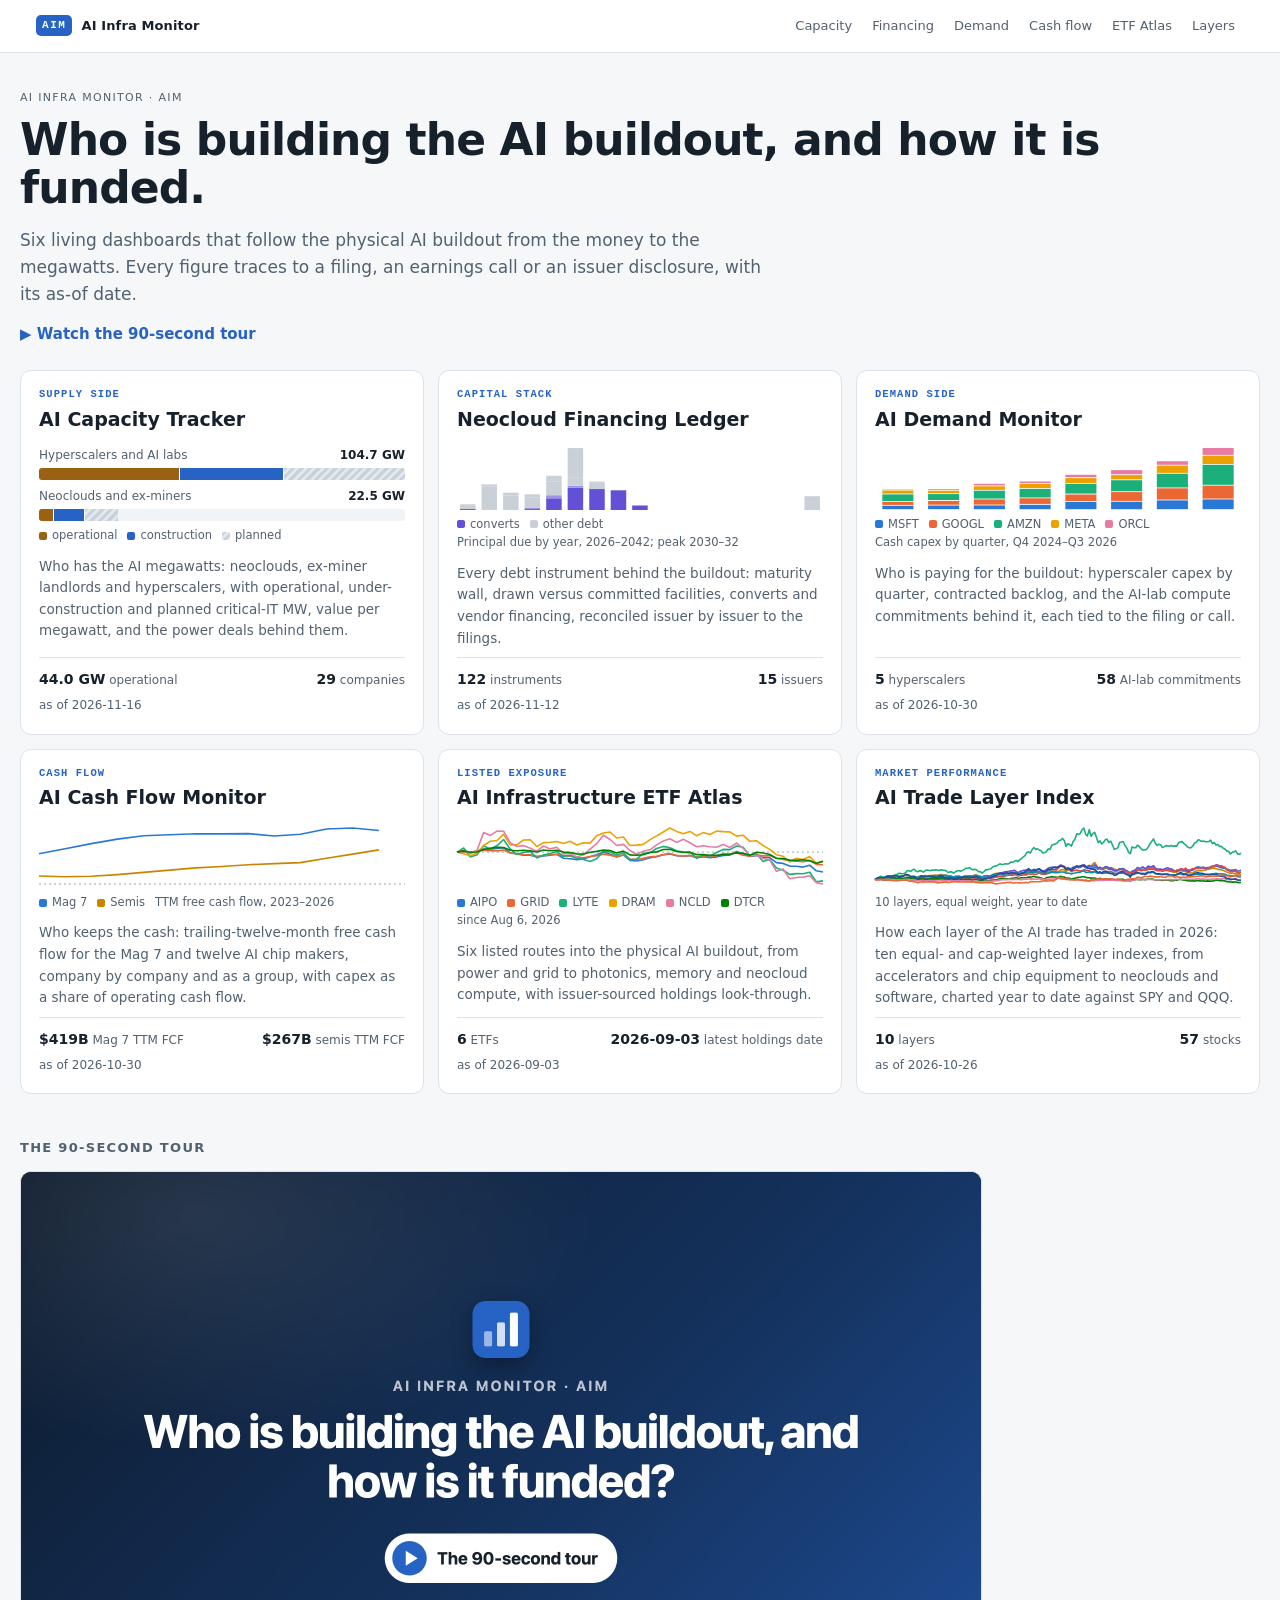
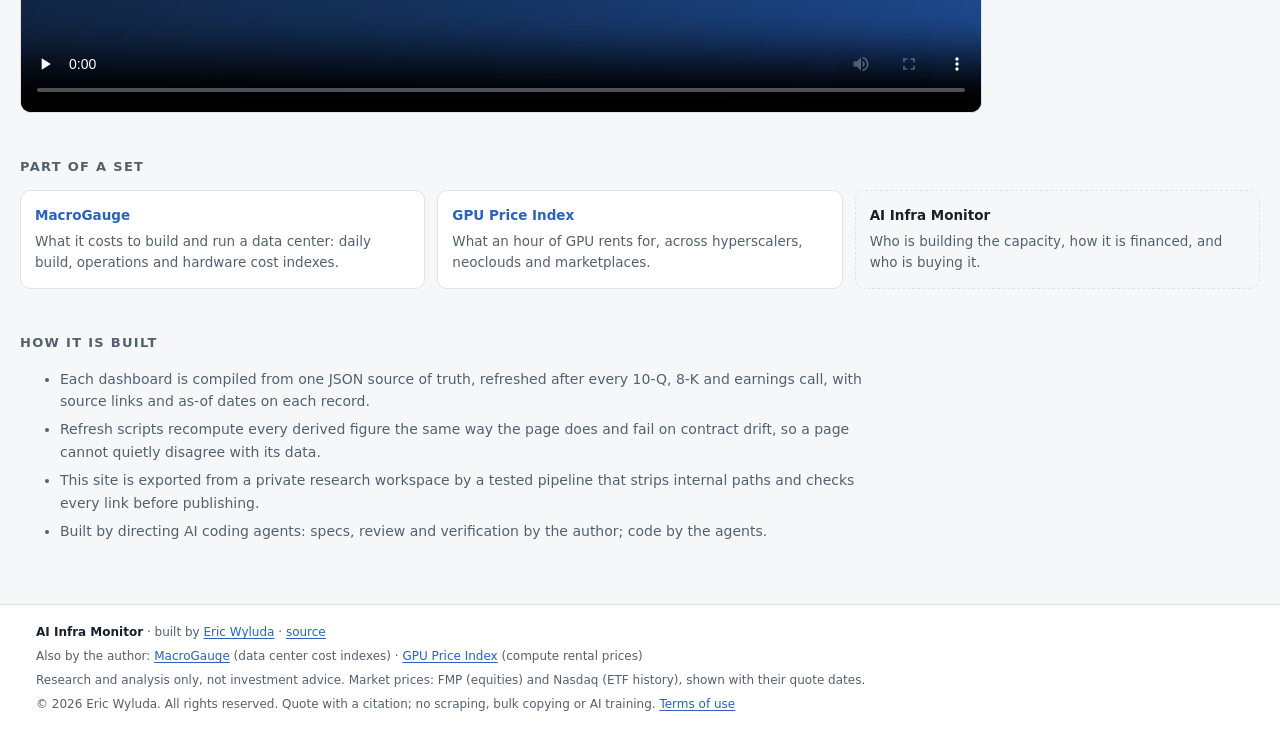
<file: site/index.html>
<!doctype html>
<html lang="en">
<head>
<meta charset="utf-8" />
<meta name="viewport" content="width=device-width, initial-scale=1" />
<title>AI Infra Monitor · who is building the AI buildout, and how it is funded</title>
<!-- © 2026 Eric Wyluda. All rights reserved. Terms: https://ewyluda.github.io/ai-infra-monitor/terms.html · AIM canary 242a3ced-c0e2-472b-8a07-06ca97b03cf8 --><meta name="tdm-reservation" content="1" /><meta name="tdm-policy" content="https://ewyluda.github.io/ai-infra-monitor/terms.html" /><meta name="robots" content="noai, noimageai" /><meta name="description" content="Living dashboards on the AI infrastructure buildout: neocloud megawatts, the financing stack behind them, hyperscaler and AI-lab demand, the free cash flow of the Mag 7 and the chip makers, the listed ETF map, and how each layer of the AI trade has traded. Compiled from SEC filings and company disclosures." /><link rel="canonical" href="https://ewyluda.github.io/ai-infra-monitor/" /><link rel="icon" href="assets/favicon.svg" type="image/svg+xml" /><link rel="apple-touch-icon" href="assets/apple-touch-icon.png" /><meta name="theme-color" content="#F6F7F9" /><meta property="og:type" content="website" /><meta property="og:site_name" content="AI Infra Monitor" /><meta property="og:title" content="AI Infra Monitor · who is building the AI buildout, and how it is funded" /><meta property="og:description" content="Living dashboards on the AI infrastructure buildout: neocloud megawatts, the financing stack behind them, hyperscaler and AI-lab demand, the free cash flow of the Mag 7 and the chip makers, the listed ETF map, and how each layer of the AI trade has traded. Compiled from SEC filings and company disclosures." /><meta property="og:url" content="https://ewyluda.github.io/ai-infra-monitor/" /><meta property="og:image" content="https://ewyluda.github.io/ai-infra-monitor/assets/og-image.png" /><meta property="og:image:width" content="1200" /><meta property="og:image:height" content="630" /><meta property="og:image:alt" content="AI Infra Monitor: who is building the AI buildout, and how it is funded." /><meta name="twitter:card" content="summary_large_image" />
<link rel="stylesheet" href="assets/brand.css" />
</head>
<body class="aim-page">
<header class="aim-bar"><div class="aim-bar-in"><a class="aim-brand" href="index.html"><span class="aim-mark">AIM</span><span>AI Infra Monitor</span></a><nav class="aim-nav" aria-label="Dashboards"><a href="neocloud-capacity-tracker.html">Capacity</a><a href="neocloud-financing-ledger.html">Financing</a><a href="ai-demand-monitor.html">Demand</a><a href="ai-cash-flow-monitor.html">Cash flow</a><a href="ai-infrastructure-etf-atlas.html">ETF Atlas</a><a href="ai-trade-layer-index.html">Layers</a></nav></div></header>
<main class="aim-main">
<p class="aim-kicker">AI Infra Monitor · AIM</p>
<h1>Who is building the AI buildout, and how it is funded.</h1>
<p class="aim-lede">Six living dashboards that follow the physical AI buildout from the money to the megawatts. Every
figure traces to a filing, an earnings call or an issuer disclosure, with its as-of date.</p>
<p class="aim-tour-link"><a href="#tour">▶ Watch the 90-second tour</a></p>
<div class="aim-grid"><a class="aim-card" href="neocloud-capacity-tracker.html"><span class="aim-card-tag">Supply side</span><h2>AI Capacity Tracker</h2><div class="aim-preview" aria-hidden="true"><div class="aim-hbar"><span>Hyperscalers and AI labs</span><b>104.7 GW</b><div class="aim-hbar-track"><i class="aim-seg-op" style="width:38.33%"></i><i class="aim-seg-con" style="width:28.41%"></i><i class="aim-seg-plan" style="width:33.26%"></i></div></div><div class="aim-hbar"><span>Neoclouds and ex-miners</span><b>22.5 GW</b><div class="aim-hbar-track"><i class="aim-seg-op" style="width:3.74%"></i><i class="aim-seg-con" style="width:8.56%"></i><i class="aim-seg-plan" style="width:9.20%"></i></div></div><div class="aim-preview-cap"><span class="aim-key"><i style="background:#9A6210"></i>operational</span><span class="aim-key"><i style="background:#2763C4"></i>construction</span><span class="aim-key"><i style="background:repeating-linear-gradient(135deg,#C9D1DA 0 3px,#E3E8EE 3px 6px)"></i>planned</span></div></div><p>Who has the AI megawatts: neoclouds, ex-miner landlords and hyperscalers, with operational, under-construction and planned critical-IT MW, value per megawatt, and the power deals behind them.</p><div class="aim-stat"><span><b>44.0 GW</b> operational</span><span><b>29</b> companies</span><span class="aim-asof">as of 2026-11-16</span></div></a><a class="aim-card" href="neocloud-financing-ledger.html"><span class="aim-card-tag">Capital stack</span><h2>Neocloud Financing Ledger</h2><div class="aim-preview" aria-hidden="true"><svg class="aim-preview-plot" viewBox="0 0 300 64" preserveAspectRatio="none"><rect x="2.5" y="63" width="12.7" height="1" fill="#6250d6"/><rect x="2.5" y="58.3" width="12.7" height="4.8" fill="#c9d0d8"/><rect x="2.5" y="58.2" width="12.7" height="0.1" fill="#c9d0d8"/><rect x="20.1" y="40.2" width="12.7" height="23.8" fill="#c9d0d8"/><rect x="20.1" y="38.4" width="12.7" height="1.8" fill="#c9d0d8"/><rect x="37.8" y="49.5" width="12.7" height="14.5" fill="#c9d0d8"/><rect x="37.8" y="46.7" width="12.7" height="2.8" fill="#c9d0d8"/><rect x="37.8" y="46.7" width="12.7" height="0" fill="#c9d0d8"/><rect x="55.4" y="63.1" width="12.7" height="0.9" fill="#6250d6"/><rect x="55.4" y="61.7" width="12.7" height="1.4" fill="#9d93e8"/><rect x="55.4" y="61.6" width="12.7" height="0.2" fill="#9d93e8"/><rect x="55.4" y="51.6" width="12.7" height="9.9" fill="#c9d0d8"/><rect x="55.4" y="51.1" width="12.7" height="0.6" fill="#c9d0d8"/><rect x="55.4" y="48.5" width="12.7" height="2.6" fill="#c9d0d8"/><rect x="55.4" y="48.1" width="12.7" height="0.4" fill="#c9d0d8"/><rect x="73.1" y="52.3" width="12.7" height="11.7" fill="#6250d6"/><rect x="73.1" y="49.2" width="12.7" height="3" fill="#9d93e8"/><rect x="73.1" y="35.7" width="12.7" height="13.5" fill="#c9d0d8"/><rect x="73.1" y="30.8" width="12.7" height="4.9" fill="#c9d0d8"/><rect x="73.1" y="29.7" width="12.7" height="1.2" fill="#c9d0d8"/><rect x="90.7" y="41.8" width="12.7" height="22.2" fill="#6250d6"/><rect x="90.7" y="39.9" width="12.7" height="1.9" fill="#9d93e8"/><rect x="90.7" y="39.7" width="12.7" height="0.2" fill="#9d93e8"/><rect x="90.7" y="31.8" width="12.7" height="7.9" fill="#c9d0d8"/><rect x="90.7" y="3.9" width="12.7" height="27.9" fill="#c9d0d8"/><rect x="90.7" y="2" width="12.7" height="1.9" fill="#c9d0d8"/><rect x="108.4" y="43" width="12.7" height="21" fill="#6250d6"/><rect x="108.4" y="36.2" width="12.7" height="6.9" fill="#c9d0d8"/><rect x="108.4" y="35.5" width="12.7" height="0.7" fill="#c9d0d8"/><rect x="126" y="44.3" width="12.7" height="19.7" fill="#6250d6"/><rect x="143.6" y="59.5" width="12.7" height="4.5" fill="#6250d6"/><rect x="161.3" y="64" width="12.7" height="0" fill="#c9d0d8"/><rect x="284.8" y="50.2" width="12.7" height="13.8" fill="#c9d0d8"/></svg><div class="aim-preview-cap"><span class="aim-key"><i style="background:#6250d6"></i>converts</span><span class="aim-key"><i style="background:#c9d0d8"></i>other debt</span><span>Principal due by year, 2026–2042; peak 2030–32</span></div></div><p>Every debt instrument behind the buildout: maturity wall, drawn versus committed facilities, converts and vendor financing, reconciled issuer by issuer to the filings.</p><div class="aim-stat"><span><b>122</b> instruments</span><span><b>15</b> issuers</span><span class="aim-asof">as of 2026-11-12</span></div></a><a class="aim-card" href="ai-demand-monitor.html"><span class="aim-card-tag">Demand side</span><h2>AI Demand Monitor</h2><div class="aim-preview" aria-hidden="true"><svg class="aim-preview-plot" viewBox="0 0 300 64" preserveAspectRatio="none"><rect x="6" y="59.7" width="25.5" height="3.5" fill="#2a78d6"/><rect x="6" y="55.9" width="25.5" height="3" fill="#eb6834"/><rect x="6" y="48.4" width="25.5" height="6.7" fill="#1baf7a"/><rect x="6" y="44.5" width="25.5" height="3.1" fill="#eda100"/><rect x="6" y="43.5" width="25.5" height="0.4" fill="#e87ba4"/><rect x="43.5" y="59.5" width="25.5" height="3.7" fill="#2a78d6"/><rect x="43.5" y="54.9" width="25.5" height="3.8" fill="#eb6834"/><rect x="43.5" y="48.1" width="25.5" height="5.9" fill="#1baf7a"/><rect x="43.5" y="44.7" width="25.5" height="2.7" fill="#eda100"/><rect x="43.5" y="43.1" width="25.5" height="0.8" fill="#e87ba4"/><rect x="81" y="59.4" width="25.5" height="3.8" fill="#2a78d6"/><rect x="81" y="53.4" width="25.5" height="5.2" fill="#eb6834"/><rect x="81" y="44.7" width="25.5" height="7.9" fill="#1baf7a"/><rect x="81" y="40.3" width="25.5" height="3.6" fill="#eda100"/><rect x="81" y="37.8" width="25.5" height="1.6" fill="#e87ba4"/><rect x="118.5" y="58.8" width="25.5" height="4.4" fill="#2a78d6"/><rect x="118.5" y="52.3" width="25.5" height="5.6" fill="#eb6834"/><rect x="118.5" y="42.9" width="25.5" height="8.6" fill="#1baf7a"/><rect x="118.5" y="37.8" width="25.5" height="4.3" fill="#eda100"/><rect x="118.5" y="35.5" width="25.5" height="1.5" fill="#e87ba4"/><rect x="156" y="56" width="25.5" height="7.2" fill="#2a78d6"/><rect x="156" y="48.5" width="25.5" height="6.7" fill="#eb6834"/><rect x="156" y="37.8" width="25.5" height="9.8" fill="#1baf7a"/><rect x="156" y="32.1" width="25.5" height="5" fill="#eda100"/><rect x="156" y="28.8" width="25.5" height="2.4" fill="#e87ba4"/><rect x="193.5" y="55.7" width="25.5" height="7.5" fill="#2a78d6"/><rect x="193.5" y="46.1" width="25.5" height="8.8" fill="#eb6834"/><rect x="193.5" y="34.2" width="25.5" height="11.1" fill="#1baf7a"/><rect x="193.5" y="29.1" width="25.5" height="4.3" fill="#eda100"/><rect x="193.5" y="24.1" width="25.5" height="4.2" fill="#e87ba4"/><rect x="231" y="54.4" width="25.5" height="8.8" fill="#2a78d6"/><rect x="231" y="42.3" width="25.5" height="11.3" fill="#eb6834"/><rect x="231" y="27.7" width="25.5" height="13.8" fill="#1baf7a"/><rect x="231" y="19.6" width="25.5" height="7.3" fill="#eda100"/><rect x="231" y="15.2" width="25.5" height="3.6" fill="#e87ba4"/><rect x="268.5" y="53.4" width="25.5" height="9.8" fill="#2a78d6"/><rect x="268.5" y="39.6" width="25.5" height="13" fill="#eb6834"/><rect x="268.5" y="18.8" width="25.5" height="20" fill="#1baf7a"/><rect x="268.5" y="9.7" width="25.5" height="8.3" fill="#eda100"/><rect x="268.5" y="2" width="25.5" height="6.9" fill="#e87ba4"/></svg><div class="aim-preview-cap"><span class="aim-key"><i style="background:#2a78d6"></i>MSFT</span><span class="aim-key"><i style="background:#eb6834"></i>GOOGL</span><span class="aim-key"><i style="background:#1baf7a"></i>AMZN</span><span class="aim-key"><i style="background:#eda100"></i>META</span><span class="aim-key"><i style="background:#e87ba4"></i>ORCL</span><span>Cash capex by quarter, Q4 2024–Q3 2026</span></div></div><p>Who is paying for the buildout: hyperscaler capex by quarter, contracted backlog, and the AI-lab compute commitments behind it, each tied to the filing or call.</p><div class="aim-stat"><span><b>5</b> hyperscalers</span><span><b>58</b> AI-lab commitments</span><span class="aim-asof">as of 2026-10-30</span></div></a><a class="aim-card" href="ai-cash-flow-monitor.html"><span class="aim-card-tag">Cash flow</span><h2>AI Cash Flow Monitor</h2><div class="aim-preview" aria-hidden="true"><svg class="aim-preview-plot" viewBox="0 0 300 64" preserveAspectRatio="none"><line x1="0" x2="300" y1="60" y2="60" stroke="#9AA6B2" stroke-dasharray="2 3" vector-effect="non-scaling-stroke"/><path d="M0,29.8 L21.4,24.8 L42.9,19.6 L64.3,15.1 L85.7,11.8 L107.1,10.7 L128.6,9.8 L150,9.9 L171.4,9.6 L192.9,12 L214.3,10.2 L235.7,5 L257.1,4 L278.6,6.5" fill="none" stroke="#2a78d6" stroke-width="1.6" stroke-linejoin="round" vector-effect="non-scaling-stroke"/><path d="M0,52 L21.4,52.7 L42.9,52.3 L64.3,50.6 L85.7,48.4 L107.1,46.1 L128.6,43.9 L150,42.5 L171.4,40.7 L192.9,39.6 L214.3,38.6 L235.7,34.2 L257.1,30.1 L278.6,25.9" fill="none" stroke="#c98500" stroke-width="1.6" stroke-linejoin="round" vector-effect="non-scaling-stroke"/></svg><div class="aim-preview-cap"><span class="aim-key"><i style="background:#2a78d6"></i>Mag 7</span><span class="aim-key"><i style="background:#c98500"></i>Semis</span><span>TTM free cash flow, 2023–2026</span></div></div><p>Who keeps the cash: trailing-twelve-month free cash flow for the Mag 7 and twelve AI chip makers, company by company and as a group, with capex as a share of operating cash flow.</p><div class="aim-stat"><span><b>$419B</b> Mag 7 TTM FCF</span><span><b>$267B</b> semis TTM FCF</span><span class="aim-asof">as of 2026-10-30</span></div></a><a class="aim-card" href="ai-infrastructure-etf-atlas.html"><span class="aim-card-tag">Listed exposure</span><h2>AI Infrastructure ETF Atlas</h2><div class="aim-preview" aria-hidden="true"><svg class="aim-preview-plot" viewBox="0 0 300 64" preserveAspectRatio="none"><line x1="0" x2="300" y1="28.1" y2="28.1" stroke="#9AA6B2" stroke-dasharray="2 3" vector-effect="non-scaling-stroke"/><path d="M0,28.1 L5.5,27.1 L10.9,28.7 L16.4,26.9 L21.8,25 L27.3,25.3 L32.7,24.4 L38.2,23.7 L43.6,28.8 L49.1,30 L54.5,31.1 L60,31.3 L65.5,33 L70.9,32 L76.4,31.3 L81.8,30.3 L87.3,34.3 L92.7,34.8 L98.2,35.6 L103.6,34.9 L109.1,32.8 L114.5,30.8 L120,28 L125.5,30.3 L130.9,33 L136.4,31.1 L141.8,36.4 L147.3,37 L152.7,35.8 L158.2,33.8 L163.6,32.7 L169.1,30.8 L174.5,30 L180,31.6 L185.5,32.3 L190.9,31.6 L196.4,33.8 L201.8,32.6 L207.3,33.8 L212.7,32.9 L218.2,31.5 L223.6,31.1 L229.1,27.5 L234.5,29.8 L240,32.4 L245.5,31.6 L250.9,33.5 L256.4,33.6 L261.8,38.6 L267.3,39.4 L272.7,42.1 L278.2,42.2 L283.6,43.1 L289.1,41.2 L294.5,46.8 L300,48" fill="none" stroke="#2a78d6" stroke-width="1.6" stroke-linejoin="round" vector-effect="non-scaling-stroke"/><path d="M0,28.1 L5.5,27.7 L10.9,28.4 L16.4,27.1 L21.8,26.3 L27.3,26.7 L32.7,26.9 L38.2,26.1 L43.6,29.1 L49.1,29.7 L54.5,30.6 L60,30.7 L65.5,32.2 L70.9,31.5 L76.4,30.7 L81.8,30.3 L87.3,31.6 L92.7,32.1 L98.2,33.7 L103.6,33.7 L109.1,32.5 L114.5,31.8 L120,30.1 L125.5,31.1 L130.9,32.7 L136.4,30.8 L141.8,35 L147.3,35.2 L152.7,34.4 L158.2,32.9 L163.6,32.2 L169.1,30.6 L174.5,29.6 L180,31.4 L185.5,32.2 L190.9,31.4 L196.4,32.6 L201.8,32.1 L207.3,32.8 L212.7,31.9 L218.2,29.6 L223.6,30 L229.1,28.8 L234.5,31.3 L240,32.2 L245.5,30.7 L250.9,31.9 L256.4,31.6 L261.8,34.2 L267.3,35.5 L272.7,36.8 L278.2,37.3 L283.6,37.8 L289.1,36.4 L294.5,40.4 L300,40.7" fill="none" stroke="#eb6834" stroke-width="1.6" stroke-linejoin="round" vector-effect="non-scaling-stroke"/><path d="M0,28.1 L5.5,24 L10.9,33 L16.4,30.8 L21.8,21.9 L27.3,24.8 L32.7,21.8 L38.2,15.5 L43.6,25 L49.1,30.3 L54.5,28.5 L60,27.4 L65.5,34 L70.9,31.1 L76.4,29.5 L81.8,27.5 L87.3,32.5 L92.7,31.1 L98.2,34.5 L103.6,35.5 L109.1,37.5 L114.5,34.8 L120,27.1 L125.5,28 L130.9,31.3 L136.4,28.6 L141.8,35.9 L147.3,35.2 L152.7,29.2 L158.2,28.6 L163.6,24.5 L169.1,22.4 L174.5,23.8 L180,26.8 L185.5,28.1 L190.9,27.7 L196.4,34.2 L201.8,30.9 L207.3,32.1 L212.7,28.5 L218.2,25.4 L223.6,25.6 L229.1,22 L234.5,23.2 L240,32.1 L245.5,29.8 L250.9,37.6 L256.4,35.6 L261.8,44.1 L267.3,46.3 L272.7,50.4 L278.2,49.6 L283.6,49.8 L289.1,48.2 L294.5,57.8 L300,56.9" fill="none" stroke="#1baf7a" stroke-width="1.6" stroke-linejoin="round" vector-effect="non-scaling-stroke"/><path d="M0,28.1 L5.5,29.8 L10.9,31.8 L16.4,29.2 L21.8,21.5 L27.3,17.3 L32.7,16.5 L38.2,10.4 L43.6,20.9 L49.1,20.8 L54.5,16 L60,15.8 L65.5,22.5 L70.9,18.6 L76.4,18.3 L81.8,17.5 L87.3,19.4 L92.7,17.3 L98.2,21 L103.6,18.7 L109.1,19.1 L114.5,11.8 L120,9 L125.5,8 L130.9,14 L136.4,13 L141.8,21.5 L147.3,21.1 L152.7,20.4 L158.2,15.6 L163.6,11.9 L169.1,8 L174.5,4 L180,7.4 L185.5,9.7 L190.9,7.4 L196.4,11.8 L201.8,8.6 L207.3,10.5 L212.7,7.1 L218.2,7.6 L223.6,7.9 L229.1,12.1 L234.5,11.2 L240,17.3 L245.5,16.7 L250.9,21.6 L256.4,25.4 L261.8,30.7 L267.3,32.3 L272.7,38 L278.2,34.3 L283.6,35.5 L289.1,32.6 L294.5,39.5 L300,36.8" fill="none" stroke="#eda100" stroke-width="1.6" stroke-linejoin="round" vector-effect="non-scaling-stroke"/><path d="M0,28.1 L5.5,26.4 L10.9,29.8 L16.4,26.5 L21.8,8.6 L27.3,11.4 L32.7,7.1 L38.2,7.2 L43.6,18.6 L49.1,22.5 L54.5,21.6 L60,24.3 L65.5,27.2 L70.9,22 L76.4,24.9 L81.8,23.3 L87.3,29.9 L92.7,29.4 L98.2,33 L103.6,30.8 L109.1,25.1 L114.5,19.7 L120,11.3 L125.5,15.5 L130.9,21.5 L136.4,20.4 L141.8,26.5 L147.3,30.2 L152.7,27.3 L158.2,25.8 L163.6,20.9 L169.1,16.9 L174.5,14.8 L180,18.4 L185.5,15.3 L190.9,18.7 L196.4,22.8 L201.8,21.7 L207.3,22.8 L212.7,23.2 L218.2,20.4 L223.6,23.5 L229.1,19.1 L234.5,24.2 L240,31.8 L245.5,31.2 L250.9,34.4 L256.4,36.2 L261.8,47.3 L267.3,45 L272.7,54.7 L278.2,53.5 L283.6,53.1 L289.1,51.8 L294.5,58.6 L300,60" fill="none" stroke="#e87ba4" stroke-width="1.6" stroke-linejoin="round" vector-effect="non-scaling-stroke"/><path d="M0,28.1 L5.5,26.9 L10.9,28.2 L16.4,28 L21.8,25.5 L27.3,24.2 L32.7,23.2 L38.2,23.6 L43.6,26.3 L49.1,26.8 L54.5,26.3 L60,26.9 L65.5,28 L70.9,26 L76.4,26.8 L81.8,26.2 L87.3,28.1 L92.7,28.5 L98.2,29.9 L103.6,30.1 L109.1,28.3 L114.5,27.4 L120,26.1 L125.5,26.5 L130.9,29.1 L136.4,27.1 L141.8,30.9 L147.3,31.2 L152.7,30.7 L158.2,28.5 L163.6,27.9 L169.1,25.5 L174.5,25.2 L180,27.5 L185.5,28.2 L190.9,28.6 L196.4,30.5 L201.8,30.6 L207.3,31.2 L212.7,31.4 L218.2,30.7 L223.6,30.2 L229.1,28.9 L234.5,29.2 L240,31.2 L245.5,28.2 L250.9,29 L256.4,30.5 L261.8,34.3 L267.3,34.5 L272.7,36.1 L278.2,36.4 L283.6,35.7 L289.1,36.8 L294.5,39.2 L300,37.4" fill="none" stroke="#008300" stroke-width="1.6" stroke-linejoin="round" vector-effect="non-scaling-stroke"/></svg><div class="aim-preview-cap"><span class="aim-key"><i style="background:#2a78d6"></i>AIPO</span><span class="aim-key"><i style="background:#eb6834"></i>GRID</span><span class="aim-key"><i style="background:#1baf7a"></i>LYTE</span><span class="aim-key"><i style="background:#eda100"></i>DRAM</span><span class="aim-key"><i style="background:#e87ba4"></i>NCLD</span><span class="aim-key"><i style="background:#008300"></i>DTCR</span><span>since Aug 6, 2026</span></div></div><p>Six listed routes into the physical AI buildout, from power and grid to photonics, memory and neocloud compute, with issuer-sourced holdings look-through.</p><div class="aim-stat"><span><b>6</b> ETFs</span><span><b>2026-09-03</b> latest holdings date</span><span class="aim-asof">as of 2026-09-03</span></div></a><a class="aim-card" href="ai-trade-layer-index.html"><span class="aim-card-tag">Market performance</span><h2>AI Trade Layer Index</h2><div class="aim-preview" aria-hidden="true"><svg class="aim-preview-plot" viewBox="0 0 300 64" preserveAspectRatio="none"><line x1="0" x2="300" y1="55.6" y2="55.6" stroke="#9AA6B2" stroke-dasharray="2 3" vector-effect="non-scaling-stroke"/><path d="M0,55.6 L1.5,55.2 L2.9,55.2 L4.4,55.2 L5.9,55.4 L7.3,55.6 L8.8,55.6 L10.2,55.5 L11.7,55.4 L13.2,55.6 L14.6,55.4 L16.1,55.3 L17.6,55.6 L19,55.2 L20.5,55.1 L22,55.1 L23.4,55.2 L24.9,55 L26.3,55 L27.8,55.1 L29.3,55.4 L30.7,55.3 L32.2,55.6 L33.7,56.2 L35.1,56.2 L36.6,55.2 L38,54.9 L39.5,55 L41,54.9 L42.4,55.2 L43.9,55.2 L45.4,55.2 L46.8,55.2 L48.3,55.2 L49.8,55.1 L51.2,55.2 L52.7,54.9 L54.1,54.7 L55.6,55.1 L57.1,55.2 L58.5,55.3 L60,55.7 L61.5,55.4 L62.9,55.5 L64.4,55.4 L65.9,55 L67.3,54.9 L68.8,54.9 L70.2,55.3 L71.7,55.5 L73.2,55.2 L74.6,55.1 L76.1,55.2 L77.6,55.1 L79,55.3 L80.5,55 L82,55 L83.4,54.3 L84.9,54.8 L86.3,55.1 L87.8,55.6 L89.3,54.7 L90.7,54.3 L92.2,54.3 L93.7,54.2 L95.1,54.1 L96.6,53.5 L98,53.3 L99.5,52.8 L101,52.6 L102.4,52.2 L103.9,52.1 L105.4,51.9 L106.8,51.6 L108.3,51.4 L109.8,51.3 L111.2,50.3 L112.7,50.1 L114.1,49 L115.6,49.4 L117.1,50.1 L118.5,49.9 L120,49.5 L121.5,49.4 L122.9,49.7 L124.4,49.4 L125.9,48 L127.3,48.8 L128.8,48 L130.2,48 L131.7,48.4 L133.2,47.9 L134.6,47.2 L136.1,48.1 L137.6,48.4 L139,48.3 L140.5,47.2 L142,46.6 L143.4,46.3 L144.9,45.5 L146.3,45.9 L147.8,45.2 L149.3,44.9 L150.7,43.6 L152.2,42 L153.7,41.9 L155.1,42.4 L156.6,44.9 L158,44.1 L159.5,44.8 L161,45.9 L162.4,44.5 L163.9,43.9 L165.4,42.4 L166.8,43.7 L168.3,43.1 L169.8,41.8 L171.2,42.3 L172.7,43.9 L174.1,44 L175.6,44.1 L177.1,44.8 L178.5,44 L180,43 L181.5,44.2 L182.9,45.3 L184.4,44.6 L185.9,45.6 L187.3,45.2 L188.8,44.3 L190.2,44.3 L191.7,45.5 L193.2,45.3 L194.6,45.7 L196.1,46.8 L197.6,47 L199,46.6 L200.5,45.5 L202,45.4 L203.4,45.6 L204.9,46.5 L206.3,46.9 L207.8,47.8 L209.3,48.8 L210.7,47.4 L212.2,47.2 L213.7,46.9 L215.1,45.3 L216.6,45.6 L218,45.4 L219.5,45.2 L221,45.8 L222.4,45.7 L223.9,45.3 L225.4,45.1 L226.8,45.1 L228.3,45.1 L229.8,46.1 L231.2,46.2 L232.7,45.9 L234.1,46.1 L235.6,46.7 L237.1,46.2 L238.5,46 L240,45.5 L241.5,46.5 L242.9,46.4 L244.4,46.7 L245.9,46.7 L247.3,46.6 L248.8,45.9 L250.2,45.4 L251.7,45.2 L253.2,45.8 L254.6,45.3 L256.1,46.6 L257.6,46.5 L259,46.2 L260.5,45.2 L262,44.7 L263.4,43.2 L264.9,42.9 L266.3,43.2 L267.8,43.5 L269.3,43.3 L270.7,43.9 L272.2,43.5 L273.7,43.6 L275.1,43.5 L276.6,42.8 L278,42.6 L279.5,42.1 L281,42.4 L282.4,43.4 L283.9,43.6 L285.4,44.2 L286.8,44 L288.3,45.3 L289.8,45.4 L291.2,46.4 L292.7,46 L294.1,46.1 L295.6,45.6 L297.1,47 L298.5,46.8 L300,46.2" fill="none" stroke="#2a78d6" stroke-width="1.6" stroke-linejoin="round" vector-effect="non-scaling-stroke"/><path d="M0,55.6 L1.5,54.8 L2.9,54.1 L4.4,53.5 L5.9,53.8 L7.3,54.1 L8.8,53.2 L10.2,53 L11.7,53 L13.2,53.1 L14.6,52.2 L16.1,51.9 L17.6,52.3 L19,52 L20.5,52.2 L22,52.2 L23.4,52.1 L24.9,51.5 L26.3,51.4 L27.8,51.1 L29.3,52.2 L30.7,52.1 L32.2,52.5 L33.7,53.4 L35.1,53.2 L36.6,52.1 L38,52 L39.5,52 L41,51.6 L42.4,52 L43.9,51.6 L45.4,51.5 L46.8,51.2 L48.3,51.2 L49.8,51.1 L51.2,51.2 L52.7,50.9 L54.1,50.5 L55.6,51.1 L57.1,51.2 L58.5,51.3 L60,52.2 L61.5,51.8 L62.9,52.4 L64.4,53.4 L65.9,52.6 L67.3,52.4 L68.8,52.3 L70.2,52.8 L71.7,52.7 L73.2,52.3 L74.6,52 L76.1,52.1 L77.6,51.7 L79,52 L80.5,51.6 L82,51.1 L83.4,51.3 L84.9,52.4 L86.3,52.5 L87.8,53.3 L89.3,52.3 L90.7,51.8 L92.2,52 L93.7,51.8 L95.1,51.7 L96.6,50.3 L98,49.8 L99.5,49.4 L101,49.4 L102.4,49.1 L103.9,49.4 L105.4,49.6 L106.8,48.9 L108.3,48.9 L109.8,49.1 L111.2,48.8 L112.7,49 L114.1,48.2 L115.6,48.7 L117.1,49.5 L118.5,49.5 L120,49.1 L121.5,49.3 L122.9,49.3 L124.4,48.6 L125.9,47.8 L127.3,48.6 L128.8,47.7 L130.2,47.7 L131.7,48.2 L133.2,47.8 L134.6,47.7 L136.1,48.4 L137.6,49.1 L139,49.3 L140.5,48.3 L142,48 L143.4,47.7 L144.9,46.9 L146.3,47.3 L147.8,47.5 L149.3,47.5 L150.7,47.4 L152.2,46.1 L153.7,45.6 L155.1,45.7 L156.6,47.6 L158,46.1 L159.5,45.8 L161,46.1 L162.4,43.5 L163.9,42.9 L165.4,42.1 L166.8,43.4 L168.3,42.9 L169.8,41.7 L171.2,40.8 L172.7,43.2 L174.1,43.1 L175.6,41.2 L177.1,42.5 L178.5,40.2 L180,38.5 L181.5,41.2 L182.9,43.6 L184.4,43.6 L185.9,45.2 L187.3,44.6 L188.8,43.6 L190.2,43.4 L191.7,44.5 L193.2,43.6 L194.6,44.1 L196.1,45 L197.6,45.6 L199,45.9 L200.5,44.7 L202,44.9 L203.4,44.8 L204.9,45.8 L206.3,46.7 L207.8,48.1 L209.3,49.6 L210.7,47.4 L212.2,47.3 L213.7,47 L215.1,45.7 L216.6,46.3 L218,46.4 L219.5,45.4 L221,46 L222.4,45.2 L223.9,44.3 L225.4,44.1 L226.8,44.7 L228.3,43.8 L229.8,45.2 L231.2,46.1 L232.7,46.1 L234.1,46.2 L235.6,46.6 L237.1,46.4 L238.5,46.4 L240,46.3 L241.5,47.3 L242.9,47.4 L244.4,48.1 L245.9,48.1 L247.3,48.1 L248.8,47.1 L250.2,46.4 L251.7,46.7 L253.2,47.5 L254.6,47.1 L256.1,48.8 L257.6,48.9 L259,49 L260.5,48.8 L262,47.8 L263.4,47 L264.9,46.5 L266.3,46.6 L267.8,46.7 L269.3,46.3 L270.7,46.2 L272.2,45.3 L273.7,45.2 L275.1,44.7 L276.6,44 L278,44.1 L279.5,44.8 L281,45.2 L282.4,45.6 L283.9,45.7 L285.4,46.4 L286.8,47.1 L288.3,48.1 L289.8,48.6 L291.2,49.4 L292.7,49.1 L294.1,49.6 L295.6,49.4 L297.1,51.1 L298.5,51.1 L300,50.7" fill="none" stroke="#c98500" stroke-width="1.6" stroke-linejoin="round" vector-effect="non-scaling-stroke"/><path d="M0,55.6 L1.5,54.4 L2.9,54.4 L4.4,52.2 L5.9,52.8 L7.3,53.6 L8.8,52.5 L10.2,51.9 L11.7,52 L13.2,52.2 L14.6,51.7 L16.1,51.3 L17.6,50.8 L19,49.5 L20.5,49.4 L22,49.7 L23.4,49.6 L24.9,48.9 L26.3,46.8 L27.8,46.6 L29.3,47.5 L30.7,45.8 L32.2,45.2 L33.7,47.3 L35.1,47.7 L36.6,46.6 L38,46.9 L39.5,48.2 L41,46.8 L42.4,46 L43.9,46.2 L45.4,46.7 L46.8,46.1 L48.3,46.3 L49.8,45.9 L51.2,46 L52.7,46.6 L54.1,45.8 L55.6,46.1 L57.1,46.3 L58.5,47 L60,48.6 L61.5,47.6 L62.9,48 L64.4,49.2 L65.9,47.8 L67.3,47.1 L68.8,46.6 L70.2,47.3 L71.7,46.4 L73.2,45.4 L74.6,44.2 L76.1,44.3 L77.6,43.7 L79,45.2 L80.5,45.6 L82,45.3 L83.4,46 L84.9,47.8 L86.3,47.6 L87.8,49.1 L89.3,47.7 L90.7,45.9 L92.2,45.8 L93.7,45 L95.1,44.8 L96.6,42.9 L98,42.1 L99.5,42 L101,40.9 L102.4,39.8 L103.9,40.5 L105.4,40.2 L106.8,39.8 L108.3,40 L109.8,39.6 L111.2,38.1 L112.7,38.2 L114.1,37.5 L115.6,36.4 L117.1,37.6 L118.5,35.7 L120,34.7 L121.5,33 L122.9,31.6 L124.4,28.7 L125.9,27.7 L127.3,29.1 L128.8,25.5 L130.2,23.5 L131.7,25.5 L133.2,24.8 L134.6,25.9 L136.1,26.7 L137.6,29 L139,28.5 L140.5,27.7 L142,24.9 L143.4,25.5 L144.9,21.3 L146.3,20.5 L147.8,20 L149.3,19 L150.7,16.8 L152.2,16.3 L153.7,14.4 L155.1,16.5 L156.6,22.2 L158,19.7 L159.5,20.5 L161,22.1 L162.4,17.5 L163.9,15.3 L165.4,9.7 L166.8,10.6 L168.3,9.4 L169.8,5.7 L171.2,4 L172.7,10.4 L174.1,12 L175.6,5.6 L177.1,12.2 L178.5,9.7 L180,8.4 L181.5,13.2 L182.9,18.6 L184.4,16.9 L185.9,20 L187.3,18.2 L188.8,15.7 L190.2,15.1 L191.7,18.6 L193.2,17 L194.6,20.8 L196.1,25.2 L197.6,24.8 L199,23.9 L200.5,18.5 L202,18.1 L203.4,17.5 L204.9,21.5 L206.3,23.9 L207.8,28.1 L209.3,29.7 L210.7,22.9 L212.2,23.8 L213.7,23.8 L215.1,21.1 L216.6,22.5 L218,24.6 L219.5,26 L221,26 L222.4,25.4 L223.9,23.2 L225.4,19.8 L226.8,17.5 L228.3,14.9 L229.8,19.2 L231.2,21.4 L232.7,20.3 L234.1,20.7 L235.6,23.5 L237.1,22.6 L238.5,21.6 L240,21.9 L241.5,22.2 L242.9,21.5 L244.4,22.2 L245.9,21.9 L247.3,22.2 L248.8,18.8 L250.2,18 L251.7,17.6 L253.2,19.6 L254.6,20.8 L256.1,22.9 L257.6,23.9 L259,23.7 L260.5,21.9 L262,19 L263.4,18.3 L264.9,15.8 L266.3,16.3 L267.8,17.5 L269.3,17 L270.7,17.8 L272.2,17.7 L273.7,17.5 L275.1,16.2 L276.6,19.6 L278,18.5 L279.5,21 L281,20.4 L282.4,22.4 L283.9,22.4 L285.4,24.3 L286.8,25 L288.3,26.9 L289.8,27.3 L291.2,30 L292.7,28.3 L294.1,27.9 L295.6,26.9 L297.1,29.9 L298.5,30.3 L300,29.3" fill="none" stroke="#1baf7a" stroke-width="1.6" stroke-linejoin="round" vector-effect="non-scaling-stroke"/><path d="M0,55.6 L1.5,55.1 L2.9,55.6 L4.4,55.3 L5.9,55.2 L7.3,56.1 L8.8,55.8 L10.2,55.6 L11.7,55 L13.2,55.6 L14.6,55.3 L16.1,55.4 L17.6,55.1 L19,55.4 L20.5,55.3 L22,55.6 L23.4,55.6 L24.9,55 L26.3,54.7 L27.8,54.9 L29.3,55.2 L30.7,54.9 L32.2,54.8 L33.7,55.6 L35.1,55.5 L36.6,54.2 L38,53.2 L39.5,53.2 L41,53.9 L42.4,54.4 L43.9,54.2 L45.4,54.1 L46.8,53.9 L48.3,53.5 L49.8,53.4 L51.2,53.4 L52.7,53.4 L54.1,52.9 L55.6,53.6 L57.1,53.5 L58.5,52.8 L60,54.1 L61.5,53.7 L62.9,53.8 L64.4,54.5 L65.9,53.6 L67.3,53.5 L68.8,53.3 L70.2,53.9 L71.7,53.7 L73.2,53.3 L74.6,53.5 L76.1,53.1 L77.6,52.4 L79,53.4 L80.5,52.9 L82,52.6 L83.4,52.5 L84.9,53.9 L86.3,53.8 L87.8,54.9 L89.3,54 L90.7,53.5 L92.2,52.6 L93.7,52.9 L95.1,52.4 L96.6,51.2 L98,51.2 L99.5,50.2 L101,49.5 L102.4,48.9 L103.9,48.8 L105.4,48.3 L106.8,47.9 L108.3,47.5 L109.8,47.2 L111.2,46.8 L112.7,47 L114.1,46.3 L115.6,47.3 L117.1,48.6 L118.5,47.8 L120,47.1 L121.5,46.4 L122.9,46.4 L124.4,45.8 L125.9,46.1 L127.3,47.4 L128.8,47.1 L130.2,45.4 L131.7,45.8 L133.2,45.3 L134.6,45.1 L136.1,46 L137.6,47.3 L139,46.5 L140.5,45.6 L142,44.2 L143.4,43.6 L144.9,43.2 L146.3,43.4 L147.8,43.4 L149.3,43.2 L150.7,43.2 L152.2,40.9 L153.7,41.7 L155.1,42.4 L156.6,44.5 L158,43.6 L159.5,44.6 L161,44.6 L162.4,43.2 L163.9,42.9 L165.4,41.7 L166.8,43.4 L168.3,43.2 L169.8,42.3 L171.2,40.5 L172.7,42.5 L174.1,42.3 L175.6,41.8 L177.1,43.1 L178.5,41.9 L180,40.9 L181.5,42.5 L182.9,44.3 L184.4,43.2 L185.9,44.7 L187.3,43.8 L188.8,42.6 L190.2,42.7 L191.7,44.2 L193.2,43.9 L194.6,45.1 L196.1,46.6 L197.6,46.8 L199,46.3 L200.5,44.9 L202,44.8 L203.4,44.6 L204.9,46.3 L206.3,47.1 L207.8,48.5 L209.3,49.8 L210.7,47.4 L212.2,46.6 L213.7,45.5 L215.1,43.6 L216.6,44.2 L218,44 L219.5,42.8 L221,44.3 L222.4,44.1 L223.9,42.1 L225.4,42.7 L226.8,42.8 L228.3,41.7 L229.8,44.1 L231.2,45.1 L232.7,45 L234.1,45 L235.6,45.8 L237.1,45 L238.5,44.2 L240,43.8 L241.5,44.9 L242.9,44.8 L244.4,46 L245.9,46.9 L247.3,47.2 L248.8,46.3 L250.2,45.8 L251.7,45.6 L253.2,46.4 L254.6,45.8 L256.1,47.9 L257.6,47.6 L259,46.4 L260.5,45.9 L262,45.2 L263.4,44.1 L264.9,43.8 L266.3,44.2 L267.8,44.2 L269.3,43.7 L270.7,44.7 L272.2,44.2 L273.7,44.2 L275.1,42.9 L276.6,42.2 L278,42.2 L279.5,40.8 L281,41 L282.4,42.5 L283.9,41.8 L285.4,43.6 L286.8,43.8 L288.3,45.8 L289.8,46.3 L291.2,47.5 L292.7,47.2 L294.1,47.3 L295.6,46.6 L297.1,48.8 L298.5,49.1 L300,48.3" fill="none" stroke="#6250d6" stroke-width="1.6" stroke-linejoin="round" vector-effect="non-scaling-stroke"/><path d="M0,55.6 L1.5,55.2 L2.9,55.6 L4.4,55.3 L5.9,55.6 L7.3,56 L8.8,55.8 L10.2,55.6 L11.7,55.5 L13.2,55.8 L14.6,55.5 L16.1,55.3 L17.6,55.8 L19,55.6 L20.5,55.7 L22,55.7 L23.4,55.7 L24.9,55.3 L26.3,55.2 L27.8,55.5 L29.3,55.9 L30.7,55.7 L32.2,55.9 L33.7,55.6 L35.1,55.7 L36.6,54.8 L38,54.8 L39.5,55 L41,55.2 L42.4,55.9 L43.9,55.5 L45.4,55.6 L46.8,55.6 L48.3,55.3 L49.8,55.1 L51.2,55.3 L52.7,55.1 L54.1,54.7 L55.6,55.2 L57.1,54.6 L58.5,54.4 L60,55 L61.5,54.6 L62.9,54.8 L64.4,55.3 L65.9,54.8 L67.3,54.9 L68.8,54.9 L70.2,55 L71.7,55 L73.2,54.7 L74.6,54.7 L76.1,55 L77.6,54.5 L79,55.7 L80.5,55 L82,54.2 L83.4,53.6 L84.9,54.6 L86.3,54.7 L87.8,55.6 L89.3,54.9 L90.7,54.7 L92.2,54.3 L93.7,54.5 L95.1,54.3 L96.6,53.6 L98,53.6 L99.5,53 L101,52.5 L102.4,52.3 L103.9,52.4 L105.4,51.9 L106.8,51.6 L108.3,51.2 L109.8,51 L111.2,51 L112.7,51.4 L114.1,50.8 L115.6,50.9 L117.1,51.9 L118.5,51.8 L120,51.1 L121.5,51 L122.9,50.8 L124.4,50.9 L125.9,49.6 L127.3,50.4 L128.8,49.7 L130.2,49.9 L131.7,50.4 L133.2,49.8 L134.6,49.1 L136.1,49.9 L137.6,50.2 L139,50.5 L140.5,49.9 L142,49.5 L143.4,48.1 L144.9,47.8 L146.3,47.9 L147.8,47.5 L149.3,44.9 L150.7,43.7 L152.2,41.6 L153.7,42.2 L155.1,42.8 L156.6,45.3 L158,44.8 L159.5,45.9 L161,47.7 L162.4,46.7 L163.9,46.4 L165.4,45.9 L166.8,46.8 L168.3,46.9 L169.8,46.8 L171.2,45.6 L172.7,46.2 L174.1,46.3 L175.6,46.8 L177.1,47.9 L178.5,47.9 L180,47 L181.5,47.6 L182.9,48.8 L184.4,48.3 L185.9,48.7 L187.3,47.9 L188.8,47.4 L190.2,47.6 L191.7,48 L193.2,47.4 L194.6,48.2 L196.1,49.5 L197.6,49.3 L199,49.4 L200.5,48.2 L202,47.1 L203.4,47 L204.9,47.9 L206.3,47.8 L207.8,48.3 L209.3,49.6 L210.7,48.2 L212.2,48.3 L213.7,47.6 L215.1,45.6 L216.6,46 L218,46.8 L219.5,46.2 L221,46.3 L222.4,46.5 L223.9,44.2 L225.4,43.7 L226.8,43.9 L228.3,44 L229.8,45.7 L231.2,46.7 L232.7,46.8 L234.1,46.8 L235.6,47.3 L237.1,46.4 L238.5,46.2 L240,46 L241.5,46.9 L242.9,46.9 L244.4,47.5 L245.9,47.1 L247.3,46.1 L248.8,45.9 L250.2,45 L251.7,44.9 L253.2,45.8 L254.6,44.1 L256.1,46 L257.6,46.1 L259,45.4 L260.5,44.5 L262,44.7 L263.4,44 L264.9,44.1 L266.3,44 L267.8,43.8 L269.3,43.3 L270.7,43.9 L272.2,43.8 L273.7,43.7 L275.1,43 L276.6,42 L278,42.4 L279.5,41.5 L281,41.3 L282.4,42 L283.9,41.8 L285.4,42.8 L286.8,43.2 L288.3,45.5 L289.8,46.4 L291.2,47.6 L292.7,47.5 L294.1,47.5 L295.6,46.7 L297.1,48.3 L298.5,48.4 L300,48.3" fill="none" stroke="#e34948" stroke-width="1.6" stroke-linejoin="round" vector-effect="non-scaling-stroke"/><path d="M0,55.6 L1.5,55 L2.9,55 L4.4,54.9 L5.9,55.4 L7.3,55.7 L8.8,55.5 L10.2,55.3 L11.7,55.2 L13.2,55.3 L14.6,55.1 L16.1,54.6 L17.6,54.8 L19,54.5 L20.5,54.5 L22,54.6 L23.4,54.6 L24.9,54.3 L26.3,54.1 L27.8,53.5 L29.3,53.7 L30.7,53.2 L32.2,52.9 L33.7,53.1 L35.1,53.4 L36.6,52.7 L38,52.4 L39.5,52.4 L41,51.7 L42.4,52.1 L43.9,52.1 L45.4,51.9 L46.8,51.9 L48.3,51.8 L49.8,51.8 L51.2,52 L52.7,51.3 L54.1,51.3 L55.6,51.3 L57.1,51.4 L58.5,51.2 L60,52.2 L61.5,52.1 L62.9,52.4 L64.4,53 L65.9,52.3 L67.3,52.2 L68.8,52.2 L70.2,52.6 L71.7,52.7 L73.2,52.3 L74.6,52.3 L76.1,52.1 L77.6,52 L79,52.4 L80.5,52 L82,51.4 L83.4,51.2 L84.9,52.1 L86.3,52.3 L87.8,52.9 L89.3,52.1 L90.7,51.7 L92.2,51.8 L93.7,51.9 L95.1,51.7 L96.6,50.7 L98,50.3 L99.5,50.1 L101,49.8 L102.4,49.7 L103.9,50.2 L105.4,50.4 L106.8,49.8 L108.3,49.6 L109.8,49.6 L111.2,49.2 L112.7,48.9 L114.1,48.9 L115.6,49.1 L117.1,49.6 L118.5,49.8 L120,48.9 L121.5,48.6 L122.9,48.6 L124.4,48.2 L125.9,47.5 L127.3,48.4 L128.8,48.3 L130.2,47.7 L131.7,48 L133.2,47.9 L134.6,47.6 L136.1,48.3 L137.6,49.2 L139,49.6 L140.5,49.3 L142,49.1 L143.4,48.9 L144.9,48.1 L146.3,48.5 L147.8,48.8 L149.3,48.7 L150.7,48.5 L152.2,48 L153.7,48 L155.1,48.1 L156.6,49.2 L158,49.1 L159.5,49.2 L161,50.1 L162.4,49.3 L163.9,49 L165.4,48.4 L166.8,48.5 L168.3,48 L169.8,47.3 L171.2,46.8 L172.7,48.4 L174.1,48.4 L175.6,47.8 L177.1,48.8 L178.5,48.6 L180,47.7 L181.5,48.7 L182.9,49.3 L184.4,48.7 L185.9,49.4 L187.3,49.2 L188.8,48.9 L190.2,48.8 L191.7,49.3 L193.2,49.2 L194.6,49.2 L196.1,49.6 L197.6,49.5 L199,49.5 L200.5,48.9 L202,49.2 L203.4,48.8 L204.9,49.3 L206.3,49.6 L207.8,50.4 L209.3,51.9 L210.7,50.9 L212.2,50.2 L213.7,49.6 L215.1,49.3 L216.6,49.2 L218,49.4 L219.5,49.4 L221,49.5 L222.4,48.9 L223.9,48.7 L225.4,48.6 L226.8,48.4 L228.3,48.2 L229.8,49.3 L231.2,49.8 L232.7,50.1 L234.1,50 L235.6,50.3 L237.1,50.4 L238.5,50 L240,50 L241.5,50.7 L242.9,50.7 L244.4,50.9 L245.9,50.8 L247.3,50.6 L248.8,50.2 L250.2,49.8 L251.7,50.4 L253.2,50.9 L254.6,50.2 L256.1,51.4 L257.6,51.5 L259,51.2 L260.5,51 L262,50.5 L263.4,50.2 L264.9,50 L266.3,50.1 L267.8,50.1 L269.3,49.9 L270.7,50.5 L272.2,50.2 L273.7,50.4 L275.1,50 L276.6,49.7 L278,49.7 L279.5,49.3 L281,49.7 L282.4,49.9 L283.9,49.8 L285.4,50.1 L286.8,50.1 L288.3,51 L289.8,51.4 L291.2,51.8 L292.7,51.8 L294.1,52 L295.6,51.5 L297.1,52.8 L298.5,53 L300,52.7" fill="none" stroke="#0e8fa8" stroke-width="1.6" stroke-linejoin="round" vector-effect="non-scaling-stroke"/><path d="M0,55.6 L1.5,54.7 L2.9,54.5 L4.4,54.4 L5.9,54.8 L7.3,54.8 L8.8,53.9 L10.2,53.8 L11.7,53.8 L13.2,54.1 L14.6,53.3 L16.1,53.6 L17.6,54.2 L19,53.9 L20.5,53.9 L22,54.1 L23.4,54.4 L24.9,53.9 L26.3,53.3 L27.8,53.6 L29.3,54.1 L30.7,54.4 L32.2,54 L33.7,55.2 L35.1,56 L36.6,55.3 L38,54.9 L39.5,55 L41,55.1 L42.4,55.3 L43.9,54.8 L45.4,54.5 L46.8,54.6 L48.3,54.6 L49.8,54.8 L51.2,54.8 L52.7,54.4 L54.1,54.1 L55.6,54.1 L57.1,54.6 L58.5,54.7 L60,55.2 L61.5,54.9 L62.9,55 L64.4,55.8 L65.9,55.2 L67.3,55.1 L68.8,55.3 L70.2,55.4 L71.7,55.5 L73.2,55.4 L74.6,55.2 L76.1,55.2 L77.6,55.1 L79,56.2 L80.5,56 L82,55.8 L83.4,55.6 L84.9,56.2 L86.3,56.2 L87.8,56.9 L89.3,56.5 L90.7,56.5 L92.2,56.5 L93.7,56.5 L95.1,56.5 L96.6,56.1 L98,56.1 L99.5,55.8 L101,55.4 L102.4,54.5 L103.9,54.4 L105.4,54.3 L106.8,54.5 L108.3,54.8 L109.8,55.2 L111.2,54.6 L112.7,54.3 L114.1,54.1 L115.6,53.5 L117.1,54.2 L118.5,54.2 L120,53.7 L121.5,53.8 L122.9,53.7 L124.4,53.7 L125.9,53.1 L127.3,53.1 L128.8,52.8 L130.2,52.2 L131.7,52.9 L133.2,53.3 L134.6,53.4 L136.1,54.1 L137.6,54.6 L139,54.8 L140.5,53.8 L142,53.2 L143.4,53 L144.9,52.6 L146.3,53 L147.8,53 L149.3,53.3 L150.7,53 L152.2,52.3 L153.7,53 L155.1,53 L156.6,54.1 L158,54 L159.5,54.3 L161,55.2 L162.4,54.5 L163.9,54.4 L165.4,53.6 L166.8,53.4 L168.3,53.3 L169.8,52.7 L171.2,52.7 L172.7,53.3 L174.1,53.6 L175.6,53.7 L177.1,54.1 L178.5,54 L180,54 L181.5,54.5 L182.9,54.9 L184.4,54.3 L185.9,55.1 L187.3,55.2 L188.8,54.8 L190.2,55 L191.7,55.3 L193.2,55.2 L194.6,55.2 L196.1,56.1 L197.6,56.1 L199,56 L200.5,55.3 L202,55.2 L203.4,55.3 L204.9,56 L206.3,56 L207.8,56.6 L209.3,57 L210.7,55.9 L212.2,56 L213.7,55.5 L215.1,55.5 L216.6,55.6 L218,55.6 L219.5,55.3 L221,55.7 L222.4,55.4 L223.9,55.2 L225.4,55 L226.8,55.1 L228.3,55.3 L229.8,56.2 L231.2,55.9 L232.7,56.3 L234.1,56.3 L235.6,56.5 L237.1,56.1 L238.5,56.2 L240,56.1 L241.5,56.6 L242.9,56.5 L244.4,56.6 L245.9,56.3 L247.3,56.3 L248.8,55.8 L250.2,55.3 L251.7,55.8 L253.2,56.3 L254.6,56.3 L256.1,56.8 L257.6,56.9 L259,56.9 L260.5,56.7 L262,57.1 L263.4,56.8 L264.9,56.8 L266.3,56.9 L267.8,57 L269.3,56.9 L270.7,57.2 L272.2,56.9 L273.7,57.1 L275.1,57.1 L276.6,57 L278,56.9 L279.5,56 L281,56.1 L282.4,56.7 L283.9,56.4 L285.4,56.8 L286.8,56.9 L288.3,57.6 L289.8,57.6 L291.2,58 L292.7,58.1 L294.1,58.1 L295.6,57.8 L297.1,58.4 L298.5,58.6 L300,58.5" fill="none" stroke="#008300" stroke-width="1.6" stroke-linejoin="round" vector-effect="non-scaling-stroke"/><path d="M0,55.6 L1.5,55.7 L2.9,55.6 L4.4,55.5 L5.9,55.5 L7.3,55.5 L8.8,55.3 L10.2,55.3 L11.7,55.4 L13.2,55.7 L14.6,55.7 L16.1,55.7 L17.6,56 L19,56.1 L20.5,55.8 L22,55.7 L23.4,55.5 L24.9,55.5 L26.3,55.5 L27.8,55.6 L29.3,55.8 L30.7,55.8 L32.2,56.1 L33.7,56.4 L35.1,56.7 L36.6,56.8 L38,56.5 L39.5,56.5 L41,56.7 L42.4,56.8 L43.9,56.8 L45.4,57 L46.8,56.8 L48.3,56.8 L49.8,56.8 L51.2,57.1 L52.7,57 L54.1,56.8 L55.6,56.8 L57.1,56.9 L58.5,56.8 L60,56.8 L61.5,56.7 L62.9,56.6 L64.4,56.8 L65.9,56.7 L67.3,56.7 L68.8,56.5 L70.2,56.7 L71.7,56.9 L73.2,56.8 L74.6,56.8 L76.1,56.9 L77.6,56.9 L79,57.2 L80.5,57 L82,57.3 L83.4,57.3 L84.9,57.6 L86.3,57.9 L87.8,57.9 L89.3,57.4 L90.7,57.3 L92.2,57.3 L93.7,57.3 L95.1,57.3 L96.6,57 L98,56.9 L99.5,56.8 L101,56.4 L102.4,56 L103.9,55.8 L105.4,55.6 L106.8,55.5 L108.3,55.6 L109.8,55.6 L111.2,55.3 L112.7,55.6 L114.1,55.4 L115.6,55.4 L117.1,55.5 L118.5,55.5 L120,55.6 L121.5,55.4 L122.9,55.3 L124.4,55.2 L125.9,55 L127.3,54.9 L128.8,54.9 L130.2,55.1 L131.7,55.3 L133.2,55.1 L134.6,55 L136.1,55 L137.6,55.1 L139,55.3 L140.5,55.2 L142,55.1 L143.4,55.1 L144.9,55.1 L146.3,55 L147.8,54.7 L149.3,54.4 L150.7,54.3 L152.2,54.6 L153.7,54.8 L155.1,54.6 L156.6,55.2 L158,55.3 L159.5,55.4 L161,55.7 L162.4,55.9 L163.9,55.9 L165.4,55.5 L166.8,55.6 L168.3,56 L169.8,55.8 L171.2,56.3 L172.7,56.4 L174.1,56.6 L175.6,56.9 L177.1,56.8 L178.5,56.6 L180,56.6 L181.5,56.3 L182.9,56.4 L184.4,56.3 L185.9,56.2 L187.3,56.4 L188.8,56.2 L190.2,56.1 L191.7,56.3 L193.2,56.3 L194.6,56 L196.1,56.3 L197.6,56.4 L199,56.4 L200.5,56.4 L202,56.6 L203.4,57 L204.9,57.2 L206.3,57 L207.8,56.9 L209.3,57 L210.7,56.6 L212.2,56 L213.7,55.3 L215.1,55.3 L216.6,55.4 L218,55.4 L219.5,55.4 L221,55.2 L222.4,55.4 L223.9,55.5 L225.4,55.3 L226.8,55.5 L228.3,55.7 L229.8,55.9 L231.2,55.8 L232.7,55.9 L234.1,55.8 L235.6,55.8 L237.1,55.7 L238.5,55.6 L240,55.6 L241.5,55.4 L242.9,55.6 L244.4,55.8 L245.9,55.7 L247.3,55.3 L248.8,55.3 L250.2,55.3 L251.7,55.3 L253.2,55.4 L254.6,55.3 L256.1,55.3 L257.6,55.4 L259,55.5 L260.5,55.2 L262,55.3 L263.4,54.9 L264.9,54.9 L266.3,55.1 L267.8,55.1 L269.3,55.1 L270.7,55.4 L272.2,55.2 L273.7,55.2 L275.1,55.2 L276.6,55.1 L278,55 L279.5,54.8 L281,54.9 L282.4,55.1 L283.9,54.9 L285.4,54.8 L286.8,54.6 L288.3,55.1 L289.8,55 L291.2,55.3 L292.7,55.2 L294.1,55.2 L295.6,55.3 L297.1,55.8 L298.5,55.8 L300,55.8" fill="none" stroke="#e87ba4" stroke-width="1.6" stroke-linejoin="round" vector-effect="non-scaling-stroke"/><path d="M0,55.6 L1.5,54.3 L2.9,53.4 L4.4,53.5 L5.9,54.1 L7.3,53.6 L8.8,53.1 L10.2,52.1 L11.7,52 L13.2,52.1 L14.6,52.1 L16.1,51.2 L17.6,52.1 L19,52.2 L20.5,52.5 L22,51.9 L23.4,52.2 L24.9,50.6 L26.3,50.6 L27.8,51.4 L29.3,52.8 L30.7,52.8 L32.2,52.3 L33.7,54 L35.1,55.5 L36.6,53.4 L38,51.9 L39.5,52.2 L41,52.5 L42.4,52.7 L43.9,52.3 L45.4,52.8 L46.8,52.8 L48.3,52.5 L49.8,53.5 L51.2,53.1 L52.7,52 L54.1,52.1 L55.6,52.2 L57.1,53.6 L58.5,53.7 L60,54.5 L61.5,53.4 L62.9,53.9 L64.4,55 L65.9,54.5 L67.3,54.4 L68.8,53.4 L70.2,53.8 L71.7,53.6 L73.2,52.5 L74.6,53.1 L76.1,53.3 L77.6,53.2 L79,53.6 L80.5,53.1 L82,53.1 L83.4,52.6 L84.9,53.9 L86.3,54.7 L87.8,55.9 L89.3,54.8 L90.7,54.7 L92.2,54.3 L93.7,54 L95.1,53.5 L96.6,52.5 L98,52.1 L99.5,51.5 L101,50.6 L102.4,49.4 L103.9,49.5 L105.4,49.7 L106.8,49.2 L108.3,49.1 L109.8,49.6 L111.2,48.8 L112.7,48.6 L114.1,49.2 L115.6,49.2 L117.1,50.2 L118.5,50.1 L120,49.6 L121.5,49.2 L122.9,48 L124.4,46.4 L125.9,44.5 L127.3,46 L128.8,46.3 L130.2,46.3 L131.7,46.7 L133.2,45.7 L134.6,44.7 L136.1,46.1 L137.6,47.3 L139,47.9 L140.5,47.3 L142,45.1 L143.4,45.3 L144.9,44.7 L146.3,43.4 L147.8,43.2 L149.3,43.6 L150.7,42.2 L152.2,41.8 L153.7,42.6 L155.1,43 L156.6,45.5 L158,44.5 L159.5,45 L161,46.3 L162.4,45 L163.9,44 L165.4,42.5 L166.8,42.2 L168.3,42.1 L169.8,41.1 L171.2,41.9 L172.7,42.3 L174.1,43.8 L175.6,44.5 L177.1,44.9 L178.5,45.2 L180,45.1 L181.5,47 L182.9,48.8 L184.4,47.8 L185.9,49.2 L187.3,47.6 L188.8,47.4 L190.2,47.8 L191.7,49 L193.2,49.7 L194.6,49.6 L196.1,51.2 L197.6,51.2 L199,49.9 L200.5,48.3 L202,48.1 L203.4,47.9 L204.9,49.8 L206.3,50.4 L207.8,51.2 L209.3,53.2 L210.7,49.8 L212.2,50.2 L213.7,48.4 L215.1,48.2 L216.6,49.1 L218,49.9 L219.5,49.8 L221,50.5 L222.4,50 L223.9,47.9 L225.4,48.5 L226.8,47.8 L228.3,47.7 L229.8,49.6 L231.2,49.9 L232.7,49.7 L234.1,50.3 L235.6,50.8 L237.1,49.9 L238.5,50.5 L240,50.2 L241.5,51.4 L242.9,51.3 L244.4,51.8 L245.9,51.4 L247.3,50.3 L248.8,49.6 L250.2,48.4 L251.7,49.2 L253.2,50.1 L254.6,49.8 L256.1,50.8 L257.6,51.5 L259,50.7 L260.5,50.3 L262,49.4 L263.4,48.9 L264.9,48.7 L266.3,49.3 L267.8,49.2 L269.3,49.7 L270.7,50.5 L272.2,50.5 L273.7,50.8 L275.1,50.8 L276.6,50.3 L278,50.7 L279.5,50.3 L281,51.2 L282.4,52.1 L283.9,52.1 L285.4,52.5 L286.8,52.9 L288.3,54.7 L289.8,54.2 L291.2,55.6 L292.7,55.3 L294.1,55.3 L295.6,54.9 L297.1,56 L298.5,56.3 L300,56.2" fill="none" stroke="#1e4f9c" stroke-width="1.6" stroke-linejoin="round" vector-effect="non-scaling-stroke"/><path d="M0,55.6 L1.5,56 L2.9,55.7 L4.4,55.4 L5.9,55.2 L7.3,55.8 L8.8,56 L10.2,55.9 L11.7,56.1 L13.2,56.4 L14.6,56.5 L16.1,56.6 L17.6,56.8 L19,56.8 L20.5,56.4 L22,56.3 L23.4,56.1 L24.9,56.1 L26.3,56.2 L27.8,57.1 L29.3,57.2 L30.7,57.2 L32.2,57.7 L33.7,58.1 L35.1,58.7 L36.6,58.3 L38,58 L39.5,57.6 L41,57.9 L42.4,58 L43.9,57.8 L45.4,57.9 L46.8,57.9 L48.3,57.9 L49.8,58.2 L51.2,58.9 L52.7,58.8 L54.1,58.5 L55.6,58.1 L57.1,58.2 L58.5,58.1 L60,58.5 L61.5,58.3 L62.9,57.9 L64.4,57.7 L65.9,57.6 L67.3,58 L68.8,57.9 L70.2,58 L71.7,58 L73.2,58 L74.6,57.8 L76.1,57.9 L77.6,57.9 L79,58.2 L80.5,57.8 L82,58.4 L83.4,58.5 L84.9,58.6 L86.3,59 L87.8,58.9 L89.3,58.7 L90.7,58.7 L92.2,58.7 L93.7,58.7 L95.1,58.7 L96.6,58.9 L98,59.6 L99.5,60 L101,59.5 L102.4,59.5 L103.9,59 L105.4,58.9 L106.8,58.7 L108.3,58.5 L109.8,58.5 L111.2,58.2 L112.7,59 L114.1,58.9 L115.6,58.7 L117.1,58.8 L118.5,58.9 L120,59 L121.5,58.7 L122.9,58.5 L124.4,58.6 L125.9,58.8 L127.3,57.7 L128.8,57.6 L130.2,57.7 L131.7,57.7 L133.2,57.8 L134.6,57.7 L136.1,57.4 L137.6,57 L139,56.8 L140.5,56.9 L142,57 L143.4,56.8 L144.9,56.8 L146.3,57 L147.8,55.7 L149.3,54.6 L150.7,53.2 L152.2,53.9 L153.7,54.9 L155.1,54.8 L156.6,55.4 L158,55.4 L159.5,55.7 L161,55.7 L162.4,55.7 L163.9,55.9 L165.4,55.6 L166.8,55.8 L168.3,56.1 L169.8,56.2 L171.2,56.6 L172.7,56.5 L174.1,56.8 L175.6,57.1 L177.1,56.2 L178.5,55.9 L180,55.7 L181.5,55.1 L182.9,55.1 L184.4,55.1 L185.9,54.9 L187.3,55 L188.8,54.9 L190.2,55.3 L191.7,55 L193.2,54.9 L194.6,55.1 L196.1,55.2 L197.6,55.4 L199,55.1 L200.5,55.5 L202,55.9 L203.4,56.1 L204.9,55.9 L206.3,55.4 L207.8,55.4 L209.3,55 L210.7,54.9 L212.2,54.9 L213.7,54.4 L215.1,53.2 L216.6,53.3 L218,54 L219.5,53.1 L221,52.5 L222.4,52.5 L223.9,52.7 L225.4,52.1 L226.8,52.4 L228.3,52.8 L229.8,52.9 L231.2,52.7 L232.7,52.9 L234.1,52.6 L235.6,53.1 L237.1,53.2 L238.5,53.1 L240,52.1 L241.5,52 L242.9,51.9 L244.4,52.5 L245.9,53.6 L247.3,52.6 L248.8,53.1 L250.2,53.4 L251.7,53.3 L253.2,53.3 L254.6,53.4 L256.1,52.8 L257.6,52.9 L259,52.9 L260.5,52.6 L262,52.8 L263.4,52.3 L264.9,52.1 L266.3,51.8 L267.8,51.9 L269.3,51.9 L270.7,52.7 L272.2,52.7 L273.7,52.4 L275.1,52.1 L276.6,52.2 L278,52.2 L279.5,52.1 L281,52.1 L282.4,51.8 L283.9,51 L285.4,51.2 L286.8,51.4 L288.3,52 L289.8,51.8 L291.2,52.9 L292.7,52.3 L294.1,52.1 L295.6,51.5 L297.1,52 L298.5,51.6 L300,51.2" fill="none" stroke="#eb6834" stroke-width="1.6" stroke-linejoin="round" vector-effect="non-scaling-stroke"/></svg><div class="aim-preview-cap"><span>10 layers, equal weight, year to date</span></div></div><p>How each layer of the AI trade has traded in 2026: ten equal- and cap-weighted layer indexes, from accelerators and chip equipment to neoclouds and software, charted year to date against SPY and QQQ.</p><div class="aim-stat"><span><b>10</b> layers</span><span><b>57</b> stocks</span><span class="aim-asof">as of 2026-10-26</span></div></a></div>

<section class="aim-section" id="tour"><h3>The 90-second tour</h3><video class="aim-tour" controls preload="none" playsinline width="1920" height="1080" poster="assets/aim-tour.jpg" aria-label="A 90-second captioned tour of the five dashboards"><source src="assets/aim-tour.mp4" type="video/mp4" /></video></section>
<section class="aim-section"><h3>Part of a set</h3><div class="aim-trio">
<a href="https://macrogauge-cloudten.vercel.app/datacenter"><strong>MacroGauge</strong><span>What it costs to build and run a data center: daily build, operations and hardware cost indexes.</span></a>
<a href="https://ewyluda.github.io/gpu-price-index/"><strong>GPU Price Index</strong><span>What an hour of GPU rents for, across hyperscalers, neoclouds and marketplaces.</span></a>
<div><strong>AI Infra Monitor</strong><span>Who is building the capacity, how it is financed, and who is buying it.</span></div>
</div></section>
<section class="aim-section"><h3>How it is built</h3><ul class="aim-method">
<li>Each dashboard is compiled from one JSON source of truth, refreshed after every 10-Q, 8-K and earnings call, with source links and as-of dates on each record.</li>
<li>Refresh scripts recompute every derived figure the same way the page does and fail on contract drift, so a page cannot quietly disagree with its data.</li>
<li>This site is exported from a private research workspace by a tested pipeline that strips internal paths and checks every link before publishing.</li>
<li>Built by directing AI coding agents: specs, review and verification by the author; code by the agents.</li>
</ul></section>
</main>
<footer class="aim-foot"><div class="aim-foot-in"><div><b>AI Infra Monitor</b> · built by <a href="https://github.com/ewyluda">Eric Wyluda</a> · <a href="https://github.com/ewyluda/ai-infra-monitor">source</a></div><div>Also by the author: <a href="https://macrogauge-cloudten.vercel.app/datacenter">MacroGauge</a> (data center cost indexes) · <a href="https://ewyluda.github.io/gpu-price-index/">GPU Price Index</a> (compute rental prices)</div><div>Research and analysis only, not investment advice. Market prices: FMP (equities) and Nasdaq (ETF history), shown with their quote dates.</div><div>© 2026 Eric Wyluda. All rights reserved. Quote with a citation; no scraping, bulk copying or AI training. <a href="terms.html">Terms of use</a></div></div></footer>
</body>
</html>
</file>
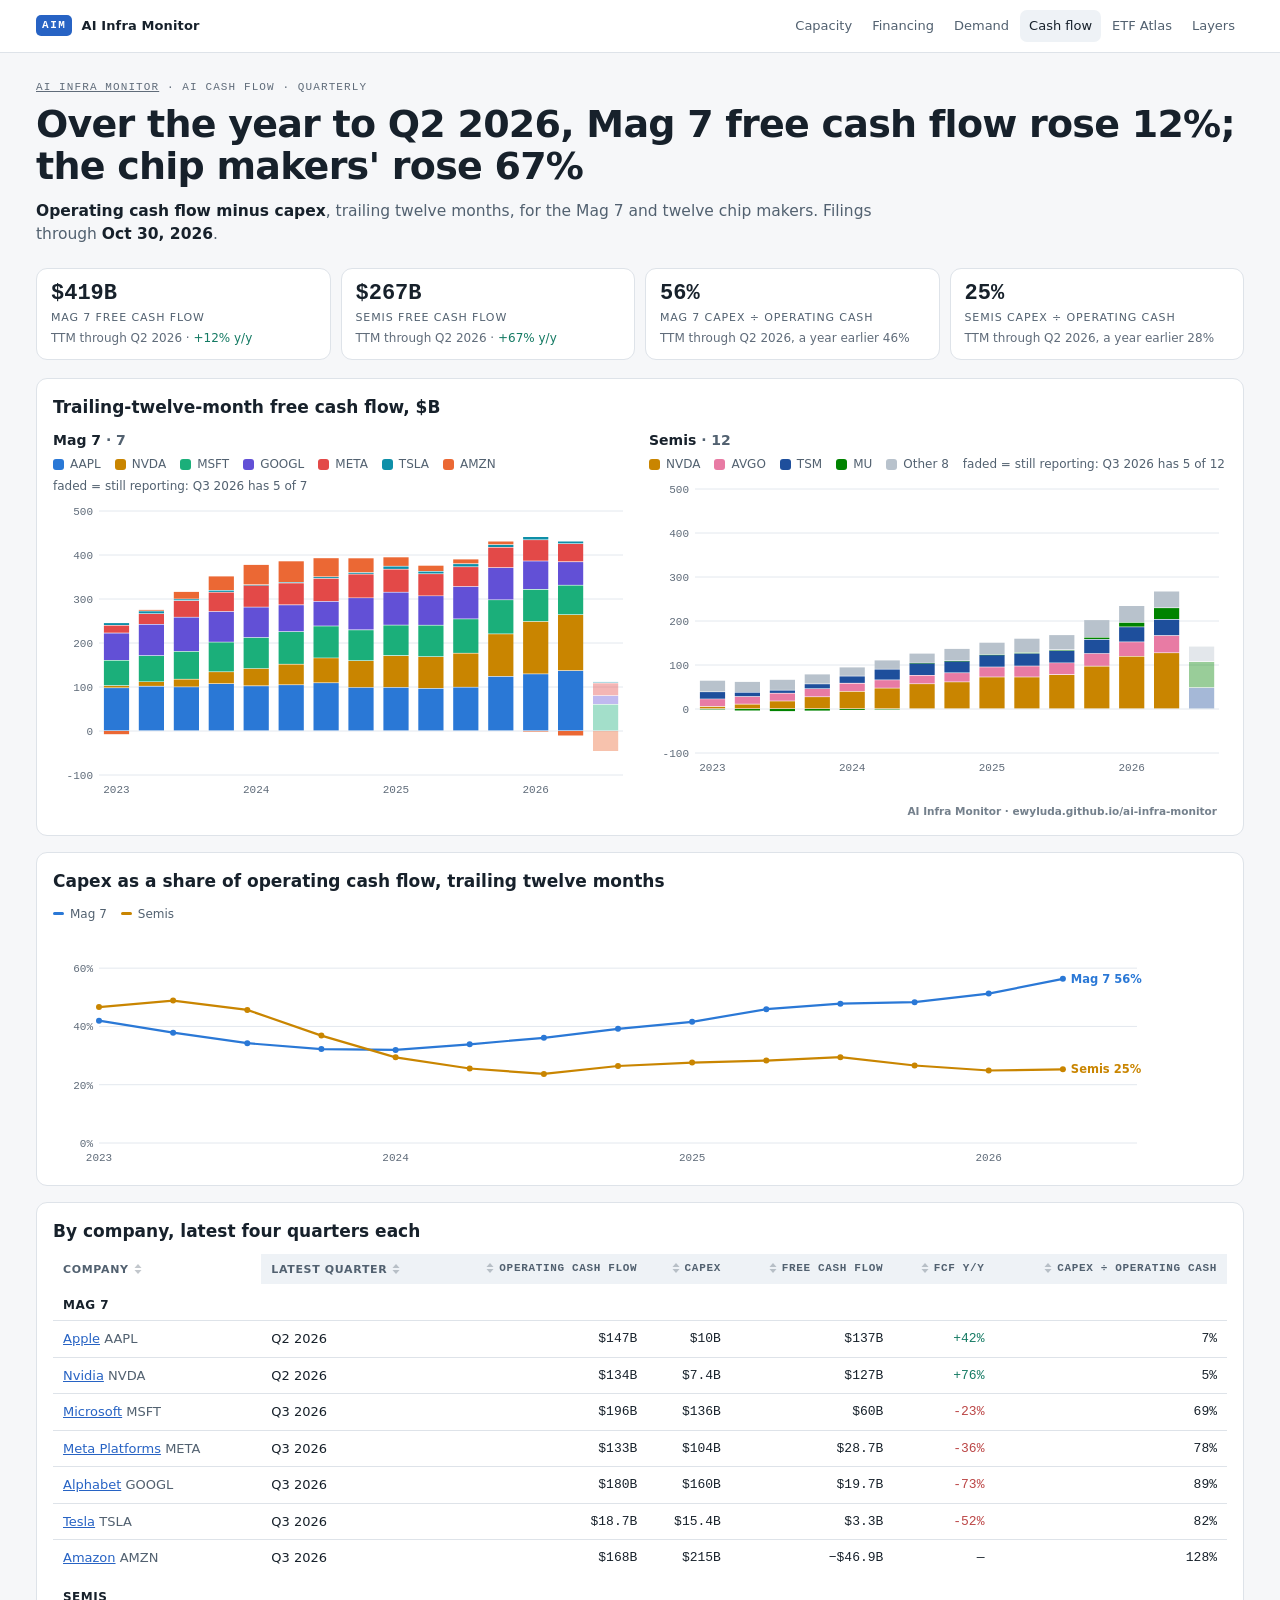
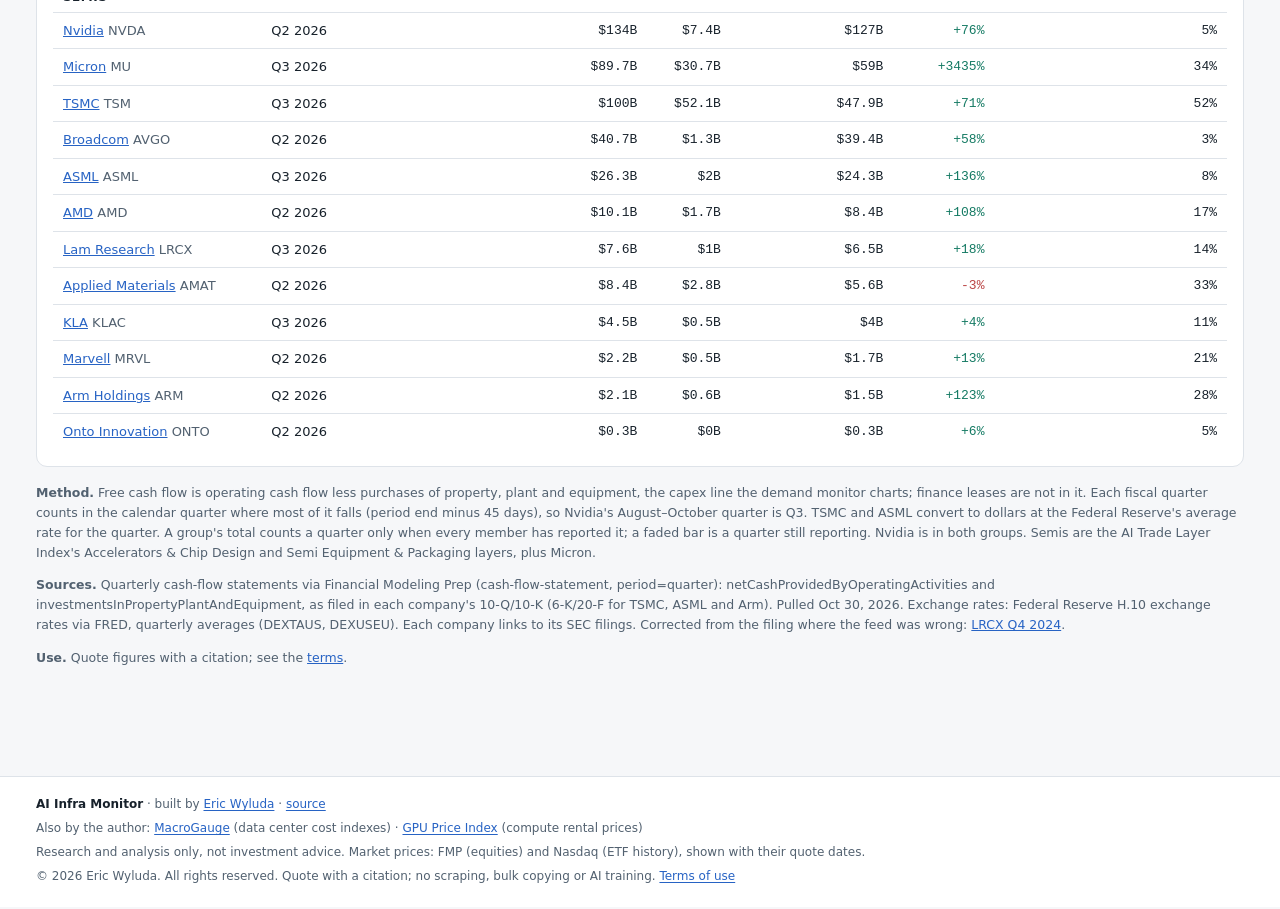
<file: site/ai-cash-flow-monitor.html>
<!doctype html>
<html lang="en">
<head>
<meta charset="utf-8" />
<meta name="viewport" content="width=device-width, initial-scale=1" />
<title>AI Cash Flow Monitor · AI Infra Monitor</title>
<style>
  :root{color-scheme:light;
    --bg:#F6F7F9;--card:#FFFFFF;--border:#DEE3E9;--border-2:#C9D1DA;--text:#17212B;--muted:#526170;--faint:#606C7A;--chip:#EEF2F6;
    --sky:#2763C4;--up:#147A63;--down:#BB4545;
    --sans:ui-sans-serif,-apple-system,system-ui,"Segoe UI",sans-serif;--mono:ui-monospace,SFMono-Regular,Menlo,monospace}
  *{box-sizing:border-box}
  body{margin:0;background:var(--bg);color:var(--text);font:14px/1.5 var(--sans);-webkit-font-smoothing:antialiased}
  a{color:var(--sky)}
  .wrap{max-width:1240px;margin:0 auto;padding:28px 16px 56px}
  .crumb{font:11px var(--mono);letter-spacing:.1em;text-transform:uppercase;color:var(--faint)}
  .crumb a{color:inherit}
  h1{font-size:clamp(26px,4vw,38px);line-height:1.12;letter-spacing:-.02em;margin:10px 0 12px}
  .lede{color:var(--muted);max-width:860px;font-size:15.5px;margin:0 0 22px}
  .lede b{color:var(--text)}
  .stats{display:grid;grid-template-columns:repeat(auto-fit,minmax(160px,1fr));gap:10px;margin-bottom:18px}
  .stat{background:var(--card);border:1px solid var(--border);border-radius:11px;padding:12px 14px}
  .stat .v{font:600 22px/1.15 var(--mono);font-variant-numeric:tabular-nums}
  .stat .l{color:var(--muted);font-size:11px;letter-spacing:.08em;text-transform:uppercase;margin-top:4px}
  .stat .s{color:var(--faint);font-size:12px;margin-top:2px}
  .card{background:var(--card);border:1px solid var(--border);border-radius:11px;padding:16px;margin-bottom:16px}
  .card h2{font-size:17px;margin:0 0 10px}
  .panels{display:grid;grid-template-columns:1fr 1fr;gap:18px}
  .panel h3{font-size:14px;margin:0 0 4px}
  .legend{display:flex;flex-wrap:wrap;gap:4px 14px;margin:0 0 6px;font-size:12px;color:var(--muted)}
  .legend span{display:inline-flex;align-items:center;gap:6px}
  .sw{width:11px;height:11px;border-radius:3px;flex:none}
  .sw.line{height:3px;border-radius:2px}
  svg{display:block;width:100%;height:auto}
  .grid line{stroke:#E3E8EE}
  .zero{stroke:#9AA6B2}
  .axis text{fill:var(--faint);font:11px var(--mono)}
  .endlab{font:600 11.5px var(--sans)}
  table{width:100%;border-collapse:collapse;font-size:13px}
  th{text-align:left;font:600 11px var(--sans);letter-spacing:.06em;text-transform:uppercase;color:var(--muted);background:var(--chip);padding:8px 10px;white-space:nowrap}
  td{padding:8px 10px;border-top:1px solid var(--border);vertical-align:top}
  td.num,th.num{text-align:right;font-family:var(--mono);font-variant-numeric:tabular-nums;white-space:nowrap}
  tr.grp th{background:none;font-size:12px;letter-spacing:.04em;color:var(--text);padding-top:14px}
  .up{color:var(--up)}.down{color:var(--down)}
  .muted{color:var(--muted)}
  .scroll{overflow-x:auto}
  footer{color:var(--muted);font-size:12.5px;line-height:1.6;margin-top:8px}
  footer code{font:12px var(--mono);background:var(--chip);border-radius:4px;padding:0 4px}
  @media(max-width:760px){.wrap{padding-top:18px}.card{padding:12px}.panels{grid-template-columns:1fr}}
</style>
<!-- © 2026 Eric Wyluda. All rights reserved. Terms: https://ewyluda.github.io/ai-infra-monitor/terms.html · AIM canary 242a3ced-c0e2-472b-8a07-06ca97b03cf8 --><meta name="tdm-reservation" content="1" /><meta name="tdm-policy" content="https://ewyluda.github.io/ai-infra-monitor/terms.html" /><meta name="robots" content="noai, noimageai" /><meta name="description" content="Who keeps the cash: trailing-twelve-month free cash flow for the Mag 7 and twelve AI chip makers, company by company and as a group, with capex as a share of operating cash flow." /><link rel="canonical" href="https://ewyluda.github.io/ai-infra-monitor/ai-cash-flow-monitor.html" /><link rel="icon" href="assets/favicon.svg" type="image/svg+xml" /><link rel="apple-touch-icon" href="assets/apple-touch-icon.png" /><meta name="theme-color" content="#F6F7F9" /><meta property="og:type" content="website" /><meta property="og:site_name" content="AI Infra Monitor" /><meta property="og:title" content="AI Cash Flow Monitor · AI Infra Monitor" /><meta property="og:description" content="Who keeps the cash: trailing-twelve-month free cash flow for the Mag 7 and twelve AI chip makers, company by company and as a group, with capex as a share of operating cash flow." /><meta property="og:url" content="https://ewyluda.github.io/ai-infra-monitor/ai-cash-flow-monitor.html" /><meta property="og:image" content="https://ewyluda.github.io/ai-infra-monitor/assets/og-image.png" /><meta property="og:image:width" content="1200" /><meta property="og:image:height" content="630" /><meta property="og:image:alt" content="AI Infra Monitor: who is building the AI buildout, and how it is funded." /><meta name="twitter:card" content="summary_large_image" /><link rel="stylesheet" href="assets/brand.css" /><style>#fcfChart{position:relative;padding-bottom:18px}#fcfChart::after{content:"AI Infra Monitor · ewyluda.github.io/ai-infra-monitor";position:absolute;right:10px;bottom:3px;font:600 10.5px/1 var(--aim-sans);color:var(--aim-muted);opacity:.8;pointer-events:none}</style><style>:is(th,td):where(#coTable tr > :first-child:not([colspan])){position:sticky;left:0;z-index:1;background-color:var(--aim-card)}@supports (animation-timeline:scroll()){:where(#coTable tr > :first-child:not([colspan])){animation:aim-stick linear both;animation-timeline:scroll(nearest inline);animation-range:0 24px}}@keyframes aim-stick{to{box-shadow:6px 0 6px -4px rgba(23,33,43,.14)}}</style>
</head>
<body>
<header class="aim-bar"><div class="aim-bar-in"><a class="aim-brand" href="index.html"><span class="aim-mark">AIM</span><span>AI Infra Monitor</span></a><nav class="aim-nav" aria-label="Dashboards"><a href="neocloud-capacity-tracker.html">Capacity</a><a href="neocloud-financing-ledger.html">Financing</a><a href="ai-demand-monitor.html">Demand</a><a href="ai-cash-flow-monitor.html" aria-current="page">Cash flow</a><a href="ai-infrastructure-etf-atlas.html">ETF Atlas</a><a href="ai-trade-layer-index.html">Layers</a></nav></div></header><main class="aim-content">
<div class="wrap">
  <div class="crumb"><a href="index.html">AI Infra Monitor</a> · AI cash flow · quarterly</div>
  <h1 id="headline">Free cash flow: the Mag 7 against the AI chip makers</h1>
  <p class="lede"><b>Operating cash flow minus capex</b>, trailing twelve months, for the Mag 7 and twelve chip makers.
    Filings through <b id="asOf">—</b>.</p>
  <div class="stats" id="stats"></div>

  <section class="card" aria-labelledby="fcfTitle">
    <h2 id="fcfTitle">Trailing-twelve-month free cash flow, $B</h2>
    <div class="panels" id="fcfChart"></div>
  </section>

  <section class="card" aria-labelledby="shareTitle">
    <h2 id="shareTitle">Capex as a share of operating cash flow, trailing twelve months</h2>
    <div class="legend" id="shareLegend"></div>
    <div id="shareChart"></div>
  </section>

  <section class="card" aria-labelledby="coTitle">
    <h2 id="coTitle">By company, latest four quarters each</h2>
    <div class="scroll"><table id="coTable"></table></div>
  </section>

  <footer>
    <p><b>Method.</b> Free cash flow is operating cash flow less purchases of property, plant and equipment, the
      capex line the demand monitor charts; finance leases are not in it. Each fiscal quarter counts in the calendar
      quarter where most of it falls (period end minus 45 days), so Nvidia's August–October quarter is Q3. TSMC and
      ASML convert to dollars at the Federal Reserve's average rate for the quarter. A group's total counts a quarter
      only when every member has reported it; a faded bar is a quarter still reporting. Nvidia is in both groups.
      Semis are the AI Trade Layer Index's Accelerators &amp; Chip Design and Semi Equipment &amp; Packaging layers,
      plus Micron.</p>
    <p><b>Sources.</b> <span id="sources"></span></p>
    <p><b>Use.</b> Quote figures with a citation; see the <a href="terms.html">terms</a>.</p>
  </footer>
</div>

<script>
const D = /*AI-CASH-FLOW-DATA-START*/{"schema_version":1,"title":"AI Cash Flow Monitor: free cash flow for the Mag 7 and the AI chip makers","as_of":"2026-10-30","start_q":"2023Q1","source":"Quarterly cash-flow statements via Financial Modeling Prep (cash-flow-statement, period=quarter): netCashProvidedByOperatingActivities and investmentsInPropertyPlantAndEquipment, as filed in each company's 10-Q/10-K (6-K/20-F for TSMC, ASML and Arm).","fx_source":"Federal Reserve H.10 exchange rates via FRED, quarterly averages (DEXTAUS, DEXUSEU).","groups":[{"id":"mag7","name":"Mag 7","tickers":["AAPL","MSFT","GOOGL","AMZN","META","NVDA","TSLA"]},{"id":"semis","name":"Semis","tickers":["NVDA","AMD","AVGO","MRVL","TSM","ARM","ASML","AMAT","LRCX","KLAC","ONTO","MU"],"note":"The AI Trade Layer Index's Accelerators & Chip Design and Semi Equipment & Packaging layers, plus Micron"}],"companies":[{"t":"AAPL","name":"Apple","currency":"USD","cik":"0000320193","quarters":[{"q":"2021Q3","period_end":"2021-09-25","fiscal":"FY2021 Q4","filed":"2021-10-29","ocf":20.2,"capex":3.223},{"q":"2021Q4","period_end":"2021-12-25","fiscal":"FY2022 Q1","filed":"2022-01-28","ocf":46.966,"capex":2.803},{"q":"2022Q1","period_end":"2022-03-26","fiscal":"FY2022 Q2","filed":"2022-04-29","ocf":28.166,"capex":2.514},{"q":"2022Q2","period_end":"2022-06-25","fiscal":"FY2022 Q3","filed":"2022-07-29","ocf":22.892,"capex":2.102},{"q":"2022Q3","period_end":"2022-09-24","fiscal":"FY2022 Q4","filed":"2022-10-28","ocf":24.127,"capex":3.289},{"q":"2022Q4","period_end":"2022-12-31","fiscal":"FY2023 Q1","filed":"2023-02-03","ocf":34.005,"capex":3.787},{"q":"2023Q1","period_end":"2023-04-01","fiscal":"FY2023 Q2","filed":"2023-05-05","ocf":28.56,"capex":2.916},{"q":"2023Q2","period_end":"2023-07-01","fiscal":"FY2023 Q3","filed":"2023-08-04","ocf":26.38,"capex":2.093},{"q":"2023Q3","period_end":"2023-09-30","fiscal":"FY2023 Q4","filed":"2023-11-03","ocf":21.598,"capex":2.163},{"q":"2023Q4","period_end":"2023-12-30","fiscal":"FY2024 Q1","filed":"2024-02-02","ocf":39.895,"capex":2.392},{"q":"2024Q1","period_end":"2024-03-30","fiscal":"FY2024 Q2","filed":"2024-05-03","ocf":22.69,"capex":1.996},{"q":"2024Q2","period_end":"2024-06-29","fiscal":"FY2024 Q3","filed":"2024-08-02","ocf":28.858,"capex":2.151},{"q":"2024Q3","period_end":"2024-09-28","fiscal":"FY2024 Q4","filed":"2024-11-01","ocf":26.811,"capex":2.908},{"q":"2024Q4","period_end":"2024-12-28","fiscal":"FY2025 Q1","filed":"2025-01-31","ocf":29.935,"capex":2.94},{"q":"2025Q1","period_end":"2025-03-29","fiscal":"FY2025 Q2","filed":"2025-05-02","ocf":23.952,"capex":3.071},{"q":"2025Q2","period_end":"2025-06-28","fiscal":"FY2025 Q3","filed":"2025-08-01","ocf":27.867,"capex":3.462},{"q":"2025Q3","period_end":"2025-09-27","fiscal":"FY2025 Q4","filed":"2025-10-31","ocf":29.728,"capex":3.242},{"q":"2025Q4","period_end":"2025-12-27","fiscal":"FY2026 Q1","filed":"2026-01-30","ocf":53.925,"capex":2.373},{"q":"2026Q1","period_end":"2026-03-28","fiscal":"FY2026 Q2","filed":"2026-05-01","ocf":28.702,"capex":1.971},{"q":"2026Q2","period_end":"2026-06-27","fiscal":"FY2026 Q3","filed":"2026-07-31","ocf":34.369,"capex":2.455}]},{"t":"MSFT","name":"Microsoft","currency":"USD","cik":"0000789019","quarters":[{"q":"2021Q4","period_end":"2021-12-31","fiscal":"FY2022 Q2","filed":"2022-01-25","ocf":14.48,"capex":5.865},{"q":"2022Q1","period_end":"2022-03-31","fiscal":"FY2022 Q3","filed":"2022-04-26","ocf":25.386,"capex":5.34},{"q":"2022Q2","period_end":"2022-06-30","fiscal":"FY2022 Q4","filed":"2022-07-28","ocf":24.629,"capex":6.871},{"q":"2022Q3","period_end":"2022-09-30","fiscal":"FY2023 Q1","filed":"2022-10-25","ocf":23.198,"capex":6.283},{"q":"2022Q4","period_end":"2022-12-31","fiscal":"FY2023 Q2","filed":"2023-01-24","ocf":11.173,"capex":6.274},{"q":"2023Q1","period_end":"2023-03-31","fiscal":"FY2023 Q3","filed":"2023-04-25","ocf":24.441,"capex":6.607},{"q":"2023Q2","period_end":"2023-06-30","fiscal":"FY2023 Q4","filed":"2023-07-27","ocf":28.77,"capex":8.943},{"q":"2023Q3","period_end":"2023-09-30","fiscal":"FY2024 Q1","filed":"2023-10-24","ocf":30.583,"capex":9.917},{"q":"2023Q4","period_end":"2023-12-31","fiscal":"FY2024 Q2","filed":"2024-01-30","ocf":18.853,"capex":9.735},{"q":"2024Q1","period_end":"2024-03-31","fiscal":"FY2024 Q3","filed":"2024-04-25","ocf":31.917,"capex":10.952},{"q":"2024Q2","period_end":"2024-06-30","fiscal":"FY2024 Q4","filed":"2024-07-30","ocf":37.195,"capex":13.873},{"q":"2024Q3","period_end":"2024-09-30","fiscal":"FY2025 Q1","filed":"2024-10-30","ocf":34.18,"capex":14.923},{"q":"2024Q4","period_end":"2024-12-31","fiscal":"FY2025 Q2","filed":"2025-01-29","ocf":22.291,"capex":15.804},{"q":"2025Q1","period_end":"2025-03-31","fiscal":"FY2025 Q3","filed":"2025-04-30","ocf":37.044,"capex":16.745},{"q":"2025Q2","period_end":"2025-06-30","fiscal":"FY2025 Q4","filed":"2025-07-30","ocf":42.647,"capex":17.079},{"q":"2025Q3","period_end":"2025-09-30","fiscal":"FY2026 Q1","filed":"2025-10-29","ocf":45.057,"capex":19.394},{"q":"2025Q4","period_end":"2025-12-31","fiscal":"FY2026 Q2","filed":"2026-01-28","ocf":35.758,"capex":29.876},{"q":"2026Q1","period_end":"2026-03-31","fiscal":"FY2026 Q3","filed":"2026-04-29","ocf":46.679,"capex":30.876},{"q":"2026Q2","period_end":"2026-06-30","fiscal":"FY2026 Q4","filed":"2026-07-29","ocf":55.441,"capex":35.802},{"q":"2026Q3","period_end":"2026-09-30","fiscal":"FY2027 Q1","filed":"2026-10-28","ocf":58.0,"capex":39.367}]},{"t":"GOOGL","name":"Alphabet","currency":"USD","cik":"0001652044","quarters":[{"q":"2021Q4","period_end":"2021-12-31","fiscal":"FY2021 Q4","filed":"2022-02-02","ocf":24.934,"capex":6.383},{"q":"2022Q1","period_end":"2022-03-31","fiscal":"FY2022 Q1","filed":"2022-04-27","ocf":25.106,"capex":9.786},{"q":"2022Q2","period_end":"2022-06-30","fiscal":"FY2022 Q2","filed":"2022-07-27","ocf":19.422,"capex":6.828},{"q":"2022Q3","period_end":"2022-09-30","fiscal":"FY2022 Q3","filed":"2022-10-26","ocf":23.353,"capex":7.276},{"q":"2022Q4","period_end":"2022-12-31","fiscal":"FY2022 Q4","filed":"2023-02-03","ocf":23.614,"capex":7.595},{"q":"2023Q1","period_end":"2023-03-31","fiscal":"FY2023 Q1","filed":"2023-04-26","ocf":23.509,"capex":6.289},{"q":"2023Q2","period_end":"2023-06-30","fiscal":"FY2023 Q2","filed":"2023-07-26","ocf":28.666,"capex":6.888},{"q":"2023Q3","period_end":"2023-09-30","fiscal":"FY2023 Q3","filed":"2023-10-25","ocf":30.656,"capex":8.055},{"q":"2023Q4","period_end":"2023-12-31","fiscal":"FY2023 Q4","filed":"2024-01-31","ocf":18.915,"capex":11.019},{"q":"2024Q1","period_end":"2024-03-31","fiscal":"FY2024 Q1","filed":"2024-04-26","ocf":28.848,"capex":12.012},{"q":"2024Q2","period_end":"2024-06-30","fiscal":"FY2024 Q2","filed":"2024-07-24","ocf":26.64,"capex":13.186},{"q":"2024Q3","period_end":"2024-09-30","fiscal":"FY2024 Q3","filed":"2024-10-30","ocf":30.698,"capex":13.061},{"q":"2024Q4","period_end":"2024-12-31","fiscal":"FY2024 Q4","filed":"2025-02-05","ocf":39.113,"capex":14.276},{"q":"2025Q1","period_end":"2025-03-31","fiscal":"FY2025 Q1","filed":"2025-04-25","ocf":36.15,"capex":17.197},{"q":"2025Q2","period_end":"2025-06-30","fiscal":"FY2025 Q2","filed":"2025-07-24","ocf":27.747,"capex":22.446},{"q":"2025Q3","period_end":"2025-09-30","fiscal":"FY2025 Q3","filed":"2025-10-30","ocf":48.414,"capex":23.953},{"q":"2025Q4","period_end":"2025-12-31","fiscal":"FY2025 Q4","filed":"2026-02-05","ocf":52.402,"capex":27.851},{"q":"2026Q1","period_end":"2026-03-31","fiscal":"FY2026 Q1","filed":"2026-04-30","ocf":45.79,"capex":35.674},{"q":"2026Q2","period_end":"2026-06-30","fiscal":"FY2026 Q2","filed":"2026-07-23","ocf":39.069,"capex":44.924},{"q":"2026Q3","period_end":"2026-09-30","fiscal":"FY2026 Q3","filed":"2026-10-29","ocf":42.29,"capex":51.355}]},{"t":"AMZN","name":"Amazon","currency":"USD","cik":"0001018724","quarters":[{"q":"2021Q4","period_end":"2021-12-31","fiscal":"FY2021 Q4","filed":"2022-02-04","ocf":22.086,"capex":18.935},{"q":"2022Q1","period_end":"2022-03-31","fiscal":"FY2022 Q1","filed":"2022-04-29","ocf":-2.79,"capex":14.951},{"q":"2022Q2","period_end":"2022-06-30","fiscal":"FY2022 Q2","filed":"2022-07-29","ocf":8.965,"capex":15.724},{"q":"2022Q3","period_end":"2022-09-30","fiscal":"FY2022 Q3","filed":"2022-10-28","ocf":11.404,"capex":16.378},{"q":"2022Q4","period_end":"2022-12-31","fiscal":"FY2022 Q4","filed":"2023-02-03","ocf":29.173,"capex":16.592},{"q":"2023Q1","period_end":"2023-03-31","fiscal":"FY2023 Q1","filed":"2023-04-28","ocf":4.788,"capex":14.207},{"q":"2023Q2","period_end":"2023-06-30","fiscal":"FY2023 Q2","filed":"2023-08-04","ocf":16.476,"capex":11.455},{"q":"2023Q3","period_end":"2023-09-30","fiscal":"FY2023 Q3","filed":"2023-10-27","ocf":21.217,"capex":12.479},{"q":"2023Q4","period_end":"2023-12-31","fiscal":"FY2023 Q4","filed":"2024-02-02","ocf":42.465,"capex":14.588},{"q":"2024Q1","period_end":"2024-03-31","fiscal":"FY2024 Q1","filed":"2024-05-01","ocf":18.989,"capex":14.925},{"q":"2024Q2","period_end":"2024-06-30","fiscal":"FY2024 Q2","filed":"2024-08-02","ocf":25.281,"capex":17.62},{"q":"2024Q3","period_end":"2024-09-30","fiscal":"FY2024 Q3","filed":"2024-11-01","ocf":25.971,"capex":22.62},{"q":"2024Q4","period_end":"2024-12-31","fiscal":"FY2024 Q4","filed":"2025-02-07","ocf":45.636,"capex":27.834},{"q":"2025Q1","period_end":"2025-03-31","fiscal":"FY2025 Q1","filed":"2025-05-02","ocf":17.015,"capex":25.019},{"q":"2025Q2","period_end":"2025-06-30","fiscal":"FY2025 Q2","filed":"2025-08-01","ocf":32.515,"capex":32.183},{"q":"2025Q3","period_end":"2025-09-30","fiscal":"FY2025 Q3","filed":"2025-10-31","ocf":35.525,"capex":35.095},{"q":"2025Q4","period_end":"2025-12-31","fiscal":"FY2025 Q4","filed":"2026-02-06","ocf":54.459,"capex":39.522},{"q":"2026Q1","period_end":"2026-03-31","fiscal":"FY2026 Q1","filed":"2026-04-30","ocf":26.032,"capex":44.203},{"q":"2026Q2","period_end":"2026-06-30","fiscal":"FY2026 Q2","filed":"2026-07-31","ocf":45.387,"capex":54.208},{"q":"2026Q3","period_end":"2026-09-30","fiscal":"FY2026 Q3","filed":"2026-10-30","ocf":42.422,"capex":77.259}]},{"t":"META","name":"Meta Platforms","currency":"USD","cik":"0001326801","quarters":[{"q":"2021Q4","period_end":"2021-12-31","fiscal":"FY2021 Q4","filed":"2022-02-03","ocf":18.104,"capex":5.37},{"q":"2022Q1","period_end":"2022-03-31","fiscal":"FY2022 Q1","filed":"2022-04-28","ocf":14.076,"capex":5.441},{"q":"2022Q2","period_end":"2022-06-30","fiscal":"FY2022 Q2","filed":"2022-07-28","ocf":12.197,"capex":7.572},{"q":"2022Q3","period_end":"2022-09-30","fiscal":"FY2022 Q3","filed":"2022-10-27","ocf":9.691,"capex":9.375},{"q":"2022Q4","period_end":"2022-12-31","fiscal":"FY2022 Q4","filed":"2023-02-02","ocf":14.511,"capex":9.043},{"q":"2023Q1","period_end":"2023-03-31","fiscal":"FY2023 Q1","filed":"2023-04-27","ocf":13.998,"capex":6.842},{"q":"2023Q2","period_end":"2023-06-30","fiscal":"FY2023 Q2","filed":"2023-07-27","ocf":17.309,"capex":6.216},{"q":"2023Q3","period_end":"2023-09-30","fiscal":"FY2023 Q3","filed":"2023-10-26","ocf":20.402,"capex":6.543},{"q":"2023Q4","period_end":"2023-12-31","fiscal":"FY2023 Q4","filed":"2024-02-02","ocf":19.404,"capex":7.665},{"q":"2024Q1","period_end":"2024-03-31","fiscal":"FY2024 Q1","filed":"2024-04-25","ocf":19.246,"capex":6.4},{"q":"2024Q2","period_end":"2024-06-30","fiscal":"FY2024 Q2","filed":"2024-08-01","ocf":19.37,"capex":8.173},{"q":"2024Q3","period_end":"2024-09-30","fiscal":"FY2024 Q3","filed":"2024-10-31","ocf":24.724,"capex":8.258},{"q":"2024Q4","period_end":"2024-12-31","fiscal":"FY2024 Q4","filed":"2025-01-30","ocf":27.988,"capex":14.425},{"q":"2025Q1","period_end":"2025-03-31","fiscal":"FY2025 Q1","filed":"2025-05-01","ocf":24.026,"capex":12.941},{"q":"2025Q2","period_end":"2025-06-30","fiscal":"FY2025 Q2","filed":"2025-07-31","ocf":25.561,"capex":16.538},{"q":"2025Q3","period_end":"2025-09-30","fiscal":"FY2025 Q3","filed":"2025-10-30","ocf":29.999,"capex":18.829},{"q":"2025Q4","period_end":"2025-12-31","fiscal":"FY2025 Q4","filed":"2026-01-29","ocf":36.214,"capex":21.383},{"q":"2026Q1","period_end":"2026-03-31","fiscal":"FY2026 Q1","filed":"2026-04-30","ocf":32.226,"capex":18.997},{"q":"2026Q2","period_end":"2026-06-30","fiscal":"FY2026 Q2","filed":"2026-07-30","ocf":31.862,"capex":30.116},{"q":"2026Q3","period_end":"2026-09-30","fiscal":"FY2026 Q3","filed":"2026-10-22","ocf":32.786,"capex":33.942}]},{"t":"NVDA","name":"Nvidia","currency":"USD","cik":"0001045810","quarters":[{"q":"2021Q3","period_end":"2021-10-31","fiscal":"FY2022 Q3","filed":"2021-11-22","ocf":1.519,"capex":0.222},{"q":"2021Q4","period_end":"2022-01-30","fiscal":"FY2022 Q4","filed":"2022-03-18","ocf":3.033,"capex":0.273},{"q":"2022Q1","period_end":"2022-05-01","fiscal":"FY2023 Q1","filed":"2022-05-27","ocf":1.731,"capex":0.361},{"q":"2022Q2","period_end":"2022-07-31","fiscal":"FY2023 Q2","filed":"2022-08-31","ocf":1.27,"capex":0.433},{"q":"2022Q3","period_end":"2022-10-30","fiscal":"FY2023 Q3","filed":"2022-11-18","ocf":0.392,"capex":0.53},{"q":"2022Q4","period_end":"2023-01-29","fiscal":"FY2023 Q4","filed":"2023-02-24","ocf":2.248,"capex":0.509},{"q":"2023Q1","period_end":"2023-04-30","fiscal":"FY2024 Q1","filed":"2023-05-26","ocf":2.911,"capex":0.248},{"q":"2023Q2","period_end":"2023-07-30","fiscal":"FY2024 Q2","filed":"2023-08-28","ocf":6.348,"capex":0.289},{"q":"2023Q3","period_end":"2023-10-29","fiscal":"FY2024 Q3","filed":"2023-11-21","ocf":7.332,"capex":0.278},{"q":"2023Q4","period_end":"2024-01-28","fiscal":"FY2024 Q4","filed":"2024-02-21","ocf":11.499,"capex":0.254},{"q":"2024Q1","period_end":"2024-04-28","fiscal":"FY2025 Q1","filed":"2024-05-29","ocf":15.345,"capex":0.369},{"q":"2024Q2","period_end":"2024-07-28","fiscal":"FY2025 Q2","filed":"2024-08-28","ocf":14.488,"capex":0.977},{"q":"2024Q3","period_end":"2024-10-27","fiscal":"FY2025 Q3","filed":"2024-11-20","ocf":17.627,"capex":0.813},{"q":"2024Q4","period_end":"2025-01-26","fiscal":"FY2025 Q4","filed":"2025-02-26","ocf":16.629,"capex":1.077},{"q":"2025Q1","period_end":"2025-04-27","fiscal":"FY2026 Q1","filed":"2025-05-28","ocf":27.414,"capex":1.227},{"q":"2025Q2","period_end":"2025-07-27","fiscal":"FY2026 Q2","filed":"2025-08-27","ocf":15.365,"capex":1.895},{"q":"2025Q3","period_end":"2025-10-26","fiscal":"FY2026 Q3","filed":"2025-11-19","ocf":23.751,"capex":1.636},{"q":"2025Q4","period_end":"2026-01-25","fiscal":"FY2026 Q4","filed":"2026-02-25","ocf":36.188,"capex":1.284},{"q":"2026Q1","period_end":"2026-04-26","fiscal":"FY2027 Q1","filed":"2026-05-20","ocf":50.344,"capex":1.757},{"q":"2026Q2","period_end":"2026-07-26","fiscal":"FY2027 Q2","filed":"2026-08-26","ocf":24.077,"capex":2.677}]},{"t":"TSLA","name":"Tesla","currency":"USD","cik":"0001318605","quarters":[{"q":"2021Q4","period_end":"2021-12-31","fiscal":"FY2021 Q4","filed":"2022-02-07","ocf":4.585,"capex":1.814},{"q":"2022Q1","period_end":"2022-03-31","fiscal":"FY2022 Q1","filed":"2022-04-25","ocf":3.995,"capex":1.772},{"q":"2022Q2","period_end":"2022-06-30","fiscal":"FY2022 Q2","filed":"2022-07-25","ocf":2.351,"capex":1.73},{"q":"2022Q3","period_end":"2022-09-30","fiscal":"FY2022 Q3","filed":"2022-10-24","ocf":5.1,"capex":1.803},{"q":"2022Q4","period_end":"2022-12-31","fiscal":"FY2022 Q4","filed":"2023-01-31","ocf":3.278,"capex":1.858},{"q":"2023Q1","period_end":"2023-03-31","fiscal":"FY2023 Q1","filed":"2023-04-24","ocf":2.513,"capex":2.073},{"q":"2023Q2","period_end":"2023-06-30","fiscal":"FY2023 Q2","filed":"2023-07-24","ocf":3.065,"capex":2.06},{"q":"2023Q3","period_end":"2023-09-30","fiscal":"FY2023 Q3","filed":"2023-10-23","ocf":3.308,"capex":2.459},{"q":"2023Q4","period_end":"2023-12-31","fiscal":"FY2023 Q4","filed":"2024-01-29","ocf":4.37,"capex":2.307},{"q":"2024Q1","period_end":"2024-03-31","fiscal":"FY2024 Q1","filed":"2024-04-24","ocf":0.242,"capex":2.777},{"q":"2024Q2","period_end":"2024-06-30","fiscal":"FY2024 Q2","filed":"2024-07-24","ocf":3.612,"capex":2.272},{"q":"2024Q3","period_end":"2024-09-30","fiscal":"FY2024 Q3","filed":"2024-10-24","ocf":6.255,"capex":3.513},{"q":"2024Q4","period_end":"2024-12-31","fiscal":"FY2024 Q4","filed":"2025-01-30","ocf":4.814,"capex":2.78},{"q":"2025Q1","period_end":"2025-03-31","fiscal":"FY2025 Q1","filed":"2025-04-23","ocf":2.156,"capex":1.492},{"q":"2025Q2","period_end":"2025-06-30","fiscal":"FY2025 Q2","filed":"2025-07-24","ocf":2.54,"capex":2.394},{"q":"2025Q3","period_end":"2025-09-30","fiscal":"FY2025 Q3","filed":"2025-10-23","ocf":6.238,"capex":2.248},{"q":"2025Q4","period_end":"2025-12-31","fiscal":"FY2025 Q4","filed":"2026-01-29","ocf":3.813,"capex":2.393},{"q":"2026Q1","period_end":"2026-03-31","fiscal":"FY2026 Q1","filed":"2026-04-23","ocf":3.937,"capex":2.493},{"q":"2026Q2","period_end":"2026-06-30","fiscal":"FY2026 Q2","filed":"2026-07-23","ocf":4.697,"capex":5.789},{"q":"2026Q3","period_end":"2026-09-30","fiscal":"FY2026 Q3","filed":"2026-10-22","ocf":6.263,"capex":4.732}]},{"t":"AMD","name":"AMD","currency":"USD","cik":"0000002488","quarters":[{"q":"2021Q3","period_end":"2021-09-25","fiscal":"FY2021 Q3","filed":"2021-10-27","ocf":0.849,"capex":0.085},{"q":"2021Q4","period_end":"2021-12-25","fiscal":"FY2021 Q4","filed":"2022-02-03","ocf":0.822,"capex":0.086},{"q":"2022Q1","period_end":"2022-03-26","fiscal":"FY2022 Q1","filed":"2022-05-04","ocf":0.995,"capex":0.071},{"q":"2022Q2","period_end":"2022-06-25","fiscal":"FY2022 Q2","filed":"2022-08-03","ocf":1.038,"capex":0.132},{"q":"2022Q3","period_end":"2022-09-24","fiscal":"FY2022 Q3","filed":"2022-11-02","ocf":0.965,"capex":0.123},{"q":"2022Q4","period_end":"2022-12-31","fiscal":"FY2022 Q4","filed":"2023-02-27","ocf":0.567,"capex":0.124},{"q":"2023Q1","period_end":"2023-04-01","fiscal":"FY2023 Q1","filed":"2023-05-03","ocf":0.486,"capex":0.158},{"q":"2023Q2","period_end":"2023-07-01","fiscal":"FY2023 Q2","filed":"2023-08-02","ocf":0.379,"capex":0.125},{"q":"2023Q3","period_end":"2023-09-30","fiscal":"FY2023 Q3","filed":"2023-11-01","ocf":0.421,"capex":0.124},{"q":"2023Q4","period_end":"2023-12-30","fiscal":"FY2023 Q4","filed":"2024-01-31","ocf":0.381,"capex":0.139},{"q":"2024Q1","period_end":"2024-03-30","fiscal":"FY2024 Q1","filed":"2024-05-01","ocf":0.521,"capex":0.142},{"q":"2024Q2","period_end":"2024-06-29","fiscal":"FY2024 Q2","filed":"2024-07-31","ocf":0.593,"capex":0.154},{"q":"2024Q3","period_end":"2024-09-28","fiscal":"FY2024 Q3","filed":"2024-10-30","ocf":0.628,"capex":0.132},{"q":"2024Q4","period_end":"2024-12-28","fiscal":"FY2024 Q4","filed":"2025-02-05","ocf":1.299,"capex":0.208},{"q":"2025Q1","period_end":"2025-03-29","fiscal":"FY2025 Q1","filed":"2025-05-07","ocf":0.939,"capex":0.212},{"q":"2025Q2","period_end":"2025-06-28","fiscal":"FY2025 Q2","filed":"2025-08-06","ocf":2.011,"capex":0.282},{"q":"2025Q3","period_end":"2025-09-27","fiscal":"FY2025 Q3","filed":"2025-11-05","ocf":2.159,"capex":0.258},{"q":"2025Q4","period_end":"2025-12-27","fiscal":"FY2025 Q4","filed":"2026-02-04","ocf":2.6,"capex":0.222},{"q":"2026Q1","period_end":"2026-03-28","fiscal":"FY2026 Q1","filed":"2026-05-06","ocf":2.955,"capex":0.389},{"q":"2026Q2","period_end":"2026-06-27","fiscal":"FY2026 Q2","filed":"2026-08-05","ocf":2.366,"capex":0.808}]},{"t":"AVGO","name":"Broadcom","currency":"USD","cik":"0001730168","quarters":[{"q":"2021Q3","period_end":"2021-10-31","fiscal":"FY2021 Q4","filed":"2021-12-17","ocf":3.541,"capex":0.088},{"q":"2021Q4","period_end":"2022-01-30","fiscal":"FY2022 Q1","filed":"2022-03-10","ocf":3.486,"capex":0.101},{"q":"2022Q1","period_end":"2022-05-01","fiscal":"FY2022 Q2","filed":"2022-06-09","ocf":4.243,"capex":0.085},{"q":"2022Q2","period_end":"2022-07-31","fiscal":"FY2022 Q3","filed":"2022-09-01","ocf":4.424,"capex":0.116},{"q":"2022Q3","period_end":"2022-10-30","fiscal":"FY2022 Q4","filed":"2022-12-16","ocf":4.583,"capex":0.122},{"q":"2022Q4","period_end":"2023-01-29","fiscal":"FY2023 Q1","filed":"2023-03-08","ocf":4.036,"capex":0.103},{"q":"2023Q1","period_end":"2023-04-30","fiscal":"FY2023 Q2","filed":"2023-06-07","ocf":4.502,"capex":0.122},{"q":"2023Q2","period_end":"2023-07-30","fiscal":"FY2023 Q3","filed":"2023-09-06","ocf":4.719,"capex":0.122},{"q":"2023Q3","period_end":"2023-10-29","fiscal":"FY2023 Q4","filed":"2023-12-14","ocf":4.828,"capex":0.105},{"q":"2023Q4","period_end":"2024-02-04","fiscal":"FY2024 Q1","filed":"2024-03-14","ocf":4.815,"capex":0.122},{"q":"2024Q1","period_end":"2024-05-05","fiscal":"FY2024 Q2","filed":"2024-06-13","ocf":4.58,"capex":0.132},{"q":"2024Q2","period_end":"2024-08-04","fiscal":"FY2024 Q3","filed":"2024-09-11","ocf":4.963,"capex":0.172},{"q":"2024Q3","period_end":"2024-11-03","fiscal":"FY2024 Q4","filed":"2024-12-20","ocf":5.604,"capex":0.122},{"q":"2024Q4","period_end":"2025-02-02","fiscal":"FY2025 Q1","filed":"2025-03-12","ocf":6.113,"capex":0.1},{"q":"2025Q1","period_end":"2025-05-04","fiscal":"FY2025 Q2","filed":"2025-06-11","ocf":6.555,"capex":0.144},{"q":"2025Q2","period_end":"2025-08-03","fiscal":"FY2025 Q3","filed":"2025-09-10","ocf":7.166,"capex":0.142},{"q":"2025Q3","period_end":"2025-11-02","fiscal":"FY2025 Q4","filed":"2025-12-18","ocf":7.703,"capex":0.237},{"q":"2025Q4","period_end":"2026-02-01","fiscal":"FY2026 Q1","filed":"2026-03-11","ocf":8.26,"capex":0.25},{"q":"2026Q1","period_end":"2026-05-03","fiscal":"FY2026 Q2","filed":"2026-06-09","ocf":10.493,"capex":0.231},{"q":"2026Q2","period_end":"2026-08-02","fiscal":"FY2026 Q3","filed":"2026-09-10","ocf":14.197,"capex":0.532}]},{"t":"MRVL","name":"Marvell","currency":"USD","cik":"0001835632","quarters":[{"q":"2021Q3","period_end":"2021-10-30","fiscal":"FY2022 Q3","filed":"2021-12-03","ocf":0.2647,"capex":0.0768},{"q":"2021Q4","period_end":"2022-01-31","fiscal":"FY2022 Q4","filed":"2022-03-10","ocf":0.3463,"capex":0.0388},{"q":"2022Q1","period_end":"2022-04-30","fiscal":"FY2023 Q1","filed":"2022-05-27","ocf":0.1948,"capex":0.0369},{"q":"2022Q2","period_end":"2022-07-30","fiscal":"FY2023 Q2","filed":"2022-08-26","ocf":0.3315,"capex":0.0726},{"q":"2022Q3","period_end":"2022-10-29","fiscal":"FY2023 Q3","filed":"2022-12-02","ocf":0.411,"capex":0.0427},{"q":"2022Q4","period_end":"2023-01-31","fiscal":"FY2023 Q4","filed":"2023-03-09","ocf":0.3515,"capex":0.054},{"q":"2023Q1","period_end":"2023-04-29","fiscal":"FY2024 Q1","filed":"2023-05-26","ocf":0.2084,"capex":0.0998},{"q":"2023Q2","period_end":"2023-07-29","fiscal":"FY2024 Q2","filed":"2023-08-25","ocf":0.1125,"capex":0.1111},{"q":"2023Q3","period_end":"2023-10-28","fiscal":"FY2024 Q3","filed":"2023-12-01","ocf":0.503,"capex":0.0544},{"q":"2023Q4","period_end":"2024-01-31","fiscal":"FY2024 Q4","filed":"2024-03-13","ocf":0.5466,"capex":0.071},{"q":"2024Q1","period_end":"2024-05-04","fiscal":"FY2025 Q1","filed":"2024-05-31","ocf":0.3245,"capex":0.0915},{"q":"2024Q2","period_end":"2024-08-03","fiscal":"FY2025 Q2","filed":"2024-08-30","ocf":0.3064,"capex":0.0482},{"q":"2024Q3","period_end":"2024-11-02","fiscal":"FY2025 Q3","filed":"2024-12-04","ocf":0.5363,"capex":0.075},{"q":"2024Q4","period_end":"2025-01-31","fiscal":"FY2025 Q4","filed":"2025-03-12","ocf":0.514,"capex":0.0699},{"q":"2025Q1","period_end":"2025-05-03","fiscal":"FY2026 Q1","filed":"2025-05-30","ocf":0.3329,"capex":0.1188},{"q":"2025Q2","period_end":"2025-08-02","fiscal":"FY2026 Q2","filed":"2025-08-29","ocf":0.4616,"capex":0.0475},{"q":"2025Q3","period_end":"2025-11-01","fiscal":"FY2026 Q3","filed":"2025-12-03","ocf":0.5823,"capex":0.0735},{"q":"2025Q4","period_end":"2026-01-31","fiscal":"FY2026 Q4","filed":"2026-03-11","ocf":0.3737,"capex":0.1143},{"q":"2026Q1","period_end":"2026-05-02","fiscal":"FY2027 Q1","filed":"2026-05-28","ocf":0.6388,"capex":0.1557},{"q":"2026Q2","period_end":"2026-08-01","fiscal":"FY2027 Q2","filed":"2026-08-28","ocf":0.6055,"capex":0.1267}]},{"t":"TSM","name":"TSMC","currency":"TWD","cik":"0001046179","quarters":[{"q":"2021Q4","period_end":"2021-12-31","fiscal":"FY2021 Q4","filed":"2022-02-25","ocf":378.2,"capex":235.556},{"q":"2022Q1","period_end":"2022-03-31","fiscal":"FY2022 Q1","filed":"2022-05-13","ocf":372.1697,"capex":262.7177},{"q":"2022Q2","period_end":"2022-06-30","fiscal":"FY2022 Q2","filed":"2022-08-12","ocf":338.8494,"capex":220.9453},{"q":"2022Q3","period_end":"2022-09-30","fiscal":"FY2022 Q3","filed":"2022-11-14","ocf":412.6982,"capex":267.6358},{"q":"2022Q4","period_end":"2022-12-31","fiscal":"FY2022 Q4","filed":"2023-02-24","ocf":486.88,"capex":336.8},{"q":"2023Q1","period_end":"2023-03-31","fiscal":"FY2023 Q1","filed":"2023-05-12","ocf":385.2447,"capex":302.805},{"q":"2023Q2","period_end":"2023-06-30","fiscal":"FY2023 Q2","filed":"2023-08-14","ocf":167.248,"capex":250.5342},{"q":"2023Q3","period_end":"2023-09-30","fiscal":"FY2023 Q3","filed":"2023-11-14","ocf":294.6453,"capex":227.8071},{"q":"2023Q4","period_end":"2023-12-31","fiscal":"FY2023 Q4","filed":"2024-04-18","ocf":404.3312,"capex":124.7593},{"q":"2024Q1","period_end":"2024-03-31","fiscal":"FY2024 Q1","filed":"2024-05-15","ocf":436.3111,"capex":183.3598},{"q":"2024Q2","period_end":"2024-06-30","fiscal":"FY2024 Q2","filed":"2024-08-14","ocf":377.6682,"capex":205.6747},{"q":"2024Q3","period_end":"2024-09-30","fiscal":"FY2024 Q3","filed":"2024-11-14","ocf":391.9925,"capex":215.0067},{"q":"2024Q4","period_end":"2024-12-31","fiscal":"FY2024 Q4","filed":"2025-02-27","ocf":620.205,"capex":361.9482},{"q":"2025Q1","period_end":"2025-03-31","fiscal":"FY2025 Q1","filed":"2025-05-15","ocf":625.5737,"capex":330.8267},{"q":"2025Q2","period_end":"2025-06-30","fiscal":"FY2025 Q2","filed":"2025-08-14","ocf":497.0641,"capex":297.2258},{"q":"2025Q3","period_end":"2025-09-30","fiscal":"FY2025 Q3","filed":"2025-10-16","ocf":426.8291,"capex":287.452},{"q":"2025Q4","period_end":"2025-12-31","fiscal":"FY2025 Q4","filed":"2026-04-16","ocf":725.5088,"capex":356.906},{"q":"2026Q1","period_end":"2026-03-31","fiscal":"FY2026 Q1","filed":"2026-05-15","ocf":698.9763,"capex":350.7628},{"q":"2026Q2","period_end":"2026-06-30","fiscal":"FY2026 Q2","filed":"2026-08-14","ocf":783.365,"capex":496.0019},{"q":"2026Q3","period_end":"2026-09-30","fiscal":"FY2026 Q3","filed":"2026-10-15","ocf":951.7603,"capex":441.6307}]},{"t":"ARM","name":"Arm Holdings","currency":"USD","cik":"0001973239","quarters":[{"q":"2022Q2","period_end":"2022-06-30","fiscal":"FY2023 Q1","filed":"2022-06-30","ocf":-0.231,"capex":0.026},{"q":"2022Q3","period_end":"2022-09-30","fiscal":"FY2023 Q2","filed":"2022-09-30","ocf":0.076,"capex":0.034},{"q":"2022Q4","period_end":"2022-12-31","fiscal":"FY2023 Q3","filed":"2022-12-31","ocf":0.411,"capex":0.013},{"q":"2023Q1","period_end":"2023-03-31","fiscal":"FY2023 Q4","filed":"2023-03-31","ocf":0.483,"capex":0.02},{"q":"2023Q2","period_end":"2023-06-30","fiscal":"FY2024 Q1","filed":"2023-06-30","ocf":-0.114,"capex":0.026},{"q":"2023Q3","period_end":"2023-09-30","fiscal":"FY2024 Q2","filed":"2023-11-09","ocf":0.227,"capex":0.047},{"q":"2023Q4","period_end":"2023-12-31","fiscal":"FY2024 Q3","filed":"2024-02-08","ocf":0.31,"capex":0.051},{"q":"2024Q1","period_end":"2024-03-31","fiscal":"FY2024 Q4","filed":"2024-05-29","ocf":0.667,"capex":0.019},{"q":"2024Q2","period_end":"2024-06-30","fiscal":"FY2025 Q1","filed":"2024-08-01","ocf":-0.29,"capex":0.029},{"q":"2024Q3","period_end":"2024-09-30","fiscal":"FY2025 Q2","filed":"2024-11-07","ocf":0.006,"capex":0.053},{"q":"2024Q4","period_end":"2024-12-31","fiscal":"FY2025 Q3","filed":"2025-02-05","ocf":0.423,"capex":0.063},{"q":"2025Q1","period_end":"2025-03-31","fiscal":"FY2025 Q4","filed":"2025-05-28","ocf":0.258,"capex":0.074},{"q":"2025Q2","period_end":"2025-06-30","fiscal":"FY2026 Q1","filed":"2025-07-30","ocf":0.332,"capex":0.154},{"q":"2025Q3","period_end":"2025-09-30","fiscal":"FY2026 Q2","filed":"2025-11-05","ocf":0.567,"capex":0.138},{"q":"2025Q4","period_end":"2025-12-31","fiscal":"FY2026 Q3","filed":"2026-02-04","ocf":0.365,"capex":0.179},{"q":"2026Q1","period_end":"2026-03-31","fiscal":"FY2026 Q4","filed":"2026-05-06","ocf":0.26,"capex":0.074},{"q":"2026Q2","period_end":"2026-06-30","fiscal":"FY2027 Q1","filed":"2026-07-29","ocf":0.902,"capex":0.197}]},{"t":"ASML","name":"ASML","currency":"EUR","cik":"0000000000","quarters":[{"q":"2021Q4","period_end":"2021-12-31","fiscal":"FY2021 Q4","filed":"2021-12-31","ocf":6.417,"capex":0.2907},{"q":"2022Q1","period_end":"2022-03-31","fiscal":"FY2022 Q1","filed":"2022-03-31","ocf":-0.5861,"capex":0.2401},{"q":"2022Q2","period_end":"2022-06-30","fiscal":"FY2022 Q2","filed":"2022-07-03","ocf":2.5529,"capex":0.2315},{"q":"2022Q3","period_end":"2022-10-02","fiscal":"FY2022 Q3","filed":"2022-10-02","ocf":1.1695,"capex":0.3566},{"q":"2022Q4","period_end":"2022-12-31","fiscal":"FY2022 Q4","filed":"2022-12-31","ocf":5.3505,"capex":0.4659},{"q":"2023Q1","period_end":"2023-04-02","fiscal":"FY2023 Q1","filed":"2023-04-02","ocf":0.7336,"capex":0.532},{"q":"2023Q2","period_end":"2023-06-30","fiscal":"FY2023 Q2","filed":"2023-06-30","ocf":0.3847,"capex":0.5378},{"q":"2023Q3","period_end":"2023-09-30","fiscal":"FY2023 Q3","filed":"2023-09-30","ocf":1.1281,"capex":0.5101},{"q":"2023Q4","period_end":"2023-12-31","fiscal":"FY2023 Q4","filed":"2023-12-31","ocf":3.197,"capex":0.6023},{"q":"2024Q1","period_end":"2024-03-31","fiscal":"FY2024 Q1","filed":"2024-03-31","ocf":-0.2519,"capex":0.4238},{"q":"2024Q2","period_end":"2024-06-30","fiscal":"FY2024 Q2","filed":"2024-06-30","ocf":0.9234,"capex":0.538},{"q":"2024Q3","period_end":"2024-09-30","fiscal":"FY2024 Q3","filed":"2024-09-30","ocf":0.9499,"capex":0.4149},{"q":"2024Q4","period_end":"2024-12-31","fiscal":"FY2024 Q4","filed":"2024-12-31","ocf":9.5448,"capex":0.704},{"q":"2025Q1","period_end":"2025-03-31","fiscal":"FY2025 Q1","filed":"2025-03-31","ocf":-0.0586,"capex":0.415},{"q":"2025Q2","period_end":"2025-06-30","fiscal":"FY2025 Q2","filed":"2025-06-30","ocf":1.346,"capex":0.4148},{"q":"2025Q3","period_end":"2025-09-30","fiscal":"FY2025 Q3","filed":"2025-09-30","ocf":0.5591,"capex":0.2959},{"q":"2025Q4","period_end":"2025-12-31","fiscal":"FY2025 Q4","filed":"2025-12-31","ocf":11.4103,"capex":0.4704},{"q":"2026Q1","period_end":"2026-03-31","fiscal":"FY2026 Q1","filed":"2026-03-31","ocf":-2.1856,"capex":0.4024},{"q":"2026Q2","period_end":"2026-06-30","fiscal":"FY2026 Q2","filed":"2026-07-15","ocf":1.7031,"capex":0.3861},{"q":"2026Q3","period_end":"2026-09-30","fiscal":"FY2026 Q3","filed":"2026-10-14","ocf":11.7976,"capex":0.4472}]},{"t":"AMAT","name":"Applied Materials","currency":"USD","cik":"0000006951","quarters":[{"q":"2021Q3","period_end":"2021-10-31","fiscal":"FY2021 Q4","filed":"2021-12-17","ocf":1.148,"capex":0.206},{"q":"2021Q4","period_end":"2022-01-30","fiscal":"FY2022 Q1","filed":"2022-02-24","ocf":2.658,"capex":0.144},{"q":"2022Q1","period_end":"2022-05-01","fiscal":"FY2022 Q2","filed":"2022-05-26","ocf":0.415,"capex":0.21},{"q":"2022Q2","period_end":"2022-07-31","fiscal":"FY2022 Q3","filed":"2022-08-25","ocf":1.469,"capex":0.21},{"q":"2022Q3","period_end":"2022-10-30","fiscal":"FY2022 Q4","filed":"2022-12-16","ocf":0.857,"capex":0.223},{"q":"2022Q4","period_end":"2023-01-29","fiscal":"FY2023 Q1","filed":"2023-02-23","ocf":2.27,"capex":0.287},{"q":"2023Q1","period_end":"2023-04-30","fiscal":"FY2023 Q2","filed":"2023-05-26","ocf":2.292,"capex":0.255},{"q":"2023Q2","period_end":"2023-07-30","fiscal":"FY2023 Q3","filed":"2023-08-24","ocf":2.583,"capex":0.255},{"q":"2023Q3","period_end":"2023-10-29","fiscal":"FY2023 Q4","filed":"2023-12-15","ocf":1.555,"capex":0.309},{"q":"2023Q4","period_end":"2024-01-28","fiscal":"FY2024 Q1","filed":"2024-02-27","ocf":2.325,"capex":0.229},{"q":"2024Q1","period_end":"2024-04-28","fiscal":"FY2024 Q2","filed":"2024-05-23","ocf":1.392,"capex":0.257},{"q":"2024Q2","period_end":"2024-07-28","fiscal":"FY2024 Q3","filed":"2024-08-22","ocf":2.385,"capex":0.297},{"q":"2024Q3","period_end":"2024-10-27","fiscal":"FY2024 Q4","filed":"2024-12-13","ocf":2.575,"capex":0.407},{"q":"2024Q4","period_end":"2025-01-26","fiscal":"FY2025 Q1","filed":"2025-02-20","ocf":0.925,"capex":0.381},{"q":"2025Q1","period_end":"2025-04-27","fiscal":"FY2025 Q2","filed":"2025-05-22","ocf":1.571,"capex":0.51},{"q":"2025Q2","period_end":"2025-07-27","fiscal":"FY2025 Q3","filed":"2025-08-21","ocf":2.634,"capex":0.584},{"q":"2025Q3","period_end":"2025-10-26","fiscal":"FY2025 Q4","filed":"2025-12-12","ocf":2.828,"capex":0.785},{"q":"2025Q4","period_end":"2026-01-31","fiscal":"FY2026 Q1","filed":"2026-02-19","ocf":1.686,"capex":0.646},{"q":"2026Q1","period_end":"2026-04-26","fiscal":"FY2026 Q2","filed":"2026-05-21","ocf":0.845,"capex":0.635},{"q":"2026Q2","period_end":"2026-07-26","fiscal":"FY2026 Q3","filed":"2026-08-20","ocf":3.037,"capex":0.707}]},{"t":"LRCX","name":"Lam Research","currency":"USD","cik":"0000707549","quarters":[{"q":"2021Q4","period_end":"2021-12-26","fiscal":"FY2022 Q2","filed":"2022-02-01","ocf":1.4405,"capex":0.1385},{"q":"2022Q1","period_end":"2022-03-27","fiscal":"FY2022 Q3","filed":"2022-04-26","ocf":0.7577,"capex":0.1454},{"q":"2022Q2","period_end":"2022-06-30","fiscal":"FY2022 Q4","filed":"2022-08-24","ocf":0.4439,"capex":0.1257},{"q":"2022Q3","period_end":"2022-09-25","fiscal":"FY2023 Q1","filed":"2022-10-24","ocf":1.1896,"capex":0.1401},{"q":"2022Q4","period_end":"2022-12-25","fiscal":"FY2023 Q2","filed":"2023-01-30","ocf":1.1402,"capex":0.1634},{"q":"2023Q1","period_end":"2023-03-26","fiscal":"FY2023 Q3","filed":"2023-04-24","ocf":1.7264,"capex":0.1195},{"q":"2023Q2","period_end":"2023-06-30","fiscal":"FY2023 Q4","filed":"2023-08-15","ocf":1.1227,"capex":0.0787},{"q":"2023Q3","period_end":"2023-09-24","fiscal":"FY2024 Q1","filed":"2023-10-23","ocf":0.9512,"capex":0.077},{"q":"2023Q4","period_end":"2023-12-24","fiscal":"FY2024 Q2","filed":"2024-01-29","ocf":1.4538,"capex":0.1153},{"q":"2024Q1","period_end":"2024-03-31","fiscal":"FY2024 Q3","filed":"2024-04-29","ocf":1.3848,"capex":0.1037},{"q":"2024Q2","period_end":"2024-06-30","fiscal":"FY2024 Q4","filed":"2024-08-29","ocf":0.8624,"capex":0.1007},{"q":"2024Q3","period_end":"2024-09-29","fiscal":"FY2025 Q1","filed":"2024-10-28","ocf":1.5685,"capex":0.1106},{"q":"2024Q4","period_end":"2024-12-29","fiscal":"FY2025 Q2","filed":"2025-01-31","ocf":0.7419,"capex":0.1883,"note":"Capex from Lam's 10-Q: $298.9M for the half to Dec 29, 2024, less $110.6M for the September quarter. FMP's row showed the September figure with its sign flipped.","src":"https://www.sec.gov/Archives/edgar/data/707549/000070754925000014/"},{"q":"2025Q1","period_end":"2025-03-30","fiscal":"FY2025 Q3","filed":"2025-04-25","ocf":1.3087,"capex":0.2881},{"q":"2025Q2","period_end":"2025-06-29","fiscal":"FY2025 Q4","filed":"2025-08-11","ocf":2.5542,"capex":0.1722},{"q":"2025Q3","period_end":"2025-09-28","fiscal":"FY2026 Q1","filed":"2025-10-24","ocf":1.779,"capex":0.1851},{"q":"2025Q4","period_end":"2025-12-28","fiscal":"FY2026 Q2","filed":"2026-01-29","ocf":1.48,"capex":0.2609},{"q":"2026Q1","period_end":"2026-03-29","fiscal":"FY2026 Q3","filed":"2026-04-23","ocf":1.1414,"capex":0.3316},{"q":"2026Q2","period_end":"2026-06-28","fiscal":"FY2026 Q4","filed":"2026-08-07","ocf":1.4572,"capex":0.1888},{"q":"2026Q3","period_end":"2026-09-27","fiscal":"FY2027 Q1","filed":"2026-10-22","ocf":3.4977,"capex":0.2577}]},{"t":"KLAC","name":"KLA","currency":"USD","cik":"0000319201","quarters":[{"q":"2021Q4","period_end":"2021-12-31","fiscal":"FY2022 Q2","filed":"2022-01-28","ocf":0.8108,"capex":0.0649},{"q":"2022Q1","period_end":"2022-03-31","fiscal":"FY2022 Q3","filed":"2022-04-29","ocf":0.8189,"capex":0.1003},{"q":"2022Q2","period_end":"2022-06-30","fiscal":"FY2022 Q4","filed":"2022-08-05","ocf":0.8192,"capex":0.0732},{"q":"2022Q3","period_end":"2022-09-30","fiscal":"FY2023 Q1","filed":"2022-10-28","ocf":1.0115,"capex":0.0844},{"q":"2022Q4","period_end":"2022-12-31","fiscal":"FY2023 Q2","filed":"2023-01-27","ocf":0.6883,"capex":0.0936},{"q":"2023Q1","period_end":"2023-03-31","fiscal":"FY2023 Q3","filed":"2023-04-28","ocf":1.0109,"capex":0.0849},{"q":"2023Q2","period_end":"2023-06-30","fiscal":"FY2023 Q4","filed":"2023-08-04","ocf":0.9591,"capex":0.0787},{"q":"2023Q3","period_end":"2023-09-30","fiscal":"FY2024 Q1","filed":"2023-10-27","ocf":0.8837,"capex":0.068},{"q":"2023Q4","period_end":"2023-12-31","fiscal":"FY2024 Q2","filed":"2024-01-26","ocf":0.6222,"capex":0.0768},{"q":"2024Q1","period_end":"2024-03-31","fiscal":"FY2024 Q3","filed":"2024-04-26","ocf":0.91,"capex":0.0718},{"q":"2024Q2","period_end":"2024-06-30","fiscal":"FY2024 Q4","filed":"2024-08-05","ocf":0.8926,"capex":0.0607},{"q":"2024Q3","period_end":"2024-09-30","fiscal":"FY2025 Q1","filed":"2024-10-31","ocf":0.9952,"capex":0.0604},{"q":"2024Q4","period_end":"2024-12-31","fiscal":"FY2025 Q2","filed":"2025-01-31","ocf":0.8495,"capex":0.0923},{"q":"2025Q1","period_end":"2025-03-31","fiscal":"FY2025 Q3","filed":"2025-05-01","ocf":1.0722,"capex":0.085},{"q":"2025Q2","period_end":"2025-06-30","fiscal":"FY2025 Q4","filed":"2025-08-08","ocf":1.165,"capex":0.1004},{"q":"2025Q3","period_end":"2025-09-30","fiscal":"FY2026 Q1","filed":"2025-10-31","ocf":1.1616,"capex":0.0959},{"q":"2025Q4","period_end":"2025-12-31","fiscal":"FY2026 Q2","filed":"2026-01-30","ocf":1.3676,"capex":0.1056},{"q":"2026Q1","period_end":"2026-03-31","fiscal":"FY2026 Q3","filed":"2026-04-29","ocf":0.7075,"capex":0.0852},{"q":"2026Q2","period_end":"2026-06-30","fiscal":"FY2026 Q4","filed":"2026-08-06","ocf":0.9064,"capex":0.0893},{"q":"2026Q3","period_end":"2026-09-30","fiscal":"FY2027 Q1","filed":"2026-10-29","ocf":1.5309,"capex":0.1948}]},{"t":"ONTO","name":"Onto Innovation","currency":"USD","cik":"0000704532","quarters":[{"q":"2021Q3","period_end":"2021-09-25","fiscal":"FY2021 Q3","filed":"2021-11-04","ocf":0.0499,"capex":0.0016},{"q":"2021Q4","period_end":"2021-12-31","fiscal":"FY2021 Q4","filed":"2022-02-25","ocf":0.049,"capex":0.0009},{"q":"2022Q1","period_end":"2022-04-02","fiscal":"FY2022 Q1","filed":"2022-05-03","ocf":0.0455,"capex":0.0025},{"q":"2022Q2","period_end":"2022-07-02","fiscal":"FY2022 Q2","filed":"2022-08-09","ocf":0.0099,"capex":0.0044},{"q":"2022Q3","period_end":"2022-10-01","fiscal":"FY2022 Q3","filed":"2022-11-10","ocf":0.0318,"capex":0.0029},{"q":"2022Q4","period_end":"2022-12-31","fiscal":"FY2022 Q4","filed":"2023-02-24","ocf":0.0495,"capex":0.0086},{"q":"2023Q1","period_end":"2023-04-01","fiscal":"FY2023 Q1","filed":"2023-05-04","ocf":0.0501,"capex":0.0079},{"q":"2023Q2","period_end":"2023-07-01","fiscal":"FY2023 Q2","filed":"2023-08-10","ocf":0.0317,"capex":0.0046},{"q":"2023Q3","period_end":"2023-09-30","fiscal":"FY2023 Q3","filed":"2023-11-13","ocf":0.0286,"capex":0.0076},{"q":"2023Q4","period_end":"2023-12-31","fiscal":"FY2023 Q4","filed":"2024-02-26","ocf":0.0616,"capex":0.0025},{"q":"2024Q1","period_end":"2024-03-30","fiscal":"FY2024 Q1","filed":"2024-05-09","ocf":0.0571,"capex":0.007},{"q":"2024Q2","period_end":"2024-06-29","fiscal":"FY2024 Q2","filed":"2024-08-08","ocf":0.0653,"capex":0.0123},{"q":"2024Q3","period_end":"2024-09-28","fiscal":"FY2024 Q3","filed":"2024-10-31","ocf":0.0672,"capex":0.008},{"q":"2024Q4","period_end":"2024-12-28","fiscal":"FY2024 Q4","filed":"2025-02-25","ocf":0.056,"capex":0.0046},{"q":"2025Q1","period_end":"2025-03-29","fiscal":"FY2025 Q1","filed":"2025-05-08","ocf":0.092,"capex":0.0082},{"q":"2025Q2","period_end":"2025-06-28","fiscal":"FY2025 Q2","filed":"2025-08-07","ocf":0.0579,"capex":0.0138},{"q":"2025Q3","period_end":"2025-09-27","fiscal":"FY2025 Q3","filed":"2025-11-06","ocf":0.0834,"capex":0.0014},{"q":"2025Q4","period_end":"2026-01-03","fiscal":"FY2025 Q4","filed":"2026-02-24","ocf":0.095,"capex":0.0051},{"q":"2026Q1","period_end":"2026-03-31","fiscal":"FY2026 Q1","filed":"2026-05-05","ocf":0.0263,"capex":0.0036},{"q":"2026Q2","period_end":"2026-06-30","fiscal":"FY2026 Q2","filed":"2026-08-06","ocf":0.0615,"capex":0.0037}]},{"t":"MU","name":"Micron","currency":"USD","cik":"0000723125","quarters":[{"q":"2021Q4","period_end":"2021-12-02","fiscal":"FY2022 Q1","filed":"2022-01-06","ocf":3.938,"capex":3.265},{"q":"2022Q1","period_end":"2022-03-03","fiscal":"FY2022 Q2","filed":"2022-03-30","ocf":3.628,"capex":2.611},{"q":"2022Q2","period_end":"2022-06-02","fiscal":"FY2022 Q3","filed":"2022-07-01","ocf":3.838,"capex":2.578},{"q":"2022Q3","period_end":"2022-09-01","fiscal":"FY2022 Q4","filed":"2022-10-07","ocf":3.777,"capex":3.613},{"q":"2022Q4","period_end":"2022-12-01","fiscal":"FY2023 Q1","filed":"2022-12-22","ocf":0.943,"capex":2.449},{"q":"2023Q1","period_end":"2023-03-02","fiscal":"FY2023 Q2","filed":"2023-03-29","ocf":0.343,"capex":2.205},{"q":"2023Q2","period_end":"2023-06-01","fiscal":"FY2023 Q3","filed":"2023-06-29","ocf":0.024,"capex":1.561},{"q":"2023Q3","period_end":"2023-08-31","fiscal":"FY2023 Q4","filed":"2023-10-06","ocf":0.249,"capex":1.461},{"q":"2023Q4","period_end":"2023-11-30","fiscal":"FY2024 Q1","filed":"2023-12-21","ocf":1.401,"capex":1.796},{"q":"2024Q1","period_end":"2024-02-29","fiscal":"FY2024 Q2","filed":"2024-03-21","ocf":1.219,"capex":1.384},{"q":"2024Q2","period_end":"2024-05-30","fiscal":"FY2024 Q3","filed":"2024-06-27","ocf":2.482,"capex":2.086},{"q":"2024Q3","period_end":"2024-08-29","fiscal":"FY2024 Q4","filed":"2024-10-04","ocf":3.405,"capex":3.12},{"q":"2024Q4","period_end":"2024-11-28","fiscal":"FY2025 Q1","filed":"2024-12-19","ocf":3.244,"capex":3.206},{"q":"2025Q1","period_end":"2025-02-27","fiscal":"FY2025 Q2","filed":"2025-03-21","ocf":3.942,"capex":4.055},{"q":"2025Q2","period_end":"2025-05-29","fiscal":"FY2025 Q3","filed":"2025-06-26","ocf":4.609,"capex":2.938},{"q":"2025Q3","period_end":"2025-08-28","fiscal":"FY2025 Q4","filed":"2025-10-03","ocf":5.73,"capex":5.658},{"q":"2025Q4","period_end":"2025-11-27","fiscal":"FY2026 Q1","filed":"2025-12-18","ocf":8.411,"capex":5.389},{"q":"2026Q1","period_end":"2026-02-26","fiscal":"FY2026 Q2","filed":"2026-03-19","ocf":11.903,"capex":6.387},{"q":"2026Q2","period_end":"2026-05-28","fiscal":"FY2026 Q3","filed":"2026-06-25","ocf":25.388,"capex":7.826},{"q":"2026Q3","period_end":"2026-09-03","fiscal":"FY2026 Q4","filed":"2026-10-09","ocf":43.973,"capex":11.11}]}],"fx":{"EUR":{"series":"DEXUSEU","quote":"usd_per","q":{"2021Q1":1.2045,"2021Q2":1.205,"2021Q3":1.1784,"2021Q4":1.1437,"2022Q1":1.1216,"2022Q2":1.0646,"2022Q3":1.0066,"2022Q4":1.0218,"2023Q1":1.073,"2023Q2":1.0888,"2023Q3":1.0884,"2023Q4":1.0761,"2024Q1":1.0855,"2024Q2":1.0766,"2024Q3":1.0987,"2024Q4":1.0668,"2025Q1":1.0531,"2025Q2":1.1342,"2025Q3":1.1685,"2025Q4":1.1641,"2026Q1":1.1701,"2026Q2":1.1632,"2026Q3":1.1506}},"TWD":{"series":"DEXTAUS","quote":"per_usd","q":{"2021Q1":28.086,"2021Q2":27.9802,"2021Q3":27.8591,"2021Q4":27.8252,"2022Q1":28.0148,"2022Q2":29.4319,"2022Q3":30.4127,"2022Q4":31.3367,"2023Q1":30.3934,"2023Q2":30.7124,"2023Q3":31.6957,"2023Q4":31.8177,"2024Q1":31.4458,"2024Q2":32.3454,"2024Q3":32.2891,"2024Q4":32.3355,"2025Q1":32.8916,"2025Q2":30.8775,"2025Q3":29.9447,"2025Q4":31.0232,"2026Q1":31.6302,"2026Q2":31.603,"2026Q3":31.9961}}},"_terms":"© 2026 Eric Wyluda. All rights reserved. https://ewyluda.github.io/ai-infra-monitor/terms.html · AIM canary 242a3ced-c0e2-472b-8a07-06ca97b03cf8"}/*AI-CASH-FLOW-DATA-END*/;

/* ---------- cash-flow math: identical to the refresh script ---------- */
const qIndex=q=>+q.slice(0,4)*4+(+q[5])-1;
const qName=i=>`${Math.floor(i/4)}Q${i%4+1}`;
const company=t=>D.companies.find(c=>c.t===t);
function usdPer(cur,q){
  if(cur==='USD') return 1;
  const fx=D.fx[cur]||{}, v=(fx.q||{})[q];
  if(v==null) return null;
  return fx.quote==='per_usd'?1/v:v;
}
function flows(c,r){
  const rate=usdPer(c.currency,r.q); if(rate==null) return null;
  const ocf=r.ocf*rate, capex=r.capex*rate;
  return {ocf,capex,fcf:ocf-capex};
}
function ttm(c,q){
  const byQ=Object.fromEntries(c.quarters.map(r=>[r.q,r])), i=qIndex(q), parts=[];
  for(let j=i-3;j<=i;j++){ const r=byQ[qName(j)]; parts.push(r?flows(c,r):null); }
  if(parts.some(p=>p==null)) return null;
  const sum=k=>parts.reduce((a,p)=>a+p[k],0);
  return {ocf:sum('ocf'),capex:sum('capex'),fcf:sum('fcf')};
}
function latestTtmQ(c){
  const qs=c.quarters.map(r=>r.q).filter(q=>ttm(c,q));
  return qs.length?qs.reduce((a,q)=>qIndex(q)>qIndex(a)?q:a):null;
}
function quarterRange(){
  const last=Math.max(...D.companies.flatMap(c=>c.quarters.map(r=>qIndex(r.q))));
  const out=[]; for(let i=qIndex(D.start_q);i<=last;i++) out.push(qName(i)); return out;
}
function groupSeries(g){
  return quarterRange().map(q=>{
    const parts=g.tickers.map(t=>ttm(company(t),q)).filter(Boolean);
    const sum=k=>parts.reduce((a,p)=>a+p[k],0);
    return {q,ocf:sum('ocf'),capex:sum('capex'),fcf:sum('fcf'),reported:parts.length,n:g.tickers.length};
  });
}
function latestComplete(g){
  const series=groupSeries(g), done=series.filter(s=>s.reported===s.n);
  if(!done.length) return null;
  const now=done[done.length-1];
  const prior=series.find(s=>qIndex(s.q)===qIndex(now.q)-4&&s.reported===s.n)||null;
  const yoy=prior&&prior.fcf>0?now.fcf/prior.fcf-1:null;
  return {q:now.q,now,prior,yoy,capex_share:now.capex/now.ocf};
}

/* ---------- presentation ---------- */
const PALETTE=['#2a78d6','#c98500','#1baf7a','#6250d6','#e34948','#0e8fa8','#eb6834','#e87ba4','#1e4f9c','#008300'];
const OTHER='#B8C2CC';
const SHARE={mag7:'#2a78d6',semis:'#c98500'};
// A group of seven or fewer shows every member; a larger one colors its four largest and pools the rest in one grey band.
const TOP=g=>g.tickers.length<=7?g.tickers.length:4;
const $=id=>document.getElementById(id);
const esc=s=>String(s).replace(/[&<>"']/g,c=>({'&':'&amp;','<':'&lt;','>':'&gt;','"':'&quot;',"'":'&#39;'}[c]));
const fB=v=>v==null?'—':(v<0?'−':'')+'$'+Math.abs(v).toLocaleString('en-US',{maximumFractionDigits:Math.abs(v)>=100?0:1})+'B';
const pct=v=>v==null?'—':(v>=0?'+':'')+(v*100).toFixed(0)+'%';
const share=v=>v==null?'—':(v*100).toFixed(0)+'%';
const tone=v=>v==null?'':(v>=0?'up':'down');
const qLabel=q=>`Q${q[5]} ${q.slice(0,4)}`;
const fmtDate=iso=>new Date(iso+'T00:00:00Z').toLocaleDateString('en-US',{month:'short',day:'numeric',year:'numeric',timeZone:'UTC'});
const LC=Object.fromEntries(D.groups.map(g=>[g.id,latestComplete(g)]));

// One color per company across both panels: ranked by latest complete TTM FCF within each group.
const COLOR={};
(function assignColors(){
  let k=0;
  for(const g of D.groups){
    const q=LC[g.id]?.q; if(!q) continue;
    const ranked=g.tickers.map(t=>[t,ttm(company(t),q)?.fcf??-Infinity]).sort((a,b)=>b[1]-a[1]).slice(0,TOP(g));
    for(const [t] of ranked) if(!COLOR[t]) COLOR[t]=PALETTE[k++%PALETTE.length];
  }
})();
const bands=g=>{ const top=g.tickers.filter(t=>COLOR[t]); const rest=g.tickers.filter(t=>!COLOR[t]);
  const order=top.sort((a,b)=>(ttm(company(b),LC[g.id].q)?.fcf??0)-(ttm(company(a),LC[g.id].q)?.fcf??0));
  return [...order.map(t=>({key:t,label:t,tickers:[t],color:COLOR[t]})),...(rest.length?[{key:'other',label:`Other ${rest.length}`,tickers:rest,color:OTHER}]:[])]; };

(function headline(){
  const m=LC.mag7, s=LC.semis; if(!m||!s) return;
  const move=lc=>lc.yoy==null?`was ${fB(lc.now.fcf)}`:`${lc.yoy<0?'fell':'rose'} ${Math.abs(Math.round(lc.yoy*100))}%`;
  $('headline').textContent=`Over the year to ${qLabel(m.q)}, Mag 7 free cash flow ${move(m)}; the chip makers' ${move(s)}`+
    (s.q!==m.q?` (to ${qLabel(s.q)})`:'');
  $('asOf').textContent=fmtDate(D.companies.flatMap(c=>c.quarters.map(r=>(r.filed||'').slice(0,10))).sort().pop());
})();

(function stats(){
  const tile=(v,l,s)=>`<div class="stat"><div class="v">${v}</div><div class="l">${esc(l)}</div><div class="s">${s}</div></div>`;
  $('stats').innerHTML=D.groups.map(g=>{ const lc=LC[g.id]; return lc?tile(fB(lc.now.fcf),`${g.name} free cash flow`,
      `TTM through ${qLabel(lc.q)} · <span class="${tone(lc.yoy)}">${pct(lc.yoy)} y/y</span>`):''; }).join('')+
    D.groups.map(g=>{ const lc=LC[g.id]; return lc?tile(share(lc.capex_share),`${g.name} capex ÷ operating cash`,
      `TTM through ${qLabel(lc.q)}, a year earlier ${share(lc.prior?lc.prior.capex/lc.prior.ocf:null)}`):''; }).join('');
})();

// Both charts draw at their on-screen width (one viewBox unit per pixel), so axis text stays legible on a phone.
function fcfChart(){
  const W=Math.round(parseFloat(getComputedStyle($('fcfChart')).gridTemplateColumns))||560,H=300,M={l:46,r:8,t:10,b:26};
  const qs=quarterRange();
  const series=Object.fromEntries(D.groups.map(g=>[g.id,groupSeries(g)]));
  // stacked values per group, band and quarter; positives stack up from zero and negatives down
  const stacks={}; let lo=0, hi=0;
  for(const g of D.groups){
    stacks[g.id]=qs.map(q=>{ let up=0, dn=0;
      return bands(g).map(b=>{ const v=b.tickers.reduce((a,t)=>{ const x=ttm(company(t),q); return x?a+x.fcf:a; },0);
        const y0=v>=0?up:dn; if(v>=0) up+=v; else dn+=v; hi=Math.max(hi,up); lo=Math.min(lo,dn); return {b,v,y0,y1:y0+v}; }); });
  }
  const step=[25,50,100,200,250,500].find(s=>(hi-lo)/s<=6)||1000;
  const top=Math.ceil(hi/step)*step, bot=Math.floor(lo/step)*step;
  const Y=v=>M.t+(top-v)/(top-bot)*(H-M.t-M.b), bw=(W-M.l-M.r)/qs.length;
  $('fcfChart').innerHTML=D.groups.map(g=>{
    let ticks=''; for(let v=bot;v<=top;v+=step) ticks+=`<line x1="${M.l}" x2="${W-M.r}" y1="${Y(v)}" y2="${Y(v)}"${v===0?' class="zero"':''}/><text x="${M.l-6}" y="${Y(v)+4}" text-anchor="end">${v}</text>`;
    const bars=qs.map((q,i)=>{ const s=series[g.id][i], fade=s.reported<s.n?' opacity=".4"':'';
      return stacks[g.id][i].filter(x=>x.v).map(x=>`<rect x="${(M.l+i*bw+bw*.14).toFixed(1)}" y="${Y(Math.max(x.y0,x.y1)).toFixed(1)}" width="${(bw*.72).toFixed(1)}" height="${Math.max(Math.abs(Y(x.y0)-Y(x.y1))-.6,.4).toFixed(1)}" fill="${x.b.color}"${fade}><title>${esc(x.b.label)} · ${qLabel(q)} · TTM ${fB(x.v)}${s.reported<s.n?` · ${s.reported} of ${s.n} reported`:''}</title></rect>`).join(''); }).join('');
    const xl=qs.map((q,i)=>q[5]==='1'?`<text x="${M.l+i*bw+bw/2}" y="${H-8}" text-anchor="middle">${q.slice(0,4)}</text>`:'').join('');
    const legend=bands(g).map(b=>`<span><i class="sw" style="background:${b.color}"></i>${esc(b.label)}</span>`).join('')+
      (series[g.id].some(s=>s.reported<s.n)?`<span class="muted">faded = still reporting: ${series[g.id].filter(s=>s.reported<s.n).map(s=>`${qLabel(s.q)} has ${s.reported} of ${s.n}`).join(', ')}</span>`:'');  // a partial bar is short because members are missing
    return `<div class="panel"><h3>${esc(g.name)} <span class="muted">· ${g.tickers.length}</span></h3><div class="legend">${legend}</div>
      <svg viewBox="0 0 ${W} ${H}" role="img" aria-label="${esc(g.name)} trailing-twelve-month free cash flow by quarter, stacked by company">
      <g class="grid axis">${ticks}</g><g>${bars}</g><g class="axis">${xl}</g></svg></div>`;
  }).join('');
}

function shareChart(){
  const W=$('shareChart').clientWidth||1140,H=240,M={l:46,r:90,t:10,b:26};
  const lines=D.groups.map(g=>({g,pts:groupSeries(g).filter(s=>s.reported===s.n).map(s=>[s.q,s.capex/s.ocf])}));
  const qs=quarterRange(), hi=Math.ceil(Math.max(...lines.flatMap(l=>l.pts.map(p=>p[1])))*10+.5)/10;
  const X=q=>M.l+(qIndex(q)-qIndex(qs[0]))/(qs.length-1)*(W-M.l-M.r), Y=v=>M.t+(hi-v)/hi*(H-M.t-M.b);
  let ticks=''; for(let v=0;v<=hi+1e-9;v+=.2) ticks+=`<line x1="${M.l}" x2="${W-M.r}" y1="${Y(v)}" y2="${Y(v)}"/><text x="${M.l-6}" y="${Y(v)+4}" text-anchor="end">${Math.round(v*100)}%</text>`;
  const xl=qs.map(q=>q[5]==='1'?`<text x="${X(q)}" y="${H-8}" text-anchor="middle">${q.slice(0,4)}</text>`:'').join('');
  const paths=lines.map(({g,pts})=>pts.length?`<path d="M${pts.map(([q,v])=>`${X(q).toFixed(1)},${Y(v).toFixed(1)}`).join(' L')}" fill="none" stroke="${SHARE[g.id]}" stroke-width="2.2"/>`+
    pts.map(([q,v])=>`<circle cx="${X(q).toFixed(1)}" cy="${Y(v).toFixed(1)}" r="3" fill="${SHARE[g.id]}"><title>${esc(g.name)} · ${qLabel(q)} · ${share(v)}</title></circle>`).join('')+
    `<text class="endlab" x="${X(pts[pts.length-1][0])+8}" y="${Y(pts[pts.length-1][1])+4}" fill="${SHARE[g.id]}">${esc(g.name)} ${share(pts[pts.length-1][1])}</text>`:'').join('');
  $('shareLegend').innerHTML=D.groups.map(g=>`<span><i class="sw line" style="background:${SHARE[g.id]}"></i>${esc(g.name)}</span>`).join('');
  $('shareChart').innerHTML=`<svg viewBox="0 0 ${W} ${H}" role="img" aria-label="Capex as a share of operating cash flow by quarter, Mag 7 and semis"><g class="grid axis">${ticks}</g>${paths}<g class="axis">${xl}</g></svg>`;
}
function charts(){ fcfChart(); shareChart(); }
charts(); addEventListener('resize',charts);

(function coTable(){
  const head=`<thead><tr><th>Company</th><th>Latest quarter</th><th class="num">Operating cash flow</th><th class="num">Capex</th><th class="num">Free cash flow</th><th class="num">FCF y/y</th><th class="num">Capex ÷ operating cash</th></tr></thead>`;
  const body=D.groups.map(g=>{
    const rows=g.tickers.map(t=>{ const c=company(t), q=latestTtmQ(c), v=q?ttm(c,q):null, prev=q?ttm(c,qName(qIndex(q)-4)):null;
      // a change in percent means nothing once free cash flow turns negative
      const r=c.quarters.find(x=>x.q===q)||{}, yoy=v&&prev&&prev.fcf>0&&v.fcf>0?v.fcf/prev.fcf-1:null;
      return {c,q,v,r,yoy}; }).sort((a,b)=>(b.v?.fcf??-Infinity)-(a.v?.fcf??-Infinity));
    return `<tbody><tr class="grp"><th colspan="7">${esc(g.name)}</th></tr>`+rows.map(({c,q,v,r,yoy})=>`<tr>
      <td><a href="https://www.sec.gov/edgar/browse/?CIK=${esc(String(+c.cik))}">${esc(c.name)}</a> <span class="muted">${esc(c.t)}</span></td>
      <td title="${esc(`${r.fiscal||''}, ended ${r.period_end||'—'}, filed ${(r.filed||'—').slice(0,10)}${c.currency!=='USD'?`; reported in ${c.currency}`:''}`)}">${q?qLabel(q):'—'}</td>
      <td class="num">${fB(v?.ocf)}</td><td class="num">${fB(v?.capex)}</td><td class="num">${fB(v?.fcf)}</td>
      <td class="num ${tone(yoy)}">${pct(yoy)}</td><td class="num">${share(v?v.capex/v.ocf:null)}</td></tr>`).join('')+'</tbody>';
  }).join('');
  $('coTable').innerHTML=head+body;
})();

const corrected=D.companies.flatMap(c=>c.quarters.filter(r=>r.note).map(r=>`<a href="${esc(r.src)}" title="${esc(r.note)}">${esc(c.t)} ${qLabel(r.q)}</a>`));
$('sources').innerHTML=`${esc(D.source)} Pulled ${esc(fmtDate(D.as_of))}. Exchange rates: ${esc(D.fx_source)} Each company links to its SEC filings.`+
  (corrected.length?` Corrected from the filing where the feed was wrong: ${corrected.join(', ')}.`:'');
</script>
</main><footer class="aim-foot"><div class="aim-foot-in"><div><b>AI Infra Monitor</b> · built by <a href="https://github.com/ewyluda">Eric Wyluda</a> · <a href="https://github.com/ewyluda/ai-infra-monitor">source</a></div><div>Also by the author: <a href="https://macrogauge-cloudten.vercel.app/datacenter">MacroGauge</a> (data center cost indexes) · <a href="https://ewyluda.github.io/gpu-price-index/">GPU Price Index</a> (compute rental prices)</div><div>Research and analysis only, not investment advice. Market prices: FMP (equities) and Nasdaq (ETF history), shown with their quote dates.</div><div>© 2026 Eric Wyluda. All rights reserved. Quote with a citation; no scraping, bulk copying or AI training. <a href="terms.html">Terms of use</a></div></div></footer><script type="application/json" id="aim-config">{"sort": [{"table": "#coTable", "group": "tr.grp"}], "tips": "#fcfChart rect, #shareChart circle, #coTable [title]"}</script><script src="assets/aim.js" defer></script>
</body>
</html>
</file>
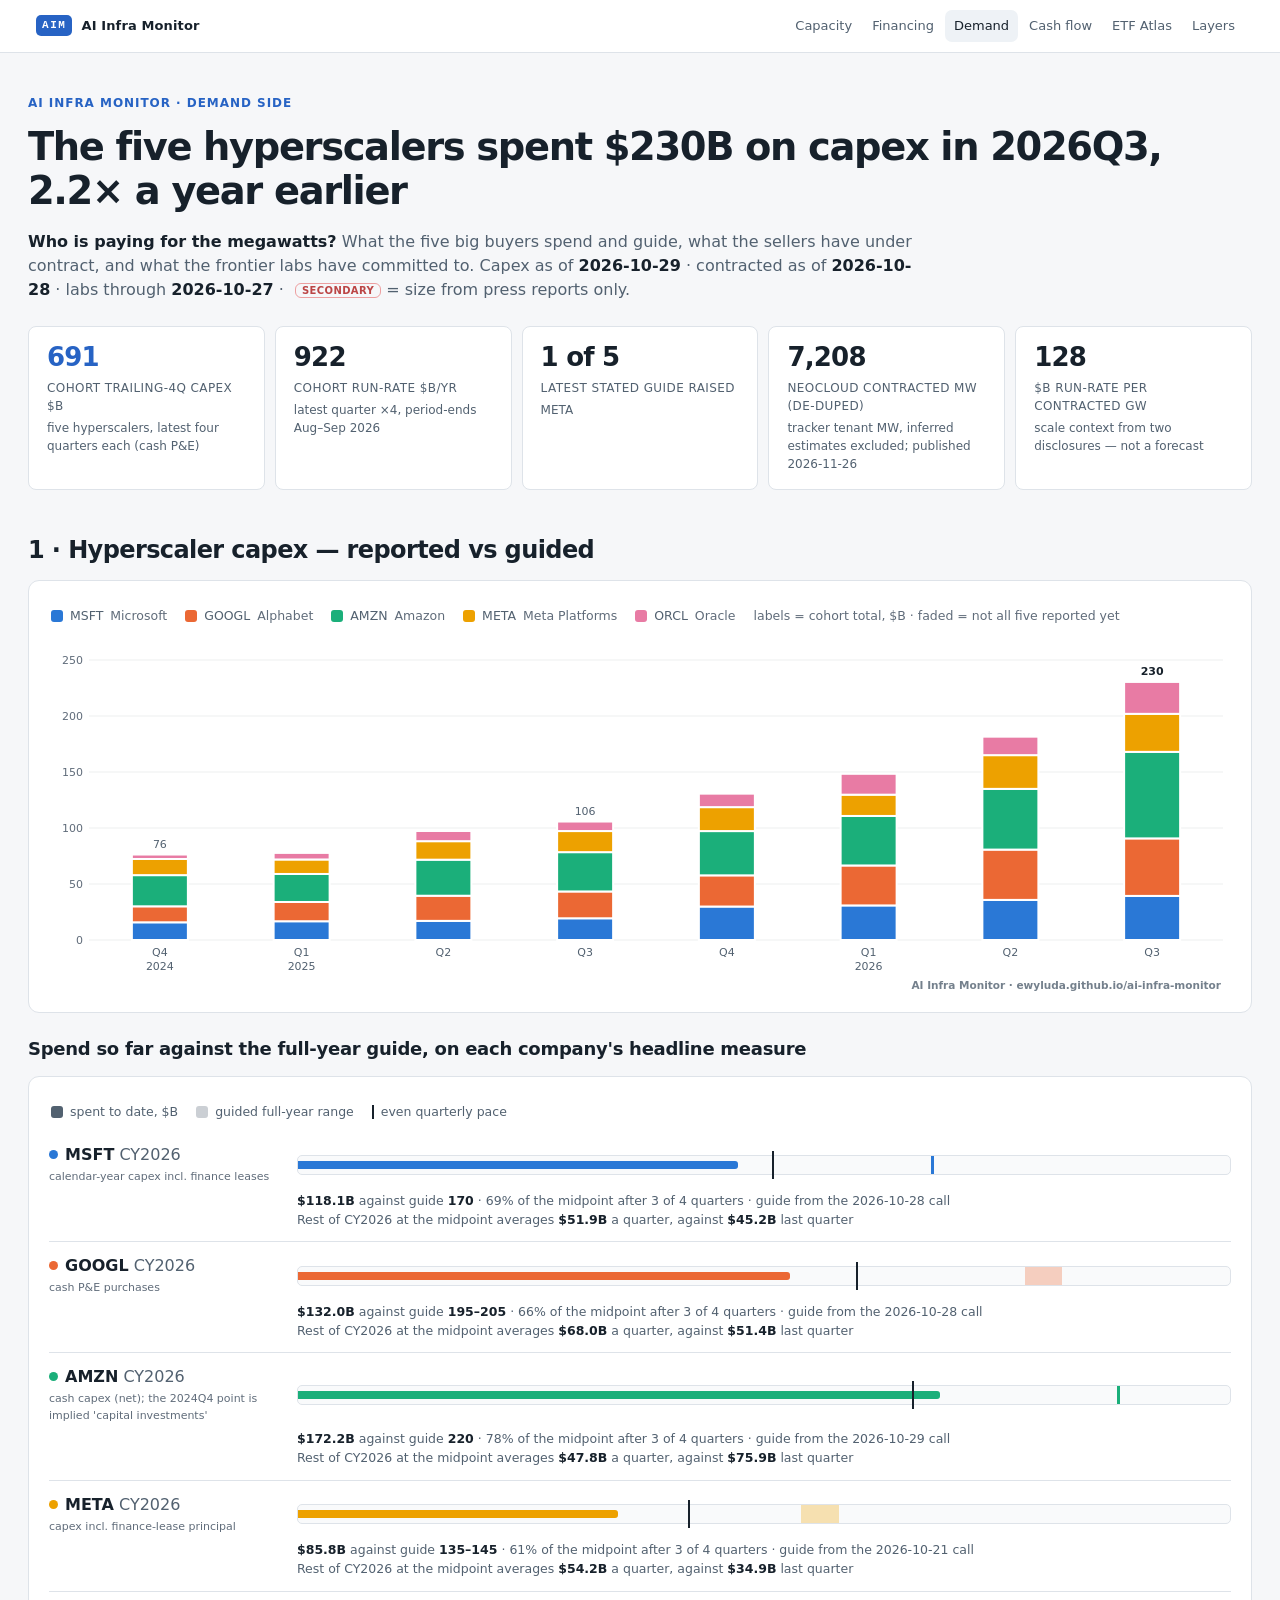
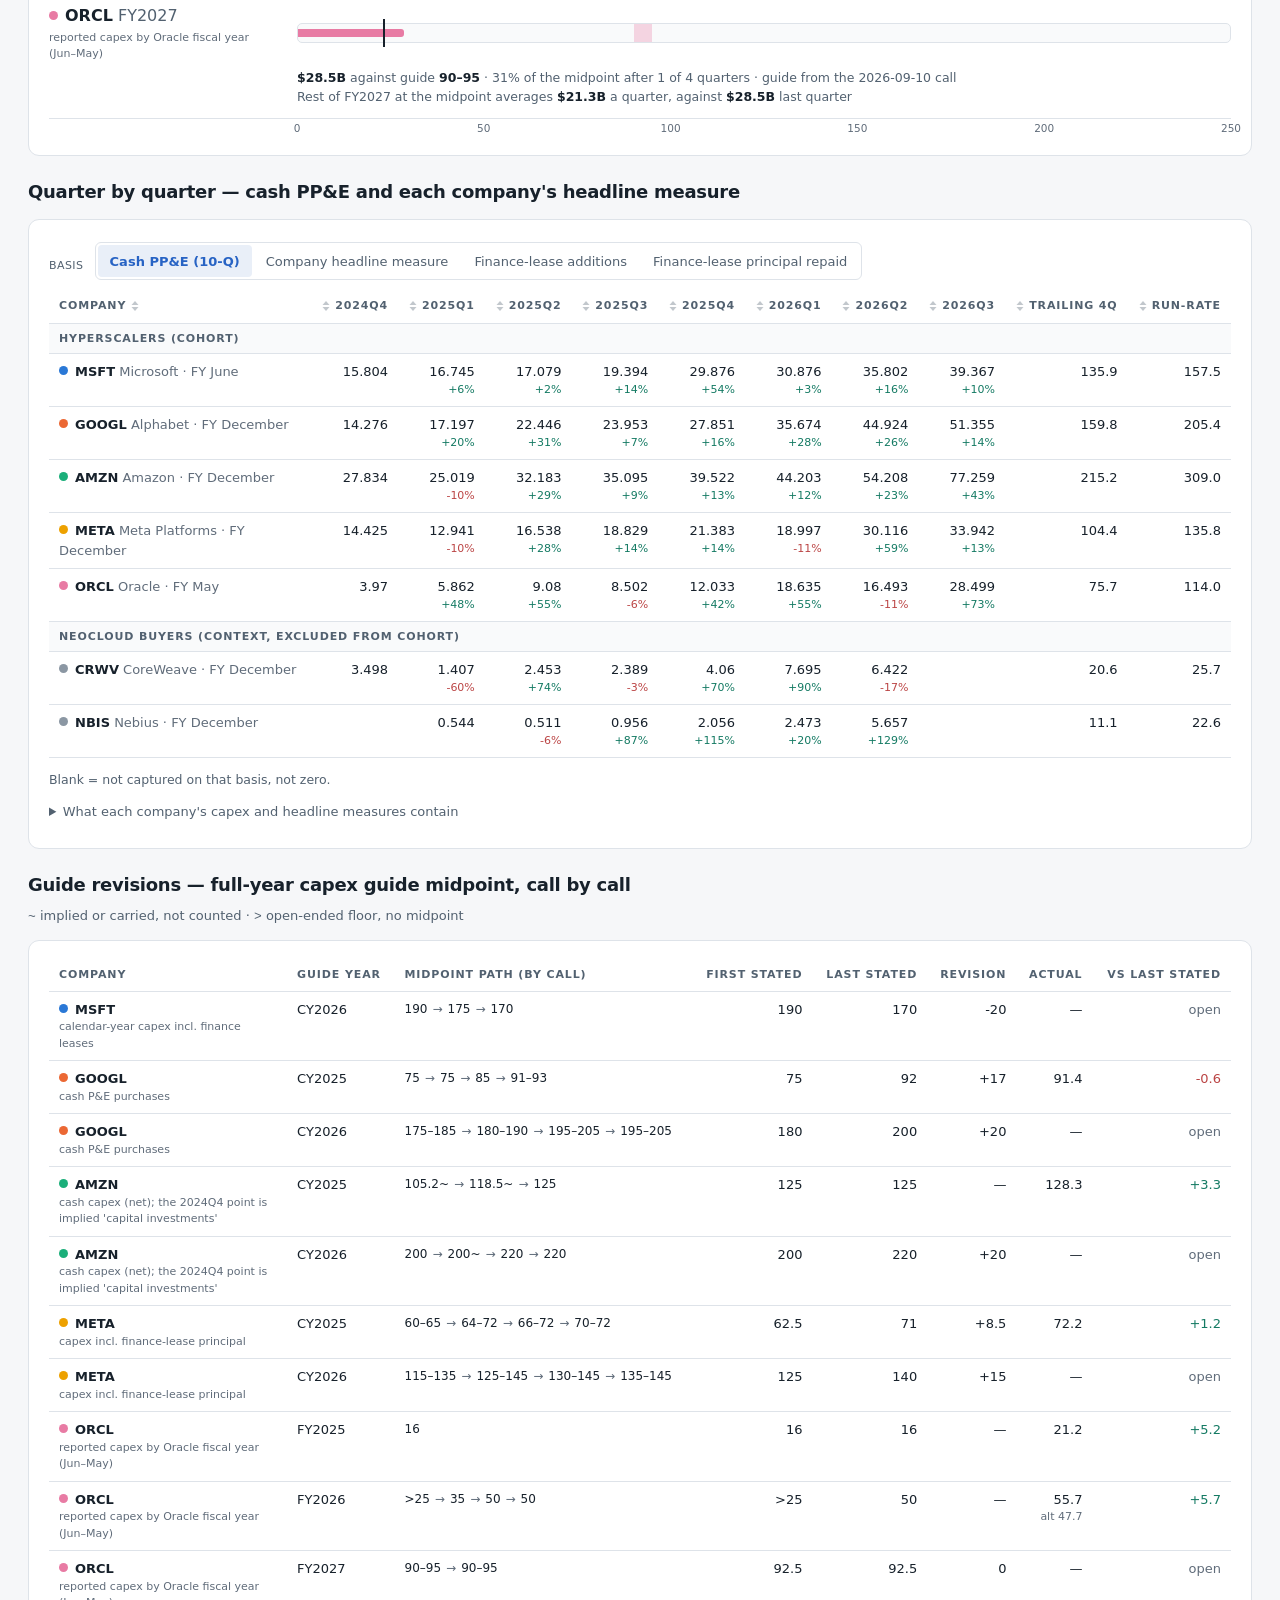
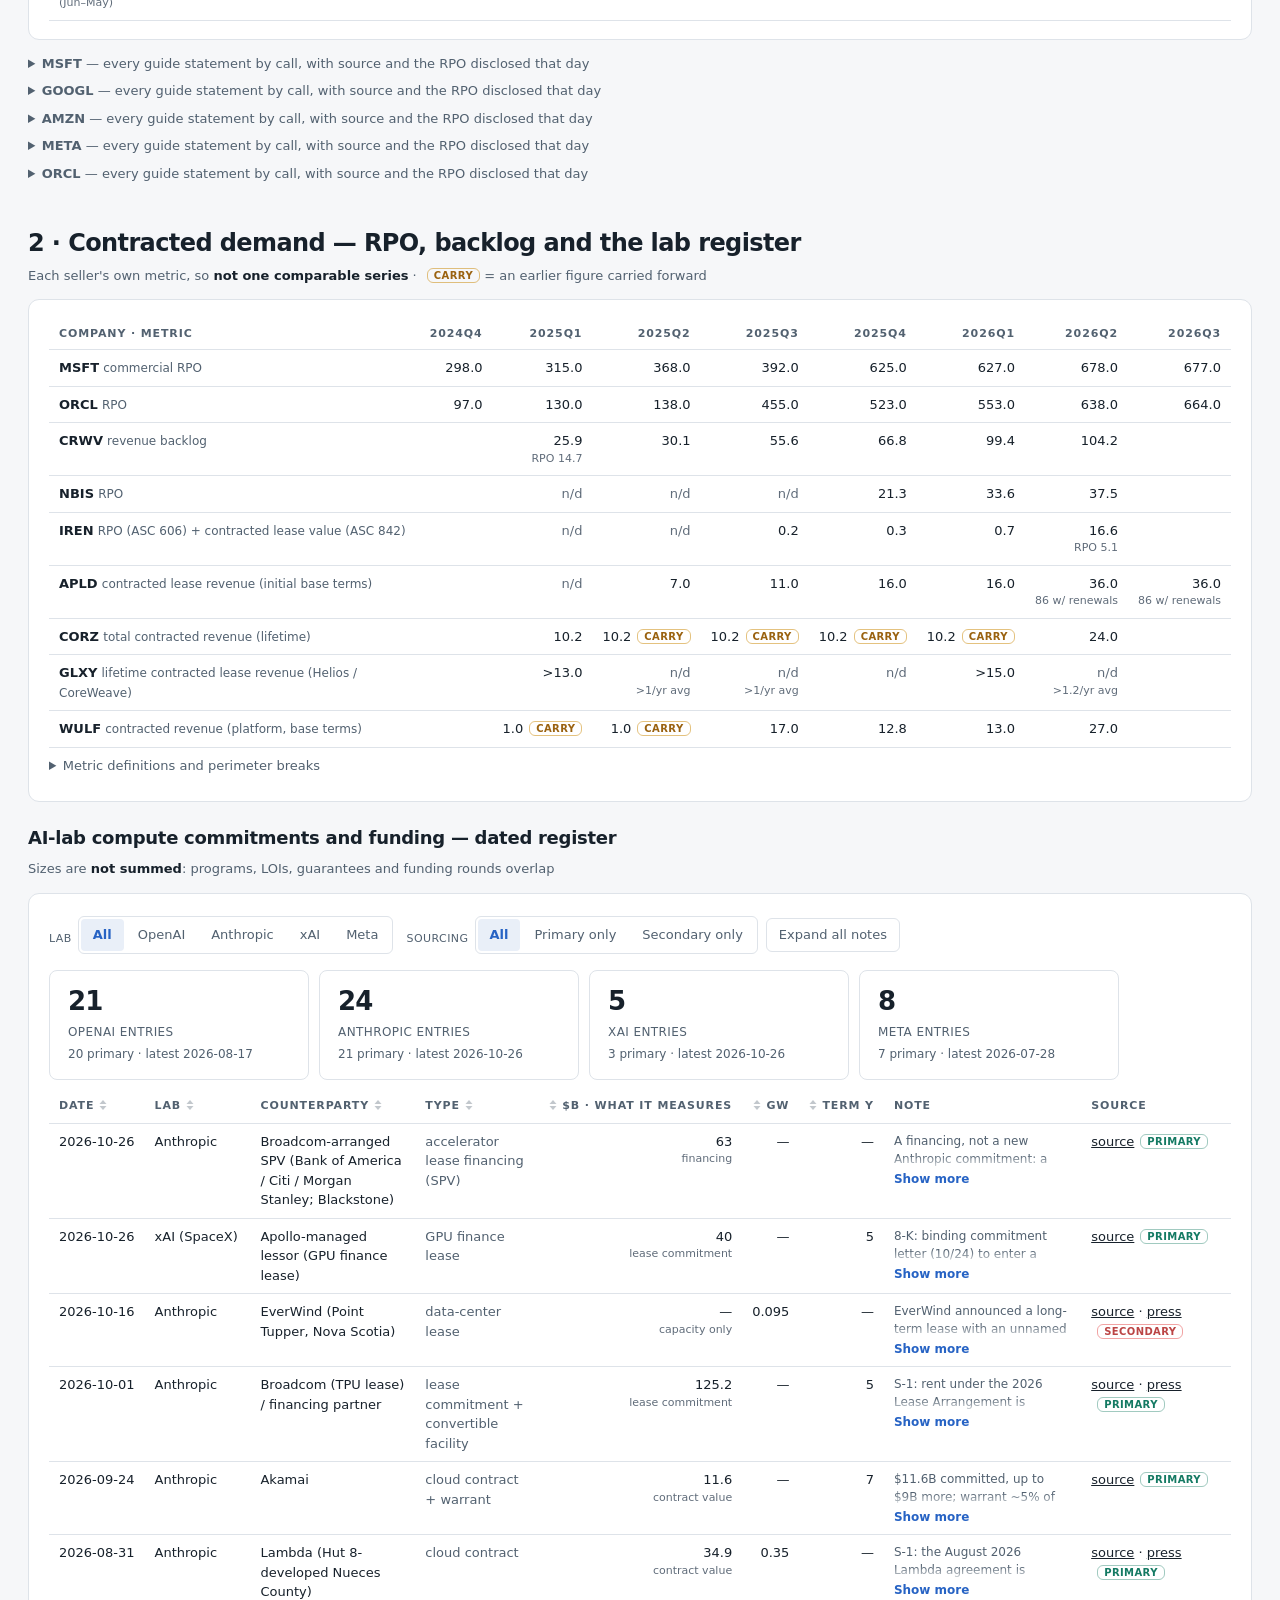
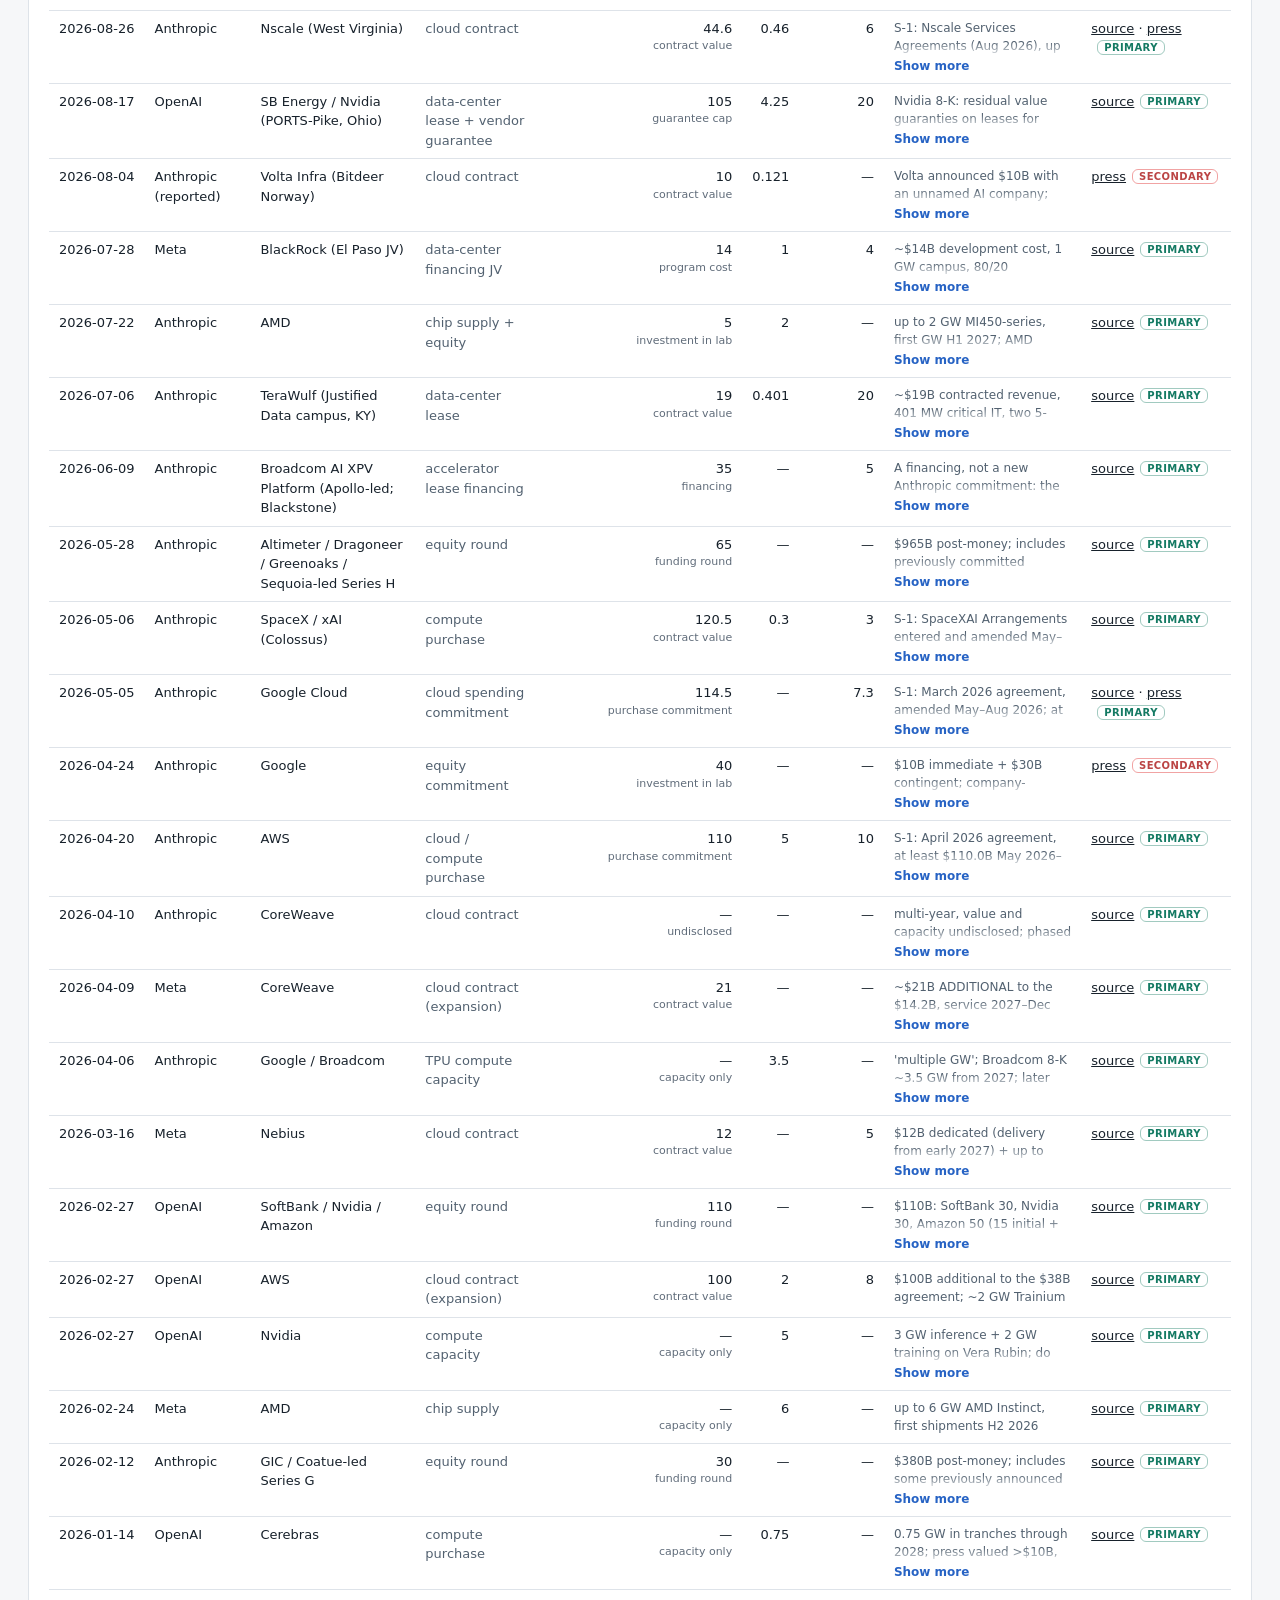
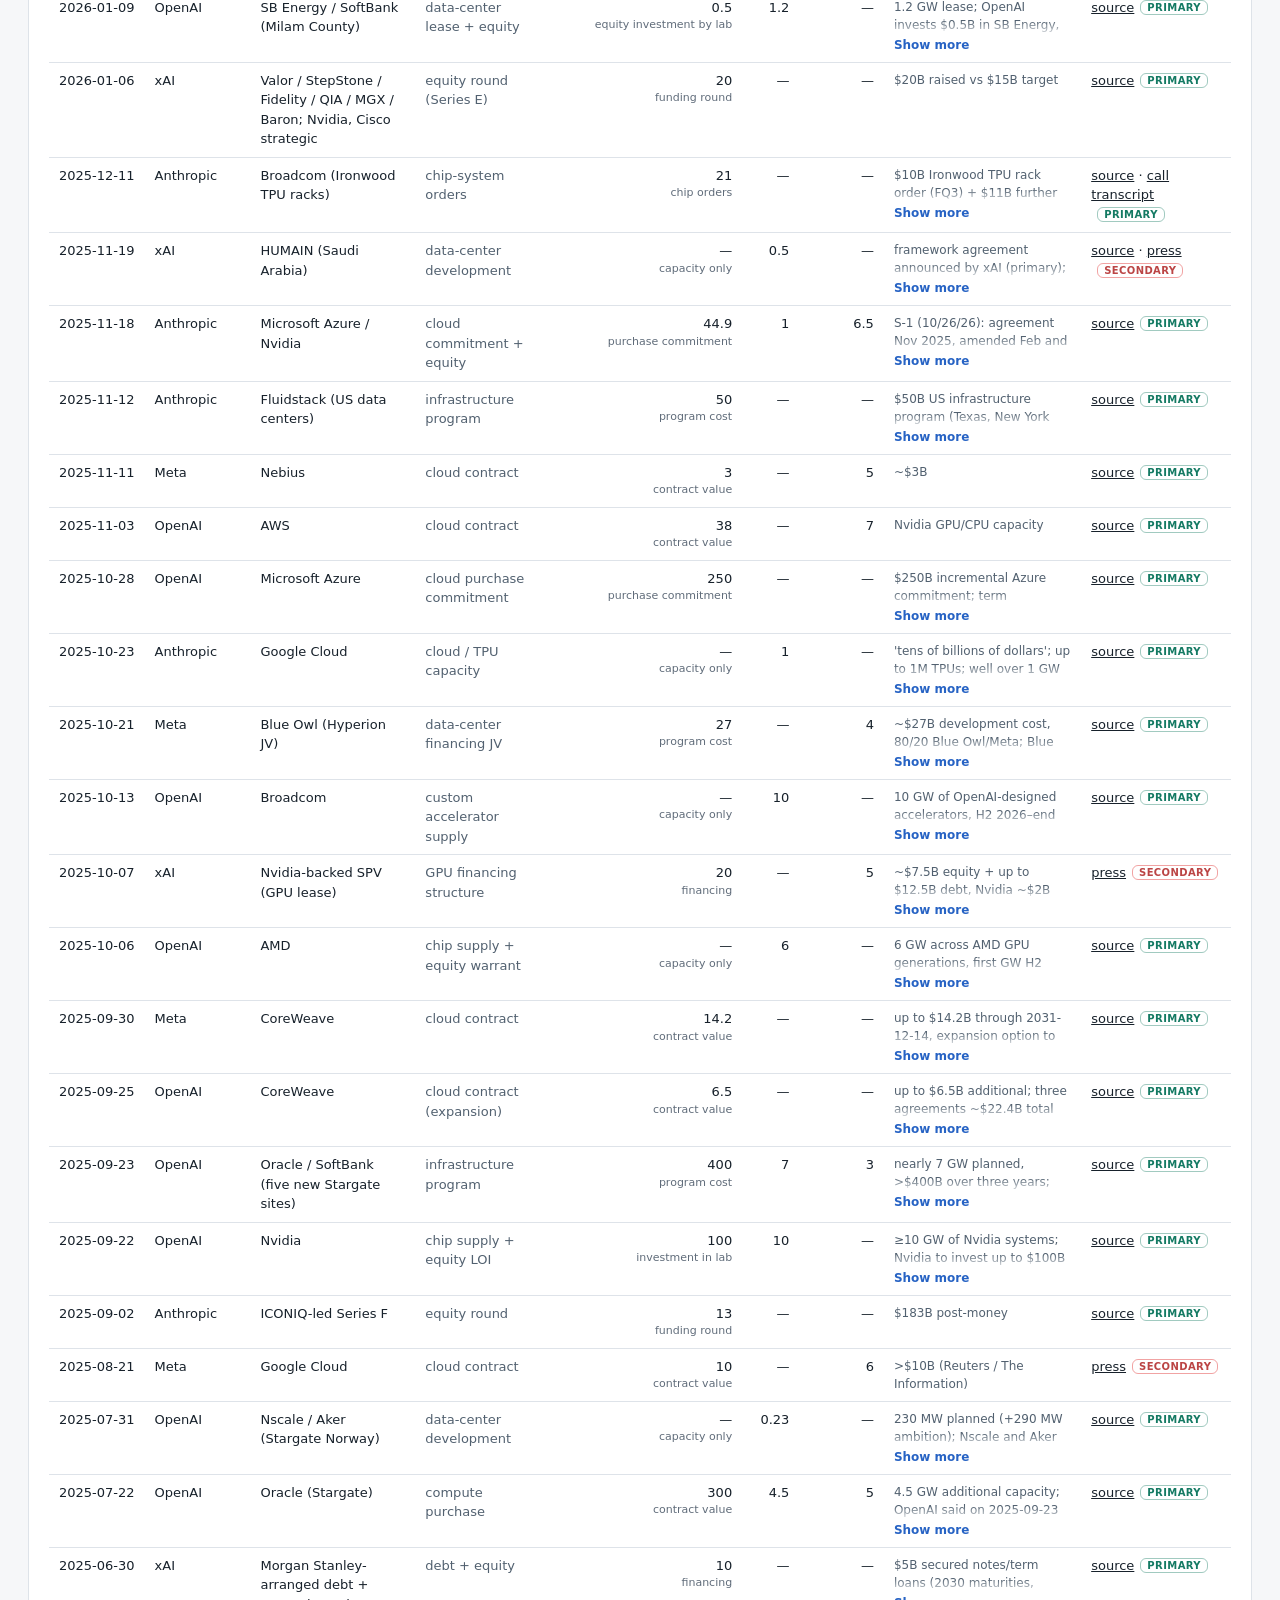
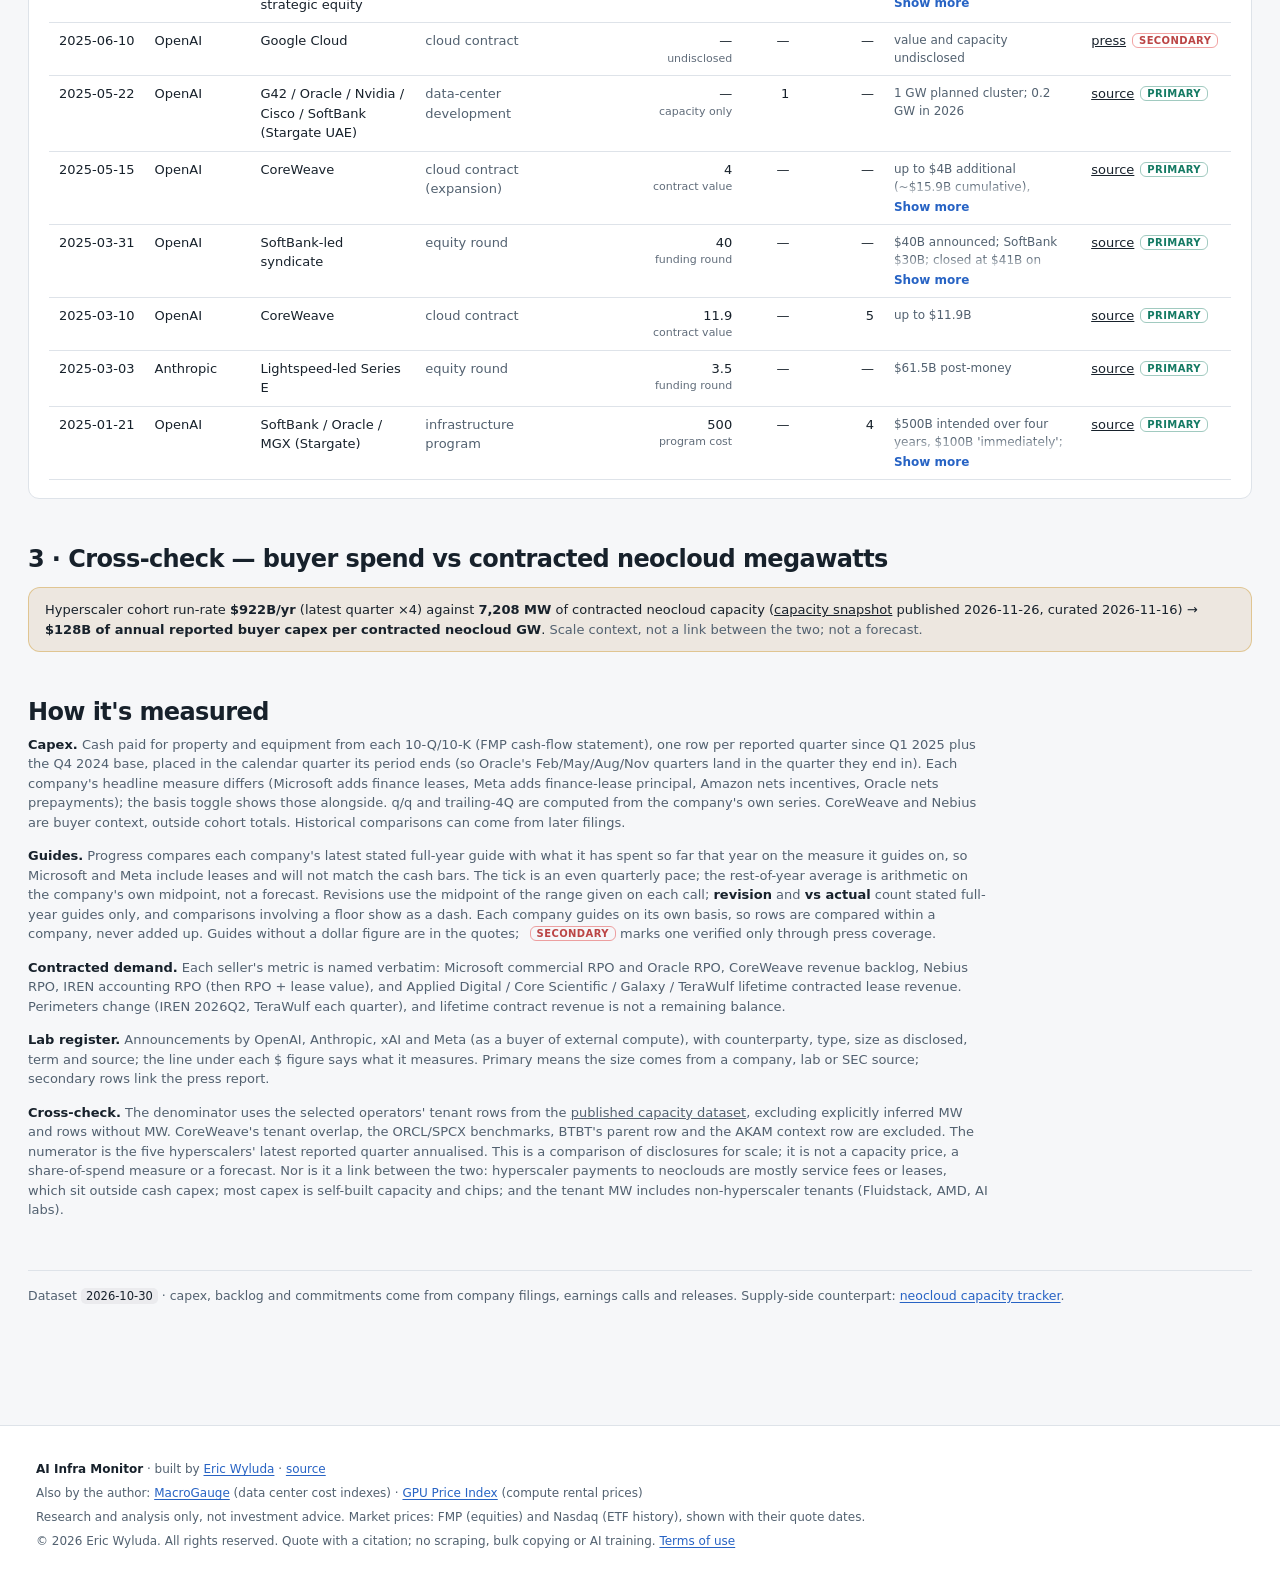
<file: site/ai-demand-monitor.html>
<!DOCTYPE html>
<html lang="en">
<head>
<meta charset="utf-8" />
<meta name="viewport" content="width=device-width, initial-scale=1" />
<title>AI Demand Monitor · AI Infra Monitor</title>
<style>
  :root{
    --bg:#ffffff;--ink:#17212b;--muted:#8b97a3;--faint:#606c7a;
    --panel:rgba(23,33,43,.025);--panel-2:rgba(23,33,43,.04);
    --border:rgba(23,33,43,.08);--border-2:rgba(23,33,43,.14);
    --gold:#c98500;--gold-dim:rgba(201,133,0,.16);
    /* categorical series, validated on this surface (dataviz validator, dark mode) */
    --s-msft:#2a78d6;--s-googl:#eb6834;--s-amzn:#1baf7a;--s-meta:#eda100;--s-orcl:#e87ba4;
    --s-buyer:#8b97a3;
    --good:#147a63;--warn:#c98500;--bad:#e34948;
    --radius:14px;
    --mono:"JetBrains Mono",ui-monospace,SFMono-Regular,Menlo,monospace;
    --sans:"Inter",system-ui,-apple-system,Segoe UI,Roboto,sans-serif;
    --display:"Space Grotesk","Inter",system-ui,sans-serif;
  }
  *{box-sizing:border-box}html,body{margin:0}
  body{background:radial-gradient(1200px 600px at 85% -10%,rgba(42,120,214,.10),transparent 60%),radial-gradient(1000px 700px at -10% 110%,rgba(194,65,12,.08),transparent 55%),var(--bg);
    color:var(--ink);font-family:var(--sans);line-height:1.5;-webkit-font-smoothing:antialiased;min-height:100vh}
  a{color:inherit}
  .wrap{max-width:1280px;margin:0 auto;padding:42px 28px 80px}
  .eyebrow{font-family:var(--mono);font-size:11px;letter-spacing:.22em;text-transform:uppercase;color:var(--faint);margin-bottom:14px}
  h1{font-family:var(--display);font-weight:700;letter-spacing:-.02em;font-size:clamp(28px,4.4vw,46px);line-height:1.04;margin:0 0 14px}
  h1 .accent{background:linear-gradient(90deg,#0e8fa8,#2a78d6 35%,#9a6210 75%,#eb6834);-webkit-background-clip:text;background-clip:text;color:transparent}
  h2{font-family:var(--display);font-size:22px;letter-spacing:-.01em;margin:44px 0 6px}
  h3{font-family:var(--display);font-size:16px;margin:22px 0 8px;color:var(--ink)}
  .lede{max-width:900px;color:var(--muted);font-size:16px}.lede b{color:var(--ink);font-weight:600}
  .sub{font-size:13px;color:var(--muted);margin:0 0 14px;max-width:960px}.sub b{color:var(--ink)}
  .statbar{display:flex;flex-wrap:wrap;gap:10px;margin:24px 0 4px}
  .stat{border:1px solid var(--border);background:var(--panel);border-radius:12px;padding:12px 16px;min-width:150px;flex:1 1 150px;max-width:260px}
  .stat .n{font-family:var(--mono);font-size:22px;font-weight:700;letter-spacing:-.02em}
  .stat .l{font-size:11px;color:var(--muted);text-transform:uppercase;letter-spacing:.08em;margin-top:2px}
  .stat .m{font-size:11px;color:var(--faint);margin-top:4px}
  .stat.gold .n{color:var(--gold)}
  .stat-btn{font:inherit;color:inherit;text-align:left;cursor:pointer}.stat-btn[aria-pressed="true"]{border-color:var(--border-2);background:var(--panel-2)}
  .chart.picking .bar:not(.picked){opacity:.25}
  .card{border:1px solid var(--border);background:var(--panel);border-radius:var(--radius);padding:18px 20px;margin:14px 0}
  .legend{display:flex;flex-wrap:wrap;gap:12px 18px;align-items:center;margin:8px 2px 10px;font-size:12.5px;color:var(--muted)}
  .legend .it{display:flex;align-items:center;gap:7px}.sw{width:12px;height:12px;border-radius:3px;flex:none}
  .chart{position:relative;width:100%;overflow-x:auto}
  .chart svg{display:block;width:100%;height:auto;font-family:var(--mono);font-size:11px}
  .tip{position:absolute;pointer-events:none;background:rgba(255,255,255,.96);border:1px solid var(--border-2);border-radius:9px;padding:8px 11px;font-size:12px;color:var(--ink);
    box-shadow:0 8px 30px rgba(23,33,43,.4);max-width:320px;z-index:5;display:none}
  .tip b{font-family:var(--mono)}
  .scrollx{overflow-x:auto}
  table{border-collapse:collapse;width:100%;font-size:13px}
  th,td{padding:8px 10px;border-bottom:1px solid var(--border);text-align:right;white-space:nowrap;vertical-align:top}
  th{font-family:var(--mono);font-size:10.5px;letter-spacing:.08em;text-transform:uppercase;color:var(--faint);font-weight:600}
  th:first-child,td:first-child{text-align:left}
  td.l,th.l{text-align:left;white-space:normal}
  td .d{display:block;font-family:var(--mono);font-size:10.5px;color:var(--faint)}
  td .up{color:var(--good)}td .dn{color:var(--bad)}
  .tk{font-family:var(--mono);font-weight:700}
  .dot{display:inline-block;width:9px;height:9px;border-radius:50%;margin-right:7px;vertical-align:1px}
  .badge{display:inline-block;font-family:var(--mono);font-size:9.5px;letter-spacing:.06em;text-transform:uppercase;border:1px solid var(--border-2);border-radius:6px;padding:1px 6px;color:var(--muted);margin-left:6px;vertical-align:1px}
  .badge.sec{border-color:rgba(227,73,72,.5);color:var(--bad)}
  .badge.cf{border-color:rgba(201,133,0,.5);color:var(--warn)}
  .badge.prim{border-color:rgba(20,122,99,.4);color:var(--good)}
  tr.group td{background:var(--panel-2);font-family:var(--mono);font-size:10.5px;letter-spacing:.1em;text-transform:uppercase;color:var(--faint);text-align:left}
  .seg{display:inline-flex;border:1px solid var(--border-2);border-radius:10px;overflow:hidden;margin:4px 8px 10px 0;vertical-align:middle}
  .seg button{appearance:none;border:0;border-right:1px solid var(--border);background:transparent;color:var(--muted);font-family:var(--sans);font-size:12.5px;padding:7px 12px;cursor:pointer}
  .seg button:last-child{border-right:0}.seg button:hover{color:var(--ink)}.seg button.on{background:rgba(42,120,214,.16);color:var(--ink)}
  .ctl-lab{font-family:var(--mono);font-size:9.5px;letter-spacing:.14em;text-transform:uppercase;color:var(--faint);margin-right:6px}
  details{margin:8px 0}summary{cursor:pointer;color:var(--muted);font-size:13px}
  .quote{font-size:12.5px;color:var(--muted);padding:6px 0 6px 12px;border-left:2px solid var(--border-2);margin:6px 0}
  .quote b{color:var(--ink);font-family:var(--mono);font-weight:600}
  .note{font-size:12.5px;color:var(--muted)}
  .callout{border:1px solid rgba(201,133,0,.35);background:var(--gold-dim);border-radius:12px;padding:12px 16px;font-size:13px;color:var(--ink);margin:12px 0}
  .path{font-family:var(--mono);font-size:12px}
  .path .arr{color:var(--faint);margin:0 5px}
  footer{margin-top:50px;font-size:12.5px;color:var(--muted);border-top:1px solid var(--border);padding-top:16px}
  footer code{font-family:var(--mono);font-size:11.5px;color:var(--ink);background:rgba(23,33,43,.05);padding:1px 5px;border-radius:5px}
  .gp-row{display:grid;grid-template-columns:minmax(150px,230px) minmax(0,1fr);gap:6px 18px;align-items:center;padding:12px 0;border-bottom:1px solid var(--border)}
  .gp-row:last-child{border-bottom:0;padding:2px 0 0}
  .gp-basis{font-size:11px;color:var(--faint);margin-top:2px}
  .gp-track{position:relative;height:20px;border-radius:5px;background:var(--panel-2);border:1px solid var(--border)}
  .gp-band{position:absolute;top:0;bottom:0;opacity:.3}.gp-band.pt{opacity:1;margin-left:-1px}
  .gp-bar{position:absolute;left:0;top:5px;height:8px;border-radius:0 3px 3px 0}
  .gp-pace{position:absolute;top:-5px;bottom:-5px;width:2px;margin-left:-1px;background:var(--ink)}
  .gp-txt{grid-column:2;font-size:12.5px;color:var(--muted)}.gp-txt b{color:var(--ink);font-family:var(--mono);font-weight:600}
  .gp-axis{position:relative;height:16px;font-family:var(--mono);font-size:10.5px;color:var(--faint)}.gp-axis span{position:absolute;transform:translateX(-50%)}
  @media (max-width:720px){.wrap{padding:28px 16px 60px}th,td{padding:6px 7px}.gp-row{grid-template-columns:minmax(0,1fr)}.gp-txt{grid-column:1}}
</style>
<!-- © 2026 Eric Wyluda. All rights reserved. Terms: https://ewyluda.github.io/ai-infra-monitor/terms.html · AIM canary 242a3ced-c0e2-472b-8a07-06ca97b03cf8 --><meta name="tdm-reservation" content="1" /><meta name="tdm-policy" content="https://ewyluda.github.io/ai-infra-monitor/terms.html" /><meta name="robots" content="noai, noimageai" /><meta name="description" content="Who is paying for the buildout: hyperscaler capex by quarter, contracted backlog, and the AI-lab compute commitments behind it, each tied to the filing or call." /><link rel="canonical" href="https://ewyluda.github.io/ai-infra-monitor/ai-demand-monitor.html" /><link rel="icon" href="assets/favicon.svg" type="image/svg+xml" /><link rel="apple-touch-icon" href="assets/apple-touch-icon.png" /><meta name="theme-color" content="#F6F7F9" /><meta property="og:type" content="website" /><meta property="og:site_name" content="AI Infra Monitor" /><meta property="og:title" content="AI Demand Monitor · AI Infra Monitor" /><meta property="og:description" content="Who is paying for the buildout: hyperscaler capex by quarter, contracted backlog, and the AI-lab compute commitments behind it, each tied to the filing or call." /><meta property="og:url" content="https://ewyluda.github.io/ai-infra-monitor/ai-demand-monitor.html" /><meta property="og:image" content="https://ewyluda.github.io/ai-infra-monitor/assets/og-image.png" /><meta property="og:image:width" content="1200" /><meta property="og:image:height" content="630" /><meta property="og:image:alt" content="AI Infra Monitor: who is building the AI buildout, and how it is funded." /><meta name="twitter:card" content="summary_large_image" /><link rel="stylesheet" href="assets/brand.css" /><style id="aim-theme">/* Shared light restyle for the dark dashboard system: surfaces, ink and type from the
   AI Infra Monitor brand (MacroGauge tokens). Injected after the page's own styles. */
:root{color-scheme:light;
  --bg:#F6F7F9;--ink:#17212B;--muted:#526170;--faint:#606C7A;
  --panel:#FFFFFF;--panel-2:#F9FAFB;--border:#DEE3E9;--border-2:#C9D1DA;
  --gold:#9A6210;--gold-dim:rgba(154,98,16,.10);
  --mono:var(--aim-sans);--sans:var(--aim-sans);--display:var(--aim-sans)}
/* The hub's shared style (the capacity page's MacroGauge parts) for both pages on this theme: sans
   labels and numerals (--mono is the sans), one eyebrow and type scale, KPI tile, segmented control,
   table head, hover card and card radius. */
.eyebrow{font:650 12px/1.4 var(--aim-sans);letter-spacing:.08em;text-transform:uppercase;color:var(--aim-sky)}
h1{font-size:clamp(30px,3vw,42px);line-height:1.15;letter-spacing:-.035em;font-weight:650}
.stat .n{font-weight:600;letter-spacing:-.03em;font-variant-numeric:tabular-nums}
th{font:600 11px/1.4 var(--aim-sans);letter-spacing:.08em;color:var(--muted)}
.num,td{font-variant-numeric:tabular-nums}
body{background:var(--bg);color:var(--ink)}
/* Links inside prose need a non-color cue (axe link-in-text-block). */
footer a{color:#2763C4;text-decoration:underline;text-underline-offset:2px}

/* Demand monitor: series hues come from the shared map (reference light palette slots 1-5,
   validated on white). Text-safe status colors; quarter labels lifted to muted ink (CSS beats
   the SVG fill attribute); a lighter tooltip shadow for the light surface. */
:root{--warn:#9A6210;--bad:#BB4545}
svg text[fill="#8b97a3"]{fill:#526170}
.tip{box-shadow:0 8px 30px rgba(23,33,43,.12)}
/* Shared style, page parts */
h2{font-size:24px;line-height:1.35;letter-spacing:-.025em;font-weight:600}
h3{font-size:18px;font-weight:600;letter-spacing:-.015em}
.statbar .stat{border-radius:8px;padding:16px 18px}
.stat .n{font-size:26px;line-height:1.15}
.stat .l{font-size:12px;letter-spacing:.035em;margin-top:6px}
.stat .m{font-size:12px;color:var(--muted)}
.stat.gold .n{color:var(--ink)}
#statbar .stat:first-child .n{color:var(--aim-sky)}
.stat-btn{transition:border-color .15s var(--aim-ease),background-color .15s var(--aim-ease)}
.stat-btn:hover{border-color:#B5C9EA}
.stat-btn[aria-pressed="true"]{border-color:#B5C9EA;background:var(--aim-sky-wash)}
.stat-btn[aria-pressed="true"] .n{color:var(--aim-sky)}
.stat-btn:focus-visible,.seg button:focus-visible{outline:2px solid var(--aim-sky);outline-offset:2px}
.card{border-radius:11px}
.seg{border-color:var(--border);border-radius:6px;background:var(--panel);padding:2px;gap:2px}
.seg button{border-right:0;border-radius:4px;font:500 13px var(--aim-sans);padding:6px 12px;min-height:32px;transition:background-color .15s var(--aim-ease),color .15s var(--aim-ease)}
.seg button.on{background:var(--aim-sky-wash);color:var(--aim-sky);font-weight:600}
.ctl-lab{font:500 11px var(--aim-sans);letter-spacing:.04em;color:var(--muted)}
td .d{font-size:11px}
tr.group td{font:600 11px var(--aim-sans);letter-spacing:.08em;color:var(--muted);background:#F9FAFB}
tr.group .grp-lab{position:sticky;left:10px} /* the label stays in view, at the cell's own padding, when the table scrolls */
@media (max-width:720px){tr.group .grp-lab{left:7px}}
.badge{font:600 10px var(--aim-sans);letter-spacing:.04em}
.tk{font-weight:650}
.tip{background:#fff;border-color:var(--border);border-radius:6px;box-shadow:var(--aim-shadow);padding:10px 12px;font-size:13px;color:var(--ink)}
.tip b{font-variant-numeric:tabular-nums}
.chart .bar{transition:opacity .15s var(--aim-ease)}
#capexTable tbody tr:not(.group) td,#labTable tbody tr td{transition:background-color .12s var(--aim-ease)}
#capexTable tbody tr:not(.group):hover td,#labTable tbody tr:hover td{background:#F4F7FB}
#labTable .nt{max-width:380px}
.aim-all{margin:4px 8px 10px 0}
#labTable td:first-child{white-space:nowrap}
</style><style>#capexChart{position:relative;padding-bottom:18px}#capexChart::after{content:"AI Infra Monitor · ewyluda.github.io/ai-infra-monitor";position:absolute;right:10px;bottom:3px;font:600 10.5px/1 var(--aim-sans);color:var(--aim-muted);opacity:.8;pointer-events:none}</style><style>:is(th,td):where(#capexTable tr > :first-child:not([colspan]), #guideTable tr > :first-child, #contractedTable tr > :first-child, #labTable tr > :nth-child(2)){position:sticky;left:0;z-index:1;background-color:var(--aim-card)}@supports (animation-timeline:scroll()){:where(#capexTable tr > :first-child:not([colspan]), #guideTable tr > :first-child, #contractedTable tr > :first-child, #labTable tr > :nth-child(2)){animation:aim-stick linear both;animation-timeline:scroll(nearest inline);animation-range:0 24px}}@keyframes aim-stick{to{box-shadow:6px 0 6px -4px rgba(23,33,43,.14)}}</style>
</head>
<body>
<header class="aim-bar"><div class="aim-bar-in"><a class="aim-brand" href="index.html"><span class="aim-mark">AIM</span><span>AI Infra Monitor</span></a><nav class="aim-nav" aria-label="Dashboards"><a href="neocloud-capacity-tracker.html">Capacity</a><a href="neocloud-financing-ledger.html">Financing</a><a href="ai-demand-monitor.html" aria-current="page">Demand</a><a href="ai-cash-flow-monitor.html">Cash flow</a><a href="ai-infrastructure-etf-atlas.html">ETF Atlas</a><a href="ai-trade-layer-index.html">Layers</a></nav></div></header><main class="aim-content">
<div class="wrap">
  <div class="eyebrow">AI Infra Monitor · demand side</div>
  <h1 id="headline">Hyperscaler capex, contracted backlog, AI-lab commitments</h1>
  <p class="lede"><b>Who is paying for the megawatts?</b> What the five big buyers spend and guide, what the sellers have under contract, and what the frontier labs have committed to.
    Capex as of <b id="capexAsOf">—</b> · contracted as of <b id="contractedAsOf">—</b> · labs through <b id="labsAsOf">—</b> · <span class="badge sec">secondary</span> = size from press reports only.</p>

  <div class="statbar" id="statbar"></div>

  <h2>1 · Hyperscaler capex — reported vs guided</h2>

  <div class="card">
    <div class="legend" id="chartLegend"></div>
    <div class="chart" id="capexChart"></div>
  </div>

  <h3>Spend so far against the full-year guide, on each company's headline measure</h3>
  <div class="card">
    <div class="legend"><span class="it"><span class="sw" style="background:var(--muted)"></span>spent to date, $B</span><span class="it"><span class="sw" style="background:var(--muted);opacity:.3"></span>guided full-year range</span><span class="it"><span class="sw" style="width:2px;height:14px;border-radius:0;background:var(--ink)"></span>even quarterly pace</span></div>
    <div id="guideProgress"></div>
  </div>

  <h3>Quarter by quarter — cash PP&amp;E and each company's headline measure</h3>
  <div class="card">
    <span class="ctl-lab">Basis</span>
    <div class="seg" id="basisSeg">
      <button type="button" class="on" aria-pressed="true" data-basis="capex">Cash PP&amp;E (10-Q)</button>
      <button type="button" aria-pressed="false" data-basis="headline">Company headline measure</button>
      <button type="button" aria-pressed="false" data-basis="lease_add">Finance-lease additions</button>
      <button type="button" aria-pressed="false" data-basis="lease_principal">Finance-lease principal repaid</button>
    </div>
    <div class="scrollx" tabindex="0"><table id="capexTable"></table></div>
    <p class="note">Blank = not captured on that basis, not zero.</p>
    <div id="capexDefs"></div>
  </div>

  <h3>Guide revisions — full-year capex guide midpoint, call by call</h3>
  <p class="sub"><code>~</code> implied or carried, not counted · <code>&gt;</code> open-ended floor, no midpoint</p>
  <div class="card"><div class="scrollx" tabindex="0"><table id="guideTable"></table></div></div>
  <div id="guideQuotes"></div>

  <h2>2 · Contracted demand — RPO, backlog and the lab register</h2>
  <p class="sub">Each seller's own metric, so <b>not one comparable series</b> · <span class="badge cf">carry</span> = an earlier figure carried forward</p>
  <div class="card"><div class="scrollx" tabindex="0"><table id="contractedTable"></table></div><div id="contractedDefs"></div></div>

  <h3>AI-lab compute commitments and funding — dated register</h3>
  <p class="sub">Sizes are <b>not summed</b>: programs, LOIs, guarantees and funding rounds overlap</p>
  <div class="card">
    <span class="ctl-lab">Lab</span><div class="seg" id="labSeg"><button type="button" class="on" aria-pressed="true" data-lab="all">All</button><button type="button" aria-pressed="false" data-lab="OpenAI">OpenAI</button><button type="button" aria-pressed="false" data-lab="Anthropic">Anthropic</button><button type="button" aria-pressed="false" data-lab="xAI">xAI</button><button type="button" aria-pressed="false" data-lab="Meta">Meta</button></div>
    <span class="ctl-lab">Sourcing</span><div class="seg" id="srcSeg"><button type="button" class="on" aria-pressed="true" data-src="all">All</button><button type="button" aria-pressed="false" data-src="primary">Primary only</button><button type="button" aria-pressed="false" data-src="secondary">Secondary only</button></div>
    <div class="statbar" id="labStats" style="margin:6px 0 10px"></div>
    <div class="scrollx" tabindex="0"><table id="labTable"></table></div>
  </div>

  <h2>3 · Cross-check — buyer spend vs contracted neocloud megawatts</h2>
  <div class="callout" id="crosscheck"></div>

  <h2>How it's measured</h2>
  <p class="sub"><b>Capex.</b> Cash paid for property and equipment from each 10-Q/10-K (FMP cash-flow statement), one row per reported quarter since Q1 2025 plus the Q4 2024 base,
    placed in the calendar quarter its period ends (so Oracle's Feb/May/Aug/Nov quarters land in the quarter they end in). Each company's headline measure differs (Microsoft adds finance leases,
    Meta adds finance-lease principal, Amazon nets incentives, Oracle nets prepayments); the basis toggle shows those alongside. q/q and trailing-4Q are computed from the company's own series.
    CoreWeave and Nebius are buyer context, outside cohort totals. Historical comparisons can come from later filings.</p>
  <p class="sub"><b>Guides.</b> Progress compares each company's latest stated full-year guide with what it has spent so far that year on the measure it guides on, so Microsoft and Meta include leases
    and will not match the cash bars. The tick is an even quarterly pace; the rest-of-year average is arithmetic on the company's own midpoint, not a forecast. Revisions use the midpoint of the
    range given on each call; <b>revision</b> and <b>vs actual</b> count stated full-year guides only, and comparisons involving a floor show as a dash. Each company guides on its own basis, so
    rows are compared within a company, never added up. Guides without a dollar figure are in the quotes; <span class="badge sec">secondary</span> marks one verified only through press coverage.</p>
  <p class="sub"><b>Contracted demand.</b> Each seller's metric is named verbatim: Microsoft commercial RPO and Oracle RPO, CoreWeave revenue backlog, Nebius RPO, IREN accounting RPO
    (then RPO + lease value), and Applied Digital / Core Scientific / Galaxy / TeraWulf lifetime contracted lease revenue. Perimeters change (IREN 2026Q2, TeraWulf each quarter), and lifetime
    contract revenue is not a remaining balance.</p>
  <p class="sub"><b>Lab register.</b> Announcements by OpenAI, Anthropic, xAI and Meta (as a buyer of external compute), with counterparty, type, size as disclosed, term and source; the line under
    each $ figure says what it measures. Primary means the size comes from a company, lab or SEC source; secondary rows link the press report.</p>
  <p class="sub"><b>Cross-check.</b> The denominator uses the selected operators' tenant rows from the <a href="neocloud-capacity-tracker.html">published capacity dataset</a>, excluding explicitly inferred MW
    and rows without MW. CoreWeave's tenant overlap, the ORCL/SPCX benchmarks, BTBT's parent row and the AKAM context row are excluded. The numerator is the five hyperscalers' latest reported
    quarter annualised. This is a comparison of disclosures for scale; it is not a capacity price, a share-of-spend measure or a forecast. Nor is it a link between the two: hyperscaler
    payments to neoclouds are mostly service fees or leases, which sit outside cash capex; most capex is self-built capacity and chips; and the tenant MW includes non-hyperscaler tenants
    (Fluidstack, AMD, AI labs).</p>

  <footer>
    Dataset <code id="asOfFoot">—</code> · capex, backlog and commitments come from company filings, earnings calls and releases.
    Supply-side counterpart: <a href="neocloud-capacity-tracker.html">neocloud capacity tracker</a>.
  </footer>
</div>

<script>
const D = /*AI-DEMAND-DATA-START*/{"schema_version":1,"as_of":"2026-10-30","capex_as_of":"2026-10-29","contracted_as_of":"2026-10-28","labs_as_of":"2026-10-27","title":"AI Demand Monitor — hyperscaler capex, contracted backlog and AI-lab commitments","note":"Demand side of the AI buildout: what the buyers of capacity disclose. Canonical source for ai-demand-monitor.{md,html}. $B unless noted. Every row carries the date it was disclosed (as_of) and a primary source; sourcing='secondary' marks figures supported only by press accounts. Derived series (q/q, trailing-4Q, run-rate, guide midpoints and revisions, capex-per-contracted-GW) are computed at render time by the refresh script and the HTML from the same formulas, never stored. Research, not P&L. Does not duplicate the neocloud capacity tracker — capacity_crosscheck retains the selected company and tenant rows from MacroGauge's published capacity.json snapshot, with inferred-MW exclusions.","sources_note":"Cash capex is FMP statements/cashflow-statement 'investmentsInPropertyPlantAndEquipment' (sign flipped), pulled 2026-10-25 (MSFT, GOOGL and AMZN 2026Q3 on 2026-10-30, tied to each 10-Q's XBRL). Cross-checks: the five hyperscalers' quarterly figures and closed-year sums against their releases; CRWV against its 10-Q/10-K (H1 2025, 9M 2025, FY2025, H1 2026 cash paid for P&E); NBIS against its shareholder letters and the Q1 2026 financial-statement comparative for Q1 2025. Guide quotes, finance leases, RPO and contracted figures are from the linked releases and filings; guides whose quote comes from the call carry a guide.src and were checked against the FMP earningsTranscript text. Lab-register sizes marked primary link a company, lab or SEC source; secondary rows link the press report (press_src). Perplexity research (2026-10-25/26) located the sources; it is not cited as a source.","basis":{"qoq":"capex[q] / capex[q-1] - 1 (within a company's own series)","ttm":"sum of the company's latest four reported quarters of capex (null until four exist)","run_rate":"latest reported quarter × 4, per company; the cohort run-rate sums the five hyperscalers' latest quarters, whose period-ends differ (the page prints the span)","guide_mid":"(low + high) / 2 for a closed range; a point estimate is its own midpoint. Open-ended bounds and qualitative guides have no midpoint.","guide_revision":"Per company and guide fiscal year: last stated minus first stated full-year midpoint, only when both have a midpoint. Implied/carried points are not counted. Open-ended bounds retain their qualifier and produce no exact revision. vs_actual = actual minus last stated midpoint when available.","capex_per_contracted_gw":"Hyperscaler cohort run-rate ($B/yr) divided by included tenant MW / 1000 from the published capacity.json snapshot. Explicitly inferred MW and undisclosed MW are excluded. The constituent rows, exclusions and source publication date are retained in capacity_crosscheck. Scale context only, not a forecast or a capacity price.","latest_guide_move":"Last stated full-year midpoint minus the previous stated midpoint for the same year; null when only one exists or either guide is open-ended."},"capex":{"companies":[{"t":"MSFT","name":"Microsoft","cohort":"hyperscaler","fy_end":"June","capex_basis":"Cash paid for property and equipment (10-Q/10-K cash-flow statement, FMP cashflow-statement). Microsoft's headline 'capex including finance leases' is kept in capex_incl_leases; finance-lease ROU additions in fin_lease. Do not derive leases by subtraction — payment timing also moves the reconciliation.","rpo_basis":"Commercial remaining performance obligation as stated on the call; share recognisable within 12 months in rpo.next_12m.","filings_url":"https://www.sec.gov/cgi-bin/browse-edgar?action=getcompany&CIK=0000789019&type=10-Q&dateb=&owner=include&count=40","quarters":[{"q":"2024Q4","period_end":"2024-12-31","fiscal":"FY25Q2","call_date":"2025-01-29","as_of":"2025-01-29","capex":15.804,"filing_date":"2025-01-29","call_url":"https://www.microsoft.com/en-us/investor/events/fy-2025/earnings-fy-2025-q2","capex_incl_leases":22.6,"guide":{"fy":"FY2026","text":"Q3/Q4 spend similar to Q2; FY26 capex growth rate lower than FY25, mix shifts to short-lived assets","low":null,"high":null,"sourcing":"primary","kind":"qualitative"},"rpo":{"value":298,"metric":"commercial RPO","sourcing":"primary","note":"~40% within 12 months","next_12m":0.4},"fin_lease_rou":6.435,"fin_lease":null,"fin_lease_note":"Call did not state a finance-lease figure; fin_lease_rou is ROU assets obtained under finance leases from the 10-Q lease note (different definition, not comparable to later quarters)."},{"q":"2025Q1","period_end":"2025-03-31","fiscal":"FY25Q3","call_date":"2025-04-30","as_of":"2025-04-30","capex":16.745,"filing_date":"2025-04-30","call_url":"https://www.microsoft.com/en-us/investor/events/fy-2025/earnings-fy-2025-q3","capex_incl_leases":21.4,"guide":{"fy":"FY2026","text":"Q4 capex up sequentially; H2 total unchanged vs January; FY26 growth lower than FY25 with more short-lived assets","low":null,"high":null,"sourcing":"primary","kind":"qualitative"},"rpo":{"value":315,"metric":"commercial RPO","sourcing":"primary","note":"~40% within 12 months","next_12m":0.4},"fin_lease_rou":3.241,"fin_lease":null,"fin_lease_note":"Call did not state a finance-lease figure; fin_lease_rou is ROU assets obtained under finance leases from the 10-Q lease note (different definition, not comparable to later quarters)."},{"q":"2025Q2","period_end":"2025-06-30","fiscal":"FY25Q4","call_date":"2025-07-30","as_of":"2025-07-30","capex":17.079,"filing_date":"2025-07-30","call_url":"https://www.microsoft.com/en-us/investor/events/fy-2025/earnings-fy-2025-q4","fin_lease":6.5,"capex_incl_leases":24.2,"guide":{"fy":"FY2026","text":"Q1 FY26 capex 'over $30B'; FY26 growth moderates vs FY25; H1 growth > H2 on finance-lease site timing","low":30,"high":null,"sourcing":"primary","kind":"next_quarter"},"rpo":{"value":368,"metric":"commercial RPO","sourcing":"primary","note":"~35% within 12 months","next_12m":0.35}},{"q":"2025Q3","period_end":"2025-09-30","fiscal":"FY26Q1","call_date":"2025-10-29","as_of":"2025-10-29","capex":19.394,"filing_date":"2025-10-29","call_url":"https://www.microsoft.com/en-us/investor/events/fy-2026/earnings-fy-2026-q1","fin_lease":11.1,"capex_incl_leases":34.9,"guide":{"fy":"FY2026","text":"Total spend up sequentially; FY26 growth rate now expected HIGHER than FY25 (GPU/CPU spend vs accelerating RPO)","low":null,"high":null,"sourcing":"primary","kind":"qualitative"},"rpo":{"value":392,"metric":"commercial RPO","sourcing":"primary","note":"weighted-average duration ~2y; EXCLUDES the $250B incremental Azure commitment OpenAI announced 2025-10-28"}},{"q":"2025Q4","period_end":"2025-12-31","fiscal":"FY26Q2","call_date":"2026-01-28","as_of":"2026-01-28","capex":29.876,"filing_date":"2026-01-28","call_url":"https://www.microsoft.com/en-us/investor/events/fy-2026/earnings-fy-2026-q2","fin_lease":6.7,"capex_incl_leases":37.5,"guide":{"fy":"FY2026","text":"Capex to DECREASE sequentially on build-out and finance-lease delivery timing; short-lived mix similar to Q2","low":null,"high":null,"sourcing":"primary","kind":"qualitative"},"rpo":{"value":625,"metric":"commercial RPO","sourcing":"primary","note":"net of reserves; ~45% OpenAI (~$281B implied, not a stated figure); non-OpenAI 'roughly $350B'; ~25% within 12 months; ~2.5y duration","next_12m":0.25,"openai_share":0.45}},{"q":"2026Q1","period_end":"2026-03-31","fiscal":"FY26Q3","call_date":"2026-04-29","as_of":"2026-04-29","capex":30.876,"filing_date":"2026-04-29","call_url":"https://www.microsoft.com/en-us/investor/events/fy-2026/earnings-fy-2026-q3","fin_lease":4.7,"capex_incl_leases":31.9,"guide":{"fy":"CY2026","text":"Next quarter 'over $40B' incl. ~$5B component pricing; calendar 2026 'roughly $190B' incl. ~$25B component pricing","low":190,"high":190,"sourcing":"primary","kind":"full_year"},"rpo":{"value":627,"metric":"commercial RPO","sourcing":"primary","note":"incl. OpenAI; ex-OpenAI +26% y/y; ~25% within 12 months; ~2.5y duration","next_12m":0.25}},{"q":"2026Q2","period_end":"2026-06-30","fiscal":"FY26Q4","call_date":"2026-07-29","as_of":"2026-07-29","capex":35.802,"filing_date":"2026-07-29","call_url":"https://www.microsoft.com/en-us/investor/events/fy-2026/earnings-fy-2026-q4","fin_lease":5.6,"capex_incl_leases":41.0,"guide":{"fy":"CY2026","text":"Calendar 2026 cut to ~$175B after future datacenter leases shift finance→operating (building useful life 15→25y); underlying investment unchanged; next quarter 'over $50B'; FY27 capex grows y/y","low":175,"high":175,"sourcing":"primary","kind":"full_year"},"rpo":{"value":678,"metric":"commercial RPO","sourcing":"primary","note":"ex-OpenAI +25% y/y; all sequential growth from non-frontier-lab customers; ~30% within 12 months; 2.3y duration","next_12m":0.3}},{"q":"2026Q3","period_end":"2026-09-30","fiscal":"FY27Q1","call_date":"2026-10-28","as_of":"2026-10-28","capex":39.367,"filing_date":"2026-10-28","call_url":"https://www.microsoft.com/en-us/investor/events/fy-2027/earnings-fy-2027-q1","fin_lease":7.4,"capex_incl_leases":45.2,"guide":{"fy":"CY2026","text":"Calendar 2026 'approximately $170 billion' (was ~$175B) on third-party capacity delays; Q1 came in at $45.2B vs 'over $50B' guided as those deliveries slipped to H2; next quarter 'over $50 billion'","low":170,"high":170,"sourcing":"primary","kind":"full_year"},"rpo":{"value":677,"metric":"commercial RPO","sourcing":"primary","note":"+73% y/y; smaller-than-seasonal sequential decline on a large Azure commitment; ~30% within 12 months (+29% y/y), beyond 12 months +98%; 2.3y duration","next_12m":0.3}}],"headline":{"field":"capex_incl_leases","label":"capex incl. finance leases"},"guide_basis":"calendar-year capex incl. finance leases"},{"t":"GOOGL","name":"Alphabet","cohort":"hyperscaler","fy_end":"December","capex_basis":"Cash purchases of property and equipment (10-Q/10-K, FMP cashflow-statement). Finance-lease ROU additions are small and shown in fin_lease; 2025 annual lease cash flows include ~$1.1B prepayments on leases not yet commenced.","rpo_basis":null,"filings_url":"https://www.sec.gov/cgi-bin/browse-edgar?action=getcompany&CIK=0001652044&type=10-Q&dateb=&owner=include&count=40","quarters":[{"q":"2024Q4","period_end":"2024-12-31","fiscal":"FY24Q4","call_date":"2025-02-04","as_of":"2025-02-04","capex":14.276,"filing_date":"2025-02-05","call_url":"https://www.sec.gov/Archives/edgar/data/1652044/000165204425000010/googexhibit991q42024.htm","guide":{"fy":"CY2025","text":"'We expect to invest approximately $75 billion in CapEx in 2025' (CFO, Q4 2024 call)","low":75,"high":75,"sourcing":"primary","kind":"full_year","src":"https://abc.xyz/investor/events/event-details/2025/2024-Q4-Earnings-Call/"}},{"q":"2025Q1","period_end":"2025-03-31","fiscal":"FY25Q1","call_date":"2025-04-24","as_of":"2025-04-24","capex":17.197,"filing_date":"2025-04-25","call_url":"https://abc.xyz/investor/events/event-details/2025/2025-Q1-Earnings-Call/","fin_lease":0.523,"guide":{"fy":"CY2025","text":"'We still expect to invest approximately $75 billion in CapEx this year' (unchanged); quarterly timing may fluctuate","low":75,"high":75,"sourcing":"primary","kind":"full_year"}},{"q":"2025Q2","period_end":"2025-06-30","fiscal":"FY25Q2","call_date":"2025-07-23","as_of":"2025-07-23","capex":22.446,"filing_date":"2025-07-24","call_url":"https://www.sec.gov/Archives/edgar/data/1652044/000165204425000056/googexhibit991q22025.htm","fin_lease":0.083,"guide":{"fy":"CY2025","text":"Raised to approximately $85B from $75B (servers, delivery timing, accelerated DC construction)","low":85,"high":85,"sourcing":"primary","kind":"full_year"}},{"q":"2025Q3","period_end":"2025-09-30","fiscal":"FY25Q3","call_date":"2025-10-29","as_of":"2025-10-29","capex":23.953,"filing_date":"2025-10-30","call_url":"https://abc.xyz/investor/events/event-details/2025/2025-Q3-Earnings-Call-2025-4OI4Bac_Q9/default.aspx","fin_lease":0.383,"guide":{"fy":"CY2025","text":"$91–93B for 2025, up from $85B, subject to cash-payment timing","low":91,"high":93,"sourcing":"primary","kind":"full_year"}},{"q":"2025Q4","period_end":"2025-12-31","fiscal":"FY25Q4","call_date":"2026-02-04","as_of":"2026-02-04","capex":27.851,"filing_date":"2026-02-05","call_url":"https://abc.xyz/investor/events/event-details/2026/2025-Q4-Earnings-Call-2026-Dr_C033hS6/default.aspx","fin_lease":0.617,"fy_actual":{"fy":"CY2025","value":91.447,"basis":"sum of quarterly cash P&E purchases; company said $91.4B 'in line with expectation'"},"guide":{"fy":"CY2026","text":"Initial 2026 outlook $175–185B","low":175,"high":185,"sourcing":"primary","kind":"full_year"}},{"q":"2026Q1","period_end":"2026-03-31","fiscal":"FY26Q1","call_date":"2026-04-29","as_of":"2026-04-29","capex":35.674,"filing_date":"2026-04-30","call_url":"https://abc.xyz/investor/events/event-details/2026/2026-Q1-Earnings-Call-2026-nW8kCrBAKS/default.aspx","fin_lease":0.211,"guide":{"fy":"CY2026","text":"$180–190B, up from $175–185B, to include the Intersect acquisition (closed March); '2027 CapEx to significantly increase compared to 2026'","low":180,"high":190,"sourcing":"primary","kind":"full_year"}},{"q":"2026Q2","period_end":"2026-06-30","fiscal":"FY26Q2","call_date":"2026-07-22","as_of":"2026-07-22","capex":44.924,"filing_date":"2026-07-23","call_url":"https://abc.xyz/investor/events/event-details/2026/2026-Q2-Earnings-Call-2026-GgTAq7Is0z/default.aspx","fin_lease":0.691,"guide":{"fy":"CY2026","text":"$195–205B, up from $180–190B, primarily accelerated capacity delivery; 2027 still expected significantly higher (no range)","low":195,"high":205,"sourcing":"primary","kind":"full_year"}},{"q":"2026Q3","period_end":"2026-09-30","fiscal":"FY26Q3","call_date":"2026-10-28","as_of":"2026-10-28","capex":51.355,"filing_date":"2026-10-29","call_url":"https://abc.xyz/investor/events/event-details/2026/2026-Q3-Earnings-Call-2026-Ujou16CTw9/default.aspx","fin_lease":2.085,"guide":{"fy":"CY2026","text":"$195–205B 'remain unchanged'; 2027 still expected to 'increase significantly', details on the Q4 call","low":195,"high":205,"sourcing":"primary","kind":"full_year"}}],"headline":{"field":"capex","label":"capex = cash P&E purchases"},"guide_basis":"cash P&E purchases"},{"t":"AMZN","name":"Amazon","cohort":"hyperscaler","fy_end":"December","capex_basis":"Gross cash purchases of property and equipment (10-Q/10-K, FMP cashflow-statement). Management's 'cash capex' (net of P&E sales and incentives) is in cash_capex_mgmt; finance-lease asset additions in fin_lease and principal repayments of finance leases in fin_lease_principal. Guidance is stated on the cash-capex basis.","rpo_basis":null,"filings_url":"https://www.sec.gov/cgi-bin/browse-edgar?action=getcompany&CIK=0001018724&type=10-Q&dateb=&owner=include&count=40","quarters":[{"q":"2024Q4","period_end":"2024-12-31","fiscal":"FY24Q4","call_date":"2025-02-06","as_of":"2025-02-06","capex":27.834,"filing_date":"2025-02-07","call_url":"https://www.sec.gov/Archives/edgar/data/1018724/000101872425000002/amzn-20241231xex991.htm","guide":{"fy":"CY2025","low":105.2,"high":105.2,"sourcing":"primary","kind":"implied","text":"Q4 'capital investments' (cash capex + equipment finance leases) of $26.3B are 'reasonably representative of our 2025 capital investment rate' → ~$105B implied on that basis; the widely quoted ~$100B was an analyst's framing on the call","src":"https://ir.aboutamazon.com/events/event-details/2025/Q4-2024-Amazoncom-Inc-Earnings-Conference-Call/default.aspx"},"cash_capex_mgmt":26.052,"fin_lease":0.445,"fin_lease_principal":0.333},{"q":"2025Q1","period_end":"2025-03-31","fiscal":"FY25Q1","call_date":"2025-05-01","as_of":"2025-05-01","capex":25.019,"filing_date":"2025-05-02","call_url":"https://ir.aboutamazon.com/news-release/news-release-details/2025/Amazon-com-Announces-First-Quarter-Results/default.aspx","cash_capex_mgmt":24.255,"fin_lease":0.054,"fin_lease_principal":0.41,"guide":{"fy":"CY2025","text":"No fresh full-year number verified on this call; ~$100B plan carried","low":null,"high":null,"sourcing":"primary","kind":"none"}},{"q":"2025Q2","period_end":"2025-06-30","fiscal":"FY25Q2","call_date":"2025-07-31","as_of":"2025-07-31","capex":32.183,"filing_date":"2025-08-01","call_url":"https://ir.aboutamazon.com/news-release/news-release-details/2025/Amazon-com-Announces-Second-Quarter-Results/default.aspx","cash_capex_mgmt":31.368,"fin_lease":0.937,"fin_lease_principal":0.411,"guide":{"fy":"CY2025","text":"'Q2 capex reasonably representative of the quarterly rate for the back half' → ~$118.5B implied (24.3 + 3×31.4), not stated guidance","low":118.5,"high":118.5,"sourcing":"primary","kind":"implied"}},{"q":"2025Q3","period_end":"2025-09-30","fiscal":"FY25Q3","call_date":"2025-10-30","as_of":"2025-10-30","capex":35.095,"filing_date":"2025-10-31","call_url":"https://www.aboutamazon.com/news/company-news/amazon-earnings-q3-2025-report","cash_capex_mgmt":34.228,"fin_lease":0.977,"fin_lease_principal":0.351,"guide":{"fy":"CY2025","text":"Full-year cash capex approximately $125B in 2025, 'and we expect that amount will increase in 2026'","low":125,"high":125,"sourcing":"primary","kind":"full_year"}},{"q":"2025Q4","period_end":"2025-12-31","fiscal":"FY25Q4","call_date":"2026-02-05","as_of":"2026-02-05","capex":39.522,"filing_date":"2026-02-06","call_url":"https://ir.aboutamazon.com/news-release/news-release-details/2026/Amazon-com-Announces-Fourth-Quarter-Results/","cash_capex_mgmt":38.469,"fin_lease":0.943,"fin_lease_principal":0.385,"fy_actual":{"fy":"CY2025","value":128.32,"basis":"management cash capex; gross cash P&E purchases were 131.819"},"guide":{"fy":"CY2026","text":"'About $200 billion in capital expenditures across Amazon in 2026', predominantly AWS","low":200,"high":200,"sourcing":"primary","kind":"full_year"}},{"q":"2026Q1","period_end":"2026-03-31","fiscal":"FY26Q1","call_date":"2026-04-29","as_of":"2026-04-29","capex":44.203,"filing_date":"2026-04-30","call_url":"https://ir.aboutamazon.com/news-release/news-release-details/2026/Amazon-com-Announces-First-Quarter-Results/default.aspx","cash_capex_mgmt":43.234,"fin_lease":1.565,"fin_lease_principal":0.468,"guide":{"fy":"CY2026","low":200,"high":200,"sourcing":"primary","kind":"carried","text":"'I don't have … a new update on capital. Our plan is largely the same' (CEO, Q1 2026 call) — ~$200B plan carried","src":"https://ir.aboutamazon.com/events/event-details/2026/Q1-2026-Amazoncom-Inc-Earnings-Conference-Call-/default.aspx"}},{"q":"2026Q2","period_end":"2026-06-30","fiscal":"FY26Q2","call_date":"2026-07-30","as_of":"2026-07-30","capex":54.208,"filing_date":"2026-07-31","call_url":"https://www.sec.gov/Archives/edgar/data/1018724/000101872426000024/amzn-20260630xex991.htm","cash_capex_mgmt":53.076,"fin_lease":0.563,"fin_lease_principal":0.395,"guide":{"fy":"CY2026","text":"'Approximately $220 billion in cash CapEx in 2026' vs ~$200B prior, on higher memory costs; still short of demand in 2026 and 2027","low":220,"high":220,"sourcing":"primary","kind":"full_year"}},{"q":"2026Q3","period_end":"2026-09-30","fiscal":"FY26Q3","call_date":"2026-10-29","as_of":"2026-10-29","capex":77.259,"filing_date":"2026-10-30","call_url":"https://www.sec.gov/Archives/edgar/data/1018724/000101872426000038/amzn-20260930xex991.htm","cash_capex_mgmt":75.878,"fin_lease":1.472,"fin_lease_principal":0.433,"guide":{"fy":"CY2026","text":"'We continue to expect 2026 cash capital expenditures to be approximately $220 billion' (release); 'expect to spend meaningfully more in 2027' (CEO, Q3 call)","low":220,"high":220,"sourcing":"primary","kind":"full_year","src":"https://ir.aboutamazon.com/events/event-details/2026/Q3-2026-Amazoncom-Inc-Earnings-Conference-Call/default.aspx"}}],"headline":{"field":"cash_capex_mgmt","label":"cash capex (net of P&E proceeds and incentives)"},"guide_basis":"cash capex (net); the 2024Q4 point is implied 'capital investments'"},{"t":"META","name":"Meta Platforms","cohort":"hyperscaler","fy_end":"December","capex_basis":"Cash purchases of property and equipment (10-Q/10-K, FMP cashflow-statement). Meta's headline capex INCLUDES principal payments on finance leases; that headline is in capex_incl_leases and the principal in fin_lease_principal. Guidance is on the headline basis.","rpo_basis":null,"filings_url":"https://www.sec.gov/cgi-bin/browse-edgar?action=getcompany&CIK=0001326801&type=10-Q&dateb=&owner=include&count=40","quarters":[{"q":"2024Q4","period_end":"2024-12-31","fiscal":"FY24Q4","call_date":"2025-01-29","as_of":"2025-01-29","capex":14.425,"filing_date":"2025-01-30","call_url":"https://www.sec.gov/Archives/edgar/data/1326801/000132680125000014/meta-12312024xexhibit991.htm","guide":{"fy":"CY2025","text":"'We anticipate our full-year 2025 capital expenditures will be in the range of $60 billion to $65 billion' (CFO, Q4 2024 call)","low":60,"high":65,"sourcing":"primary","kind":"full_year"},"capex_incl_leases":14.84,"fin_lease_principal":0.411},{"q":"2025Q1","period_end":"2025-03-31","fiscal":"FY25Q1","call_date":"2025-04-30","as_of":"2025-04-30","capex":12.941,"filing_date":"2025-05-01","call_url":"https://investor.atmeta.com/investor-news/press-release-details/2025/Meta-Reports-First-Quarter-2025-Results/","fin_lease_principal":0.751,"capex_incl_leases":13.69,"guide":{"fy":"CY2025","text":"$64–72B, increased from $60–65B (additional DC investment, higher hardware costs)","low":64,"high":72,"sourcing":"primary","kind":"full_year"}},{"q":"2025Q2","period_end":"2025-06-30","fiscal":"FY25Q2","call_date":"2025-07-30","as_of":"2025-07-30","capex":16.538,"filing_date":"2025-07-31","call_url":"https://www.sec.gov/Archives/edgar/data/1326801/000162828025036719/meta-06302025xexhibit991.htm","fin_lease_principal":0.474,"capex_incl_leases":17.01,"guide":{"fy":"CY2025","text":"$66–72B, narrowed from $64–72B; 'similarly significant capex dollar growth in 2026'","low":66,"high":72,"sourcing":"primary","kind":"full_year"}},{"q":"2025Q3","period_end":"2025-09-30","fiscal":"FY25Q3","call_date":"2025-10-29","as_of":"2025-10-29","capex":18.829,"filing_date":"2025-10-30","call_url":"https://www.sec.gov/Archives/edgar/data/1326801/000162828025047114/meta-09302025xexhibit991.htm","fin_lease_principal":0.545,"capex_incl_leases":19.37,"guide":{"fy":"CY2025","low":70,"high":72,"sourcing":"primary","kind":"full_year","text":"'2025 capital expenditures, including principal payments on finance leases, … $70 billion to $72 billion, increased from our prior outlook of $66 billion to $72 billion' (CFO, Q3 2025 call); 2026 dollar growth 'notably larger' than 2025"}},{"q":"2025Q4","period_end":"2025-12-31","fiscal":"FY25Q4","call_date":"2026-01-28","as_of":"2026-01-28","capex":21.383,"filing_date":"2026-01-29","call_url":"https://investor.atmeta.com/investor-news/press-release-details/2026/Meta-Reports-Fourth-Quarter-and-Full-Year-2025-Results/default.aspx","fin_lease_principal":0.754,"capex_incl_leases":22.14,"fy_actual":{"fy":"CY2025","value":72.215,"basis":"headline capex incl. finance-lease principal; cash P&E purchases 69.691"},"guide":{"fy":"CY2026","text":"$115–135B incl. finance-lease principal (Meta Superintelligence Labs + core)","low":115,"high":135,"sourcing":"primary","kind":"full_year"}},{"q":"2026Q1","period_end":"2026-03-31","fiscal":"FY26Q1","call_date":"2026-04-29","as_of":"2026-04-29","capex":18.997,"filing_date":"2026-04-30","call_url":"https://www.sec.gov/Archives/edgar/data/1326801/000162828026028364/meta-03312026xexhibit991.htm","fin_lease_principal":0.843,"capex_incl_leases":19.84,"guide":{"fy":"CY2026","text":"$125–145B from $115–135B (component pricing; DC costs for future-year capacity)","low":125,"high":145,"sourcing":"primary","kind":"full_year"}},{"q":"2026Q2","period_end":"2026-06-30","fiscal":"FY26Q2","call_date":"2026-07-29","as_of":"2026-07-29","capex":30.116,"filing_date":"2026-07-30","call_url":"https://investor.atmeta.com/investor-news/press-release-details/2026/Meta-Reports-Second-Quarter-2026-Results/default.aspx","fin_lease_principal":0.962,"capex_incl_leases":31.08,"guide":{"fy":"CY2026","text":"$130–145B, narrowed from $125–145B","low":130,"high":145,"sourcing":"primary","kind":"full_year"}},{"q":"2026Q3","period_end":"2026-09-30","fiscal":"FY26Q3","call_date":"2026-10-21","as_of":"2026-10-21","capex":33.942,"filing_date":"2026-10-22","call_url":"https://www.morningstar.com/news/pr-newswire/20261021sf75627/meta-reports-third-quarter-2026-results","fin_lease_principal":0.964,"capex_incl_leases":34.91,"guide":{"fy":"CY2026","text":"$135–145B, narrowed from $130–145B; 2027 budget still developing, 'continue investing aggressively' (no number)","low":135,"high":145,"sourcing":"primary","kind":"full_year"}}],"headline":{"field":"capex_incl_leases","label":"capex incl. finance-lease principal"},"guide_basis":"capex incl. finance-lease principal"},{"t":"ORCL","name":"Oracle","cohort":"hyperscaler","fy_end":"May","capex_basis":"Reported capital expenditures (cash-flow statement, FMP cashflow-statement). Oracle's later 'net cash capex' (net of customer prepayments / timing) is in cash_capex_net where disclosed. Finance-lease additions were not quantified in the cited materials (null ≠ zero). Guidance is by Oracle fiscal year (June–May).","rpo_basis":"Total remaining performance obligations per release/10-Q; share recognisable within 12 months in rpo.next_12m where disclosed.","filings_url":"https://www.sec.gov/cgi-bin/browse-edgar?action=getcompany&CIK=0001341439&type=10-Q&dateb=&owner=include&count=40","quarters":[{"q":"2024Q4","period_end":"2024-11-30","fiscal":"FY25Q2","call_date":"2024-12-09","as_of":"2024-12-09","capex":3.97,"filing_date":"2024-12-10","call_url":"https://investor.oracle.com/investor-news/news-details/2024/Oracle-Announces-Fiscal-2025-Second-Quarter-Financial-Results/default.aspx","guide":{"fy":"FY2025","text":"Not captured in this pass","low":null,"high":null,"sourcing":"primary","kind":"none"},"rpo":{"value":97,"metric":"RPO","sourcing":"primary","note":"release: 'Total Remaining Performance Obligations $97 billion, up 49%'"}},{"q":"2025Q1","period_end":"2025-02-28","fiscal":"FY25Q3","call_date":"2025-03-10","as_of":"2025-03-10","capex":5.862,"filing_date":"2025-03-11","call_url":"https://investor.oracle.com/investor-news/news-details/2025/Oracle-Announces-Fiscal-2025-Third-Quarter-Financial-Results/default.aspx","guide":{"fy":"FY2025","text":"'FY2025 CapEx will be a little more than double last year at around $16 billion' (purchases front-loaded)","low":16,"high":16,"sourcing":"primary","kind":"full_year"},"rpo":{"value":130,"metric":"RPO","sourcing":"primary","note":"explicitly excludes any Stargate contracts; cloud >80%; ~31% within 12 months (secondary recap)","next_12m":0.31,"next_12m_sourcing":"secondary"}},{"q":"2025Q2","period_end":"2025-05-31","fiscal":"FY25Q4","call_date":"2025-06-11","as_of":"2025-06-11","capex":9.08,"filing_date":"2025-06-18","call_url":"https://investor.oracle.com/investor-news/news-details/2025/Oracle-Announces-Fiscal-2025-Fourth-Quarter-and-Fiscal-Full-Year-Financial-Results/default.aspx","fy_actual":{"fy":"FY2025","value":21.2,"basis":"FY25 capex as stated on the call (vs ~$16B guide three months earlier)"},"guide":{"fy":"FY2026","text":"'FY2026 CapEx will be higher at over $25 billion'; 'may turn out to be understated'","low":25,"high":null,"sourcing":"primary","kind":"full_year","qualifier":"over"},"rpo":{"value":138,"metric":"RPO","sourcing":"primary","note":"cloud ~80%; ~33% within 12 months","next_12m":0.33}},{"q":"2025Q3","period_end":"2025-08-31","fiscal":"FY26Q1","call_date":"2025-09-09","as_of":"2025-09-09","capex":8.502,"filing_date":"2025-09-10","call_url":"https://investor.oracle.com/investor-news/news-details/2025/Oracle-Announces-Fiscal-Year-2026-First-Quarter-Financial-Results/default.aspx","cash_capex_net":6.544,"guide":{"fy":"FY2026","text":"'Given our RPO growth, I now expect FY2026 CapEx will be around $35 billion', could be 'a little higher'","low":35,"high":35,"sourcing":"primary","kind":"full_year"},"rpo":{"value":455,"metric":"RPO","sourcing":"primary","note":"+$317B q/q; ~10% within 12 months, ~35% within 36 months (secondary); the ~$300B OpenAI contract is WSJ/Reuters-reported, not a company RPO split","next_12m":0.1,"next_12m_sourcing":"secondary"}},{"q":"2025Q4","period_end":"2025-11-30","fiscal":"FY26Q2","call_date":"2025-12-10","as_of":"2025-12-10","capex":12.033,"filing_date":"2025-12-11","call_url":"https://investor.oracle.com/investor-news/news-details/2025/Oracle-Announces-Fiscal-Year-2026-Second-Quarter-Financial-Results/","cash_capex_net":12.793,"guide":{"fy":"FY2026","text":"FY2026 capex 'about $15 billion higher than we forecasted after Q1' → ~$50B","low":50,"high":50,"sourcing":"primary","kind":"full_year"},"rpo":{"value":523,"metric":"RPO","sourcing":"primary","note":"next-12-month RPO +40% y/y; ~10% within 12 months, ~40% within 36 months (secondary)","next_12m":0.1,"next_12m_sourcing":"secondary"}},{"q":"2026Q1","period_end":"2026-02-28","fiscal":"FY26Q3","call_date":"2026-03-10","as_of":"2026-03-10","capex":18.635,"filing_date":"2026-03-11","call_url":"https://investor.oracle.com/investor-news/news-details/2026/Oracle-Announces-Fiscal-Year-2026-Third-Quarter-Financial-Results/default.aspx","cash_capex_net":17.166,"guide":{"fy":"FY2026","text":"FY2026 capex $50B, 'unchanged from our most recent previous guidance'","low":50,"high":50,"sourcing":"primary","kind":"full_year"},"rpo":{"value":553,"metric":"RPO","sourcing":"primary","note":"10-Q: 12% within 12m, 31% months 13–36, 35% months 37–60; growth mostly AI contracts with prepayments or customer-supplied GPUs","next_12m":0.12}},{"q":"2026Q2","period_end":"2026-05-31","fiscal":"FY26Q4","call_date":"2026-06-10","as_of":"2026-06-10","capex":16.493,"filing_date":"2026-06-22","call_url":"https://investor.oracle.com/investor-news/news-details/2026/Oracle-Announces-Record-Q4-and-FY-2026-Results-Driven-by-Cloud-Infrastructure--Cloud-Applications/default.aspx","cash_capex_net":11.223,"fy_actual":{"fy":"FY2026","value":55.663,"basis":"reported capex, sum of quarters (vs $50B guide); net cash capex 47.726","alt":{"value":47.726,"basis":"net cash capex (metric introduced on the 2026-06-10 call; the FY26 guides predate it, so they are read as reported capex)"}},"guide":{"fy":"FY2027","text":"FY27 net cash capex ~$70B; customer prepayments/timing +$20–25B → reported capex ~$90–95B","low":90,"high":95,"sourcing":"primary","kind":"full_year"},"rpo":{"value":638,"metric":"RPO","sourcing":"primary","note":"12% within 12 months, 34% months 13–36","next_12m":0.12}},{"q":"2026Q3","period_end":"2026-08-31","fiscal":"FY27Q1","call_date":"2026-09-10","as_of":"2026-09-10","capex":28.499,"filing_date":"2026-09-11","call_url":"https://www.sec.gov/Archives/edgar/data/1341439/000119312526387905/orcl-ex99_1.htm","cash_capex_net":17.966,"guide":{"fy":"FY2027","text":"'$90–95 billion in CapEx for the full year, with not more than $70 billion in net cash CapEx'; not linear through the year","low":90,"high":95,"sourcing":"primary","kind":"full_year"},"rpo":{"value":664,"metric":"RPO","sourcing":"primary","note":"~half converts within 36 months per CFO; 13%/37%/34%/16% buckets per secondary 10-Q recap","next_12m":0.13,"next_12m_sourcing":"secondary"}}],"headline":{"field":"capex","label":"reported capex (net cash capex in tooltip)"},"guide_basis":"reported capex by Oracle fiscal year (Jun–May)"},{"t":"CRWV","name":"CoreWeave","cohort":"neocloud_buyer","fy_end":"December","capex_basis":"Cash purchases of property and equipment (FMP cashflow-statement), tied to the 10-Q/10-K: H1 2025 $3.9B, 9M 2025 $6.249B, FY2025 $10.309B, H1 2026 $14.1B. CoreWeave's own 'CapEx' (capex_company, stated on each call: Q1'25 deck, later quarters on the call) is accrual-based and excludes construction in progress — FY2025 $14.9B vs $10.3B cash. Q4 2024 cash P&E is the comparative quarter in the FY2025 release published February 26, 2026; it was not disclosed in a standalone pre-IPO quarterly release. Buyer context only: excluded from hyperscaler aggregates.","rpo_basis":null,"filings_url":"https://www.sec.gov/cgi-bin/browse-edgar?action=getcompany&CIK=0001769628&type=10-Q&dateb=&owner=include&count=40","quarters":[{"q":"2024Q4","period_end":"2024-12-31","fiscal":"FY24Q4","call_date":null,"as_of":"2026-02-26","capex":3.498,"filing_date":"2026-02-26","call_url":"https://www.sec.gov/Archives/edgar/data/1769628/000176962826000094/coreweave4q25earningspress.htm","source_note":"Q4 2024 comparative cash-flow figure disclosed with FY2025 results on February 26, 2026; no standalone Q4 2024 earnings call."},{"q":"2025Q1","period_end":"2025-03-31","fiscal":"FY25Q1","call_date":"2025-05-14","as_of":"2025-05-14","capex":1.407,"filing_date":"2025-05-15","call_url":"https://www.sec.gov/Archives/edgar/data/1769628/000176962825000010/coreweave1q25earningspress.htm","capex_company":1.9},{"q":"2025Q2","period_end":"2025-06-30","fiscal":"FY25Q2","call_date":"2025-08-12","as_of":"2025-08-12","capex":2.453,"filing_date":"2025-08-13","call_url":"https://investors.coreweave.com/news/news-details/2025/CoreWeave-Reports-Strong-Second-Quarter-2025-Results/","capex_company":2.9},{"q":"2025Q3","period_end":"2025-09-30","fiscal":"FY25Q3","call_date":"2025-11-10","as_of":"2025-11-10","capex":2.389,"filing_date":"2025-11-13","call_url":"https://www.sec.gov/Archives/edgar/data/1769628/000176962825000059/coreweave3q25earningspress.htm","capex_company":1.9},{"q":"2025Q4","period_end":"2025-12-31","fiscal":"FY25Q4","call_date":"2026-02-26","as_of":"2026-02-26","capex":4.06,"filing_date":"2026-03-02","call_url":"https://www.sec.gov/Archives/edgar/data/1769628/000176962826000094/coreweave4q25earningspress.htm","capex_company":8.2},{"q":"2026Q1","period_end":"2026-03-31","fiscal":"FY26Q1","call_date":"2026-05-07","as_of":"2026-05-07","capex":7.695,"filing_date":"2026-05-08","call_url":"https://investors.coreweave.com/news/news-details/2026/CoreWeave-Reports-Strong-First-Quarter-2026-Results/","capex_company":6.8},{"q":"2026Q2","period_end":"2026-06-30","fiscal":"FY26Q2","call_date":"2026-08-11","as_of":"2026-08-11","capex":6.422,"filing_date":"2026-08-12","call_url":"https://investors.coreweave.com/news/news-details/2026/CoreWeave-Reports-Strong-Second-Quarter-2026-Results/default.aspx","capex_company":9.4}],"headline":{"field":"capex_company","label":"company-reported capex (accrual; excludes construction in progress)"}},{"t":"NBIS","name":"Nebius","cohort":"neocloud_buyer","fy_end":"December","capex_basis":"Cash purchases of property and equipment and intangible assets (6-K/20-F). Q1 2025 uses the $543.9M comparative in the Q1 2026 financial statements (original May 2025 release: $544.0M); Q2 2025 is $510.6M in the shareholder letter. Later quarters match the reported capex, rounded to $0.001B. Buyer context only: excluded from hyperscaler aggregates.","rpo_basis":null,"filings_url":"https://www.sec.gov/cgi-bin/browse-edgar?action=getcompany&CIK=0001513845&type=6-K&dateb=&owner=include&count=40","quarters":[{"q":"2025Q1","period_end":"2025-03-31","fiscal":"FY25Q1","call_date":"2025-05-20","as_of":"2026-05-13","capex":0.5439,"filing_date":"2026-05-13","call_url":"https://www.sec.gov/Archives/edgar/data/1513845/000110465925050975/tm2515580d1_ex99-1.htm","capex_src":"https://www.sec.gov/Archives/edgar/data/1513845/000110465926064092/nbis-20260331xex99d2.htm","source_note":"Uses the $543.9M Q1 2025 comparative disclosed May 13, 2026; the original May 20, 2025 release reported $544.0M."},{"q":"2025Q2","period_end":"2025-06-30","fiscal":"FY25Q2","call_date":"2025-08-07","as_of":"2025-08-07","capex":0.5106,"filing_date":"2025-08-07","call_url":"https://www.sec.gov/Archives/edgar/data/1513845/000110465925075028/tm2522866d1_ex99-2.htm"},{"q":"2025Q3","period_end":"2025-09-30","fiscal":"FY25Q3","call_date":"2025-11-11","as_of":"2025-11-11","capex":0.956,"filing_date":"2025-11-12","call_url":"https://assets.nebius.com/assets/94ab89ea-f954-4516-89f0-1c137e0edd56/Nebius%20Group%20Q3%20Shareholder%20Letter.pdf"},{"q":"2025Q4","period_end":"2025-12-31","fiscal":"FY25Q4","call_date":"2026-02-12","as_of":"2026-02-12","capex":2.056,"filing_date":"2026-04-30","call_url":"https://www.sec.gov/Archives/edgar/data/1513845/000110465926013946/tm266173d1_ex99-2.htm"},{"q":"2026Q1","period_end":"2026-03-31","fiscal":"FY26Q1","call_date":"2026-05-13","as_of":"2026-05-13","capex":2.473,"filing_date":"2026-05-13","call_url":"https://www.sec.gov/Archives/edgar/data/1513845/000110465926064092/nbis-20260331xex99d1.htm"},{"q":"2026Q2","period_end":"2026-06-30","fiscal":"FY26Q2","call_date":"2026-08-12","as_of":"2026-08-12","capex":5.657,"filing_date":"2026-08-12","call_url":"https://www.sec.gov/Archives/edgar/data/1513845/000110465926094844/nbis-20260812xex99d2.htm"}],"headline":{"field":"capex","label":"reported cash capex (P&E and intangible assets)"}}]},"contracted":{"companies":[{"t":"MSFT","name":"Microsoft","metric":"commercial RPO","from_capex_panel":true,"note":"Series lives in the capex panel (rpo field); mirrored here by the sync script."},{"t":"ORCL","name":"Oracle","metric":"RPO","from_capex_panel":true,"note":"Series lives in the capex panel (rpo field); mirrored here by the sync script."},{"t":"CRWV","name":"CoreWeave","metric":"revenue backlog","definition":"RPO plus other amounts estimated to become revenue under committed customer contracts (subject to delivery/availability). Not plain RPO.","quarters":[{"q":"2025Q1","period_end":"2025-03-31","report_date":"2025-05-14","as_of":"2025-05-14","value":25.9,"metric":"revenue backlog","sourcing":"primary","src":"https://www.sec.gov/Archives/edgar/data/1769628/000176962825000010/coreweave1q25earningspress.htm","note":"RPO 14.7 + 11.2 other committed","counterparties":["OpenAI","Microsoft"],"rpo_component":14.7},{"q":"2025Q2","period_end":"2025-06-30","report_date":"2025-08-12","as_of":"2025-08-12","value":30.1,"metric":"revenue backlog","sourcing":"primary","src":"https://investors.coreweave.com/news/news-details/2025/CoreWeave-Reports-Strong-Second-Quarter-2025-Results/","counterparties":["OpenAI","hyperscalers"]},{"q":"2025Q3","period_end":"2025-09-30","report_date":"2025-11-10","as_of":"2025-11-10","value":55.6,"metric":"revenue backlog","sourcing":"primary","src":"https://investors.coreweave.com/financials/quarterly-results/default.aspx","note":"release also cites OpenAI up to ~$22.4B and Meta up to ~$14.2B contracts (announcements, not additive)","counterparties":["OpenAI","Meta","unnamed hyperscaler"]},{"q":"2025Q4","period_end":"2025-12-31","report_date":"2026-02-26","as_of":"2026-02-26","value":66.8,"metric":"revenue backlog","sourcing":"primary","src":"https://www.sec.gov/Archives/edgar/data/1769628/000176962826000094/coreweave4q25earningspress.htm","counterparties":["hyperscalers","Cognition","Cursor","Midjourney","Runway"]},{"q":"2026Q1","period_end":"2026-03-31","report_date":"2026-05-07","as_of":"2026-05-07","value":99.4,"metric":"revenue backlog","sourcing":"primary","src":"https://investors.coreweave.com/news/news-details/2026/CoreWeave-Reports-Strong-First-Quarter-2026-Results/","note":"Meta $21B incremental signed March","counterparties":["Meta","Anthropic","Cohere","Mistral"]},{"q":"2026Q2","period_end":"2026-06-30","report_date":"2026-08-11","as_of":"2026-08-11","value":104.2,"metric":"revenue backlog","sourcing":"primary","src":"https://investors.coreweave.com/news/news-details/2026/CoreWeave-Reports-Strong-Second-Quarter-2026-Results/default.aspx","note":"~$104B in release / 104.2 in deck; excludes >$25B net new commitments added early Q3","counterparties":["Cognition","Databricks","Hudson River Trading","Runway"]}]},{"t":"NBIS","name":"Nebius","metric":"RPO","definition":"Aggregate transaction price allocated to remaining performance obligations (excludes contracts ≤1 year; includes estimated variable consideration). No aggregate total was disclosed before FY2025.","quarters":[{"q":"2025Q1","period_end":"2025-03-31","report_date":"2025-05-20","as_of":"2025-05-20","value":null,"metric":"RPO","sourcing":"primary","src":"https://www.sec.gov/Archives/edgar/data/1513845/000110465925050975/tm2515580d1_ex99-2.htm","note":"no aggregate backlog disclosed (ARR not substituted)"},{"q":"2025Q2","period_end":"2025-06-30","report_date":"2025-08-07","as_of":"2025-08-07","value":null,"metric":"RPO","sourcing":"primary","src":"https://www.sec.gov/Archives/edgar/data/1513845/000110465925075028/tm2522866d1_ex99-2.htm","note":"no aggregate backlog disclosed"},{"q":"2025Q3","period_end":"2025-09-30","report_date":"2025-11-11","as_of":"2025-11-11","value":null,"metric":"RPO","sourcing":"primary","src":"https://assets.nebius.com/assets/94ab89ea-f954-4516-89f0-1c137e0edd56/Nebius%20Group%20Q3%20Shareholder%20Letter.pdf","note":"no aggregate; contract values only: Microsoft $17.4–19.4B (Sept), Meta ~$3B (announced on report date, subsequent event)","counterparties":["Microsoft","Meta"]},{"q":"2025Q4","period_end":"2025-12-31","report_date":"2026-04-30","as_of":"2026-04-30","value":21.333,"metric":"RPO","sourcing":"primary","src":"https://www.sec.gov/Archives/edgar/data/1513845/000110465926052948/nbis-20251231x20f.htm","note":"Figure from the FY2025 20-F filed April 30, 2026, not the February earnings release; period end remains December 31, 2025.","counterparties":["Microsoft","Meta"]},{"q":"2026Q1","period_end":"2026-03-31","report_date":"2026-05-13","as_of":"2026-05-13","value":33.585,"metric":"RPO","sourcing":"primary","src":"https://www.sec.gov/Archives/edgar/data/1513845/000110465926064092/nbis-20260331xex99d2.htm","counterparties":["Microsoft","Meta"]},{"q":"2026Q2","period_end":"2026-06-30","report_date":"2026-08-12","as_of":"2026-08-12","value":37.491,"metric":"RPO","sourcing":"primary","src":"https://www.sec.gov/Archives/edgar/data/1513845/000110465926094844/nbis-20260812xex99d2.htm","note":"management separately cited ~$40B 'committed backlog' on the call (distinct measure)","counterparties":["Microsoft","Meta","Reflection","Cohere"]}]},{"t":"IREN","name":"IREN","metric":"RPO (ASC 606) + contracted lease value (ASC 842)","definition":"Accounting RPO excluded undelivered/unaccepted Microsoft tranches through FY26Q3; the FY2026 10-K then presented service RPO ($5.1B) and contracted lease value (~$11.4B) with a combined ~$16.6B. Perimeter break — do not read as one series.","quarters":[{"q":"2025Q1","period_end":"2025-03-31","report_date":"2025-05-14","as_of":"2025-05-14","value":null,"metric":"RPO","sourcing":"primary","src":"https://iren.gcs-web.com/static-files/f76d5271-b6f5-4004-8799-d2659196c427","note":"no quantified backlog"},{"q":"2025Q2","period_end":"2025-06-30","report_date":"2025-08-28","as_of":"2025-08-28","value":null,"metric":"RPO","sourcing":"primary","src":"https://www.sec.gov/Archives/edgar/data/1878848/000187884825000063/iren-20250630.htm","note":"10-K describes on-demand to 3-year contracts, no quantified backlog"},{"q":"2025Q3","period_end":"2025-09-30","report_date":"2025-11-06","as_of":"2025-11-06","value":0.195,"metric":"RPO","sourcing":"primary","src":"https://www.sec.gov/Archives/edgar/data/1878848/000187884825000081/iren-20250930.htm","note":"Microsoft $9.7B TCV signed after quarter-end (not in RPO)","counterparties":["Microsoft","Together AI","Fluidstack","Fireworks AI"],"tcv_note":"Microsoft TCV ~9.7 excluded"},{"q":"2025Q4","period_end":"2025-12-31","report_date":"2026-02-05","as_of":"2026-02-05","value":0.289,"metric":"RPO","sourcing":"primary","src":"https://www.sec.gov/Archives/edgar/data/1878848/000187884826000015/iren-20251231.htm","note":"Microsoft tranches undelivered/unaccepted → excluded from RPO","counterparties":["Microsoft"]},{"q":"2026Q1","period_end":"2026-03-31","report_date":"2026-05-07","as_of":"2026-05-07","value":0.71,"metric":"RPO","sourcing":"primary","src":"https://www.sec.gov/Archives/edgar/data/1878848/000187884826000026/iren-20260331.htm","note":"Microsoft TCV ~$9.7B still excluded","counterparties":["Microsoft"]},{"q":"2026Q2","period_end":"2026-06-30","report_date":"2026-08-27","as_of":"2026-08-27","value":16.6,"metric":"RPO + contracted lease value (company combined total)","sourcing":"primary","src":"https://www.sec.gov/Archives/edgar/data/1878848/000187884826000052/iren-20260630.htm","note":"RPO 5.1 (ASC 606) + ~11.4 lease value (ASC 842); perimeter break vs prior quarters; plus ~$2.8B TCV of July 2026 cloud contracts (Prometheus, Perplexity, Together AI) signed after 6/30 per the same 10-K, not in this figure","counterparties":["Microsoft","Cohere","Prometheus","Perplexity","Figure AI","Fal AI","Higgsfield AI","unnamed frontier lab"],"rpo_component":5.1}]},{"t":"APLD","name":"Applied Digital","metric":"contracted lease revenue (initial base terms)","definition":"Total anticipated lease revenue over initial lease terms across campuses; not accounting RPO and not net of recognised revenue. Fiscal year ends May.","quarters":[{"q":"2025Q1","period_end":"2025-02-28","report_date":"2025-04-14","as_of":"2025-04-14","value":null,"metric":"contracted lease revenue","sourcing":"primary","src":"https://www.globenewswire.com/de/news-release/2025/04/14/3061259/0/en/Applied-Digital-Reports-Fiscal-Third-Quarter-2025-Results.html","note":"no contracted AI/HPC revenue total yet"},{"q":"2025Q2","period_end":"2025-05-31","report_date":"2025-07-30","as_of":"2025-07-30","value":7.0,"metric":"contracted lease revenue","sourcing":"primary","src":"https://www.sec.gov/Archives/edgar/data/1144879/000114487925000019/apldq425earningsrelease.htm","note":"~$7B over ~15-year CoreWeave leases; +~$4B if 150 MW option exercised","counterparties":["CoreWeave"]},{"q":"2025Q3","period_end":"2025-08-31","report_date":"2025-10-09","as_of":"2025-10-09","value":11.0,"metric":"contracted lease revenue","sourcing":"primary","src":"https://www.sec.gov/Archives/edgar/data/1144879/000114487925000068/apldq126earningsrelease.htm","note":"Polaris Forge 1 incl. the additional 150 MW lease","counterparties":["CoreWeave"]},{"q":"2025Q4","period_end":"2025-11-30","report_date":"2026-01-07","as_of":"2026-01-07","value":16.0,"metric":"contracted lease revenue","sourcing":"primary","src":"https://www.sec.gov/Archives/edgar/data/1144879/000114487926000002/apldq226earningsrelease.htm","note":"11 CoreWeave + 5 unnamed US investment-grade hyperscaler, before renewals","counterparties":["CoreWeave","unnamed IG hyperscaler"]},{"q":"2026Q1","period_end":"2026-02-28","report_date":"2026-04-08","as_of":"2026-04-08","value":16.0,"metric":"contracted lease revenue","sourcing":"primary","src":"https://www.sec.gov/Archives/edgar/data/1144879/000114487926000029/apldq326earningsrelease.htm","note":"'$16 billion of total contracted revenue … $11 billion of CoreWeave and $5 billion to an investment-grade hyperscaler' (CEO, 2026-04-08 call)","counterparties":["CoreWeave","unnamed IG hyperscaler"],"src_note":"figure stated on the 2026-04-08 earnings call (transcript via FMP earningsTranscript)"},{"q":"2026Q2","period_end":"2026-05-31","report_date":"2026-07-27","as_of":"2026-07-27","value":36.0,"metric":"contracted lease revenue","sourcing":"primary","src":"https://ir.applieddigital.com/news-events/press-releases/detail/159/applied-digital-reports-fiscal-fourth-quarter-and-full-year","note":"~$36B base terms / ~$86B with all renewals, five campuses","counterparties":["CoreWeave","IG hyperscaler tenants"],"with_renewals":86.0},{"q":"2026Q3","period_end":"2026-08-31","report_date":"2026-10-07","as_of":"2026-10-07","value":36.0,"metric":"contracted lease revenue","sourcing":"primary","src":"https://ir.applieddigital.com/news-events/press-releases/detail/163/applied-digital-reports-fiscal-first-quarter-2027-results","note":"~$36B base / ~$86B with renewals; ~1.41 GW across five campuses","counterparties":["CoreWeave","IG hyperscaler tenants"],"with_renewals":86.0}]},{"t":"CORZ","name":"Core Scientific","metric":"total contracted revenue (lifetime)","definition":"Lifetime contract revenue as announced (12-year CoreWeave program), carried forward between updates; not a remaining balance net of recognised revenue.","quarters":[{"q":"2025Q1","period_end":"2025-03-31","report_date":"2025-05-07","as_of":"2025-05-07","value":10.2,"metric":"total contracted revenue","sourcing":"primary","src":"https://www.sec.gov/Archives/edgar/data/1839341/000162828025008312/ex991-coreweavepressrelease.htm","note":"~590 MW CoreWeave program after February expansion","counterparties":["CoreWeave"]},{"q":"2025Q2","period_end":"2025-06-30","report_date":"2025-08-08","as_of":"2025-08-08","value":10.2,"metric":"total contracted revenue","sourcing":"primary","src":"https://www.sec.gov/Archives/edgar/data/1839341/000162828025039283/q22025corescientificinc-ea.htm","note":"carry-forward","counterparties":["CoreWeave"],"carry_forward":true},{"q":"2025Q3","period_end":"2025-09-30","report_date":"2025-10-24","as_of":"2025-10-24","value":10.2,"metric":"total contracted revenue","sourcing":"primary","src":"https://investors.corescientific.com/news-events/press-releases?year=2025&page=1","note":"carry-forward","counterparties":["CoreWeave"],"carry_forward":true},{"q":"2025Q4","period_end":"2025-12-31","report_date":"2026-03-02","as_of":"2026-03-02","value":10.2,"metric":"total contracted revenue","sourcing":"primary","src":"https://www.sec.gov/Archives/edgar/data/1839341/000162828026013214/q42025corescientificinc-ea.htm","note":"carry-forward","counterparties":["CoreWeave"],"carry_forward":true},{"q":"2026Q1","period_end":"2026-03-31","report_date":"2026-05-06","as_of":"2026-05-06","value":10.2,"metric":"total contracted revenue","sourcing":"primary","src":"https://investors.corescientific.com/news-events/press-releases/detail/136/core-scientific-announces-first-quarter-fiscal-year-2026-results","note":"carry-forward","counterparties":["CoreWeave"],"carry_forward":true},{"q":"2026Q2","period_end":"2026-06-30","report_date":"2026-07-28","as_of":"2026-07-28","value":24.0,"metric":"potential contracted revenue","sourcing":"primary","src":"https://investors.corescientific.com/sec-filings/all-sec-filings/content/0001839341-26-000013/q22026corescientificinc-ea.htm","note":">$24B potential incl. >$14B base under new AMD agreements; CoreWeave '10+'; reporting-date disclosure, not a June-30 balance","counterparties":["CoreWeave","AMD"]}]},{"t":"GLXY","name":"Galaxy Digital","metric":"lifetime contracted lease revenue (Helios / CoreWeave)","definition":"Lifetime contracted lease revenue, not remaining backlog. The May 2025 call gives >$13B for Phases I and II combined; the May 2026 recap gives >$15B across the lease agreements. Other quarters use annual-revenue framing and are not converted into lifetime totals. Scope expands across phases; bounds are shown with >.","quarters":[{"q":"2025Q1","period_end":"2025-03-31","report_date":"2025-05-13","as_of":"2025-05-13","value":13.0,"metric":"lifetime contracted lease revenue (Phases I and II)","sourcing":"primary","src":"https://investor.galaxy.com/static-files/e6138b3d-fb54-4316-a071-bc91bc347313","note":"May 13 call: Phases I and II combined are expected to generate >$13B over 15 years. The ~$9B Phase II amount is incremental, not the combined total; Phase II was a post-quarter option exercise.","counterparties":["CoreWeave"],"qualifier":"over"},{"q":"2025Q2","period_end":"2025-06-30","report_date":"2025-08-05","as_of":"2025-08-05","value":null,"metric":"lifetime backlog","sourcing":"primary","src":"https://investor.galaxy.com/news-releases/news-release-details/galaxy-announces-second-quarter-2025-financial-results","note":">$1B anticipated average annual revenue across three phases (annual metric, not backlog)","counterparties":["CoreWeave"],"annual_revenue":1.0},{"q":"2025Q3","period_end":"2025-09-30","report_date":"2025-10-21","as_of":"2025-10-21","value":null,"metric":"lifetime backlog","sourcing":"primary","src":"https://www.sec.gov/Archives/edgar/data/1859392/000185939225000073/glxy-20250930xpressrelease.htm","note":"annual-revenue framing continues; no remaining-balance figure","counterparties":["CoreWeave"],"annual_revenue":1.0},{"q":"2025Q4","period_end":"2025-12-31","report_date":"2026-02-03","as_of":"2026-02-03","value":null,"metric":"lifetime backlog","sourcing":"primary","src":"https://www.sec.gov/Archives/edgar/data/1859392/000185939226000009/glxy-20251231xpressrelease_.htm","note":"no quantified remaining balance","counterparties":["CoreWeave"]},{"q":"2026Q1","period_end":"2026-03-31","report_date":"2026-05-04","as_of":"2026-05-04","value":15.0,"metric":"lifetime contracted lease revenue","sourcing":"primary","src":"https://www.galaxy.com/newsroom/q126-unwrapped","note":">$15B over the life of the lease agreements (May 4 recap)","counterparties":["CoreWeave"],"qualifier":"over"},{"q":"2026Q2","period_end":"2026-06-30","report_date":"2026-08-05","as_of":"2026-08-05","value":null,"metric":"lifetime backlog","sourcing":"primary","src":"https://investor.galaxy.com/news-releases/news-release-details/galaxy-announces-second-quarter-2026-financial-results","note":">$1.2B anticipated average annual revenue over the lease term; ~$80M quarterly Phase I revenue from Q3; release does not state $18B","counterparties":["CoreWeave"],"annual_revenue":1.2}]},{"t":"WULF","name":"TeraWulf","metric":"contracted revenue (platform, base terms)","definition":"Platform-level contracted revenue as stated in releases/decks; totals change perimeter (Core42 → Fluidstack/Google-backstopped leases → Anthropic direct lease) and include reporting-date events.","quarters":[{"q":"2025Q1","period_end":"2025-03-31","report_date":"2025-05-09","as_of":"2025-05-09","value":1.0,"metric":"contracted revenue","sourcing":"primary","src":"https://investors.terawulf.com/sec-filings/all-sec-filings/content/0001083301-25-000033/a_wulfformearningsreleas.htm","note":"~$1B Core42 over initial 10-year terms (carry-forward)","counterparties":["Core42"],"carry_forward":true},{"q":"2025Q2","period_end":"2025-06-30","report_date":"2025-08-08","as_of":"2025-08-08","value":1.0,"metric":"contracted revenue","sourcing":"primary","src":"https://investors.terawulf.com/news-events/press-releases/detail/110/terawulf-reports-second-quarter-2025-results","note":"carry-forward; Fluidstack leases signed after quarter-end","counterparties":["Core42"],"carry_forward":true},{"q":"2025Q3","period_end":"2025-09-30","report_date":"2025-11-10","as_of":"2025-11-10","value":17.0,"metric":"contracted revenue","sourcing":"primary","src":"https://investors.terawulf.com/news-events/press-releases/detail/126/terawulf-reports-third-quarter-2025-results","note":">$17B 'in Q3 and into Q4' (Core42 ~1.1 + Lake Mariner Fluidstack ~6.7 + Abernathy JV); not a clean quarter-end measure","counterparties":["Core42","Fluidstack","Google (credit support)"]},{"q":"2025Q4","period_end":"2025-12-31","report_date":"2026-02-26","as_of":"2026-02-26","value":12.8,"metric":"contracted revenue","sourcing":"primary","src":"https://www.sec.gov/Archives/edgar/data/1083301/000108330126000026/a_wulfearningsrelease2026-.htm","note":">$12.8B on 522 critical-IT MW (deck ~$13B); perimeter differs from Q3's 17+","counterparties":["Core42","Fluidstack","Google (credit support)"]},{"q":"2026Q1","period_end":"2026-03-31","report_date":"2026-05-08","as_of":"2026-05-08","value":13.0,"metric":"contracted revenue","sourcing":"primary","src":"https://investors.terawulf.com/sec-filings/all-sec-filings/content/0001083301-26-000083/terawulfq12026investorpr.htm","note":"13+ on 522 MW leased","counterparties":["Core42","Fluidstack","Google (credit support)"]},{"q":"2026Q2","period_end":"2026-06-30","report_date":"2026-08-05","as_of":"2026-08-05","value":27.0,"metric":"contracted revenue","sourcing":"primary","src":"https://investors.terawulf.com/sec-filings/all-sec-filings/content/0001083301-26-000162/terawulfq22026investorpr.htm","note":"~27+ incl. Anthropic ~$19B over 20-year base (up to ~$33B with extensions); reporting-date snapshot","counterparties":["Anthropic","Core42","Fluidstack","Google (credit support)"]}]}]},"lab_commitments":[{"date":"2025-01-21","lab":"OpenAI","counterparty":"SoftBank / Oracle / MGX (Stargate)","type":"infrastructure program","usd_b":500,"gw":null,"term_years":4,"note":"$500B intended over four years, $100B 'immediately'; umbrella program, not a purchase order","src":"https://openai.com/index/announcing-the-stargate-project/","sourcing":"primary","size_kind":"program cost"},{"date":"2025-03-03","lab":"Anthropic","counterparty":"Lightspeed-led Series E","type":"equity round","usd_b":3.5,"gw":null,"term_years":null,"note":"$61.5B post-money","src":"https://www.anthropic.com/news/anthropic-raises-series-e-at-usd61-5b-post-money-valuation","sourcing":"primary","size_kind":"funding round"},{"date":"2025-03-10","lab":"OpenAI","counterparty":"CoreWeave","type":"cloud contract","usd_b":11.9,"gw":null,"term_years":5,"note":"up to $11.9B","src":"https://investors.coreweave.com/news/news-details/2025/CoreWeave-Expands-Agreement-with-OpenAI-by-up-to-6-5B/default.aspx","sourcing":"primary","size_kind":"contract value"},{"date":"2025-03-31","lab":"OpenAI","counterparty":"SoftBank-led syndicate","type":"equity round","usd_b":40,"gw":null,"term_years":null,"note":"$40B announced; SoftBank $30B; closed at $41B on 2025-12-31","src":"https://openai.com/index/march-funding-updates/","sourcing":"primary","size_kind":"funding round"},{"date":"2025-05-15","lab":"OpenAI","counterparty":"CoreWeave","type":"cloud contract (expansion)","usd_b":4.0,"gw":null,"term_years":null,"note":"up to $4B additional (~$15.9B cumulative), through April 2029","src":"https://investors.coreweave.com/news/news-details/2025/CoreWeave-Expands-Agreement-with-OpenAI-by-up-to-6-5B/default.aspx","sourcing":"primary","overlap":"cumulative with 2025-03-10","size_kind":"contract value"},{"date":"2025-05-22","lab":"OpenAI","counterparty":"G42 / Oracle / Nvidia / Cisco / SoftBank (Stargate UAE)","type":"data-center development","usd_b":null,"gw":1.0,"term_years":null,"note":"1 GW planned cluster; 0.2 GW in 2026","src":"https://openai.com/index/introducing-stargate-uae/","sourcing":"primary","size_kind":"capacity only"},{"date":"2025-06-10","lab":"OpenAI","counterparty":"Google Cloud","type":"cloud contract","usd_b":null,"gw":null,"term_years":null,"note":"value and capacity undisclosed","src":null,"sourcing":"secondary","press_src":"https://www.reuters.com/business/retail-consumer/openai-taps-google-unprecedented-cloud-deal-despite-ai-rivalry-sources-say-2025-06-10/","size_kind":"undisclosed"},{"date":"2025-06-30","lab":"xAI","counterparty":"Morgan Stanley-arranged debt + strategic equity","type":"debt + equity","usd_b":10,"gw":null,"term_years":null,"note":"$5B secured notes/term loans (2030 maturities, secondary) + $5B equity","src":"https://x.com/MorganStanley/status/1939768047780172184","sourcing":"primary","size_kind":"financing"},{"date":"2025-07-22","lab":"OpenAI","counterparty":"Oracle (Stargate)","type":"compute purchase","usd_b":300,"gw":4.5,"term_years":5,"note":"4.5 GW additional capacity; OpenAI said on 2025-09-23 the partnership 'exceeds $300B' over five years ($300B first appeared in WSJ 2025-09-10)","src":"https://openai.com/index/five-new-stargate-sites/","sourcing":"primary","size_kind":"contract value"},{"date":"2025-07-31","lab":"OpenAI","counterparty":"Nscale / Aker (Stargate Norway)","type":"data-center development","usd_b":null,"gw":0.23,"term_years":null,"note":"230 MW planned (+290 MW ambition); Nscale and Aker committed ~$1B to the initial 20 MW phase; OpenAI is the initial offtaker — no OpenAI purchase amount","src":"https://openai.com/index/introducing-stargate-norway/","sourcing":"primary","size_kind":"capacity only"},{"date":"2025-08-21","lab":"Meta","counterparty":"Google Cloud","type":"cloud contract","usd_b":10,"gw":null,"term_years":6,"note":">$10B (Reuters / The Information)","src":null,"sourcing":"secondary","press_src":"https://www.reuters.com/business/meta-signs-over-10-billion-cloud-deal-with-google-source-says-2025-08-21/","size_kind":"contract value"},{"date":"2025-09-02","lab":"Anthropic","counterparty":"ICONIQ-led Series F","type":"equity round","usd_b":13,"gw":null,"term_years":null,"note":"$183B post-money","src":"https://www.anthropic.com/news/anthropic-raises-series-f-at-usd183b-post-money-valuation","sourcing":"primary","size_kind":"funding round"},{"date":"2025-09-22","lab":"OpenAI","counterparty":"Nvidia","type":"chip supply + equity LOI","usd_b":100,"gw":10,"term_years":null,"note":"≥10 GW of Nvidia systems; Nvidia to invest up to $100B progressively — letter of intent, not a closed round","src":"https://nvidianews.nvidia.com/news/openai-and-nvidia-announce-strategic-partnership-to-deploy-10gw-of-nvidia-systems/","sourcing":"primary","size_kind":"investment in lab"},{"date":"2025-09-23","lab":"OpenAI","counterparty":"Oracle / SoftBank (five new Stargate sites)","type":"infrastructure program","usd_b":400,"gw":7.0,"term_years":3,"note":"nearly 7 GW planned, >$400B over three years; overlaps the Oracle and Stargate rows","src":"https://openai.com/index/five-new-stargate-sites/","sourcing":"primary","overlap":"overlaps 2025-01-21 and 2025-07-22","size_kind":"program cost"},{"date":"2025-09-25","lab":"OpenAI","counterparty":"CoreWeave","type":"cloud contract (expansion)","usd_b":6.5,"gw":null,"term_years":null,"note":"up to $6.5B additional; three agreements ~$22.4B total","src":"https://investors.coreweave.com/news/news-details/2025/CoreWeave-Expands-Agreement-with-OpenAI-by-up-to-6-5B/default.aspx","sourcing":"primary","overlap":"cumulative $22.4B with 2025-03-10 and 2025-05-15","size_kind":"contract value"},{"date":"2025-09-30","lab":"Meta","counterparty":"CoreWeave","type":"cloud contract","usd_b":14.2,"gw":null,"term_years":null,"note":"up to $14.2B through 2031-12-14, expansion option to 2032; signed 2025-09-25","src":"https://www.sec.gov/Archives/edgar/data/1769628/000176962825000050/crwv-20250925.htm","sourcing":"primary","size_kind":"contract value"},{"date":"2025-10-06","lab":"OpenAI","counterparty":"AMD","type":"chip supply + equity warrant","usd_b":null,"gw":6.0,"term_years":null,"note":"6 GW across AMD GPU generations, first GW H2 2026; warrant up to 160M AMD shares; no fixed $","src":"https://openai.com/index/openai-amd-strategic-partnership/","sourcing":"primary","size_kind":"capacity only"},{"date":"2025-10-07","lab":"xAI","counterparty":"Nvidia-backed SPV (GPU lease)","type":"GPU financing structure","usd_b":20,"gw":null,"term_years":5,"note":"~$7.5B equity + up to $12.5B debt, Nvidia ~$2B equity; Bloomberg-reported proposal","src":null,"sourcing":"secondary","press_src":"https://www.reuters.com/business/musks-xai-nears-20-billion-capital-raise-tied-nvidia-chips-bloomberg-news-2025-10-07/","size_kind":"financing"},{"date":"2025-10-13","lab":"OpenAI","counterparty":"Broadcom","type":"custom accelerator supply","usd_b":null,"gw":10.0,"term_years":null,"note":"10 GW of OpenAI-designed accelerators, H2 2026–end 2029; financial terms undisclosed","src":"https://openai.com/index/openai-and-broadcom-announce-strategic-collaboration/","sourcing":"primary","size_kind":"capacity only"},{"date":"2025-10-21","lab":"Meta","counterparty":"Blue Owl (Hyperion JV)","type":"data-center financing JV","usd_b":27,"gw":null,"term_years":4,"note":"~$27B development cost, 80/20 Blue Owl/Meta; Blue Owl ~$7B cash; not a compute purchase","src":"https://about.fb.com/news/2025/10/meta-blue-owl-capital-develop-hyperion-data-center/","sourcing":"primary","size_kind":"program cost"},{"date":"2025-10-23","lab":"Anthropic","counterparty":"Google Cloud","type":"cloud / TPU capacity","usd_b":null,"gw":1.0,"term_years":null,"note":"'tens of billions of dollars'; up to 1M TPUs; well over 1 GW online in 2026; no exact $","src":"https://www.anthropic.com/news/expanding-our-use-of-google-cloud-tpus-and-services","sourcing":"primary","size_kind":"capacity only"},{"date":"2025-10-28","lab":"OpenAI","counterparty":"Microsoft Azure","type":"cloud purchase commitment","usd_b":250,"gw":null,"term_years":null,"note":"$250B incremental Azure commitment; term undisclosed; excluded from MSFT FY26Q1 RPO","src":"https://blogs.microsoft.com/blog/2025/10/28/the-next-chapter-of-the-microsoft-openai-partnership/","sourcing":"primary","size_kind":"purchase commitment"},{"date":"2025-11-03","lab":"OpenAI","counterparty":"AWS","type":"cloud contract","usd_b":38,"gw":null,"term_years":7,"note":"Nvidia GPU/CPU capacity","src":"https://openai.com/index/aws-and-openai-partnership/","sourcing":"primary","size_kind":"contract value"},{"date":"2025-11-11","lab":"Meta","counterparty":"Nebius","type":"cloud contract","usd_b":3,"gw":null,"term_years":5,"note":"~$3B","src":"https://nebius.com/newsroom/nebius-reports-third-quarter-2025-financial-results","sourcing":"primary","size_kind":"contract value"},{"date":"2025-11-12","lab":"Anthropic","counterparty":"Fluidstack (US data centers)","type":"infrastructure program","usd_b":50,"gw":null,"term_years":null,"note":"$50B US infrastructure program (Texas, New York first); not a $50B payment obligation to Fluidstack","src":"https://www.anthropic.com/news/anthropic-invests-50-billion-in-american-ai-infrastructure","sourcing":"primary","size_kind":"program cost"},{"date":"2025-11-18","lab":"Anthropic","counterparty":"Microsoft Azure / Nvidia","type":"cloud commitment + equity","usd_b":44.9,"gw":1.0,"term_years":6.5,"note":"S-1 (10/26/26): agreement Nov 2025, amended Feb and Oct 2026; at least $44.9B committed Nov 2026–May 2033 regardless of usage, non-cancelable except for Microsoft's uncured breach or undelivered tranches. Announced 11/18/25 (Microsoft blog) as $30B of Azure compute, up to 1 GW, with Nvidia up to $10B and Microsoft up to $5B equity","src":"https://www.sec.gov/Archives/edgar/data/2130357/000162828026067168/anthropicpbc-sx1.htm","sourcing":"primary","size_kind":"purchase commitment"},{"date":"2025-11-19","lab":"xAI","counterparty":"HUMAIN (Saudi Arabia)","type":"data-center development","usd_b":null,"gw":0.5,"term_years":null,"note":"framework agreement announced by xAI (primary); the 500 MW size is from Reuters, not the xAI post; no $ commitment","src":"https://x.ai/news/grok-goes-global","sourcing":"secondary","press_src":"https://www.reuters.com/world/middle-east/saudi-crown-prince-seeks-burnish-image-with-corporate-americas-top-executives-2025-11-19/","size_kind":"capacity only"},{"date":"2025-12-11","lab":"Anthropic","counterparty":"Broadcom (Ironwood TPU racks)","type":"chip-system orders","usd_b":21,"gw":null,"term_years":null,"note":"$10B Ironwood TPU rack order (FQ3) + $11B further order (FQ4) for late-2026 delivery, customer named as Anthropic on the call; overlaps Google TPU commitments","src":"https://www.sec.gov/Archives/edgar/data/1730168/000173016825000116/avgo-11022025x8kxex99.htm","sourcing":"primary","overlap":"overlaps 2025-10-23","src_note":"Orders disclosed by the CEO on the December 11, 2025 earnings call, corroborated through FMP. The source link is the release; the call-transcript link is a third-party transcript of management’s remarks.","size_kind":"chip orders","transcript_src":"https://www.roic.ai/quote/AVGO%3ACN/transcripts/2025-year/4-quarter"},{"date":"2026-01-06","lab":"xAI","counterparty":"Valor / StepStone / Fidelity / QIA / MGX / Baron; Nvidia, Cisco strategic","type":"equity round (Series E)","usd_b":20,"gw":null,"term_years":null,"note":"$20B raised vs $15B target","src":"https://x.ai/news/series-e","sourcing":"primary","size_kind":"funding round"},{"date":"2026-01-09","lab":"OpenAI","counterparty":"SB Energy / SoftBank (Milam County)","type":"data-center lease + equity","usd_b":0.5,"gw":1.2,"term_years":null,"note":"1.2 GW lease; OpenAI invests $0.5B in SB Energy, and SoftBank separately invests $0.5B ($1B combined). The amount shown is OpenAI’s equity contribution, not the lease value.","src":"https://openai.com/index/stargate-sb-energy-partnership/","sourcing":"primary","size_kind":"equity investment by lab"},{"date":"2026-01-14","lab":"OpenAI","counterparty":"Cerebras","type":"compute purchase","usd_b":null,"gw":0.75,"term_years":null,"note":"0.75 GW in tranches through 2028; press valued >$10B, later Cerebras filing >$20B (dollar value secondary)","src":"https://openai.com/index/cerebras-partnership/","sourcing":"primary","size_kind":"capacity only"},{"date":"2026-02-12","lab":"Anthropic","counterparty":"GIC / Coatue-led Series G","type":"equity round","usd_b":30,"gw":null,"term_years":null,"note":"$380B post-money; includes some previously announced strategic investment","src":"https://www.anthropic.com/news/anthropic-raises-30-billion-series-g-funding-380-billion-post-money-valuation","sourcing":"primary","size_kind":"funding round"},{"date":"2026-02-24","lab":"Meta","counterparty":"AMD","type":"chip supply","usd_b":null,"gw":6.0,"term_years":null,"note":"up to 6 GW AMD Instinct, first shipments H2 2026","src":"https://about.fb.com/news/2026/02/meta-amd-partner-longterm-ai-infrastructure-agreement/","sourcing":"primary","size_kind":"capacity only"},{"date":"2026-02-27","lab":"OpenAI","counterparty":"SoftBank / Nvidia / Amazon","type":"equity round","usd_b":110,"gw":null,"term_years":null,"note":"$110B: SoftBank 30, Nvidia 30, Amazon 50 (15 initial + 35 conditional); enlarged to $122B committed at $852B post on 2026-03-31","src":"https://openai.com/index/scaling-ai-for-everyone/","sourcing":"primary","size_kind":"funding round"},{"date":"2026-02-27","lab":"OpenAI","counterparty":"AWS","type":"cloud contract (expansion)","usd_b":100,"gw":2.0,"term_years":8,"note":"$100B additional to the $38B agreement; ~2 GW Trainium","src":"https://openai.com/index/amazon-partnership/","sourcing":"primary","size_kind":"contract value"},{"date":"2026-02-27","lab":"OpenAI","counterparty":"Nvidia","type":"compute capacity","usd_b":null,"gw":5.0,"term_years":null,"note":"3 GW inference + 2 GW training on Vera Rubin; do not add to the 10 GW LOI","src":"https://openai.com/index/scaling-ai-for-everyone/","sourcing":"primary","overlap":"may overlap 2025-09-22 LOI","size_kind":"capacity only"},{"date":"2026-03-16","lab":"Meta","counterparty":"Nebius","type":"cloud contract","usd_b":12,"gw":null,"term_years":5,"note":"$12B dedicated (delivery from early 2027) + up to $15B additional capacity, up to $27B in all; the size is the dedicated commitment, as on the Akamai row","src":"https://assets.nebius.com/assets/2e145023-e8ff-45c6-80f5-c12d1edbfcaa/20260316%20Nebius%20signs%20new%20AI%20infrastructure%20agreement%20with%20Meta;%20deal%20to%20accelerate%20growth%20of%20Nebius%E2%80%99s%20core%20business%20in%20AI%20cloud%20.pdf","sourcing":"primary","size_kind":"contract value"},{"date":"2026-04-06","lab":"Anthropic","counterparty":"Google / Broadcom","type":"TPU compute capacity","usd_b":null,"gw":3.5,"term_years":null,"note":"'multiple GW'; Broadcom 8-K ~3.5 GW from 2027; later described as 5 GW overall","src":"https://www.anthropic.com/news/google-broadcom-partnership-compute","sourcing":"primary","size_kind":"capacity only"},{"date":"2026-04-09","lab":"Meta","counterparty":"CoreWeave","type":"cloud contract (expansion)","usd_b":21,"gw":null,"term_years":null,"note":"~$21B ADDITIONAL to the $14.2B, service 2027–Dec 2032","src":"https://www.coreweave.com/news/coreweave-and-meta-announce-21-billion-expanded-ai-infrastructure-agreement","sourcing":"primary","size_kind":"contract value"},{"date":"2026-04-10","lab":"Anthropic","counterparty":"CoreWeave","type":"cloud contract","usd_b":null,"gw":null,"term_years":null,"note":"multi-year, value and capacity undisclosed; phased from late 2026","src":"https://investors.coreweave.com/news/news-details/2026/CoreWeave-Announces-Multi-Year-Agreement-With-Anthropic/default.aspx","sourcing":"primary","size_kind":"undisclosed"},{"date":"2026-04-20","lab":"Anthropic","counterparty":"AWS","type":"cloud / compute purchase","usd_b":110.0,"gw":5.0,"term_years":10,"note":"S-1: April 2026 agreement, at least $110.0B May 2026–Apr 2036 regardless of usage, with a true-up; non-cancelable except for Amazon's uncured breach. Announced (Anthropic release) as >$100B, up to 5 GW, with Amazon $5B immediate + up to $20B further equity","src":"https://www.sec.gov/Archives/edgar/data/2130357/000162828026067168/anthropicpbc-sx1.htm","sourcing":"primary","size_kind":"purchase commitment"},{"date":"2026-04-24","lab":"Anthropic","counterparty":"Google","type":"equity commitment","usd_b":40,"gw":null,"term_years":null,"note":"$10B immediate + $30B contingent; company-confirmed to press, no standalone release","src":null,"sourcing":"secondary","press_src":"https://www.reuters.com/business/google-plans-invest-up-40-billion-anthropic-bloomberg-news-reports-2026-04-24/","size_kind":"investment in lab"},{"date":"2026-05-05","lab":"Anthropic","counterparty":"Google Cloud","type":"cloud spending commitment","usd_b":114.5,"gw":null,"term_years":7.3,"note":"S-1: March 2026 agreement, amended May–Aug 2026; at least ~$114.5B Apr 2026–Jul 2033 regardless of usage, with a true-up. Separately, TPU compute from TPU providers incl. Google for 2028–31, est. $125.0–150.0B and outside the contractual commitments. Replaces the ~$200B press report (The Information / Reuters, 5/5/26)","src":"https://www.sec.gov/Archives/edgar/data/2130357/000162828026067168/anthropicpbc-sx1.htm","sourcing":"primary","overlap":"overlaps 2026-04-06","press_src":"https://www.reuters.com/business/anthropic-commits-spending-200-billion-googles-cloud-chips-information-reports-2026-05-05/","size_kind":"purchase commitment"},{"date":"2026-05-06","lab":"Anthropic","counterparty":"SpaceX / xAI (Colossus)","type":"compute purchase","usd_b":120.5,"gw":0.3,"term_years":3,"note":"S-1: SpaceXAI Arrangements entered and amended May–Oct 2026; up to $120.5B over terms into 2029, ~$3.1B a month once all capacity is delivered (expected Dec 2026); non-cancelable to Jan/Mar 2027, then cancellable by either party on 90 days' notice. GW is the May announcement's >0.3 GW (>220k GPUs on Colossus 1); the S-1 gives no capacity figure","src":"https://www.sec.gov/Archives/edgar/data/2130357/000162828026067168/anthropicpbc-sx1.htm","sourcing":"primary","size_kind":"contract value"},{"date":"2026-05-28","lab":"Anthropic","counterparty":"Altimeter / Dragoneer / Greenoaks / Sequoia-led Series H","type":"equity round","usd_b":65,"gw":null,"term_years":null,"note":"$965B post-money; includes previously committed strategic capital","src":"https://www.anthropic.com/news/series-h","sourcing":"primary","size_kind":"funding round"},{"date":"2026-06-09","lab":"Anthropic","counterparty":"Broadcom AI XPV Platform (Apollo-led; Blackstone)","type":"accelerator lease financing","usd_b":35,"gw":null,"term_years":5,"note":"A financing, not a new Anthropic commitment: the AI XPV Platform's initial tranche, led by Apollo with Blackstone, funds Anthropic's previously announced >1 GW expansion at Fluidstack-based sites from mid-2026 (the platform targets >20 GW of Broadcom XPU capacity for labs incl. Anthropic and OpenAI through 2028). Broadcom 10-Q (filed 6/9): on 6/8 Apollo took on agreements to buy AI racks of Broadcom-designed accelerators and the related lease agreements with an unnamed customer; Broadcom backstops the customer's 5-year lease obligations, maximum exposure $29B. Neither release says whether the 2026-10-26 $63B SPV includes or follows this tranche: that one funds deliveries from 2027, this one deployments from mid-2026. The leases match Anthropic's five-year Broadcom equipment leases (2026-10-01 row; the S-1 notes Broadcom assigned part of one to a third party in Q2 2026)","src":"https://www.apollo.com/insights-news/pressreleases/2026/06/broadcom--apollo--and-blackstone-establish-landmark-strategic-pl","sourcing":"primary","overlap":"overlaps 2025-12-11 and 2026-10-01","size_kind":"financing"},{"date":"2026-07-06","lab":"Anthropic","counterparty":"TeraWulf (Justified Data campus, KY)","type":"data-center lease","usd_b":19,"gw":0.401,"term_years":20,"note":"~$19B contracted revenue, 401 MW critical IT, two 5-year renewals","src":"https://investors.terawulf.com/news-events/press-releases/detail/142/terawulf-announces-anthropic-lease-at-justified-data-campus-and-sale-of-majority-interest-in-abernathy-joint-venture-to-fluidstack","sourcing":"primary","size_kind":"contract value"},{"date":"2026-07-22","lab":"Anthropic","counterparty":"AMD","type":"chip supply + equity","usd_b":5,"gw":2.0,"term_years":null,"note":"up to 2 GW MI450-series, first GW H1 2027; AMD invests up to $5B; S-1: no fixed dollar commitment, but buying the full initial 2027 tranche would mean over $20.0B of spend (outside the contractual commitments), with an option on about as much again","src":"https://ir.amd.com/news-events/press-releases/detail/1292/amd-and-anthropic-announce-strategic-partnership-to-deploy-up-to-2-gigawatts-of-amd-instinct-mi450-series-gpus","sourcing":"primary","size_kind":"investment in lab"},{"date":"2026-07-28","lab":"Meta","counterparty":"BlackRock (El Paso JV)","type":"data-center financing JV","usd_b":14,"gw":1.0,"term_years":4,"note":"~$14B development cost, 1 GW campus, 80/20 BlackRock/Meta, $12.5B debt; not a compute purchase","src":"https://investor.atmeta.com/investor-news/press-release-details/2026/Meta-Announces-New-Strategic-Venture-with-BlackRock-to-Develop-Data-Center-in-El-Paso/default.aspx","sourcing":"primary","size_kind":"program cost"},{"date":"2026-08-04","lab":"Anthropic (reported)","counterparty":"Volta Infra (Bitdeer Norway)","type":"cloud contract","usd_b":10,"gw":0.121,"term_years":null,"note":"Volta announced $10B with an unnamed AI company; Anthropic attribution and the six-year term are Bloomberg-reported; Bitdeer's underlying Tydal lease ($4.7B over 16 years; 121 IT MW from an estimated 133 gross MW) is in its own 8/4 release","src":null,"sourcing":"secondary","press_src":"https://www.reuters.com/business/ai-cloud-startup-volta-valued-24-billion-announces-10-billion-ai-partnership-2026-08-04/","size_kind":"contract value"},{"date":"2026-08-17","lab":"OpenAI","counterparty":"SB Energy / Nvidia (PORTS-Pike, Ohio)","type":"data-center lease + vendor guarantee","usd_b":105,"gw":4.25,"term_years":20,"note":"Nvidia 8-K: residual value guaranties on leases for ~4.25 GW IT load, OpenAI affiliate as tenant, Nvidia obligation capped at $105B for the initial commitment, ready-for-service from 2028 — a guarantee ceiling, not lease revenue","src":"https://www.sec.gov/Archives/edgar/data/1045810/000104581026000069/nvda-20260817.htm","sourcing":"primary","size_kind":"guarantee cap"},{"date":"2026-08-26","lab":"Anthropic","counterparty":"Nscale (West Virginia)","type":"cloud contract","usd_b":44.6,"gw":0.46,"term_years":6,"note":"S-1: Nscale Services Agreements (Aug 2026), up to ~$44.6B over terms into 2033; fees accrue only as capacity is delivered and accepted, and Nscale must use best efforts to obtain qualifying financing. Vera Rubin capacity; 0.46 GW and the six-year term are press-reported (Bloomberg via Reuters, ~$45B)","src":"https://www.sec.gov/Archives/edgar/data/2130357/000162828026067168/anthropicpbc-sx1.htm","sourcing":"primary","press_src":"https://www.reuters.com/technology/anthropic-pay-nscale-45-billion-rent-ai-computing-power-bloomberg-news-reports-2026-08-26/","size_kind":"contract value"},{"date":"2026-08-31","lab":"Anthropic","counterparty":"Lambda (Hut 8-developed Nueces County)","type":"cloud contract","usd_b":34.9,"gw":0.35,"term_years":null,"note":"S-1: the August 2026 Lambda agreement is ~$34.9B of ~$41.3B across the May, June and August 2026 Lambda Agreements (terms into 2034; fees accrue as capacity is accepted); either party may terminate the August agreement if Lambda does not timely secure the facility lease. Lambda is the compute counterparty; Hut 8 develops the site; 0.35 GW is press-reported","src":"https://www.sec.gov/Archives/edgar/data/2130357/000162828026067168/anthropicpbc-sx1.htm","sourcing":"primary","press_src":"https://www.reuters.com/technology/anthropic-signs-35-billion-cloud-deal-with-nvidia-backed-lambda-source-says-2026-08-31/","size_kind":"contract value"},{"date":"2026-09-24","lab":"Anthropic","counterparty":"Akamai","type":"cloud contract + warrant","usd_b":11.6,"gw":null,"term_years":7,"note":"$11.6B committed, up to $9B more; warrant ~5% of Akamai","src":"https://www.akamai.com/newsroom/press-release/akamai-announces-11-6-billion-multi-year-agreement-with-anthropic-to-support-growing-demand","sourcing":"primary","size_kind":"contract value"},{"date":"2026-10-01","lab":"Anthropic","counterparty":"Broadcom (TPU lease) / financing partner","type":"lease commitment + convertible facility","usd_b":125.2,"gw":null,"term_years":5,"note":"S-1: rent under the 2026 Lease Arrangement is ~$125.2B excluding interest over the five-year equipment lease; across all of Broadcom's five-year master equipment leases rent is ~$161.2B (finance leases for TPU capacity in third-party data centers, guaranteed by Anthropic, PBC). Quarterly rent under the 2026 lease may be financed with up to $42.0B of 9.00% convertible notes under the Infrastructure Partner 2026 NPA (none outstanding at 6/30/26); first reported by Reuters on IPO materials, 10/1/26","src":"https://www.sec.gov/Archives/edgar/data/2130357/000162828026067168/anthropicpbc-sx1.htm","sourcing":"primary","overlap":"overlaps 2026-04-06 and 2025-12-11","press_src":"https://www.cnbc.com/2026/10/01/broadcom-lending-anthropic-42-billion-chips-reuters.html","size_kind":"lease commitment"},{"date":"2026-10-16","lab":"Anthropic","counterparty":"EverWind (Point Tupper, Nova Scotia)","type":"data-center lease","usd_b":null,"gw":0.095,"term_years":null,"note":"EverWind announced a long-term lease with an unnamed 'leading frontier AI developer' for the campus's initial 95 MW phase (late 2027; IT vs gross not stated); a 325 MW expansion targeted for 2028 (420 MW campus) is subject to commercial, technical and regulatory conditions. Lease value and term undisclosed. Anthropic's first Canadian data center; the Anthropic attribution is press-reported (Anthropic confirmed to Global News)","src":"https://everwindfuels.com/2026/10/everwind-announces-10-billion-investment-in-point-tupper-data-centre-campus-and-renewable-energy-portfolio-across-nova-scotia/","sourcing":"secondary","press_src":"https://globalnews.ca/news/12105095/everwind-nova-scotia-data-centre/","size_kind":"capacity only"},{"date":"2026-10-26","lab":"Anthropic","counterparty":"Broadcom-arranged SPV (Bank of America / Citi / Morgan Stanley; Blackstone)","type":"accelerator lease financing (SPV)","usd_b":63,"gw":null,"term_years":null,"note":"A financing, not a new Anthropic commitment: a new SPV with committed financing buys Broadcom XPU accelerators and networking to lease to Anthropic, part of the strategic compute capacity agreement Broadcom announced earlier (deliveries from calendar 2027). BofA, Citi and Morgan Stanley arrange the first lien; Blackstone is sole provider of the committed second lien; Broadcom gives the SPV residual value support equal to the first lien. Anthropic's side is its Broadcom equipment-lease rent (2026-10-01 row)","src":"https://www.prnewswire.com/news-releases/bank-of-america-blackstone-citi-and-morgan-stanley-announce-landmark-63-billion-financing-structure-to-enable-ai-compute-capacity-in-partnership-with-broadcom-302919849.html","sourcing":"primary","overlap":"overlaps 2026-10-01 and 2026-04-06","size_kind":"financing"},{"date":"2026-10-26","lab":"xAI (SpaceX)","counterparty":"Apollo-managed lessor (GPU finance lease)","type":"GPU finance lease","usd_b":40,"gw":null,"term_years":5,"note":"8-K: binding commitment letter (10/24) to enter a master finance lease; the Apollo-managed lessor buys GPU pods and related equipment and leases them in tranches of ~5–5.25 years, rent quarterly in advance plus fixed-rate interest set at pricing. Aggregate principal ~$40B excluding interest; subject to closing conditions, close expected before year-end, schedules from H1 2027 on delivery. SpaceX's 10/26 release: Nvidia Vera Rubin, financing led by Apollo and Goldman Sachs, for Grok and SpaceX's cloud-services customers. xAI is now SpaceXAI, a SpaceX subsidiary","src":"https://www.sec.gov/Archives/edgar/data/1181412/000110465926118614/tm2628247d1_8k.htm","sourcing":"primary","size_kind":"lease commitment"}],"capacity_crosscheck":{"source":"neocloud-capacity-tracker.html","capacity_as_of":"2026-11-16","deduped_tickers":["APLD","BTDR","CIFR","CORZ","DOCN","GLXY","HUT","IREN","KEEL","MARA","NBIS","RIOT","WULF","WYFI"],"op_mw":1469.5,"con_mw":7342.0,"plan_mw":7249.7,"tenant_contracted_mw":7208,"tenants_counted":21,"tenants_undisclosed_mw":3,"method":"Select tenant rows for the 14 listed operator tickers; exclude CRWV tenant overlap, ORCL/SPCX benchmarks, BTBT parent and AKAM context. Include numeric MW unless explicitly marked MW inferred in the source note. Undisclosed and inferred rows remain in this snapshot but add zero to the denominator. Operator op/con/plan totals retain the same ticker selection and are separate from tenant MW. Includes non-hyperscaler tenants. This reproduces the published tracker selection, not an independent certification of each tenant disclosure.","source_published_at":"2026-11-26T13:55:20Z","tenants_inferred_mw":1,"inferred_mw_excluded":400,"companies":[{"t":"NBIS","op":185,"con":1000,"plan":3800},{"t":"APLD","op":250,"con":1160,"plan":0},{"t":"CORZ","op":485,"con":635,"plan":555},{"t":"GLXY","op":133,"con":393,"plan":0},{"t":"WULF","op":102,"con":737,"plan":2082},{"t":"HUT","op":0,"con":949,"plan":0},{"t":"CIFR","op":69,"con":424,"plan":0},{"t":"IREN","op":93,"con":487,"plan":530},{"t":"KEEL","op":0,"con":0,"plan":0},{"t":"RIOT","op":25,"con":1126,"plan":150},{"t":"BTDR","op":2.5,"con":347.8,"plan":102.7},{"t":"WYFI","op":50,"con":8.2,"plan":0},{"t":"MARA","op":0,"con":0,"plan":0},{"t":"DOCN","op":75,"con":75,"plan":30}],"tenants":[{"tenant":"CoreWeave","operator":"CORZ","mw":590,"note":"12-yr, >$10B","included":true,"exclusion_reason":null},{"tenant":"CoreWeave","operator":"GLXY","mw":526,"note":"15-yr, ~$13.5B; Ph I 133 MW delivered 7/06","included":true,"exclusion_reason":null},{"tenant":"CoreWeave","operator":"APLD","mw":400,"note":"15-yr, ~$11B","included":true,"exclusion_reason":null},{"tenant":"Fluidstack","operator":"WULF","mw":378,"note":"Lake Mariner (10-yr leases; Core42 60 + Fluidstack 378 of 438 MW critical IT, Q3'26 deck); ~$3.2B Google backstop (Abernathy JV: sale of WULF's 50.1% to Fluidstack completed Q3 2026)","included":true,"exclusion_reason":null},{"tenant":"Anthropic","operator":"WULF","mw":401,"note":"Justified (Hawesville KY) 20-yr ~$19B (7/06); phased delivery late 2027–Q2 2028. Google credit backstop signed 11/4/26 (three agreements, CB-1 to CB-3): on default Google may pay rent and assume the lease, or pay a termination fee and take Raylan equity; ends once Anthropic holds IG ratings for 3 months. Google is guarantor, not lessee","included":true,"exclusion_reason":null},{"tenant":"Unnamed AI labs","operator":"DOCN","mw":null,"note":"multiple nine-figure/yr inference commitments (Q2'26); names undisclosed","included":false,"exclusion_reason":"undisclosed"},{"tenant":"Fluidstack","operator":"CIFR","mw":207,"note":"Barber Lake yrs 1–10; Google ~$1.73B backstop; first 51 MW RFS 11/02/26, halls through Q1 2027; extended to 20 yrs 9/25/26 (yrs 11–20: unnamed leading AI lab, lease direct to the lab; ~$9.1B total); Anthropic co-funded the 9/14/26 Colorado City water pledge with Cipher/Fluidstack — press describes it as a Barber Lake tenant","included":true,"exclusion_reason":null},{"tenant":"Fluidstack","operator":"HUT","mw":245,"note":"River Bend; Broadcom and Google in the credit profile; Anthropic end-user (CEO, Q2'26 and Q3'26 calls); tenant holds ROFO on the next ~1 GW of River Bend expansion","included":true,"exclusion_reason":null},{"tenant":"Microsoft","operator":"NBIS","mw":300,"note":"$17.4-19.4B over 5 yr thru Oct-2031; Vineland NJ; 300 MW initial, expandable to 700 MW; ~$6.96B upfront. >half delivered by YE 2026, remaining tranches 2Q27 (Q3'26 letter).","included":true,"exclusion_reason":null},{"tenant":"Microsoft","operator":"IREN","mw":200,"note":"$9.6B backlog, 5-yr GB300; Horizon 1 (50 MW) delivered Aug 2026; Horizons 2–4 (150 MW) targeted Jan 2027, may extend to end-Feb after Microsoft-requested network redesign (dates extend without delay credits for that change; fees, credits and cost reimbursements under discussion, 10-Q)","included":true,"exclusion_reason":null},{"tenant":"Meta","operator":"NBIS","mw":400,"note":"$3B five-year (Nov-2025) + $12B dedicated five-year (Mar-2026; Vera Rubin, multiple locations, from early 2027; up-to-$27B incl. conditional take-up reported); MW not disclosed, ~300-700 MW est. · MW inferred","included":false,"exclusion_reason":"inferred"},{"tenant":"NVIDIA","operator":"IREN","mw":60,"note":"$3.4B backlog (5-yr) + equity investor; Childress air-cooled, deployments across 2027","included":true,"exclusion_reason":null},{"tenant":"NVIDIA","operator":"NBIS","mw":null,"note":"$2B investor (circular)","included":false,"exclusion_reason":"undisclosed"},{"tenant":"Amazon (AWS)","operator":"CIFR","mw":286,"note":"Black Pearl + Stingray; IG; Black Pearl 18 MW delivered + rent commenced Aug 2026 (2 mo early); Stingray phased from 2027","included":true,"exclusion_reason":null},{"tenant":"AMD","operator":"RIOT","mw":50,"note":"Rockdale, $636M; initial 25 MW delivered Q2 2026","included":true,"exclusion_reason":null},{"tenant":"AMD","operator":"CORZ","mw":377,"note":"15-yr NNN direct leases at Pecos 185, Hunt 110, Muskogee 82 (part of the >$14B, 530 MW five-site program); non-binding reservation on up to 1,925 MW more through 12/28/2028, mostly committing in 2027","included":true,"exclusion_reason":null},{"tenant":"Neocloud (undisclosed; AMD credit support)","operator":"CORZ","mw":152,"note":"15-yr modified gross at Dalton Ph III 120 + Auburn 32; AMD full 15-yr credit support","included":true,"exclusion_reason":null},{"tenant":"Anthropic","operator":"RIOT","mw":1101,"note":"Corsicana 910 MW: 15-yr triple-net powered land ~$28B (~$54B w/ ext.), 400 MW Sep 2027, 200 MW Jan 2028, 310 MW Jul 2028, tenant owns the modules · Rockdale 191 MW: 20-yr ~$9.1B (up to $16.1B w/ ext.), 96 MW Dec 2027, full Jun 2028","included":true,"exclusion_reason":null},{"tenant":"Volta (for a leading AI lab)","operator":"BTDR","mw":121,"note":"Tydal Norway 16-yr $4.7B; phased Q4 2026 – Q1 2027","included":true,"exclusion_reason":null},{"tenant":"Nscale","operator":"WYFI","mw":40,"note":"NC-1, ~$865M","included":true,"exclusion_reason":null},{"tenant":"Core42","operator":"WULF","mw":60,"note":"Lake Mariner","included":true,"exclusion_reason":null},{"tenant":"Tier-one IG hyperscaler","operator":"APLD","mw":810,"note":"15-yr; DF1 (300) + PF3 (300) + DF2 (210), ~$20B base","included":true,"exclusion_reason":null},{"tenant":"IG hyperscaler (PF2)","operator":"APLD","mw":200,"note":"15-yr; Polaris Forge 2, Harwood ND","included":true,"exclusion_reason":null},{"tenant":"IG hyperscaler (Nvidia per WSJ/FT, unconfirmed)","operator":"HUT","mw":704,"note":"Beacon Point Ph1+Ph2; $19.6B campus base-term (Ph2 $9.8B; Ph2 term extended 15→17 yrs on Q3'26 call); WSJ/Reuters 8/31/26: Nvidia holds the lease on ~350 MW in Nueces Co. used for Anthropic's $35B Lambda deal — no party has confirmed","included":true,"exclusion_reason":null},{"tenant":"Frontier AI lab (Anthropic per The Information, unconfirmed)","operator":"IREN","mw":null,"note":"multi-year AI Cloud contract (IREN-owned GPUs) disclosed Aug 2026; expanded after quarter end, deck: 2X capacity; anchors Childress air-cooled with NVIDIA; MW/value n/d","included":false,"exclusion_reason":"undisclosed"}]},"_terms":"© 2026 Eric Wyluda. All rights reserved. https://ewyluda.github.io/ai-infra-monitor/terms.html · AIM canary 242a3ced-c0e2-472b-8a07-06ca97b03cf8"}/*AI-DEMAND-DATA-END*/;
const HYPER = ["MSFT","GOOGL","AMZN","META","ORCL"];
const COLOR = {MSFT:"var(--s-msft)",GOOGL:"var(--s-googl)",AMZN:"var(--s-amzn)",META:"var(--s-meta)",ORCL:"var(--s-orcl)",CRWV:"var(--s-buyer)",NBIS:"var(--s-buyer)"};
const $ = id => document.getElementById(id);
const esc = s => String(s==null?"":s).replace(/[&<>"]/g,c=>({"&":"&amp;","<":"&lt;",">":"&gt;",'"':"&quot;"}[c]));
const fmt = (v,nd=1) => v==null ? "—" : (Math.round(v*10**nd)/10**nd).toFixed(nd);
const pct = v => v==null ? "—" : (v>=0?"+":"")+Math.round(v*100)+"%";
const sgn = (v,nd=1) => v==null ? "—" : (v>=0?"+":"")+fmt(v,nd);
/* num: exact as stored, at most nd decimals, trailing zeros trimmed — never rounds 11.9 to 12 */
const num = (v,nd=1) => v==null ? "—" : String(parseFloat(Number(v).toFixed(nd)));
const snum = (v,nd=1) => v==null ? "—" : (v>0?"+":"")+num(v,nd);
const MONTHS = "Jan Feb Mar Apr May Jun Jul Aug Sep Oct Nov Dec".split(" ");

/* ---------- derived, mirrored from the refresh script ---------- */
function qoqSeries(c){ const out=[]; let prev=null; for(const r of c.quarters){ const v=r.capex; out.push([r.q,v,(prev&&v!=null)?v/prev-1:null]); prev=v;} return out; }
function ttm(c){ const v=c.quarters.filter(r=>r.capex!=null).map(r=>r.capex); return v.length>=4 ? v.slice(-4).reduce((a,b)=>a+b,0) : null; }
function runRate(c){ const v=c.quarters.filter(r=>r.capex!=null).map(r=>r.capex); return v.length ? v[v.length-1]*4 : null; }
const cohort = () => D.capex.companies.filter(c=>HYPER.includes(c.t)&&c.cohort==="hyperscaler");
function cohortRunRate(){ return cohort().map(runRate).filter(x=>x!=null).reduce((a,b)=>a+b,0); }
function cohortTtm(){ const v=cohort().map(ttm); return v.every(x=>x!=null) ? v.reduce((a,b)=>a+b,0) : null; }
function guideMid(g){ if(!g||g.qualifier) return null; const lo=g.low, hi=g.high; if(lo!=null&&hi!=null) return (lo+hi)/2; return lo!=null?lo:hi; }
function guideText(g,range=false){ if(!g) return "—"; if(g.qualifier==="over") return ">"+num(g.low??g.high);
  return range&&g.low!=null&&g.high!=null&&g.low!==g.high ? `${num(g.low)}–${num(g.high)}` : num(guideMid(g)); }
const STATED="full_year", NON_REVISION=["qualitative","none","next_quarter"];
function periodEndSpan(){ const ends=cohort().map(c=>c.quarters[c.quarters.length-1].period_end).sort(); if(!ends.length) return "";
  const lo=ends[0], hi=ends[ends.length-1], m=s=>MONTHS[+s.slice(5,7)-1];
  if(lo.slice(0,4)===hi.slice(0,4)) return lo.slice(0,7)===hi.slice(0,7) ? `${m(lo)} ${lo.slice(0,4)}` : `${m(lo)}–${m(hi)} ${hi.slice(0,4)}`;
  return `${m(lo)} ${lo.slice(0,4)}–${m(hi)} ${hi.slice(0,4)}`; }
function guideRevisions(c){
  const out={}, actuals={};
  for(const r of c.quarters) if(r.fy_actual) actuals[r.fy_actual.fy]=r.fy_actual;
  for(const r of c.quarters){ const g=r.guide; if(!g||NON_REVISION.includes(g.kind)||(g.low==null&&g.high==null)) continue; const mid=guideMid(g);
    const fy=out[g.fy]||(out[g.fy]={path:[],revision:null,actual:null,actual_alt:null,vs_actual:null});
    fy.path.push({q:r.q,call_date:r.call_date,mid,low:g.low,high:g.high,text:g.text,sourcing:g.sourcing||"primary",kind:g.kind||STATED,qualifier:g.qualifier||null}); }
  for(const [fy,d] of Object.entries(out)){ const stated=d.path.filter(p=>p.kind===STATED);
    if(stated.length>1&&stated[0].mid!=null&&stated[stated.length-1].mid!=null) d.revision=stated[stated.length-1].mid-stated[0].mid;
    if(actuals[fy]){ d.actual=actuals[fy].value; d.actual_basis=actuals[fy].basis; d.actual_alt=actuals[fy].alt||null; d.vs_actual=stated.length&&stated[stated.length-1].mid!=null? d.actual-stated[stated.length-1].mid : null; } }
  return out;
}
function latestGuides(){ const out=[]; for(const c of cohort()){ let best=null;
    for(const [fy,d] of Object.entries(guideRevisions(c))){ const st=d.path.filter(p=>p.kind===STATED);
      if(st.length&&(!best||st[st.length-1].call_date>best.call_date)){ const l=st[st.length-1]; best={t:c.t,fy,mid:l.mid,low:l.low,high:l.high,qualifier:l.qualifier,call_date:l.call_date,basis:c.guide_basis,move:st.length>1&&l.mid!=null&&st[st.length-2].mid!=null? l.mid-st[st.length-2].mid : null,move_note:st.length===1?"first":"not comparable"}; } }
    if(best) out.push(best); } return out; }
function contractedSeries(){
  const byT=Object.fromEntries(D.capex.companies.map(c=>[c.t,c]));
  return D.contracted.companies.map(c=>{
    let quarters;
    if(c.from_capex_panel){ quarters=byT[c.t].quarters.filter(r=>r.rpo).map(r=>({q:r.q,period_end:r.period_end,report_date:r.call_date,as_of:r.call_date,value:r.rpo.value,metric:r.rpo.metric,sourcing:r.rpo.sourcing||"primary",note:r.rpo.note,src:r.call_url})); }
    else quarters=c.quarters;
    return {t:c.t,name:c.name,metric:c.metric,quarters,definition:c.definition||c.note};
  });
}
function cohortQuarterTotals(){ const cos=cohort(); return [...new Set(cos.flatMap(c=>c.quarters.map(r=>r.q)))].sort().map(q=>{
  const v=cos.flatMap(c=>c.quarters.filter(r=>r.q===q&&r.capex!=null).map(r=>r.capex)); return [q,v.reduce((a,b)=>a+b,0),v.length]; }); }
function cohortYearOnYear(){ const n=cohort().length, full=Object.fromEntries(cohortQuarterTotals().filter(x=>x[2]===n).map(x=>[x[0],x[1]]));
  const qs=Object.keys(full).sort(); if(!qs.length) return null; const q=qs[qs.length-1], prior=(+q.slice(0,4)-1)+q.slice(4);
  return prior in full ? {q,total:full[q],prior,prior_total:full[prior],ratio:full[q]/full[prior]} : null; }
function guideProgress(){ const byT=Object.fromEntries(cohort().map(c=>[c.t,c]));
  return latestGuides().map(g=>{ const c=byT[g.t], fy=g.fy, hv=r=>r[(c.headline||{}).field||"capex"] ?? null;
    const rows=c.quarters.filter(r=>fy.startsWith("CY")?r.q.startsWith(fy.slice(2)):r.fiscal.startsWith("FY"+fy.slice(4)));
    const vals=rows.map(hv), spent=vals.every(v=>v!=null)?vals.reduce((a,b)=>a+b,0):null, left=4-rows.length;
    return {...g,spent,quarters:rows.length,through:rows.length?rows[rows.length-1].q:null,pace:g.mid!=null?g.mid*rows.length/4:null,
      last_q:hv(c.quarters[c.quarters.length-1]),implied_per_q:spent!=null&&g.mid!=null&&left>0?(g.mid-spent)/left:null}; }); }
function capexPerContractedGw(){ const cc=D.capacity_crosscheck||{}; if(!cc.tenant_contracted_mw) return null; return cohortRunRate()/(cc.tenant_contracted_mw/1000); }

/* ---------- header ---------- */
$("capexAsOf").textContent=D.capex_as_of; $("contractedAsOf").textContent=D.contracted_as_of; $("labsAsOf").textContent=D.labs_as_of; $("asOfFoot").textContent=D.as_of;
(function statbar(){
  const lg=latestGuides(); const cc=D.capacity_crosscheck||{}; const ratio=capexPerContractedGw();
  const raised=lg.filter(g=>g.move!=null&&g.move>0).length;
  const items=[
    ["gold",fmt(cohortTtm(),0),"Cohort trailing-4Q capex $B","five hyperscalers, latest four quarters each (cash P&E)"],
    ["",fmt(cohortRunRate(),0),"Cohort run-rate $B/yr",`latest quarter ×4, period-ends ${periodEndSpan()}`],
    ["",`${raised} of ${lg.length}`,"Latest stated guide raised",lg.filter(g=>g.move!=null&&g.move>0).map(g=>g.t).join(", ")||"none raised"],
    ["",cc.tenant_contracted_mw!=null?Math.round(cc.tenant_contracted_mw).toLocaleString():"—","Neocloud contracted MW (de-duped)",`tracker tenant MW, inferred estimates excluded; published ${(cc.source_published_at||"—").slice(0,10)}`],
    ["gold",ratio!=null?fmt(ratio,0):"—","$B run-rate per contracted GW","scale context from two disclosures — not a forecast"],
  ];
  $("statbar").innerHTML=items.map(([k,n,l,m])=>`<div class="stat ${k}"><div class="n">${n}</div><div class="l">${l}</div><div class="m">${esc(m)}</div></div>`).join("");
})();
(function headline(){ const y=cohortYearOnYear(); if(y) $("headline").textContent=`The five hyperscalers spent $${fmt(y.total,0)}B on capex in ${y.q}, ${fmt(y.ratio,1)}× a year earlier`; })();

/* ---------- chart: cohort cash capex stacked by company, one bar per calendar quarter ---------- */
(function chart(){
  const cos=cohort(), n=cos.length, tot=cohortQuarterTotals(), byQ=Object.fromEntries(tot.map(x=>[x[0],x])), yoy=cohortYearOnYear(), box=$("capexChart");
  let drawnW=0;
  function draw(){
    const W=Math.max(300,Math.round(box.clientWidth)); if(W===drawnW) return; drawnW=W;
    const H=W<600?260:340,L=40,R=8,T=24,B=36, pw=W-L-R, ph=H-T-B;
    const top=Math.max(...tot.map(x=>x[1])), step=[10,20,25,50,100,200,250,500].find(s=>top/s<=5)||top/5, max=Math.ceil(top*1.08/step)*step;
    const gw=pw/tot.length, bw=Math.min(56,gw*.62), y=v=>T+ph-(v/max)*ph;
    const labelled=new Set([tot[0][0],yoy&&yoy.q,yoy&&yoy.prior]);
    let g=`<svg width="${W}" height="${H}" viewBox="0 0 ${W} ${H}" role="img" aria-label="${esc("Cohort quarterly cash capex, $B, stacked by company: "+tot.map(([q,v,k])=>k===n?`${q} ${fmt(v,0)}`:`${q} ${k} of ${n} reported`).join(", "))}">`;
    for(let v=0;v<=max;v+=step) g+=`<line x1="${L}" x2="${W-R}" y1="${y(v)}" y2="${y(v)}" stroke="rgba(23,33,43,.07)"/><text x="${L-6}" y="${y(v)+4}" text-anchor="end" fill="#606c7a">${v}</text>`;
    tot.forEach(([q,sum,k],i)=>{ const x=L+i*gw+(gw-bw)/2, part=k<n, latest=yoy&&q===yoy.q; let acc=0;
      g+=`<text x="${x+bw/2}" y="${H-20}" text-anchor="middle" fill="#8b97a3">${q.slice(4)}</text>`;
      if(i===0||q.endsWith("Q1")) g+=`<text x="${x+bw/2}" y="${H-6}" text-anchor="middle" fill="#8b97a3">${q.slice(0,4)}</text>`;
      cos.forEach(c=>{ const r=c.quarters.find(z=>z.q===q); if(!r||r.capex==null) return;
        g+=`<rect class="bar" data-t="${c.t}" data-q="${q}" x="${x}" y="${y(acc+r.capex)}" width="${bw}" height="${y(acc)-y(acc+r.capex)}" fill="${COLOR[c.t]}" stroke="#ffffff" stroke-width="2"${part?' opacity=".45"':""}></rect>`; acc+=r.capex; });
      if(part) g+=`<text x="${x+bw/2}" y="${y(acc)-7}" text-anchor="middle" fill="#8b97a3">${k} of ${n}</text>`;
      else if(labelled.has(q)) g+=`<text x="${x+bw/2}" y="${y(acc)-7}" text-anchor="middle" fill="${latest?"#17212b":"#8b97a3"}"${latest?' font-weight="700"':""}>${fmt(sum,0)}</text>`; });
    box.innerHTML=g+`</svg><div class="tip" id="tip"></div>`;
  }
  draw(); new ResizeObserver(draw).observe(box);
  $("chartLegend").innerHTML=cos.map(c=>`<span class="it" data-t="${c.t}"><span class="sw" style="background:${COLOR[c.t]}"></span>${c.t} <span style="color:var(--faint)">${esc(c.name)}</span></span>`).join("")+`<span class="it" style="color:var(--faint)">labels = cohort total, $B · faded = not all five reported yet</span>`;
  const pick=t=>{ box.classList.toggle("picking",!!t); box.querySelectorAll(".bar").forEach(b=>b.classList.toggle("picked",b.dataset.t===t)); };
  $("chartLegend").addEventListener("mouseover",e=>{ const it=e.target.closest("[data-t]"); pick(it?it.dataset.t:null); });
  $("chartLegend").addEventListener("mouseleave",()=>pick(null));
  box.addEventListener("mousemove",e=>{ const tip=$("tip"), b=e.target.closest(".bar"); if(!b){tip.style.display="none";return;}
    const c=cos.find(z=>z.t===b.dataset.t), r=c.quarters.find(z=>z.q===b.dataset.q), [,sum,k]=byQ[r.q];
    tip.innerHTML=`<b>${c.t} ${r.q}</b> · ${r.fiscal} · call ${r.call_date}<br/>cash PP&amp;E <b>$${fmt(r.capex)}B</b>${r.capex_incl_leases?` · headline $${fmt(r.capex_incl_leases)}B`:""}${r.cash_capex_mgmt?` · mgmt cash capex $${fmt(r.cash_capex_mgmt)}B`:""}${r.cash_capex_net?` · net cash capex $${fmt(r.cash_capex_net)}B`:""}<br/>cohort ${r.q} <b>$${fmt(sum)}B</b>${k<n?` · ${k} of ${n} reported, not a cohort total`:""}<br/><span style="color:var(--muted)">${r.guide?esc(r.guide.fy+": "+r.guide.text):"no guide captured"}</span>`;
    tip.style.display="block"; const rect=box.getBoundingClientRect(); tip.style.left=Math.max(0,Math.min(e.clientX-rect.left+14,rect.width-330))+"px";
    tip.style.top=Math.max(0,Math.min(e.clientY-rect.top+14,box.clientHeight-tip.offsetHeight-4))+"px"; });
  box.addEventListener("mouseleave",()=>$("tip").style.display="none");
})();

/* ---------- spend to date vs full-year guide ---------- */
(function progress(){
  const ps=guideProgress(), top=Math.max(...ps.map(p=>p.high??p.low??p.mid)), step=[10,20,25,50,100,200].find(s=>top/s<=5)||top/5, max=Math.ceil(top*1.05/step)*step;
  const x=v=>(v/max*100).toFixed(2)+"%", rng=p=>guideText(p,true);
  let h=ps.map(p=>{ const lo=p.low??p.high??p.mid, hi=p.high??lo, pt=lo===hi;
    const title=`${p.t} ${p.fy}: ${p.spent!=null?`$${fmt(p.spent)}B through ${p.through}`:"spend to date not disclosed"} on ${p.basis}; guide ${rng(p)} from the ${p.call_date} call`;
    return `<div class="gp-row"><div><span class="dot" style="background:${COLOR[p.t]}"></span><span class="tk">${p.t}</span> <span style="color:var(--muted)">${p.fy}</span><div class="gp-basis">${esc(p.basis)}</div></div>`+
      `<div class="gp-track" title="${esc(title)}"><span class="gp-band${pt?" pt":""}" style="left:${x(lo)};width:${pt?"3px":x(hi-lo)};background:${COLOR[p.t]}"></span>`+
      `${p.spent!=null?`<span class="gp-bar" style="width:${x(p.spent)};background:${COLOR[p.t]}"></span>`:""}${p.pace!=null?`<span class="gp-pace" style="left:${x(p.pace)}"></span>`:""}</div>`+
      `<div class="gp-txt">${p.spent!=null?`<b>$${fmt(p.spent)}B</b> against guide <b>${esc(rng(p))}</b> · ${p.mid!=null?`${Math.round(p.spent/p.mid*100)}% of the midpoint after`:"no midpoint;"} ${p.quarters} of 4 quarters`:"spend to date not disclosed on this basis"} · guide from the ${p.call_date} call`+
      `${p.implied_per_q!=null?`<br/>Rest of ${p.fy} at the midpoint averages <b>$${fmt(p.implied_per_q)}B</b> a quarter, against <b>$${fmt(p.last_q)}B</b> last quarter`:""}</div></div>`; }).join("");
  let ax=""; for(let v=0;v<=max;v+=step) ax+=`<span style="left:${x(v)}">${v}</span>`;
  $("guideProgress").innerHTML=h+`<div class="gp-row"><div></div><div class="gp-axis">${ax}</div></div>`;
})();

/* ---------- capex table ---------- */
function pressOne(seg,b){ [...seg.children].forEach(x=>{ x.classList.toggle("on",x===b); x.setAttribute("aria-pressed",String(x===b)); }); }
let BASIS="capex";
function cellValue(c,r){
  if(BASIS==="capex") return r.capex;
  if(BASIS==="headline") return r[(c.headline||{}).field||"capex"] ?? null;
  if(BASIS==="lease_add") return r.fin_lease ?? null;
  return r.fin_lease_principal ?? null;
}
function renderCapexTable(){
  const qs=[...new Set(D.capex.companies.flatMap(c=>c.quarters.map(r=>r.q)))].sort();
  let h=`<thead><tr><th class="l">Company</th>${qs.map(q=>`<th>${q}</th>`).join("")}<th>Trailing 4Q</th><th>Run-rate</th></tr></thead><tbody>`;
  const groups=[["Hyperscalers (cohort)",c=>c.cohort==="hyperscaler"],["Neocloud buyers (context, excluded from cohort)",c=>c.cohort==="neocloud_buyer"]];
  for(const [label,fn] of groups){ h+=`<tr class="group"><td colspan="${qs.length+3}"><span class="grp-lab">${label}</span></td></tr>`;
    for(const c of D.capex.companies.filter(fn)){ const byQ=Object.fromEntries(c.quarters.map(r=>[r.q,r])); const qoq=Object.fromEntries(qoqSeries(c).map(([q,v,d])=>[q,d]));
      h+=`<tr><td title="${esc(c.capex_basis)}" style="white-space:normal;min-width:180px;max-width:260px"><span class="dot" style="background:${COLOR[c.t]}"></span><span class="tk">${c.t}</span> <span style="color:var(--faint)">${esc(c.name)} · FY ${esc(c.fy_end)}</span>${BASIS==="headline"&&c.headline?`<span class="d">${esc(c.headline.label)}</span>`:""}</td>`;
      for(const q of qs){ const r=byQ[q]; if(!r){h+=`<td></td>`;continue;} const v=cellValue(c,r);
        const title=`${r.fiscal} · period end ${r.period_end} · disclosed ${r.as_of}${r.call_date?` · call ${r.call_date}`:""} · filed ${r.filing_date}${r.source_note?"\n"+r.source_note:""}${r.fin_lease_note&&BASIS==="lease_add"?"\n"+r.fin_lease_note:""}\n${r.guide?r.guide.fy+": "+r.guide.text:""}${r.rpo?"\n"+r.rpo.metric+" $"+r.rpo.value+"B":""}`;
        const d=qoq[q]; h+=`<td title="${esc(title)}">${v==null?"":`<a href="${esc(r.capex_src||r.call_url)}" style="text-decoration:none">${num(v,3)}</a>`}${BASIS==="capex"&&d!=null?`<span class="d ${d>=0?"up":"dn"}">${pct(d)}</span>`:""}</td>`; }
      h+=`<td>${BASIS==="capex"?fmt(ttm(c)):""}</td><td>${BASIS==="capex"?fmt(runRate(c)):""}</td></tr>`; } }
  $("capexTable").innerHTML=h+"</tbody>";
  $("capexDefs").innerHTML=`<details><summary>What each company's capex and headline measures contain</summary>${D.capex.companies.map(c=>`<div class="quote"><b>${c.t}</b> — ${esc(c.capex_basis)}</div>`).join("")}</details>`;
}
renderCapexTable();
$("basisSeg").addEventListener("click",e=>{ const b=e.target.closest("button"); if(!b) return; BASIS=b.dataset.basis; pressOne($("basisSeg"),b); renderCapexTable(); });

/* ---------- guide table + quotes ---------- */
(function guides(){
  let h=`<thead><tr><th class="l">Company</th><th class="l">Guide year</th><th class="l">Midpoint path (by call)</th><th>First stated</th><th>Last stated</th><th>Revision</th><th>Actual</th><th>vs last stated</th></tr></thead><tbody>`;
  for(const c of cohort()){ for(const [fy,d] of Object.entries(guideRevisions(c))){ const st=d.path.filter(p=>p.kind===STATED), f=st[0], l=st[st.length-1];
    const path=d.path.map(p=>`<span title="${esc(p.call_date+" · "+p.text)}">${esc(guideText(p,true))}${p.kind!==STATED?"~":""}${p.sourcing==="secondary"?`<span class="badge sec">sec</span>`:""}</span>`).join(`<span class="arr">→</span>`);
    const alt=d.actual_alt?`<span class="d" title="${esc(d.actual_alt.basis)}">alt ${num(d.actual_alt.value)}</span>`:"";
    h+=`<tr><td style="white-space:normal;min-width:150px;max-width:230px"><span class="dot" style="background:${COLOR[c.t]}"></span><span class="tk">${c.t}</span><span class="d">${esc(c.guide_basis||"")}</span></td><td class="l">${fy}</td><td class="l path">${path}</td><td>${esc(guideText(f))}</td><td>${esc(guideText(l))}</td><td class="${d.revision>0?"up":d.revision<0?"dn":""}">${snum(d.revision)}</td><td title="${esc(d.actual_basis||"")}">${num(d.actual)}${alt}</td><td>${d.vs_actual!=null?`<span class="${d.vs_actual>=0?"up":"dn"}">${snum(d.vs_actual)}</span>`:d.actual!=null?"—":"<span style='color:var(--faint)'>open</span>"}</td></tr>`; } }
  $("guideTable").innerHTML=h+"</tbody>";
  $("guideQuotes").innerHTML=cohort().map(c=>`<details><summary><span class="tk">${c.t}</span> — every guide statement by call, with source and the RPO disclosed that day</summary>${c.quarters.map(r=>`<div class="quote"><b>${r.q} · ${r.fiscal} · call ${r.call_date}</b> · <a href="${esc(r.call_url)}">source</a>${r.guide&&r.guide.sourcing==="secondary"?`<span class="badge sec">secondary</span>`:""}<br/>${r.guide?esc(r.guide.fy+" — "+r.guide.text):"<i>no guide captured</i>"}${r.guide&&r.guide.src?` · <a href="${esc(r.guide.src)}">call</a>`:""}${r.rpo?`<br/>${esc(r.rpo.metric)} <b>$${r.rpo.value}B</b>${r.rpo.next_12m!=null?` · ${Math.round(r.rpo.next_12m*100)}% within 12 months${r.rpo.next_12m_sourcing==="secondary"?`<span class="badge sec">secondary</span>`:""}`:""}${r.rpo.note?" — "+esc(r.rpo.note):""}`:""}${r.fy_actual?`<br/>${esc(r.fy_actual.fy)} actual <b>$${fmt(r.fy_actual.value)}B</b> — ${esc(r.fy_actual.basis)}`:""}</div>`).join("")}</details>`).join("");
})();

/* ---------- contracted table ---------- */
(function contracted(){
  const rows=contractedSeries(); const qs=[...new Set(rows.flatMap(r=>r.quarters.map(q=>q.q)))].sort();
  let h=`<thead><tr><th class="l">Company · metric</th>${qs.map(q=>`<th>${q}</th>`).join("")}</tr></thead><tbody>`;
  for(const r of rows){ const byQ=Object.fromEntries(r.quarters.map(q=>[q.q,q]));
    h+=`<tr><td class="l"><span class="tk">${r.t}</span> <span style="color:var(--muted);font-size:12px">${esc(r.metric)}</span></td>`;
    for(const q of qs){ const x=byQ[q]; if(!x){h+="<td></td>";continue;}
      const title=`${x.metric} · reported ${x.report_date} (period end ${x.period_end})${x.note?"\n"+x.note:""}${x.src_note?"\n"+x.src_note:""}${x.counterparties?"\n"+x.counterparties.join(", "):""}`;
      h+=`<td title="${esc(title)}"><a href="${esc(x.src)}" style="text-decoration:none">${x.value==null?"<span style='color:var(--faint)'>n/d</span>":(x.qualifier==="over"?"&gt;":"")+fmt(x.value)}</a>${x.sourcing==="secondary"?`<span class="badge sec">sec</span>`:""}${x.carry_forward?`<span class="badge cf">carry</span>`:""}${x.with_renewals?`<span class="d">${fmt(x.with_renewals,0)} w/ renewals</span>`:""}${x.annual_revenue?`<span class="d">&gt;${x.annual_revenue}/yr avg</span>`:""}${x.rpo_component!=null&&x.value!=null&&x.rpo_component!==x.value?`<span class="d">RPO ${fmt(x.rpo_component)}</span>`:""}</td>`; }
    h+="</tr>"; }
  $("contractedTable").innerHTML=h+"</tbody>";
  $("contractedDefs").innerHTML=`<details><summary>Metric definitions and perimeter breaks</summary>${rows.map(r=>`<div class="quote"><b>${r.t}</b> — ${esc(r.definition||r.metric)}</div>`).join("")}</details>`;
})();

/* ---------- lab register ---------- */
let LAB="all", SRC="all";
function renderLabs(){
  const rows=D.lab_commitments.filter(r=>(LAB==="all"||r.lab.startsWith(LAB))&&(SRC==="all"||r.sourcing===SRC)).slice().sort((a,b)=>b.date.localeCompare(a.date));
  const stats=["OpenAI","Anthropic","xAI","Meta"].map(l=>{ const rs=D.lab_commitments.filter(r=>r.lab.startsWith(l)); return `<button type="button" class="stat stat-btn" data-lab="${l}" aria-pressed="${LAB===l}" aria-label="Show only ${l} entries"><div class="n">${rs.length}</div><div class="l">${l} entries</div><div class="m">${rs.filter(r=>r.sourcing==="primary").length} primary · latest ${rs.map(r=>r.date).sort().slice(-1)[0]||"—"}</div></button>`; }).join("");
  $("labStats").innerHTML=stats;
  let h=`<thead><tr><th class="l">Date</th><th class="l">Lab</th><th class="l">Counterparty</th><th class="l">Type</th><th>$B · what it measures</th><th>GW</th><th>Term y</th><th class="l">Note</th><th class="l">Source</th></tr></thead><tbody>`;
  for(const r of rows) h+=`<tr><td class="l" style="font-family:var(--mono)">${r.date}</td><td class="l">${esc(r.lab)}</td><td class="l" style="max-width:220px">${esc(r.counterparty)}</td><td class="l" style="max-width:160px;color:var(--muted)">${esc(r.type)}</td><td>${num(r.usd_b)}<span class="d">${esc(r.size_kind)}</span></td><td>${num(r.gw,3)}</td><td>${r.term_years==null?"—":r.term_years}</td><td class="l" style="max-width:380px;font-size:12px;color:var(--muted)"><div class="nt">${esc(r.note)}${r.src_note?`<span class="d">${esc(r.src_note)}</span>`:""}${r.overlap?`<span class="d">overlap: ${esc(r.overlap)}</span>`:""}</div></td><td class="l">${r.src?`<a href="${esc(r.src)}">source</a>`:""}${r.transcript_src?` · <a href="${esc(r.transcript_src)}">call transcript</a>`:""}${r.src&&r.press_src?" · ":""}${r.press_src?`<a href="${esc(r.press_src)}">press</a>`:""}<span class="badge ${r.sourcing==="primary"?"prim":"sec"}">${r.sourcing}</span></td></tr>`;
  $("labTable").innerHTML=h+`</tbody>`+(rows.length?"":`<tbody><tr><td colspan="9" style="text-align:center;color:var(--faint)">no entries for this filter</td></tr></tbody>`);
}
renderLabs();
function setLab(lab){ LAB=lab; pressOne($("labSeg"),[...$("labSeg").children].find(x=>x.dataset.lab===lab)); renderLabs(); }
$("labSeg").addEventListener("click",e=>{const b=e.target.closest("button"); if(b) setLab(b.dataset.lab);});
$("labStats").addEventListener("click",e=>{const b=e.target.closest("[data-lab]"); if(b) setLab(LAB===b.dataset.lab?"all":b.dataset.lab);});
$("srcSeg").addEventListener("click",e=>{const b=e.target.closest("button"); if(!b)return; SRC=b.dataset.src; pressOne($("srcSeg"),b); renderLabs();});

/* ---------- cross-check ---------- */
(function cross(){
  const cc=D.capacity_crosscheck||{}; const rr=cohortRunRate(); const ratio=capexPerContractedGw();
  if(!cc.tenant_contracted_mw){ $("crosscheck").innerHTML="Capacity snapshot not yet synced — run <code>the refresh script sync</code>."; return; }
  $("crosscheck").innerHTML=`Hyperscaler cohort run-rate <b>$${fmt(rr,0)}B/yr</b> (latest quarter ×4) against <b>${Math.round(cc.tenant_contracted_mw).toLocaleString()} MW</b> of contracted neocloud capacity
    (<a href="${esc(cc.source)}">capacity snapshot</a> published ${esc(cc.source_published_at.slice(0,10))}, curated ${esc(cc.capacity_as_of)}) → <b>$${fmt(ratio,0)}B of annual reported buyer capex per contracted neocloud GW</b>.
    <span style="color:var(--muted)">Scale context, not a link between the two; not a forecast.</span>`;
})();
</script>
</main><footer class="aim-foot"><div class="aim-foot-in"><div><b>AI Infra Monitor</b> · built by <a href="https://github.com/ewyluda">Eric Wyluda</a> · <a href="https://github.com/ewyluda/ai-infra-monitor">source</a></div><div>Also by the author: <a href="https://macrogauge-cloudten.vercel.app/datacenter">MacroGauge</a> (data center cost indexes) · <a href="https://ewyluda.github.io/gpu-price-index/">GPU Price Index</a> (compute rental prices)</div><div>Research and analysis only, not investment advice. Market prices: FMP (equities) and Nasdaq (ETF history), shown with their quote dates.</div><div>© 2026 Eric Wyluda. All rights reserved. Quote with a citation; no scraping, bulk copying or AI training. <a href="terms.html">Terms of use</a></div></div></footer><script type="application/json" id="aim-config">{"sort": [{"table": "#capexTable", "group": "tr.group"}, {"table": "#labTable", "skip": [7, 8]}], "tips": "#capexTable [title], #contractedTable [title], #guideTable [title], .gp-track[title]", "clamp": [{"sel": "#labTable .nt", "lines": 2, "all": "#srcSeg"}]}</script><script src="assets/aim.js" defer></script>
</body>
</html>
</file>
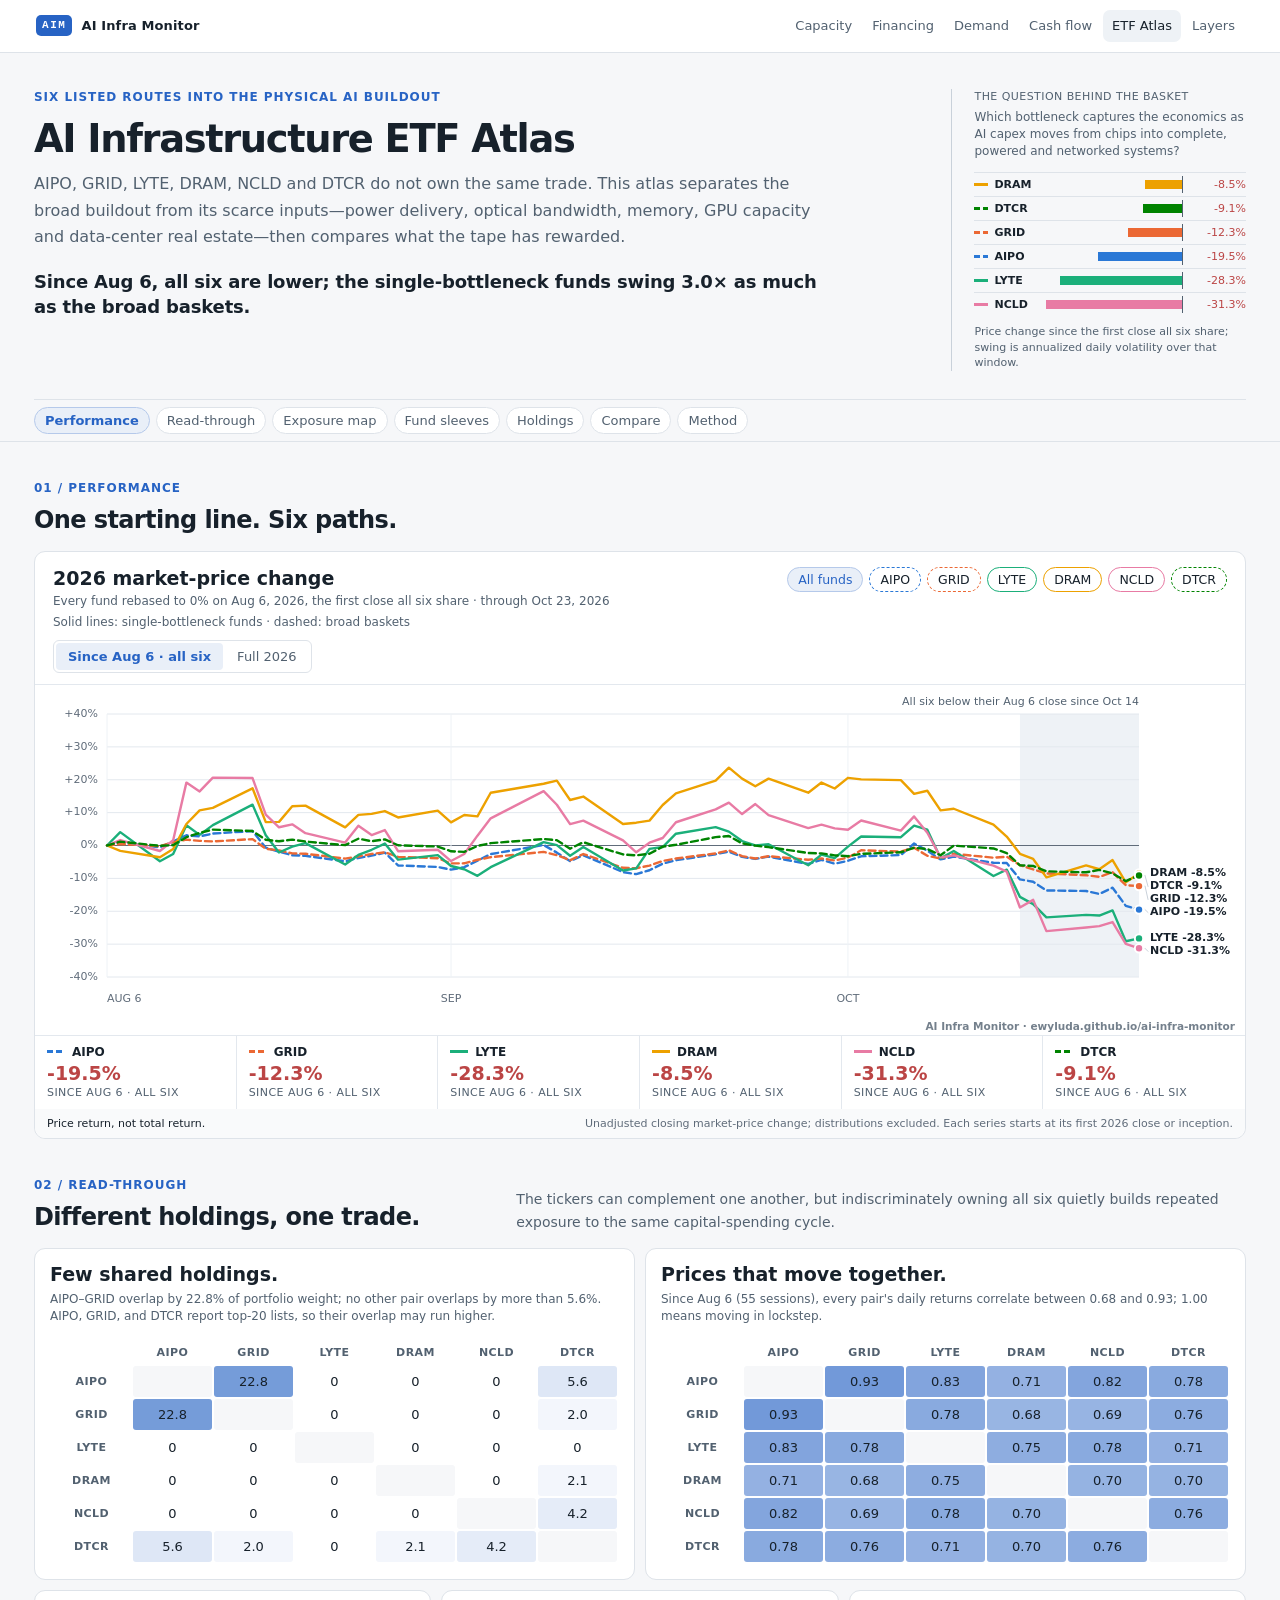
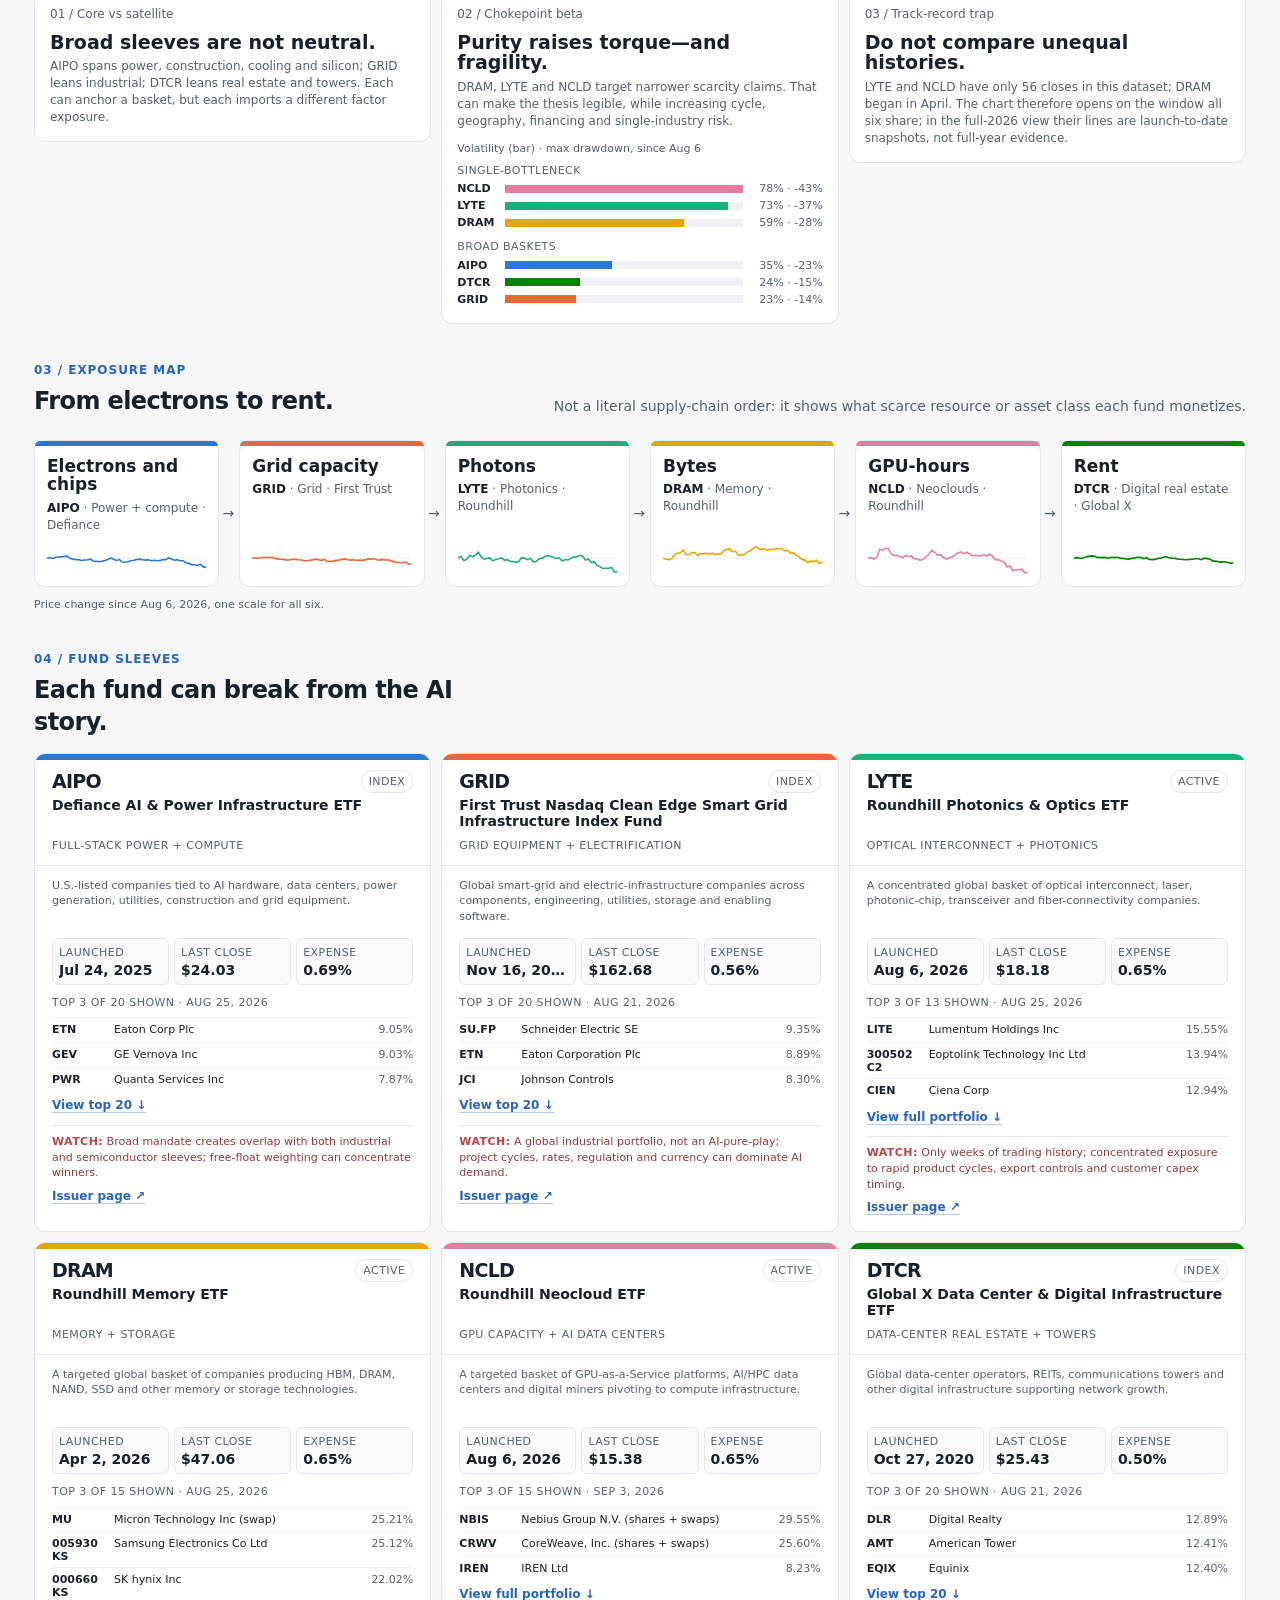
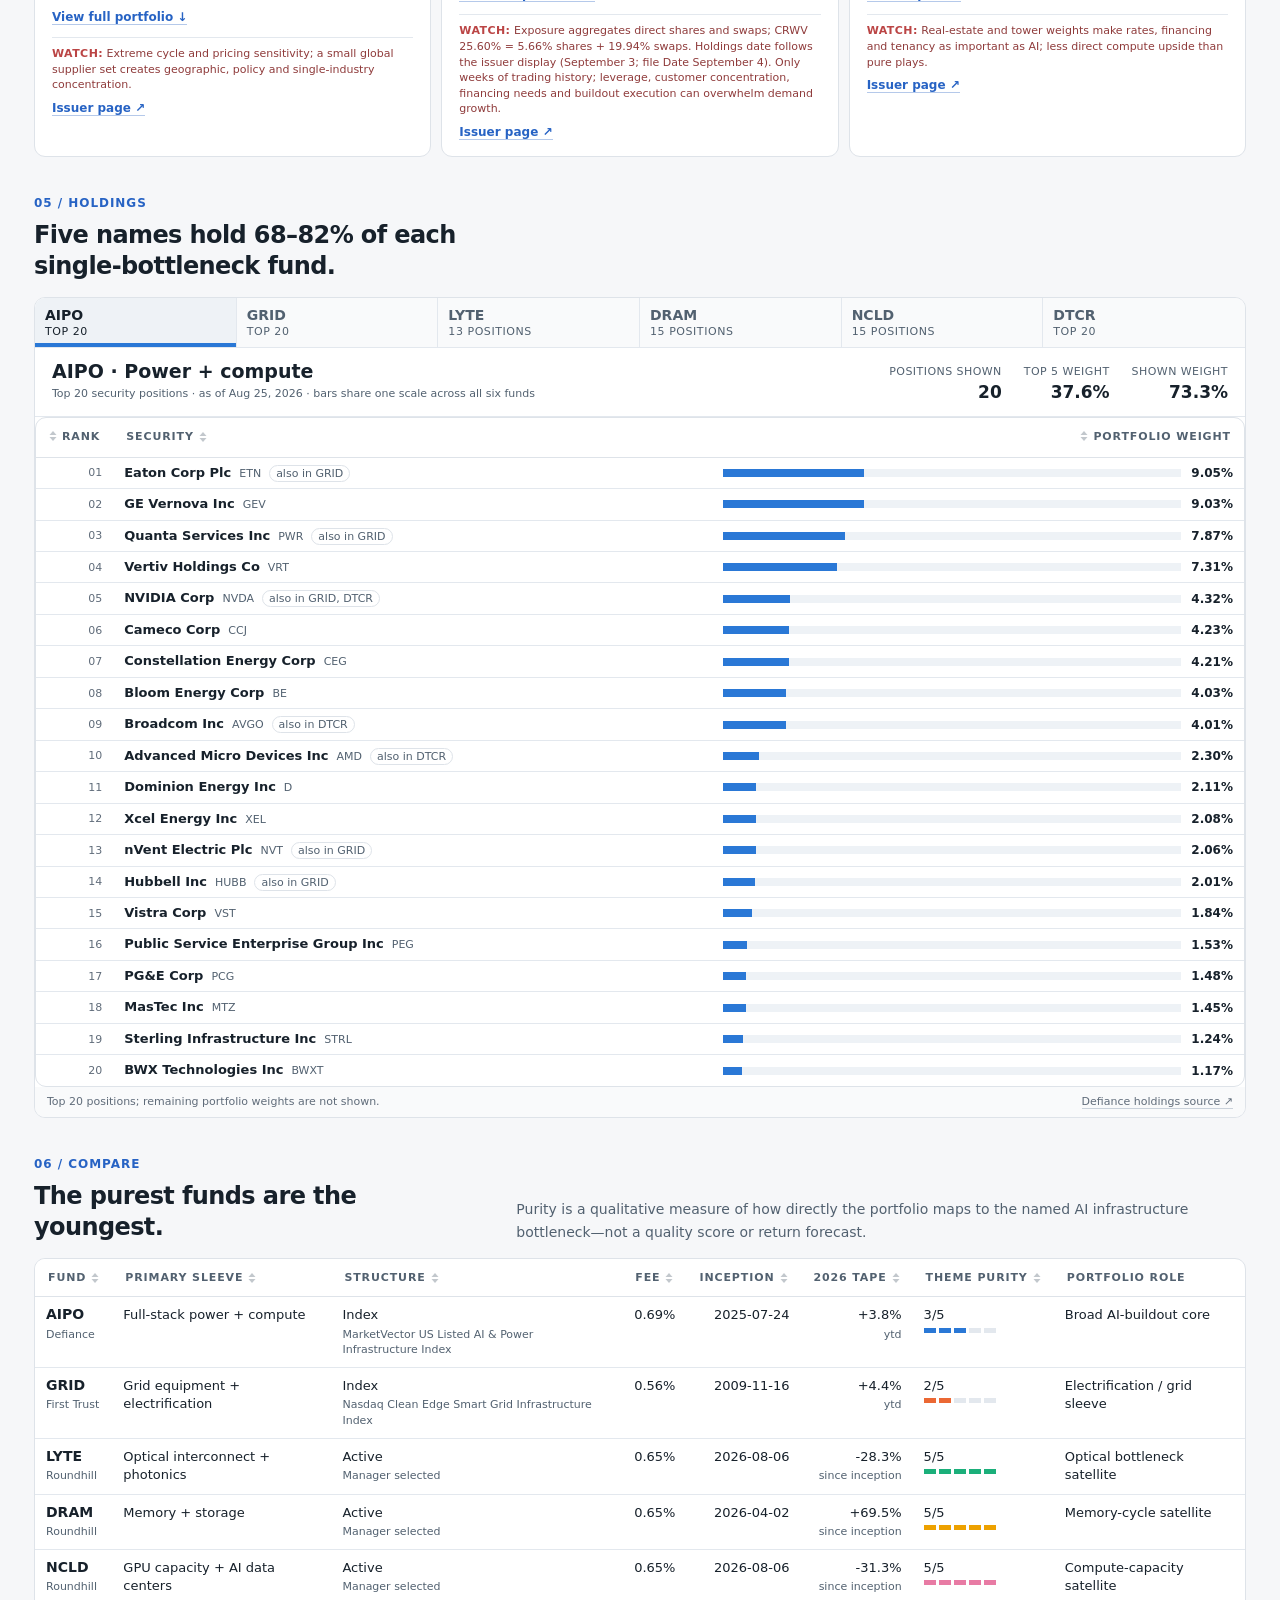
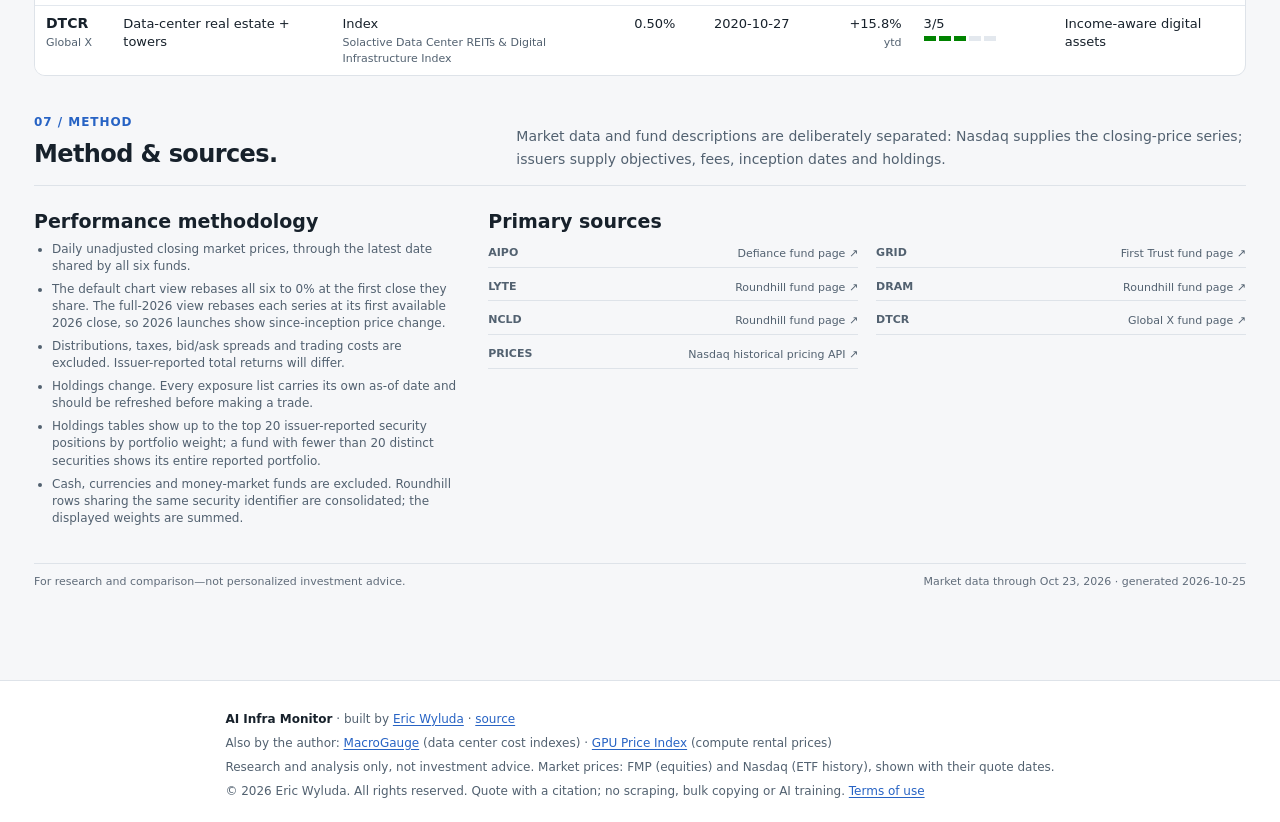
<file: site/ai-infrastructure-etf-atlas.html>
<!DOCTYPE html>
<html lang="en">
<head>
<meta charset="utf-8">
<meta name="viewport" content="width=device-width, initial-scale=1">
<title>AI Infrastructure ETF Atlas · AI Infra Monitor</title>
<style>
  :root {
    --paper:#f6f7f9; --ink:#17212b; --muted:#526170; --faint:#dee3e9;
    --navy:#ffffff; --white:#ffffff; --lime:#2763c4; --positive:#147a63; --negative:#bb4545;
    --mono:ui-monospace, SFMono-Regular, Menlo, Monaco, Consolas, monospace;
    --sans:Inter, ui-sans-serif, -apple-system, BlinkMacSystemFont, "Segoe UI", sans-serif;
    --serif:Iowan Old Style, Baskerville, Georgia, serif;
    --fs-1:11px; --fs-2:12px; --fs-3:14px; --fs-4:17px; --fs-5:21px; --fs-6:clamp(29px,3.2vw,43px); --fs-7:clamp(44px,5.8vw,78px);
  }
  *{box-sizing:border-box}
  html{scroll-behavior:smooth}
  body{margin:0;background:var(--paper);color:var(--ink);font:var(--fs-3)/1.42 var(--sans);-webkit-font-smoothing:antialiased}
  a{color:inherit}
  button{font:inherit}
  .skip{position:absolute;left:-9999px;top:8px;background:var(--lime);color:var(--navy);padding:8px 12px;z-index:100}
  .skip:focus{left:8px}
  .topbar{background:var(--navy);color:#526170;border-bottom:1px solid #e3e8ee}
  .topbar-inner{max-width:1440px;margin:auto;padding:8px 34px;display:flex;justify-content:space-between;gap:18px;align-items:center;font:var(--fs-1) var(--mono);letter-spacing:.08em;text-transform:uppercase}
  .topbar strong{color:var(--lime);font-weight:700}
  .home-link{text-decoration:none}.home-link:hover{text-decoration:underline;color:var(--white)}
  .shell{max-width:1440px;margin:auto;padding:0 34px 52px}

  .hero{display:grid;grid-template-columns:minmax(0,1.65fr) minmax(290px,.55fr);gap:34px;padding:36px 0 28px;border-bottom:1px solid #dee3e9}
  .kicker{display:flex;align-items:center;gap:10px;color:var(--muted);font:var(--fs-1) var(--mono);letter-spacing:.12em;text-transform:uppercase}
  .kicker::before{content:"";width:34px;height:3px;background:var(--lime);border:1px solid #1e4f9c}
  h1{max-width:930px;margin:11px 0 12px;font:600 var(--fs-7)/.88 var(--serif);letter-spacing:-.05em}
  .hero-lede{max-width:800px;margin:0;color:#526170;font-size:var(--fs-4);line-height:1.48}
  .hero-side{align-self:end;border-left:1px solid #c9d1da;padding-left:22px}
  .hero-q{color:var(--muted);font:var(--fs-1) var(--mono);text-transform:uppercase;letter-spacing:.08em}
  .hero-verdict{max-width:800px;margin:18px 0 0;font:600 var(--fs-5)/1.2 var(--serif);letter-spacing:-.01em}
  .hero-side p{margin:5px 0 12px;color:var(--muted);font-size:var(--fs-2)}
  .hero-stat{display:grid;grid-template-columns:1fr auto;gap:12px;padding:6px 0;border-top:1px solid #dee3e9;align-items:baseline}
  .hero-stat span{color:var(--muted);font:var(--fs-1) var(--mono);text-transform:uppercase;letter-spacing:.08em}
  .hero-stat strong{font:600 var(--fs-4) var(--serif)}
  .scoreboard{list-style:none;margin:0;padding:0}
  .scoreboard li{display:grid;grid-template-columns:62px minmax(0,1fr) 54px;gap:10px;align-items:center;padding:5px 0;border-top:1px solid #dee3e9;font:var(--fs-1) var(--mono)}
  .scoreboard b{display:flex;align-items:center;gap:6px;color:var(--ink)}
  .score-swatch{width:14px;height:3px;flex:none}
  .score-track{position:relative;height:9px}
  .score-bar{position:absolute;top:0;bottom:0;background:var(--fund-color)}
  .score-zero{position:absolute;top:-4px;bottom:-4px;width:1px;background:var(--muted)}
  .score-value{text-align:right}.score-value.positive{color:var(--positive)}.score-value.negative{color:var(--negative)}
  .hero-side .scoreboard-note{margin:8px 0 0;font-size:var(--fs-1)}

  .rail{position:sticky;top:0;z-index:20;margin:0 -34px;background:rgba(246,247,249,.96);border-bottom:1px solid #dee3e9;backdrop-filter:blur(12px)}
  .rail-inner{max-width:1440px;margin:auto;padding:7px 34px;display:flex;gap:6px;overflow-x:auto;scrollbar-width:none}
  .rail-inner::-webkit-scrollbar{display:none}
  .rail a{flex:0 0 auto;text-decoration:none;border:1px solid #c9d1da;border-radius:999px;padding:5px 10px;color:#526170;font:var(--fs-1) var(--mono);letter-spacing:.05em;text-transform:uppercase}
  .rail a:hover,.rail a:focus-visible,.rail a[aria-current="true"]{background:var(--navy);border-color:var(--navy);color:var(--white);outline:none}

  .section{padding:38px 0 0;scroll-margin-top:42px}
  .section-head{display:grid;grid-template-columns:minmax(240px,.62fr) minmax(340px,1fr);gap:30px;align-items:end;margin-bottom:15px}
  .eyebrow{color:var(--muted);font:var(--fs-1) var(--mono);letter-spacing:.12em;text-transform:uppercase;margin-bottom:8px}
  h2{margin:0;font:600 var(--fs-6)/.96 var(--serif);letter-spacing:-.03em}
  .section-intro{color:#526170;max-width:740px;margin:0;justify-self:end;font-size:var(--fs-2)}

  .chart-shell{background:var(--navy);color:var(--white);border:1px solid #dee3e9;box-shadow:0 16px 38px rgba(23,33,43,.15)}
  .chart-toolbar{display:grid;grid-template-columns:minmax(0,1fr) auto;gap:16px;padding:15px 18px 11px;border-bottom:1px solid #e3e8ee;align-items:start}
  .chart-title h3{margin:0;font:600 var(--fs-5) var(--serif)}
  .chart-title p{margin:4px 0 0;color:#526170;font-size:var(--fs-2)}
  .chart-actions{display:flex;flex-wrap:wrap;justify-content:flex-end;gap:6px}
  .series-button{cursor:pointer;border:1px solid #c9d1da;background:transparent;color:#526170;border-radius:999px;padding:5px 9px;font:var(--fs-1) var(--mono);letter-spacing:.04em}
  .series-button:hover,.series-button:focus-visible{border-color:var(--white);color:var(--white);outline:none}
  .series-button.off{opacity:.38;text-decoration:line-through}
  .series-button.all,.window-button[aria-pressed="true"]{border-color:var(--lime);color:var(--lime)}
  .window-toggle{display:flex;flex-wrap:wrap;gap:6px;margin-top:9px}
  .chart-wrap{position:relative;height:350px;padding:5px 8px 0}
  #performanceChart{display:block;width:100%;height:100%}
  .tooltip{position:absolute;pointer-events:none;min-width:170px;max-width:220px;background:var(--white);color:var(--navy);border:1px solid #dee3e9;box-shadow:0 10px 25px rgba(23,33,43,.24);padding:10px 11px;opacity:0;transform:translate(-50%,-110%);z-index:4}
  .tooltip.visible{opacity:1}
  .tooltip-date{font:var(--fs-1) var(--mono);color:var(--muted);margin-bottom:6px}
  .tooltip-row{display:grid;grid-template-columns:auto 1fr auto;gap:6px;align-items:center;font-size:var(--fs-1);margin-top:3px}
  .tooltip-dot{width:7px;height:7px;border-radius:50%}
  .tooltip-row b{font-family:var(--mono)}
  .legend{display:grid;grid-template-columns:repeat(6,minmax(0,1fr));border-top:1px solid #e3e8ee}
  .legend-item{padding:9px 12px;border-right:1px solid #e3e8ee;min-width:0;cursor:pointer;background:none;color:inherit;text-align:left;border-top:0;border-left:0;border-bottom:0}
  .legend-item:last-child{border-right:0}
  .legend-item:hover,.legend-item:focus-visible{background:#eef2f6;outline:none}
  .legend-item.off{opacity:.36}
  .legend-top{display:flex;align-items:center;gap:7px;font:700 var(--fs-2) var(--mono)}
  .legend-swatch{width:18px;height:3px}
  .legend-return{display:block;margin-top:3px;font:600 var(--fs-5) var(--serif)}
  .legend-return.positive{color:#147a63}.legend-return.negative{color:#bb4545}
  .legend-period{display:block;color:#606c7a;font:var(--fs-1) var(--mono);text-transform:uppercase;letter-spacing:.06em;margin-top:1px;white-space:nowrap;overflow:hidden;text-overflow:ellipsis}
  .chart-foot{display:flex;justify-content:space-between;gap:20px;padding:8px 12px;background:#f9fafb;color:#606c7a;font:var(--fs-1) var(--mono)}
  .chart-foot strong{color:#17212b;font-weight:500}

  .stack-map{margin:22px 0 0;padding:0;list-style:none;display:grid;grid-template-columns:repeat(6,minmax(0,1fr));gap:20px}
  .stack-node{position:relative;background:var(--white);border:1px solid #e3e8ee}
  .stack-node::before{content:"";position:absolute;left:0;right:0;top:0;height:5px;background:var(--fund-color)}
  .stack-node:not(:last-child)::after{content:"→";position:absolute;top:50%;right:-16px;transform:translateY(-50%);color:var(--muted);font:var(--fs-3) var(--mono)}
  .stack-node a{display:flex;flex-direction:column;height:100%;padding:16px 12px 12px;color:inherit;text-decoration:none}
  .stack-node a:hover .stack-unit{text-decoration:underline}
  .stack-node a:focus-visible{outline:2px solid var(--lime);outline-offset:2px}
  .stack-unit{display:block;font:600 var(--fs-4)/1.1 var(--serif)}
  .stack-id{display:block;margin-top:6px;color:var(--muted);font-size:var(--fs-2)}.stack-id strong{color:var(--ink);font:700 var(--fs-2) var(--mono)}
  .stack-trend{display:flex;align-items:center;gap:8px;margin-top:auto;padding-top:12px}.stack-trend:empty{display:none}
  .stack-trend svg{flex:1;min-width:0;height:28px;overflow:visible}
  .stack-trend polyline{fill:none;stroke:var(--fund-color);stroke-width:1.6;vector-effect:non-scaling-stroke}
  .stack-trend line{stroke:#dee3e9;stroke-dasharray:2 2;vector-effect:non-scaling-stroke}
  .stack-note{margin:10px 0 0;color:var(--muted);font-size:var(--fs-1)}.stack-note:empty{display:none}
  .fund-card{scroll-margin-top:42px}

  .fund-grid{display:grid;grid-template-columns:repeat(3,minmax(0,1fr));gap:10px}
  .fund-card{position:relative;background:var(--white);border:1px solid #dee3e9;min-width:0;overflow:hidden}
  .fund-card::before{content:"";position:absolute;left:0;right:0;top:0;height:6px;background:var(--fund-color)}
  .fund-card-head{padding:16px 17px 11px;border-bottom:1px solid #e3e8ee}
  .ticker-line{display:flex;align-items:start;justify-content:space-between;gap:12px}
  .ticker-line h3{margin:0;font:700 var(--fs-5) var(--mono);letter-spacing:-.04em}
  .structure{border:1px solid #dee3e9;border-radius:999px;padding:3px 7px;font:var(--fs-1) var(--mono);color:var(--muted);text-transform:uppercase;letter-spacing:.06em}
  .fund-name{min-height:34px;margin:5px 0 0;font:600 var(--fs-3)/1.12 var(--serif)}
  .fund-sleeve{margin-top:6px;font:var(--fs-1) var(--mono);color:var(--muted);text-transform:uppercase;letter-spacing:.06em}
  .fund-body{padding:12px 17px 14px}
  .mandate{min-height:50px;margin:0;color:#526170;font-size:var(--fs-1);display:-webkit-box;-webkit-line-clamp:3;-webkit-box-orient:vertical;overflow:hidden}
  .fund-metrics{display:grid;grid-template-columns:repeat(3,1fr);gap:5px;margin:10px 0}
  .fund-metric{border:1px solid #e3e8ee;padding:6px;background:#f9fafb;min-width:0}
  .fund-metric span{display:block;color:#606c7a;font:var(--fs-1) var(--mono);text-transform:uppercase;letter-spacing:.05em}
  .fund-metric strong{display:block;margin-top:2px;font:600 var(--fs-3) var(--serif);white-space:nowrap;overflow:hidden;text-overflow:ellipsis}
  .holding-label{margin:0 0 7px;color:#606c7a;font:var(--fs-1) var(--mono);text-transform:uppercase;letter-spacing:.08em}
  .holding-list{list-style:none;padding:0;margin:0}
  .holding-list li{display:grid;grid-template-columns:55px minmax(0,1fr) auto;gap:7px;padding:4px 0;border-top:1px solid #eef2f6;align-items:baseline;font-size:var(--fs-1)}
  .holding-list code{font:var(--fs-1) var(--mono);font-weight:700}.holding-list span{overflow:hidden;text-overflow:ellipsis;white-space:nowrap}.holding-list b{font:var(--fs-1) var(--mono);font-weight:500;color:var(--muted)}
  .risk{margin:10px 0 0;padding-top:8px;border-top:1px solid #e3e8ee;color:#8f3b3b;font-size:var(--fs-1)}
  .risk b{font:var(--fs-1) var(--mono);text-transform:uppercase;letter-spacing:.08em;color:var(--negative)}
  .fund-source{display:inline-block;margin-top:8px;color:var(--muted);font:var(--fs-1) var(--mono);text-transform:uppercase;letter-spacing:.05em;text-decoration:none;border-bottom:1px solid #c9d1da}
  .fund-source:hover{color:var(--ink);border-color:var(--ink)}

  .holdings-browser{border:1px solid #dee3e9;background:var(--white)}
  .holdings-tabs{display:grid;grid-template-columns:repeat(6,minmax(0,1fr));background:var(--navy);border-bottom:1px solid #e3e8ee}
  .holdings-tab{cursor:pointer;border:0;border-right:1px solid #e3e8ee;background:transparent;color:#526170;padding:9px 10px;text-align:left}
  .holdings-tab:last-child{border-right:0}.holdings-tab:hover,.holdings-tab:focus-visible{background:#eef2f6;color:var(--white);outline:none}
  .holdings-tab.active{background:#eef2f6;color:var(--white);box-shadow:inset 0 -4px 0 var(--fund-color)}
  .holdings-tab strong{display:block;font:700 var(--fs-3) var(--mono)}.holdings-tab span{display:block;margin-top:2px;font:var(--fs-1) var(--mono);text-transform:uppercase;letter-spacing:.05em}
  .holdings-summary{display:grid;grid-template-columns:minmax(0,1fr) repeat(3,auto);gap:22px;align-items:end;padding:14px 17px;border-bottom:1px solid #e3e8ee}
  .holdings-summary h3{margin:0;font:600 var(--fs-5)/1.05 var(--serif)}.holdings-summary p{margin:4px 0 0;color:var(--muted);font-size:var(--fs-1)}
  .holding-stat span{display:block;color:#606c7a;font:var(--fs-1) var(--mono);text-transform:uppercase;letter-spacing:.07em}.holding-stat strong{display:block;margin-top:2px;font:600 var(--fs-4) var(--serif);text-align:right}
  .holdings-table{min-width:650px}.holdings-table th:nth-child(1),.holdings-table td:nth-child(1){width:68px;text-align:right}.holdings-table th:last-child,.holdings-table td:last-child{text-align:right}
  .holdings-table td{padding:6px 11px;vertical-align:middle}.holdings-table th:last-child,.holdings-table td:last-child{width:44%}
  .holding-rank{color:#606c7a;font:var(--fs-1) var(--mono)}.holding-security{font-weight:600}.holding-security code{margin-left:8px;color:var(--muted);font:var(--fs-1) var(--mono)}
  .also-in{margin-left:8px;padding:1px 6px;border:1px solid #dee3e9;border-radius:999px;color:var(--muted);font:500 var(--fs-1) var(--mono);white-space:nowrap}
  .holding-weight{font:700 var(--fs-2) var(--mono)}.weight-cell{display:flex;align-items:center;justify-content:flex-end;gap:10px}
  .weight-bar{flex:1;min-width:40px;height:8px;background:#eef2f6}.weight-bar i{display:block;height:100%;background:var(--fund-color)}
  .holdings-foot{display:flex;justify-content:space-between;gap:20px;padding:8px 12px;background:#f9fafb;color:#606c7a;font:var(--fs-1) var(--mono)}.holdings-foot a{text-decoration:none;border-bottom:1px solid #c9d1da}.holdings-foot a:hover{color:var(--ink);border-color:var(--ink)}
  .view-holdings{display:inline-block;margin-top:7px;color:var(--ink);font:700 var(--fs-1) var(--mono);text-transform:uppercase;letter-spacing:.06em;text-decoration:none;border-bottom:1px solid #8b97a3}

  .table-wrap{overflow-x:auto;border:1px solid #dee3e9;background:var(--white)}
  table{width:100%;border-collapse:collapse;min-width:1040px}
  th{background:var(--navy);color:#526170;padding:11px 13px;text-align:left;font:var(--fs-1) var(--mono);text-transform:uppercase;letter-spacing:.08em;white-space:nowrap}
  td{padding:9px 11px;border-top:1px solid #e3e8ee;border-right:1px solid #eef2f6;vertical-align:top;font-size:var(--fs-1)}
  td:last-child{border-right:0}.table-ticker{font:700 var(--fs-3) var(--mono)}.table-sub{display:block;color:var(--muted);font-size:var(--fs-1);margin-top:2px}.num{text-align:right;font-family:var(--mono);white-space:nowrap}
  .purity{display:flex;gap:3px;margin-top:3px}.purity i{width:12px;height:5px;background:#e3e8ee}.purity i.on{background:var(--row-color)}

  .takeaway-grid{display:grid;grid-template-columns:repeat(3,minmax(0,1fr));gap:10px;align-items:start}
  .takeaway{border-top:3px solid var(--navy);background:var(--white);padding:15px;border-inline:1px solid #dee3e9;border-bottom:1px solid #dee3e9}
  .takeaway .num-label{font:var(--fs-1) var(--mono);color:var(--muted)}
  .takeaway h3{margin:9px 0 6px;font:600 var(--fs-5)/1.08 var(--serif)}
  .takeaway p{margin:0;color:#526170;font-size:var(--fs-2)}
  .torque:not(:empty){margin-top:12px}
  .takeaway .torque-key{margin:0 0 2px;font:var(--fs-1) var(--mono)}
  .torque-group{margin:8px 0 2px;color:var(--muted);font:var(--fs-1) var(--mono);text-transform:uppercase;letter-spacing:.08em}
  .torque ol{list-style:none;margin:0;padding:0}
  .torque li{display:grid;grid-template-columns:40px minmax(0,1fr) 72px;gap:8px;align-items:center;padding:2px 0;font:var(--fs-1) var(--mono)}
  .torque b{color:var(--ink)}
  .torque-track{height:8px;background:#eef2f6}
  .torque-track i{display:block;height:100%;background:var(--fund-color)}
  .torque li span:last-child{text-align:right;color:#526170}
  .overlap{display:grid;grid-template-columns:repeat(2,minmax(0,1fr));gap:10px;margin-bottom:10px}
  .overlap-panel{background:var(--white);border:1px solid #dee3e9;padding:15px}
  .overlap-panel h3{margin:0 0 6px;font:600 var(--fs-5)/1.08 var(--serif)}
  .overlap-panel p{margin:0 0 12px;color:#526170;font-size:var(--fs-2)}
  .matrix{min-width:0;table-layout:fixed;border-collapse:separate;border-spacing:2px;font:var(--fs-1) var(--mono)}
  .matrix th{background:none;color:var(--muted);font:var(--fs-1) var(--mono);letter-spacing:0;padding:5px 0;text-align:center}
  .matrix td{background:color-mix(in srgb,var(--lime) calc(var(--v,0) * 70%),var(--white));color:var(--ink);border:0;padding:8px 0;text-align:center;vertical-align:middle}
  .matrix td.self{background:var(--paper)}

  .method-grid{display:grid;grid-template-columns:minmax(0,.72fr) minmax(0,1.28fr);gap:28px;border-top:1px solid #dee3e9;padding-top:24px}
  .method-grid h3{margin:0 0 9px;font:600 var(--fs-5) var(--serif)}
  .method-grid p,.method-grid li{color:#526170;font-size:var(--fs-2)}
  .method-grid ul{margin:0;padding-left:18px}.method-grid li+li{margin-top:6px}.source-list li+li{margin-top:0}
  .source-list{display:grid;grid-template-columns:repeat(2,minmax(0,1fr));gap:7px 18px;list-style:none!important;padding:0!important}
  .source-list a{display:flex;justify-content:space-between;gap:10px;text-decoration:none;border-bottom:1px solid #dee3e9;padding:5px 0;color:#526170}
  .source-list a:hover{color:var(--ink);border-color:var(--ink)}
  .source-list code{font:var(--fs-1) var(--mono);font-weight:700}.source-list span{font-size:var(--fs-1);text-align:right}
  footer{margin-top:36px;padding-top:11px;border-top:1px solid #dee3e9;display:flex;justify-content:space-between;gap:20px;color:#606c7a;font:var(--fs-1) var(--mono)}

  .sr-only{position:absolute;width:1px;height:1px;padding:0;margin:-1px;overflow:hidden;clip:rect(0,0,0,0);white-space:nowrap;border:0}
  @media(max-width:1050px){
    .hero{grid-template-columns:1fr}.hero-side{border-left:0;border-top:1px solid #c9d1da;padding:22px 0 0}.hero-stats{display:grid;grid-template-columns:repeat(3,1fr);gap:0 18px}.scoreboard{max-width:640px}
    .legend{grid-template-columns:repeat(3,1fr)}.legend-item:nth-child(3){border-right:0}.legend-item:nth-child(-n+3){border-bottom:1px solid #e3e8ee}
    .fund-grid{grid-template-columns:repeat(2,minmax(0,1fr))}.stack-map{grid-template-columns:1fr;gap:16px}.stack-node:not(:last-child)::after{content:"↓";top:auto;bottom:-16px;right:auto;left:24px;transform:none}.stack-node a{display:grid;grid-template-columns:minmax(0,1fr) minmax(0,1fr);gap:14px;align-items:center}.stack-trend{margin-top:0;padding-top:0}.holdings-tabs{grid-template-columns:repeat(3,1fr)}.holdings-tab:nth-child(3){border-right:0}.holdings-tab:nth-child(-n+3){border-bottom:1px solid #e3e8ee}
  }
  @media(max-width:720px){
    .topbar-inner,.shell{padding-left:17px;padding-right:17px}.shell{padding-bottom:55px}.topbar-inner{align-items:flex-start}.topbar-inner span:last-child{text-align:right}
    .hero{padding:26px 0 22px;gap:20px}:root{--fs-7:clamp(40px,15vw,58px)}.hero-stats{grid-template-columns:1fr}
    .rail{margin-inline:-17px}.rail-inner{padding-inline:17px}
    .section{padding-top:32px}.section-head{grid-template-columns:1fr;gap:9px}.section-intro{justify-self:start}
    .chart-toolbar{grid-template-columns:1fr;padding:13px 12px 9px}.chart-actions{justify-content:flex-start}.chart-wrap{height:310px;padding-inline:0}.legend{grid-template-columns:repeat(2,1fr)}.legend-item:nth-child(3){border-right:1px solid #e3e8ee}.legend-item:nth-child(even){border-right:0}.legend-item:nth-child(-n+4){border-bottom:1px solid #e3e8ee}.chart-foot{display:block}.chart-foot span{display:block;margin-top:4px}
    .holdings-table{min-width:0}.holdings-table th:nth-child(1),.holdings-table td:nth-child(1){width:34px;padding-inline:6px}.holdings-table th:last-child,.holdings-table td:last-child{width:40%}
    .fund-grid,.takeaway-grid,.overlap{grid-template-columns:1fr}.fund-name,.mandate{min-height:0}.stack-unit{font-size:var(--fs-4)}
    .holdings-tabs{grid-template-columns:repeat(2,1fr)}.holdings-tab:nth-child(3){border-right:1px solid #e3e8ee}.holdings-tab:nth-child(even){border-right:0}.holdings-tab:nth-child(-n+4){border-bottom:1px solid #e3e8ee}.holdings-summary{grid-template-columns:1fr 1fr;gap:14px 22px}.holdings-summary>div:first-child{grid-column:1/-1}.holding-stat strong{text-align:left}.holdings-foot{display:block}.holdings-foot a{display:inline-block;margin-top:5px}
    .method-grid{grid-template-columns:1fr}.source-list{grid-template-columns:1fr}footer{display:block}footer span{display:block;margin-top:5px}
  }
  @media(prefers-reduced-motion:reduce){html{scroll-behavior:auto}}
  @media print{.rail,.chart-actions,.topbar{display:none}.shell{padding:0}.chart-shell{box-shadow:none}.section{break-inside:avoid}.fund-grid{grid-template-columns:repeat(2,1fr)}}
</style>
<!-- © 2026 Eric Wyluda. All rights reserved. Terms: https://ewyluda.github.io/ai-infra-monitor/terms.html · AIM canary 242a3ced-c0e2-472b-8a07-06ca97b03cf8 --><meta name="tdm-reservation" content="1" /><meta name="tdm-policy" content="https://ewyluda.github.io/ai-infra-monitor/terms.html" /><meta name="robots" content="noai, noimageai" /><meta name="description" content="Six listed routes into the physical AI buildout, from power and grid to photonics, memory and neocloud compute, with issuer-sourced holdings look-through." /><link rel="canonical" href="https://ewyluda.github.io/ai-infra-monitor/ai-infrastructure-etf-atlas.html" /><link rel="icon" href="assets/favicon.svg" type="image/svg+xml" /><link rel="apple-touch-icon" href="assets/apple-touch-icon.png" /><meta name="theme-color" content="#F6F7F9" /><meta property="og:type" content="website" /><meta property="og:site_name" content="AI Infra Monitor" /><meta property="og:title" content="AI Infrastructure ETF Atlas · AI Infra Monitor" /><meta property="og:description" content="Six listed routes into the physical AI buildout, from power and grid to photonics, memory and neocloud compute, with issuer-sourced holdings look-through." /><meta property="og:url" content="https://ewyluda.github.io/ai-infra-monitor/ai-infrastructure-etf-atlas.html" /><meta property="og:image" content="https://ewyluda.github.io/ai-infra-monitor/assets/og-image.png" /><meta property="og:image:width" content="1200" /><meta property="og:image:height" content="630" /><meta property="og:image:alt" content="AI Infra Monitor: who is building the AI buildout, and how it is funded." /><meta name="twitter:card" content="summary_large_image" /><link rel="stylesheet" href="assets/brand.css" /><style id="aim-theme">/* ETF atlas: brand type, and ink text where the page put white text on navy panels that are
   now white cards. The page's own topbar is replaced by the hub bar. */
:root{color-scheme:light;--mono:var(--aim-sans);--sans:var(--aim-sans);--serif:var(--aim-sans)}
.topbar{display:none}
.chart-shell{color:var(--ink);box-shadow:none}
.holdings-tabs{background:#F9FAFB}
.holdings-tab:hover,.holdings-tab:focus-visible,.holdings-tab.active{color:var(--ink)}
.skip{color:#fff}
/* Series toggles and legend (price edition): fund hues stay on borders and swatches, text stays
   text-safe; "off" is gray plus strikethrough instead of fading the whole item below 4.5:1. */
.series-button[data-ticker]{color:var(--ink)!important}
.series-button.off{opacity:1;color:#606c7a!important}
.legend-item.off{opacity:1}
.legend-item.off .legend-top,.legend-item.off .legend-return{color:#606c7a;text-decoration:line-through}
.legend-item.off .legend-swatch{opacity:.36}

/* The hub's shared style (the capacity page's MacroGauge parts): one type scale, sans labels and
   numerals (--mono maps to the sans), one eyebrow, segmented control, chip, table head, card radius. */
:root{--fs-7:clamp(30px,3vw,42px);--fs-6:24px;--fs-5:19px}
h1{font-weight:650;line-height:1.15;letter-spacing:-.035em;margin:12px 0 10px}
h2{font-weight:600;line-height:1.3;letter-spacing:-.025em}
.hero-lede{font-size:16px;line-height:1.65;color:var(--muted)}
.hero-verdict{font-size:18px;line-height:1.4;letter-spacing:-.01em}
.kicker,.eyebrow{font:650 12px/1.4 var(--aim-sans);letter-spacing:.08em;text-transform:uppercase;color:var(--aim-sky)}
.kicker::before{display:none}
.hero-q,.hero-stat span,.fund-metric span,.holding-label,.holding-stat span,.fund-sleeve,.legend-period,.torque-group,.structure,.takeaway .num-label{font:500 11px/1.4 var(--aim-sans);letter-spacing:.04em;text-transform:uppercase;color:var(--muted)}
.takeaway .num-label{text-transform:none;letter-spacing:0;font-size:12px}
.section-intro{font-size:14px;line-height:1.6;color:var(--muted)}
.rail a{font:500 13px var(--aim-sans);letter-spacing:0;text-transform:none;color:var(--muted);background:var(--aim-card);border-color:var(--aim-border);
  transition:background-color .15s var(--aim-ease),color .15s var(--aim-ease),border-color .15s var(--aim-ease)}
.rail a:hover,.rail a:focus-visible,.rail a[aria-current="true"]{background:var(--aim-sky-wash);border-color:#B5C9EA;color:var(--aim-sky)}
.rail a[aria-current="true"]{font-weight:600}
.rail a:focus-visible{outline:2px solid var(--aim-sky);outline-offset:1px}
/* cards: one radius; fund identity stays on the colored top edge */
.chart-shell,.fund-card,.holdings-browser,.overlap-panel,.takeaway,.table-wrap,.stack-node{border-radius:11px}
.fund-card,.holdings-browser,.overlap-panel,.takeaway{overflow:hidden}
.stack-node::before{border-radius:11px 11px 0 0}
.chart-foot{border-radius:0 0 11px 11px}
.takeaway{border:1px solid var(--border,#dee3e9)}
.stack-node{transition:border-color .15s var(--aim-ease),box-shadow .2s var(--aim-ease)}
.stack-node:hover{border-color:#B5C9EA;box-shadow:0 6px 24px rgba(23,33,43,.06)}
.fund-metric{border-radius:6px}
/* controls: fund chips and the window segmented control */
.series-button{font:500 12.5px var(--aim-sans);letter-spacing:0;padding:4px 10px;border-color:var(--aim-border);
  transition:background-color .15s var(--aim-ease),color .15s var(--aim-ease),border-color .15s var(--aim-ease)}
.series-button:hover,.series-button:focus-visible{border-color:#B5C9EA;color:var(--ink)}
.series-button.all{border-color:#B5C9EA;color:var(--aim-sky)!important;background:var(--aim-sky-wash)}
.window-toggle{display:inline-flex;gap:2px;padding:2px;border:1px solid var(--aim-border);border-radius:6px;background:var(--aim-card)}
.window-toggle .window-button{border:0;border-radius:4px;padding:6px 12px;font:500 13px var(--aim-sans);color:var(--muted)}
.window-toggle .window-button:hover{color:var(--ink)}
.window-toggle .window-button[aria-pressed="true"]{background:var(--aim-sky-wash);color:var(--aim-sky);font-weight:600}
.series-button:focus-visible,.legend-item:focus-visible,.holdings-tab:focus-visible{outline:2px solid var(--aim-sky);outline-offset:1px}
.legend-item,.holdings-tab{transition:background-color .15s var(--aim-ease),color .15s var(--aim-ease)}
.legend-item:hover,.legend-item:focus-visible{background:#F4F7FB}
/* chart tooltip: the kit's hover card, in ink (the page's navy text maps to white) */
.tooltip{color:var(--ink);border-color:var(--aim-border);border-radius:6px;box-shadow:var(--aim-shadow);padding:10px 12px;font-size:13px}
.tooltip-date{font:600 12px var(--aim-sans);color:var(--ink)}
.tooltip-row{font-size:12.5px}
.tooltip-row b{font-variant-numeric:tabular-nums}
/* tables: one head, no vertical rules, readable cells */
th{background:none;color:var(--muted);font:600 11px/1.4 var(--aim-sans);letter-spacing:.08em;border-bottom:1px solid var(--aim-border)}
td{border-right:0;font-size:13px}
.num{font-variant-numeric:tabular-nums}
.table-ticker{font-weight:650;font-size:14px}
.holding-weight{font-weight:600;font-variant-numeric:tabular-nums}
.holdings-table tbody tr td,#compare tbody tr td{transition:background-color .12s var(--aim-ease)}
.holdings-table tbody tr:hover td,#compare tbody tr:hover td{background:#F4F7FB}
.matrix{font:12px var(--aim-sans);font-variant-numeric:tabular-nums}
.matrix th{font:600 11px var(--aim-sans);letter-spacing:.04em;border-bottom:0;transition:color .12s var(--aim-ease)}
.matrix th.hl{color:var(--ink)}
.matrix td{border-radius:3px;transition:box-shadow .12s var(--aim-ease)}
.matrix td:not(.self):hover,.matrix td.hl{box-shadow:inset 0 0 0 2px var(--ink)}
/* links that read as buttons */
.view-holdings,.fund-source{font:600 12px var(--aim-sans);letter-spacing:0;text-transform:none;color:var(--aim-sky);border-bottom-color:#B5C9EA}
.risk b{font:600 11px var(--aim-sans);letter-spacing:.04em}
</style><style>#chartWrap{position:relative;padding-bottom:18px}#chartWrap::after{content:"AI Infra Monitor · ewyluda.github.io/ai-infra-monitor";position:absolute;right:10px;bottom:3px;font:600 10.5px/1 var(--aim-sans);color:var(--aim-muted);opacity:.8;pointer-events:none}</style><style>:is(th,td):where(#compare table > * > tr > :first-child, .holdings-table > * > tr > :nth-child(2)){position:sticky;left:0;z-index:1;background-color:var(--aim-card)}@supports (animation-timeline:scroll()){:where(#compare table > * > tr > :first-child, .holdings-table > * > tr > :nth-child(2)){animation:aim-stick linear both;animation-timeline:scroll(nearest inline);animation-range:0 24px}}@keyframes aim-stick{to{box-shadow:6px 0 6px -4px rgba(23,33,43,.14)}}</style>
</head>
<body>
<header class="aim-bar"><div class="aim-bar-in"><a class="aim-brand" href="index.html"><span class="aim-mark">AIM</span><span>AI Infra Monitor</span></a><nav class="aim-nav" aria-label="Dashboards"><a href="neocloud-capacity-tracker.html">Capacity</a><a href="neocloud-financing-ledger.html">Financing</a><a href="ai-demand-monitor.html">Demand</a><a href="ai-cash-flow-monitor.html">Cash flow</a><a href="ai-infrastructure-etf-atlas.html" aria-current="page">ETF Atlas</a><a href="ai-trade-layer-index.html">Layers</a></nav></div></header>
<div class="topbar"><div class="topbar-inner"><a class="home-link" href="index.html">AI Infra Monitor</a><span><strong>Atlas 01</strong> · AI infrastructure fund map</span></div></div>

<div class="shell">
  <section class="hero" aria-label="Atlas overview"><a class="skip" href="#performance">Skip to performance chart</a>
    <div>
      <div class="kicker">Six listed routes into the physical AI buildout</div>
      <h1>AI Infrastructure ETF Atlas</h1>
      <p class="hero-lede">AIPO, GRID, LYTE, DRAM, NCLD and DTCR do not own the same trade. This atlas separates the broad buildout from its scarce inputs—power delivery, optical bandwidth, memory, GPU capacity and data-center real estate—then compares what the tape has rewarded.</p>
    </div>
    <div class="hero-side">
      <div class="hero-q">The question behind the basket</div>
      <p>Which bottleneck captures the economics as AI capex moves from chips into complete, powered and networked systems?</p>
      <div class="hero-stats" id="heroBody"></div>
    </div>
  </section>

  <nav class="rail" aria-label="Page sections"><div class="rail-inner">
    <a href="#performance">Performance</a><a href="#readthrough">Read-through</a><a href="#stack">Exposure map</a><a href="#funds">Fund sleeves</a><a href="#holdings">Holdings</a><a href="#compare">Compare</a><a href="#method">Method</a>
  </div></nav>

  <main>
    <section class="section" id="performance">
      <div class="section-head">
        <div><div class="eyebrow">01 / Performance</div><h2>One starting line. Six paths.</h2></div>
      </div>
      <div class="chart-shell">
        <div class="chart-toolbar">
          <div class="chart-title"><h3>2026 market-price change</h3><p id="chartSubtitle">Market-price change · loading…</p><p>Solid lines: single-bottleneck funds · dashed: broad baskets</p><div class="window-toggle" id="windowToggle" role="group" aria-label="Return window"></div></div>
          <div class="chart-actions" id="chartActions" role="group" aria-label="Toggle chart series"></div>
        </div>
        <div class="chart-wrap" id="chartWrap"><canvas id="performanceChart" role="img" aria-label="Line chart comparing 2026 market-price performance for six AI infrastructure ETFs"></canvas><div class="tooltip" id="tooltip" aria-hidden="true"></div></div>
        <div class="legend" id="legend"></div>
        <div class="chart-foot"><strong>Price return, not total return.</strong><span id="chartMethod"></span></div>
      </div>
      <div class="sr-only"><table><caption>Latest 2026 performance by fund</caption><thead><tr><th>Ticker</th><th>Since first shared close</th><th>Full 2026 period</th><th>Full 2026 return</th></tr></thead><tbody id="accessibleReturns"></tbody></table></div>
    </section>

    <section class="section" id="readthrough">
      <div class="section-head">
        <div><div class="eyebrow">02 / Read-through</div><h2 id="readthroughHeadline">Three decisions hiding inside one theme.</h2></div>
        <p class="section-intro">The tickers can complement one another, but indiscriminately owning all six quietly builds repeated exposure to the same capital-spending cycle.</p>
      </div>
      <div class="overlap">
        <div class="overlap-panel"><h3 id="overlapTitle">Few shared holdings.</h3><p id="overlapNote"></p><table class="matrix"><caption class="sr-only">Portfolio weight each pair of funds holds in the same securities, in percent</caption><tbody id="overlapMatrix"></tbody></table></div>
        <div class="overlap-panel"><h3 id="corrTitle">Prices that move together.</h3><p id="corrNote"></p><table class="matrix"><caption class="sr-only">Correlation of daily price returns for each pair of funds</caption><tbody id="corrMatrix"></tbody></table></div>
      </div>
      <div class="takeaway-grid">
        <article class="takeaway"><div class="num-label">01 / Core vs satellite</div><h3>Broad sleeves are not neutral.</h3><p>AIPO spans power, construction, cooling and silicon; GRID leans industrial; DTCR leans real estate and towers. Each can anchor a basket, but each imports a different factor exposure.</p></article>
        <article class="takeaway"><div class="num-label">02 / Chokepoint beta</div><h3 id="torqueHeadline">Does purity raise torque?</h3><p>DRAM, LYTE and NCLD target narrower scarcity claims. That can make the thesis legible, while increasing cycle, geography, financing and single-industry risk.</p><div class="torque" id="torque"></div></article>
        <article class="takeaway"><div class="num-label">03 / Track-record trap</div><h3>Do not compare unequal histories.</h3><p>LYTE and NCLD have only <span id="launchCloses"></span> closes in this dataset; DRAM began in April. The chart therefore opens on the window all six share; in the full-2026 view their lines are launch-to-date snapshots, not full-year evidence.</p></article>
      </div>
    </section>

    <section class="section" id="stack">
      <div class="section-head">
        <div><div class="eyebrow">03 / Exposure map</div><h2>From electrons to rent.</h2></div>
        <p class="section-intro">Not a literal supply-chain order: it shows what scarce resource or asset class each fund monetizes.</p>
      </div>
      <ol class="stack-map" id="stackMap"></ol>
      <p class="stack-note" id="stackNote"></p>
    </section>

    <section class="section" id="funds">
      <div class="section-head">
        <div><div class="eyebrow">04 / Fund sleeves</div><h2>Each fund can break from the AI story.</h2></div>
      </div>
      <div class="fund-grid" id="fundGrid"></div>
    </section>

    <section class="section" id="holdings">
      <div class="section-head">
        <div><div class="eyebrow">05 / Holdings</div><h2 id="holdingsHeadline">See the names behind each sleeve.</h2></div>
      </div>
      <div class="holdings-browser">
        <div class="holdings-tabs" id="holdingsTabs" role="group" aria-label="Select a fund’s holdings"></div>
        <div class="holdings-summary">
          <div><h3 id="holdingsTitle">Holdings</h3><p id="holdingsSubtitle"></p></div>
          <div class="holding-stat"><span>Positions shown</span><strong id="holdingsCount">—</strong></div>
          <div class="holding-stat"><span>Top 5 weight</span><strong id="holdingsTopFive">—</strong></div>
          <div class="holding-stat"><span>Shown weight</span><strong id="holdingsTotal">—</strong></div>
        </div>
        <div class="table-wrap" tabindex="0"><table class="holdings-table">
          <thead><tr><th>Rank</th><th>Security</th><th>Portfolio weight</th></tr></thead>
          <tbody id="holdingsBody"></tbody>
        </table></div>
        <div class="holdings-foot"><span id="holdingsDisclosure"></span><a id="holdingsSource" href="#holdings" target="_blank" rel="noreferrer">Official holdings source ↗</a></div>
      </div>
    </section>

    <section class="section" id="compare">
      <div class="section-head">
        <div><div class="eyebrow">06 / Compare</div><h2 id="compareHeadline">The selection matrix.</h2></div>
        <p class="section-intro">Purity is a qualitative measure of how directly the portfolio maps to the named AI infrastructure bottleneck—not a quality score or return forecast.</p>
      </div>
      <div class="table-wrap" tabindex="0"><table>
        <thead><tr><th>Fund</th><th>Primary sleeve</th><th>Structure</th><th>Fee</th><th>Inception</th><th>2026 tape</th><th>Theme purity</th><th>Portfolio role</th></tr></thead>
        <tbody id="comparisonBody"></tbody>
      </table></div>
    </section>

    <section class="section" id="method">
      <div class="section-head">
        <div><div class="eyebrow">07 / Method</div><h2>Method &amp; sources.</h2></div>
        <p class="section-intro">Market data and fund descriptions are deliberately separated: Nasdaq supplies the closing-price series; issuers supply objectives, fees, inception dates and holdings.</p>
      </div>
      <div class="method-grid">
        <div>
          <h3>Performance methodology</h3>
          <ul>
            <li>Daily unadjusted closing market prices, through the latest date shared by all six funds.</li>
            <li>The default chart view rebases all six to 0% at the first close they share. The full-2026 view rebases each series at its first available 2026 close, so 2026 launches show since-inception price change.</li>
            <li>Distributions, taxes, bid/ask spreads and trading costs are excluded. Issuer-reported total returns will differ.</li>
            <li>Holdings change. Every exposure list carries its own as-of date and should be refreshed before making a trade.</li>
            <li>Holdings tables show up to the top 20 issuer-reported security positions by portfolio weight; a fund with fewer than 20 distinct securities shows its entire reported portfolio.</li>
            <li>Cash, currencies and money-market funds are excluded. Roundhill rows sharing the same security identifier are consolidated; the displayed weights are summed.</li>
          </ul>
        </div>
        <div>
          <h3>Primary sources</h3>
          <ul class="source-list" id="sourceList"></ul>
        </div>
      </div>
    </section>
  <footer><span>For research and comparison—not personalized investment advice.</span><span id="footerStamp">AI Infrastructure ETF Atlas</span></footer>
  </main>
</div>

<script>
/*AI-INFRA-ETF-DATA-START*/
window.AI_INFRA_ETF_DATA={"schema_version":1,"title":"AI Infrastructure ETF Atlas","calendar_year":2026,"as_of":"2026-10-23","generated_at":"2026-10-25T22:23:41-04:00","performance_method":"Unadjusted closing market-price change; distributions excluded. Each series starts at its first 2026 close or inception.","market_data_source":"Nasdaq historical pricing API","market_data_url":"https://www.nasdaq.com/market-activity/etf/","funds":[{"ticker":"AIPO","name":"Defiance AI & Power Infrastructure ETF","provider":"Defiance","sleeve":"Full-stack power + compute","short_sleeve":"Power + compute","monetizes":"Electrons and chips","mandate":"U.S.-listed companies tied to AI hardware, data centers, power generation, utilities, construction and grid equipment.","structure":"Index","index":"MarketVector US Listed AI & Power Infrastructure Index","expense_ratio":0.69,"inception":"2025-07-24","color":"#2a78d6","purity":3,"risk":"Broad mandate creates overlap with both industrial and semiconductor sleeves; free-float weighting can concentrate winners.","top_holdings_as_of":"2026-08-25","top_holdings":[{"ticker":"ETN","name":"Eaton Corp Plc","weight":9.05},{"ticker":"GEV","name":"GE Vernova Inc","weight":9.03},{"ticker":"PWR","name":"Quanta Services Inc","weight":7.87},{"ticker":"VRT","name":"Vertiv Holdings Co","weight":7.31},{"ticker":"NVDA","name":"NVIDIA Corp","weight":4.32},{"ticker":"CCJ","name":"Cameco Corp","weight":4.23},{"ticker":"CEG","name":"Constellation Energy Corp","weight":4.21},{"ticker":"BE","name":"Bloom Energy Corp","weight":4.03},{"ticker":"AVGO","name":"Broadcom Inc","weight":4.01},{"ticker":"AMD","name":"Advanced Micro Devices Inc","weight":2.3},{"ticker":"D","name":"Dominion Energy Inc","weight":2.11},{"ticker":"XEL","name":"Xcel Energy Inc","weight":2.08},{"ticker":"NVT","name":"nVent Electric Plc","weight":2.06},{"ticker":"HUBB","name":"Hubbell Inc","weight":2.01},{"ticker":"VST","name":"Vistra Corp","weight":1.84},{"ticker":"PEG","name":"Public Service Enterprise Group Inc","weight":1.53},{"ticker":"PCG","name":"PG&E Corp","weight":1.48},{"ticker":"MTZ","name":"MasTec Inc","weight":1.45},{"ticker":"STRL","name":"Sterling Infrastructure Inc","weight":1.24},{"ticker":"BWXT","name":"BWX Technologies Inc","weight":1.17}],"source":"https://www.defianceetfs.com/aipo/","history":[{"date":"2026-01-02","close":23.15},{"date":"2026-01-05","close":23.32},{"date":"2026-01-06","close":23.6},{"date":"2026-01-07","close":23.25},{"date":"2026-01-08","close":22.82},{"date":"2026-01-09","close":23.3},{"date":"2026-01-12","close":23.66},{"date":"2026-01-13","close":23.91},{"date":"2026-01-14","close":23.8},{"date":"2026-01-15","close":24.14},{"date":"2026-01-16","close":24.62},{"date":"2026-01-20","close":24.24},{"date":"2026-01-21","close":24.61},{"date":"2026-01-22","close":24.57},{"date":"2026-01-23","close":24.39},{"date":"2026-01-26","close":24.24},{"date":"2026-01-27","close":24.86},{"date":"2026-01-28","close":25.35},{"date":"2026-01-29","close":25.26},{"date":"2026-01-30","close":24.55},{"date":"2026-02-02","close":24.64},{"date":"2026-02-03","close":25.07},{"date":"2026-02-04","close":23.89},{"date":"2026-02-05","close":23.38},{"date":"2026-02-06","close":24.8},{"date":"2026-02-09","close":25.5},{"date":"2026-02-10","close":25.23},{"date":"2026-02-11","close":26.04},{"date":"2026-02-12","close":25.53},{"date":"2026-02-13","close":25.71},{"date":"2026-02-17","close":25.93},{"date":"2026-02-18","close":25.87},{"date":"2026-02-19","close":26.21},{"date":"2026-02-20","close":26.15},{"date":"2026-02-23","close":25.98},{"date":"2026-02-24","close":26.73},{"date":"2026-02-25","close":26.85},{"date":"2026-02-26","close":26.59},{"date":"2026-02-27","close":26.2},{"date":"2026-03-02","close":26.56},{"date":"2026-03-03","close":25.55},{"date":"2026-03-04","close":25.89},{"date":"2026-03-05","close":25.34},{"date":"2026-03-06","close":24.6},{"date":"2026-03-09","close":25.6},{"date":"2026-03-10","close":25.84},{"date":"2026-03-11","close":25.9},{"date":"2026-03-12","close":25.47},{"date":"2026-03-13","close":25.13},{"date":"2026-03-16","close":25.69},{"date":"2026-03-17","close":25.82},{"date":"2026-03-18","close":25.7},{"date":"2026-03-19","close":25.88},{"date":"2026-03-20","close":24.77},{"date":"2026-03-23","close":25.35},{"date":"2026-03-24","close":25.85},{"date":"2026-03-25","close":26.21},{"date":"2026-03-26","close":24.95},{"date":"2026-03-27","close":24.79},{"date":"2026-03-30","close":23.84},{"date":"2026-03-31","close":24.96},{"date":"2026-04-01","close":25.4},{"date":"2026-04-02","close":25.44},{"date":"2026-04-06","close":25.44},{"date":"2026-04-07","close":25.55},{"date":"2026-04-08","close":26.74},{"date":"2026-04-09","close":27.24},{"date":"2026-04-10","close":27.65},{"date":"2026-04-13","close":28.04},{"date":"2026-04-14","close":28.73},{"date":"2026-04-15","close":28.67},{"date":"2026-04-16","close":28.57},{"date":"2026-04-17","close":29.16},{"date":"2026-04-20","close":29.33},{"date":"2026-04-21","close":29.02},{"date":"2026-04-22","close":30.15},{"date":"2026-04-23","close":30.6},{"date":"2026-04-24","close":30.75},{"date":"2026-04-27","close":30.69},{"date":"2026-04-28","close":29.7},{"date":"2026-04-29","close":29.85},{"date":"2026-04-30","close":31.28},{"date":"2026-05-01","close":31.38},{"date":"2026-05-04","close":31.54},{"date":"2026-05-05","close":32.21},{"date":"2026-05-06","close":33.31},{"date":"2026-05-07","close":31.89},{"date":"2026-05-08","close":32.16},{"date":"2026-05-11","close":33.24},{"date":"2026-05-12","close":32.63},{"date":"2026-05-13","close":32.91},{"date":"2026-05-14","close":33.47},{"date":"2026-05-15","close":32.26},{"date":"2026-05-18","close":31.01},{"date":"2026-05-19","close":30.5},{"date":"2026-05-20","close":31.26},{"date":"2026-05-21","close":32.09},{"date":"2026-05-22","close":32.36},{"date":"2026-05-26","close":33.15},{"date":"2026-05-27","close":33.03},{"date":"2026-05-28","close":33.07},{"date":"2026-05-29","close":32.83},{"date":"2026-06-01","close":32.83},{"date":"2026-06-02","close":34.01},{"date":"2026-06-03","close":33.63},{"date":"2026-06-04","close":33.38},{"date":"2026-06-05","close":31.16},{"date":"2026-06-08","close":31.44},{"date":"2026-06-09","close":30.93},{"date":"2026-06-10","close":29.43},{"date":"2026-06-11","close":30.89},{"date":"2026-06-12","close":31.45},{"date":"2026-06-15","close":32.57},{"date":"2026-06-16","close":32.35},{"date":"2026-06-17","close":32.72},{"date":"2026-06-18","close":34.0},{"date":"2026-06-22","close":34.77},{"date":"2026-06-23","close":33.08},{"date":"2026-06-24","close":32.91},{"date":"2026-06-25","close":33.11},{"date":"2026-06-26","close":31.94},{"date":"2026-06-29","close":32.55},{"date":"2026-06-30","close":33.41},{"date":"2026-07-01","close":32.03},{"date":"2026-07-02","close":31.03},{"date":"2026-07-06","close":31.91},{"date":"2026-07-07","close":30.58},{"date":"2026-07-08","close":30.86},{"date":"2026-07-09","close":31.36},{"date":"2026-07-10","close":31.23},{"date":"2026-07-13","close":30.25},{"date":"2026-07-14","close":30.68},{"date":"2026-07-15","close":30.51},{"date":"2026-07-16","close":29.27},{"date":"2026-07-17","close":29.2},{"date":"2026-07-20","close":29.4},{"date":"2026-07-21","close":30.28},{"date":"2026-07-22","close":30.28},{"date":"2026-07-23","close":30.47},{"date":"2026-07-24","close":29.33},{"date":"2026-07-27","close":29.03},{"date":"2026-07-28","close":27.85},{"date":"2026-07-29","close":26.3},{"date":"2026-07-30","close":28.45},{"date":"2026-07-31","close":28.63},{"date":"2026-08-03","close":29.61},{"date":"2026-08-04","close":30.27},{"date":"2026-08-05","close":30.14},{"date":"2026-08-06","close":29.85},{"date":"2026-08-07","close":30.14},{"date":"2026-08-10","close":29.69},{"date":"2026-08-11","close":30.21},{"date":"2026-08-12","close":30.78},{"date":"2026-08-13","close":30.68},{"date":"2026-08-14","close":30.93},{"date":"2026-08-17","close":31.16},{"date":"2026-08-18","close":29.65},{"date":"2026-08-19","close":29.29},{"date":"2026-08-20","close":28.97},{"date":"2026-08-21","close":28.91},{"date":"2026-08-24","close":28.42},{"date":"2026-08-25","close":28.72},{"date":"2026-08-26","close":28.93},{"date":"2026-08-27","close":29.2},{"date":"2026-08-28","close":28.04},{"date":"2026-08-31","close":27.9},{"date":"2026-09-01","close":27.66},{"date":"2026-09-02","close":27.88},{"date":"2026-09-03","close":28.47},{"date":"2026-09-04","close":29.07},{"date":"2026-09-08","close":29.9},{"date":"2026-09-09","close":29.2},{"date":"2026-09-10","close":28.43},{"date":"2026-09-11","close":28.97},{"date":"2026-09-14","close":27.43},{"date":"2026-09-15","close":27.25},{"date":"2026-09-16","close":27.605},{"date":"2026-09-17","close":28.2},{"date":"2026-09-18","close":28.51},{"date":"2026-09-21","close":29.06},{"date":"2026-09-22","close":29.29},{"date":"2026-09-23","close":28.82},{"date":"2026-09-24","close":28.63},{"date":"2026-09-25","close":28.84},{"date":"2026-09-28","close":28.18},{"date":"2026-09-29","close":28.55},{"date":"2026-09-30","close":28.2},{"date":"2026-10-01","close":28.46},{"date":"2026-10-02","close":28.87},{"date":"2026-10-05","close":28.98},{"date":"2026-10-06","close":30.03},{"date":"2026-10-07","close":29.37},{"date":"2026-10-08","close":28.59},{"date":"2026-10-09","close":28.84},{"date":"2026-10-12","close":28.28},{"date":"2026-10-13","close":28.26},{"date":"2026-10-14","close":26.77},{"date":"2026-10-15","close":26.56},{"date":"2026-10-16","close":25.77},{"date":"2026-10-19","close":25.72},{"date":"2026-10-20","close":25.45},{"date":"2026-10-21","close":26.02},{"date":"2026-10-22","close":24.37},{"date":"2026-10-23","close":24.03}],"first_close":23.15,"last_close":24.03,"performance_pct":3.8,"performance_label":"YTD","common_return_pct":-19.4975,"common_vol_pct":35.031,"common_drawdown_pct":-22.8819},{"ticker":"GRID","name":"First Trust Nasdaq Clean Edge Smart Grid Infrastructure Index Fund","provider":"First Trust","sleeve":"Grid equipment + electrification","short_sleeve":"Grid","monetizes":"Grid capacity","mandate":"Global smart-grid and electric-infrastructure companies across components, engineering, utilities, storage and enabling software.","structure":"Index","index":"Nasdaq Clean Edge Smart Grid Infrastructure Index","expense_ratio":0.56,"inception":"2009-11-16","color":"#eb6834","purity":2,"risk":"A global industrial portfolio, not an AI-pure-play; project cycles, rates, regulation and currency can dominate AI demand.","top_holdings_as_of":"2026-08-21","top_holdings":[{"ticker":"SU.FP","name":"Schneider Electric SE","weight":9.35},{"ticker":"ETN","name":"Eaton Corporation Plc","weight":8.89},{"ticker":"JCI","name":"Johnson Controls","weight":8.3},{"ticker":"ABBN.SW","name":"ABB Ltd","weight":7.95},{"ticker":"PWR","name":"Quanta Services","weight":7.64},{"ticker":"NG/.LN","name":"National Grid Plc","weight":4.21},{"ticker":"EOAN.GY","name":"E.ON SE","weight":4.07},{"ticker":"PRY.IM","name":"Prysmian SpA","weight":3.56},{"ticker":"NVT","name":"nVent Electric plc","weight":2.73},{"ticker":"HUBB","name":"Hubbell Incorporated","weight":2.49},{"ticker":"NVDA","name":"NVIDIA Corporation","weight":2.16},{"ticker":"TRN.IM","name":"TERNA - Rete Elettrica Nazionale SpA","weight":1.81},{"ticker":"TSLA","name":"Tesla, Inc.","weight":1.77},{"ticker":"CSCO","name":"Cisco Systems, Inc.","weight":1.67},{"ticker":"H.CT","name":"Hydro One Limited","weight":1.48},{"ticker":"267260.KS","name":"HD Hyundai Electric Co., Ltd.","weight":1.28},{"ticker":"BEAN.SE","name":"Belimo Holding AG","weight":1.16},{"ticker":"ORCL","name":"Oracle Corporation","weight":1.1},{"ticker":"APTV","name":"Aptiv Plc","weight":1.08},{"ticker":"SAP.GY","name":"SAP SE","weight":1.04}],"source":"https://www.ftportfolios.com/etf/GRID","history":[{"date":"2026-01-02","close":155.82},{"date":"2026-01-05","close":157.26},{"date":"2026-01-06","close":157.42},{"date":"2026-01-07","close":156.61},{"date":"2026-01-08","close":154.75},{"date":"2026-01-09","close":156.05},{"date":"2026-01-12","close":156.89},{"date":"2026-01-13","close":156.56},{"date":"2026-01-14","close":156.38},{"date":"2026-01-15","close":157.47},{"date":"2026-01-16","close":159.24},{"date":"2026-01-20","close":156.97},{"date":"2026-01-21","close":158.84},{"date":"2026-01-22","close":159.3},{"date":"2026-01-23","close":159.93},{"date":"2026-01-26","close":160.96},{"date":"2026-01-27","close":164.24},{"date":"2026-01-28","close":164.56},{"date":"2026-01-29","close":166.91},{"date":"2026-01-30","close":164.87},{"date":"2026-02-02","close":166.2},{"date":"2026-02-03","close":167.81},{"date":"2026-02-04","close":167.11},{"date":"2026-02-05","close":165.77},{"date":"2026-02-06","close":170.85},{"date":"2026-02-09","close":174.13},{"date":"2026-02-10","close":173.8},{"date":"2026-02-11","close":176.94},{"date":"2026-02-12","close":175.005},{"date":"2026-02-13","close":175.4},{"date":"2026-02-17","close":175.14},{"date":"2026-02-18","close":174.73},{"date":"2026-02-19","close":174.69},{"date":"2026-02-20","close":175.82},{"date":"2026-02-23","close":174.11},{"date":"2026-02-24","close":176.82},{"date":"2026-02-25","close":178.62},{"date":"2026-02-26","close":178.49},{"date":"2026-02-27","close":177.85},{"date":"2026-03-02","close":176.57},{"date":"2026-03-03","close":169.26},{"date":"2026-03-04","close":170.91},{"date":"2026-03-05","close":168.11},{"date":"2026-03-06","close":165.87},{"date":"2026-03-09","close":167.66},{"date":"2026-03-10","close":168.94},{"date":"2026-03-11","close":169.09},{"date":"2026-03-12","close":166.47},{"date":"2026-03-13","close":165.24},{"date":"2026-03-16","close":167.64},{"date":"2026-03-17","close":168.47},{"date":"2026-03-18","close":166.61},{"date":"2026-03-19","close":166.35},{"date":"2026-03-20","close":160.88},{"date":"2026-03-23","close":164.95},{"date":"2026-03-24","close":165.37},{"date":"2026-03-25","close":168.14},{"date":"2026-03-26","close":161.57},{"date":"2026-03-27","close":159.5},{"date":"2026-03-30","close":157.58},{"date":"2026-03-31","close":163.58},{"date":"2026-04-01","close":166.82},{"date":"2026-04-02","close":165.9},{"date":"2026-04-06","close":166.71},{"date":"2026-04-07","close":166.69},{"date":"2026-04-08","close":174.71},{"date":"2026-04-09","close":176.53},{"date":"2026-04-10","close":177.88},{"date":"2026-04-13","close":179.59},{"date":"2026-04-14","close":181.25},{"date":"2026-04-15","close":179.97},{"date":"2026-04-16","close":179.98},{"date":"2026-04-17","close":183.31},{"date":"2026-04-20","close":183.02},{"date":"2026-04-21","close":180.7},{"date":"2026-04-22","close":183.99},{"date":"2026-04-23","close":184.87},{"date":"2026-04-24","close":187.2},{"date":"2026-04-27","close":187.48},{"date":"2026-04-28","close":185.42},{"date":"2026-04-29","close":184.29},{"date":"2026-04-30","close":190.99},{"date":"2026-05-01","close":191.14},{"date":"2026-05-04","close":189.84},{"date":"2026-05-05","close":193.49},{"date":"2026-05-06","close":197.73},{"date":"2026-05-07","close":192.87},{"date":"2026-05-08","close":197.22},{"date":"2026-05-11","close":199.8},{"date":"2026-05-12","close":195.13},{"date":"2026-05-13","close":197.26},{"date":"2026-05-14","close":197.33},{"date":"2026-05-15","close":191.78},{"date":"2026-05-18","close":189.22},{"date":"2026-05-19","close":185.01},{"date":"2026-05-20","close":188.49},{"date":"2026-05-21","close":190.98},{"date":"2026-05-22","close":192.5},{"date":"2026-05-26","close":197.02},{"date":"2026-05-27","close":194.2},{"date":"2026-05-28","close":193.88},{"date":"2026-05-29","close":193.07},{"date":"2026-06-01","close":193.365},{"date":"2026-06-02","close":197.48},{"date":"2026-06-03","close":197.14},{"date":"2026-06-04","close":197.0},{"date":"2026-06-05","close":187.56},{"date":"2026-06-08","close":189.32},{"date":"2026-06-09","close":187.62},{"date":"2026-06-10","close":181.49},{"date":"2026-06-11","close":189.36},{"date":"2026-06-12","close":189.01},{"date":"2026-06-15","close":192.45},{"date":"2026-06-16","close":192.12},{"date":"2026-06-17","close":191.05},{"date":"2026-06-18","close":194.68},{"date":"2026-06-22","close":197.52},{"date":"2026-06-23","close":188.72},{"date":"2026-06-24","close":188.15},{"date":"2026-06-25","close":190.25},{"date":"2026-06-26","close":185.11},{"date":"2026-06-29","close":188.36},{"date":"2026-06-30","close":191.75},{"date":"2026-07-01","close":187.21},{"date":"2026-07-02","close":184.17},{"date":"2026-07-06","close":187.42},{"date":"2026-07-07","close":182.37},{"date":"2026-07-08","close":182.52},{"date":"2026-07-09","close":184.17},{"date":"2026-07-10","close":184.83},{"date":"2026-07-13","close":181.4},{"date":"2026-07-14","close":183.71},{"date":"2026-07-15","close":182.63},{"date":"2026-07-16","close":177.67},{"date":"2026-07-17","close":177.85},{"date":"2026-07-20","close":177.08},{"date":"2026-07-21","close":180.14},{"date":"2026-07-22","close":180.47},{"date":"2026-07-23","close":179.8},{"date":"2026-07-24","close":177.4},{"date":"2026-07-27","close":176.46},{"date":"2026-07-28","close":172.5},{"date":"2026-07-29","close":167.52},{"date":"2026-07-30","close":176.64},{"date":"2026-07-31","close":179.35},{"date":"2026-08-03","close":182.02},{"date":"2026-08-04","close":186.76},{"date":"2026-08-05","close":186.65},{"date":"2026-08-06","close":185.59},{"date":"2026-08-07","close":186.43},{"date":"2026-08-10","close":185.17},{"date":"2026-08-11","close":187.42},{"date":"2026-08-12","close":188.9},{"date":"2026-08-13","close":188.21},{"date":"2026-08-14","close":187.87},{"date":"2026-08-17","close":189.2},{"date":"2026-08-18","close":183.76},{"date":"2026-08-19","close":182.78},{"date":"2026-08-20","close":181.16},{"date":"2026-08-21","close":180.93},{"date":"2026-08-24","close":178.2},{"date":"2026-08-25","close":179.41},{"date":"2026-08-26","close":180.83},{"date":"2026-08-27","close":181.71},{"date":"2026-08-28","close":179.19},{"date":"2026-08-31","close":178.39},{"date":"2026-09-01","close":175.47},{"date":"2026-09-02","close":175.53},{"date":"2026-09-03","close":177.54},{"date":"2026-09-04","close":178.99},{"date":"2026-09-08","close":181.97},{"date":"2026-09-09","close":180.13},{"date":"2026-09-10","close":177.24},{"date":"2026-09-11","close":180.78},{"date":"2026-09-14","close":172.99},{"date":"2026-09-15","close":172.77},{"date":"2026-09-16","close":174.24},{"date":"2026-09-17","close":176.84},{"date":"2026-09-18","close":178.25},{"date":"2026-09-21","close":181.08},{"date":"2026-09-22","close":182.86},{"date":"2026-09-23","close":179.59},{"date":"2026-09-24","close":178.26},{"date":"2026-09-25","close":179.57},{"date":"2026-09-28","close":177.53},{"date":"2026-09-29","close":178.27},{"date":"2026-09-30","close":177.11},{"date":"2026-10-01","close":178.8},{"date":"2026-10-02","close":182.91},{"date":"2026-10-05","close":182.11},{"date":"2026-10-06","close":184.31},{"date":"2026-10-07","close":179.79},{"date":"2026-10-08","close":178.26},{"date":"2026-10-09","close":180.89},{"date":"2026-10-12","close":178.7},{"date":"2026-10-13","close":179.25},{"date":"2026-10-14","close":174.48},{"date":"2026-10-15","close":172.11},{"date":"2026-10-16","close":169.84},{"date":"2026-10-19","close":168.8},{"date":"2026-10-20","close":167.91},{"date":"2026-10-21","close":170.5},{"date":"2026-10-22","close":163.19},{"date":"2026-10-23","close":162.68}],"first_close":155.82,"last_close":162.68,"performance_pct":4.4,"performance_label":"YTD","common_return_pct":-12.3444,"common_vol_pct":23.1435,"common_drawdown_pct":-14.0169},{"ticker":"LYTE","name":"Roundhill Photonics & Optics ETF","provider":"Roundhill","sleeve":"Optical interconnect + photonics","short_sleeve":"Photonics","monetizes":"Photons","mandate":"A concentrated global basket of optical interconnect, laser, photonic-chip, transceiver and fiber-connectivity companies.","structure":"Active","index":null,"expense_ratio":0.65,"inception":"2026-08-06","color":"#1baf7a","purity":5,"risk":"Only weeks of trading history; concentrated exposure to rapid product cycles, export controls and customer capex timing.","top_holdings_as_of":"2026-08-25","top_holdings":[{"ticker":"LITE","name":"Lumentum Holdings Inc","weight":15.55},{"ticker":"300502 C2","name":"Eoptolink Technology Inc Ltd","weight":13.94},{"ticker":"CIEN","name":"Ciena Corp","weight":12.94},{"ticker":"COHR","name":"Coherent Corp","weight":12.91},{"ticker":"300308 C2","name":"Zhongji Innolight Co Ltd","weight":12.84},{"ticker":"300394 C2","name":"Suzhou TFC Optical Communication Co Ltd","weight":9.48},{"ticker":"688498 C1","name":"Yuanjie Semiconductor Technology Co Ltd","weight":6.49},{"ticker":"002281 C2","name":"Accelink Technologies Co Ltd","weight":4.68},{"ticker":"FN","name":"Fabrinet","weight":3.34},{"ticker":"3081 TT","name":"LandMark Optoelectronics Corp","weight":2.11},{"ticker":"AAOI","name":"Applied Optoelectronics Inc","weight":1.99},{"ticker":"300570 C2","name":"T&S Communications Co Ltd","weight":1.54},{"ticker":"AXTI","name":"AXT Inc","weight":1.16}],"source":"https://www.roundhillinvestments.com/etf/lyte/","history":[{"date":"2026-08-06","close":25.34},{"date":"2026-08-07","close":26.37},{"date":"2026-08-10","close":24.13},{"date":"2026-08-11","close":24.68},{"date":"2026-08-12","close":26.9},{"date":"2026-08-13","close":26.16},{"date":"2026-08-14","close":26.91},{"date":"2026-08-17","close":28.49},{"date":"2026-08-18","close":26.13},{"date":"2026-08-19","close":24.8},{"date":"2026-08-20","close":25.25},{"date":"2026-08-21","close":25.52},{"date":"2026-08-24","close":23.88},{"date":"2026-08-25","close":24.61},{"date":"2026-08-26","close":25.01},{"date":"2026-08-27","close":25.49},{"date":"2026-08-28","close":24.25},{"date":"2026-08-31","close":24.6},{"date":"2026-09-01","close":23.76},{"date":"2026-09-02","close":23.51},{"date":"2026-09-03","close":23.0},{"date":"2026-09-04","close":23.67},{"date":"2026-09-08","close":25.6},{"date":"2026-09-09","close":25.37},{"date":"2026-09-10","close":24.55},{"date":"2026-09-11","close":25.23},{"date":"2026-09-14","close":23.41},{"date":"2026-09-15","close":23.58},{"date":"2026-09-16","close":25.08},{"date":"2026-09-17","close":25.22},{"date":"2026-09-18","close":26.25},{"date":"2026-09-21","close":26.76},{"date":"2026-09-22","close":26.41},{"date":"2026-09-23","close":25.68},{"date":"2026-09-24","close":25.35},{"date":"2026-09-25","close":25.44},{"date":"2026-09-28","close":23.82},{"date":"2026-09-29","close":24.64},{"date":"2026-09-30","close":24.36},{"date":"2026-10-01","close":25.25},{"date":"2026-10-02","close":26.03},{"date":"2026-10-05","close":25.98},{"date":"2026-10-06","close":26.87},{"date":"2026-10-07","close":26.56},{"date":"2026-10-08","close":24.36},{"date":"2026-10-09","close":24.92},{"date":"2026-10-12","close":22.99},{"date":"2026-10-13","close":23.48},{"date":"2026-10-14","close":21.38},{"date":"2026-10-15","close":20.82},{"date":"2026-10-16","close":19.8},{"date":"2026-10-19","close":19.99},{"date":"2026-10-20","close":19.94},{"date":"2026-10-21","close":20.34},{"date":"2026-10-22","close":17.96},{"date":"2026-10-23","close":18.18}],"first_close":25.34,"last_close":18.18,"performance_pct":-28.26,"performance_label":"Since inception","common_return_pct":-28.2557,"common_vol_pct":73.2371,"common_drawdown_pct":-36.9603},{"ticker":"DRAM","name":"Roundhill Memory ETF","provider":"Roundhill","sleeve":"Memory + storage","short_sleeve":"Memory","monetizes":"Bytes","mandate":"A targeted global basket of companies producing HBM, DRAM, NAND, SSD and other memory or storage technologies.","structure":"Active","index":null,"expense_ratio":0.65,"inception":"2026-04-02","color":"#eda100","purity":5,"risk":"Extreme cycle and pricing sensitivity; a small global supplier set creates geographic, policy and single-industry concentration.","top_holdings_as_of":"2026-08-25","top_holdings":[{"ticker":"MU","name":"Micron Technology Inc (swap)","weight":25.21},{"ticker":"005930 KS","name":"Samsung Electronics Co Ltd","weight":25.12},{"ticker":"000660 KS","name":"SK hynix Inc","weight":22.02},{"ticker":"CXMT","name":"CXMT Corporation (swap)","weight":4.79},{"ticker":"STX","name":"Seagate Technology Holdings Plc","weight":4.61},{"ticker":"SNDK","name":"Sandisk Corp","weight":4.36},{"ticker":"WDC","name":"Western Digital Corp","weight":3.91},{"ticker":"285A JP","name":"Kioxia Holdings Corp","weight":3.29},{"ticker":"2408 TT","name":"Nanya Technology Corp","weight":2.65},{"ticker":"2344 TT","name":"Winbond Electronics Corp","weight":1.24},{"ticker":"603986 C1","name":"GigaDevice Semiconductor Inc","weight":1.14},{"ticker":"8299 TT","name":"Phison Electronics Corp","weight":0.71},{"ticker":"SKHY","name":"SK hynix Inc ADR","weight":0.53},{"ticker":"2337 TT","name":"Macronix International Co Ltd","weight":0.36},{"ticker":"005935 KS","name":"Samsung Electronics preferred","weight":0.11}],"source":"https://www.roundhillinvestments.com/etf/dram/","history":[{"date":"2026-04-02","close":27.76},{"date":"2026-04-06","close":29.16},{"date":"2026-04-07","close":29.44},{"date":"2026-04-08","close":32.47},{"date":"2026-04-09","close":32.38},{"date":"2026-04-10","close":32.43},{"date":"2026-04-13","close":33.55},{"date":"2026-04-14","close":35.57},{"date":"2026-04-15","close":34.47},{"date":"2026-04-16","close":35.04},{"date":"2026-04-17","close":35.59},{"date":"2026-04-20","close":35.07},{"date":"2026-04-21","close":34.93},{"date":"2026-04-22","close":37.3},{"date":"2026-04-23","close":36.36},{"date":"2026-04-24","close":37.2},{"date":"2026-04-27","close":38.57},{"date":"2026-04-28","close":37.33},{"date":"2026-04-29","close":38.23},{"date":"2026-04-30","close":39.33},{"date":"2026-05-01","close":40.41},{"date":"2026-05-04","close":42.47},{"date":"2026-05-05","close":46.29},{"date":"2026-05-06","close":48.68},{"date":"2026-05-07","close":46.55},{"date":"2026-05-08","close":52.8},{"date":"2026-05-11","close":55.08},{"date":"2026-05-12","close":51.3},{"date":"2026-05-13","close":54.54},{"date":"2026-05-14","close":53.79},{"date":"2026-05-15","close":51.1},{"date":"2026-05-18","close":49.32},{"date":"2026-05-19","close":49.77},{"date":"2026-05-20","close":51.51},{"date":"2026-05-21","close":54.34},{"date":"2026-05-22","close":52.82},{"date":"2026-05-26","close":60.51},{"date":"2026-05-27","close":60.73},{"date":"2026-05-28","close":62.57},{"date":"2026-05-29","close":63.2},{"date":"2026-06-01","close":68.0},{"date":"2026-06-02","close":69.57},{"date":"2026-06-03","close":69.71},{"date":"2026-06-04","close":65.7},{"date":"2026-06-05","close":55.79},{"date":"2026-06-08","close":60.52},{"date":"2026-06-09","close":59.86},{"date":"2026-06-10","close":57.37},{"date":"2026-06-11","close":65.12},{"date":"2026-06-12","close":65.01},{"date":"2026-06-15","close":71.07},{"date":"2026-06-16","close":68.12},{"date":"2026-06-17","close":69.95},{"date":"2026-06-18","close":76.71},{"date":"2026-06-22","close":80.72},{"date":"2026-06-23","close":69.22},{"date":"2026-06-24","close":69.93},{"date":"2026-06-25","close":76.89},{"date":"2026-06-26","close":71.88},{"date":"2026-06-29","close":71.94},{"date":"2026-06-30","close":73.85},{"date":"2026-07-01","close":65.86},{"date":"2026-07-02","close":60.63},{"date":"2026-07-06","close":64.76},{"date":"2026-07-07","close":60.59},{"date":"2026-07-08","close":62.04},{"date":"2026-07-09","close":64.36},{"date":"2026-07-10","close":63.04},{"date":"2026-07-13","close":57.3},{"date":"2026-07-14","close":61.23},{"date":"2026-07-15","close":57.4},{"date":"2026-07-16","close":52.34},{"date":"2026-07-17","close":52.72},{"date":"2026-07-20","close":53.06},{"date":"2026-07-21","close":58.85},{"date":"2026-07-22","close":57.77},{"date":"2026-07-23","close":58.3},{"date":"2026-07-24","close":53.2},{"date":"2026-07-27","close":52.43},{"date":"2026-07-28","close":47.77},{"date":"2026-07-29","close":44.85},{"date":"2026-07-30","close":52.34},{"date":"2026-07-31","close":50.37},{"date":"2026-08-03","close":51.13},{"date":"2026-08-04","close":54.89},{"date":"2026-08-05","close":53.74},{"date":"2026-08-06","close":51.44},{"date":"2026-08-07","close":50.6},{"date":"2026-08-10","close":49.6},{"date":"2026-08-11","close":50.89},{"date":"2026-08-12","close":54.8},{"date":"2026-08-13","close":56.93},{"date":"2026-08-14","close":57.32},{"date":"2026-08-17","close":60.39},{"date":"2026-08-18","close":55.1},{"date":"2026-08-19","close":55.14},{"date":"2026-08-20","close":57.58},{"date":"2026-08-21","close":57.68},{"date":"2026-08-24","close":54.28},{"date":"2026-08-25","close":56.24},{"date":"2026-08-26","close":56.39},{"date":"2026-08-27","close":56.83},{"date":"2026-08-28","close":55.83},{"date":"2026-08-31","close":56.9},{"date":"2026-09-01","close":55.06},{"date":"2026-09-02","close":56.21},{"date":"2026-09-03","close":55.99},{"date":"2026-09-04","close":59.69},{"date":"2026-09-08","close":61.1},{"date":"2026-09-09","close":61.58},{"date":"2026-09-10","close":58.56},{"date":"2026-09-11","close":59.1},{"date":"2026-09-14","close":54.8},{"date":"2026-09-15","close":55.01},{"date":"2026-09-16","close":55.33},{"date":"2026-09-17","close":57.78},{"date":"2026-09-18","close":59.61},{"date":"2026-09-21","close":61.58},{"date":"2026-09-22","close":63.62},{"date":"2026-09-23","close":61.9},{"date":"2026-09-24","close":60.72},{"date":"2026-09-25","close":61.91},{"date":"2026-09-28","close":59.7},{"date":"2026-09-29","close":61.29},{"date":"2026-09-30","close":60.36},{"date":"2026-10-01","close":62.03},{"date":"2026-10-02","close":61.78},{"date":"2026-10-05","close":61.67},{"date":"2026-10-06","close":59.52},{"date":"2026-10-07","close":60.01},{"date":"2026-10-08","close":56.93},{"date":"2026-10-09","close":57.19},{"date":"2026-10-12","close":54.72},{"date":"2026-10-13","close":52.84},{"date":"2026-10-14","close":50.14},{"date":"2026-10-15","close":49.33},{"date":"2026-10-16","close":46.45},{"date":"2026-10-19","close":48.33},{"date":"2026-10-20","close":47.72},{"date":"2026-10-21","close":49.16},{"date":"2026-10-22","close":45.68},{"date":"2026-10-23","close":47.06}],"first_close":27.76,"last_close":47.06,"performance_pct":69.52,"performance_label":"Since inception","common_return_pct":-8.5148,"common_vol_pct":58.6684,"common_drawdown_pct":-28.1987},{"ticker":"NCLD","name":"Roundhill Neocloud ETF","provider":"Roundhill","sleeve":"GPU capacity + AI data centers","short_sleeve":"Neoclouds","monetizes":"GPU-hours","mandate":"A targeted basket of GPU-as-a-Service platforms, AI/HPC data centers and digital miners pivoting to compute infrastructure.","structure":"Active","index":null,"expense_ratio":0.65,"inception":"2026-08-06","color":"#e87ba4","purity":5,"risk":"Exposure aggregates direct shares and swaps; CRWV 25.60% = 5.66% shares + 19.94% swaps. Holdings date follows the issuer display (September 3; file Date September 4). Only weeks of trading history; leverage, customer concentration, financing needs and buildout execution can overwhelm demand growth.","top_holdings_as_of":"2026-09-03","top_holdings":[{"ticker":"NBIS","name":"Nebius Group N.V. (shares + swaps)","weight":29.55},{"ticker":"CRWV","name":"CoreWeave, Inc. (shares + swaps)","weight":25.6},{"ticker":"IREN","name":"IREN Ltd","weight":8.23},{"ticker":"HUT","name":"HUT 8 CORP","weight":5.97},{"ticker":"GLXY","name":"Galaxy Digital Inc","weight":5.7},{"ticker":"WULF","name":"Terawulf Inc","weight":4.44},{"ticker":"RIOT","name":"Riot Platforms Inc","weight":4.22},{"ticker":"APLD","name":"Applied Digital Corp","weight":4.17},{"ticker":"CIFR","name":"Cipher Digital Inc","weight":3.92},{"ticker":"CORZ","name":"Core Scientific Inc","weight":3.18},{"ticker":"CLSK","name":"Cleanspark Inc","weight":1.79},{"ticker":"KEEL","name":"Keel Infrastructure Corp","weight":1.12},{"ticker":"SHAZ","name":"SHARONAI HOLDINGS INC","weight":1.07},{"ticker":"BRUN","name":"Boost Run Inc","weight":0.71},{"ticker":"WYFI","name":"Whitefiber Inc","weight":0.39}],"holdings_source":"https://www.roundhillinvestments.com/assets/data/FilepointRoundhill.40RU.RU_Holdings_09032026.csv","source":"https://www.roundhillinvestments.com/etf/ncld/","history":[{"date":"2026-08-06","close":22.3795},{"date":"2026-08-07","close":22.75},{"date":"2026-08-10","close":22.0058},{"date":"2026-08-11","close":22.735},{"date":"2026-08-12","close":26.66},{"date":"2026-08-13","close":26.06},{"date":"2026-08-14","close":27.0},{"date":"2026-08-17","close":26.97},{"date":"2026-08-18","close":24.48},{"date":"2026-08-19","close":23.62},{"date":"2026-08-20","close":23.8207},{"date":"2026-08-21","close":23.2191},{"date":"2026-08-24","close":22.58},{"date":"2026-08-25","close":23.72},{"date":"2026-08-26","close":23.09},{"date":"2026-08-27","close":23.43},{"date":"2026-08-28","close":21.99},{"date":"2026-08-31","close":22.09},{"date":"2026-09-01","close":21.32},{"date":"2026-09-02","close":21.8},{"date":"2026-09-03","close":23.05},{"date":"2026-09-04","close":24.23},{"date":"2026-09-08","close":26.08},{"date":"2026-09-09","close":25.155},{"date":"2026-09-10","close":23.8366},{"date":"2026-09-11","close":24.07},{"date":"2026-09-14","close":22.73},{"date":"2026-09-15","close":21.9139},{"date":"2026-09-16","close":22.57},{"date":"2026-09-17","close":22.89},{"date":"2026-09-18","close":23.9633},{"date":"2026-09-21","close":24.84},{"date":"2026-09-22","close":25.3},{"date":"2026-09-23","close":24.52},{"date":"2026-09-24","close":25.2},{"date":"2026-09-25","close":24.45},{"date":"2026-09-28","close":23.56},{"date":"2026-09-29","close":23.7974},{"date":"2026-09-30","close":23.5444},{"date":"2026-10-01","close":23.4558},{"date":"2026-10-02","close":24.08},{"date":"2026-10-05","close":23.39},{"date":"2026-10-06","close":24.36},{"date":"2026-10-07","close":23.25},{"date":"2026-10-08","close":21.575},{"date":"2026-10-09","close":21.71},{"date":"2026-10-12","close":21.01},{"date":"2026-10-13","close":20.6},{"date":"2026-10-14","close":18.16},{"date":"2026-10-15","close":18.68},{"date":"2026-10-16","close":16.55},{"date":"2026-10-19","close":16.8},{"date":"2026-10-20","close":16.89},{"date":"2026-10-21","close":17.17},{"date":"2026-10-22","close":15.68},{"date":"2026-10-23","close":15.38}],"first_close":22.3795,"last_close":15.38,"performance_pct":-31.28,"performance_label":"Since inception","common_return_pct":-31.2764,"common_vol_pct":77.9665,"common_drawdown_pct":-43.037},{"ticker":"DTCR","name":"Global X Data Center & Digital Infrastructure ETF","provider":"Global X","sleeve":"Data-center real estate + towers","short_sleeve":"Digital real estate","monetizes":"Rent","mandate":"Global data-center operators, REITs, communications towers and other digital infrastructure supporting network growth.","structure":"Index","index":"Solactive Data Center REITs & Digital Infrastructure Index","expense_ratio":0.5,"inception":"2020-10-27","color":"#008300","purity":3,"risk":"Real-estate and tower weights make rates, financing and tenancy as important as AI; less direct compute upside than pure plays.","top_holdings_as_of":"2026-08-21","top_holdings":[{"ticker":"DLR","name":"Digital Realty","weight":12.89},{"ticker":"AMT","name":"American Tower","weight":12.41},{"ticker":"EQIX","name":"Equinix","weight":12.4},{"ticker":"CCI","name":"Crown Castle","weight":8.48},{"ticker":"NXT AU","name":"NEXTDC","weight":4.52},{"ticker":"KDCREIT SP","name":"Keppel DC REIT","weight":4.44},{"ticker":"GDS","name":"GDS Holdings Ltd ADR","weight":4.39},{"ticker":"SBAC","name":"SBA Communications Corp","weight":4.36},{"ticker":"APLD","name":"Applied Digital Corp","weight":4.18},{"ticker":"UNIT","name":"Uniti Group Inc","weight":3.49},{"ticker":"VNET","name":"VNET Group Inc","weight":2.78},{"ticker":"SMCI","name":"Super Micro Computer Inc","weight":2.75},{"ticker":"MRVL","name":"Marvell Technology Inc","weight":2.28},{"ticker":"788 HK","name":"China Tower Corp Ltd","weight":2.27},{"ticker":"HPE","name":"Hewlett Packard Enterprise","weight":2.24},{"ticker":"MU","name":"Micron Technology Inc","weight":2.12},{"ticker":"NVDA","name":"NVIDIA Corp","weight":2.0},{"ticker":"2330 TT","name":"Taiwan Semiconductor Manufacturing","weight":1.99},{"ticker":"AVGO","name":"Broadcom Inc","weight":1.85},{"ticker":"AMD","name":"Advanced Micro Devices","weight":1.77}],"source":"https://www.globalxetfs.com/funds/dtcr","history":[{"date":"2026-01-02","close":21.95},{"date":"2026-01-05","close":22.22},{"date":"2026-01-06","close":22.6},{"date":"2026-01-07","close":22.45},{"date":"2026-01-08","close":22.62},{"date":"2026-01-09","close":23.1},{"date":"2026-01-12","close":23.44},{"date":"2026-01-13","close":23.32},{"date":"2026-01-14","close":23.43},{"date":"2026-01-15","close":23.49},{"date":"2026-01-16","close":23.8},{"date":"2026-01-20","close":23.31},{"date":"2026-01-21","close":23.63},{"date":"2026-01-22","close":23.74},{"date":"2026-01-23","close":23.82},{"date":"2026-01-26","close":24.11},{"date":"2026-01-27","close":24.78},{"date":"2026-01-28","close":25.25},{"date":"2026-01-29","close":25.12},{"date":"2026-01-30","close":24.47},{"date":"2026-02-02","close":24.51},{"date":"2026-02-03","close":24.29},{"date":"2026-02-04","close":23.92},{"date":"2026-02-05","close":23.5},{"date":"2026-02-06","close":24.59},{"date":"2026-02-09","close":25.01},{"date":"2026-02-10","close":25.13},{"date":"2026-02-11","close":25.57},{"date":"2026-02-12","close":26.04},{"date":"2026-02-13","close":26.21},{"date":"2026-02-17","close":26.11},{"date":"2026-02-18","close":25.49},{"date":"2026-02-19","close":25.51},{"date":"2026-02-20","close":25.55},{"date":"2026-02-23","close":25.4},{"date":"2026-02-24","close":25.77},{"date":"2026-02-25","close":25.73},{"date":"2026-02-26","close":25.41},{"date":"2026-02-27","close":25.56},{"date":"2026-03-02","close":25.34},{"date":"2026-03-03","close":24.93},{"date":"2026-03-04","close":25.35},{"date":"2026-03-05","close":24.99},{"date":"2026-03-06","close":24.75},{"date":"2026-03-09","close":25.08},{"date":"2026-03-10","close":25.35},{"date":"2026-03-11","close":25.42},{"date":"2026-03-12","close":24.88},{"date":"2026-03-13","close":25.0},{"date":"2026-03-16","close":25.25},{"date":"2026-03-17","close":25.25},{"date":"2026-03-18","close":24.97},{"date":"2026-03-19","close":25.07},{"date":"2026-03-20","close":24.0},{"date":"2026-03-23","close":24.27},{"date":"2026-03-24","close":23.96},{"date":"2026-03-25","close":24.18},{"date":"2026-03-26","close":23.6},{"date":"2026-03-27","close":23.38},{"date":"2026-03-30","close":23.06},{"date":"2026-03-31","close":23.96},{"date":"2026-04-01","close":24.34},{"date":"2026-04-02","close":24.6},{"date":"2026-04-06","close":24.91},{"date":"2026-04-07","close":24.9},{"date":"2026-04-08","close":25.81},{"date":"2026-04-09","close":26.03},{"date":"2026-04-10","close":26.3},{"date":"2026-04-13","close":26.66},{"date":"2026-04-14","close":27.14},{"date":"2026-04-15","close":27.09},{"date":"2026-04-16","close":27.5},{"date":"2026-04-17","close":28.04},{"date":"2026-04-20","close":28.11},{"date":"2026-04-21","close":27.7},{"date":"2026-04-22","close":28.1},{"date":"2026-04-23","close":28.44},{"date":"2026-04-24","close":28.85},{"date":"2026-04-27","close":28.43},{"date":"2026-04-28","close":28.08},{"date":"2026-04-29","close":28.21},{"date":"2026-04-30","close":28.84},{"date":"2026-05-01","close":28.9},{"date":"2026-05-04","close":28.92},{"date":"2026-05-05","close":29.41},{"date":"2026-05-06","close":30.31},{"date":"2026-05-07","close":29.78},{"date":"2026-05-08","close":30.42},{"date":"2026-05-11","close":30.87},{"date":"2026-05-12","close":30.34},{"date":"2026-05-13","close":30.74},{"date":"2026-05-14","close":30.61},{"date":"2026-05-15","close":29.66},{"date":"2026-05-18","close":29.57},{"date":"2026-05-19","close":29.52},{"date":"2026-05-20","close":30.1},{"date":"2026-05-21","close":30.55},{"date":"2026-05-22","close":30.47},{"date":"2026-05-26","close":31.12},{"date":"2026-05-27","close":31.26},{"date":"2026-05-28","close":31.65},{"date":"2026-05-29","close":31.59},{"date":"2026-06-01","close":31.75},{"date":"2026-06-02","close":32.43},{"date":"2026-06-03","close":32.19},{"date":"2026-06-04","close":32.43},{"date":"2026-06-05","close":30.64},{"date":"2026-06-08","close":30.98},{"date":"2026-06-09","close":30.91},{"date":"2026-06-10","close":30.02},{"date":"2026-06-11","close":31.09},{"date":"2026-06-12","close":31.16},{"date":"2026-06-15","close":31.92},{"date":"2026-06-16","close":31.44},{"date":"2026-06-17","close":31.34},{"date":"2026-06-18","close":31.92},{"date":"2026-06-22","close":32.46},{"date":"2026-06-23","close":31.48},{"date":"2026-06-24","close":31.04},{"date":"2026-06-25","close":31.07},{"date":"2026-06-26","close":30.68},{"date":"2026-06-29","close":30.43},{"date":"2026-06-30","close":30.37},{"date":"2026-07-01","close":29.49},{"date":"2026-07-02","close":28.46},{"date":"2026-07-06","close":28.72},{"date":"2026-07-07","close":28.26},{"date":"2026-07-08","close":28.59},{"date":"2026-07-09","close":29.11},{"date":"2026-07-10","close":29.24},{"date":"2026-07-13","close":28.39},{"date":"2026-07-14","close":28.53},{"date":"2026-07-15","close":28.32},{"date":"2026-07-16","close":27.54},{"date":"2026-07-17","close":27.4},{"date":"2026-07-20","close":27.6},{"date":"2026-07-21","close":28.31},{"date":"2026-07-22","close":28.5},{"date":"2026-07-23","close":28.28},{"date":"2026-07-24","close":28.11},{"date":"2026-07-27","close":27.69},{"date":"2026-07-28","close":27.21},{"date":"2026-07-29","close":26.56},{"date":"2026-07-30","close":27.69},{"date":"2026-07-31","close":27.44},{"date":"2026-08-03","close":27.8},{"date":"2026-08-04","close":28.69},{"date":"2026-08-05","close":28.2},{"date":"2026-08-06","close":27.98},{"date":"2026-08-07","close":28.31},{"date":"2026-08-10","close":27.95},{"date":"2026-08-11","close":28.01},{"date":"2026-08-12","close":28.69},{"date":"2026-08-13","close":29.05},{"date":"2026-08-14","close":29.33},{"date":"2026-08-17","close":29.21},{"date":"2026-08-18","close":28.47},{"date":"2026-08-19","close":28.34},{"date":"2026-08-20","close":28.48},{"date":"2026-08-21","close":28.32},{"date":"2026-08-24","close":28.01},{"date":"2026-08-25","close":28.56},{"date":"2026-08-26","close":28.345},{"date":"2026-08-27","close":28.5},{"date":"2026-08-28","close":28.0},{"date":"2026-08-31","close":27.89},{"date":"2026-09-01","close":27.49},{"date":"2026-09-02","close":27.44},{"date":"2026-09-03","close":27.94},{"date":"2026-09-04","close":28.18},{"date":"2026-09-08","close":28.53},{"date":"2026-09-09","close":28.43},{"date":"2026-09-10","close":27.71},{"date":"2026-09-11","close":28.26},{"date":"2026-09-14","close":27.22},{"date":"2026-09-15","close":27.14},{"date":"2026-09-16","close":27.28},{"date":"2026-09-17","close":27.88},{"date":"2026-09-18","close":28.04},{"date":"2026-09-21","close":28.69},{"date":"2026-09-22","close":28.79},{"date":"2026-09-23","close":28.16},{"date":"2026-09-24","close":27.965},{"date":"2026-09-25","close":27.84},{"date":"2026-09-28","close":27.34},{"date":"2026-09-29","close":27.31},{"date":"2026-09-30","close":27.14},{"date":"2026-10-01","close":27.07},{"date":"2026-10-02","close":27.27},{"date":"2026-10-05","close":27.4},{"date":"2026-10-06","close":27.78},{"date":"2026-10-07","close":27.68},{"date":"2026-10-08","close":27.15},{"date":"2026-10-09","close":27.97},{"date":"2026-10-12","close":27.73},{"date":"2026-10-13","close":27.33},{"date":"2026-10-14","close":26.29},{"date":"2026-10-15","close":26.24},{"date":"2026-10-16","close":25.78},{"date":"2026-10-19","close":25.7},{"date":"2026-10-20","close":25.9},{"date":"2026-10-21","close":25.61},{"date":"2026-10-22","close":24.95},{"date":"2026-10-23","close":25.43}],"first_close":21.95,"last_close":25.43,"performance_pct":15.85,"performance_label":"YTD","common_return_pct":-9.1137,"common_vol_pct":24.397,"common_drawdown_pct":-14.9335}],"analytics":{"common_start":"2026-08-06","common_sessions":55,"below_start_since":"2026-10-14","holdings_distinct":true,"moves_together":true,"pairs":[{"a":"AIPO","b":"GRID","shared_weight_pct":22.76,"return_correlation":0.9262},{"a":"AIPO","b":"LYTE","shared_weight_pct":0,"return_correlation":0.8294},{"a":"AIPO","b":"DRAM","shared_weight_pct":0,"return_correlation":0.7086},{"a":"AIPO","b":"NCLD","shared_weight_pct":0,"return_correlation":0.817},{"a":"AIPO","b":"DTCR","shared_weight_pct":5.62,"return_correlation":0.7843},{"a":"GRID","b":"LYTE","shared_weight_pct":0,"return_correlation":0.7753},{"a":"GRID","b":"DRAM","shared_weight_pct":0,"return_correlation":0.6798},{"a":"GRID","b":"NCLD","shared_weight_pct":0,"return_correlation":0.6932},{"a":"GRID","b":"DTCR","shared_weight_pct":2.0,"return_correlation":0.7616},{"a":"LYTE","b":"DRAM","shared_weight_pct":0,"return_correlation":0.7546},{"a":"LYTE","b":"NCLD","shared_weight_pct":0,"return_correlation":0.7755},{"a":"LYTE","b":"DTCR","shared_weight_pct":0,"return_correlation":0.708},{"a":"DRAM","b":"NCLD","shared_weight_pct":0,"return_correlation":0.7017},{"a":"DRAM","b":"DTCR","shared_weight_pct":2.12,"return_correlation":0.7031},{"a":"NCLD","b":"DTCR","shared_weight_pct":4.17,"return_correlation":0.7588}],"shared_securities":{"ETN":["AIPO","GRID"],"PWR":["AIPO","GRID"],"NVDA":["AIPO","GRID","DTCR"],"AVGO":["AIPO","DTCR"],"AMD":["AIPO","DTCR"],"NVT":["AIPO","GRID"],"HUBB":["AIPO","GRID"],"MU":["DRAM","DTCR"],"APLD":["NCLD","DTCR"]},"verdict":"Since Aug 6, all six are lower; the single-bottleneck funds swing 3.0× as much as the broad baskets.","headlines":{"readthrough":"Different holdings, one trade.","holdings":"Five names hold 68–82% of each single-bottleneck fund.","torque":"Purity raises torque—and fragility.","compare":"The purest funds are the youngest."}},"_terms":"© 2026 Eric Wyluda. All rights reserved. https://ewyluda.github.io/ai-infra-monitor/terms.html · AIM canary 242a3ced-c0e2-472b-8a07-06ca97b03cf8"};
/*AI-INFRA-ETF-DATA-END*/

(() => {
  'use strict';
  const data = window.AI_INFRA_ETF_DATA;
  if (!data || !Array.isArray(data.funds)) return;
  const funds = data.funds;
  const active = new Set(funds.map(f => f.ticker));
  const analytics = data.analytics;
  const pair = (a,b) => analytics.pairs.find(p => (p.a === a && p.b === b) || (p.a === b && p.b === a));
  const roles = {
    AIPO:'Broad AI-buildout core', GRID:'Electrification / grid sleeve', LYTE:'Optical bottleneck satellite',
    DRAM:'Memory-cycle satellite', NCLD:'Compute-capacity satellite', DTCR:'Income-aware digital assets'
  };
  const fmtDate = iso => new Intl.DateTimeFormat('en-US',{month:'short',day:'numeric',year:'numeric',timeZone:'UTC'}).format(new Date(iso+'T00:00:00Z'));
  const fmtShortDate = iso => new Intl.DateTimeFormat('en-US',{month:'short',day:'numeric',timeZone:'UTC'}).format(new Date(iso+'T00:00:00Z'));
  const fmtPct = n => `${n >= 0 ? '+' : ''}${n.toFixed(1)}%`;
  const fmtMoney = n => `$${n.toFixed(n >= 100 ? 2 : 2)}`;
  const esc = value => String(value).replace(/[&<>"']/g, ch => ({'&':'&amp;','<':'&lt;','>':'&gt;','"':'&quot;',"'":'&#39;'}[ch]));

  document.getElementById('launchCloses').textContent = Math.min(...funds.filter(f => ['LYTE','NCLD'].includes(f.ticker)).map(f => f.history.length));
  document.getElementById('chartMethod').textContent = data.performance_method;
  document.getElementById('footerStamp').textContent = `Market data through ${fmtDate(data.as_of)} · generated ${data.generated_at.slice(0,10)}`;
  for (const [section, text] of Object.entries(analytics.headlines)) if (text) document.getElementById(`${section}Headline`).textContent = text;
  const fees = funds.map(f => f.expense_ratio);
  document.getElementById('heroBody').innerHTML = [['Funds mapped', funds.length], ['Active / index', `${funds.filter(f => f.structure === 'Active').length} / ${funds.filter(f => f.structure === 'Index').length}`], ['Fee range', `${Math.min(...fees).toFixed(2)}–${Math.max(...fees).toFixed(2)}%`]].map(([label, value]) => `<div class="hero-stat"><span>${label}</span><strong>${value}</strong></div>`).join('');

  const actions = document.getElementById('chartActions');
  actions.innerHTML = `<button class="series-button all" data-action="all">All funds</button>` + funds.map(f => `<button class="series-button" data-ticker="${f.ticker}" style="border-color:${f.color};color:${f.color}${f.purity < 5 ? ';border-style:dashed' : ''}">${f.ticker}</button>`).join('');

  const legend = document.getElementById('legend');

  document.getElementById('stackMap').innerHTML = funds.map(f => `<li class="stack-node" style="--fund-color:${f.color}"><a href="#fund-${f.ticker}"><span><span class="stack-unit">${esc(f.monetizes)}</span><span class="stack-id"><strong>${f.ticker}</strong> · ${esc(f.short_sleeve)} · ${esc(f.provider)}</span></span><span class="stack-trend" id="trend-${f.ticker}"></span></a></li>`).join('');

  const holdingRow = h => `<li><code>${esc(h.ticker)}</code><span>${esc(h.name)}</span><b>${h.weight.toFixed(2)}%</b></li>`;
  document.getElementById('fundGrid').innerHTML = funds.map(f => `<article class="fund-card" id="fund-${f.ticker}" style="--fund-color:${f.color}">
    <div class="fund-card-head"><div class="ticker-line"><h3>${f.ticker}</h3><span class="structure">${f.structure}</span></div><p class="fund-name">${esc(f.name)}</p><div class="fund-sleeve">${esc(f.sleeve)}</div></div>
    <div class="fund-body"><p class="mandate">${esc(f.mandate)}</p><div class="fund-metrics">
      <div class="fund-metric"><span>Launched</span><strong>${fmtDate(f.inception)}</strong></div>
      <div class="fund-metric"><span>Last close</span><strong>${fmtMoney(f.last_close)}</strong></div>
      <div class="fund-metric"><span>Expense</span><strong>${f.expense_ratio.toFixed(2)}%</strong></div>
    </div><p class="holding-label">Top 3 of ${f.top_holdings.length} shown · ${fmtDate(f.top_holdings_as_of)}</p><ul class="holding-list">${f.top_holdings.slice(0,3).map(holdingRow).join('')}</ul><a class="view-holdings" href="#holdings" data-holdings-ticker="${f.ticker}">View ${f.top_holdings.length < 20 ? 'full portfolio' : 'top 20'} ↓</a>
    <p class="risk"><b>Watch:</b> ${esc(f.risk)}</p><a class="fund-source" href="${f.source}" target="_blank" rel="noreferrer">Issuer page ↗</a></div>
  </article>`).join('');

  const holdingsTabs = document.getElementById('holdingsTabs');
  holdingsTabs.innerHTML = funds.map((f,i) => `<button class="holdings-tab${i===0?' active':''}" data-holdings-ticker="${f.ticker}" aria-pressed="${i===0?'true':'false'}" style="--fund-color:${f.color}"><strong>${f.ticker}</strong><span>${f.top_holdings.length < 20 ? `${f.top_holdings.length} positions` : 'Top 20'}</span></button>`).join('');
  function sumWeight(holdings){return holdings.reduce((sum,h)=>sum+h.weight,0)}
  const maxWeight=Math.max(...funds.flatMap(f=>f.top_holdings.map(h=>h.weight)));
  function renderHoldings(ticker){
    const f=funds.find(fund=>fund.ticker===ticker)||funds[0], holdings=f.top_holdings;
    holdingsTabs.querySelectorAll('button').forEach(btn=>{const selected=btn.dataset.holdingsTicker===f.ticker;btn.classList.toggle('active',selected);btn.setAttribute('aria-pressed',String(selected))});
    document.getElementById('holdingsTitle').textContent=`${f.ticker} · ${f.short_sleeve}`;
    document.getElementById('holdingsSubtitle').textContent=`${holdings.length < 20 ? 'Entire reported security portfolio' : 'Top 20 security positions'} · as of ${fmtDate(f.top_holdings_as_of)} · bars share one scale across all six funds`;
    document.getElementById('holdingsCount').textContent=holdings.length;
    document.getElementById('holdingsTopFive').textContent=`${sumWeight(holdings.slice(0,5)).toFixed(1)}%`;
    document.getElementById('holdingsTotal').textContent=`${sumWeight(holdings).toFixed(1)}%`;
    const body=document.getElementById('holdingsBody');body.style.setProperty('--fund-color',f.color);
    body.innerHTML=holdings.map((h,i)=>{const also=(analytics.shared_securities[h.ticker]||[]).filter(t=>t!==f.ticker);return `<tr><td class="holding-rank">${String(i+1).padStart(2,'0')}</td><td class="holding-security">${esc(h.name)}<code>${esc(h.ticker)}</code>${also.length?`<span class="also-in">also in ${also.join(', ')}</span>`:''}</td><td class="holding-weight"><span class="weight-cell"><span class="weight-bar" aria-hidden="true"><i style="width:${(h.weight/maxWeight*100).toFixed(1)}%"></i></span>${h.weight.toFixed(2)}%</span></td></tr>`}).join('');
    document.getElementById('holdingsDisclosure').textContent=holdings.length < 20 ? `All ${holdings.length} distinct security positions reported by ${f.provider}; cash and FX excluded.` : `Top 20 positions; remaining portfolio weights are not shown.`;
    const source=document.getElementById('holdingsSource');source.href=f.source;source.textContent=`${f.provider} holdings source ↗`;
  }
  holdingsTabs.addEventListener('click',e=>{const btn=e.target.closest('[data-holdings-ticker]');if(btn)renderHoldings(btn.dataset.holdingsTicker)});
  document.getElementById('fundGrid').addEventListener('click',e=>{const link=e.target.closest('[data-holdings-ticker]');if(link)renderHoldings(link.dataset.holdingsTicker)});
  renderHoldings(funds[0].ticker);

  // The rail marks the section crossing the middle of the viewport.
  const railLinks = [...document.querySelectorAll('.rail a[href^="#"]')], inView = new Map();
  const railObserver = new IntersectionObserver(entries => {
    entries.forEach(en => inView.set(en.target.id, en.isIntersecting));
    const current = railLinks.find(a => inView.get(a.hash.slice(1)));
    railLinks.forEach(a => a === current ? a.setAttribute('aria-current', 'true') : a.removeAttribute('aria-current'));
  }, {rootMargin: '-45% 0px -50% 0px'});
  railLinks.forEach(a => { const sec = document.getElementById(a.hash.slice(1)); if (sec) railObserver.observe(sec); });

  document.getElementById('comparisonBody').innerHTML = funds.map(f => `<tr style="--row-color:${f.color}"><td><span class="table-ticker">${f.ticker}</span><span class="table-sub">${esc(f.provider)}</span></td><td>${esc(f.sleeve)}</td><td>${f.structure}<span class="table-sub">${f.index ? esc(f.index) : 'Manager selected'}</span></td><td class="num">${f.expense_ratio.toFixed(2)}%</td><td class="num">${f.inception}</td><td class="num">${fmtPct(f.performance_pct)}<span class="table-sub">${f.performance_label.toLowerCase()}</span></td><td>${f.purity}/5<div class="purity" role="img" aria-label="${f.purity} out of 5"><i class="on"></i><i class="${f.purity>=2?'on':''}"></i><i class="${f.purity>=3?'on':''}"></i><i class="${f.purity>=4?'on':''}"></i><i class="${f.purity>=5?'on':''}"></i></div></td><td>${roles[f.ticker]}</td></tr>`).join('');

  document.getElementById('sourceList').innerHTML = funds.map(f => `<li><a href="${f.source}" target="_blank" rel="noreferrer"><code>${f.ticker}</code><span>${esc(f.provider)} fund page ↗</span></a></li>`).join('') + `<li><a href="${data.market_data_url}" target="_blank" rel="noreferrer"><code>PRICES</code><span>${esc(data.market_data_source)} ↗</span></a></li>`;

  function renderMatrix(id, cell){
    document.getElementById(id).innerHTML = `<tr><td></td>${funds.map(f => `<th scope="col">${f.ticker}</th>`).join('')}</tr>` + funds.map(a => `<tr><th scope="row">${a.ticker}</th>${funds.map(b => a === b ? '<td class="self"></td>' : cell(a.ticker, b.ticker)).join('')}</tr>`).join('');
  }
  renderMatrix('overlapMatrix', (a,b) => { const v = pair(a,b).shared_weight_pct; return `<td style="--v:${Math.min(1, v/25).toFixed(2)}" title="${a} and ${b} hold ${v ? v.toFixed(1) : '0'}% of portfolio weight in the same securities">${v ? v.toFixed(1) : '0'}</td>`; });
  // Hovering a cell names its pair: the row and column heads light up, as does the mirror cell.
  function wireMatrix(id){
    const body = document.getElementById(id);
    const clear = () => body.querySelectorAll('.hl').forEach(el => el.classList.remove('hl'));
    body.addEventListener('mouseover', e => {
      const td = e.target.closest('td'); clear();
      if (!td || td.classList.contains('self') || !td.textContent) return;
      const r = td.parentElement.rowIndex, c = td.cellIndex, rows = body.rows;
      [rows[0].cells[c], rows[r].cells[0], rows[c] && rows[c].cells[r]].forEach(el => el && el.classList.add('hl'));
    });
    body.addEventListener('mouseleave', clear);
  }
  wireMatrix('overlapMatrix');
  const overlapRank = [...analytics.pairs].sort((p,q) => q.shared_weight_pct - p.shared_weight_pct).map(p => ({pair:`${p.a}–${p.b}`, v:p.shared_weight_pct}));
  document.getElementById('overlapTitle').textContent = analytics.holdings_distinct ? 'Few shared holdings.' : 'Several pairs share holdings.';
  const partial = funds.filter(f => f.top_holdings.length >= 20).map(f => f.ticker);
  document.getElementById('overlapNote').textContent = `${overlapRank[0].pair} overlap by ${overlapRank[0].v.toFixed(1)}% of portfolio weight; no other pair overlaps by more than ${overlapRank[1].v.toFixed(1)}%.` + (partial.length ? ` ${new Intl.ListFormat('en',{type:'conjunction'}).format(partial)} report top-20 lists, so their overlap may run higher.` : '');

  const canvas = document.getElementById('performanceChart');
  const wrap = document.getElementById('chartWrap');
  const tooltip = document.getElementById('tooltip');
  const ctx = canvas.getContext('2d');
  let geometry = null;
  let mouse = null;

  function toDay(iso){ return Date.parse(iso+'T00:00:00Z') / 86400000; }
  const maxDay = toDay(data.as_of);
  const tradingDays = [...new Set(funds.flatMap(f => f.history.map(p => p.date)))].sort();
  const months = tradingDays.filter((d,i) => !i || d.slice(0,7) !== tradingDays[i-1].slice(0,7)).map(d => [d, new Intl.DateTimeFormat('en-US',{month:'short',timeZone:'UTC'}).format(new Date(d+'T00:00:00Z')).toUpperCase()]);
  const commonStart = analytics.common_start;
  function series(f,from){ const pts=f.history.filter(p => p.date >= from), base=pts[0].close; return pts.map(p => ({date:p.date,day:toDay(p.date),value:(p.close/base-1)*100,close:p.close})); }
  const views = {
    common: {from: commonStart, label: `Since ${fmtShortDate(commonStart)} · all six`, subtitle: `Every fund rebased to 0% on ${fmtDate(commonStart)}, the first close all six share · through ${fmtDate(data.as_of)}`},
    full: {from: tradingDays[0], label: 'Full 2026', subtitle: `Normalized to each fund’s first available close · through ${fmtDate(data.as_of)}`}
  };
  Object.values(views).forEach(v => { v.series = Object.fromEntries(funds.map(f => [f.ticker, series(f, v.from)])); });
  const belowSince = analytics.below_start_since;
  renderMatrix('corrMatrix', (a,b) => { const r = pair(a,b).return_correlation; return `<td style="--v:${Math.max(0,r).toFixed(2)}" title="${a} and ${b}: daily returns correlate at ${r.toFixed(2)} since ${fmtShortDate(commonStart)}">${r.toFixed(2)}</td>`; });
  wireMatrix('corrMatrix');
  const corrs = analytics.pairs.map(p => p.return_correlation);
  document.getElementById('corrTitle').textContent = analytics.moves_together ? 'Prices that move together.' : 'Prices that don’t all move together.';
  document.getElementById('corrNote').textContent = `Since ${fmtShortDate(commonStart)} (${analytics.common_sessions} sessions), every pair's daily returns correlate between ${Math.min(...corrs).toFixed(2)} and ${Math.max(...corrs).toFixed(2)}; 1.00 means moving in lockstep.`;
  let view = views.common, minDay = toDay(view.from), seriesByTicker = view.series;
  const latest = f => view === views.common ? f.common_return_pct : f.performance_pct;
  const swatch = f => f.purity < 5 ? `repeating-linear-gradient(90deg,${f.color} 0 6px,transparent 6px 9px)` : f.color;
  const ranked = [...funds].sort((a,b) => b.common_return_pct - a.common_return_pct), returns = ranked.map(f => f.common_return_pct);
  const lo = Math.min(0, ...returns), hi = Math.max(0, ...returns), at = v => (v - lo) / (hi - lo) * 100;
  const heroBody = document.getElementById('heroBody');
  heroBody.className = '';
  document.querySelector('.hero-lede').insertAdjacentHTML('afterend', `<h2 class="hero-verdict">${esc(analytics.verdict)}</h2>`);
  heroBody.innerHTML = `<ol class="scoreboard" aria-label="Price change since ${fmtShortDate(commonStart)} by fund">${ranked.map(f => `<li style="--fund-color:${f.color}"><b><i class="score-swatch" style="background:${swatch(f)}"></i>${f.ticker}</b><span class="score-track" aria-hidden="true"><i class="score-bar" style="left:${Math.min(at(0), at(f.common_return_pct)).toFixed(1)}%;width:${Math.abs(at(f.common_return_pct) - at(0)).toFixed(1)}%"></i><i class="score-zero" style="left:${at(0).toFixed(1)}%"></i></span><span class="score-value ${f.common_return_pct >= 0 ? 'positive' : 'negative'}">${fmtPct(f.common_return_pct)}</span></li>`).join('')}</ol><p class="scoreboard-note">Price change since the first close all six share; swing is annualized daily volatility over that window.</p>`;
  const maxVol = Math.max(...funds.map(f => f.common_vol_pct));
  const torqueGroup = (label, list) => `<div class="torque-group">${label}</div><ol>${[...list].sort((a,b) => b.common_vol_pct - a.common_vol_pct).map(f => `<li style="--fund-color:${f.color}"><b>${f.ticker}</b><span class="torque-track" aria-hidden="true"><i style="width:${(f.common_vol_pct / maxVol * 100).toFixed(1)}%"></i></span><span>${f.common_vol_pct.toFixed(0)}% · ${f.common_drawdown_pct.toFixed(0)}%</span></li>`).join('')}</ol>`;
  document.getElementById('torque').innerHTML = `<p class="torque-key">Volatility (bar) · max drawdown, since ${fmtShortDate(commonStart)}</p>` + torqueGroup('Single-bottleneck', funds.filter(f => f.purity === 5)) + torqueGroup('Broad baskets', funds.filter(f => f.purity < 5));
  const sparkValues = funds.flatMap(f => views.common.series[f.ticker].map(p => p.value)), sparkLo = Math.min(0, ...sparkValues), sparkHi = Math.max(0, ...sparkValues);
  const sparkY = v => (27 - (v - sparkLo) / (sparkHi - sparkLo) * 26).toFixed(1);
  funds.forEach(f => { const pts = views.common.series[f.ticker]; document.getElementById(`trend-${f.ticker}`).innerHTML = `<svg viewBox="0 0 100 28" preserveAspectRatio="none" aria-hidden="true"><line x1="0" x2="100" y1="${sparkY(0)}" y2="${sparkY(0)}"/><polyline points="${pts.map((p,i) => `${(i / (pts.length - 1) * 100).toFixed(1)},${sparkY(p.value)}`).join(' ')}"/></svg>`; });
  document.getElementById('stackNote').textContent = `Price change since ${fmtDate(commonStart)}, one scale for all six.`;

  function chartBounds(){
    const values = funds.filter(f => active.has(f.ticker)).flatMap(f => seriesByTicker[f.ticker].map(p => p.value));
    let lo=Math.min(0,...values), hi=Math.max(0,...values);
    const pad=Math.max(5,(hi-lo)*.12); lo=Math.floor((lo-pad)/10)*10; hi=Math.ceil((hi+pad)/10)*10;
    if(hi-lo<30){hi+=10;lo-=10} return {lo,hi};
  }
  function resize(){
    const rect=canvas.getBoundingClientRect(), dpr=Math.min(window.devicePixelRatio||1,2);
    canvas.width=Math.max(1,Math.round(rect.width*dpr)); canvas.height=Math.max(1,Math.round(rect.height*dpr));
    ctx.setTransform(dpr,0,0,dpr,0,0); draw();
  }
  function draw(){
    const w=canvas.clientWidth,h=canvas.clientHeight;if(!w||!h)return;
    const labelFont='600 11px ui-sans-serif, -apple-system, system-ui, sans-serif';ctx.font=labelFont;
    const ends=funds.filter(f=>active.has(f.ticker)).map(f=>({f,last:seriesByTicker[f.ticker].at(-1),text:w<600?f.ticker:`${f.ticker} ${fmtPct(latest(f))}`}));
    const pad={l:w<600?49:64,r:18+Math.max(...ends.map(e=>ctx.measureText(e.text).width)),t:24,b:40}; const pw=w-pad.l-pad.r,ph=h-pad.t-pad.b;
    const {lo,hi}=chartBounds(); const x=day=>pad.l+(day-minDay)/(maxDay-minDay)*pw; const y=value=>pad.t+(hi-value)/(hi-lo)*ph;
    geometry={pad,pw,ph,lo,hi,x,y}; ctx.clearRect(0,0,w,h);
    ctx.font='11px ui-sans-serif, -apple-system, system-ui, sans-serif';ctx.textBaseline='middle';
    if(view===views.common&&belowSince){const x0=x(toDay(belowSince));ctx.fillStyle='#eef2f6';ctx.fillRect(x0,pad.t,x(maxDay)-x0,ph);ctx.fillStyle='#526170';ctx.textAlign='right';ctx.fillText(w<600?`All six below start since ${fmtShortDate(belowSince)}`:`All six below their ${fmtShortDate(view.from)} close since ${fmtShortDate(belowSince)}`,x(maxDay),pad.t-12)}
    const step=(hi-lo)>100?25:10;
    for(let tick=Math.ceil(lo/step)*step;tick<=hi;tick+=step){
      const yy=y(tick);ctx.strokeStyle=tick===0?'#606c7a':'#e3e8ee';ctx.lineWidth=tick===0?1.2:1;ctx.beginPath();ctx.moveTo(pad.l,yy);ctx.lineTo(w-pad.r,yy);ctx.stroke();ctx.fillStyle='#606c7a';ctx.textAlign='right';ctx.fillText(`${tick>0?'+':''}${tick}%`,pad.l-9,yy);
    }
    const ticks=months.filter(([d])=>d>=view.from);if(!ticks.length||ticks[0][0]!==view.from)ticks.unshift([view.from,fmtShortDate(view.from).toUpperCase()]);
    ticks.forEach(([d,label],i)=>{const xx=x(toDay(d));ctx.strokeStyle='#eef2f6';ctx.lineWidth=1;ctx.beginPath();ctx.moveTo(xx,pad.t);ctx.lineTo(xx,h-pad.b);ctx.stroke();ctx.fillStyle='#606c7a';ctx.textAlign=i===0?'left':'center';ctx.fillText(label,xx,h-18)});
    funds.forEach(f=>{
      if(!active.has(f.ticker))return;const pts=seriesByTicker[f.ticker];ctx.strokeStyle=f.color;ctx.lineWidth=2.4;ctx.lineJoin='round';ctx.lineCap='round';ctx.setLineDash(f.purity<5?[7,4]:[]);ctx.beginPath();pts.forEach((p,i)=>{const xx=x(p.day),yy=y(p.value);i?ctx.lineTo(xx,yy):ctx.moveTo(xx,yy)});ctx.stroke();ctx.setLineDash([]);
      const last=pts[pts.length-1];ctx.fillStyle=f.color;ctx.beginPath();ctx.arc(x(last.day),y(last.value),4.2,0,Math.PI*2);ctx.fill();ctx.strokeStyle='#ffffff';ctx.lineWidth=2;ctx.stroke();
      if(pts[0].day>minDay){const xx=x(pts[0].day);ctx.save();ctx.setLineDash([3,4]);ctx.strokeStyle=f.color+'88';ctx.lineWidth=1;ctx.beginPath();ctx.moveTo(xx,pad.t);ctx.lineTo(xx,h-pad.b);ctx.stroke();ctx.restore()}
    });
    ctx.font=labelFont;ctx.textAlign='left';ends.forEach(e=>{e.y0=y(e.last.value);e.y=e.y0});ends.sort((a,b)=>a.y-b.y);
    ends.forEach((e,i)=>{if(i)e.y=Math.max(e.y,ends[i-1].y+13)});
    for(let i=ends.length-1,max=h-pad.b;i>=0;i--){ends[i].y=Math.min(ends[i].y,max);max=ends[i].y-13}
    ends.forEach(e=>{const xx=x(e.last.day);if(Math.abs(e.y-e.y0)>2){ctx.strokeStyle='#c9d1da';ctx.lineWidth=1;ctx.beginPath();ctx.moveTo(xx+6,e.y0);ctx.lineTo(xx+9,e.y);ctx.stroke()}ctx.fillStyle='#17212b';ctx.fillText(e.text,xx+11,e.y)});
    if(mouse) drawHover(w,h);
  }
  function nearestPoint(points,day){let best=points[0],dist=Math.abs(best.day-day);for(const p of points){const d=Math.abs(p.day-day);if(d<dist){best=p;dist=d}}return best}
  function drawHover(w,h){
    const {pad,x,y}=geometry;if(mouse.x<pad.l||mouse.x>w-pad.r||mouse.y<pad.t||mouse.y>h-pad.b){tooltip.classList.remove('visible');return}
    const day=minDay+(mouse.x-pad.l)/geometry.pw*(maxDay-minDay);const rows=funds.filter(f=>active.has(f.ticker)).map(f=>({fund:f,point:nearestPoint(seriesByTicker[f.ticker],day)}));
    const chosen=rows.reduce((a,b)=>Math.abs(x(a.point.day)-mouse.x)<Math.abs(x(b.point.day)-mouse.x)?a:b);const hoverDay=chosen.point.day;const sameDay=rows.map(r=>({...r,point:nearestPoint(seriesByTicker[r.fund.ticker],hoverDay)})).filter(r=>Math.abs(r.point.day-hoverDay)<=3);
    const xx=x(hoverDay);ctx.strokeStyle='#526170';ctx.lineWidth=1;ctx.beginPath();ctx.moveTo(xx,pad.t);ctx.lineTo(xx,h-pad.b);ctx.stroke();sameDay.forEach(r=>{ctx.fillStyle=r.fund.color;ctx.beginPath();ctx.arc(x(r.point.day),y(r.point.value),4,0,Math.PI*2);ctx.fill()});
    tooltip.innerHTML=`<div class="tooltip-date">${fmtDate(chosen.point.date)}</div>`+sameDay.sort((a,b)=>b.point.value-a.point.value).map(r=>`<div class="tooltip-row"><i class="tooltip-dot" style="background:${r.fund.color}"></i><span>${r.fund.ticker}</span><b>${fmtPct(r.point.value)}</b></div>`).join('');
    tooltip.style.left=`${Math.max(95,Math.min(w-95,xx))}px`;tooltip.style.top=`${Math.max(92,mouse.y)}px`;tooltip.classList.add('visible');
  }
  function renderLegend(){
    legend.innerHTML=funds.map(f=>{const v=latest(f),on=active.has(f.ticker);return `<button class="legend-item${on?'':' off'}" data-ticker="${f.ticker}" aria-pressed="${on}"><span class="legend-top"><i class="legend-swatch" style="background:${swatch(f)}"></i>${f.ticker}</span><span class="legend-return ${v>=0?'positive':'negative'}">${fmtPct(v)}</span><span class="legend-period">${view===views.common?`since ${fmtShortDate(view.from)} · all six`:`${f.performance_label} · from ${fmtShortDate(seriesByTicker[f.ticker][0].date)}`}</span></button>`}).join('');
  }
  const windowToggle=document.getElementById('windowToggle');
  windowToggle.innerHTML=Object.entries(views).map(([key,v])=>`<button class="series-button window-button" data-view="${key}" aria-pressed="false">${v.label}</button>`).join('');
  function setView(next){
    view=next;minDay=toDay(view.from);seriesByTicker=view.series;
    windowToggle.querySelectorAll('button').forEach(btn=>btn.setAttribute('aria-pressed',String(views[btn.dataset.view]===view)));
    document.getElementById('chartSubtitle').textContent=view.subtitle;renderLegend();updateButtons();
  }
  windowToggle.addEventListener('click',e=>{const btn=e.target.closest('[data-view]');if(btn)setView(views[btn.dataset.view])});
  document.getElementById('accessibleReturns').innerHTML=funds.map(f=>`<tr><td>${f.ticker}</td><td>${fmtPct(f.common_return_pct)}</td><td>${f.performance_label}</td><td>${fmtPct(f.performance_pct)}</td></tr>`).join('');
  function updateButtons(){
    document.querySelectorAll('[data-ticker]').forEach(el=>{const on=active.has(el.dataset.ticker);el.classList.toggle('off',!on);if(el.classList.contains('legend-item'))el.setAttribute('aria-pressed',String(on))});draw();
  }
  function toggle(ticker){if(active.has(ticker)){if(active.size>1)active.delete(ticker)}else active.add(ticker);updateButtons()}
  actions.addEventListener('click',e=>{const btn=e.target.closest('button');if(!btn)return;if(btn.dataset.action==='all'){funds.forEach(f=>active.add(f.ticker));updateButtons()}else if(btn.dataset.ticker)toggle(btn.dataset.ticker)});
  legend.addEventListener('click',e=>{const btn=e.target.closest('[data-ticker]');if(btn)toggle(btn.dataset.ticker)});
  canvas.addEventListener('mousemove',e=>{const rect=canvas.getBoundingClientRect();mouse={x:e.clientX-rect.left,y:e.clientY-rect.top};draw()});
  canvas.addEventListener('mouseleave',()=>{mouse=null;tooltip.classList.remove('visible');draw()});
  setView(view);new ResizeObserver(resize).observe(canvas);resize();
})();
</script>
<footer class="aim-foot"><div class="aim-foot-in"><div><b>AI Infra Monitor</b> · built by <a href="https://github.com/ewyluda">Eric Wyluda</a> · <a href="https://github.com/ewyluda/ai-infra-monitor">source</a></div><div>Also by the author: <a href="https://macrogauge-cloudten.vercel.app/datacenter">MacroGauge</a> (data center cost indexes) · <a href="https://ewyluda.github.io/gpu-price-index/">GPU Price Index</a> (compute rental prices)</div><div>Research and analysis only, not investment advice. Market prices: FMP (equities) and Nasdaq (ETF history), shown with their quote dates.</div><div>© 2026 Eric Wyluda. All rights reserved. Quote with a citation; no scraping, bulk copying or AI training. <a href="terms.html">Terms of use</a></div></div></footer><script type="application/json" id="aim-config">{"sort": [{"table": "#compare table", "skip": [7]}, {"table": ".holdings-table"}], "tips": ".matrix td[title]"}</script><script src="assets/aim.js" defer></script>
</body>
</html>
</file>
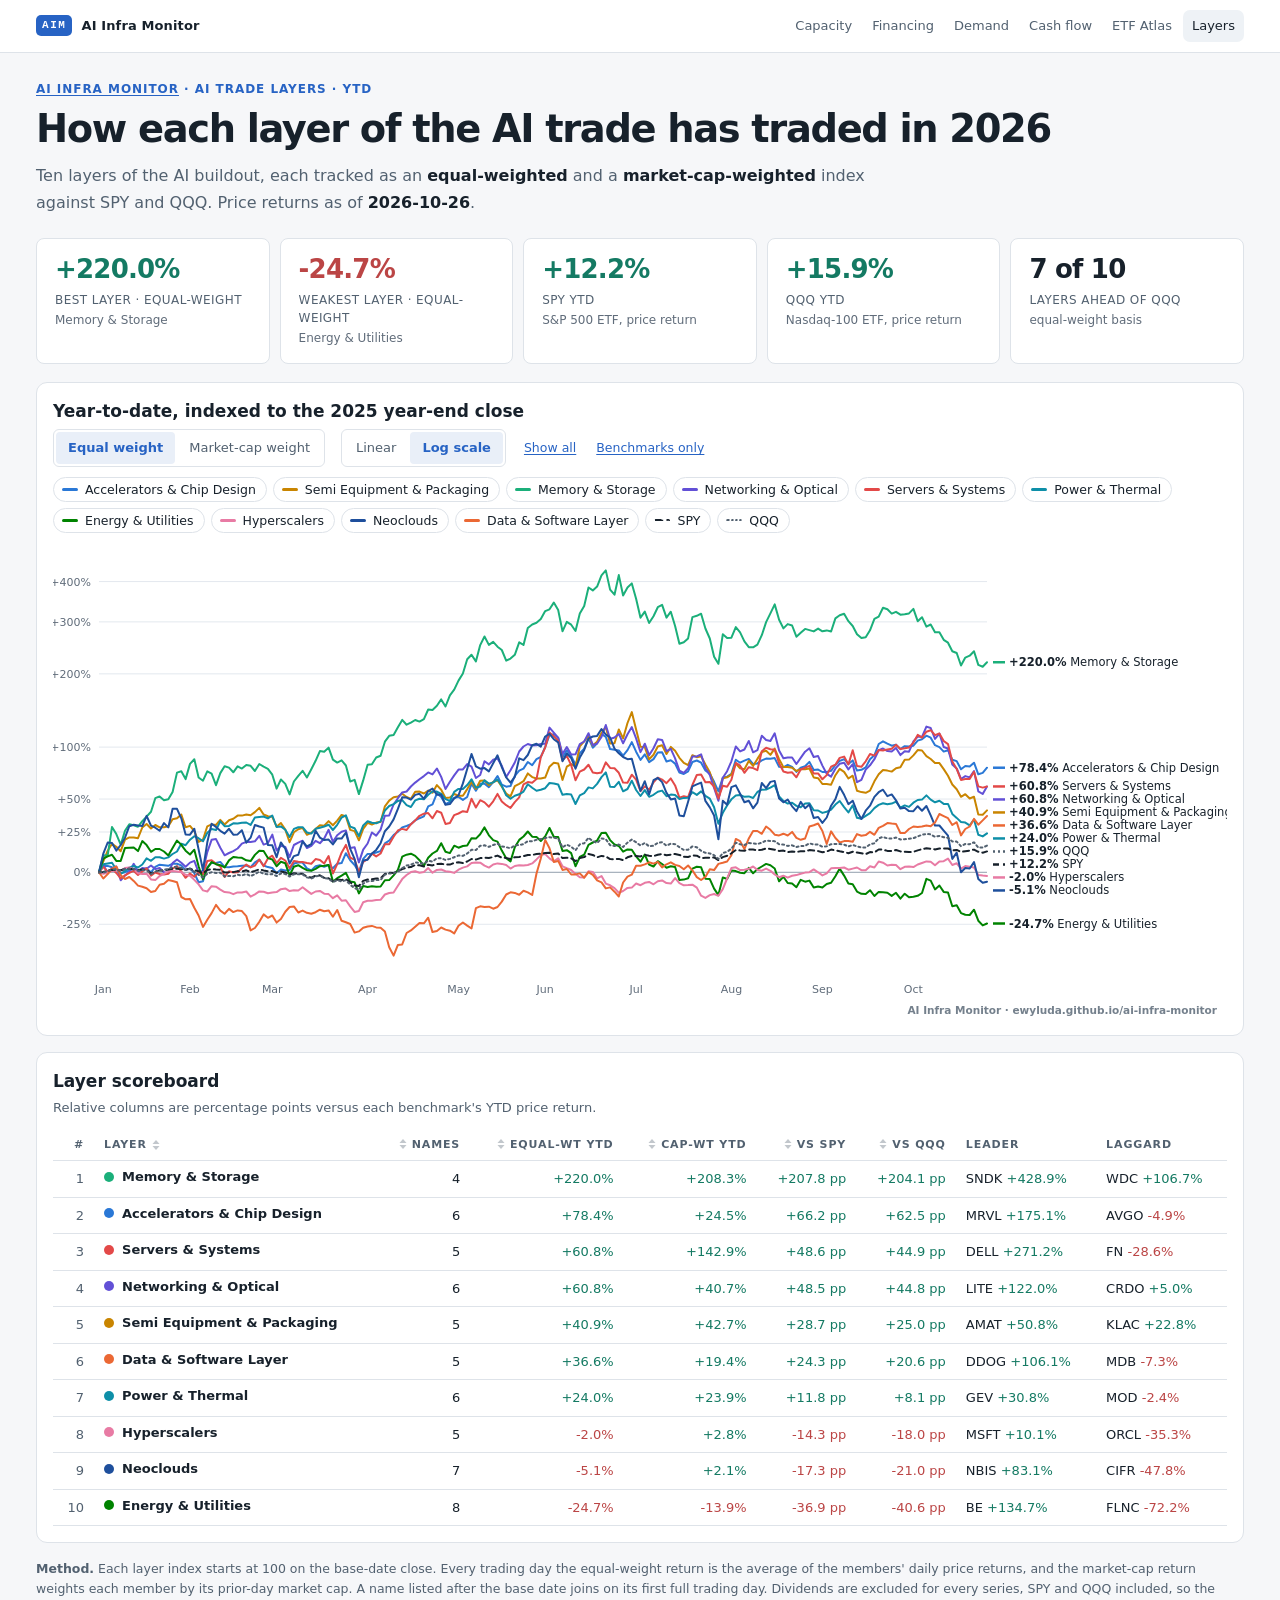
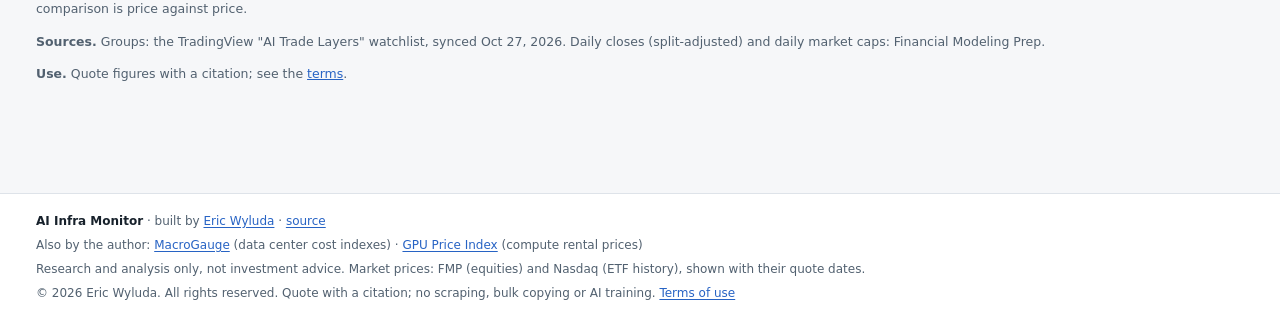
<file: site/ai-trade-layer-index.html>
<!doctype html>
<html lang="en">
<head>
<meta charset="utf-8" />
<meta name="viewport" content="width=device-width, initial-scale=1" />
<title>AI Trade Layer Index · AI Infra Monitor</title>
<style>
  :root{color-scheme:light;
    --bg:#F6F7F9;--card:#FFFFFF;--border:#DEE3E9;--border-2:#C9D1DA;--text:#17212B;--muted:#526170;--faint:#606C7A;--chip:#EEF2F6;
    --sky:#2763C4;--up:#147A63;--down:#BB4545;
    --sans:ui-sans-serif,-apple-system,system-ui,"Segoe UI",sans-serif;--mono:ui-monospace,SFMono-Regular,Menlo,monospace}
  *{box-sizing:border-box}
  body{margin:0;background:var(--bg);color:var(--text);font:14px/1.5 var(--sans);-webkit-font-smoothing:antialiased}
  a{color:var(--sky)}
  .wrap{max-width:1240px;margin:0 auto;padding:28px 16px 56px}
  .crumb{font:11px var(--mono);letter-spacing:.1em;text-transform:uppercase;color:var(--faint)}
  .crumb a{color:inherit}
  h1{font-size:clamp(28px,4.4vw,40px);line-height:1.1;letter-spacing:-.02em;margin:10px 0 12px}
  .lede{color:var(--muted);max-width:860px;font-size:15.5px;margin:0 0 22px}
  .lede b{color:var(--text)}
  .stats{display:grid;grid-template-columns:repeat(auto-fit,minmax(170px,1fr));gap:10px;margin-bottom:18px}
  .stat{background:var(--card);border:1px solid var(--border);border-radius:11px;padding:12px 14px}
  .stat .v{font:600 22px/1.15 var(--mono);font-variant-numeric:tabular-nums}
  .stat .l{color:var(--muted);font-size:11px;letter-spacing:.08em;text-transform:uppercase;margin-top:4px}
  .stat .s{color:var(--faint);font-size:12px;margin-top:2px}
  .card{background:var(--card);border:1px solid var(--border);border-radius:11px;padding:16px;margin-bottom:16px}
  .card h2{font-size:17px;margin:0 0 4px}
  .card .sub{color:var(--muted);font-size:13px;margin:0 0 12px}
  .controls{display:flex;flex-wrap:wrap;gap:10px 16px;align-items:center;margin-bottom:10px}
  .seg{display:inline-flex;border:1px solid var(--border-2);border-radius:8px;overflow:hidden}
  .seg button{border:0;background:var(--card);color:var(--muted);font:600 12.5px var(--sans);padding:7px 12px;cursor:pointer}
  .seg button+button{border-left:1px solid var(--border-2)}
  .seg button[aria-pressed="true"]{background:var(--chip);color:var(--text)}
  .linkbtn{border:0;background:none;color:var(--sky);font:12.5px var(--sans);cursor:pointer;padding:4px 2px;text-decoration:underline;text-underline-offset:2px}
  .legend{display:flex;flex-wrap:wrap;gap:6px;margin:4px 0 8px}
  .chipbtn{display:inline-flex;align-items:center;gap:7px;border:1px solid var(--border);background:var(--card);border-radius:999px;padding:4px 10px 4px 8px;font:12.5px var(--sans);color:var(--text);cursor:pointer}
  .chipbtn[aria-pressed="false"]{color:var(--faint);background:var(--bg)}
  .chipbtn[aria-pressed="false"] .sw{opacity:.3}
  .sw{width:16px;height:3px;border-radius:2px;flex:none}
  .sw.dash{background:none!important;border-top:2px dashed var(--c)}
  .sw.dot{background:none!important;border-top:2px dotted var(--c)}
  .chart{position:relative}
  svg{display:block;width:100%;height:auto}
  .grid line{stroke:#E3E8EE}
  .zero{stroke:#9AA6B2}
  .axis text{fill:var(--faint);font:11px var(--mono)}
  .series path{fill:none;stroke-width:2;stroke-linejoin:round;stroke-linecap:round;transition:opacity .12s}
  .series.dim path,.endlab.dim{opacity:.16}
  .endlab{font:11.5px var(--sans);transition:opacity .12s}
  .endlab .p{font:600 11.5px var(--mono)}
  .xhair{stroke:#9AA6B2;stroke-dasharray:3 3}
  .tip{position:absolute;pointer-events:none;background:var(--card);border:1px solid var(--border-2);border-radius:9px;box-shadow:0 8px 24px rgba(23,33,43,.12);padding:9px 11px;font-size:12px;min-width:220px;display:none;z-index:3}
  .tip .d{font:11px var(--mono);color:var(--faint);margin-bottom:4px}
  .tip .r{display:grid;grid-template-columns:16px 1fr auto;gap:6px;align-items:center;line-height:1.65}
  .tip .r b{font:600 12px var(--mono);font-variant-numeric:tabular-nums}
  table{width:100%;border-collapse:collapse;font-size:13px}
  th{text-align:left;font:600 11px var(--sans);letter-spacing:.06em;text-transform:uppercase;color:var(--muted);background:var(--chip);padding:8px 10px;white-space:nowrap}
  td{padding:8px 10px;border-top:1px solid var(--border);vertical-align:top}
  td.num,th.num{text-align:right;font-family:var(--mono);font-variant-numeric:tabular-nums;white-space:nowrap}
  tr.layer{cursor:pointer}
  tr.layer:hover td{background:#F9FAFB}
  .lname{display:flex;align-items:center;gap:8px;font:600 13px var(--sans);color:var(--text);background:none;border:0;padding:0;text-align:left;cursor:pointer}
  .lname:focus-visible{outline:2px solid var(--sky);outline-offset:2px}
  .lname .sw{width:12px;height:12px;border-radius:3px}
  .up{color:var(--up)}.down{color:var(--down)}
  .muted{color:var(--muted)}
  tr.members td{background:#F9FAFB;padding:0 10px 10px}
  .members table{font-size:12.5px}
  .members th{background:none;padding:8px 8px 4px}
  .members td{border-top:1px solid #E9EDF2;padding:5px 8px}
  .tag{font:10px var(--mono);color:var(--faint);border:1px solid var(--border);border-radius:5px;padding:0 4px;margin-left:6px}
  .scroll{overflow-x:auto}
  .empty{padding:40px 16px;text-align:center;color:var(--muted)}
  footer{color:var(--muted);font-size:12.5px;line-height:1.6;margin-top:8px}
  footer code{font:12px var(--mono);background:var(--chip);border-radius:4px;padding:0 4px}
  @media(max-width:720px){.wrap{padding-top:18px}.card{padding:12px}}
</style>
<!-- © 2026 Eric Wyluda. All rights reserved. Terms: https://ewyluda.github.io/ai-infra-monitor/terms.html · AIM canary 242a3ced-c0e2-472b-8a07-06ca97b03cf8 --><meta name="tdm-reservation" content="1" /><meta name="tdm-policy" content="https://ewyluda.github.io/ai-infra-monitor/terms.html" /><meta name="robots" content="noai, noimageai" /><meta name="description" content="How each layer of the AI trade has traded in 2026: ten equal- and cap-weighted layer indexes, from accelerators and chip equipment to neoclouds and software, charted year to date against SPY and QQQ." /><link rel="canonical" href="https://ewyluda.github.io/ai-infra-monitor/ai-trade-layer-index.html" /><link rel="icon" href="assets/favicon.svg" type="image/svg+xml" /><link rel="apple-touch-icon" href="assets/apple-touch-icon.png" /><meta name="theme-color" content="#F6F7F9" /><meta property="og:type" content="website" /><meta property="og:site_name" content="AI Infra Monitor" /><meta property="og:title" content="AI Trade Layer Index · AI Infra Monitor" /><meta property="og:description" content="How each layer of the AI trade has traded in 2026: ten equal- and cap-weighted layer indexes, from accelerators and chip equipment to neoclouds and software, charted year to date against SPY and QQQ." /><meta property="og:url" content="https://ewyluda.github.io/ai-infra-monitor/ai-trade-layer-index.html" /><meta property="og:image" content="https://ewyluda.github.io/ai-infra-monitor/assets/og-image.png" /><meta property="og:image:width" content="1200" /><meta property="og:image:height" content="630" /><meta property="og:image:alt" content="AI Infra Monitor: who is building the AI buildout, and how it is funded." /><meta name="twitter:card" content="summary_large_image" /><link rel="stylesheet" href="assets/brand.css" /><style id="aim-theme">/* Layer index on the hub's shared style (the capacity page's MacroGauge parts): sans eyebrow and
   numerals, one segmented control, one table head, the kit's tooltip look. */
.crumb{font:650 12px/1.4 var(--aim-sans);letter-spacing:.08em;color:var(--aim-sky)}
.crumb a{color:inherit;text-decoration:underline;text-underline-offset:2px}
h1{font-size:clamp(30px,3vw,42px);line-height:1.15;letter-spacing:-.035em;font-weight:650}
.lede{font-size:16px;line-height:1.65}
.stat{border-radius:8px;padding:16px 18px;transition:border-color .15s var(--aim-ease),box-shadow .2s var(--aim-ease)}
.stat .v{font:600 26px/1.15 var(--aim-sans);letter-spacing:-.03em;font-variant-numeric:tabular-nums}
.stat .l{font-size:12px;letter-spacing:.035em;margin-top:6px}
.stat[data-k]:hover{border-color:#B5C9EA;box-shadow:0 6px 24px rgba(23,33,43,.06)}
.seg{border-color:var(--border);border-radius:6px;background:var(--card);padding:2px;gap:2px}
.seg button{border-radius:4px;font:500 13px var(--aim-sans);padding:6px 12px;min-height:32px;transition:background-color .15s var(--aim-ease),color .15s var(--aim-ease)}
.seg button+button{border-left:0}
.seg button:hover{color:var(--text)}
.seg button[aria-pressed="true"]{background:var(--aim-sky-wash);color:var(--sky);font-weight:600}
.seg button:focus-visible,.linkbtn:focus-visible,.chipbtn:focus-visible,#chart svg:focus-visible{outline:2px solid var(--sky);outline-offset:2px}
.chipbtn{transition:background-color .15s var(--aim-ease),color .15s var(--aim-ease),border-color .15s var(--aim-ease)}
.chipbtn:hover{border-color:#B5C9EA}
.axis text{font:11px var(--aim-sans);font-variant-numeric:tabular-nums}
.endlab .p{font:600 11.5px var(--aim-sans);font-variant-numeric:tabular-nums}
.series path{transition:opacity .15s var(--aim-ease)}
#chart svg{border-radius:6px}
.tip{border-color:var(--border);border-radius:6px;box-shadow:var(--aim-shadow);padding:10px 12px;font:13px/1.5 var(--aim-sans)}
.tip .d{font:600 12px var(--aim-sans);color:var(--text)}
.tip .r b{font:600 12.5px var(--aim-sans);font-variant-numeric:tabular-nums}
th{background:none;border-bottom:1px solid var(--border);font:600 11px var(--aim-sans);letter-spacing:.08em}
td{border-top:0;border-bottom:1px solid var(--border)}
td.num,th.num{font-family:var(--aim-sans)}
tr.layer td{transition:background-color .12s var(--aim-ease)}
tr.layer:hover td{background:var(--aim-row-hover)}
.lname .sw{width:10px;height:10px;border-radius:50%}
tr.members td{background:#F9FAFB}
.members th{border-bottom:0;background:#F9FAFB} /* opaque like its row: the sticky Ticker head covers what scrolls under it */
.members td{border-bottom:0}
.tag{font:10.5px var(--aim-sans)}
.lname{white-space:nowrap}
</style><style>#chart{position:relative;padding-bottom:18px}#chart::after{content:"AI Infra Monitor · ewyluda.github.io/ai-infra-monitor";position:absolute;right:10px;bottom:3px;font:600 10.5px/1 var(--aim-sans);color:var(--aim-muted);opacity:.8;pointer-events:none}</style><style>:is(th,td):where(#board > * > tr > :nth-child(2), #board .members table > * > tr > :first-child){position:sticky;left:0;z-index:1;background-color:var(--aim-card)}@supports (animation-timeline:scroll()){:where(#board > * > tr > :nth-child(2), #board .members table > * > tr > :first-child){animation:aim-stick linear both;animation-timeline:scroll(nearest inline);animation-range:0 24px}}@keyframes aim-stick{to{box-shadow:6px 0 6px -4px rgba(23,33,43,.14)}}</style>
</head>
<body>
<header class="aim-bar"><div class="aim-bar-in"><a class="aim-brand" href="index.html"><span class="aim-mark">AIM</span><span>AI Infra Monitor</span></a><nav class="aim-nav" aria-label="Dashboards"><a href="neocloud-capacity-tracker.html">Capacity</a><a href="neocloud-financing-ledger.html">Financing</a><a href="ai-demand-monitor.html">Demand</a><a href="ai-cash-flow-monitor.html">Cash flow</a><a href="ai-infrastructure-etf-atlas.html">ETF Atlas</a><a href="ai-trade-layer-index.html" aria-current="page">Layers</a></nav></div></header><main class="aim-content">
<div class="wrap">
  <div class="crumb"><a href="index.html">AI Infra Monitor</a> · AI trade layers · YTD</div>
  <h1>How each layer of the AI trade has traded in 2026</h1>
  <p class="lede">Ten layers of the AI buildout, each tracked as an <b>equal-weighted</b> and a <b>market-cap-weighted</b> index
    against SPY and QQQ. Price returns as of <b id="asOf">—</b>.</p>
  <div class="stats" id="stats"></div>

  <section class="card" aria-labelledby="chartTitle">
    <h2 id="chartTitle">Year-to-date, indexed to the 2025 year-end close</h2>
    <div class="controls">
      <div class="seg" role="group" aria-label="Weighting">
        <button type="button" data-w="ew" aria-pressed="true">Equal weight</button>
        <button type="button" data-w="cw" aria-pressed="false">Market-cap weight</button>
      </div>
      <div class="seg" role="group" aria-label="Scale">
        <button type="button" data-s="lin" aria-pressed="false">Linear</button>
        <button type="button" data-s="log" aria-pressed="true">Log scale</button>
      </div>
      <button type="button" class="linkbtn" id="showAll">Show all</button>
      <button type="button" class="linkbtn" id="benchOnly">Benchmarks only</button>
    </div>
    <div class="legend" id="legend"></div>
    <div class="chart" id="chart"><div class="tip" id="tip" aria-hidden="true"></div></div>
  </section>

  <section class="card" aria-labelledby="tableTitle">
    <h2 id="tableTitle">Layer scoreboard</h2>
    <p class="sub">Relative columns are percentage points versus each benchmark's YTD price return.</p>
    <div class="scroll" tabindex="0" role="region" aria-label="Layer scoreboard table"><table id="board"></table></div>
  </section>

  <footer>
    <p><b>Method.</b> Each layer index starts at 100 on the base-date close. Every trading day the equal-weight
      return is the average of the members' daily price returns, and the market-cap return weights each member by its
      prior-day market cap. A name listed after the base date joins on its first full trading day. Dividends are
      excluded for every series, SPY and QQQ included, so the comparison is price against price.</p>
    <p><b>Sources.</b> Groups: the TradingView "AI Trade Layers" watchlist, synced <span id="wlSynced">—</span>.
      Daily closes (split-adjusted) and daily market caps: Financial Modeling Prep. <span id="missing"></span></p>
    <p><b>Use.</b> Quote figures with a citation; see the <a href="terms.html">terms</a>.</p>
  </footer>
</div>

<script>
const D = /*AI-LAYER-INDEX-DATA-START*/{"schema_version":1,"title":"AI Trade Layer Index","base_date":"2025-12-31","benchmarks":["SPY","QQQ"],"as_of":"2026-10-26","dates":["2025-12-31","2026-01-02","2026-01-05","2026-01-06","2026-01-07","2026-01-08","2026-01-09","2026-01-12","2026-01-13","2026-01-14","2026-01-15","2026-01-16","2026-01-20","2026-01-21","2026-01-22","2026-01-23","2026-01-26","2026-01-27","2026-01-28","2026-01-29","2026-01-30","2026-02-02","2026-02-03","2026-02-04","2026-02-05","2026-02-06","2026-02-09","2026-02-10","2026-02-11","2026-02-12","2026-02-13","2026-02-17","2026-02-18","2026-02-19","2026-02-20","2026-02-23","2026-02-24","2026-02-25","2026-02-26","2026-02-27","2026-03-02","2026-03-03","2026-03-04","2026-03-05","2026-03-06","2026-03-09","2026-03-10","2026-03-11","2026-03-12","2026-03-13","2026-03-16","2026-03-17","2026-03-18","2026-03-19","2026-03-20","2026-03-23","2026-03-24","2026-03-25","2026-03-26","2026-03-27","2026-03-30","2026-03-31","2026-04-01","2026-04-02","2026-04-06","2026-04-07","2026-04-08","2026-04-09","2026-04-10","2026-04-13","2026-04-14","2026-04-15","2026-04-16","2026-04-17","2026-04-20","2026-04-21","2026-04-22","2026-04-23","2026-04-24","2026-04-27","2026-04-28","2026-04-29","2026-04-30","2026-05-01","2026-05-04","2026-05-05","2026-05-06","2026-05-07","2026-05-08","2026-05-11","2026-05-12","2026-05-13","2026-05-14","2026-05-15","2026-05-18","2026-05-19","2026-05-20","2026-05-21","2026-05-22","2026-05-26","2026-05-27","2026-05-28","2026-05-29","2026-06-01","2026-06-02","2026-06-03","2026-06-04","2026-06-05","2026-06-08","2026-06-09","2026-06-10","2026-06-11","2026-06-12","2026-06-15","2026-06-16","2026-06-17","2026-06-18","2026-06-22","2026-06-23","2026-06-24","2026-06-25","2026-06-26","2026-06-29","2026-06-30","2026-07-01","2026-07-02","2026-07-06","2026-07-07","2026-07-08","2026-07-09","2026-07-10","2026-07-13","2026-07-14","2026-07-15","2026-07-16","2026-07-17","2026-07-20","2026-07-21","2026-07-22","2026-07-23","2026-07-24","2026-07-27","2026-07-28","2026-07-29","2026-07-30","2026-07-31","2026-08-03","2026-08-04","2026-08-05","2026-08-06","2026-08-07","2026-08-10","2026-08-11","2026-08-12","2026-08-13","2026-08-14","2026-08-17","2026-08-18","2026-08-19","2026-08-20","2026-08-21","2026-08-24","2026-08-25","2026-08-26","2026-08-27","2026-08-28","2026-08-31","2026-09-01","2026-09-02","2026-09-03","2026-09-04","2026-09-08","2026-09-09","2026-09-10","2026-09-11","2026-09-14","2026-09-15","2026-09-16","2026-09-17","2026-09-18","2026-09-21","2026-09-22","2026-09-23","2026-09-24","2026-09-25","2026-09-28","2026-09-29","2026-09-30","2026-10-01","2026-10-02","2026-10-05","2026-10-06","2026-10-07","2026-10-08","2026-10-09","2026-10-12","2026-10-13","2026-10-14","2026-10-15","2026-10-16","2026-10-19","2026-10-20","2026-10-21","2026-10-22","2026-10-23","2026-10-26"],"series":{"SPY":{"close":[681.92,683.17,687.72,691.81,689.58,689.51,694.07,695.16,693.77,690.36,692.24,691.66,677.58,685.4,688.98,689.23,692.73,695.49,695.42,694.04,691.97,695.41,689.53,686.19,677.62,690.62,693.95,692.12,691.96,681.27,681.75,682.85,686.29,684.48,689.43,682.39,687.35,693.15,689.3,685.99,686.38,680.33,685.13,681.31,672.38,678.27,677.18,676.33,666.06,662.29,669.03,670.79,661.43,659.8,648.57,655.38,653.18,656.82,645.09,634.09,631.97,650.34,655.24,655.83,658.93,659.22,676.01,679.91,679.46,686.1,694.46,699.94,701.66,710.14,708.72,704.08,711.21,708.45,713.94,715.17,711.69,711.58,718.66,720.65,718.01,723.77,733.83,731.58,737.62,739.3,738.18,742.31,748.17,739.17,738.65,733.73,741.25,742.72,745.64,750.59,750.46,754.6,756.48,758.54,759.57,754.24,757.09,737.55,739.22,737.05,725.43,737.76,741.75,754.83,750.33,740.96,746.74,744.39,733.58,733.24,734.3,728.99,741,746.77,745.76,744.78,751.28,747.71,745.4,751.71,754.95,749.17,751.83,754.81,750.72,743.29,742.09,748.28,747.41,738.18,738.93,739.09,740.86,729.46,741.69,747.03,757.67,771.33,769.79,768.56,773.26,773.03,770.56,772.49,777.88,776.34,772.67,767.45,769.06,762.6,765.72,763.47,765.91,766.08,771.1,769.35,767.05,761.78,765.16,773.17,770.19,765.96,762.4,757.83,764.29,760.88,757.39,754.05,762.6,761.69,773.5,773.38,767.81,767.18,771.35,765.61,764.2,762.63,763.99,769.64,774.83,779.09,777.22,773.93,778.57,778.1,778.01,769.6,771.79,763.25,766.48,769.05,773.09,763.96,759.97,765.37]},"NVDA":{"close":[186.5,188.85,188.12,187.24,189.11,185.04,184.86,184.94,185.81,183.14,187.05,186.23,178.07,183.32,184.84,187.67,186.47,188.52,191.52,192.51,191.13,185.61,180.34,174.19,171.88,185.41,190.04,188.54,190.05,186.94,182.81,184.97,187.98,187.9,189.82,191.55,192.85,195.56,184.89,177.19,182.48,180.05,183.04,183.34,177.82,182.65,184.77,186.03,183.14,180.25,183.22,181.93,180.4,178.56,172.7,175.64,175.2,178.68,171.24,167.52,165.17,174.4,175.75,177.39,177.64,178.1,182.08,183.91,188.63,189.31,196.51,198.87,198.35,201.68,202.06,199.88,202.5,199.64,208.27,216.61,213.17,209.25,199.57,198.45,198.48,196.5,207.83,211.5,215.2,219.44,220.78,225.83,235.74,225.32,222.32,220.61,223.47,219.51,215.33,214.86,212.6,214.25,211.14,224.36,222.82,214.75,218.66,205.1,208.64,208.19,200.42,204.87,205.19,212.45,207.41,204.65,210.69,208.65,200.04,199,195.74,192.53,194.97,200.09,197.58,194.83,195.55,196.93,204.12,202.78,210.96,203.53,211.8,212.5,207.4,202.81,203.28,207.29,212.06,208.76,206.84,196.51,197.01,190.01,195.04,200.75,206.64,211.94,219.22,218.99,223.96,217.55,217.5,224.09,225.3,225.16,225.01,219.74,217.56,216.85,214.72,208.48,213.05,209.66,227.98,217.55,220.78,217.44,224.41,228.45,230.36,225.73,223.67,218.36,218.29,210.96,212.17,213.9,219.34,222.27,227.38,228.87,225.51,224.58,225.07,228.86,227.21,228.38,230.86,233.95,238.9,239.24,237.47,230.48,229.28,226.32,228.52,221.3,217.23,214.13,217.09,216.47,221.97,212.21,210.96,216],"cap":[4532696,4589810,4572068,4550681,4596129,4497212,4492837,4494782,4515926,4451035,4546063,4526134,4327813,4455409,4492351,4561132,4528610,4578397,4651255,4675298,4641783,4507724,4379737,4230378,4174278,4502867,4615311,4578882,4615554,4540025,4439724,4492181,4565282,4563339,4609969,4651983,4683555,4749370,4490239,4303236,4431709,4372694,4445309,4452595,4318537,4435838,4487324,4517925,4447738,4377552,4449681,4418352,4381194,4336508,4194192,4265593,4254907,4339422,4158735,4068391,4011319,4235478,4268264,4308094,4314165,4325337,4421995,4466438,4581068,4597583,4772442,4829757,4817128,4898000,4907229,4854286,4917915,4848457,5058045,5239796,5156582,5061758,4827598,4800506,4801231,4753335,5027408,5116185,5205688,5308254,5340668,5462828,5702551,5450491,5377921,5336556,5405739,5309947,5208833,5197463,5142794,5182708,5107477,5427268,5390016,5194802,5289385,4961369,5047002,5036116,4848160,4955805,4963546,5139166,5017248,4950484,5096591,5047244,4838968,4813810,4734951,4657301,4716324,4840177,4779460,4712938,4730354,4763737,4937663,4905248,5103122,4923391,5123442,5140375,5017006,4905974,4917343,5014345,5129731,5049904,5003460,4753577,4765672,4596342,4718018,4856142,4998622,5126829,5302932,5297368,5417592,5262534,5261325,5420737,5450007,5446620,5442992,5315511,5262776,5245602,5194077,5043131,5153680,5071675,5514836,5262534,5340668,5259874,5428478,5526206,5572408,5460409,5410577,5282128,5280435,5103122,5132392,5174241,5305835,5376711,5500322,5536365,5455087,5432590,5444443,5536123,5496210,5524512,5584503,5659250,5778991,5787216,5744399,5575311,5546283,5474681,5527899,5353247,5254794,5179805,5251407,5236409,5369454,5133360,5103122,5225040]},"AMD":{"close":[214.16,223.47,221.08,214.35,210.02,204.68,203.17,207.69,220.97,223.6,227.92,231.83,231.92,249.8,253.73,259.68,251.31,252.03,252.74,252.18,236.73,246.27,242.11,200.19,192.5,208.44,216,213.57,213.58,205.94,207.32,203.08,200.12,203.37,200.15,196.6,213.84,210.86,203.68,200.21,198.62,190.95,202.07,199.45,192.43,202.68,203.23,204.83,197.74,193.39,196.58,196.31,199.46,205.27,201.33,202.68,205.37,220.27,203.77,201.99,196.04,203.43,210.21,217.5,220.18,221.53,231.82,236.64,245.04,246.83,255.07,258.12,278.26,278.39,274.95,284.49,303.46,305.33,347.81,334.63,323.21,337.11,354.49,360.54,341.54,355.26,421.39,408.46,455.19,458.79,448.29,445.5,449.7,424.1,420.99,414.05,447.58,449.59,467.51,503.89,495.54,518.09,516.1,510.13,521.54,542.52,523.2,466.38,490.33,475.51,452.4,488.45,511.57,547.26,507.29,512.48,537.37,551.63,519.85,519.74,532.57,521.58,539.49,580.91,540.88,517.82,552.05,516.11,517.41,546.72,557.89,534.39,548.13,529.14,500.94,495.76,503.57,544.43,552.33,539.69,521.95,494.95,454.62,429.56,485.39,476.15,484.64,518.58,482.05,489.28,483.36,469.56,474.32,482.93,483.01,514.39,506,484.39,466.42,469.46,473.25,456.75,479.18,480.93,476.67,465.58,470.72,459.61,457.06,456.16,477.57,505.74,521.1,503.6,516.13,493.41,504.2,512.5,545.09,559.82,615.52,623.77,614.61,629.26,630.63,607.87,607.57,611.76,615.73,633.91,631.75,649.42,645.86,620.68,608.1,594.24,605.53,570.82,562.23,528.75,538.05,534.74,552.72,507.93,516.79,531.28],"cap":[349295,364480,360581,349605,342543,333833,331370,338742,360402,364692,371738,378115,378262,407424,413834,423538,409887,411061,412219,411306,386107,401666,394881,326510,313968,339966,352296,348333,348349,335888,338139,331223,326396,331696,326445,320655,348773,343913,332202,326543,323949,311439,329576,325303,313853,330571,331468,334078,322514,315419,320622,320182,325319,334795,328369,330571,334958,359260,332349,329446,319741,331794,342853,354742,359114,361315,378098,385960,399660,402580,416019,420994,453842,454054,448443,464003,494943,497993,567278,545782,527156,549826,578173,588041,557052,579429,687287,666198,742415,748286,731161,726610,733461,691707,686635,675316,730003,733281,762509,821845,808226,845005,841759,832022,850632,884850,853339,760666,799728,775557,737864,796662,834371,892581,827390,835855,876450,899709,847875,847696,868622,850697,879908,947464,882175,844564,900394,841775,843896,891700,909919,871590,894000,863027,817033,808585,821323,887965,900850,880234,851300,807263,741485,700612,791671,776601,790448,845804,786224,798016,788360,765852,773616,787659,787789,838970,825286,790040,760731,765689,771871,744959,781543,784397,777449,759361,767744,749624,745465,743997,778917,824862,849914,821372,841808,804752,822350,835888,889042,913066,1003913,1017369,1002429,1026323,1028558,991436,990947,997781,1004256,1033907,1030384,1059204,1053398,1012329,991811,969205,987619,931007,916997,862391,877560,872161,901486,828434,842884,866518]},"AVGO":{"close":[346.1,347.62,343.42,343.77,343.5,332.48,344.97,352.21,354.61,339.89,343.02,351.71,332.6,328.8,325.49,320.05,324.85,332.79,333.24,330.73,331.3,331.11,320.33,308.05,310.51,332.92,343.94,340.44,342.76,331.17,325.17,332.54,333.51,333.99,332.65,330.34,325.49,332.31,321.7,319.55,318.82,313.84,317.53,332.77,330.48,345.75,342.58,341.57,335.97,322.16,324.92,321.31,315.93,319.84,310.51,322.51,318.29,318.81,309.42,300.68,293.41,309.51,313.49,314.55,314.43,333.97,350.63,354.91,371.55,379.75,380.78,396.72,398.47,406.54,399.63,402.17,422.65,419.94,422.76,418.2,399.83,405.45,417.43,421.28,416.5,427.36,425.44,412.56,430,428.43,419.3,416.79,439.79,425.19,420.71,411.07,417.76,414.57,414.14,422.01,421.86,426.58,446.77,459.97,481.57,479.23,418.91,385.73,396.6,392.16,372.1,385.57,382.07,393.94,376.71,392.9,411.35,392.13,380.15,382.07,378.91,365.02,372.45,377.75,369.34,360.45,373.9,370.78,388.69,401.11,399.97,384.05,389.11,394.28,374.45,370.83,378.16,386.5,396.81,392.47,381.92,383.22,380.91,370.32,387.84,389.28,392.23,418.16,418.28,420.57,427.76,422.4,416.08,416.05,417.82,392.99,392.43,380,362.48,364.03,368.45,358.76,356.74,355.59,371.54,368.79,370.34,369.68,367.24,357.16,357.9,368.56,364.38,360.83,361.99,344.72,339.27,339.51,347.3,357.61,362.66,364.54,354.99,350.36,352.81,349.57,355.1,351.19,343.64,355.14,362.51,375.81,376.51,360.14,361.54,354.73,357.31,346.25,344.33,328.75,334.59,334.37,337.8,323.24,321.68,329.17],"cap":[1640860,1648066,1628154,1629814,1628534,1576288,1635503,1669828,1681206,1611418,1626258,1667457,1576857,1558841,1543148,1517357,1540114,1577757,1579891,1567991,1570693,1569793,1518685,1460465,1472128,1578374,1630620,1614026,1625025,1570077,1541631,1576572,1581171,1583447,1577094,1566142,1543148,1575482,1525180,1514987,1511526,1487915,1505410,1577663,1566806,1639201,1624172,1619383,1592834,1527361,1540446,1523331,1497824,1516361,1472128,1529020,1509013,1511478,1466960,1425524,1391057,1467387,1486256,1491282,1490713,1583352,1662337,1682628,1761519,1800395,1805278,1880850,1889146,1927406,1894646,1906688,2003784,1990936,2004305,1982686,1895594,1922238,1979036,1997288,1974626,2026114,2017011,1955947,2038630,2031187,1987901,1976001,2085044,2015826,1994586,1948883,1980600,1965476,1963438,2000749,2000038,2022416,2118137,2183478,2286013,2274905,1988566,1831060,1882660,1861584,1766359,1830301,1813686,1870033,1788242,1865096,1952678,1861441,1804572,1813686,1798686,1732750,1768020,1793179,1753257,1711056,1774903,1760093,1845111,1904069,1898658,1823085,1847105,1871647,1777514,1760330,1795126,1834716,1883657,1863055,1812974,1819145,1808180,1757909,1841076,1847912,1861916,1985006,1985575,1996446,2030577,2005133,1975132,1974989,1983392,1865524,1862865,1803860,1720693,1728050,1749032,1703034,1693445,1687986,1763700,1750646,1765040,1761895,1750266,1702225,1705751,1756557,1736635,1719716,1725244,1642936,1616961,1618105,1655232,1704369,1728438,1737398,1691882,1669816,1681492,1666051,1692407,1673772,1637788,1692597,1727723,1791110,1794447,1716427,1723100,1690643,1702939,1650228,1641077,1566822,1594656,1593607,1609955,1540562,1533127,1568824]},"MRVL":{"close":[84.98,89.39,90.23,88.23,84.64,83.45,83.22,82.89,83.05,81.21,80.38,80.46,79.8,82.55,83.1,80.23,81.77,82.93,83.62,81.34,78.92,78.66,75.54,73.73,74.21,80.28,82.35,82.01,81.34,78.23,78.61,79.01,79.09,79.61,79.48,77.79,78.39,80.92,79.29,81.69,80.86,77.51,78.09,75.68,89.57,92.65,93.3,90.44,87.67,87.86,91.58,90.79,87.62,89.53,87.91,90.16,92.36,98.45,97.68,94.88,87.81,99.05,106.71,107.11,109.51,109.38,114.45,119.93,128.49,131.3,133.83,134.6,133.37,139.69,147.84,151.31,157.32,165.56,164.31,158.21,153.23,156.57,165.15,164.95,163.66,168.75,172.15,160.01,170.13,170.84,164.5,177.95,182.58,176.89,168.93,176.27,186.8,190.69,196.33,208.26,198.7,204.83,205,219.43,290.79,301.65,316.43,263.47,288.85,266.88,252.59,280.71,279.7,308.88,278.67,289.54,310.58,307.86,279.04,276.7,281.26,266.77,277.75,297.89,272.05,245.29,249.27,230.7,231.71,243.27,235.81,217.53,222.44,206.26,188.3,188.68,194.94,207.96,210.99,209.32,194.23,189.17,174.47,163.4,183.3,187.56,193.78,218.59,211.02,210.54,218.72,208.56,212.31,217.08,222.18,222.02,234.33,216,237.27,251.01,237.04,229.29,240.38,245.11,241.45,216.62,211.66,210.39,206.48,208.83,223.55,225.41,235.01,226.96,236.1,218.82,221.7,229.71,240.76,244.25,257.38,262.36,260.9,258.95,261.94,251.9,263.27,264.21,268.08,272.29,271.25,287.01,284.68,274.66,275.28,265.86,268.73,245.28,241.24,227.83,237.09,240.42,244.76,223.47,228.51,233.78],"cap":[72063,75803,76515,74819,71775,70766,70571,70291,70426,68866,68162,68230,67670,70002,70469,68035,69341,70325,70910,68976,66924,69378,66626,65030,65453,70807,72633,72333,71742,68999,69334,69687,69757,70216,70101,68611,69140,71371,69934,72051,71319,68364,68875,66750,79001,81717,82291,79768,77325,77493,80774,80077,77281,78965,77537,79521,81462,86833,86154,83684,77448,87362,94118,94471,96588,96473,100945,105778,113328,115807,118038,118717,117632,123207,130395,133455,138756,146024,144921,139541,135149,138095,145662,145486,144348,148838,151836,141129,150055,150681,145089,156952,161036,156017,148996,155470,164758,168189,173163,183685,175253,180660,180810,193537,256477,266055,279091,232381,254766,235388,222784,247586,246695,272432,245787,255374,273932,271533,246113,244049,248071,235291,244976,262739,239948,216346,219856,203477,204368,214564,207984,191861,196192,181921,166081,166416,171937,183421,186093,184620,171311,166848,153883,144119,161671,165428,170914,192796,186120,185696,192911,183950,187257,191465,195963,195822,206679,190512,209272,221391,209069,205765,215717,219962,216677,194395,189944,188804,185295,187404,200614,202283,210898,203674,211876,196369,198954,206142,216058,219190,230973,235442,234132,232382,235065,226055,236258,237102,240575,244353,243420,257563,255472,246480,247036,238583,241158,220114,216489,204455,212765,215753,219648,200542,205065,209794]},"TSM":{"close":[303.89,319.61,322.25,327.43,318.68,318.01,323.63,331.77,331.21,327.11,341.64,342.4,327.16,326.12,327.37,334.87,332.71,338.34,342.3,339.55,330.56,341.36,335.75,325.74,330.73,348.85,355.41,361.91,374.21,368.1,366.36,364.2,362.26,360.39,370.54,370.04,385.75,387.73,376.81,374.58,369.11,353.13,357.44,353.86,338.89,348.7,347.09,354.56,336.71,338.31,340.23,345.98,339.57,338.79,329.24,338.45,343.25,347.75,326.11,326.74,316.5,337.95,341.49,339.04,341.76,345.32,365.9,365.49,370.6,369.57,379.89,375.1,363.35,370.5,366.24,368.08,387.44,382.66,402.46,404.98,392.34,393.83,396.06,397.67,401.61,394.41,419.5,414.15,411.68,404.54,397.28,399.8,417.72,404.35,395.95,392.61,401.62,407.15,404.52,412.32,422.73,424.86,418.45,435.63,446.69,436.69,444.92,415.17,426.8,427.92,408.75,421.07,423.93,441.4,425.83,432.15,462.12,467.67,436.39,440.8,434.99,432.35,455.1,477.57,444.23,434.16,451.79,432.57,436.98,436.96,434.11,421.58,420.39,419.48,409.74,398.37,402.3,424.61,421.21,415.58,403.41,399.09,392.31,374.67,403.31,404.25,406.11,417.17,414,418.2,420.04,418.47,422.06,429.15,430.49,426.35,430.97,413.41,412.09,416,418.95,410.12,417.41,417.69,427.3,417.52,415.32,414,415.5,417.01,428.91,439,435.36,428.03,433.24,418.01,413.75,417.72,430.26,434.67,445.14,452,446.57,451.15,450.61,452.88,456.94,456.19,459.2,472.78,485.8,482.3,472.2,457.99,453.31,444.35,445.12,430,422.25,412.61,420.22,425.08,431.89,412.35,418.51,424.37],"cap":[1575959,1657483,1671173,1698037,1652660,1649185,1678330,1720544,1717640,1696377,1771729,1775670,1696637,1691243,1697726,1736620,1725419,1754615,1775152,1760890,1714269,1770277,1741184,1689272,1715150,1809120,1843140,1876848,1940636,1908949,1899926,1888724,1878663,1868966,1921603,1919010,2000482,2010750,1954119,1942554,1914187,1831316,1853667,1835101,1757468,1808342,1799993,1838732,1746162,1754460,1764417,1794236,1760994,1756949,1707423,1755186,1780079,1803415,1691191,1694458,1641354,1752744,1771104,1758397,1772504,1790968,1897704,1895577,1922080,1916738,1970261,1945419,1884478,1921561,1899467,1909010,2009419,1984628,2087319,2100388,2034832,2042560,2054126,2062476,2082910,2045568,2175695,2147948,2135137,2098106,2060453,2073523,2166463,2097121,2053555,2036233,2082962,2111643,2098003,2138456,2192447,2203494,2170249,2259351,2316713,2264849,2307533,2153238,2213556,2219364,2119941,2183837,2198671,2289277,2208525,2241303,2396739,2425524,2263293,2286165,2256032,2242340,2360331,2476513,2303624,2251404,2342827,2243159,2266028,2265924,2251145,2186168,2179998,2175279,2124770,2065809,2086189,2201881,2184250,2155055,2091945,2069543,2034384,1942909,2091427,2096301,2105946,2163300,2146861,2168641,2178183,2170041,2188658,2225424,2232373,2210904,2234862,2143802,2136957,2157232,2172530,2126741,2164544,2165996,2215830,2165115,2153706,2146861,2154640,2162470,2224179,2276503,2257627,2219616,2246633,2167656,2145565,2166152,2231180,2254049,2308342,2343916,2315758,2339508,2336708,2348479,2369533,2365644,2381253,2451674,2519191,2501041,2448666,2374978,2350709,2304246,2308239,2229832,2189643,2139653,2179116,2204318,2239633,2138305,2170248,2200636]},"ARM":{"close":[109.31,114.73,116.11,115.53,115.68,113.08,111.79,111.14,107.84,104.99,105.11,105.78,107.17,113.92,119.2,116.07,114.73,114.88,109.96,108.43,105.36,106.93,104.55,104.9,110.88,123.7,124.61,125.95,125.28,122.19,125.28,126.89,127.24,126.93,125.58,123.78,128.14,131.74,129.26,127.45,124.37,121.72,124.11,120.62,114.38,117.63,120.55,120.1,115.12,115.75,121.7,127.31,128.36,129.82,132.35,136.89,134.96,157.07,154.8,144.13,136.96,151.28,155.07,149.11,148.77,143.86,148.91,149.79,148.93,157.58,161.22,159.34,162.33,166.73,175.1,175.49,196.57,204.61,234.81,215.88,198.65,201.69,210.32,211.18,203.26,208.84,237.3,213.31,213.27,212.65,207.92,221.21,228.5,209.16,215.12,223.15,256.73,298.23,306.51,321.22,302.71,335.27,353.29,408.85,402.71,411.83,393.44,342.93,346.39,324.86,307.43,342.23,380.81,412.55,396.34,418.88,439.46,407.72,366.39,359.08,347.71,334.27,343.58,354.57,337.47,315.28,322.24,300.43,300.24,327.87,323.39,298.99,281.17,277.01,262.01,267.19,269.61,289.73,283.4,283.04,260.01,266.33,244.74,224.89,241.54,239.69,239.06,280.56,274.58,286.68,282.57,267.85,268.93,271.87,278.65,279.44,271.43,253.32,249.34,250.72,243.32,238.78,241.56,251.06,255.21,239.05,241.91,234.82,234.86,242.59,252.09,261.53,264.23,254.18,264.79,239.01,241.83,243.98,264.9,275.61,322.9,333.2,332.56,306.34,310.32,283.33,293.67,289.66,292.34,307.49,302.9,302.56,294.37,275.29,266.28,255.24,255.39,238.01,244.79,227.8,228.05,221.06,226.59,210.1,210.33,223.35],"cap":[116197,121958,123425,122808,122968,120204,118833,118142,114634,111604,111732,112444,113922,121097,126710,123382,121958,122117,116887,115261,111998,113667,111137,111509,117865,131493,132460,133885,133173,129888,133173,134884,135256,134927,133492,131578,136213,140040,137403,135479,132205,129388,131929,128219,121586,125041,128145,127666,122373,123042,129367,135331,136447,137999,140688,145514,143462,166965,164552,153210,145588,160811,164839,158504,158143,152923,158291,159227,158313,167508,171377,169378,172557,177234,186131,186546,208954,217500,249603,229480,211165,214396,223570,224484,216065,221997,252250,226749,226706,226047,221019,235146,242896,222337,228673,237208,272904,317018,325820,341457,321781,356392,375547,434608,428081,437775,418227,364535,368213,345326,326798,363790,404801,438541,421309,445269,467146,433406,389473,381702,369616,355329,365226,376908,358731,335143,342541,319357,319155,348526,343764,317826,298884,294462,278517,284023,286595,307983,301254,300872,276391,283908,260893,239733,257482,255510,254838,299077,292702,305601,301220,285528,286679,289813,297041,297883,289344,270039,265796,267268,259379,254539,257503,267630,272054,254827,257876,250318,250361,258601,268728,278791,281669,270956,282266,254785,257791,260083,282383,293800,344211,355191,354509,326558,330801,302030,313052,308778,311634,327784,322891,322529,313798,293459,283854,272086,272246,253719,260946,242835,243101,235650,241545,223967,224212,238091]},"ASML":{"close":[1069.86,1163.78,1228.19,1242.19,1228.47,1194.32,1273.88,1281.23,1270.16,1263.72,1331.6,1358.57,1326.07,1360.09,1395,1389.04,1413.35,1454.59,1422.92,1455.16,1423,1441.39,1395.88,1339.13,1350.16,1413.01,1429.49,1413.62,1435.63,1406.87,1406.61,1419.78,1468.72,1458.93,1469.59,1485.99,1497.8,1526.51,1463.8,1450.56,1423.54,1360.94,1399.37,1368.36,1292.8,1357.42,1383.4,1386.68,1351.58,1345.69,1375.56,1389.16,1355.17,1366.39,1317.25,1369.62,1399.42,1393.89,1329.5,1302.47,1253.96,1320.83,1359.76,1317.23,1304.01,1306.45,1421.05,1448.64,1478.28,1500.2,1518.3,1481.77,1410.83,1459.8,1476.5,1458.97,1443.66,1417.8,1457.7,1432.44,1384.56,1394.08,1438.99,1427.02,1386.21,1442.92,1544.74,1516.6,1592.02,1565.81,1520.94,1581.58,1584.51,1501.81,1472.39,1459.44,1550.13,1592,1632.9,1632.03,1597.87,1605.77,1612.76,1628.57,1705.37,1726.36,1757.47,1641.74,1749.04,1777.77,1734.19,1899.48,1863.55,1892.66,1803.89,1867.83,1929.68,1929.25,1778.46,1762.77,1841.18,1794.62,1883.11,1989.44,1843.04,1769.32,1825.07,1747.28,1768.65,1804.25,1797.32,1726.04,1775.64,1815.27,1784.87,1747.58,1739.02,1801.51,1801.86,1803,1757.09,1655.26,1582.95,1550.69,1651.44,1629,1642.52,1711.89,1678.22,1704.37,1740.99,1733.48,1799.38,1810.07,1847.9,1844.08,1883.12,1802.98,1751.73,1750.31,1763.76,1740.13,1744.16,1745.64,1735.01,1696.16,1696.01,1665.14,1682.3,1646.19,1714.88,1764.85,1729.52,1687.43,1698.3,1575.15,1591.48,1602.22,1629.67,1679.92,1711.32,1747.9,1744.61,1722.5,1743.94,1771.41,1834.39,1811.67,1808.49,1867.31,1859.86,1834.1,1804.96,1769.79,1780.34,1750.24,1717.76,1650,1657.44,1641.52,1647.12,1630.84,1676.69,1560.54,1571.8,1590.9],"cap":[412324,448521,473344,478740,473452,460291,490953,493786,489520,487038,513199,523593,511067,524179,537633,535336,544705,560599,548393,560819,548424,555512,537972,516101,520352,544574,550925,544809,553292,542208,542107,547183,566045,562272,566380,572701,577252,588317,564149,559046,548632,524506,539317,527366,498245,523150,533162,534426,520899,518629,530141,535382,522283,526607,507668,527852,539336,537205,512389,501972,483276,509048,524052,507660,502565,503506,547673,558306,569729,578177,585153,571074,543734,562607,569043,562287,556387,546420,561798,552062,533609,537278,554587,549974,534245,556101,595343,584498,613565,603463,586170,609541,610670,578798,567459,562468,597420,613557,629320,628984,615819,618864,621558,627651,657250,665339,677329,632727,674080,685153,668357,732060,718212,729431,695219,719862,743699,743533,685418,679372,709591,691647,725751,766730,710308,681896,703382,673402,681638,695358,692687,663662,682734,697971,686283,671945,668653,692681,692815,693254,675601,636447,608644,596240,634979,626350,631549,658222,645276,655330,669411,666523,691862,695972,710518,709049,724060,693246,673540,672994,678166,669080,670630,671199,667111,652174,652116,640246,646844,632960,659371,678585,665000,648817,652996,605645,611924,616054,626608,647441,659543,673641,672373,663852,672114,682701,706974,698218,696992,719661,716790,706862,695632,682077,686143,670517,658074,632115,634965,628866,631012,624775,642340,597843,602157,609474]},"AMAT":{"close":[256.99,268.87,284.32,296.01,292.2,281.64,301.18,307.24,304.87,301.89,319.08,327.01,318.23,325.24,318.79,322.38,319.46,332.71,336.75,341.34,322.32,328.4,318.67,297.6,303.99,322.51,330.57,329.07,339.88,328.39,354.91,359.13,369.3,369.83,375.38,373.55,377.93,394.95,375.72,372.3,372.18,351.32,357.76,346.53,324.74,338.94,345.88,351.07,337.27,341.53,346.18,352.46,349.47,357.21,357.06,361.79,373.99,369.34,338.55,337.17,323.12,341.79,353.8,348.47,352.62,354.31,385.72,397.81,399.49,395.73,395.64,394.26,389.9,396.94,391.62,394.33,403.48,403.91,417.04,404.86,381.11,382.59,394.49,389.08,391.38,410.82,428.62,410.64,435.44,443.62,431.2,436.61,440.56,436.62,413.57,406.91,426.85,427.36,432.16,454.89,448.25,449.68,450.06,458.17,490.05,500.77,501.7,453.01,492.17,499.21,497.01,552.64,567.25,585.78,568.23,592.92,617.11,640.18,585.88,588.97,668,626.84,694.64,723,650.91,603.04,592.79,554.5,570.5,588.66,602.5,575.39,595.7,579.43,560.93,529.66,525.7,564.55,553.92,562.8,536.25,516.89,476.46,436.45,501.77,507.67,518.21,546.62,534.24,527.48,539.14,522.12,525.61,548.15,534.54,507.18,535.31,514.33,496.17,496.21,492.32,484.19,480.04,479.76,482.36,461.67,458.39,441.85,438.46,435.91,454.71,472.79,468.85,454.01,456.49,424.21,421.17,415.38,417.4,444.57,464.24,472.46,474.38,474.25,485,486.76,512.01,511.38,529.3,540.04,542.28,530.27,520.65,509.57,507.03,497.53,464.24,446.63,430.01,409.29,413.11,404.98,408.94,375.58,377.24,387.59],"cap":[203793,213214,225466,234736,231715,223341,238836,243641,241762,239399,253030,259319,252356,257915,252800,255647,253651,264172,267380,271024,255922,260750,253024,236294,241368,256073,262473,261282,269865,260742,281799,285149,293224,293645,298052,296599,300076,313590,298322,295606,295511,278948,284061,275145,257844,269118,274629,278750,267792,271175,274867,279853,277479,283625,283506,287261,296948,293256,268809,267713,256557,271381,280917,276685,279980,281322,306262,315861,317195,314210,314138,313042,309581,315170,310946,313098,320363,320705,331130,321459,302601,303776,313225,308930,310756,326191,340324,326048,345739,352234,342373,346668,349805,346676,328375,323087,338919,339324,343135,361183,355910,357046,357348,363787,389100,397611,398350,359690,390783,396373,394626,438796,450396,465109,451175,470778,489985,508303,465189,467642,530392,497711,551544,574062,516823,478814,470675,440273,452977,467396,478385,456860,472986,460067,445378,420550,417406,448253,439812,446863,425782,410411,378309,346541,398405,403090,411459,434016,424187,418819,428077,414563,417334,435231,424425,402701,425036,408378,393959,393991,390902,384447,381152,380929,382994,366566,363962,350829,348137,346113,361040,375395,372267,360484,362453,336823,334409,329812,331416,352989,368607,375133,376658,376554,385090,386487,406536,406036,420264,428792,430570,421034,413396,404599,402582,395039,368607,354624,341428,324976,328009,321554,324698,298211,299529,307746]},"LRCX":{"close":[171.18,185.06,194.76,206.96,203.08,200.96,218.36,220.4,214.38,208.79,217.47,222.96,222.41,228.39,220.7,217.94,222.87,238.46,239.58,248.17,233.46,237.5,230.1,209.78,213.31,231.01,229.28,226.61,235.12,231.29,235.53,235.58,240.09,237.39,244.92,242.27,244.25,249.48,239.07,233.89,231,217.27,222.99,214.68,199.33,211.15,215.23,218.87,209.49,212.2,219.4,226.47,224.71,233.99,228.36,233.31,238.84,233.45,211.62,211.41,199.93,213.66,222.01,218.44,220.65,224.35,246.49,258.76,263.66,267.32,272.41,265.16,260.96,267.6,263.16,258.37,265.55,258.56,267.78,259.47,251.23,248.75,257.86,256.72,258.57,275.8,297.17,286.52,294.05,296.05,289.24,295.44,299.15,284.72,277.96,273.38,292.09,302.24,305.35,322.68,318.93,318,318.18,317.12,334.41,343.71,336.41,303.28,324.45,327.16,321.8,362.52,366.81,388.92,369.34,374.18,389.04,409.54,371.33,374.8,401.82,379.09,410.91,433.33,391.26,351.41,350.2,326.13,333.15,353.17,350.33,329.92,346.1,335.43,320.96,313.3,306.76,322,319.29,319.78,305.21,291.61,269.61,252.35,297.72,293.02,294.61,317.74,307.42,305.77,311.35,306.4,311.41,326.11,337.01,332.36,343.84,327.92,307.17,310.53,314,310.17,314.66,312.88,318.58,301.9,301.49,290.2,288.32,292.66,307.65,320.42,315.84,298.01,298.22,273.49,270.87,269.23,269.31,288.11,302.28,310.96,307.28,307.16,315.21,314.47,323.86,328.51,340.1,347.49,345.8,333.89,329.51,320.59,318.84,309.56,301.11,286.92,277.46,263.94,272.2,263.45,260.81,230.15,230.1,237.5],"cap":[213928,231275,243397,258644,253795,251145,272891,275440,267917,260931,271778,278639,277952,285425,275815,272366,278527,298010,299410,310145,291761,296810,287562,262168,266579,288700,286538,283201,293836,289050,294348,294411,300047,296673,306083,302772,305246,311782,298772,292299,288687,271528,278677,268292,249108,263880,268979,273528,261806,265192,274190,283026,280826,292424,285388,291574,298485,291749,264467,264205,249858,267017,277452,272991,275752,280376,308045,323380,329503,334077,340438,331378,326129,334427,328878,322892,331865,323130,334652,324267,313969,310870,322255,320830,323142,344675,371382,358072,367483,369982,361471,369220,373856,355823,347374,341651,365033,377718,381604,403262,398576,397414,397638,396314,417922,429544,420421,379018,405474,408861,402162,453051,458413,486044,461575,467623,486194,511814,464061,468398,502166,473759,513526,541545,488969,439167,437655,407574,416347,441366,437817,412310,432531,419196,401113,391540,383367,402412,399026,399638,381429,365994,338382,316719,373662,367763,369759,398789,385836,383766,390769,384556,390844,409294,422974,417138,431546,411566,385523,389740,394095,389288,394923,392689,399843,378908,378394,364224,361864,367311,386125,402152,396404,374026,374290,343252,339963,337905,338005,361601,379385,390279,385661,385510,395613,394685,406470,412306,426852,436127,434006,419058,413561,402366,400169,388522,377917,360107,348234,331266,340490,329545,326243,287891,287828,297085]},"KLAC":{"close":[121.51,127.45,135.25,139.5,135.97,132.46,140,142.82,144.18,143.45,154.5,156.78,148.62,152,150,151.28,154.3,161.63,162.72,168.47,142.79,141.05,135.55,130.72,133.1,144.3,144.02,143.08,147.95,145.09,146.41,147.02,148.03,146.99,149.6,148.77,150.67,154.67,152.43,152.46,153.5,144.14,147.59,142.94,134.46,142.91,145.29,146.5,140.96,141.86,143.82,148.14,148.24,151.15,149.87,151.14,156.62,154.38,145.11,144.32,138.26,147.24,151.98,151.68,154.01,154.89,167.23,172.73,173.73,176.88,179.59,174.81,173.49,179.14,180.53,178.54,181.21,181.54,193.5,190,180.9,181.62,175.04,172.63,171.33,173.29,181.63,176.33,186.92,184.52,181.14,184.97,189.29,180.43,175.65,174.06,182.95,184.22,188.84,201.14,195.72,192.76,192.17,194,204.52,212.51,213.11,192.92,210.81,213.94,213.56,241.16,254.54,256.42,237.33,238.73,259.56,269.16,244.49,240.48,258.8,248.64,278.39,301.71,266.19,235.55,233.31,216.47,221.18,229.52,231.52,222.25,230.37,224.5,219.37,212.75,207.6,217.56,214.69,218.73,210.52,203.36,190.8,170.19,180.33,182.82,182.75,195.45,192.8,193.22,198.11,192.74,200.47,208.25,209.37,203.72,205.76,194.79,187.27,185.86,183.99,181.57,183.34,183.83,183.77,175.54,175.45,170.89,172.26,172.94,185.6,188.98,182.91,177.18,180.64,169.09,168.02,167.36,168.98,176.99,183.97,188.32,187.86,187.11,187.92,189.17,196.53,194.93,200.33,206.89,206.85,197.46,196.83,196.72,195.57,190.12,184,178.81,174.46,165.74,166.4,161.74,163.43,147.83,145.61,149.21],"cap":[159068,166844,177054,182618,177997,173402,183273,186964,188745,187789,202254,205239,194557,198982,196364,198039,201993,211588,213015,220542,186925,184647,177447,171124,174240,188902,188535,187305,193680,189936,191664,192462,193785,192423,195840,194753,197241,202477,199545,199584,200945,188692,193209,187121,176020,187082,190198,191782,184529,185708,188273,193929,194060,197869,196193,197856,205030,202097,189962,188928,180995,192750,198955,198563,201613,202765,218919,226119,227428,231552,235099,228842,227114,234510,236330,233725,237220,237652,253309,248727,236814,237757,229143,225988,224286,226852,237770,230832,244695,241553,237129,242142,247798,236199,229942,227860,239498,241161,247209,263310,256215,252340,251568,253963,267735,278195,278980,252550,275969,280067,279569,315700,333216,335677,310686,312519,339787,352355,320059,314810,338792,325492,364438,394966,348467,308356,305424,283379,289545,300462,303081,290945,301575,293891,287175,278509,271767,284806,281049,286337,275048,266710,250237,223207,236506,239771,239680,256336,252860,253411,259824,252782,262920,273123,274592,267182,269858,255470,245608,243758,241306,238132,240453,241096,241017,230224,230105,224125,225922,226814,243417,247850,239889,232374,236912,221764,220361,219495,221620,232125,241280,246985,246381,245398,246460,248099,257752,255654,262736,271340,271287,258972,258146,258001,256493,249345,241319,234512,228807,217371,218236,212125,214341,193881,190970,195691]},"ONTO":{"close":[157.86,165.87,178.18,187.26,184,180.38,189.65,191.03,197.44,202.21,217.85,220.26,216.16,216.58,211.8,211.88,206.74,208.46,213.7,213.12,202.05,202.43,199.94,188.6,188.86,208.5,214.08,217.71,222.42,214.71,217.23,220.29,220,225.33,216.41,213.24,224.18,225.22,217.88,215.89,218.05,207.5,209.04,196.89,179.72,191.66,193.82,192.74,184.59,189.53,194.64,196.61,201.88,209.46,200.17,209.79,219.46,221.04,204.75,204.23,189.27,205.07,211.72,215.53,221.17,219.11,240.49,246.96,257.14,252.61,261.59,258.9,267.15,290.76,295.09,290.11,297.34,292.31,307.86,298.28,282.39,284.34,295.06,292.92,299.55,305,294.05,274.17,284.67,287.52,277.94,276.97,277.28,271.77,254.53,248.08,263.12,261.45,262.25,274.17,266.89,258.81,258.24,255.71,278.02,279.98,274.76,253.24,268.99,274.03,269.33,303.53,323.88,335.96,316.15,318.92,333.76,347.87,315.88,322.24,344.24,323.92,351.45,378.45,351.36,307.58,303.86,279.93,291.45,317.02,321.44,304.21,319.32,304.73,281.61,279.85,278.54,299.05,295.25,291.27,272.62,262.33,241.89,218.31,250.52,258.58,268.49,287.6,276,268.7,308.3,291.35,319.79,337.35,337.82,331.71,351.16,315.42,299.5,298.84,293.33,282.91,291.62,291.88,292.62,270.79,267.21,256.37,254.55,252.46,268.01,281.11,278.4,268.92,281.26,250.13,244.16,243.64,250.03,263.43,275.98,283.81,282.31,279.73,287.64,288.74,304.69,307.82,314.88,327.77,325.41,313.71,304.4,292.67,294.53,273.74,263.55,241.41,231.95,220.7,226.28,219.62,222.14,198.67,198.68,203.53],"cap":[7789,8185,8863,9315,9153,8972,9434,9502,9821,10058,10836,10956,10752,10773,10535,10539,10284,10369,10630,10601,10050,10069,9945,9381,9394,10371,10649,10829,11064,10680,10805,10958,10943,11208,10765,10607,11151,11203,10838,10739,10846,10321,10398,9794,8940,9534,9641,9587,9182,9428,9682,9780,10042,10419,9957,10435,10916,10995,10185,10159,9415,10133,10462,10650,10928,10827,11883,12203,12706,12482,12926,12793,13200,14367,14581,14335,14692,14444,15212,14739,13953,14050,14580,14474,14801,15071,14530,13547,14066,14207,13734,13686,13701,13429,12577,12258,13001,12919,12958,13547,13188,12788,12760,12635,13738,13834,13576,12513,13291,13540,13308,14998,16004,16600,15622,15758,16492,17189,15608,15923,17010,16006,17366,18700,17361,15198,15014,13832,14401,15665,15883,15032,15778,15057,13915,13828,13763,14777,14589,14392,13471,12962,11952,10787,12379,12777,13267,14211,13638,13277,15234,14396,15801,16669,16692,16390,17352,15586,14799,14766,14494,13979,14410,14422,14459,13380,13203,12668,12578,12475,13243,13890,13756,13288,13898,12359,12064,12039,12354,13017,13637,14024,13950,13822,14213,14267,15055,15210,15559,16196,16079,15501,15041,14461,14553,13526,13023,11929,11461,10905,11181,10852,10976,9817,9817,10057]},"MU":{"close":[285.41,315.42,312.15,343.43,339.55,327.02,345.09,345.87,338.13,333.35,336.63,362.75,365,389.11,397.58,399.65,389.09,410.24,435.28,435.79,414.88,437.8,419.44,379.4,382.89,394.69,383.5,373.25,410.34,413.97,411.66,399.78,420.95,417.35,428.17,420.97,418.01,429,415.56,412.37,412.67,379.68,400.77,397.05,370.3,389.32,403.11,418.69,405.35,426.13,441.8,461.69,461.73,444.27,422.9,404.35,395.53,382.09,355.46,357.22,321.8,337.84,367.85,366.24,377.76,377.58,406.73,421.51,420.59,426.56,465.66,456.23,457.23,455.07,448.42,449.38,487.48,481.72,496.72,524.56,504.29,518.46,517.16,542.21,576.45,640.2,666.59,646.63,746.81,795.33,766.58,803.63,776.01,724.66,681.54,698.74,731.99,762.1,751,895.88,928.41,923.52,971,1035.5,1064.1,1079.57,996,864.01,949.28,935.89,891.88,995.87,981.61,1087.99,1020.76,1043.19,1133.99,1211.38,1051.77,1048.51,1213.56,1132.33,1145.28,1154.29,1032.28,975.56,984.75,938.38,948.8,991.64,979.3,937,983.12,904.28,853.2,848.95,865.46,970.82,959.48,990.21,920.95,900.2,820.53,739,874.66,823.03,829.5,892.67,893.19,881.47,877.57,861,868.52,911.29,949.83,971.66,1011.75,940.76,937.11,974.33,966.78,910.43,932.97,938.4,935.39,932.86,958.73,933.44,956.08,958.16,1016.59,1000.26,1027.77,977.41,975.26,924.03,927.6,926.55,977.5,1015.8,1043.96,1096.16,1071.88,1080.53,1082.28,1053.98,1065.08,1065.11,1097.39,1074.89,1063.96,1045.56,1088,1035.84,1029,989.04,953.19,914.13,931.24,878.84,904.9,896.07,913.67,856.49,877.55,903.7],"cap":[321086,354848,351169,386359,381994,367898,388226,389104,380396,375019,378709,408094,410625,437749,447278,449606,437726,461520,489690,490264,466740,492525,471870,426825,430751,444026,431438,419906,461632,465716,463118,449752,473569,469519,481691,473591,470261,482625,467505,463916,464254,427140,450866,446681,416588,437985,453499,471026,456019,479396,497025,519401,519446,499804,475762,454894,444971,429851,399892,401872,362025,380070,413831,412020,424980,424778,457571,474199,473164,479880,523868,513259,514384,511954,504472,505552,548415,541935,558810,590130,567326,583268,581805,609986,648506,720225,749914,727459,840161,894746,862402,904084,873011,815242,766732,786082,823489,857362,844875,1007865,1044461,1038960,1092375,1164938,1197112,1214516,1120500,972011,1067940,1052876,1003365,1120354,1104311,1223989,1148355,1173589,1275739,1366437,1186397,1182719,1368896,1277268,1291876,1302039,1164412,1100432,1110798,1058493,1070246,1118570,1104650,1056936,1108959,1020028,962410,957616,976239,1095085,1082293,1116957,1038832,1015426,925558,833592,986616,928378,935676,1006932,1007518,994298,989899,971208,979691,1027935,1071408,1096032,1141254,1061177,1057060,1099044,1090528,1026965,1052390,1058515,1055120,1052266,1081447,1052920,1078458,1080804,1146714,1128293,1159325,1102518,1100093,1042306,1046333,1045148,1102620,1145822,1177587,1236468,1209081,1218838,1220812,1190997,1203540,1203574,1240051,1214626,1202275,1181483,1229440,1170499,1162770,1117615,1077105,1032967,1052301,993089,1022537,1012559,1032447,967834,991632,1021181]},"SNDK":{"close":[237.38,275.24,274.08,349.63,353.56,334.54,377.41,389.27,389.81,387.81,409.24,413.62,453.12,501.29,503.44,473.83,470.8,481.43,527.63,539.3,576.25,665.24,695.51,584.55,576.2,597.95,583.4,541.64,599.34,630.29,626.56,590.59,600.4,621.09,649.97,666.49,638.52,632.38,651.9,635.36,619.08,565.41,599.06,565.59,527.33,588.73,618.89,655.43,618.82,661.62,703.63,720.17,753.69,772.09,709.71,702.49,702.48,677.86,603.17,615.83,572.5,635.34,692.73,701.59,724.63,710.8,780.9,851.57,851.77,952.5,944.46,891.72,919.47,920.99,913.02,903.49,979.07,932.43,989.9,1070.2,1002.35,1064.21,1096.51,1187,1255.86,1406.32,1409.98,1339.96,1562.34,1547.56,1452.02,1447.23,1382.72,1407.61,1333.01,1383.29,1392.56,1542.24,1478.69,1589.55,1589.94,1641.64,1694.98,1761.43,1716.36,1831.5,1759.68,1559.32,1642,1646.54,1643.23,1881.51,1980.1,2107.86,1991.55,1958.8,2184.75,2273.73,1963.6,1914.46,2335,2090.71,2050.39,2273.73,2032.22,1745,1744.43,1617.7,1727.18,1858.27,1915.92,1673.97,1757.82,1615,1411.08,1354.82,1390.95,1589.4,1599.27,1610.33,1436.56,1278.23,1096.1,1015.89,1279.96,1214.83,1288.03,1427.62,1350.5,1258.58,1212.21,1237.92,1271.05,1344.29,1528.11,1641.11,1786.85,1625.78,1568.87,1600.62,1596.08,1493.12,1480.77,1499.37,1484.95,1484.98,1566.7,1536.87,1553.4,1554.99,1740,1737.99,1764.17,1692.59,1633.35,1551.99,1530.9,1519.97,1614.39,1791.82,1766.64,1887.04,1816.57,1753.62,1777.8,1712.89,1729.76,1739.89,1787.69,1719.99,1704.16,1660.46,1692.42,1609.46,1581.82,1487.33,1482.33,1403.34,1394.83,1299.3,1371.12,1365.38,1378.22,1260.93,1238.03,1255.58],"cap":[34895,40736,40564,51745,52327,49512,55857,57612,57692,57396,60568,61216,67062,74191,74509,70127,69678,71252,78089,79816,85285,98456,102935,86513,85278,88497,86343,80163,88702,93283,92731,87407,88859,91921,96196,98641,94501,93592,96481,94033,91624,83681,88661,83707,78045,87132,91596,97004,91585,97920,104137,106585,111546,114269,105037,103969,103967,100323,89269,91143,84730,94030,102524,103835,106521,104488,114792,125181,125210,140018,138836,131083,135162,135386,134214,132813,143923,137067,145515,157319,147345,156439,161187,174489,184611,206729,207267,196974,229664,227491,213447,212743,203260,206919,195952,203344,204706,226709,217367,233664,233721,241321,249162,258930,252305,269230,258673,229220,241374,242041,241555,276582,291075,309855,292758,287944,321158,334238,288649,281426,343245,307334,301407,334238,298736,256515,256431,237802,253895,273166,281640,246074,258400,237405,207429,199159,204470,233642,235093,236719,211174,187900,161127,149336,188154,178580,189340,209860,198524,185011,178195,181974,186844,197611,224632,241243,262667,238990,230624,235291,234624,219489,217673,220407,218288,218292,230305,225920,228350,228584,255780,255485,259333,248811,240102,228143,225042,223436,237315,263398,259696,277395,267036,257782,261337,251795,254275,255764,262790,252839,250512,244088,248786,236591,232528,218638,217903,206291,205040,190997,201555,200711,202598,185357,181990,184570]},"WDC":{"close":[172.27,187.7,187.88,219.38,199.88,187.68,200.46,212.14,214,215,222.1,221.51,222.97,241.9,243.29,236.39,240.85,252.66,279.7,278.41,250.23,270.23,290.24,269.41,260.19,282.58,285.99,262.56,273.74,284.1,281.58,284.11,296.56,284.67,285.52,280.42,270.57,290.95,282.25,279.7,270.08,250.61,261.3,259.03,245.25,262.06,266.22,268.81,261.18,272.29,286.21,313.81,304.9,316.93,293.1,294.79,301.05,296.14,273.35,275.34,251.67,270.49,297.73,294.97,304.15,311.96,338.78,337.88,343.43,350.16,366.22,365,361.69,372.52,374.11,383.81,389.1,403.12,404,400.73,390.99,412.76,434.52,431.52,442.36,465.26,483.15,463.91,480,515.83,488.74,494.09,489.15,482.02,458.68,455.8,459.62,486.46,484.28,524.65,530.6,531.18,531.21,546.2,563.1,594.11,575.5,511.72,526.93,517.72,490.09,529.29,562.92,653.53,681.08,712.13,746.23,732.62,670.75,643.83,675.39,586.45,651.88,638.72,598.37,539,577.46,532.1,550.3,578.05,582.59,555.55,563.32,513.84,466.81,477.22,487.42,548.39,556.67,558.3,519.8,497.92,463.51,462.04,533.04,544.84,527.22,548.56,519.17,451.52,434.3,438.34,437.93,454.1,487.29,508.8,536.01,496.16,462.09,469.05,459.44,435.38,450.75,468.88,462,459.45,450.55,450.44,448.9,441.57,467.46,477.3,482.28,460.93,447.18,426.94,411.96,416.97,423.87,441.36,448.17,464.6,473.69,450.31,456.81,453.23,453.48,454.46,462.56,415.29,441.64,411.04,405.42,393.31,397.28,386.94,380.71,364.1,356.45,332,352.21,364.32,378.51,354.19,343.67,356.13],"cap":[59433,64756,64819,75686,68959,64750,69159,73188,73830,74175,76624,76421,76925,83456,83935,81555,83093,87168,96496,96051,86329,93229,100133,92946,89766,97490,98667,90583,94440,98014,97145,98018,102313,98211,98504,96745,93347,100378,97376,96496,93178,86460,90148,89365,84611,90411,91846,92739,90107,93940,98742,108264,105190,109341,101120,101703,103862,102168,94306,94992,86826,93319,102717,101765,104932,107626,116879,116569,118483,120805,126346,125925,124783,128519,129068,132414,134240,139076,139380,138252,134892,142402,149909,148874,152614,160515,166687,160049,165600,177961,168615,170461,168757,166297,158245,157251,158569,167829,167077,181004,183057,183257,183267,188439,194270,204968,198548,176543,181791,178613,169081,182605,194207,225468,234973,245685,257449,252754,231409,222121,233010,202325,224899,220358,206438,185955,199224,183574,189853,199427,200994,191665,194345,177275,161049,164641,168160,189195,192051,192613,179331,171782,159911,159404,183899,187970,181891,189253,179114,155774,149834,151227,151086,156664,168115,175536,184923,171175,159421,161822,158507,150206,155509,161764,159390,158510,155440,155402,154870,152342,161274,164668,166387,159021,154277,147294,142126,143855,146235,152269,154619,160287,163423,155357,157599,156364,156451,156789,159583,143275,152366,141809,139870,135692,137062,133494,131345,125614,122975,114540,128909,133341,138535,129634,125783,130344]},"STX":{"close":[275.39,287.54,289.83,330.42,308.26,284.47,304.01,321.48,318.44,312.28,320.32,326.23,325.99,344.22,346.53,346.1,358.29,371.76,442.93,446.57,407.69,432.95,444.45,418.63,405.45,429.32,425,396.23,407.25,431.17,425.99,415.94,424.14,408.97,411.11,407.4,396.02,421.85,409.67,407.84,379.52,357.62,375.01,367.34,352.8,374.33,384.29,385.97,373.98,383.71,398.78,421.09,406.77,434.6,411.23,404.02,424.96,413.22,378.79,380.07,362.43,391.76,423.12,429.36,453.3,468.72,496.3,500.77,503.13,513.28,533.44,519.6,531.81,547.75,539.75,559.9,579.88,587.62,586.25,595.86,579.03,643.3,673.64,726.93,738.54,771.01,786.42,766.44,782.64,834.01,808.8,817.35,804.76,795.47,740.84,733.35,751.07,810.46,812.73,845.76,870.66,880.72,879.8,921.26,926.61,940.69,925.99,847.47,876.77,846.01,815.99,868.09,931.04,1018.8,1031.34,1066.07,1070.23,1094.04,1038.59,993.25,1025.36,899.9,968.53,965,915.19,820.16,868.26,827.64,860.02,890.09,910.34,860.66,878.31,828.3,745.49,787.66,802.45,891.83,908.1,913.36,851.69,816.99,747.3,764.43,851.68,856.13,831.06,845.35,837.66,852.95,812.76,800.99,820.52,878.21,921.37,973.44,994.79,903.68,832.56,850.24,850,794.65,821.67,846.37,847.2,829.76,828.38,816.64,808.54,798.61,849.28,904.38,885.92,862.33,830.17,805.55,771.81,783.18,803.13,858.79,877.33,919.84,923.86,905.92,916.83,921.51,913.45,922.34,945.57,848.99,887.09,805.63,807.57,774.83,783,753.25,747.2,713.54,690.81,639.01,660.81,675.13,696.89,642.14,630.49,644.21],"cap":[59209,63546,64052,73023,68125,62868,67186,71047,70375,69014,70791,72097,72044,76073,76583,76488,79182,82159,97888,98692,90099,95682,98223,92517,89604,94880,93925,87567,90002,95289,94144,91923,93735,90382,90855,90035,87520,93229,90537,90133,83874,79034,82877,81182,77969,82727,84928,85299,82650,84800,88130,93061,89896,96047,90882,89288,93916,91322,83713,83995,80097,86579,93510,94889,100179,103587,109682,110670,111192,113435,117890,114832,117530,121053,119285,123738,128153,129864,129561,131685,127966,142169,148874,160652,163217,170393,173799,169383,172963,184316,178745,180634,177852,175799,163726,162070,165986,179112,179613,186913,192416,194639,194436,203598,204781,207892,204644,187291,193766,186968,180334,191848,205760,225155,227926,235601,236521,241783,229528,219508,226605,198878,214045,213265,202257,181255,191885,182908,190064,196710,201185,190206,194107,183054,164753,174073,177341,197094,200690,201853,191630,178921,163659,167410,186518,187492,182002,185132,183448,186796,177994,175417,179694,192328,201780,213183,217859,197906,182331,186203,186150,174028,179946,185355,185537,181717,181415,178844,177070,174896,185992,198059,194016,188850,181807,176415,169026,171516,175885,188075,192135,201445,202325,198396,200786,201811,200046,201992,207080,185929,194273,176433,176858,169688,171477,164962,163637,156265,151287,139943,144717,147853,152619,140629,138077,141082]},"ANET":{"close":[131.03,133.6,137.19,132.58,130.08,123.72,122.89,123.42,129.93,125.09,130.59,129.83,127.52,127.29,138.41,136.34,143.72,146.69,150.15,148.15,141.74,138.37,139.39,130.28,128.67,137.49,141.74,143.45,140.66,135.12,141.59,142.58,139.54,137.23,132.79,127.43,128.77,132.89,130.25,133.5,129.3,124.6,134.83,139.4,132.89,137.17,139.62,138.23,134.03,133.57,135.35,133.07,136.07,136.26,131.22,135.88,130.8,135.01,122.55,120.77,116.13,122.78,124.85,126.68,126.25,133.64,145.07,146.05,147.35,152.02,154.37,154.33,161.01,164.23,166.85,172.86,177.73,172.55,176.91,172.47,165.29,168.68,172.71,172.7,172.62,170.22,147.01,141.75,141.77,136.43,142.54,140.69,147.81,141.97,141.71,141.58,140.49,148.59,154.03,158.01,154.31,155.27,159.47,170.68,175.33,174.37,166.01,154.27,156.4,152.16,151.76,156.4,163.24,169.09,168.01,164.93,169.67,174.56,162.2,161.74,165.45,157.6,164.1,169.88,166.62,159.99,173.28,166.46,181.05,184.69,186.96,181.15,182.57,171.92,168.56,168.61,169.35,174.58,174.87,176.61,173.99,170.76,169.71,157.97,171.02,180.35,184.89,190.51,197.31,192.32,188.67,191.52,197.85,210.5,203.62,198.82,201.8,193.18,186.45,183.75,188.65,188.15,190.94,202.25,201.09,195.38,195.69,189.26,186.1,191.44,193.78,194.96,192.93,188.99,199.59,187.81,192.84,197.54,199.53,199.39,205.42,205.19,203.47,205.7,206.55,204.92,202.86,203.59,204.49,207.35,206.9,215.36,215.83,210.97,216.74,210.88,204.52,195.42,185.58,176.98,182.95,181.19,184.33,171.07,172.37,177.24],"cap":[164796,168029,172544,166746,163602,155603,154559,155225,163413,157326,164243,163287,160382,160093,174078,171475,180757,184492,188844,186328,178266,174028,175311,163853,161828,172921,178266,180417,176908,169940,178078,179323,175499,172594,167010,160269,161954,167136,163815,167903,162621,156709,169576,175323,167136,172519,175600,173852,168570,167991,170230,167362,171135,171374,165035,170896,164507,169802,154131,151892,146057,154420,157024,159325,158785,168079,182455,183687,185322,191196,194151,194101,202502,206552,209847,217406,223531,217016,222500,216916,207885,212149,217217,217205,217104,214086,184894,178279,178304,171588,179273,176946,185901,178556,178229,178065,176694,186882,193724,198729,194076,195283,200565,214664,220513,219305,208791,194025,196704,191372,190869,196704,205307,212664,211306,207432,213394,219544,203999,203420,208086,198214,206389,213658,209558,201219,217934,209357,227707,232285,235140,227832,229618,216224,211998,212061,212991,219569,219934,222122,218827,214765,213444,198679,215092,227043,232758,239833,248394,242112,237517,241105,249073,264998,256337,250294,254046,243194,234722,231323,237491,236862,240374,254613,253152,245964,246354,238259,234281,241004,243950,245435,242880,237920,251264,236434,242766,248683,251188,251012,258603,258314,256148,258956,260026,257974,255380,256299,257432,261033,260466,271117,271708,265590,272854,265477,257470,246014,233627,222800,230316,228100,232053,215360,216997,223127]},"CRDO":{"close":[143.89,143.22,140.24,132.95,141,141.59,150.42,156.07,161.38,156.84,149.12,150.97,153.22,139.16,135.1,133.16,128.02,129.57,129.66,129.47,125.28,119.96,111.31,96.95,98.06,111.4,123.41,134.72,128.4,121.78,121.44,124.8,127.91,130.66,124.06,124.05,120.83,123.46,114.48,112.27,114.22,97.3,102.54,114.74,109.83,115.98,112.33,115.91,111.57,117.69,116.88,104.06,101.72,107.09,103.4,105.1,100.3,103.91,96.44,95.24,87.81,93.87,95.92,101.45,102.46,106.79,110.21,107.93,119.59,134.36,159.52,168.35,158.93,160.69,174.53,183.32,189.49,185.54,195.04,180.5,165.92,175.77,174.01,184.38,180.06,193.57,198.29,188.29,188.51,210.22,198.57,189.36,184.54,172.17,156.27,168.99,182.98,193.39,218.41,221.64,221.23,222.35,236.03,226.1,229,214.6,217.5,206.89,222.27,234.32,237.68,264.76,250.81,259.41,239.18,249.33,271.83,302.52,272.01,268.99,268.03,238,245.68,271.95,259.09,241.91,265.55,246.4,258.69,265.65,257.79,236.88,236.18,226.74,207.97,202.68,212.07,223.87,228.27,236.5,213.15,208.14,192.28,177.45,201.08,206.99,218.35,237.92,224.63,230.43,249.89,239.94,247.69,268.16,265.99,259.9,282.82,245.97,234.82,231.35,230.57,222.61,226.51,226.49,240.24,232.75,226.19,206.63,165.22,164.17,170.57,167.75,167.92,160.31,162.95,150.09,150.39,161.49,168.25,175.89,187.27,192.56,193.87,195.97,210.97,192.67,192.35,194.79,210.17,218.64,212.48,220.83,220.01,211.86,216.55,200.84,198.31,179.23,178.5,169.7,172.81,171.51,182.28,162.77,147.29,151.15],"cap":[26220,26098,25555,24226,25693,25801,27410,28439,29407,28580,27173,27510,27920,25358,24618,24265,23328,23611,23627,23592,22829,22155,20557,17905,18110,20574,22792,24880,23713,22491,22428,23048,23623,24131,22912,22910,22315,22801,21143,20734,21094,17970,18937,21191,20284,21420,20745,21407,20605,21735,21586,19218,18786,19778,19096,19410,18524,19190,17811,17589,16217,17336,17715,18736,18923,19722,20354,19933,22086,24814,29461,31091,29352,29677,32233,33856,34996,34266,36021,33335,30643,32462,32137,34052,33254,35749,36621,34774,34815,38824,36673,34972,34081,31797,28860,31210,33793,35716,40337,40933,40857,41064,43591,41757,42292,39633,40169,38209,41049,43275,43895,48897,46320,47909,44172,46047,50202,55870,50236,49678,49501,43955,45373,50225,47850,44677,49043,45506,47776,49061,47609,43748,43618,41875,38409,37432,39166,41345,42158,43678,39365,38440,35511,32772,37136,38228,40326,43940,41485,42557,46150,44313,45744,49525,49124,47999,52232,45426,43367,42726,42582,41112,41833,41829,44368,42985,42073,38435,30732,30537,31727,31203,31234,29819,30310,27918,27974,30038,31296,32717,34834,35818,36061,36452,39242,35838,35778,36232,39093,40669,39523,41076,40923,39407,40280,37358,36887,33338,33202,31565,32144,31902,33905,30276,27397,28115]},"ALAB":{"close":[166.36,179.56,167.11,161.01,165.77,156.73,162.61,172.57,180.56,172.14,174.45,182,183.75,176.01,176.35,169.66,163.25,170.93,167.9,160.46,150.62,152.44,158.52,144.67,142.82,169.85,187.67,182.86,143.71,126.58,129.32,123.69,129.58,132.62,129.68,128.24,128.4,128.15,124.67,118.83,120.55,109.8,113.77,120,119.2,122.31,116.48,124.71,119.9,120.31,127.48,127.57,126.34,126.16,116.04,123.87,121.76,120.33,113.61,112.47,100.27,109.6,106.33,117.14,117.99,118.99,125.46,129.46,149.05,166.8,170.6,172.09,170.81,174.05,175.8,191.97,194.06,197.54,212.84,196.64,183.31,196.85,194.74,202.68,201.25,215.69,213.91,195.65,199.79,207.35,204.42,224.09,228.64,232.68,215.58,244.26,287.48,297.84,306.88,318.72,325.33,349.17,342.85,320.09,355.76,363.54,358.05,317.06,346.33,341.7,330.86,367.47,367.15,389.2,361.71,374.68,417.07,439.66,397.02,399.92,398,391.74,455.96,483.02,430.86,406.42,432.74,382.89,393.16,417.45,412.97,362.05,361.78,350.62,319.74,303.62,309.09,319.79,330.9,326.97,291.58,282.52,260.23,249.74,299.69,311.23,321.05,361.67,318.43,331.5,334.17,317.23,311.99,318.8,322.78,321.61,320.17,303.44,289.02,290.52,284.97,277.53,282.65,290.3,304.09,289.47,296.98,279.91,274.13,282.82,310.4,288.85,300.54,284.53,291.22,257.04,252.54,269.18,293.56,303.25,340.74,363.46,360.46,360.51,364.62,351.31,357.84,355.97,356.42,350.33,362.34,389.8,382.25,347.05,342.21,324.11,325.41,300.28,301.98,285.82,286.58,284.8,290.06,257.82,257.16,259.51],"cap":[28402,30656,28530,27489,28301,26758,27762,29462,30826,29389,29783,31072,31371,30049,30108,28965,27871,29182,28665,27395,25715,26025,27063,24699,24383,28998,32040,31219,24535,21610,22078,21117,22123,22642,22140,21894,21921,21879,21284,20287,20581,18746,19423,20487,20351,20881,19886,21291,20470,20540,21764,21780,21570,21539,19811,21148,20788,20543,19396,19202,17119,18712,18153,19999,20144,20315,21419,22102,25447,28477,29126,29380,29162,29715,30014,32774,33131,33725,36337,33572,31296,33607,33247,34603,34359,36824,36520,33403,34109,35400,34900,38258,39035,39725,36805,41702,49080,50849,52392,54414,55542,59612,58533,54648,60737,62066,61128,54130,59128,58337,56486,62737,62682,66447,61753,63968,71205,75061,67782,68277,67949,66880,77844,82464,73559,69386,73880,65369,67123,71270,70505,61811,61765,59860,54588,51836,52770,54596,56493,55822,49780,48234,44428,42637,51165,53394,55078,62047,54629,56871,57329,54423,53524,54692,55375,55174,54927,52057,49583,49841,48889,47612,48491,49803,52169,49661,50949,48021,47029,48520,53251,49554,51560,48813,49961,44097,43325,46180,50362,52025,58456,62354,61839,61848,62553,60270,61390,61069,61146,60102,62162,66873,65578,59539,58709,55603,55826,51515,51807,49034,49165,48859,49762,44231,44118,44521]},"COHR":{"close":[184.57,194.33,186.36,194.11,191.62,173.15,178.06,185.18,190.03,184.11,195.96,191.04,193.46,201.46,202.72,196.94,197.76,214,221.14,215.86,212.18,222.44,229.18,211,209.24,227.68,242.46,228.37,223.69,216.1,217.23,219.96,223.89,232.48,248.18,248.89,254.86,267.9,250.14,258.93,298.91,280.81,274.86,253.87,235.72,252.32,260.64,251.41,241.27,242.76,247.37,245.8,257.21,275.57,253.63,255.05,272.33,272.04,243.29,243.48,219.65,238.21,247.8,258.16,253.22,255.1,281.79,284.17,307.5,307.93,313.42,308.2,328,345.02,347.51,343.79,350.47,337.68,336.09,321.53,303.97,304.93,319.71,329.5,329.89,335.73,344.67,319.19,335.26,379.69,374.01,403.71,404.94,382.45,362.83,353.63,358.5,378,377.57,381.35,380.18,376.95,361.47,362.9,426.89,417.43,421.9,376.99,401.93,355.94,354.77,363.58,385.03,413.84,382.81,378.85,389.57,425.48,381.22,392.5,407.25,380.56,391.22,394.47,368.65,333.36,335.7,314.13,317.05,327.24,324.5,307.39,310.77,299.38,276.96,277.6,285.4,317.22,312.19,313.22,282.39,271.31,243.33,222.05,249.06,262.89,288.14,323.73,328.22,334.22,379.13,325.15,328.57,355.64,327.23,325.83,351.22,306.43,287.47,290.03,289.52,275.49,288.14,294.37,295.39,279.2,277.83,272.03,268.64,264.41,281.86,301.88,303.48,293.17,305.37,266.5,271.17,289.93,295.98,317.36,321.52,310.39,300.6,290.61,295.83,282.45,292.21,287.81,319.19,337.04,333.64,338.36,334.56,302.35,312.62,288.02,289.98,263.32,250.6,232.9,232.02,231.8,237.53,207.82,209.29,221.5],"cap":[28701,30218,28979,30184,29797,26925,27688,28795,29550,28629,30472,29707,30083,31327,31523,30624,30752,33277,34387,33566,32994,34589,35637,32810,32537,35404,37703,35512,34784,33604,33779,34204,34815,36151,38592,38702,39631,41658,38897,40264,46481,43666,42741,39477,36654,39236,40530,39094,37517,37749,38466,38222,39996,42851,39439,39660,42347,42302,37832,37861,34156,37042,38533,40144,39376,39668,43818,44188,47816,47883,48737,47925,51004,53651,54038,53459,54498,52509,52262,49998,47267,47417,49715,51237,51298,52206,53596,49634,52133,59042,58159,62777,62968,59471,56420,54989,55747,58779,58712,59300,59118,58616,56209,56431,66381,64910,65605,58622,62500,55349,55167,56537,59872,64352,59527,58911,60578,66162,59280,61034,63327,59177,60835,61340,57325,51837,52201,48847,49301,50886,50460,47799,48325,46554,43067,43167,44380,49328,48546,48706,43912,42189,37838,34529,38729,40879,44806,50340,51038,51971,58955,63632,64301,69599,64039,63765,68734,59968,56258,56759,56659,53913,56389,57608,57808,54639,54371,53236,52573,51745,55160,59078,59391,57373,59761,52154,53068,56739,57923,62107,62921,60743,58827,56872,57894,55275,57185,56324,62465,65959,65293,66217,65473,59170,61180,56366,56749,51532,49042,45579,45406,45363,46485,40670,40958,43348]},"LITE":{"close":[368.59,386.11,357.05,397.42,392.88,348.26,351.42,339.87,361.33,331.62,343.27,324.25,356.83,362.44,354.49,339.19,332.45,370.66,385,381.44,391.84,423.42,435.1,465.54,504.42,551.99,577.15,561.13,574.11,583.46,562.74,600.42,594.26,635.64,667.77,674.73,688.27,723.39,677,700.91,783.25,694.43,680.8,650.82,558.44,640.69,672,672,616.09,622.5,624.84,649.56,700.81,772.13,706.35,728.95,801.99,777.17,688.8,702.73,654.79,702.76,764.65,826.88,772.28,815.75,896.02,894.13,897.3,871.18,852.79,824.01,891.22,894.07,895.11,836.92,873.6,846.89,881.64,859.68,791.37,858.32,902.32,949.93,976.18,994.56,944.28,892.58,903.8,1053.09,992.37,1030.37,1001.81,970.7,884.98,890.09,868.07,964.5,946.9,910.81,902.31,860.62,854.96,905,1029.15,938,945.08,863.66,895.4,821.76,853.26,889.59,921.56,957.24,875.36,869.98,850,893.93,827.92,842.53,861.97,816.98,851.4,858.06,801.16,728.32,731.25,698.91,707.1,785.77,802.01,768.15,814.8,752,706.23,732.82,765.55,837.56,829.7,833.64,762.99,711.96,651.93,602.35,693.24,713.94,779.89,849.47,826.26,838.06,890.17,813.51,820.59,932.47,880.41,926.14,968.9,873.31,827.6,879.28,866.71,830.17,885.57,939.03,956.14,895,914.76,868.95,870.58,847.37,881.26,978.54,988.98,935.7,927.03,835.03,838.96,919.4,893.61,930.91,954.49,945.67,937,929.04,941.65,921.32,973.49,971.26,1045.78,1085.42,1091.67,1133.4,1111.07,1048.6,1103.36,995.41,987.99,896.33,869.54,824.13,834.51,822.51,850.7,752.54,756.17,818.1],"cap":[26354,27607,25529,28416,28091,24901,25127,24301,25835,23711,24544,23184,25513,25914,25346,24252,23770,26502,27528,27273,28017,30275,31110,33286,36066,39467,41266,40121,41049,41717,40236,42930,42490,45448,47746,48243,49211,51722,48406,50115,56002,49652,48677,46534,39928,45809,48048,48048,44050,44509,44676,46444,50108,55207,50504,52120,57342,55568,49249,50245,46817,50247,54672,59122,55218,58326,64065,63930,64157,62289,60974,58917,63722,63926,64000,59840,62462,60553,63037,61467,56583,61370,64516,67920,69797,71111,67516,63819,64622,75296,70954,73671,71629,69405,63276,63641,62067,68962,67703,65123,64515,61534,61130,64708,73584,67067,67573,61752,64021,58756,61008,63606,65892,68443,62588,62204,60775,63916,59196,60241,61631,58414,60875,61351,57283,52075,52284,49972,50558,56183,57344,54923,58258,53768,50495,52397,54737,59886,59324,59605,54554,50905,46613,43068,49567,51047,55762,60737,59078,59921,75308,60688,61216,69562,65679,69090,72280,65149,61739,65594,64657,61931,66064,70052,71328,66767,68241,64824,64945,63214,65742,72998,73778,69803,69156,62293,62586,68587,66663,69446,71205,70547,69900,69306,70247,68730,72622,72456,78015,80972,81439,84552,82886,78226,82311,74258,73704,66866,64868,61480,62254,61359,63462,56139,56410,61030]},"CIEN":{"close":[233.87,246.06,230.9,254.19,259.27,225.21,230.56,234.26,246.42,238.38,243.79,243.42,241.21,231.89,230.03,229.14,232.23,247.52,257.3,253.53,251.81,268.49,276.52,253.5,252.98,271.32,289.68,298.7,297.25,292.96,303.92,302.33,310.96,318.41,334.95,344.84,342.7,353.33,341.16,348.7,353.73,333.07,343.55,299.3,294.17,318.54,337.36,339.95,336.83,337.38,363.88,370.05,385.26,412.58,383.89,407.9,429.38,437.7,387.99,401.61,365,388.23,415.39,447.76,434.26,447.88,494.01,487.38,496.02,479.9,467.19,475.76,495.17,507.43,503.27,505.93,498.97,515.85,520.8,506.33,473.69,475.39,527.58,535.29,538.51,544.75,576.79,538.76,548.11,581.47,577.15,577.9,591.57,554.46,524.53,541.92,554.76,587.23,583.74,602.39,582.08,570.18,580.23,569.61,627,620.37,535.63,488.21,466.67,439.34,434.65,445.22,445.98,463.41,430.3,436.72,428.22,460.33,459.85,463.51,484.69,479.5,478.93,490.56,462.44,422.46,433.83,418.91,440.97,462.34,460.72,445.44,446.93,418.46,388.81,374.41,378.77,408.73,397.16,407.53,390.96,377.27,350.51,330.37,372.07,377.05,390.76,411.13,408.83,403.76,412.39,387.7,387.53,432.05,442.79,428.77,445.18,405.54,399.47,392.48,395.79,371.95,387.66,404.03,399.85,378.44,382.8,360.33,354.16,317.46,321,341.29,338,334.56,349.54,319.64,334.33,340.5,344.25,348.8,365.96,368.56,355.91,358.43,356.91,344.19,354.92,351.82,379.14,391.34,389.69,443.65,446.45,425.93,449.77,405.01,400.4,359.6,356.52,332.73,344.2,341.95,361.34,322.64,320.26,335.93],"cap":[33134,34861,32713,36013,36732,31907,32665,33189,34912,33773,34539,34487,34174,32853,32590,32464,32901,35068,36453,35919,35675,38039,39176,35915,35841,38440,41041,42319,42113,41505,43058,42833,44056,45111,47454,48856,48552,50058,48334,49402,50115,47188,48673,42404,41677,45129,47796,48163,47721,47799,51553,52427,54582,58453,54388,57790,60833,62012,54969,56898,51712,55003,58851,63437,61524,63454,69989,69050,70274,67990,66190,67404,70154,71891,71301,71678,70692,73084,73785,71735,67111,67351,74745,75838,76294,77178,81717,76329,77654,82380,81768,81875,83811,78554,74313,76777,78596,83196,82702,85344,82467,80781,82205,80856,89002,88061,76032,69301,66243,62364,61698,63199,63306,65781,61081,61992,60785,65343,65275,65795,68801,68065,67984,69635,65643,59968,61582,59464,62595,65629,65399,63230,63441,59400,55191,53147,53766,58019,56376,57848,55496,53553,49755,46896,52815,53522,55468,58359,58033,57313,58538,55034,55009,61329,62854,60863,63193,57566,56704,55712,56182,52798,55028,57352,56758,53719,54381,51189,50312,45099,45602,48484,48017,47528,49656,45408,47495,48372,48904,49551,51989,52358,50561,50919,50703,48896,50420,49980,53861,55594,55360,63025,63423,60508,63895,57536,56881,51085,50648,47268,48897,48578,51332,45835,45496,47723]},"SMCI":{"close":[29.27,30.96,30.07,30.54,30.01,29.9,30.16,30.12,28.6,28.27,29.42,32.64,31.41,32.24,32.45,31.7,30.8,31.2,31.21,30.12,29.11,29.71,29.67,33.76,30.85,34.38,33.53,33.33,32.04,30.43,30.54,30.11,29.71,32.16,32.42,30.71,31.13,33.6,32.28,32.39,31.83,30.68,32.65,32.24,31.31,31.98,31.79,31.79,30.9,30.75,31.86,31.51,30.35,30.79,20.53,21.58,22.23,24.05,22.21,21.97,21.06,22.77,22.51,23.22,22.05,22.67,23.37,23.22,25.26,25.97,27.2,27.29,28.4,28.56,28.81,28.43,29.18,26.75,29.08,27.85,27.25,26.32,27.4,27.09,27.92,27.83,34.66,33.62,35.37,33.52,32.79,32,33.03,31.04,30.85,30.56,33.46,33.46,35.58,37.1,38.19,41.3,46.09,46.88,50.17,47.42,46.9,41.64,43.99,40.64,29.27,31.97,30.46,30.85,29.22,27.78,30.66,35.46,33.32,32.45,31.68,30.63,28.15,29.33,27.65,27.22,27.19,26.25,28.17,28.24,28.31,27.66,27.65,26.89,24.68,24.18,23.83,25.5,30.56,31.2,30.1,29.81,28.45,25.7,27.73,28.4,28.64,31.69,30.32,29.38,31.13,31.46,31.6,37.61,39.16,39.84,38.28,37.41,36.58,36.5,37.24,35.17,38.46,37.39,38.46,37.08,37.28,36.71,37,37.87,39.59,40.26,38.93,37.38,40.1,36.74,35.64,36.85,40.35,39.09,41.2,41.54,41.44,41.51,43.26,41.78,41.02,41.07,41.92,43.69,43.19,43.46,44.94,42.77,41.86,39.98,39.07,35.78,35.09,31.63,32.1,32.47,35.57,33.72,32.94,32.69],"cap":[17501,18512,17980,18261,17944,17878,18034,18010,17101,16903,17591,19516,18781,19277,19403,18954,18416,18655,18661,18010,17406,17764,17741,20186,18446,20557,20049,19929,19158,18195,18261,18004,17764,19229,19385,18362,18613,20090,19301,19367,19032,18344,19522,19277,18721,19122,19008,19008,18476,18386,19050,18841,18147,18410,12275,12903,13292,14380,13280,13136,12592,13615,13459,13884,13184,13555,13974,13884,15104,15528,16264,16317,16981,17077,17226,16999,17448,15995,17388,16652,16294,15737,16383,16198,16694,16640,20724,20102,21149,20043,19606,19134,19750,18560,18446,18273,20007,20007,21274,22183,22835,24694,27559,28031,29998,28354,28043,24898,26303,24300,17501,19116,18213,18446,17471,16610,18332,21203,19923,19403,18942,18315,16832,17537,16533,16276,16258,15696,16844,16885,16927,16539,16533,16078,14757,14458,14249,15247,18273,18655,17998,17824,17011,15367,16581,16981,17125,18948,18129,17567,19098,18933,19017,22634,23567,23976,23037,22514,22014,21966,22411,21166,23145,22502,23145,22315,22435,22092,22267,22790,23825,24229,23428,22496,24132,22110,21448,22177,24283,23525,24794,24999,24939,24981,26034,25143,24686,24716,25228,26293,25992,26154,27045,25739,25192,24060,23513,21533,21117,19035,19318,19541,21406,20293,19823,19673]},"DELL":{"close":[125.88,127.8,124.01,123.93,120.07,118.5,120.62,120.47,119.66,118.69,119.66,120.53,111.07,113.26,117.17,115.43,115.93,114.66,117.32,118.49,114.44,119.16,117.15,122.04,115.39,121.05,120.91,126.01,124.16,112.82,117.49,116.09,116.78,119.06,122.27,119.14,119.78,123.48,121.45,148.08,153.55,145.18,147.1,146.49,146.48,146.51,143.8,147.37,149.91,151.62,156.54,153.01,149.21,156.76,157.67,164.59,176.91,184.01,175.82,171.81,164.66,164.13,169.38,174.37,173.18,177.69,185.47,181.46,177.8,189.79,184.51,177.28,193.09,196.55,204.24,212.36,214.65,212.14,216.09,215.98,205.93,205.66,208.95,210.17,211.64,216.32,238.8,230.27,260.46,247.04,238.94,243.87,247.89,241.99,238.03,235.26,242.93,252.8,295.19,305.08,305.32,317.05,420.91,465.96,435.31,421.08,422.05,394.39,400.77,381.78,369.83,391.45,395.57,409.07,404.08,419.32,409.5,418.71,427.78,434.06,409.45,399.49,414.61,431.46,425.25,394.32,411.8,417.28,431.97,450.22,434.97,427.11,457.54,412.68,391.38,396.34,381.88,404.15,441.8,439.34,437.5,426.91,392.1,369.64,404.81,405.37,429.02,467.27,462.7,437.65,453.77,457.88,440.97,484.5,494.51,490.81,479.81,468.65,437.55,434.78,442.08,433.19,451.5,463.82,472.26,456.24,456.01,425,492.2,516.39,524.14,533.88,535.25,506.62,567.29,534.28,543.51,563.29,588.4,568.06,575.31,548.92,549.83,536.02,562.89,543.43,539.59,537.95,541.74,562.52,552.29,574,578.96,574.55,586.06,576.76,572.47,507.93,473.39,451.71,455.44,461.56,485.88,452.95,456.44,467.24],"cap":[82045,83296,80826,80774,78258,77235,78617,78519,77991,77359,77991,78558,72392,73820,76368,75234,75560,74732,76466,77228,74272,77335,76030,79204,74888,78561,78471,81780,80580,73220,76251,75342,75790,77270,79353,77322,77737,80139,78821,96104,99654,94222,95468,95072,95066,95085,93326,95643,97292,98401,101594,99303,96837,101737,102328,106819,114815,119422,114107,111505,106864,106520,109928,113166,112394,115321,120370,117768,115392,123174,119747,115055,125315,127561,132552,137822,139308,137679,140242,140171,133649,133473,135609,136400,137354,140392,154981,149445,169039,160329,155072,158272,160881,157052,154481,152684,157662,164067,191578,197997,198153,205765,273171,302408,282516,273281,273910,255959,260100,247775,240020,254051,256725,265486,262248,272139,265766,271743,277629,281705,265733,259269,269082,280018,275987,255914,267258,270815,280349,292193,282296,277194,296943,267829,254006,257225,247840,262293,286728,285132,283938,277065,254473,239896,262722,263085,278434,303258,300292,284035,294497,297164,286190,314440,320937,318536,311397,304154,283970,282172,286910,281140,293024,301019,306497,296100,294126,274125,317469,333072,338070,344353,345236,326770,365902,344611,350564,363322,379518,366399,371075,354053,354640,345733,363064,350512,348036,346978,349422,362825,356227,370230,373429,370585,378009,372010,369243,327615,305337,291353,293759,297706,313393,292153,294404,301370]},"HPE":{"close":[24.02,24.17,24.13,23.79,22.43,22.02,22.17,22.1,22.29,22.09,21.95,21.44,20.39,21.02,21.36,21.05,21.37,21.6,21.71,22.01,21.52,22.01,21.78,23.24,22.71,23.61,23.91,23.97,23.81,22.2,22.69,21.97,21.55,21.39,21.37,20,20.25,20.63,20.84,21.47,22.13,21.64,21.55,21.47,21.13,21.81,21.1,21.43,21.58,21.58,21.85,21.67,21.53,22.12,21.69,22.32,23.9,25.78,25.07,23.94,22.61,23.81,23.98,24.61,24.58,24.63,24.98,24.83,24.89,24.81,24.47,24.62,25.89,26.44,27.81,28.76,28.51,27.93,28.16,28.62,27.95,28.3,28.77,28.57,28.71,30.04,30.37,29.7,31.35,30.87,30.21,32.07,34.13,33.1,33,32.62,33.8,33.97,37.58,38.06,37.2,38.21,43.04,47,56.15,55.15,53.69,49.2,49.87,48.27,45.49,46.8,48.17,49.02,48.38,48.2,47.41,48.4,48.92,48.75,46.72,43.71,44.41,45.11,43.95,41.23,43.15,43.47,44.67,49.11,48.54,47.24,49.56,47.39,45.13,45.82,44.56,46.72,48.13,47.64,47.69,48.19,45.59,44.44,47.14,47.9,50.24,52.39,53.22,52.43,53.22,54.68,54.38,58.79,59.82,58.71,57.61,55.69,53.13,52.89,53.45,52.43,53.44,55.23,54.41,52.31,52.24,50.87,51.83,54.44,52,56.03,58.9,55.22,62.09,55.41,55.88,56.68,61.04,60.76,61.75,61.03,62.33,63.52,62.94,62.63,61.49,63.89,64.58,69.33,68.36,70.48,72.09,71,73.46,70.33,68.81,63.11,58.63,55.13,55.87,56.09,58.17,55.47,56.69,58.72],"cap":[32043,32243,32189,31736,29922,29375,29575,29481,29735,29468,29281,28601,27200,28041,28494,28081,28508,28814,28961,29361,28708,29383,29076,31025,30318,31519,31920,32000,31786,29637,30291,29330,28769,28556,28529,26700,27034,27541,27821,28662,29544,28889,28769,28662,28209,29116,28168,28609,28809,28809,29170,28929,28743,29530,28956,29797,31906,34416,33468,31960,30184,31786,32013,32854,32814,32881,33348,33148,33228,33121,32667,32868,34563,35297,37126,38395,38061,37287,37594,38208,37313,37780,38408,38141,38328,40103,40544,39650,41852,41211,40330,42813,45564,44188,44055,43548,45123,45350,50169,50810,49662,51010,57458,62745,74960,73625,71676,65682,66576,64440,60729,62478,64307,65442,64587,64347,63292,64614,65308,65081,62371,58353,59287,60222,58673,55042,57605,58032,59634,65562,64801,63065,66163,63266,60249,61170,59488,62371,64254,63599,63666,64334,60863,59327,62932,63946,67070,69941,71049,69994,71049,72998,72597,78485,79860,78378,76909,74346,70929,70608,71356,69994,71342,73732,72637,69834,69793,67962,69245,72732,69472,74856,78690,73774,82952,74028,74656,75724,81549,81175,82498,81536,83273,84863,84088,83674,82151,85357,86279,92625,91329,94161,96312,94856,98143,93961,91930,84315,78330,73654,74642,74936,77715,74108,75738,78450]},"CLS":{"close":[295.61,302.4,293.24,305,305.87,288.6,302.3,314.7,328.56,310.04,313.53,313.6,310.76,309.76,290.93,303.09,308.25,333.17,345.23,300,280.99,285.11,297.45,275.86,294.89,307.53,319.21,297.93,295.68,274.79,280.66,286.66,291.4,291.33,292.69,296.68,296.35,293.98,279.16,277.63,266.98,256.95,270.64,265.83,249.52,267.95,269.2,265.8,264.89,263.46,270.53,281.95,273.58,284.3,269.1,286.98,301.52,302.22,273.38,280.22,257.27,281.68,288.73,294.84,292.3,297.34,320.7,328.33,351.31,365.46,384.35,381.94,382.32,396.01,401.12,403.03,401.74,391.6,410.21,422.21,361.54,376.54,409.59,418.93,420.73,417.66,413.87,385.21,375.55,380.99,374.07,372.55,381.59,358.55,342.67,339.13,346.48,354.77,367.37,370.84,357.7,351.02,385.39,426.55,472.4,458.14,425.36,371.71,386.5,371.86,362.92,385.86,393.12,403.45,382.01,380.37,372.55,376.84,351.2,362.24,361.4,337.53,343.25,364.8,361.62,336.21,350.2,345.06,360.74,354.78,359.85,345.18,345.03,334.77,303.86,301.34,307.34,339.59,335.5,334.75,305.28,318.24,350.2,328.43,352.59,331.44,341.91,371.15,362.76,314.53,317.83,314.59,310.38,339.46,347.63,335.05,340.4,310.59,301.36,302,296.55,294.57,306.86,307.32,317.38,298.7,299.4,292.59,277.77,309.84,312.35,329.97,333.6,325.22,346.55,316.08,316.81,323.83,329.94,332.63,344.4,356.09,361.84,373.56,365.44,356.53,366.47,361.43,373.09,387.32,382.69,388.24,371.57,356.53,362.16,347.5,357.44,323.32,315.25,303.81,300.35,299.69,304.61,269.01,260.01,246.65],"cap":[33966,34746,33693,35044,35144,33160,34734,36159,37752,35624,36025,36033,35706,35591,33428,34825,35418,38281,39667,34470,32286,32759,34177,31696,33883,35335,36677,34232,33974,31573,32248,32937,33482,33474,33630,34089,34051,33778,32075,31900,30676,29524,31097,30544,28670,30787,30931,30540,30436,30272,31084,32396,31434,32666,30920,32974,34645,34725,31411,32197,29560,32365,33175,33877,33585,34164,36848,37725,40366,41991,44162,43885,43929,45502,46089,46308,46160,44995,47133,48512,41541,43264,47062,48135,48342,47989,47554,44261,43151,43776,42981,42806,43845,41197,39373,38966,39811,40763,42211,42610,41100,40332,44281,49011,54279,52640,48874,42709,44409,42727,41700,44335,45169,46356,43893,43705,42806,43299,40353,41621,41525,38782,39439,41916,41550,38631,40238,39647,41449,40764,41347,39661,39644,38465,34914,34624,35313,39019,38549,38463,35107,36598,40273,37769,40548,38116,39320,42682,41717,36171,36550,36178,35694,39038,39977,38531,39146,35718,34656,34730,34103,33876,35289,35342,36499,34350,34431,33648,31944,35632,35920,37947,38364,37400,39853,36349,36433,37240,37943,38252,39606,40950,41612,42959,42026,41001,42144,41564,42905,44542,44009,44648,42731,41001,41648,39962,41106,37182,36254,34938,34540,34464,35030,32416,31331,29721]},"FN":{"close":[455.28,479.42,456.9,479.17,470.5,442.94,447.23,462.94,489,477.05,497.58,494.45,482.56,488.36,470.39,466.91,474.12,498.59,501,496.26,489.44,499.61,448.53,423.03,442.7,503.99,501.89,466.29,465.53,462.05,495.55,496.78,505.78,513.83,546.13,576.71,585.87,615.99,562.44,545.63,581.37,553.03,563.87,544.45,489.38,527.53,543.02,524.33,512.8,502.14,512.82,500.02,500.43,540.75,506.27,546.47,600.91,612.03,549.7,551.97,491.88,521.52,534.98,557.97,554.35,557.72,610.18,618.26,662.13,689.89,681.68,685.81,672.64,689.89,700.01,695.52,690.06,689.46,720.19,684.76,637.74,643.46,683.47,706.53,717.8,660.32,679.09,626.12,621.28,649.53,634.48,696.07,746.47,722.04,700.26,677.75,662.21,703.27,703.86,680.77,686.9,667.95,654.16,622.36,701.11,725,714.78,621.25,623.71,586,580.25,582.24,611.01,635.58,588.03,584.38,573.76,617.09,583.55,568.17,567.79,524.79,528.23,562.08,547.18,499.61,500.75,468.48,480.07,482.78,471.13,474.64,482.78,486.65,460.19,478.39,494.26,527.35,513.67,517.73,476.04,470.82,449.72,414.5,439.33,435.41,455.94,531.03,522.22,543.95,562.38,527.07,525.88,571.88,566.49,570.22,598.58,482.59,454.55,444.87,436.67,421.14,431.54,437.8,432.71,414.36,412.93,402.07,395.35,395,407.4,416.31,418.27,403.95,414.58,382.55,374.91,392.68,380.92,388.55,401.57,403.8,400.85,398.36,417.39,409.96,424.12,424.27,451.44,463.69,453.84,489.16,497.99,487.33,486.28,456.4,427.82,392.95,385.2,363.51,362.69,355.48,356.06,317.67,314.94,325.24],"cap":[16303,17168,16361,17159,16848,15861,16015,16577,17511,17083,17818,17706,17280,17488,16844,16720,16978,17854,17940,17771,17526,17891,16061,15148,15853,18047,17972,16697,16670,16546,17745,17789,18111,18400,19556,20651,20979,22058,20140,19538,20818,19803,20192,19496,17524,18890,19445,18776,18363,17981,18364,17905,17920,19364,18129,19569,21518,21916,19684,19765,17614,18675,19157,19980,19851,19971,21850,22139,23710,24704,24410,24558,24087,24704,25067,24906,24710,24689,25789,24521,22837,23042,24474,25300,25704,23645,24318,22421,22247,23259,22720,24926,26730,25856,25076,24270,23713,25183,25205,24378,24597,23919,23425,22286,25106,25962,25596,22246,22334,20984,20778,20849,21880,22759,21057,20926,20546,22097,20896,20346,20332,18792,18915,20128,19594,17891,17931,16776,17191,17288,16871,16996,17288,17426,16479,17131,17699,18884,18394,18539,17047,16860,16104,14843,15732,15592,16327,19016,18700,19478,20138,18874,18831,20478,20299,20422,21438,17284,16280,15933,15639,15083,15456,15680,15498,14840,14789,14400,14159,14147,14591,14910,14980,14467,14848,13701,13427,14064,13643,13916,14382,14462,14356,14267,14949,14683,15190,15195,16168,16607,16254,17519,17836,17454,17416,16346,15322,14074,13796,13019,12990,12732,12752,11377,11280,11648]},"VRT":{"close":[162.01,175.61,173.95,174.95,171.54,160.78,163.58,170.03,172.72,170.86,172.54,176.93,175.18,181.47,181.12,182.49,181.23,189.21,193.76,195.1,186.18,190.01,190.15,182.56,177.75,195.58,202,199.62,248.51,236.51,234.53,243.53,243.21,243.06,243.75,245.42,253.15,262.19,259.23,254.89,257.75,244.44,251.28,249.75,241.78,264.35,270.06,268.26,265.38,258.88,264.74,268.41,264.71,269.17,255.88,256,270.89,276.16,252.4,251.07,234.22,250.58,259.37,261.29,258.73,262.3,281.03,287.64,295.11,299.96,310.51,301.16,294.13,307.34,314.41,312.44,305.14,321.75,323.46,322.43,305.03,306.18,328.49,328.31,330.97,341.02,358.92,340.01,339.97,367.92,367.13,369.99,376.23,370.94,339.73,322.63,315.67,323.4,327.46,323.91,319.78,314.18,315.71,323.39,334.49,331.44,323.92,300.51,300.57,289.52,280.98,297.88,302.87,311.93,299.6,317.58,333.05,357.96,318.32,316.43,325.57,303.95,306.97,334.82,311.42,300.53,318.47,305.58,317.81,323.92,318.86,305.87,303.58,304.57,294.11,289.56,291.67,304.5,301.16,304.04,290.36,287.6,269.56,223.04,227.5,241.57,263.05,269.93,277.94,275.17,272.4,270.1,281.81,288.36,287.07,293.84,292.43,272.54,261,264.63,261.95,254.97,255.75,263.81,269.28,257.08,258.72,255.97,256.7,268.83,280.53,290.83,262.89,248.13,257.06,237.39,234.61,239.41,241.49,249.39,250.86,253.46,248.78,245.3,253.28,244.04,248.34,241.31,246.12,252.18,253.62,253.14,246.49,243.73,242.78,239.36,237.29,222.83,214.75,206.42,206.08,203.56,212.15,195.59,194.32,199.78],"cap":[62037,67245,66609,66992,65686,61566,62638,65108,66138,65426,66069,67750,67080,69489,69355,69879,69397,72453,74195,74708,71292,72759,72813,69906,68064,74892,77350,76439,95160,90565,89807,93253,93130,93073,93337,93977,96937,100398,99265,97603,98698,93601,96221,95635,92583,101225,103412,102723,101620,99131,101375,102780,101363,103071,97982,98028,103730,105748,96649,96140,89688,96362,99742,100480,99496,100869,108072,110613,113486,115351,119408,115813,113109,118189,120908,120150,117343,123731,124388,123992,117301,117743,126323,126253,127276,131141,138025,130753,130737,141486,141182,142282,144681,142647,130645,124069,121393,124365,125926,124561,122973,120820,121408,124361,128630,127457,124565,115563,115586,111336,108052,114551,116470,119954,115213,122127,128076,137655,122412,121685,125200,116886,118047,128757,119758,115570,122469,117512,122216,124565,122619,117624,116743,117124,113102,111352,112163,117097,115813,116920,111659,110598,103661,85771,87486,92897,101157,103803,106883,105818,104753,103868,108372,110890,110394,112998,112456,104807,100369,101765,100734,98050,98350,101450,103553,98861,99492,98435,98715,103380,107879,111840,101096,95420,98854,91290,90221,92066,92866,95904,96470,97469,95670,94331,97400,93847,95500,92797,94647,96977,97531,97346,94789,93728,93362,92047,91251,85690,82583,79380,79249,78280,81583,75215,74727,76826]},"ETN":{"close":[318.51,327.31,322.26,332.97,322.67,320.58,324.51,329.1,332.38,331.14,333.46,343.75,337.59,337.96,334.04,331.22,332.28,341.19,347.32,354.37,351.42,359.44,362.53,365,354.67,373.82,377.06,377.47,396.09,390.33,389.25,391.49,380.38,377.32,373.38,362.05,374.56,373.53,374.59,375.92,377.4,355.56,354.46,354.79,347.75,353.87,361.06,355.79,348.64,355.4,361.04,363.95,360.54,360.23,356.8,359.74,374.1,375,357.1,357.36,343.53,357.67,365.56,361.1,363.89,368.85,385.58,400.44,403,403.36,401.9,395.06,392.73,406.21,407.57,409.7,413.87,424.5,423.92,416.77,413.07,410.77,433.01,425.55,422.44,410.86,421.39,399.15,401.51,419,401.53,406.94,408.1,399.44,381.87,371.88,379.69,381.51,391.35,403.13,406.37,401.94,400.6,400.08,417.62,421.21,418.61,395.94,403.14,401.72,375.46,393.64,391.39,407.06,407.71,409.64,421.77,435.78,405.28,404.59,419.87,402.68,408.26,426.12,412.31,398.52,413.42,395.68,399.56,405.83,407.28,402.85,415.52,412.86,396.27,399.99,401.41,402.95,406.91,415.13,404.07,398.64,386.26,361.88,386.89,415.2,438.23,444.77,447.28,448.19,448.68,444.96,459.29,459.96,453.33,451.51,455.4,431.33,424.67,415.29,419.2,408.67,409.2,419.44,416.04,402.78,401.88,390.71,390.85,397.12,410.85,422.13,415.22,409.15,425.37,393.16,392.4,397.8,409.46,424.77,435.43,442.49,438.76,440,439.98,431.41,433.27,429.71,437.28,436.11,432.6,445.09,431.33,424.51,429.65,426.69,428.31,408.85,402.48,391.25,391.5,381.98,393.94,368.99,366.11,371.92],"cap":[123646,127062,125101,129259,125260,124449,125975,127757,129030,128549,129449,133444,131052,131196,129674,128580,128991,132450,134830,137566,136421,139535,140734,141693,137683,145117,146375,146534,153762,151526,151107,151976,147664,146476,144946,140548,145404,145004,145416,145932,146507,138028,137601,137729,134997,137372,140163,138118,135342,137966,140156,141285,139962,139841,138510,139651,145226,145575,138626,138727,133358,138847,141910,140179,141262,143188,149682,155451,156445,156584,156018,153362,152458,157691,158219,159046,160664,164791,164566,161790,160354,159461,168094,165199,163991,159496,163584,154950,155866,162656,155874,157974,158424,155063,148242,144364,147396,148102,151922,156495,157753,156033,155513,155311,162120,163514,162504,153704,156499,155948,145754,152811,151938,158021,158273,159022,163731,169170,157330,157062,162994,156320,158487,165420,160059,154705,160490,153603,155109,157543,158106,156386,161305,160272,153832,155276,155827,156425,157962,161153,156860,154872,150062,140590,150307,161305,170252,172793,173768,174122,174312,172867,178434,178694,176119,175412,176923,167572,164984,161340,162859,158768,158974,162952,161632,156480,156130,151791,151845,154281,159615,163998,161313,158955,165256,152743,152447,154545,159075,165023,169165,171907,170458,170940,170932,167603,168325,166942,169883,169429,168065,172917,167572,164922,166919,165769,166398,158838,156363,152001,152098,148399,153046,143353,142234,144491]},"GEV":{"close":[653.57,679.55,680.86,686.33,662.32,628.4,622.5,639.77,652.09,644.18,642.23,681.55,684.86,667.89,661.67,657.78,665.99,692.7,711.59,717.39,726.37,754.97,780.25,746.22,737.53,779.35,801.54,790.79,823.67,816.56,802.13,819.15,817.55,834.61,830.34,831.7,879.73,876.01,876.46,873.6,881.18,842,841.27,815.44,789.23,830.1,839.2,847.65,831.51,805.02,827.37,844.05,858.47,877.39,851.07,882.64,909.41,923.69,873.12,853.16,817.35,872.9,894.78,898.57,897.36,910.75,936.07,968.02,991.32,991.12,987.5,985.92,978.32,1002.75,990.18,991.3,1127.56,1149.53,1149.19,1120.23,1088.93,1063.11,1083.46,1062.95,1073.95,1095.21,1118.96,1045.63,1040.15,1073.08,1071.98,1062.57,1090.53,1049.23,1012.25,1011.8,1024.52,1043.82,1038.74,1070.47,1031.89,996,968.32,950.54,969.67,959.36,963.33,933.61,933.85,920.15,867.09,906.79,940.66,979.07,982.35,1048.86,1109.73,1127.59,1034.98,1057.65,1085.47,1045.17,1102.51,1174.86,1134.35,1113.11,1152.04,1077.08,1070.99,1075.26,1091.57,1042.6,1066.01,1055.28,1036.22,1057.84,1079.18,1078.81,985.03,1031.19,1014.75,996.57,943.38,900.28,981.98,990.29,1006.76,1018.53,1017.96,1000.3,990.32,990.85,1011.88,1039.9,1049.42,1063.25,1079,1004.53,987.46,966.01,956.85,942.1,926.73,953.09,953.83,911.93,898.53,898.53,921.94,941.84,941.95,971.31,951.04,923.91,957.27,874.76,882.81,925.09,924.93,940.33,946.22,950.28,951.82,955.04,957.63,949.77,962.49,950.49,987.45,988.7,990,1029.21,997.09,999.35,1004.73,996.8,1004.04,941.78,926.44,921.2,908.44,890.33,925.92,827.42,815,855.12],"cap":[175810,182799,183151,184623,178164,169040,167452,172098,175412,173284,172760,183337,184227,179662,177989,176943,179151,186336,191418,192978,195394,203087,209887,200733,198396,209645,215614,212723,221567,219655,215773,220351,219921,224510,223361,223727,236647,235647,235768,234998,237037,226498,226302,219353,212303,223297,225745,228018,223676,216550,222563,227049,230928,236018,228938,237430,244631,248473,234869,229500,219867,234810,240696,241715,241390,244992,251803,260397,266665,266611,265638,265212,263168,269740,266358,266660,303314,309224,309132,301342,292922,285977,291451,285934,288893,294611,301000,281274,279800,288659,288363,285831,293353,282243,272295,272174,275596,280788,279421,287956,277578,267924,260478,255695,260841,258068,259136,251141,251206,247520,233247,243927,253038,263370,264252,282143,298517,303322,278410,284508,291991,281151,296575,316037,305140,299427,309899,289735,288096,289245,293632,280459,286757,283870,278743,284559,289220,289121,263988,276359,271953,267081,252826,241275,263171,265398,269812,272966,272813,268080,265406,265548,271184,278693,281245,284951,289172,269214,264639,258891,256436,252483,248364,255428,255626,244397,240806,240806,247080,252413,252443,260311,254879,247608,256548,234436,236593,247924,247881,252008,253587,254675,255088,255951,256645,254538,257947,254731,264637,264972,265320,275828,267220,267826,269268,267142,269083,252397,248286,246882,243462,238608,248147,221749,218420,229172]},"NVT":{"close":[101.97,106.82,106.61,110.09,106.48,102.72,105.38,106.39,106.64,104.54,107.98,112.5,109.9,112.66,111.57,110.29,110.58,113.16,114.15,115.62,112.26,115.79,119.43,116.69,113.87,112.64,114.62,112.15,112.75,111.9,113.25,115.22,115.65,116.88,116.87,114.93,118.22,121.8,121.79,118.36,120.27,111.65,113.83,110.55,106.02,108.13,109.13,111.09,107.84,109.93,114.3,114.71,120.27,122.58,116.3,121,125.61,127.01,118.44,116.98,112.75,118.28,121.26,117.96,117.41,118.92,127.11,128.63,130.56,133.16,134.48,131.38,129.7,134.69,135.8,137,140.13,142.76,142.17,141.71,138.3,137.37,142.9,158.92,162.69,169.41,172.49,166.73,169.95,173.39,170.74,172.91,173.96,169.01,160.69,158.23,161.86,163.57,164.66,169.29,167.8,164.87,166.99,171.55,173.39,176.39,173.88,162.86,163.81,163.8,156.79,164.52,165.84,169,167.34,170.94,177.02,184.34,168.37,167.71,171.91,162.92,163.35,169.61,159.99,152.15,156.89,153.18,154.76,158.05,160.72,158.02,161.78,159.46,153.65,154.92,154.78,160.68,158.47,158.78,151.79,149.29,141.75,133.61,144.8,153.83,159.41,162.24,162.04,163.3,164.69,162.33,167.16,171.16,170.01,171.39,177.21,164.63,156.88,154.3,151.98,153.35,151.48,155.23,155.55,148.48,150.75,147.3,148.17,152.09,156.03,162.57,158.54,155.17,162.38,146.64,146.8,147.65,151.33,157.88,159.44,162.65,162.85,162.88,164.41,160.5,161.68,160.37,165.77,169.56,167.17,173.8,167.82,164.2,167.43,162.78,161.47,152.72,145.73,142.03,141.57,139.78,146.13,127.67,125.4,129.18],"cap":[16489,17273,17239,17802,17218,16610,17040,17203,17244,16904,17460,18191,17771,18217,18041,17834,17881,18298,18458,18696,18152,18723,19312,18869,18413,18214,18534,18135,18232,18094,18313,18631,18701,18899,18898,18584,19116,19695,19693,19139,19448,18054,18406,17876,17143,17485,17646,17963,17438,17776,18482,18549,19448,19821,18806,19566,20311,20538,19152,18916,18232,19126,19608,19074,18985,19229,20554,20799,21112,21532,21745,21244,20972,21779,21959,22153,22659,23084,22989,22915,22363,22213,23107,25697,26307,27394,27892,26960,27481,28037,27609,27960,28129,27329,25984,25586,26173,26449,26626,27374,27133,26659,27002,27740,28037,28522,28116,26334,26488,26486,25353,26603,26816,27327,27059,27641,28624,29808,27225,27119,27798,26344,26414,27426,25870,24603,25369,24769,25025,25557,25988,25552,26160,25785,24845,25051,25028,25982,25625,25675,24544,24155,22935,21618,23429,24890,25793,26250,26218,26422,26647,26265,27046,27694,27508,27731,28673,26637,25383,24966,24590,24812,24509,25116,25168,24024,24391,23833,23974,24608,25246,26304,25652,25107,26273,23726,23752,23890,24485,25545,25797,26317,26349,26354,26602,25969,26160,25948,26822,27435,27048,28121,27153,26568,27090,26338,26126,24710,23579,22980,22906,22616,23644,20657,20290,20901]},"MOD":{"close":[133.51,140.81,140.44,129.97,119.68,120,125.14,127.23,127.07,125.05,131.86,136.88,136.36,143.68,147.52,145.99,148.49,146.9,146.9,176.72,184.66,196.07,199.48,199.53,205.32,215.72,219.13,219.76,219.5,215.45,216.5,216.84,217.53,218.54,226.36,222.5,236.7,230.19,228.9,227.25,238.5,212.32,209.93,204.77,187.29,201.07,201.27,200.63,191.93,188.54,197.95,196.09,200.42,200.87,196.55,211.47,228.58,232.89,215.81,213.96,202.18,216.71,222.97,219.32,214.88,214,234.84,241.52,241.46,256.99,253.66,238.14,235.25,243.71,251.5,247.49,253.15,250.57,251.7,244.95,237.06,233.39,254.63,266.83,259.76,271.88,274.22,269.65,273,284.8,276.27,279.2,292.16,271.26,247.13,244.49,257.33,250.11,260.52,295.88,279.93,270.7,278.91,288.52,306.89,302.03,301.21,276.51,275.23,278.18,258.17,271.51,274.5,285.72,284.97,283.88,297.37,295.58,277.46,276.7,283.67,255.99,256.34,267.02,244.49,230.97,235.19,230.41,235.62,243.5,245.91,234.28,229.57,231.96,226.23,229.34,227.88,247.09,249.64,249.62,241.79,230.4,208.06,178.04,193.91,201.06,195.92,201.71,194.61,192.52,195.6,191.01,198.32,199.53,203.51,209.5,216.75,200.66,195.14,190.74,197.68,188.37,188.01,187.3,186.31,177.63,178.43,180.91,179.51,171.83,179.22,177.1,171.22,165.04,174.29,167.73,164.68,166.81,170.2,173.75,181.95,180.42,177.8,181.33,182.36,161.16,169.15,172.35,174.2,178.2,182.91,189.91,189.44,181.89,181.56,172.5,172.57,157.75,154.01,148.86,149.59,146.71,149.78,135.17,133.34,130.27],"cap":[7210,7604,7584,7018,6463,6480,6758,6870,6862,6753,7120,7392,7363,7759,7966,7883,8018,7933,7933,9543,9972,10588,10772,10775,11087,11649,11833,11867,11853,11634,11691,11709,11747,11801,12223,12015,12782,12430,12361,12272,12879,11465,11336,11058,10114,10858,10869,10834,10364,10181,10689,10589,10823,10847,10614,11419,12343,12576,11654,11554,10918,11702,12040,11843,11604,11556,12681,13042,13039,13877,13698,12860,12704,13160,13581,13364,13670,13531,13592,13227,12801,12603,13750,14409,14027,14682,14808,14561,14742,15379,14919,15077,15777,14648,13345,13202,13896,13506,14068,15978,15116,14618,15061,15580,16572,16310,16265,14932,14862,15022,13941,14662,14823,15429,15388,15330,16058,15961,14983,14942,15318,13823,13842,14419,13202,12472,12700,12442,12723,13149,13279,12651,12397,12526,12216,12384,12306,13343,13481,13479,13057,12442,11235,9614,10471,10857,10580,10892,10509,10396,10562,10315,10709,10775,10990,11313,11704,10836,10538,10300,10675,10172,10153,10114,10061,9592,9635,9769,9694,10078,10512,10387,10042,9680,10222,9838,9659,9784,9982,10191,10671,10582,10428,10635,10696,8703,9134,9307,9407,9623,9877,10255,10230,9822,9804,9315,9319,8518,8317,8038,8078,7922,8088,7299,7200,7035]},"EMR":{"close":[132.72,135.82,142.85,145.62,142.15,143.85,144.2,145.36,146.35,148.15,148.02,149.46,145.22,149.57,150.26,147.68,149.13,147.67,148.42,150.72,146.96,148.63,152.1,157.32,150.94,157.38,160.01,161.69,154.67,144.98,148.13,148.85,151.14,151.3,148.62,145.51,150.88,148.44,152.72,150.75,152.08,146.57,145.21,142.22,138.36,141.12,140.1,139.57,132.18,132.24,133.09,132.49,129.88,129.9,128.15,129.83,130.15,130.86,126.31,125.4,123.3,131.02,132.37,131.7,132.66,134.64,142.66,144.67,143.77,144.46,144.56,140.4,140.37,146.35,146.77,144.83,142.77,142.44,141.35,141.47,138.42,136.56,140.44,137.45,135.46,138.38,147.99,141.09,141.31,139.43,137.28,137.76,137.88,133.05,132.22,130.65,132.86,134.9,136.42,140.97,139.72,141.79,143.82,141.65,142.03,140.88,142.06,138.12,139.07,142.42,137.11,142.09,143.07,146.52,148.81,149,150.66,150.21,143.14,141.44,145.34,143.49,142.82,143.15,139.52,139.05,141.56,137.91,136.48,137.8,138.88,135.38,136.09,136.25,139.08,139.54,136.58,139.26,139.63,144.9,147.94,149.3,151.81,145.73,148.64,149.82,154.85,158.84,162.47,156.91,158.26,158.71,164.38,163.8,164.21,163.17,162.05,157.78,157.6,154.72,157.26,157.57,154.96,158.29,157.71,155.18,152.44,147.63,148.98,150.21,152.82,152.15,150.34,148.37,152.19,148.3,147,145.83,147.4,149.92,151.72,154.19,154.59,156.14,158.23,159.39,157.24,155.1,158.57,161.61,162.33,161.4,159.22,159.06,161.83,162.46,163.5,161.08,162.15,161.47,160.54,160.46,163.11,160.29,161.59,161.7],"cap":[74429,76168,80110,81664,79718,80671,80867,81518,82073,83083,83010,83817,81439,83879,84266,82819,83632,82813,83234,84524,82415,83352,85298,88225,84647,88259,89734,90676,86739,81305,83071,83475,84759,84849,83346,81602,84614,83245,85645,84541,85286,82196,81434,79757,77592,79140,78568,78271,74127,74160,74637,74300,72837,72848,71867,72809,72988,73386,70835,70324,69147,73476,74233,73857,74396,75506,80004,81131,80626,81013,81069,78736,78719,82073,82309,81221,80065,79880,79269,79336,77626,76583,78759,77082,75966,77604,82993,79123,79247,78192,76987,77256,77323,74614,74149,73269,74508,75652,76504,79056,78355,79516,80654,79437,79650,79006,79667,77458,77990,79869,76891,79684,80234,82168,83453,83559,84490,84238,80273,79320,81507,80469,80093,80279,78243,77979,79387,77340,76538,77278,77884,75921,76319,76409,77996,78254,76594,78097,78305,81260,82965,83727,85135,81725,83357,83719,86530,88760,90788,87681,88436,88687,91856,91531,91761,91179,90554,88167,88067,86458,87877,88050,86592,88452,88128,86715,85183,82496,83250,83937,85396,85021,84010,82909,85044,82870,82144,81490,82367,83775,84781,86161,86385,87251,88419,89067,87866,86670,88609,90308,90710,90190,88972,88883,90431,90783,91364,90012,90609,90229,89710,89665,91146,89570,90296,90358]},"CEG":{"close":[353.27,366.25,354.94,354.58,338.63,322.54,342.52,335.86,333.53,330.38,341.2,307.71,295.4,294.37,287.35,289.06,285.27,288.76,287.95,287.45,280.68,270.88,268.45,250.46,247.06,261.42,272.15,271.14,276.85,276.12,288.43,303.01,294.05,291.66,294.84,293.8,312.64,325.84,323.56,329.88,327.16,324.87,322.85,332.07,319.06,322.99,317.09,300.69,301.55,301.77,305.58,307.69,317.22,316.47,281.99,289.76,294.85,303.32,295.19,301.49,298.61,279.25,279.46,272.82,275.16,272.58,284.27,280.25,286.5,291.72,296.61,294.73,299.14,296.21,287.56,277.7,287.16,292.77,313.53,315.17,305.71,297,313,307.81,321.05,320.42,322.78,311.28,303.63,299.69,293.6,274.89,275.26,267.2,262,260.67,281.26,285.83,294.07,301.57,288.68,286.31,287.75,265.7,272.65,267.24,264.59,254.83,250.67,251.65,242.3,246.71,253.76,262.35,268,267.17,274.06,275.53,270.26,267.97,268.69,264.02,259.32,248.37,236.5,239.25,245.87,239.71,244.52,250.74,251.38,257.57,256.43,258.12,251.77,252.39,253.5,262.22,274.9,275.6,274.35,270,259.82,257.95,263.56,262.75,273.71,267.25,265.12,261.1,269.89,270.43,278.36,278.68,278.64,282.5,278.2,266.83,274.17,272.92,272.88,273.43,278.42,279.52,282.41,276.75,274.77,280.31,290.04,285.05,298.96,299.05,293.9,285.97,284.75,264.57,259.89,259.53,262.8,254.71,262.11,263.46,263.88,261.62,263.27,260.43,264.58,254.02,258.92,257.49,267.62,300.4,299.59,285.07,298.07,293.89,295.79,279.54,275,271.37,263.19,258.84,270.74,255.21,253.45,252.48],"cap":[125058,129652,125649,125521,119875,114179,121252,118894,118070,116955,120785,108929,104572,104207,101722,102327,100986,102221,101934,101757,99361,95892,95031,88663,87459,92543,96341,95984,98005,97746,102104,107266,104094,103248,104373,104005,110675,115347,114540,116778,115815,115004,114289,117553,112947,114338,112250,106444,106749,106827,108175,108922,112296,112030,99824,102575,104377,107375,104497,106727,105708,98854,98929,96578,97407,96493,100632,99208,101421,103269,105000,104334,105896,104858,101796,98306,101655,103641,110990,111570,108221,105138,110802,108965,113652,113429,114264,110193,107485,106090,103934,97311,97442,94589,92748,92277,99566,101184,104101,106756,102193,101354,101864,94058,96518,94603,93665,90210,88737,89084,85774,87335,89831,92872,94872,94578,97017,97538,95672,94861,95116,93463,91799,87923,83721,84694,87038,84857,86560,88762,88989,91180,90776,91374,89127,89346,89739,92826,97315,97562,97120,95580,91976,91314,93300,93014,96893,94606,93852,92429,95541,95732,98539,98653,98639,100005,98483,94458,97056,96614,96600,96794,98561,98950,99973,97970,97269,99230,102674,100908,105832,105864,104041,101233,100802,93658,92001,91874,93031,90167,92787,93265,93414,92613,93198,92192,93661,89923,91658,91151,94737,106342,106055,100915,105517,104037,104710,98957,97350,96065,93169,91629,95842,90344,89721,89378]},"VST":{"close":[161.33,165.23,162.93,169.53,154.6,150.6,166.37,172.58,171.42,168.97,180.18,166.6,156.81,160.02,160.36,160.12,158.81,164.26,165.64,162.58,158.35,154.26,153,142.52,143.07,149.65,152.97,159.6,160.15,163.1,171.49,173.68,170.57,172.5,171.4,167.8,171.62,175.36,176.82,173.89,165.99,161.7,163.36,167.4,158.65,163.62,164.4,159.16,159.58,158.95,161.99,164.33,170.12,167.37,146.02,151.29,152.72,151.51,152.3,155.48,147.54,150.33,153.96,151.18,151.59,153.68,155.89,152.75,154.73,158.2,163.97,162.94,165.53,163.46,159.6,154.91,155.79,156.85,164.35,166.58,161.12,153.79,157.84,155.28,160.85,160.38,158.29,153.95,147.72,152.05,146.87,142.61,141.9,139.68,136.75,134.71,144,149.08,156.27,164.56,160.15,160.28,160.23,154.76,157.97,153.8,153.7,148.76,146.9,146.22,138.54,146.38,148.02,153.52,158.61,158.83,163.75,167.26,162.39,162.87,167.77,163.49,162.38,158.63,153.16,151.05,157.22,155.73,154.82,157.98,158.86,158.12,158.43,160.23,152.56,155.44,157.99,162.33,166.74,168.98,163.38,157.08,148.64,142.81,148.62,148.19,155.94,143.23,140.58,141.38,140.59,142.87,144.92,146.68,146.4,148.13,146.11,140.52,142.7,138.94,136.21,135.66,139.03,140.03,139.81,137.09,137.37,138.08,143.46,144.22,149.3,151.72,151.1,147.05,148.38,140.73,141.53,140.39,143.56,140.67,140.78,140.41,137.97,137.94,138.46,138.02,140.83,138.35,139.75,140.02,144.89,160.5,166.72,156.14,161.48,158.13,162.36,151.79,154.17,152.02,149.7,150.32,156.14,140.83,140.16,141.73],"cap":[54501,55819,55042,57271,52228,50876,56204,58302,57910,57082,60869,56281,52974,54059,54173,54092,53650,55491,55957,54923,53494,52113,51687,48147,48332,50555,51677,53917,54102,55099,57933,58673,57623,58275,57903,56687,57977,59241,59734,58744,56075,54626,55187,56552,53596,55275,55538,53768,53910,53697,54724,55515,57471,56542,49329,51109,51592,51184,51451,52525,49842,50638,51861,50924,51063,51767,52511,51453,52120,53289,55233,54886,55758,55061,53761,52181,52477,52834,55361,56112,54273,51804,53168,52306,54182,54023,53319,51858,49759,51218,49473,48038,47799,47051,46064,45377,48506,50217,52639,55431,53946,53990,53973,52130,53212,51807,51773,50109,49483,49254,46667,49308,49860,51713,53427,53501,55159,56341,54701,54862,56513,55071,54697,53434,51591,50881,52959,52457,52151,53215,53511,53262,53367,53973,51389,52359,53218,54680,56166,56920,55034,52912,50069,48105,50062,49917,52528,48247,47354,47623,47357,48125,48816,49409,49314,49897,49217,47334,48068,46801,45882,45697,46832,47169,47095,46178,46273,46512,48324,48580,50291,51106,50898,49533,49981,47404,47674,47290,48358,47384,47421,47297,46475,46465,46640,46492,47438,46603,47074,47165,48806,54064,56159,52595,54394,53266,54690,51130,51932,51207,50426,50635,52595,47438,47212,47741]},"TLN":{"close":[374.84,396.73,395.2,393.18,374.71,356,370.83,369.03,376.86,374.83,419.07,371.66,356.66,374.31,379.86,366.43,350.41,359.51,365.17,362.2,348.36,340.8,341.42,317.05,324.63,345,353.66,357.93,354.62,367.81,376.7,388.28,380.29,380.06,382.25,367.84,375.24,391.43,390.05,370.97,353.24,341.39,336.57,334.86,320.56,335.11,331.58,316.22,311.45,316.14,317.6,327.14,338.6,340.07,302.97,311.02,315.77,328.29,323.13,324.54,313.03,319.23,328.08,327.58,324.09,330.07,328.65,312.76,321.33,326.08,345.76,353.3,362.4,365.35,346.26,329.74,339.32,345.25,364.32,369.67,361.17,351.91,372.42,372.16,384.64,384.9,409.99,390.55,386.37,383.44,374.61,351.03,352.88,334.24,324.21,314.57,344.46,360.48,372.45,389,379.78,381.47,386.8,377.2,385.51,379.59,378.08,364.74,364.78,358.74,336.59,344.8,360.54,386.21,406.51,409.81,436.29,438.12,411.92,405.89,416.8,404.09,399.34,384.26,360.79,364.67,377.79,366.66,367.88,384.44,385.8,396.35,396.95,400.12,368.29,372.37,360.32,366.14,377.41,379.27,359.9,347.07,326.05,316.19,332.54,334.1,344.49,340,329.84,338.31,347.71,343.19,357.88,365.07,358.4,362.74,356.92,317.66,322.35,316.99,314.46,305.54,307.67,306.29,304.58,296.11,295.76,293.73,302.03,305.52,317,325.77,319.67,311.54,312.74,286.52,282.15,287.6,293.31,292.3,299.97,294.54,300.34,300.01,304.42,303.5,314.84,312.69,323.09,320.77,331.87,373.11,378.32,359.22,378.57,379.77,382.14,358.42,353.6,354.81,351.22,349.43,359.49,331.42,327.91,337.78],"cap":[17097,18096,18026,17934,17091,16238,16914,16832,17189,17097,19115,16952,16268,17073,17326,16714,15983,16398,16656,16521,15889,15545,15573,14461,14807,15736,16131,16326,16175,16777,17182,17710,17346,17335,17435,16778,17115,17854,17791,16921,16112,15571,15352,15274,14621,15285,15124,14423,14206,14420,14486,14922,15444,15511,13819,14186,14403,14974,14739,14803,14278,14561,14964,14942,14782,15055,14990,14266,14657,14873,15771,16115,16530,16664,15794,15040,15477,15748,16617,16861,16474,16051,16987,16975,17544,17556,18700,17814,17623,17489,17087,16011,16096,15245,14788,14348,15712,16442,16988,17743,17323,17400,17643,17205,17584,17314,17245,16637,16638,16363,15353,15727,16445,17616,18542,18692,19900,19984,18788,18513,19011,18431,18215,17527,16456,16633,17232,16724,16780,17535,17597,18078,18106,18250,16798,16985,16435,16700,17214,17299,16416,15831,14872,14422,15168,15239,15813,15607,15141,15530,15961,15754,16428,16758,16452,16651,16384,14582,14797,14551,14435,14026,14123,14060,13981,13593,13577,13483,13864,14025,14552,14954,14674,14301,14356,13152,12952,13202,13464,13418,13770,13521,13787,13772,13974,13932,14452,14354,14831,14725,15234,17127,17366,16490,17378,17433,17542,16453,16232,16287,16122,16040,16502,15214,15052,15505]},"NRG":{"close":[159.24,166.16,161.59,159.63,148.91,143.53,149.27,148.89,150.59,149.83,158.5,152.05,148.91,150.68,151.09,149.3,149.93,156.04,155.11,153.72,152.63,149.11,152.18,143.99,144.44,153.32,155.72,156.43,160.63,161.8,172.35,173.45,171.06,175.01,179.18,176.52,184.03,183.59,181.34,178.96,175.58,162.06,163.54,160.46,154.32,155.42,155.15,148.63,152.1,152.87,152.48,154.75,159.11,161.4,145.8,151.77,151.13,151.04,146.14,147.74,141.23,146.14,149.9,152.69,149.8,153.06,160.3,161.78,164.07,170.24,170.96,168.45,168.5,167.73,157.18,149.86,149.6,154.53,159.81,160.15,154.81,149.01,155.58,153.37,154.82,157.43,150.64,141.86,138.11,137.3,137.34,131.08,134.72,127.81,125.5,123.71,133.98,136.92,137.65,140.43,138,137.5,134.08,129.47,133.51,133.76,133.39,129.2,127.71,129.96,120.65,123.7,125.47,130.4,132.1,132.13,135.06,138.91,137.66,142.21,147.11,149.36,149.11,146.06,140.8,136.7,141.01,138.01,137.48,140.48,140.42,139.48,138.36,137.9,132.75,129.11,130.58,131.6,139.98,142.99,141.03,136.5,127.56,124.23,133.97,134.29,138.47,117.04,120.73,119.05,118.13,118.91,119.79,120.66,119.75,126.24,122.37,115.56,120.58,115.36,113.11,111.78,113.61,116.14,114.41,111.12,110.12,109.51,111.09,111.84,119.02,119.64,115.37,111.65,113.46,108.47,105.99,107.38,106.23,103.66,103.28,102.75,100.72,97.85,100.37,97,97.17,95.65,96.93,95.23,96.8,103.6,108.61,106.32,107.97,106.37,107.18,100.85,102.86,103.75,99.38,97.84,99.8,94.38,92.31,93.61],"cap":[32963,34395,33449,33043,30824,29711,30899,30820,31172,31015,32810,31474,30824,31191,31276,30905,31036,32300,32108,31820,31594,30866,31501,29806,29899,31737,32234,32381,33250,33493,35676,35904,35409,36227,37090,36540,38094,38003,37537,37045,36345,33546,33853,33215,31944,32172,32116,30766,31485,31644,31563,32033,32936,33410,30181,31416,31284,31265,30251,30582,29235,30251,31029,31607,31009,31683,33182,33488,33962,35240,35389,34869,34880,34720,32536,31021,30967,31988,33081,33151,32046,30845,32205,31748,32048,32588,31182,29365,28589,28421,28429,27134,27887,26457,25978,25608,27734,28342,28494,29069,28566,28462,27755,26800,27637,27688,27612,26744,26436,26902,24975,25606,25972,26993,27345,27351,27957,28754,28496,29437,30452,30918,30866,30234,29146,28297,29189,28568,28458,29079,29067,28872,28641,28545,27479,26726,27030,27241,28976,29599,29193,28256,26405,25716,27732,28067,28940,24461,25233,24881,24689,24852,25036,25218,25028,26384,25575,24152,25201,24110,23640,23362,23744,24273,23912,23224,23015,22888,23218,23375,24875,25005,24112,23335,23713,22670,22152,22442,22202,21665,21586,21475,21050,20451,20977,20273,20309,19991,20258,19903,20425,21860,22917,22434,22782,22444,22615,21279,21703,21891,20969,20644,21058,19914,19477,19752]},"OKLO":{"close":[71.76,77.8,89.34,95.6,97.6,97.6,105.31,102.5,97.09,95.97,91.45,94.95,89.93,90.78,90.93,87.63,82.31,85.27,94.39,86.04,79.62,73.62,78,68.23,62.14,71.1,75.05,69.47,66.23,63.92,65.69,67.64,67.39,67.64,63.83,63.09,65.06,66.32,69.07,62.95,64.68,63.3,65.65,62.06,58.25,61.78,61.38,62.76,59.59,58.37,59.69,60.53,56.7,54.69,53.97,56.26,54.96,55.27,51.81,50.23,45.58,49.59,48.07,48.13,48.76,46.59,50.21,47.75,50.25,53.94,58.58,63.35,64.21,66.81,68.13,62.61,72.41,76.46,71,75.93,69.09,64.98,72.5,70.4,68.6,68.38,79.62,71.83,72.51,78.13,73.63,69.66,67.21,62.25,58.56,55.88,62.58,65.09,65.88,68.7,67.82,68.09,66.88,66.89,73.47,65.21,65.39,58.09,58.94,56.48,54.02,57.86,57.49,60.74,57.45,58.82,61.17,58.4,57.19,54.06,51.01,50,52.76,52.33,52.45,52.36,51.84,47.9,47.28,49.27,48.85,45.81,46.24,45.69,41.7,41.11,41.51,44.13,44.5,44,40.25,41.81,39.58,36.84,41.09,38.83,41.22,43.33,42.99,42.19,48.42,44.49,47.01,45.13,46.45,44.38,43.88,41.36,42.94,41.66,42.09,39.69,44.27,41.6,42.53,40.14,40.57,38.53,39.52,39.84,41.27,43.31,42.57,39.88,36.22,36.21,35.98,35.62,39.65,38,40.18,40.45,38.82,38.29,38.04,37.11,37.11,37.02,36.14,35.87,35.97,38.55,36.82,34.57,34.7,32.21,31.78,29.04,30.01,27.97,27.24,27.48,27.73,27.01,26.35,25.94],"cap":[12223,13252,15218,16284,16625,16625,17938,17459,16538,16347,15577,16173,15318,15463,15488,14926,14020,14524,16078,14656,13562,12540,13286,11622,10585,12111,12784,11833,11281,10888,11189,11521,11479,11521,10872,10746,11082,11297,11765,10723,11017,10782,11182,10571,9922,10523,10455,10690,10150,9942,10167,10310,9658,9316,9193,9583,9362,9414,8825,8556,7764,8447,8188,8198,8305,7936,8552,8133,8559,9188,9978,10791,10937,11380,11605,10665,12334,13024,12094,12933,11768,11068,12349,11991,11685,11647,13562,12235,12351,13308,12542,11865,11448,10603,9975,9518,10659,11087,11222,11702,11552,11598,11392,11394,12514,11107,11138,9895,10039,9620,9201,9856,9792,10346,9786,10019,10419,9947,9741,9208,8689,8517,8987,8914,8934,8919,8830,8159,8053,8392,8321,7803,7876,7783,7103,7002,7071,7517,7580,7495,6856,7122,6742,6275,6999,6614,7264,7636,7576,7435,8533,7840,8284,7953,8186,7821,7733,7289,7567,7342,7417,6994,7801,7331,7495,7074,7149,6790,6964,7021,7273,7632,7502,7028,6383,6381,6341,6277,6987,6697,7081,7128,6841,6748,6704,6540,6540,6524,6369,6321,6339,6793,6489,6092,6115,5676,5600,5118,5288,4929,4800,4843,4887,4760,4644,4571]},"XE":{"close":[null,null,null,null,null,null,null,null,null,null,null,null,null,null,null,null,null,null,null,null,null,null,null,null,null,null,null,null,null,null,null,null,null,null,null,null,null,null,null,null,null,null,null,null,null,null,null,null,null,null,null,null,null,null,null,null,null,null,null,null,null,null,null,null,null,null,null,null,null,null,null,null,null,null,null,null,null,null,29.2,35.98,34.11,31.08,31.73,30.53,29.76,28.46,31.8,29.96,30.18,33.11,31.74,30.99,29.26,27.3,25.6,26.77,28.67,29,28.32,29.67,27.54,27.59,26.91,26.44,27.58,26.27,23.65,21.42,22.42,20.43,18.02,18.73,18.59,21.1,21.63,22.88,21.56,20.16,21.09,19.1,18.48,18.88,18.81,18.36,18.56,17.27,18.32,16.54,16.96,16.6,15.96,15.43,15.33,15.06,13.83,14.02,15.66,16.79,16.45,15.92,14.56,15.2,15.79,15.27,17.05,16.31,17.39,18.57,19.05,20.82,22.65,20.64,20.57,20.35,22.73,20.98,20.45,18.86,19.85,18.29,18.67,18.11,19.11,18.26,18.47,17.22,18.45,18.41,18.1,17.88,17.71,19.15,17.26,15.84,14.93,15.64,15.03,14.57,16.33,15.77,16.37,16.36,16.38,15.72,15.08,14.43,14.29,14.18,13.95,14.38,14.41,15.45,14.39,13.77,13.71,13.08,12.72,11.64,11.45,10.36,10.54,10.74,10.89,10.63,10.6,10.69],"cap":[null,null,null,null,null,null,null,null,null,null,null,null,null,null,null,null,null,null,null,null,null,null,null,null,null,null,null,null,null,null,null,null,null,null,null,null,null,null,null,null,null,null,null,null,null,null,null,null,null,null,null,null,null,null,null,null,null,null,null,null,null,null,null,null,null,null,null,null,null,null,null,null,null,null,null,null,null,null,583,718,681,621,634,610,594,568,635,598,603,661,634,619,584,545,511,534,572,579,565,592,550,551,537,528,551,525,472,428,448,408,360,374,371,421,432,457,430,403,421,381,369,377,376,367,371,345,366,330,339,331,319,308,306,301,276,280,313,335,328,318,291,303,315,305,340,326,347,371,380,416,452,5782,5763,5701,6368,5878,5729,5284,5561,5124,5230,5073,5354,5116,5174,4824,5169,5158,5071,5009,4961,5365,4835,4438,4183,4382,4211,4082,4575,4418,4586,4583,4589,4404,4225,4043,4003,3973,3908,4029,4037,4328,4031,3858,3841,3664,3563,3261,3208,2902,2953,3009,3051,2978,2970,2995]},"FLNC":{"close":[19.78,23.01,22.25,21.83,20.56,21.18,23.2,23.28,23.82,22.65,25.5,27.08,25.51,26.34,27.27,26.94,27.12,28.44,30.99,31.57,30.77,30.89,32.23,28.99,18.95,19.44,19.4,18.99,17.52,17.44,18.46,17.78,17.43,16.56,16.55,16.07,16.49,16.33,16.2,15.54,15.12,14.92,15.8,15.76,14.78,15.7,16.88,17.11,16.42,16.38,16.78,16.5,15.99,16.03,15.13,15.36,16.15,16.35,14.96,14.15,13,13.76,13.02,13.3,13.2,13.25,13.12,13.56,13.78,13.65,14.8,15.21,14.98,13.54,12.63,12.77,13.5,13.52,13.38,13.36,12.35,11.83,12.18,12.19,12.33,12.69,13.56,18.97,24.16,25.23,21.28,22.1,20.94,20.77,19.54,17.91,18.94,20.19,21.49,21.33,21.22,21.36,18.88,27.15,27.91,24.85,27.15,22.91,24.07,23.46,21.62,24.28,23.71,24.18,23.92,23.42,24.8,25.19,21.21,19.75,19.38,19.27,19.15,19.88,18.36,17,17.82,16.2,15.34,16.74,16.16,15.16,15.61,15.37,14.42,14.07,14.28,15.28,14.66,14.42,13.44,13.51,12.62,11.89,13.47,13.93,14.56,15.67,14.23,13.21,13.2,12.65,13.11,13.2,13.22,13.14,12.63,11.75,12.07,11.39,11.34,10.86,11.24,11.08,11.43,10.88,10.81,10.42,10.56,10.2,10.35,11.04,10.12,9.69,9.93,9.41,9.3,9.05,7.66,7.32,7.39,7.27,7.58,7.46,7.85,7.5,7.82,7.68,7.57,7.61,7.65,8.03,7.67,7.45,7.43,7.07,6.78,6.21,6.43,5.8,5.86,5.93,6,5.7,5.59,5.5],"cap":[3666,4264,4124,4046,3810,3925,4300,4314,4415,4198,4726,5019,4728,4882,5054,4993,5026,5271,5743,5851,5703,5725,5973,5373,3512,3603,3595,3519,3247,3232,3421,3295,3230,3069,3067,2978,3056,3026,3002,2880,2802,2765,2928,2921,2739,2910,3128,3171,3043,3036,3110,3058,2963,2971,2804,2847,2993,3030,2773,2622,2409,2550,2413,2465,2446,2456,2432,2513,2554,2530,2743,2819,2776,2509,2341,2367,2502,2506,2480,2476,2289,2192,2257,2259,2285,2352,2513,3516,4478,4676,3944,4096,3881,3849,3621,3319,3510,3742,3983,3953,3933,3959,3499,5032,5173,4605,5032,4246,4461,4348,4007,4500,4394,4481,4433,4340,4596,4668,3931,3660,3592,3571,3549,3684,3403,3151,3303,3002,2843,3102,2995,2810,2893,2848,2672,2608,2646,2832,2717,2672,2491,2504,2339,2204,2496,2582,2823,3038,2759,2561,2559,2453,2542,2559,2563,2548,2449,2278,2340,2208,2199,2106,2179,2148,2216,2110,2096,2020,2048,1978,2007,2141,1962,1879,1925,1825,1803,1755,1485,1419,1433,1410,1470,1446,1522,1454,1516,1489,1468,1476,1483,1557,1487,1445,1441,1371,1315,1204,1247,1125,1136,1150,1163,1105,1084,1066]},"BE":{"close":[86.89,98.69,103.87,103.02,108,121.84,134.07,136.87,139.77,133.46,139.17,149.5,151.75,150.56,145.63,144.89,139.62,152.31,165.39,156.51,151.37,156.13,168.89,147.35,136.6,143.03,155.17,148.66,155.54,139.03,139.74,145.32,157.27,159,147.55,160.28,166.2,174.77,168.57,155.67,166,153.02,164.78,159.94,135.19,151.32,154,159.21,157.17,154.51,153.68,160.05,156.58,166.69,150.12,141.33,145.88,150.22,133.52,133.24,119.51,135.49,132.45,135.63,135,135.91,146.78,160.13,166.7,176.67,219.03,213.84,210.06,207.86,218.27,220.91,229.75,237.57,231.17,234.68,226.37,287.97,283.36,290.52,288.64,295.25,285.47,258.64,261.03,283.92,280.69,289.76,303.41,275.95,258.71,261.34,282.31,307.88,302.49,302.4,293.8,290.01,285,273.51,302.85,287.32,291.37,263.61,253.57,259.61,234.23,248.88,260.22,274.5,280.88,284.99,328.91,345.85,321.98,326.19,309.18,252.02,275.01,302.7,289.5,270.89,295.05,269.57,254.29,257.02,244.61,233.49,243.4,239.38,206.73,214.96,197.06,226.26,218.22,217.3,184.89,188.18,166.84,163.75,207.12,205.81,218.32,228.11,234.33,228.96,219.34,210.63,211.21,237.16,236.22,229.94,232.16,209.01,206.63,202.48,201.45,204.02,217.45,218.21,217.83,210.77,206.3,213.63,217.28,235.55,252.87,277.22,269.28,258.49,275.75,257.05,259.35,270.02,280.76,265.63,272.89,276.53,275.19,266.65,288.7,262.87,291.25,276.98,277.58,289.15,286.65,295.78,291.29,272.82,280.5,262.28,263.45,239.34,236.3,221.31,226.22,222.65,238.53,217.77,193.3,203.92],"cap":[24479,27803,29262,29023,30426,34325,37770,38559,39376,37598,39207,42117,42751,42416,41027,40818,39334,42909,46594,44092,42644,43985,47580,41511,38483,40294,43714,41880,43819,39167,39367,40939,44306,44793,41568,45154,46822,49236,47489,43855,46765,43109,46422,45058,38086,42630,43385,44852,44278,43528,43295,45089,44112,46960,42292,39815,41097,42320,37615,37536,33668,38170,37314,38210,38032,38288,41351,45112,46963,49771,61705,60243,59178,58558,61491,62235,64725,66928,65125,66114,63773,81127,79828,81845,81315,83178,80422,72864,73537,79986,79076,81631,85476,77740,72884,73624,79532,86736,85217,85192,82769,81701,80290,77053,85319,80944,82084,74264,71435,73137,65987,70114,73309,77332,79129,80287,92660,97433,90708,91894,87102,70999,77476,85276,81558,76315,83121,75943,71638,72407,68911,65779,68570,67438,58240,60558,55516,63742,61477,61218,53117,54062,47931,47043,59503,59127,62721,65533,67320,65777,63014,60511,60678,68133,67863,66059,66697,60046,59362,58170,57874,58612,62471,62689,62580,60552,59268,61373,62422,67671,72647,79642,77361,74261,79220,73847,74508,77574,80659,76312,78398,79444,79059,76605,82940,75519,83673,79573,79745,83069,82351,84974,83684,78378,80584,75350,75686,68760,67886,63580,66680,65628,70308,64189,56977,60107]},"MSFT":{"close":[483.62,472.94,472.85,478.51,483.47,478.11,479.28,477.18,470.67,459.38,456.66,459.86,454.52,444.11,451.14,465.95,470.28,480.58,481.63,433.5,430.29,423.37,411.21,414.19,393.67,401.14,413.6,413.27,404.37,401.84,401.32,396.86,399.6,398.46,397.23,384.47,389,400.6,401.72,392.74,398.55,403.93,405.2,410.68,408.96,409.41,405.76,404.88,401.86,395.55,399.95,399.41,391.79,389.02,381.87,383,372.74,371.04,365.97,356.77,358.96,370.17,369.37,373.46,372.88,372.29,374.33,373.07,370.87,384.37,393.11,411.22,420.26,422.79,418.07,424.16,432.92,415.75,424.62,424.82,429.25,424.46,407.78,414.44,413.62,411.38,413.96,420.77,415.12,412.66,407.77,405.21,409.43,421.92,423.54,417.42,421.06,419.09,418.57,416.03,412.67,426.99,450.24,460.52,441.31,427.34,428.05,416.67,411.74,403.41,397.36,390.34,390.74,399.76,393.83,378.91,379.4,367.34,373.94,365.46,352.83,372.97,368.57,373.02,384.28,390.49,386.74,388.84,383.34,384.36,385.1,390.99,384.93,395.63,401.1,393.82,402.29,397.75,390.34,381.58,381.7,389.1,393.35,390.54,451.1,464.72,487.65,492.81,487.46,499.86,499.99,506.06,503.81,492.43,496.88,495.4,480.35,481.63,484.31,481.15,483.24,487.31,491.71,496.37,505.06,513.53,507.29,501.02,496.82,510.12,499.7,493.95,491.65,492.44,495.63,505.41,497.12,490.3,497.75,493.78,501.61,498,500.59,497.93,516.17,509.22,508.96,512.9,512.8,517.53,525.18,529.3,529.76,522.61,535.07,541.15,543.45,533.69,539.44,529.05,533.52,531.87,532.95,521.08,524.51,532.6],"cap":[3591362,3512052,3511384,3553415,3590248,3550445,3559133,3543539,3495195,3411356,3391157,3414920,3375266,3297961,3350166,3460145,3492299,3568787,3576584,3219171,3195334,3143946,3053645,3075775,2923393,2978866,3071394,3068943,3002852,2984064,2980202,2947082,2967430,2958964,2949830,2855074,2888714,2974856,2983173,2916487,2959632,2999584,3009015,3049710,3036937,3040279,3013174,3006639,2984212,2937354,2970029,2966019,2909433,2888863,2835767,2844158,2767967,2755343,2717693,2649374,2665637,2748882,2742942,2773314,2769007,2764626,2779775,2770418,2754081,2854332,2919235,3053720,3120851,3139639,3104588,3149812,3214864,3087360,3153228,3154713,3187610,3152040,3028174,3077631,3071542,3054908,3074067,3124638,3082681,3064413,3028100,3009089,3040427,3133178,3145208,3099761,3126792,3112162,3108301,3089439,3064487,3170828,3343482,3419822,3277168,3173427,3178699,3094191,3057581,2995723,2950795,2898665,2901635,2968618,2924582,2813786,2817424,2727867,2776878,2713906,2620116,2769675,2737001,2770047,2853663,2899779,2871931,2887526,2846683,2854257,2859753,2903492,2858490,2937948,2978569,2924507,2987406,2953692,2898665,2833613,2834504,2890624,2922197,2901322,3351222,3452405,3622752,3661085,3621340,3713460,3714426,3759520,3742804,3658262,3691322,3680327,3568520,3578029,3597939,3574463,3589990,3620226,3652914,3687533,3752091,3815014,3768657,3722078,3690876,3789681,3712271,3669555,3652468,3658337,3682035,3754691,3693104,3642439,3697785,3668292,3726461,3699642,3718883,3699122,3834627,3782995,3781064,3810334,3809591,3844730,3901562,3932170,3935587,3882470,3975035,4020203,4037290,3964783,4007500,3930312,3963520,3951262,3959286,3871103,3896585,3956685]},"AMZN":{"close":[230.82,226.5,233.06,240.93,241.56,246.29,247.38,246.47,242.6,236.65,238.18,239.12,231,231.31,234.34,239.16,238.42,244.68,243.01,241.73,239.3,242.96,238.62,232.99,222.69,210.32,208.72,206.96,204.08,199.6,198.79,201.15,204.79,204.86,210.11,205.27,208.56,210.64,207.92,210,208.39,208.73,216.82,218.94,213.21,213.49,214.33,212.65,209.53,207.67,211.74,215.2,209.87,208.76,205.37,210.14,207.24,211.71,207.54,199.34,200.95,208.27,210.57,209.77,212.79,213.77,221.25,233.65,238.38,239.89,249.02,248.5,249.7,250.56,248.28,249.91,255.36,255.08,263.99,261.12,259.7,263.04,265.06,268.26,272.05,273.55,274.99,271.17,272.68,268.99,265.82,270.13,267.22,264.14,264.86,259.34,265.01,268.46,266.32,265.29,271.85,274,270.64,261.26,256.52,250.02,253.79,246.03,245.22,244.19,238,241.51,238.55,246.02,246,237.5,244.39,232.79,234.11,234.27,227.01,232.69,240.14,238.34,241.7,242.67,244.16,245.98,243.62,247.04,245.34,247.31,247.49,254.96,249.89,247.23,249.99,247.55,244.85,233.66,232.11,231.39,230.86,226.65,235.5,271.58,284.02,277.42,272.65,272.26,274.48,278.09,272.27,267.28,265.13,262.65,261.31,259.45,265.84,260.11,258.63,262.07,261.06,260.28,256.26,266.43,259.77,254.92,254.98,258.9,258.51,256.97,252.4,251.89,256.78,253.54,248.42,245.96,251.19,253.71,258.45,254.98,249.27,249.38,249.67,246.15,246.67,249.15,248.23,251.52,251.4,256.29,259.92,254.06,262.43,259.53,258.58,254.08,254.76,250,262.45,262.63,262.37,250.38,248,249.09],"cap":[2479699,2433290,2503764,2588311,2595079,2645893,2657603,2647827,2606252,2542331,2558768,2568866,2481633,2484963,2517515,2569296,2561346,2628597,2610656,2596905,2570800,2610119,2563495,2503012,2392359,2259468,2242279,2223371,2192431,2144303,2135601,2160954,2200059,2200811,2257212,2205216,2240560,2262906,2233685,2256030,2238734,2242386,2329297,2352072,2290515,2293523,2302547,2284499,2250981,2230999,2274723,2311894,2254633,2242709,2206290,2257534,2226379,2274401,2229602,2141510,2158806,2240152,2264891,2256286,2288769,2299310,2379765,2513139,2564015,2580257,2678459,2672866,2685773,2695023,2670500,2688032,2746652,2743640,2839476,2808607,2793333,2829258,2850985,2885405,2926170,2942304,2957792,2916705,2932946,2893256,2859160,2905518,2874218,2841090,2848834,2789461,2850448,2887556,2864538,2853459,2924019,2947144,2911004,2810113,2759129,2689215,2729765,2646299,2637586,2626508,2559928,2597682,2565844,2646191,2645976,2554550,2628659,2503889,2518087,2519808,2441720,2502814,2582946,2563585,2599725,2610159,2626185,2645761,2620377,2657162,2638877,2660066,2662002,2742350,2687817,2659206,2688892,2662648,2633607,2513247,2496575,2488831,2483130,2437847,2533038,2921114,3054919,2983930,2932623,2928429,2952307,2991136,2928536,2874864,2851738,2825063,2810650,2790644,2859375,2797743,2781824,2818825,2807961,2799572,2756333,2865721,2794086,2741920,2742565,2784728,2780534,2763969,2714814,2709329,2761926,2727076,2672006,2645546,2701800,2728905,2779888,2742565,2681148,2682331,2685451,2647589,2653183,2679857,2669962,2705349,2704058,2756655,2795700,2732669,2822697,2791505,2781286,2732884,2740199,2689000,2822912,2824848,2822052,2693087,2667488,2679212]},"GOOGL":{"close":[313,315.15,316.54,314.34,321.98,325.44,328.57,331.86,335.97,335.84,332.78,330,322,328.38,330.54,327.93,333.26,334.55,336.01,338.25,338,343.69,339.71,333.04,331.25,322.86,324.32,318.58,310.96,309,305.72,302.02,303.33,302.85,314.98,311.49,310.9,312.9,307.38,311.76,306.52,303.58,303.13,300.88,298.52,306.36,307.04,308.7,303.55,302.28,305.56,310.92,307.69,307.13,301,302.06,290.44,290.93,280.92,274.34,273.5,287.56,297.39,295.77,299.99,305.46,317.32,318.49,317.24,321.31,332.91,337.12,336.02,341.68,337.42,332.29,339.32,338.89,344.4,350.34,349.78,349.94,384.8,385.69,383.25,388.43,398.04,397.99,400.8,388.64,387.35,402.62,401.07,396.78,396.94,387.66,388.91,387.66,382.97,388.88,388.83,390.13,380.34,376.37,361.85,358.99,372.19,368.53,363.31,364.26,356.38,357.77,359.68,369.35,373.25,363.79,368.03,349.68,346.13,345.29,343.71,337.39,353.65,357.37,361.21,359.91,366.46,367.03,361.92,358.89,357.18,352.51,359.51,370.92,354.46,346.77,351.99,347.15,342.09,317.69,319.74,326.56,333.71,336.71,333.66,356.13,373.51,377.65,362.43,357.75,354.3,357.52,343.8,343.54,346.36,345.9,344,344.2,344.72,340.67,344.82,348.06,346.96,342,340.65,346.59,339.35,335.02,337.12,342.48,338.46,338.36,330.65,332.6,338.5,349.39,344.98,342.87,347.33,349.54,354.97,351.16,337.83,342.36,343.92,342.75,340.92,344.08,338.24,343.5,346.47,347.68,350.5,348.29,351.66,352.72,353.78,347.64,349.22,340.59,344.18,340.28,334.76,324.22,320.21,316.8],"cap":[3796666,3815057,3839255,3805740,3901081,3944395,3982265,4025700,4070467,4069015,4030903,3996784,3897814,3973070,4002833,3973675,4036105,4053165,4068652,4097447,4095874,4172945,4122129,4033081,4008762,3909187,3924916,3855104,3766782,3743068,3702536,3663819,3677370,3672772,3809975,3771137,3761821,3787350,3716208,3767992,3706650,3672772,3671442,3640710,3609132,3702415,3713546,3731574,3668538,3647365,3683178,3743552,3705924,3699027,3615060,3617843,3499031,3503749,3396673,3312222,3304721,3485636,3583330,3577983,3616867,3693053,3824406,3844212,3836314,3878721,4016878,4064145,4043488,4124049,4075445,4015541,4103757,4104000,4159530,4234867,4222472,4220164,4640953,4656506,4613006,4669265,4801346,4803290,4824555,4699642,4663797,4848735,4826013,4779231,4776680,4676920,4676920,4659544,4609846,4676191,4676069,4691744,4574001,4527220,4354797,4321868,4487000,4444350,4388577,4402186,4293191,4332561,4352002,4460754,4509236,4399877,4465006,4238026,4205218,4192581,4157951,4066818,4268403,4293313,4348721,4327943,4433900,4418347,4358685,4328672,4313970,4260991,4341917,4498422,4299145,4205704,4269497,4206555,4154548,3868149,3877263,3968152,4041423,4079820,4054546,4333654,4525883,4560878,4375940,4333290,4295014,4323812,4167793,4160138,4179215,4174355,4148959,4146893,4151997,4109468,4152604,4187113,4171924,4120404,4103514,4166335,4075567,4034497,4055761,4120161,4074352,4075202,3990145,4014569,4076053,4200722,4148716,4123563,4176056,4184926,4263421,4221379,4070342,4119311,4144463,4121133,4098775,4140332,4069734,4135593,4177878,4187113,4220893,4190394,4226847,4240334,4247018,4175691,4191001,4093793,4133284,4087596,4021373,3897555,3855269,3817723]},"META":{"close":[660.09,650.41,658.79,660.62,648.69,646.06,653.06,641.97,631.09,615.52,620.8,620.25,604.12,612.96,647.63,658.76,672.36,672.97,668.73,738.31,716.5,706.41,691.7,668.99,670.21,661.46,677.22,670.72,668.69,649.81,639.77,639.29,643.22,644.78,655.66,637.25,639.3,653.69,657.01,648.18,653.56,655.08,667.73,660.57,644.86,647.39,654.07,654.86,638.18,613.71,627.45,622.66,615.68,606.7,593.66,604.06,592.92,594.89,547.54,525.72,536.38,572.13,579.23,574.46,573.02,575.05,612.42,628.39,629.86,634.53,662.49,671.58,676.87,688.55,670.91,668.84,674.72,659.15,675.03,678.62,671.34,669.12,611.91,608.75,610.41,604.96,612.88,616.81,609.63,598.86,603,616.63,618.43,614.23,611.21,602.61,605.06,607.38,610.26,612.34,635.26,635.29,632.51,600.47,597.63,622.98,627.57,593,585.39,584.59,570.98,568.43,566.98,593.48,600.21,567.58,577.22,563.85,562.2,557.67,542.87,550.25,562.6,563.29,612.91,582.9,600.29,615.58,603.12,631.48,669.21,656.73,661.04,681.31,664.54,646.01,645.85,643.81,627.17,606.1,595.19,593.87,593.41,585.61,539.03,556.71,590.24,587.94,588.77,589.9,592.1,594.92,599.12,578.85,594.97,589.85,568.97,543.67,546.03,545.83,549.9,559.02,570.05,576.14,571.1,578.02,572.34,578.54,592.85,610.68,616.77,613.48,653.69,644.38,648.03,665.6,670.24,673.31,682.31,665.75,741.25,736.6,744.1,777.59,751.66,715.62,738.79,725.18,725.93,728.08,741.9,738.88,721.31,720.89,718.67,742.96,762.5,737.54,736.72,709.33,705.44,694.25,697.52,648.85,642.62,630.56],"cap":[1672668,1648139,1669374,1674011,1643780,1637116,1654854,1626752,1599182,1559728,1573107,1571714,1530840,1553241,1641094,1669298,1703760,1705306,1694562,1870878,1815611,1790043,1752768,1695221,1698312,1676140,1716075,1699604,1694460,1646619,1621177,1619961,1629919,1633873,1661442,1614792,1619986,1656450,1664863,1642488,1656121,1659973,1692028,1673884,1634075,1640486,1657413,1659415,1617148,1555141,1589958,1577820,1560133,1537378,1504334,1530688,1502459,1507451,1387466,1332174,1359187,1449777,1467769,1455682,1452033,1457177,1551872,1592340,1596065,1607899,1678750,1701784,1715189,1744786,1700086,1694841,1709740,1670286,1710526,1719623,1701176,1695550,1550580,1542572,1546779,1532969,1553038,1562997,1544802,1517511,1528002,1562540,1567102,1556459,1548806,1527014,1533222,1539101,1546399,1551670,1609749,1609825,1602780,1521591,1514394,1578631,1590262,1502662,1483378,1481351,1446863,1440402,1436727,1503878,1520932,1438248,1462675,1428796,1424615,1413136,1375633,1394334,1425628,1427377,1553114,1477069,1521135,1559880,1528306,1600170,1695778,1664154,1675075,1726440,1683944,1636989,1636584,1631415,1589249,1535857,1508211,1510211,1509042,1489206,1370753,1415714,1500980,1495131,1497242,1500116,1505710,1512882,1523562,1472016,1513009,1499989,1446891,1382553,1388554,1388046,1398396,1421588,1449637,1465124,1452307,1469905,1455461,1471227,1507618,1552959,1568446,1560080,1662334,1638658,1647940,1692621,1704420,1712227,1735114,1693002,1884999,1873174,1892246,1977411,1911471,1819822,1878743,1844133,1846040,1851507,1886652,1878972,1834291,1833223,1827578,1889347,1939038,1875564,1873479,1803826,1800283,1771726,1780071,1655865,1639966,1609189]},"ORCL":{"close":[194.91,195.71,192.59,193.75,192.84,189.65,198.52,204.68,202.29,193.61,189.85,191.09,179.92,173.88,178.18,177.16,182.44,174.9,172.8,169.01,164.58,160.06,154.67,146.67,136.48,142.82,156.59,159.89,157.16,156.48,160.14,153.97,156.17,156.54,148.08,141.31,146.14,147.89,150.31,145.4,149.25,149.01,152.37,154.79,152.96,151.56,149.4,163.12,159.16,155.11,155.97,154.69,152.9,155.52,149.68,154.34,147.09,146.02,142.81,139.66,138.8,147.11,145.23,146.38,145.54,143.17,143.66,137.86,138.09,155.62,163,169.81,178.34,175.06,177.58,181.17,187.5,176.28,173.28,172.96,165.96,163.83,161.39,171.83,180.29,185.35,194.03,194.59,195.95,193.84,186.83,189.76,195.61,192.95,186.61,181.46,188.16,189.77,192.08,193.06,190.96,203.7,225.78,248.15,244.58,230.33,236.34,213.68,211.82,205.81,201.26,184.1,184.13,192.64,188.33,183.53,184.29,175.07,165.16,157.53,152.46,148.53,147.76,146.55,142.5,140.27,143.76,141.6,140.49,144.22,140.64,131.54,127.94,132.49,124.21,126.41,121.38,127.05,125.84,120.04,114.99,119.9,119.96,117.74,127.56,129.87,141.85,145.74,144.39,143.47,147.02,151.05,145.48,153.28,156.22,150.52,146.65,142.79,143.81,142.07,146.47,142.45,144.76,148.87,151.94,150.85,149.12,141.32,145.75,154.04,158.78,162.52,161.63,152.94,150.28,144.79,140.35,143.16,150.59,147.61,148.56,149.2,144.56,139.54,137.1,132.6,137.79,137.3,138.07,142.3,142.48,144.77,143.56,135.69,141.4,137.39,143.2,130.55,134.47,128.23,129.59,131.14,129.13,125.54,126.16,126.06],"cap":[556468,558752,549844,553156,550558,541451,566775,584361,577538,552757,542022,545562,513672,496427,508704,505792,520866,499340,493344,482524,469876,456971,441583,418743,389650,407751,447064,456486,448692,446750,457200,439584,445865,446922,422768,403440,417230,422226,429135,415117,426109,425424,435016,441925,436701,432704,426537,465708,454402,442839,445294,441640,436530,444010,427336,440641,419942,416887,407723,398729,396274,419999,414632,417915,415517,408750,410149,393590,394247,444295,465365,484808,509161,499796,506991,517240,535312,503279,494714,493801,473816,467735,460768,490575,514728,529174,553956,555554,559437,553413,533400,541765,558467,550872,532772,518068,537197,541793,548388,551186,545191,581564,644602,708468,698276,657592,674751,610056,609618,592321,579226,529840,529926,554418,542014,528199,530387,503851,475330,453371,438780,427469,425253,421771,410115,403697,413741,407525,404330,415065,404762,378572,368211,381306,357476,363808,349332,365650,362168,345475,330941,345072,345245,338856,367118,373766,408244,419440,415554,412907,423124,434722,418691,441140,449601,433197,422059,410950,413885,408877,421541,409971,416619,428448,437283,434146,429167,406719,419468,443327,456969,482034,479395,453620,445730,429447,416278,424613,446650,437811,440629,442527,428765,413876,406639,393292,408685,407232,409516,422062,422596,429388,425799,402457,419392,407499,424731,387211,398838,380330,384364,388961,383000,372352,374191,373894]},"NBIS":{"close":[83.71,89.95,92.83,100.24,96.21,97.3,97.93,107.33,105.43,101.98,103.89,108.73,99.29,98.87,96.85,94.5,91.46,97.87,100.43,94.91,85.19,88.16,89.95,82.39,73.87,86.1,92.88,91.79,88.61,89.73,98.01,97.52,101.8,107.61,97.92,100.61,102.58,106.12,104.88,91.19,91.01,86.8,97.78,95.65,89.33,94.94,96.43,112,108.04,112.95,129.85,116.33,118.56,121.52,117.62,114.15,114.91,115.09,105.97,100.82,92.26,103.76,101.95,108.82,112.54,117.4,125,136.33,144.97,154.56,161.94,166.77,165.34,157.14,159.16,156.55,156.14,157.08,147.16,144.96,135.51,141.19,138.23,154.49,176.42,175.92,195.09,184.77,177.05,186.1,179.11,207.27,221.15,219.94,199.86,197.73,191.82,219.93,214.77,208.06,208.37,226.34,231.09,264.51,260.58,251.68,259.67,227.81,218,220.12,211.69,222.24,232.36,260.07,265.1,280.91,286.69,283.61,275.25,259.66,256.63,240.3,261.15,276.17,229.18,215.62,213.02,195.19,216.48,216.2,219.65,210.51,194.09,199.51,171.77,177.71,182.62,216.92,218.16,220.97,187.77,187.88,169.69,148.22,188.43,190.41,212.58,225.74,218.99,189.88,187.97,184.11,193.23,259.2,255.04,277.68,268.85,248.43,223.9,220.11,219.13,210.91,221.97,213.93,218.48,209.18,206.32,199.54,204.09,210.63,226.39,243.88,240.35,228.11,224.55,212.19,207.37,209.37,217.99,223.54,232.8,236.12,226.61,243.48,237.33,231.88,237.36,235.88,232.28,242.81,232.57,249.87,237.15,219.71,221.07,210.06,206.86,186.01,188.41,165.47,170.24,171.45,171.57,159.17,158.74,153.27],"cap":[20185,23234,23978,25892,24851,25132,25295,27723,27232,26341,26835,28085,25646,25538,25016,24409,23624,25280,25941,24515,22004,22772,23234,21281,19081,22240,23991,23709,22888,23177,25316,25189,26295,27796,25293,25987,26496,27411,27090,23554,23508,22420,25256,24706,23074,24523,24908,28929,27907,29175,33540,30048,30624,31388,30381,29485,29681,29728,27372,26042,23831,26801,26334,28108,29069,30324,32287,35214,37446,39923,41829,43077,42707,40589,41111,40437,40331,40574,38011,37443,35002,36469,35705,39905,45569,45440,50392,47726,45732,48069,46264,53538,57123,56810,51624,51073,49547,56808,55475,53742,53822,58463,59690,68323,67308,65009,67072,58843,56309,56857,54679,57404,60018,67176,68475,72559,74052,73256,71097,67070,66287,62069,67455,71334,59197,55694,55023,50417,55917,55844,56735,54375,50133,51533,44368,45902,47171,56030,56350,57076,48501,48529,43831,38285,48671,49183,54909,58308,56565,49046,48552,51551,54104,72576,71411,77751,75278,69561,62692,61631,61356,59055,62152,59900,61174,58570,57770,55871,57145,58976,63389,68287,67298,63871,62874,59413,58064,58624,61037,62591,65184,66114,63451,68175,66452,64926,66461,66046,65038,67987,65120,69964,66402,61519,61900,58817,57921,52083,52755,46332,47667,48006,48040,44568,44447,42916]},"CRWV":{"close":[71.61,79.32,76.86,77.94,77.18,77.09,80.14,89.93,87.48,89.8,95.01,101.23,95.22,94.05,91.79,92.98,98.31,108.86,106.02,99.53,93.19,88.94,90.06,82.46,74.65,89.95,96.79,95.11,95.15,95.7,96.04,91,95.45,97.14,89.25,90.84,99.3,98.01,97.63,79.56,78.05,73.78,79.5,74.82,72.99,74.41,74.92,81.96,79.86,81.11,85.86,82.12,82.82,80.66,81.47,81.96,83.02,87.58,80.45,74.81,69.15,77.47,78.44,82.24,80.94,85.24,88.9,92,102,110.27,117.2,118.69,119.56,116.85,117.43,115.16,122.54,117.42,110.14,112.06,105.53,114.19,111.6,119.01,125.43,127.89,137.98,128.84,114.15,114.7,107.75,111.31,114.22,107.3,103.77,99.81,101.28,107.58,105.49,105.89,104.27,106.86,109.53,124.82,119.27,110.93,108.03,100.39,102.37,98.45,95.61,95.74,100.55,106.71,117.03,115.21,117.95,111.29,105.72,100.88,98.76,96.58,95.51,99.54,85.69,81.75,86.46,83.53,90,89.7,88.88,83.31,79.94,77.12,72.91,73.21,73.06,79.58,82.64,81.1,71.88,70.79,67.3,60.82,73.9,71.77,85.76,91.9,89.89,85.33,90.67,88.19,90.32,107.73,106.29,105.26,106,93.17,90.87,89.76,87.85,86.25,88.04,88.01,86.8,84.23,84.89,81.85,80.93,84.56,89.36,99.83,94.94,89.12,88.99,82.98,80.92,83.35,79.88,81.36,85.43,86.76,86.9,90.13,87.59,85.07,85.93,87.12,88.57,89.62,87.39,91.72,88.45,81.58,82.08,80.26,77.81,65.78,69.69,61.39,61.12,62.13,61.82,55.6,54.24,55.19],"cap":[37738,41802,40505,41074,40674,40626,42234,47393,46102,47325,50070,53348,50181,49564,48373,49000,51809,57369,55873,52452,49111,46871,47462,43456,39341,47404,51008,50123,50144,50434,50613,47957,50302,51193,47035,47873,52331,51651,51451,41928,41132,38882,41896,39430,38466,39214,39483,43193,42086,42745,45248,43277,43646,42508,42935,43193,43752,46155,42397,39425,36442,40827,41338,43340,42655,44921,46850,48484,53754,58112,61764,62550,63008,61580,61886,60689,64579,61880,58044,59056,55614,60178,58813,62718,66102,67398,72715,67899,60157,60447,56784,58660,60194,56547,54687,52600,53375,56695,55593,55804,54950,56315,57722,65780,62855,58460,56932,52906,53949,51883,50386,50455,52990,56236,61675,60716,62160,58650,55714,53164,52047,50898,50334,52458,45159,43082,45564,44020,47430,47272,46840,43904,42128,40642,38424,38582,38503,41939,43551,42740,37881,37306,35467,32052,38945,37823,45196,48431,47372,44969,48871,48593,49766,59359,58566,57998,58406,51337,50069,49458,48405,47524,48510,48494,47827,46411,46774,45099,44592,46593,49237,55006,52312,49105,49033,45722,44587,45926,44014,44829,47072,47805,47882,49662,48262,46874,47347,48003,48802,49381,48152,50538,48736,44951,45226,44223,42873,36245,38399,33826,33677,34234,34063,30636,29886,30410]},"IREN":{"close":[37.77,42.7,48.24,45.91,43.63,45.68,46.03,50.33,52.99,52.88,51.89,57.82,54.26,53.48,52.26,56.68,52.36,59.99,62.94,59.84,53.74,53.08,54.39,44.94,39.79,41.83,46.15,42.93,42.67,40.03,42.22,40.97,42.08,43.29,39.98,42.36,45.45,44.03,44.24,40.95,41.39,38.85,43.84,40.13,36.7,38.84,38.12,41.98,41.37,41.58,44.94,42.96,42.21,41.66,41.29,42.16,41.12,41.43,37.45,35.09,31.62,34.28,34.09,34.77,35.13,35.74,36.83,37.06,39.32,43.07,47.37,48.82,47.7,48.12,48.72,45.17,48.39,52.02,50.64,48.36,44.44,42.86,45.51,45.66,49.48,54.74,60.98,56.85,61.2,55.15,56.56,55.17,58.4,52.94,50.46,47.74,52.71,58.06,56.83,59.78,67.84,64.05,63.54,65.33,66.6,65.48,61.86,54.35,59.19,54.02,51.52,56.71,59.77,60.85,59.18,58.11,59.96,56.87,54.72,50.3,47.74,47.21,45.91,45.73,43.32,38.82,43.91,39.82,43.01,41.72,41.14,38.98,38.59,38.28,34.83,33.62,40.2,41.29,41.28,40.58,37.07,36.29,33.93,29.31,38.26,36.8,39.75,40.85,38.89,37.93,41.23,38.74,39.75,43.67,44.76,44.06,44.9,42,42.84,42.6,41.88,39.81,42.21,39.58,40.53,35.45,37.12,36.82,39.6,41.65,44.68,46.93,45.37,43.64,43.83,43.17,41.58,42.62,43.48,46.68,47.23,48.55,47.05,46.15,44.13,41.72,41.38,40.88,40.65,41.76,40.48,41.28,38.69,35.71,35.19,34.8,34.8,30.56,30.39,26.99,27.73,26.62,27.84,25.51,24.91,25.43],"cap":[8182,9250,10450,9945,9451,9895,9971,10903,11479,11455,11241,12525,11754,11585,11321,12278,11342,12995,13634,12963,11641,11498,11782,9735,8619,9061,9997,9300,9243,8671,9146,8875,9116,9378,8661,9176,9846,9538,9583,8871,8966,8416,9497,8693,7950,8414,8258,9094,8962,9007,9735,9306,9144,9025,8944,9133,8908,8975,8113,7601,6850,7426,7385,7532,7610,7742,7978,8028,8518,9330,10261,10576,10333,10424,10554,9785,10482,11269,10970,10476,9627,9284,9859,9891,10719,11858,13210,12315,13257,11947,12252,11951,12651,11468,10931,10342,11418,12577,12311,12950,14696,13875,13764,14152,14427,14184,13400,11773,12822,11702,11160,12285,12948,13182,12820,12588,12989,12319,11854,10896,10342,10227,9945,9906,9384,8409,9512,8626,9317,9038,8912,8444,8359,8292,7545,7283,8708,8944,8942,8791,8030,7861,7350,6349,8288,7972,8611,8849,8424,8217,8931,8392,8611,9460,9696,9544,9726,9098,9280,9228,9072,8624,9144,15048,15409,11207,13439,13330,14337,15079,16176,16990,16425,15799,15868,15629,15053,15430,15741,16900,17099,17577,17034,16708,15977,15104,14981,14800,14717,15119,14655,14945,14007,12928,12740,12599,12599,11064,11002,9771,10039,9637,10079,9235,9018,9207]},"CORZ":{"close":[14.56,15.99,16.73,16.79,16.24,16.68,17.14,17.48,18.03,17.92,18.08,18.89,18.36,18.2,18.08,18.79,19.05,19.94,19.49,18.84,17.99,17.87,17.74,16.15,14.82,16.81,18.55,18.13,18.09,17.48,17.84,17.23,17.27,17.98,17.3,16.89,17.87,18.08,17.98,16.97,16.49,15.3,15.84,16,14.86,15.16,15.46,16.54,16.24,16.49,16.97,16.42,16.35,16.48,15.81,16.58,16.85,17.05,15.79,15.07,13.91,14.96,15.3,16.23,16.29,16.83,17.66,17.98,18.32,18.71,18.68,19.08,19.44,19.85,19.87,20.77,21.19,20.81,20.88,21.1,20.02,19.56,20,20.35,21.1,22.19,24.63,22.36,22.92,22.95,22.79,24,24.92,24.21,23.57,22.92,23.18,24.82,25.26,26.37,27.2,27.76,26.85,28.55,29.05,28.93,27.91,25.85,27.15,27.01,25.69,27.22,27.6,28.22,28.08,28.38,29.16,29.08,29.16,27.79,27.27,27.2,25.94,25.59,23.71,21.43,22.8,21.54,23.5,23.74,23.49,22.71,22.09,22.72,21.02,20.94,22.4,24.01,23.62,23.96,22.75,20.74,20.75,18.12,21.81,20.72,22.83,22.81,21.77,21.05,21.01,19.44,19.76,20.87,19.78,20.18,20.13,18.85,18.72,18.39,17.81,17.27,18.03,17.42,17.62,16.51,16.3,16.07,16.81,17.9,17.89,18.73,18.09,17.37,17.94,16.96,16.04,16.88,17.14,17.99,18.36,18.79,18.1,18.12,17.34,16.52,16.31,15.98,16.35,16.45,16.6,16.68,15.94,15.36,15.41,15.02,15.43,13.51,14.46,13.48,13.73,13.79,14.25,13.2,13.1,13.51],"cap":[4702,5163,5402,5422,5244,5386,5535,5644,5822,5787,5838,6100,5929,5877,5838,6067,6151,6439,6294,6084,5809,5770,5728,5215,4786,5428,5990,5854,5841,5644,5761,5564,5577,5806,5586,5454,5770,5838,5806,5480,5325,4941,5115,5167,4798,4895,4992,5341,5244,5325,5480,5302,5280,5322,5105,5354,5441,5506,5099,4866,4492,4831,4941,5241,5260,5435,5703,5806,5916,6042,6032,6161,6277,6410,6416,6707,6842,6720,6742,6813,6465,6316,6458,6571,6813,7165,7953,7220,7401,7411,7359,7750,8047,7818,7611,7401,7485,8015,8157,8515,8783,8964,8670,9219,9381,9342,9012,8347,8767,8722,8296,8790,8912,9113,9067,9164,9416,9390,9416,8974,8806,8783,8376,8263,7656,6920,7362,6956,7588,7666,7585,7333,7133,7337,6788,6762,7233,7753,7627,7737,7401,6747,6751,5895,7095,6741,7427,7421,7082,6848,6835,6324,6429,6790,6435,6565,6549,6132,6090,5983,5794,5618,5866,5667,5732,5371,5303,5228,5469,5823,5820,6093,5885,5651,5836,5518,5218,5492,5576,5853,5973,6113,5888,5895,5641,5374,5306,5199,5319,5352,5400,5426,5186,4997,5013,4886,5020,4395,4704,4385,4467,4486,4636,4294,4262,4395]},"APLD":{"close":[24.52,28.11,30.2,30.26,29.56,31.94,37.68,38.21,36.71,36.1,35.22,37.4,35.46,35.06,34.74,37.69,36.18,41.35,40.22,38.07,33.88,34.8,36.7,31.54,27.85,34.95,38.26,37.47,36.6,36.17,35.28,33.56,31.91,31.53,29.04,30,30.66,29.08,28.65,27.27,27.93,26.15,28.65,28.09,25.14,27.03,27.4,28.52,27.48,27.05,27.71,27.51,26.65,26.7,25.93,27.26,26.79,28.37,25.72,23.76,20.55,23.74,24.49,24.56,25.19,25.18,27.79,25.57,26.26,27.6,31.47,30.81,30.09,31.53,32.19,31.32,32.43,36.35,34.98,33.67,32.11,32.69,34.25,33.55,35.63,39.88,44.24,41.53,41.25,44.59,43.93,45.48,46.71,42.56,39.14,36.62,39.52,48.02,45.87,45.14,48.98,49.65,47.28,47.94,47.86,44.71,44.15,39.62,40.95,41.91,38.92,41.47,42.7,46.47,46.27,45.57,46.59,45.2,45.27,41.98,40.95,39.16,37.77,37.3,35.52,33.06,33.5,30.71,31.44,32.29,31.15,28.84,28.47,29.03,26.44,25.79,27.85,30.05,30.08,29.89,27.19,26.38,26.62,23.22,27.97,27.39,29.49,31.27,29.87,28.86,29.22,29.06,29.69,31.15,30.62,31.2,31.18,28.51,28.23,28.65,27.21,26.89,28.85,26.87,27.44,25.34,25.41,24.29,24.91,25.91,26.37,28.31,27.14,25.78,26.42,24.58,23.42,24.39,26.38,28.12,28.19,28.54,27.23,27.06,26.25,24.53,25.41,24.37,24.16,25.38,24.7,25.34,23.81,23.85,23.68,23.25,22.44,20.33,20.39,18.05,19.25,19.33,20.98,19.09,18.25,17.83],"cap":[6661,7637,8204,8221,8031,8677,10237,10381,9973,9807,9568,10160,9633,9525,9438,10239,9829,11234,10927,10343,9204,9454,9970,8568,7566,9495,10394,10180,9943,9826,9585,9117,8669,8566,7889,8150,8329,7900,7783,7408,7588,7104,7783,7631,6830,7343,7444,7748,7466,7349,7528,7474,7240,7254,7044,7406,7278,7707,6987,6455,5583,6449,6653,6672,6843,6841,7550,6947,7134,7498,8549,8370,8175,8566,8745,8509,8810,9875,9503,9147,8723,8881,9305,9115,9680,10834,12019,11282,11206,12114,11934,12356,12690,11562,10633,9949,10736,13046,12462,12263,13306,13488,12845,13024,13002,12146,11994,10764,11125,11386,10573,11266,11600,12625,12570,12380,12657,12280,12299,11405,11125,10639,10261,10133,9650,8981,9101,8343,8541,8772,8463,7835,7734,7887,7183,7006,7566,8164,8172,8120,7483,7260,7326,6390,7697,7538,8424,8932,8532,8244,8347,8301,8481,8898,8747,8912,8907,8144,8064,8184,7773,7681,8241,7675,7838,7238,7258,6938,7116,7401,7533,8087,7753,7364,7547,7021,6690,6967,7535,8033,8053,8152,7778,7730,7498,7007,7258,6961,6901,7250,7201,7388,6942,6954,6904,6779,6543,5927,5945,5263,5612,5636,6117,5566,5321,5198]},"WULF":{"close":[11.49,12.74,13.62,13.18,12.49,12.84,13.1,13.81,14.14,14.21,13.83,13.85,13.33,13.12,12.89,14.12,13.79,15.31,15.11,14.54,13.37,13.44,14.8,13.88,11.92,14.29,16.65,16.63,16.03,15.91,16.26,16.18,15.38,15.47,15.01,15.68,17.56,17.92,17.88,16.22,16.02,14.74,15.37,15.23,13.75,13.85,14.35,15.22,14.67,14.67,16.41,16.04,15.3,15.74,15.1,16.19,16.22,16.86,15.35,14.89,13.7,14.43,14.48,14.88,15.55,16.57,18.05,19.03,18.87,19.45,20.95,19.67,19.31,20.64,20.5,19.77,20.55,20.37,20.01,21.43,20.8,20.02,21.73,21.31,22.29,23.49,25.74,24.02,23.39,23.37,22.8,23.12,24.17,22.32,21.14,21.34,21.63,22.92,22.82,25.18,26.74,26.4,25.56,25.66,26.49,26.16,26.19,24,25.86,25.3,23.19,25.35,26.06,28.17,28.01,27.86,28.98,28.31,28.78,26.97,26.06,25.83,25.58,24.7,23.58,21.18,22.21,20.24,22.83,23.2,21.97,20.89,19.41,19.37,17.98,18.16,18.86,19.87,19.49,20.05,18.46,17.98,17.09,15.09,17.82,17.66,18.83,18.88,18.07,17.61,17.08,16.2,16.75,17.19,16.31,17.38,17.6,15.62,15.5,16.45,15.64,15.48,16.32,15.97,16.49,15.35,15.13,14.65,14.82,16.23,16.51,17.86,17.13,16.14,16.74,15.47,14.49,15.39,16.47,17.01,17.45,17.33,16.35,16.29,15.74,15.12,15.09,14.8,14.91,15.49,14.79,14.97,14.4,13.65,13.77,13.37,13.21,11.54,12.62,11.68,12.06,12.01,12.76,11.32,11.32,11.98],"cap":[4860,5389,5761,5575,5283,5431,5541,5842,5981,6011,5850,5859,5639,5550,5452,5973,5833,6476,6392,6150,5656,5685,6260,5871,5042,6045,7043,7034,6781,6730,6878,6844,6506,6544,6349,6633,7428,7580,7563,6861,6776,6235,6502,6442,5816,5859,6070,6438,6205,6205,6941,6785,6472,6658,6387,6848,6861,7132,6493,6298,5795,6104,6125,6294,6578,7009,7635,8050,7982,8227,8862,8320,8168,8731,8671,8363,8693,8617,8464,9065,8798,8468,9192,9014,9429,9936,10888,10160,9894,9886,9644,9780,10224,9441,8942,9027,9149,9695,9653,10651,11311,11167,10812,10854,11205,11066,11078,10152,10939,10702,9809,10723,11023,11916,11848,11785,12259,11975,12174,11408,11023,10926,10820,10448,9974,8959,9395,8562,9657,9814,9293,8836,8210,8194,7606,7682,7978,8405,8244,8481,7809,7606,7229,6383,7538,7470,9146,9171,8777,8554,8296,7869,8136,8350,7922,8442,8549,7587,7529,7990,7597,7519,7927,7757,8010,7456,7349,7116,7199,7883,8019,8675,8321,7840,8131,7514,7038,7475,8000,8262,8476,8418,7942,7913,7645,7344,7330,7189,7242,7524,7184,7271,6995,6630,6689,6494,6417,5605,6130,5673,5858,5834,6198,5499,5499,5819]},"CIFR":{"close":[14.76,16.2,18.16,17.54,16.08,16.55,16.63,17.68,18.25,18.13,17.52,18.8,17.92,17.72,17.39,17.57,16.49,18.75,18.97,17.7,15.96,15.81,16.26,14.25,12.7,14.73,16.76,17.1,16.28,16.1,16.42,15.64,15.42,15.8,14.65,15.22,17.12,16.61,16.48,15.6,15.76,14.71,16.04,15.15,13.62,14.31,13.96,14.11,13.71,14.08,15.14,15.09,14.67,14.64,14.01,14.89,14.88,15.88,14.35,13.75,12.02,12.87,12.64,12.82,13.35,14.01,15.42,16.36,16.53,17.76,18.45,18,17.34,19.37,19.29,18.04,19.44,18.69,18.2,18.16,17.26,16.92,17.74,17.04,17.89,22.1,21.91,20.69,20.55,20.28,20.06,21.24,22.29,20.33,19.12,18.8,19.48,21.52,21.97,23.02,25.16,24.59,23.65,24.01,26.29,26.24,25.55,22.45,24.29,23.04,21.02,22.63,24.5,26.03,26.21,26.35,29.18,28.14,27.64,26.22,25.68,25.94,24.83,24.5,22.84,20.04,21.73,20.47,21.85,23.26,22.11,20.09,19.87,19.87,17.72,17.56,20.54,22.89,24.46,25.82,23.15,21.65,20.42,17.69,22.66,22.32,24.16,20.38,18.71,18.21,17.18,16.33,17.21,17.87,16.62,17.86,18.5,16.1,15.89,17.21,15.77,15.36,16.31,16.02,16.77,15.17,15.5,14.61,15.18,17.37,17.74,18.51,16.9,15.94,16.85,15.64,15.09,16.72,16.94,18.34,18.9,19.09,18.35,18.1,17.73,16.74,16.51,15.83,15.46,15.71,15.48,15.5,14.56,13.5,13.52,13,11.34,9.94,10.04,8.98,8.94,8.88,9.13,8.32,7.94,7.71],"cap":[5979,6563,7357,7106,6514,6705,6737,7162,7393,7345,7098,7616,7260,7179,7045,7118,6680,7596,7685,7170,6466,6405,6587,5773,5145,5967,6790,6927,6595,6522,6652,6336,6247,6401,5935,6166,6936,6729,6676,6320,6385,5959,6498,6137,5518,5797,5655,5716,5554,5704,6133,6113,5943,5931,5676,6032,6028,6433,5813,5570,4869,5214,5121,5194,5408,5676,6247,6628,6697,7195,7474,7292,7025,7847,7815,7308,7875,7572,7373,7357,6992,6855,7187,6903,7247,8953,8876,8382,8325,8216,8127,8605,9030,8236,7746,7616,7892,8718,8900,9326,10193,9962,9581,9727,10650,10630,10351,9095,9840,9334,8515,9168,9925,10545,10618,10675,11821,11400,11197,10622,10403,10509,10059,9925,9253,8118,8803,8293,8852,9423,8957,8139,8050,8050,7179,7114,8321,9273,9909,10460,9378,8771,8272,7166,9180,9137,9891,8343,7660,7455,7033,6685,7045,7316,6804,7312,7574,6591,6505,7045,6456,6288,6677,6558,6865,6210,6345,5981,6214,7111,7262,7578,6919,6526,6898,6403,6178,6845,6935,7508,7737,7815,7512,7410,7258,6853,6759,6481,6329,6431,6337,6345,5961,5527,5535,5322,4642,4069,4110,3676,3660,3635,3738,3406,3250,3156]},"PLTR":{"close":[177.75,167.86,174.04,179.71,181.68,176.86,177.49,179.41,178.96,178.4,177.07,170.96,168.53,165.33,165.9,169.6,167.47,165.7,157.35,151.86,146.59,147.76,157.88,139.54,130.01,135.9,142.91,139.51,135.68,129.13,131.41,133.02,135.38,134.89,135.24,130.6,128.84,134.19,135.94,137.19,145.17,147.22,153.19,152.67,157.16,156.43,151.14,151.6,153.5,150.95,152.72,155.08,152.77,155.68,150.68,160.84,154.78,154.96,147.56,143.06,137.55,146.28,146.49,148.46,147.93,150.07,140.76,130.49,128.06,132.37,135.7,142.15,142.76,146.39,145.89,145.97,152.62,141.57,143.09,143.1,141.18,137.97,139.11,144.07,146.03,135.91,133.79,137.05,137.8,136.89,136,130.05,133.73,133.99,135.14,135.26,137.15,137.42,136.88,136.6,132.51,143.34,156.54,160.65,152.17,142.2,141.7,135.53,136.47,132.07,130.21,131.08,127.99,134.71,133.25,130.63,128.47,119.5,116.7,113.5,107.27,112.93,115.7,116.67,125.73,129.3,132.54,134.37,132.22,129.04,126.79,130.04,133.72,133.76,134.44,132.38,134.85,132.66,124.57,123.37,122.92,131.53,123.53,123,122.26,123.06,125.65,162.66,158.43,155.92,172.01,175.23,174.94,171.04,179.01,174.04,172.55,171.54,175.19,173.96,179.94,175.89,172.73,177.5,185.93,186.29,186.38,179.92,169.46,182.53,174.33,170.3,169.53,165.86,167.23,173.31,172.56,174.34,176.24,177.64,183.09,184.99,191.79,192.59,189.67,187.48,186.97,187.05,190.04,188.75,189.4,192.07,194.12,198.78,209.05,209,208.67,200.97,200.5,186.03,194.15,192.6,201.72,196.19,196.75,198.84],"cap":[425510,401835,416629,430202,434918,423380,424888,429484,428407,427066,423882,409256,403439,395778,397143,406000,400901,396664,376675,363533,350917,353718,377944,334040,311227,325327,342108,333969,324800,309120,314578,318432,324082,322909,323747,312639,308426,321233,325423,328415,347518,352425,366717,365472,376220,374473,361809,362911,367459,361355,365592,371241,365711,372678,360708,385030,370523,370954,353239,342467,329277,350175,350678,355394,354125,359248,336961,312376,306559,316876,324848,340288,341749,350438,349242,349433,365352,338900,342539,342563,337966,330282,333011,344885,349577,325351,320276,328080,329875,327697,325566,311323,320132,320755,323507,323795,328319,328965,327673,327003,317212,343137,374736,384575,364275,340408,339211,324441,326691,316158,311706,313788,306391,322478,318983,312711,307540,286067,279365,271704,256790,270340,276971,279293,300981,309527,317283,321664,316517,308905,303519,311299,320108,320204,321832,316900,322813,317571,298204,295332,294254,314866,295715,294446,292674,294958,301166,389873,379735,373719,412284,420002,419307,409959,429062,417150,413578,411158,419906,416958,431291,421584,414010,425443,445648,446511,446727,431243,406172,437499,417845,408185,406340,397543,400827,415400,413602,417869,422423,425778,438841,443395,459694,461611,454613,449364,448141,448333,455499,452408,453965,460365,465279,476448,501064,500944,500153,481697,480571,445888,465351,461635,483495,470240,471582,476592]},"SNOW":{"close":[219.36,216.71,224.36,234.53,233.5,223.79,219.09,220.28,209.39,206.16,207.74,210.38,206.21,206.5,211.13,209.69,211.27,212.75,216,199.37,192.7,190.68,173.24,165.29,156.71,168.43,175.95,182.58,178.83,172.91,182.29,177.1,176.08,179.2,172.5,157.6,161.06,169.21,173.06,168.41,170.33,165.79,168.26,177.45,180.48,182.84,175.32,179.43,177.25,178.66,174.4,174.6,173.25,175.4,168.02,174.2,161.34,160.61,162.33,152.8,153.67,150.82,153.12,151.85,149.38,149.24,149.99,132.24,121.11,134.24,135.47,144.48,143.55,143.98,150.44,150.84,155.57,146.4,140.32,144.25,142.56,141.22,136.47,141,144.21,141.71,139.74,153.72,152.45,151.5,151.98,152.37,150.76,157.47,164.24,169.55,166.97,165.54,172.2,177.6,175.26,239.2,255.55,280.16,261.14,241.28,244.18,238.26,240.45,239.66,239.9,240.39,232.78,240.78,238.32,234.52,232.29,226.59,230.41,225.95,227.06,248.96,251.65,254.5,261.19,260.15,262.09,262.74,261.31,267.49,261.45,268.65,275.94,271.87,270.02,268.9,274.34,271.73,267.8,265.13,268.06,272.92,270.36,282.9,298.1,293.28,307.53,316.77,316.84,318,330.49,334.7,334.14,332.26,337.38,328.92,330.11,325.33,325.01,321.29,332.78,322.78,317.02,315.37,329.11,328,331.43,319.8,305.84,356.47,337.18,335.5,331.48,329.72,328.99,332.35,322.98,331.02,338.39,332.43,339.39,336.59,334.81,334,335.94,328.12,330.31,339.56,341.99,341.04,338.99,335.95,332.85,343.4,368.89,360.37,357.76,335.08,335.07,306.84,315.35,319.61,322.73,313.96,325.43,334.95],"cap":[75086,74179,76797,80278,79926,76602,74993,75401,71673,70568,71108,72012,70585,70684,72269,71776,72317,72823,73936,68243,65960,65859,59836,57090,54126,58174,60772,63061,61766,59722,62961,61169,60816,61894,59580,54434,55629,58444,59773,58167,58830,57262,58115,61290,62336,63151,60554,61974,61221,61708,60236,60305,59839,60582,58033,60167,55725,55473,56067,52776,53076,52092,52886,52448,51595,51546,51805,45675,41830,46365,46790,49902,49581,49729,51961,52099,53732,50565,48465,49823,49239,48776,47136,48700,49809,48945,48265,53094,52655,52327,52493,52627,52071,54389,56727,58561,57670,57176,59476,61341,60533,82618,88265,96765,90195,83336,84338,82293,83049,82776,82859,83029,80400,83163,82314,81001,80231,78262,79582,78041,78424,85989,86918,87902,90213,89853,90524,90748,90254,92389,90302,92789,95307,93901,93262,92876,94755,93853,92496,91574,92586,94264,93380,97711,102961,101296,106218,109410,109434,109834,114148,115602,115409,114760,116528,113606,114017,112366,112256,110971,114939,111485,109496,108926,113672,113288,115754,111692,106817,124500,117762,117176,115772,115157,114902,116076,112803,115611,118185,116104,118534,117556,116935,116652,117329,114598,115363,118594,119442,119111,118395,117333,116250,119935,128837,125862,124950,117029,117026,107166,110138,111626,112716,109653,113659,116984]},"DDOG":{"close":[135.99,133.77,133.64,137.1,141.45,130.68,125.49,126.57,125.5,122.41,120.86,119.02,117,123.46,131.25,130.13,136.64,138.21,140.56,128.18,129.32,129.05,119.66,115.71,106.73,111.69,114.01,129.67,127.33,126.13,125.2,122.56,121.78,120.6,115.66,102.62,104.43,110.33,116.46,111.96,111.11,111.77,118.33,122.36,125.75,128.56,123.08,127.49,127.16,124.52,126.57,128.87,131.26,129.94,125.08,129.23,122.57,123.29,124.3,114.48,115.81,118.05,118.67,120.36,116.5,116.54,116.5,108.98,105.37,110.08,110.57,121.06,123.47,126.61,129.74,129.29,132.14,127.86,129.48,132.66,131.55,133.98,132.19,140.53,146.69,145.73,143.71,188.73,200.16,202.32,199.94,205.31,202.84,207.98,208.82,215.15,212.24,218.04,222.32,223.65,221.81,225.24,247.35,277.49,269.13,250.33,243.6,234.11,231.68,227.34,227.63,234.24,229.9,233.09,231.11,226.63,223,221.37,220.57,222.65,220.94,239.77,248.57,260.36,264.48,260.36,255.37,256.81,261.09,269,257.54,260.24,270.73,264.46,262.32,258.69,263.2,254.79,245.77,244.39,246.86,251.86,250.88,264.2,268.56,267.97,273.6,288.15,283.17,229.29,233.93,260.78,246.78,240.91,252.24,255.46,247.32,246,233.52,232.55,235.62,225.77,222.99,227.67,242.93,236.98,237.04,223.84,209.23,214.76,212.93,210.23,225.27,221.72,221.21,230.05,230.27,230.79,236,229.92,245.05,247.48,251.49,256.92,268.13,268.7,268.56,273.85,276.46,277.22,276.42,278.24,271.34,273.8,293.26,287.29,283.34,269.33,266.25,247.11,260.36,256.43,273.09,257.75,269.65,280.24],"cap":[48041,47257,47211,48434,49970,46166,44332,44714,44336,43244,42696,42046,41333,43615,46367,45971,48271,48826,49656,45282,45685,45590,42273,40877,37705,39457,40277,45809,44982,44558,44230,43297,43021,42605,40859,36253,36892,38976,41142,39552,39252,39485,41803,43226,44424,45417,43481,45039,44922,43989,44714,45526,46370,45904,44187,45653,43301,43555,43912,40443,40912,41704,41923,42520,41156,41170,41156,38500,37224,38888,39061,42767,43618,44728,45834,45675,46681,45169,45742,46865,46473,47331,46699,49645,51821,51482,50769,66673,70711,71474,70633,72530,71658,73474,73770,76006,74978,77027,78539,79009,78359,79571,87382,98029,95076,88435,86057,82705,81846,80313,80415,82750,81217,82344,81645,80062,78780,78204,77921,78656,78052,84704,87813,91978,93433,91978,90215,90724,92236,95030,90982,91936,95641,93426,92670,91388,92981,90010,86824,86336,87209,88975,88629,93334,94875,94666,97065,102227,100461,81345,82992,92517,87550,85468,89487,90630,87742,87274,82846,82502,83591,80097,79110,80771,86185,84074,84095,79412,74229,76191,75541,74584,79919,78660,78479,81615,81693,81878,83726,81569,86937,87799,89221,91148,95125,95327,95277,97154,98080,98350,98066,98711,96264,97136,104040,101922,100521,95550,94458,87667,92368,90974,96884,91442,95664,99421]},"MDB":{"close":[419.69,399.65,420.82,435.86,440.6,413.52,408.12,418.19,411.19,386.89,389.2,399.76,384.82,381.44,404.64,398.69,411.25,411.89,411.04,374.02,371.33,372.68,346.06,337.6,326.5,344.35,357.77,377.26,364.46,356.74,368.4,354.36,363.07,355.89,344.56,305.37,312.51,314.99,336.61,328.47,325.01,252.73,248.01,263.93,270.47,271.74,270.56,270.57,260.68,260.5,266.95,272.27,268.52,270.16,261.16,273.25,253.76,246.54,241.28,235.51,235.21,244.77,249.36,253.12,255.01,254.08,250.32,229.49,225.95,236.14,233.6,244.06,251.14,263.38,264.11,261.43,269.54,258.11,253.59,264.38,258.2,258.29,250.83,263.46,264.69,266.68,265.26,293.42,299.47,294.65,308.72,302.94,303.09,312.16,330,334.68,329.14,317.5,326.13,307.35,294.46,325.68,335.55,403.88,398.46,368.32,380.18,350.74,352.56,340.28,348.28,354.41,342.8,354.18,348.81,334.69,332.75,319.16,320.97,302.44,294.1,314.01,338.18,335.9,359.38,354.88,357.91,361.32,359.4,362.87,342.08,337.97,344.67,333.04,328.6,312.33,323.36,307.65,304.97,299.14,298.22,309.71,310.62,321.1,325.88,337.48,357.97,380.04,376.36,370,398.8,416.67,439.16,437.83,472.29,460.33,438.7,434.62,440.53,420.37,430.83,402.69,404.92,406.11,440.58,446.62,453.37,434.21,375.4,384.45,368.74,356,358.38,373.87,362.21,382.29,377.67,376.34,393.42,383.56,407.3,427.69,428.36,421.4,410.44,334.68,337.19,348.61,351.73,357.96,359.23,360.71,363.03,371.35,385.93,381.29,373.07,356.29,366.49,337.57,348.69,366.18,390.75,362.24,371.09,389.11],"cap":[34113,32484,34205,35427,35813,33612,33173,33991,33422,31447,31635,32493,31279,31004,32890,32406,33427,33479,33410,30401,30182,29948,27809,27129,26237,27671,28750,30316,29287,28667,29604,28475,29175,28598,27688,24539,25113,25312,27049,26395,26117,20309,19929,21209,21734,21836,21742,21742,20948,20933,21451,21879,21578,21709,20986,21958,20392,19811,19389,18925,18901,19669,20038,20340,20492,20417,20115,18441,18157,18976,18772,19612,20181,21165,21223,21008,21660,20741,20378,21245,20748,20756,20156,21171,21270,21430,21316,23578,24065,23677,24808,24344,24356,25084,26518,26894,26449,25514,26207,24698,23662,26171,26964,32455,32019,29597,30550,28185,28331,27344,27987,28480,27547,28461,28029,26895,26739,25647,25792,24303,23633,25233,27175,26992,28879,28517,28761,29035,28880,29159,27489,27158,27697,26762,26405,25098,25984,24722,24507,24038,23964,24888,24961,25803,26187,27119,28766,30539,30243,29732,32047,33483,35290,35183,37952,36991,35253,34925,35400,33780,34620,32359,32538,32634,35404,35952,36495,34953,30219,30947,29683,28657,28849,30096,29157,30773,30402,30294,31669,30876,32787,34428,34482,33922,33039,26941,27143,28062,28313,28815,28917,29036,29223,29893,31066,30693,30031,28681,29502,27174,28069,29477,31454,29159,29872,31322]},"NOW":{"close":[153.19,147.45,147.6,148.81,150.9,146.19,141.8,142.64,138.19,134.61,131.17,127.31,125.4,125.3,128.56,133.11,136.34,131.8,129.62,116.73,117.01,118,109.77,111.07,102.63,100.74,103.87,106.48,100.6,103.29,107.08,105.91,107.81,107.37,104.27,100.8,102.49,104.23,109.3,108.01,109.42,113.19,113.86,120.38,124.34,121.93,116.61,115.63,112.92,113.62,114.88,116.72,113.71,113.27,110.38,110.95,104.65,103.06,103.64,99.41,104.97,104.55,104.04,102,102.42,100.55,97.47,89.81,83,89.06,87.79,94.19,96.44,96.66,99.72,100.14,103.07,84.78,90.17,90.45,90.49,88.89,88.31,91.16,91.97,92.01,89.05,93.59,91.18,91.49,89,87.05,90.5,95.07,103.42,101.83,103.3,99.69,102.13,99.92,102.12,108.73,124.37,135.86,127.65,117.9,119.36,112.45,114.19,106.97,106.06,103.08,102.15,104.15,101.33,95.48,95.04,93.01,95.94,93.8,89.52,98.34,99.97,99.28,105.8,106.32,107.93,110.73,107.78,108.84,107.71,111.26,104.85,104.73,104.01,103.24,104.7,102.06,95.46,91.94,98.78,105.56,110.62,115.76,110.07,111.23,114.19,118.14,117.22,117.35,124.88,127.44,127.54,124.94,127.25,124,117.7,119.49,127.2,129.75,128.48,128.05,127,125.8,138.43,144.71,147.99,142.9,136.72,145.59,141.26,134.21,131.11,131.17,132.53,142.35,141.9,139.82,138.47,135.47,137.68,137,140.78,137.78,135.62,131.45,129.94,134.01,137.76,134.38,136.08,137.97,137.87,139.75,140.86,140.32,138.61,139.98,148.57,141.97,145.36,149.54,153.12,157,158.96,158.18],"cap":[158573,152631,152786,154039,156202,151327,146783,147652,143046,139340,135779,131783,129806,129703,133077,137787,141131,136431,134175,120832,121121,122146,113627,114973,106236,104280,107520,110221,104135,106919,110843,109631,111598,111143,107934,104342,106091,107892,113141,111805,113265,117167,117861,124610,128709,126214,120707,119693,116888,117612,118917,120821,117706,117250,114259,114849,108327,106681,107282,102903,108658,108000,107473,105366,105800,103868,100687,92774,85739,91999,90687,97298,99623,99850,103011,103445,106471,87578,93146,93435,93476,91823,91224,94168,95005,95046,91989,96678,94189,94509,91937,89923,93486,98207,106833,105190,106709,102980,105500,103217,105490,112318,128474,140343,131862,121791,123299,116161,117958,110500,109560,106482,105521,107587,104674,98631,98176,96079,99106,96895,92474,101585,103269,102556,109291,109829,111492,114384,111337,112432,111264,114932,108310,108186,107442,106647,108155,105428,98610,94974,102040,109043,114270,119580,113702,114901,117958,122039,121088,121223,129001,131646,131749,129063,131449,128092,121584,123433,131398,134032,132720,132276,131191,129951,142998,149485,152874,147616,141232,150394,145922,138639,135437,135499,136903,147048,146583,144434,143040,139941,142223,141521,145426,142327,140095,135788,134228,138432,142306,138815,140571,142523,142420,144362,145508,144951,143184,144599,153473,146655,150157,154475,158173,162181,164206,163400]},"QQQ":{"close":[614.31,613.12,617.99,623.42,624.02,620.47,626.65,627.17,626.24,619.55,621.78,621.26,608.06,616.28,620.76,622.72,625.46,631.13,633.22,629.43,621.87,626.14,616.52,605.75,597.03,609.65,614.32,611.47,613.11,600.64,601.92,601.3,605.79,603.47,608.81,601.41,607.87,616.68,609.24,607.29,608.09,601.58,610.75,608.91,599.75,607.76,607.77,607.69,597.26,593.72,600.38,603.31,594.9,593.02,582.06,588,583.98,587.82,573.79,562.58,558.28,577.18,584.31,584.98,588.5,588.59,606.09,610.19,611.07,617.39,628.6,637.4,640.47,648.85,646.79,644.33,655.11,651.42,663.88,664.23,657.55,661.57,667.74,674.15,672.88,681.61,695.77,694.94,711.23,713.29,707.24,714.71,719.79,708.93,705.88,701.53,713.15,714.51,717.54,730.28,729.45,735.6,738.31,742.74,746.16,744.21,740.61,705.06,716.07,707.83,693.69,717.12,721.34,744,729.86,722.51,740.62,737.95,713.65,710.62,716.38,706.52,724.08,736.4,725.17,712.6,722.82,709.43,711.44,723.28,725.51,711.74,719.69,717.74,705.94,695.33,696.06,708.97,705.35,691.96,684.23,682.12,675.49,661.73,683.55,687.99,700.07,723.85,717.3,714.65,723.03,720.87,718.45,723.7,732.07,731.07,729.87,717.51,716.08,710.93,713.44,706.32,710.72,711.37,721.11,716.43,716.76,707.64,709.24,717.67,718.96,718.36,716.31,708.69,714.88,709.18,704.54,704.72,716.92,721.45,741.47,747.46,741.21,741.1,744.5,736.53,737.93,739.77,742.03,749.58,756.2,759.66,757.73,747.58,751.27,746.04,743.57,728.95,728,709.8,718.36,717.63,725.2,704.47,704.4,712.2]}},"names":{"NVDA":"NVIDIA Corporation","AMD":"Advanced Micro Devices, Inc.","AVGO":"Broadcom Inc.","MRVL":"Marvell Technology, Inc.","TSM":"Taiwan Semiconductor Manufacturing Company Limited","ARM":"Arm Holdings plc American Depositary Shares","ASML":"ASML Holding N.V.","AMAT":"Applied Materials, Inc.","LRCX":"Lam Research Corporation","KLAC":"KLA Corporation","ONTO":"Onto Innovation Inc.","MU":"Micron Technology, Inc.","SNDK":"Sandisk Corporation","WDC":"Western Digital Corporation","STX":"Seagate Technology Holdings plc","ANET":"Arista Networks, Inc.","CRDO":"Credo Technology Group Holding Ltd","ALAB":"Astera Labs, Inc. Common Stock","COHR":"Coherent, Inc.","LITE":"Lumentum Holdings Inc.","CIEN":"Ciena Corporation","SMCI":"Super Micro Computer, Inc.","DELL":"Dell Technologies Inc.","HPE":"Hewlett Packard Enterprise Company","CLS":"Celestica Inc.","FN":"Fabrinet","VRT":"Vertiv Holdings Co","ETN":"Eaton Corporation plc","GEV":"GE Vernova Inc.","NVT":"nVent Electric plc","MOD":"Modine Manufacturing Company","EMR":"Emerson Electric Co.","CEG":"Constellation Energy Corporation","VST":"Vistra Corp.","TLN":"Talen Energy Corporation","NRG":"NRG Energy, Inc.","OKLO":"Oklo Inc.","XE":"X-Energy, Inc. Class A Common Stock","FLNC":"Fluence Energy, Inc.","BE":"Bloom Energy Corporation","MSFT":"Microsoft Corporation","AMZN":"Amazon.com, Inc.","GOOGL":"Alphabet Inc.","META":"Meta Platforms, Inc.","ORCL":"Oracle Corporation","NBIS":"Nebius Group N.V.","CRWV":"CoreWeave, Inc. Class A Common Stock","IREN":"IREN Limited","CORZ":"Core Scientific, Inc.","APLD":"Applied Digital Corp.","WULF":"TeraWulf Inc.","CIFR":"Cipher Mining Inc.","PLTR":"Palantir Technologies Inc.","SNOW":"Snowflake Inc.","DDOG":"Datadog, Inc.","MDB":"MongoDB, Inc.","NOW":"ServiceNow, Inc."},"missing":[],"watchlist":{"name":"AI Trade Layers","id":347370893,"modified":"2026-10-27T00:27:28.305694Z"},"groups":[{"id":"L1","order":1,"name":"Accelerators & Chip Design","tickers":["NVDA","AMD","AVGO","MRVL","TSM","ARM"]},{"id":"L2","order":2,"name":"Semi Equipment & Packaging","tickers":["ASML","AMAT","LRCX","KLAC","ONTO"]},{"id":"L3","order":3,"name":"Memory & Storage","tickers":["MU","SNDK","WDC","STX"]},{"id":"L4","order":4,"name":"Networking & Optical","tickers":["ANET","CRDO","ALAB","COHR","LITE","CIEN"]},{"id":"L5","order":5,"name":"Servers & Systems","tickers":["SMCI","DELL","HPE","CLS","FN"]},{"id":"L6","order":6,"name":"Power & Thermal","tickers":["VRT","ETN","GEV","NVT","MOD","EMR"]},{"id":"L7","order":7,"name":"Energy & Utilities","tickers":["CEG","VST","TLN","NRG","OKLO","XE","FLNC","BE"]},{"id":"L8","order":8,"name":"Hyperscalers","tickers":["MSFT","AMZN","GOOGL","META","ORCL"]},{"id":"L9","order":9,"name":"Neoclouds","tickers":["NBIS","CRWV","IREN","CORZ","APLD","WULF","CIFR"]},{"id":"L10","order":10,"name":"Data & Software Layer","tickers":["PLTR","SNOW","DDOG","MDB","NOW"]}],"_terms":"© 2026 Eric Wyluda. All rights reserved. https://ewyluda.github.io/ai-infra-monitor/terms.html · AIM canary 242a3ced-c0e2-472b-8a07-06ca97b03cf8"}/*AI-LAYER-INDEX-DATA-END*/;

/* ---------- index math: identical to the refresh script ---------- */
function chainIndex(series, members, weight, n){
  const out=[100];
  for(let t=1;t<n;t++){
    let num=0, den=0;
    for(const tk of members){
      const s=series[tk]; if(!s) continue;
      const c0=s.close[t-1], c1=s.close[t];
      if(c0==null||c1==null||c0<=0) continue;
      const r=c1/c0-1;
      if(weight==='ew'){ num+=r; den+=1; }
      else { const cap=s.cap?s.cap[t-1]:null; if(cap==null||cap<=0) continue; num+=cap*r; den+=cap; }
    }
    out.push(out[t-1]*(1+(den?num/den:0)));
  }
  return out;
}
function priceIndex(close){
  const base=close.find(c=>c!=null); const out=[]; let last=100;
  for(const c of close){ if(c!=null&&base) last=c/base*100; out.push(last); }
  return out;
}
function tickerReturn(close){
  const v=close.map((c,i)=>[i,c]).filter(([,c])=>c!=null);
  if(v.length<2) return [null,false];
  return [v[v.length-1][1]/v[0][1]-1, v[0][0]>0];
}

/* ---------- presentation ---------- */
const PALETTE=['#2a78d6','#c98500','#1baf7a','#6250d6','#e34948','#0e8fa8','#008300','#e87ba4','#1e4f9c','#eb6834'];
const BENCH={SPY:{color:'#17212B',dash:'6 4',cls:'dash',label:'SPY'},QQQ:{color:'#526170',dash:'2 3',cls:'dot',label:'QQQ'}};
const $=id=>document.getElementById(id);
const esc=s=>String(s).replace(/[&<>"']/g,c=>({'&':'&amp;','<':'&lt;','>':'&gt;','"':'&quot;',"'":'&#39;'}[c]));
const pct=v=>v==null?'—':(v>=0?'+':'')+(v*100).toFixed(1)+'%';
const pp=v=>v==null?'—':(v>=0?'+':'')+(v*100).toFixed(1)+' pp';
const tone=v=>v==null?'':(v>=0?'up':'down');
const fmtDate=iso=>new Date(iso+'T00:00:00Z').toLocaleDateString('en-US',{month:'short',day:'numeric',year:'numeric',timeZone:'UTC'});

let weight='ew', scale='log', hidden=new Set(), focus=null, openRow=null;
const n=(D.dates||[]).length;
let cursor=Math.max(0,n-1);  // the date the keyboard crosshair sits on
const groups=(D.groups||[]).map((g,i)=>({...g, color:PALETTE[i%PALETTE.length]}));
const built={};
if(n){
  for(const g of groups){ built[g.id]={ew:chainIndex(D.series,g.tickers,'ew',n), cw:chainIndex(D.series,g.tickers,'cw',n)}; }
  for(const b of D.benchmarks){ built[b]=D.series[b]?priceIndex(D.series[b].close):null; }
}
const ytd=arr=>arr?arr[arr.length-1]/100-1:null;
function lineOf(key){ return BENCH[key]?built[key]:built[key][weight]; }
function seriesList(){
  return [...groups.map(g=>({key:g.id,label:g.name,color:g.color,dash:null})),
          ...D.benchmarks.filter(b=>built[b]).map(b=>({key:b,label:b,color:BENCH[b].color,dash:BENCH[b].dash,bench:true}))];
}

function renderStats(){
  if(!n){ $('stats').innerHTML=''; return; }
  const rows=groups.map(g=>({g, v:ytd(built[g.id][weight])})).sort((a,b)=>b.v-a.v);
  const spy=ytd(built.SPY), qqq=ytd(built.QQQ);
  const beat=rows.filter(r=>qqq!=null&&r.v>qqq).length;
  const w=weight==='ew'?'equal-weight':'cap-weight';
  $('stats').innerHTML=[
    [pct(rows[0].v),'Best layer · '+w,rows[0].g.name,tone(rows[0].v),rows[0].g.id],
    [pct(rows[rows.length-1].v),'Weakest layer · '+w,rows[rows.length-1].g.name,tone(rows[rows.length-1].v),rows[rows.length-1].g.id],
    [pct(spy),'SPY YTD','S&P 500 ETF, price return',tone(spy),'SPY'],
    [pct(qqq),'QQQ YTD','Nasdaq-100 ETF, price return',tone(qqq),'QQQ'],
    [beat+' of '+rows.length,'Layers ahead of QQQ',w+' basis','']
  ].map(([v,l,s,t,k])=>`<div class="stat"${k?` data-k="${k}"`:''}><div class="v ${t}">${esc(v)}</div><div class="l">${esc(l)}</div><div class="s">${esc(s)}</div></div>`).join('');
}

function renderLegend(){
  $('legend').innerHTML=seriesList().map(s=>{
    const swCls=s.bench?`sw ${BENCH[s.key].cls}`:'sw';
    return `<button type="button" class="chipbtn" data-k="${s.key}" aria-pressed="${!hidden.has(s.key)}"><span class="${swCls}" style="background:${s.color};--c:${s.color}"></span>${esc(s.label)}</button>`;
  }).join('');
}

function niceStep(range){ const raw=range/6, mag=Math.pow(10,Math.floor(Math.log10(raw))); const f=raw/mag; return (f<1.5?1:f<3?2:f<7?5:10)*mag; }

function renderChart(){
  const host=$('chart');
  host.querySelectorAll('svg,.empty').forEach(e=>e.remove());
  if(!n){ host.insertAdjacentHTML('beforeend','<div class="empty">No price history in this edition.</div>'); return; }
  const W=Math.max(320,Math.round(host.clientWidth)), narrow=W<700;
  const H=narrow?340:460, m={l:46,r:narrow?12:240,t:14,b:30}, iw=W-m.l-m.r, ih=H-m.t-m.b;
  const vis=seriesList().filter(s=>!hidden.has(s.key));
  // tv: index level -> plotted value (percent change on linear, log of the level on log scale)
  const tv=v=>scale==='log'?Math.log(v):v-100;
  const vals=vis.flatMap(s=>lineOf(s.key).map(tv));
  let lo=Math.min(tv(100),...vals), hi=Math.max(tv(100),...vals), ticks=[];
  if(scale==='log'){
    const pad=(hi-lo)*0.04||0.05; lo-=pad; hi+=pad;
    ticks=[-90,-75,-50,-25,0,25,50,100,200,300,400,600,1000].filter(pc=>{const t=tv(100+pc); return t>=lo&&t<=hi;});
  } else {
    if(hi-lo<5){hi+=2.5;lo-=2.5;}
    const step=niceStep(hi-lo); lo=Math.floor(lo/step)*step; hi=Math.ceil(hi/step)*step;
    for(let v=lo;v<=hi+1e-9;v+=step) ticks.push(Math.round(v));
  }
  const X=i=>m.l+(n<2?0:i/(n-1))*iw, Y=t=>m.t+(hi-t)/(hi-lo)*ih;
  let g='<g class="grid">';
  for(const pc of ticks) g+=`<line x1="${m.l}" x2="${m.l+iw}" y1="${Y(tv(100+pc))}" y2="${Y(tv(100+pc))}"/>`;
  g+='</g><g class="axis">';
  for(const pc of ticks) g+=`<text x="${m.l-8}" y="${Y(tv(100+pc))+4}" text-anchor="end">${pc>0?'+':''}${pc}%</text>`;
  let lastMonth=null;
  D.dates.forEach((d,i)=>{ const mo=d.slice(0,7); if(mo!==lastMonth&&i>0){ lastMonth=mo; g+=`<text x="${X(i)}" y="${H-8}" text-anchor="middle">${new Date(d+'T00:00:00Z').toLocaleDateString('en-US',{month:'short',timeZone:'UTC'})}</text>`; } else if(i===0) lastMonth=mo; });
  g+=`</g><line class="zero" x1="${m.l}" x2="${m.l+iw}" y1="${Y(tv(100))}" y2="${Y(tv(100))}"/>`;
  for(const s of vis){
    const line=lineOf(s.key); const d=line.map((v,i)=>(i?'L':'M')+X(i).toFixed(1)+','+Y(tv(v)).toFixed(1)).join('');
    g+=`<g class="series${focus&&focus!==s.key?' dim':''}" data-k="${s.key}"><path d="${d}" stroke="${s.color}"${s.dash?` stroke-dasharray="${s.dash}"`:''}/></g>`;
  }
  // end labels, nudged apart so they never overlap
  const labs=vis.map(s=>{const lvl=lineOf(s.key)[n-1]; return {s, v:lvl-100, y:Y(tv(lvl))};}).sort((a,b)=>a.y-b.y);
  for(let i=1;i<labs.length;i++) if(labs[i].y-labs[i-1].y<13) labs[i].y=labs[i-1].y+13;
  const over=labs.length?labs[labs.length-1].y-(m.t+ih+4):0; if(over>0) labs.forEach(l=>l.y-=over);
  for(const l of (narrow?[]:labs)){
    const dim=focus&&focus!==l.s.key?' dim':'';
    g+=`<line class="endlab${dim}" x1="${m.l+iw+6}" x2="${m.l+iw+18}" y1="${l.y}" y2="${l.y}" stroke="${l.s.color}" stroke-width="2.5"${l.s.dash?` stroke-dasharray="${l.s.dash}"`:''}/>`+
       `<text class="endlab${dim}" x="${m.l+iw+22}" y="${l.y+4}" fill="#17212B"><tspan class="p">${(l.v>=0?'+':'')+l.v.toFixed(1)}%</tspan> ${esc(l.s.label)}</text>`;
  }
  g+=`<line class="xhair" id="xhair" x1="0" x2="0" y1="${m.t}" y2="${m.t+ih}" visibility="hidden"/>`;
  host.insertAdjacentHTML('beforeend',`<svg viewBox="0 0 ${W} ${H}" role="img" tabindex="0" aria-label="Year-to-date index of each AI trade layer and of SPY and QQQ, indexed to 100 at the 2025 year-end close. Left and right arrow keys step through the dates.">${g}<rect id="hit" x="${m.l}" y="${m.t}" width="${iw}" height="${ih}" fill="transparent"/></svg>`);
  const svg=host.querySelector('svg'), tip=$('tip'), xh=svg.querySelector('#xhair');
  function showAt(i,x,y){
    cursor=i;
    xh.setAttribute('x1',X(i)); xh.setAttribute('x2',X(i)); xh.setAttribute('visibility','visible');
    const rows=vis.map(s=>({s,v:lineOf(s.key)[i]/100-1})).sort((a,b)=>b.v-a.v);
    tip.innerHTML=`<div class="d">${fmtDate(D.dates[i])}</div>`+rows.map(r=>`<div class="r"><span class="sw${r.s.bench?' '+BENCH[r.s.key].cls:''}" style="background:${r.s.color};--c:${r.s.color}"></span><span>${esc(r.s.label)}</span><b class="${tone(r.v)}">${pct(r.v)}</b></div>`).join('');
    const box=host.getBoundingClientRect();
    if(x==null){ x=X(i)*box.width/W; y=(m.t+ih/3)*box.height/H; }
    tip.style.display='block';
    const tw=tip.offsetWidth; tip.style.left=Math.max(0,Math.min(box.width-tw-4, x+16>box.width-tw?x-tw-16:x+16))+'px'; tip.style.top=Math.max(0,y-tip.offsetHeight/2)+'px';
  }
  function hideTip(){ tip.style.display='none'; xh.setAttribute('visibility','hidden'); }
  svg.querySelector('#hit').addEventListener('mousemove',e=>{
    const pt=svg.createSVGPoint(); pt.x=e.clientX; pt.y=e.clientY; const p=pt.matrixTransform(svg.getScreenCTM().inverse());
    const box=host.getBoundingClientRect();
    showAt(Math.max(0,Math.min(n-1,Math.round((p.x-m.l)/iw*(n-1)))), e.clientX-box.left, e.clientY-box.top);
  });
  svg.querySelector('#hit').addEventListener('mouseleave',hideTip);
  svg.addEventListener('focus',()=>showAt(cursor));
  svg.addEventListener('blur',hideTip);
  svg.addEventListener('keydown',e=>{
    const step={ArrowLeft:-1,ArrowRight:1}[e.key];
    const i=step?Math.max(0,Math.min(n-1,cursor+step*(e.shiftKey?5:1))):e.key==='Home'?0:e.key==='End'?n-1:null;
    if(e.key==='Escape') return hideTip();
    if(i==null) return;
    e.preventDefault(); showAt(i);
  });
}

function renderBoard(){
  if(!n){ $('board').innerHTML=''; return; }
  const spy=ytd(built.SPY), qqq=ytd(built.QQQ);
  const rows=groups.map(g=>{
    const members=g.tickers.map(tk=>{ const s=D.series[tk]; const [r,late]=s?tickerReturn(s.close):[null,false];
      const cap=s&&s.cap?s.cap[n-1]:null; return {tk, name:(D.names||{})[tk]||'', r, late, cap, missing:!s}; });
    const capSum=members.reduce((a,x)=>a+(x.cap||0),0);
    members.forEach(x=>x.w=capSum&&x.cap?x.cap/capSum:null);
    const ranked=members.filter(x=>x.r!=null).sort((a,b)=>b.r-a.r);
    return {g, ew:ytd(built[g.id].ew), cw:ytd(built[g.id].cw), members, best:ranked[0], worst:ranked[ranked.length-1]};
  }).sort((a,b)=>b[weight]-a[weight]);
  let h=`<thead><tr><th class="num">#</th><th>Layer</th><th class="num">Names</th><th class="num">Equal-wt YTD</th><th class="num">Cap-wt YTD</th><th class="num">vs SPY</th><th class="num">vs QQQ</th><th>Leader</th><th>Laggard</th></tr></thead><tbody>`;
  rows.forEach((r,i)=>{
    const sel=r[weight];
    h+=`<tr class="layer" data-id="${r.g.id}"><td class="num muted">${i+1}</td>
      <td><button type="button" class="lname" aria-expanded="${openRow===r.g.id}" aria-label="${esc(r.g.name)}: show constituents"><span class="sw" style="background:${r.g.color}"></span>${esc(r.g.name)}</button></td>
      <td class="num">${r.g.tickers.length}</td>
      <td class="num ${tone(r.ew)}">${pct(r.ew)}</td><td class="num ${tone(r.cw)}">${pct(r.cw)}</td>
      <td class="num ${tone(sel-spy)}">${pp(sel-spy)}</td><td class="num ${tone(sel-qqq)}">${pp(sel-qqq)}</td>
      <td>${r.best?`${esc(r.best.tk)} <span class="${tone(r.best.r)}">${pct(r.best.r)}</span>`:'—'}</td>
      <td>${r.worst?`${esc(r.worst.tk)} <span class="${tone(r.worst.r)}">${pct(r.worst.r)}</span>`:'—'}</td></tr>`;
    if(openRow===r.g.id){
      h+=`<tr class="members"><td colspan="9"><table><thead><tr><th>Ticker</th><th>Company</th><th class="num">YTD</th><th class="num">Cap weight</th></tr></thead><tbody>`+
        r.members.slice().sort((a,b)=>(b.r??-9)-(a.r??-9)).map(x=>`<tr><td><b>${esc(x.tk)}</b>${x.late?'<span class="tag">since listing</span>':''}${x.missing?'<span class="tag">no FMP data</span>':''}</td><td class="muted">${esc(x.name)}</td><td class="num ${tone(x.r)}">${pct(x.r)}</td><td class="num">${x.w==null?'—':(x.w*100).toFixed(1)+'%'}</td></tr>`).join('')+
        `</tbody></table></td></tr>`;
    }
  });
  $('board').innerHTML=h+'</tbody>';
}

function renderAll(){ renderStats(); renderLegend(); renderChart(); renderBoard(); }
let rz; new ResizeObserver(()=>{ clearTimeout(rz); rz=setTimeout(renderChart,120); }).observe(document.getElementById('chart'));

document.querySelectorAll('.seg button[data-w]').forEach(b=>b.addEventListener('click',()=>{
  weight=b.dataset.w; document.querySelectorAll('.seg button[data-w]').forEach(x=>x.setAttribute('aria-pressed',String(x===b))); renderAll(); }));
document.querySelectorAll('.seg button[data-s]').forEach(b=>b.addEventListener('click',()=>{
  scale=b.dataset.s; document.querySelectorAll('.seg button[data-s]').forEach(x=>x.setAttribute('aria-pressed',String(x===b))); renderChart(); }));
$('legend').addEventListener('click',e=>{ const b=e.target.closest('.chipbtn'); if(!b) return; const k=b.dataset.k; hidden.has(k)?hidden.delete(k):hidden.add(k); if(focus===k) focus=null; renderLegend(); renderChart(); });
$('legend').addEventListener('mouseover',e=>{ const b=e.target.closest('.chipbtn'); const k=b&&!hidden.has(b.dataset.k)?b.dataset.k:null; if(k!==focus){ focus=k; renderChart(); } });
$('legend').addEventListener('mouseleave',()=>{ if(focus){ focus=null; renderChart(); } });
function focusFrom(sel){ return e=>{ const el=e.target.closest(sel); const k=el&&!hidden.has(el.dataset.k||el.dataset.id)?(el.dataset.k||el.dataset.id):null; if(el&&k!==focus){ focus=k; renderChart(); } }; }
$('board').addEventListener('mouseover',focusFrom('tr.layer'));
$('stats').addEventListener('mouseover',focusFrom('.stat[data-k]'));
['board','stats'].forEach(id=>$(id).addEventListener('mouseleave',()=>{ if(focus){ focus=null; renderChart(); } }));
$('showAll').addEventListener('click',()=>{ hidden.clear(); renderLegend(); renderChart(); });
$('benchOnly').addEventListener('click',()=>{ hidden=new Set(groups.map(g=>g.id)); renderLegend(); renderChart(); });
function toggleRow(id){ openRow=openRow===id?null:id; renderBoard(); }
$('board').addEventListener('click',e=>{ const tr=e.target.closest('tr.layer'); if(tr) toggleRow(tr.dataset.id); });

$('asOf').textContent=D.as_of||'—';
$('wlSynced').textContent=D.watchlist&&D.watchlist.modified?fmtDate(D.watchlist.modified.slice(0,10)):'—';
$('missing').textContent=(D.missing||[]).length?`Not in FMP's history: ${D.missing.join(', ')}.`:'';
renderAll();
</script>
</main><footer class="aim-foot"><div class="aim-foot-in"><div><b>AI Infra Monitor</b> · built by <a href="https://github.com/ewyluda">Eric Wyluda</a> · <a href="https://github.com/ewyluda/ai-infra-monitor">source</a></div><div>Also by the author: <a href="https://macrogauge-cloudten.vercel.app/datacenter">MacroGauge</a> (data center cost indexes) · <a href="https://ewyluda.github.io/gpu-price-index/">GPU Price Index</a> (compute rental prices)</div><div>Research and analysis only, not investment advice. Market prices: FMP (equities) and Nasdaq (ETF history), shown with their quote dates.</div><div>© 2026 Eric Wyluda. All rights reserved. Quote with a citation; no scraping, bulk copying or AI training. <a href="terms.html">Terms of use</a></div></div></footer><script type="application/json" id="aim-config">{"sort": [{"table": "#board", "skip": [0, 7, 8], "attach": "tr.members"}, {"table": "#board .members table"}]}</script><script src="assets/aim.js" defer></script>
</body>
</html>
</file>
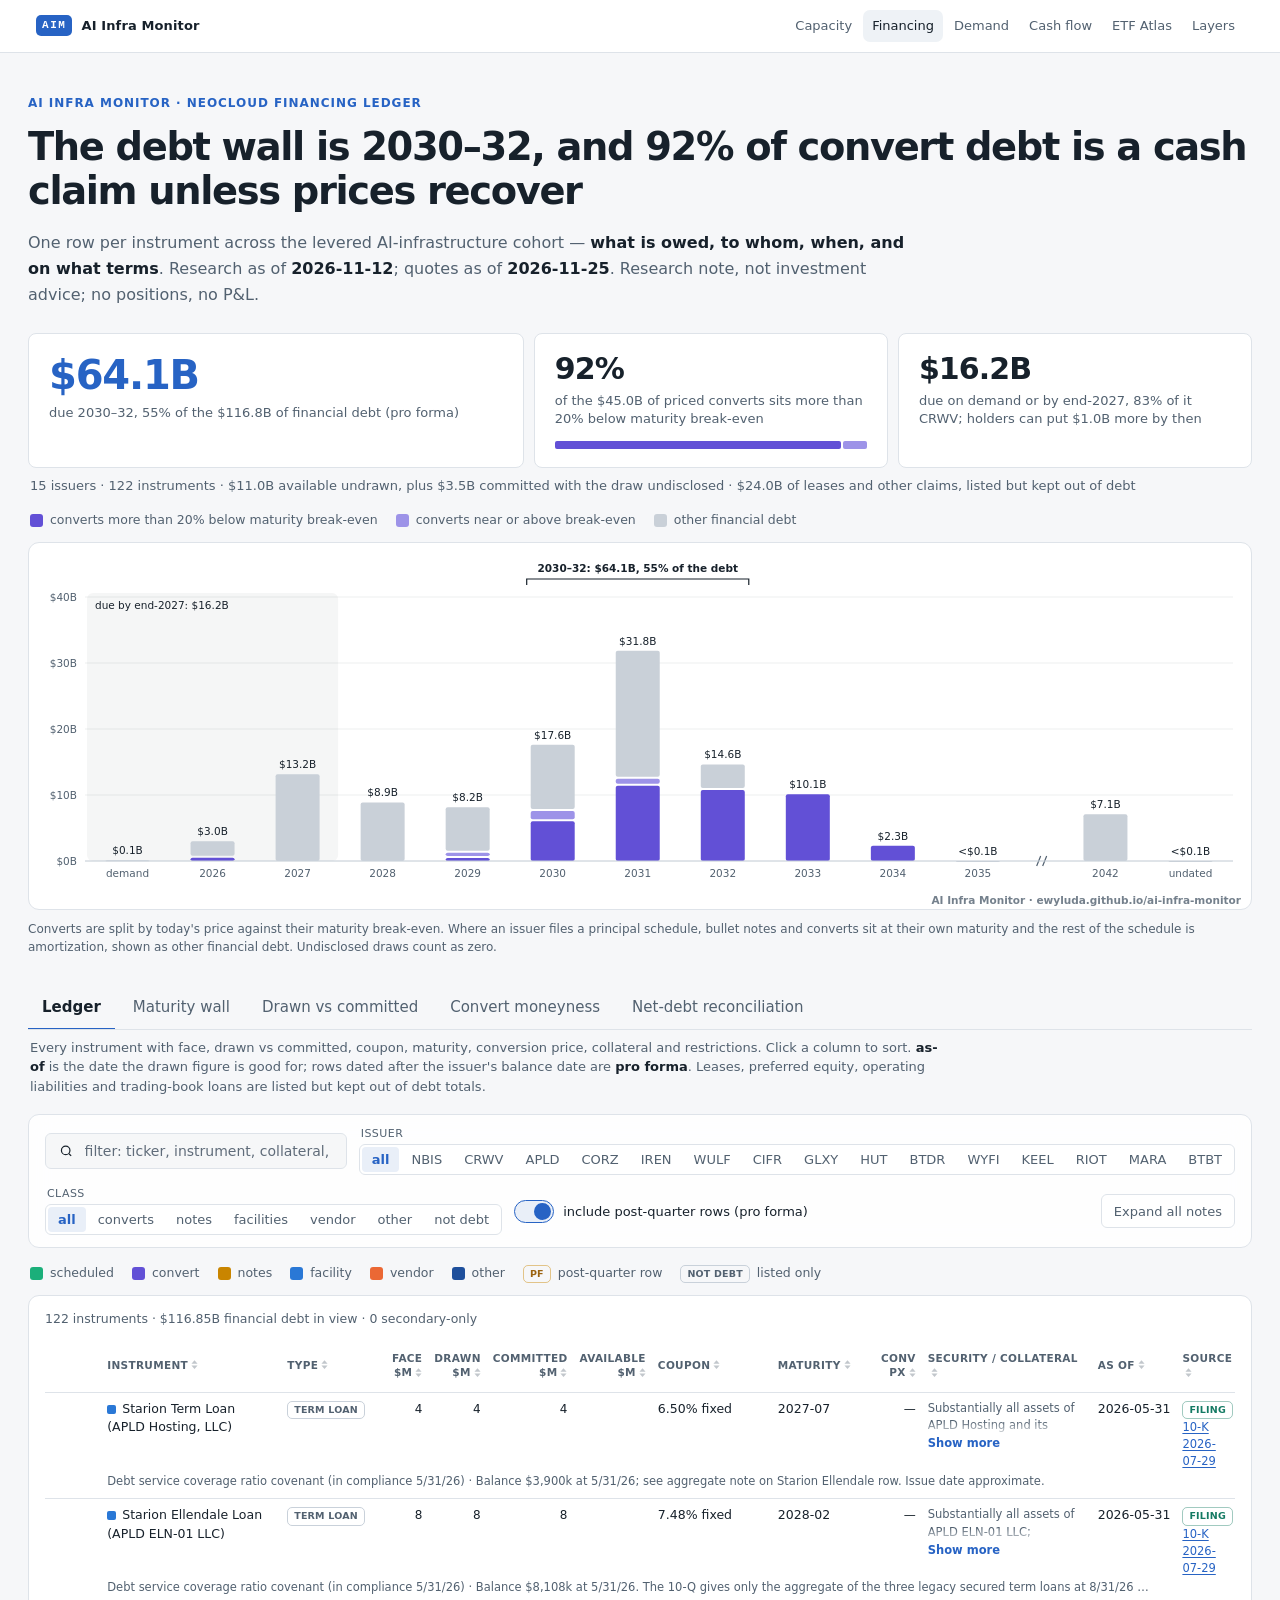
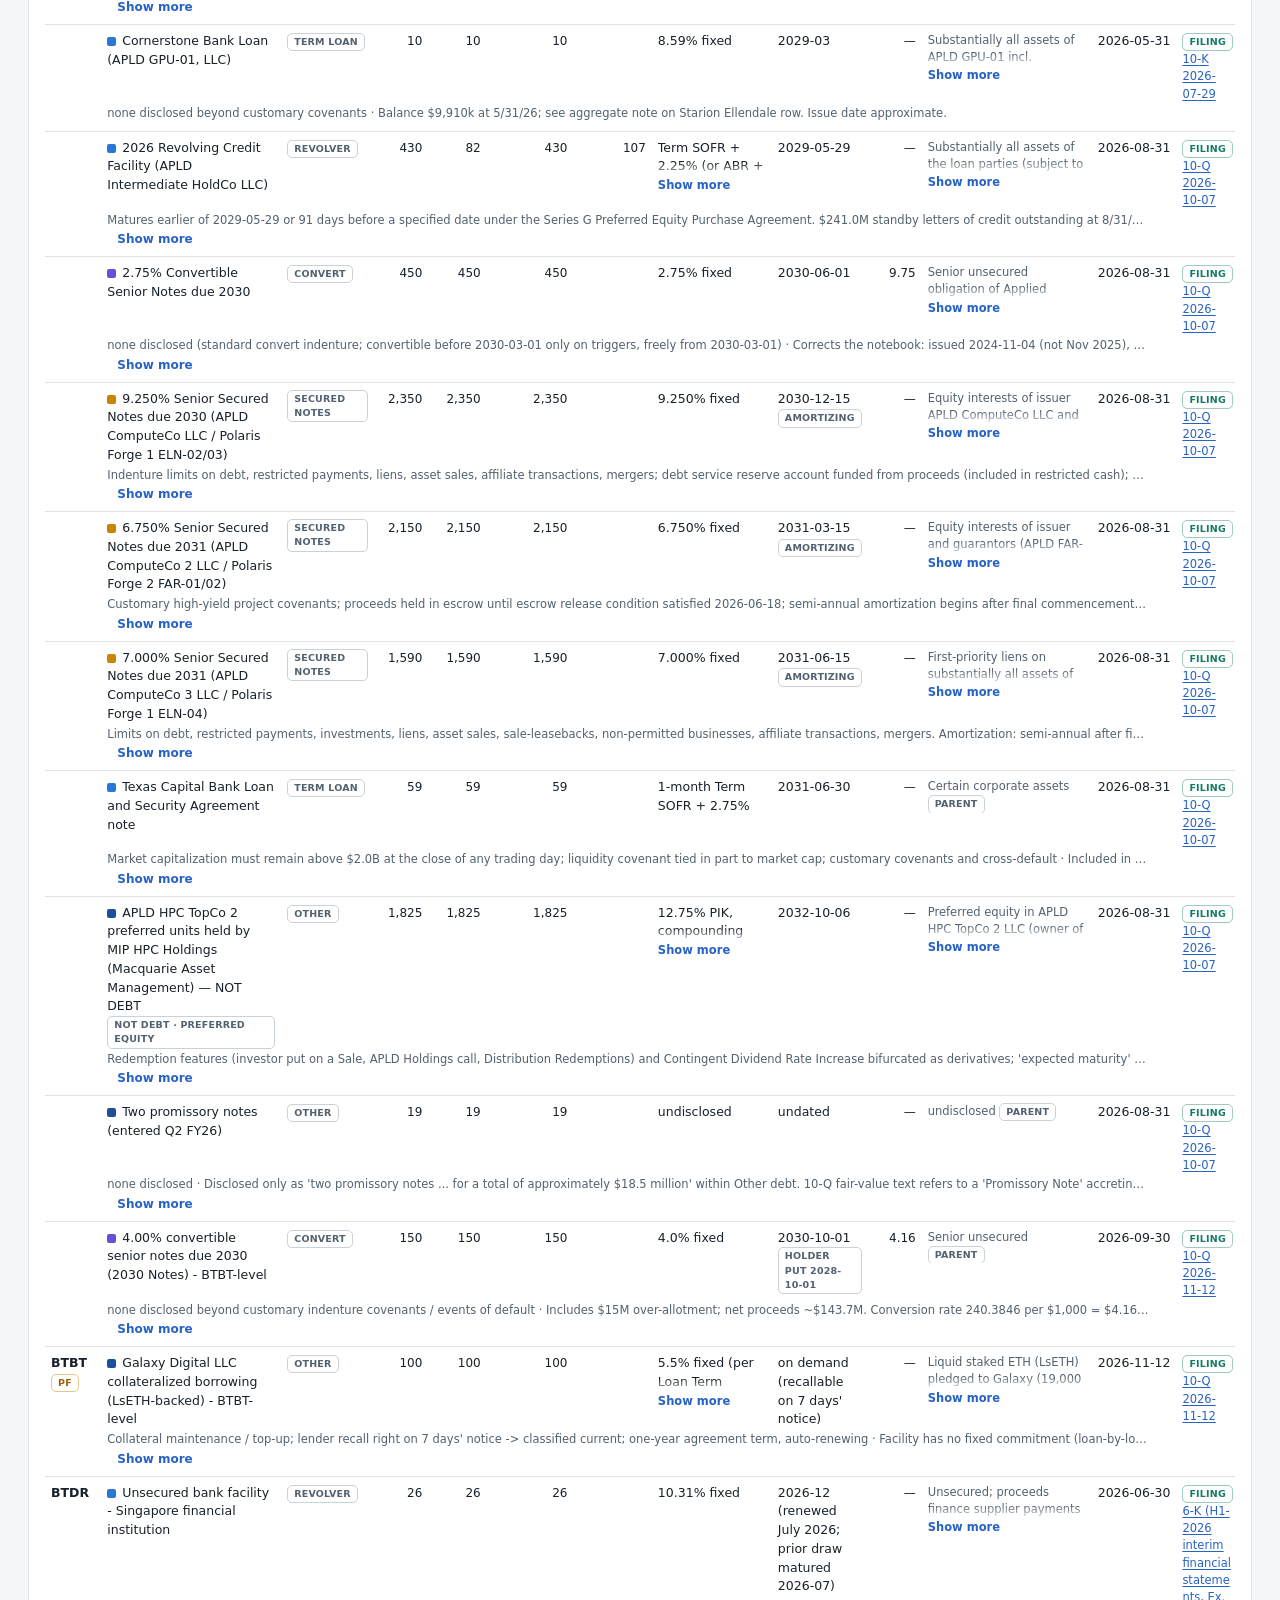
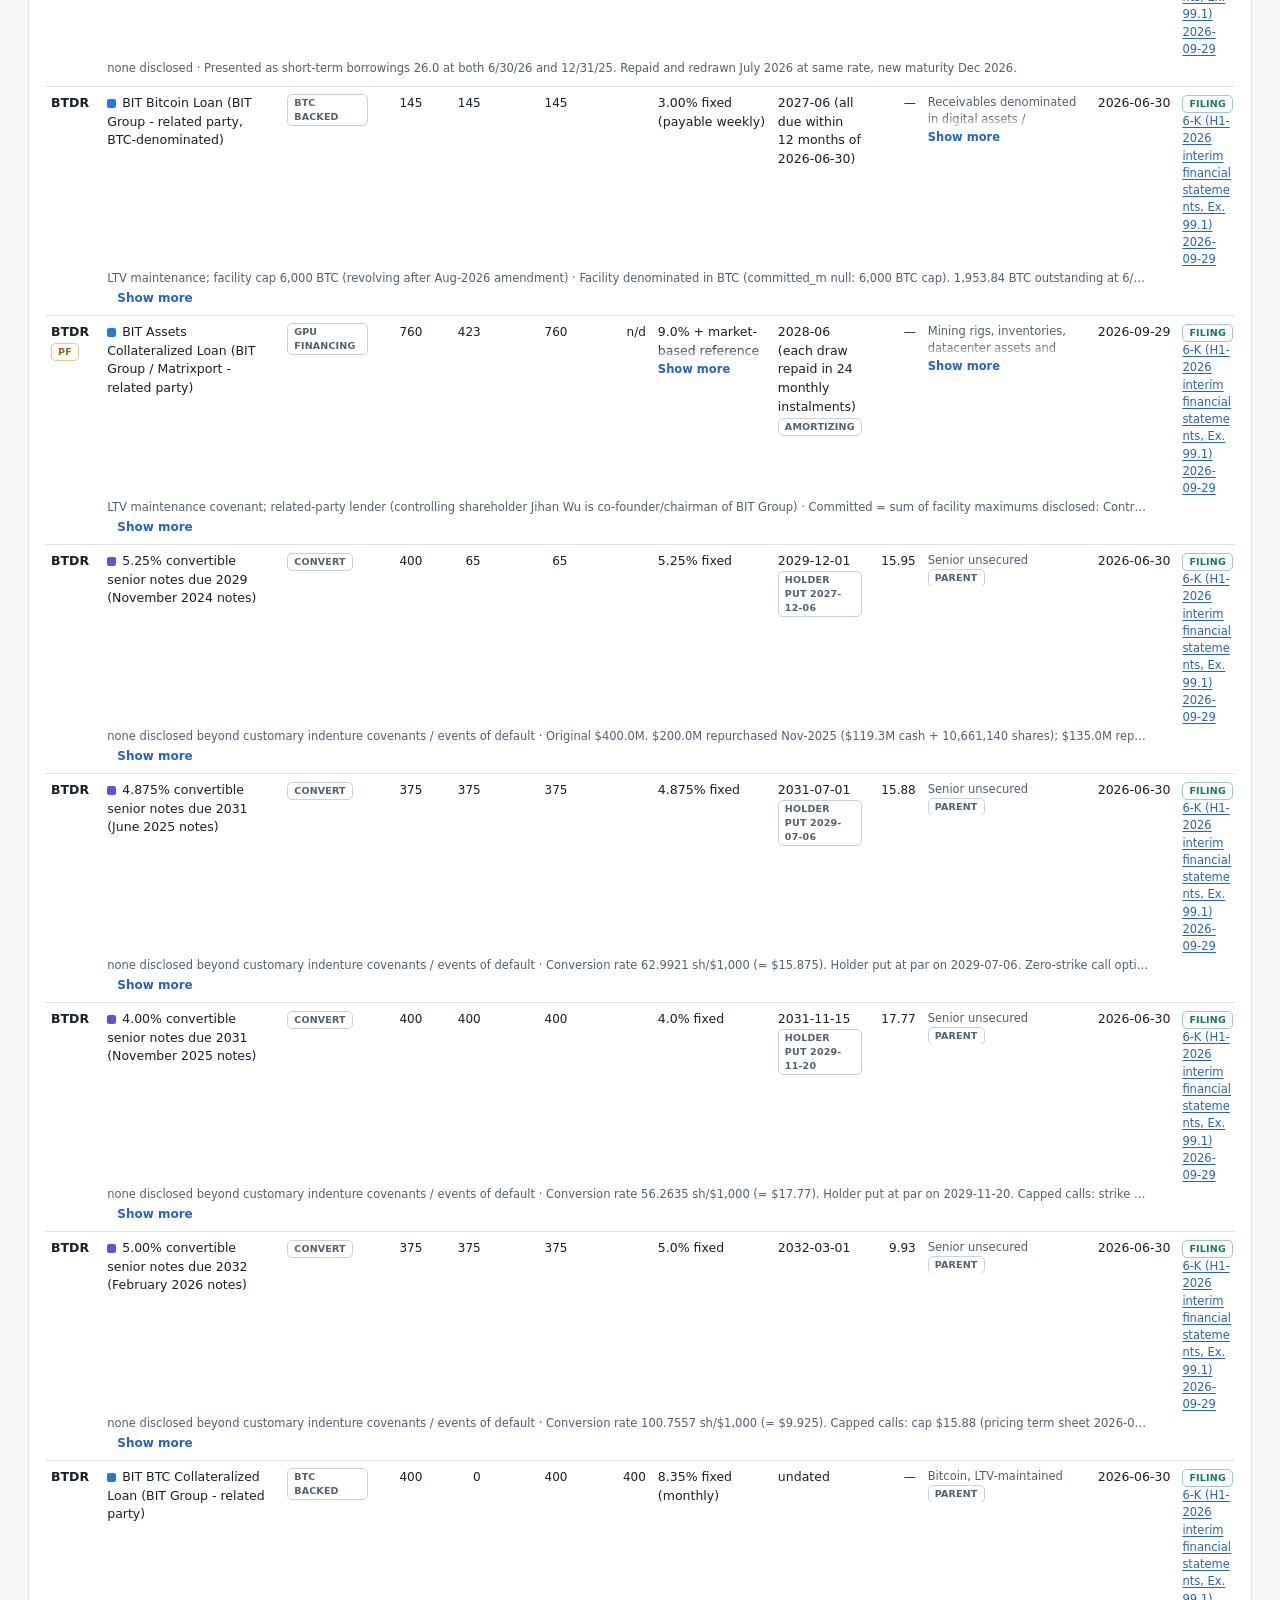
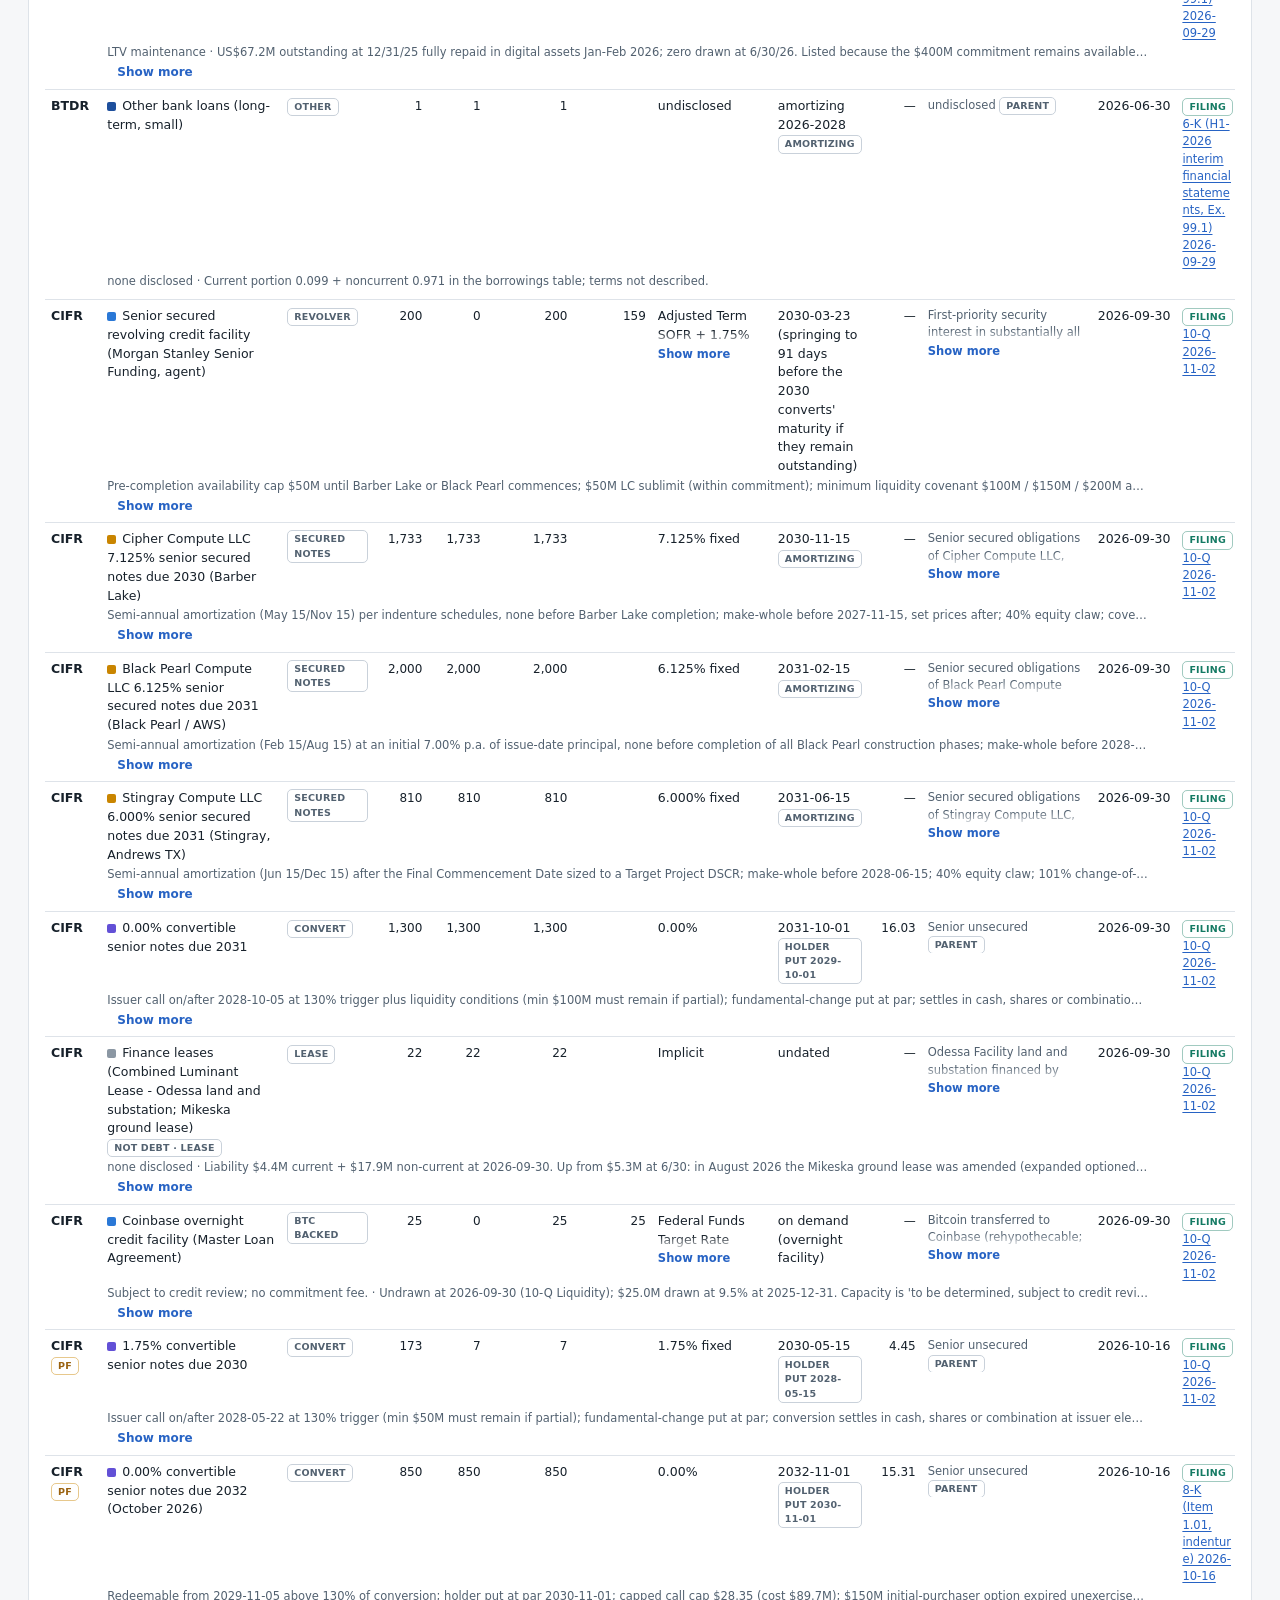
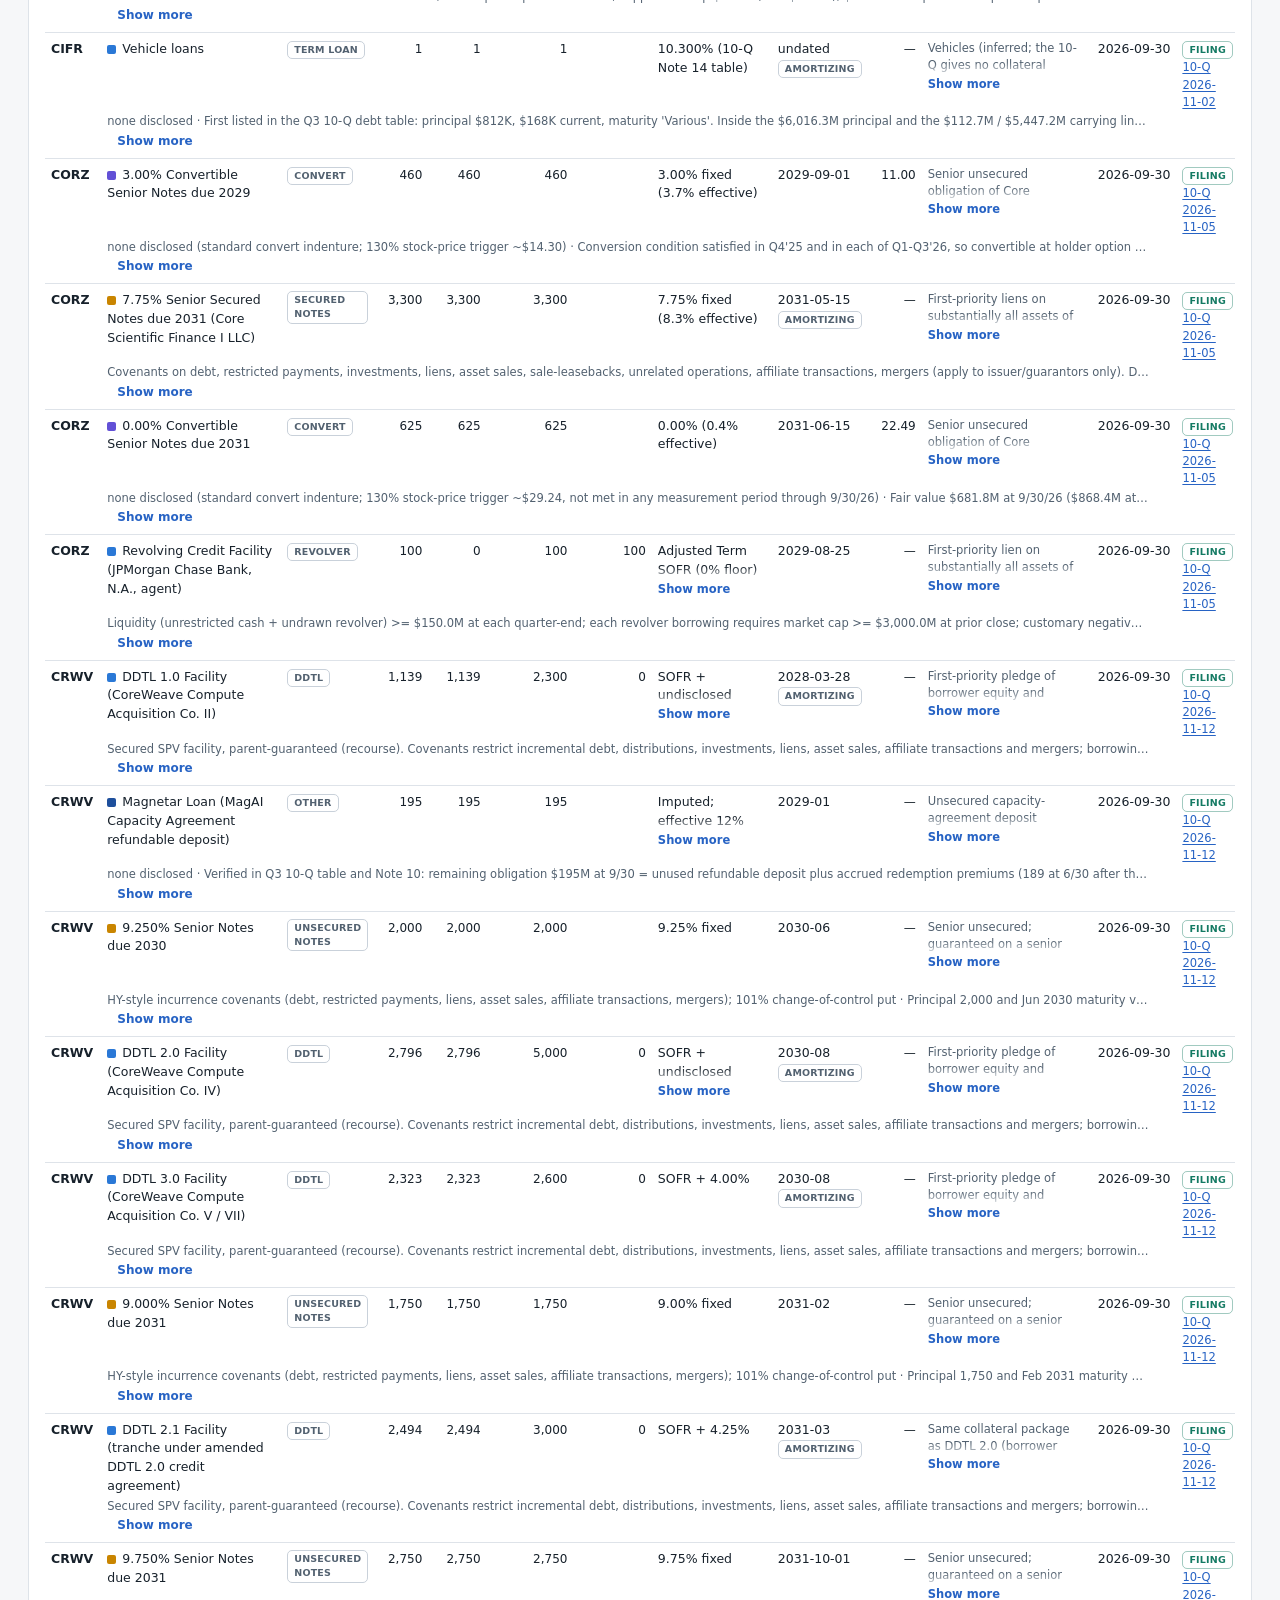
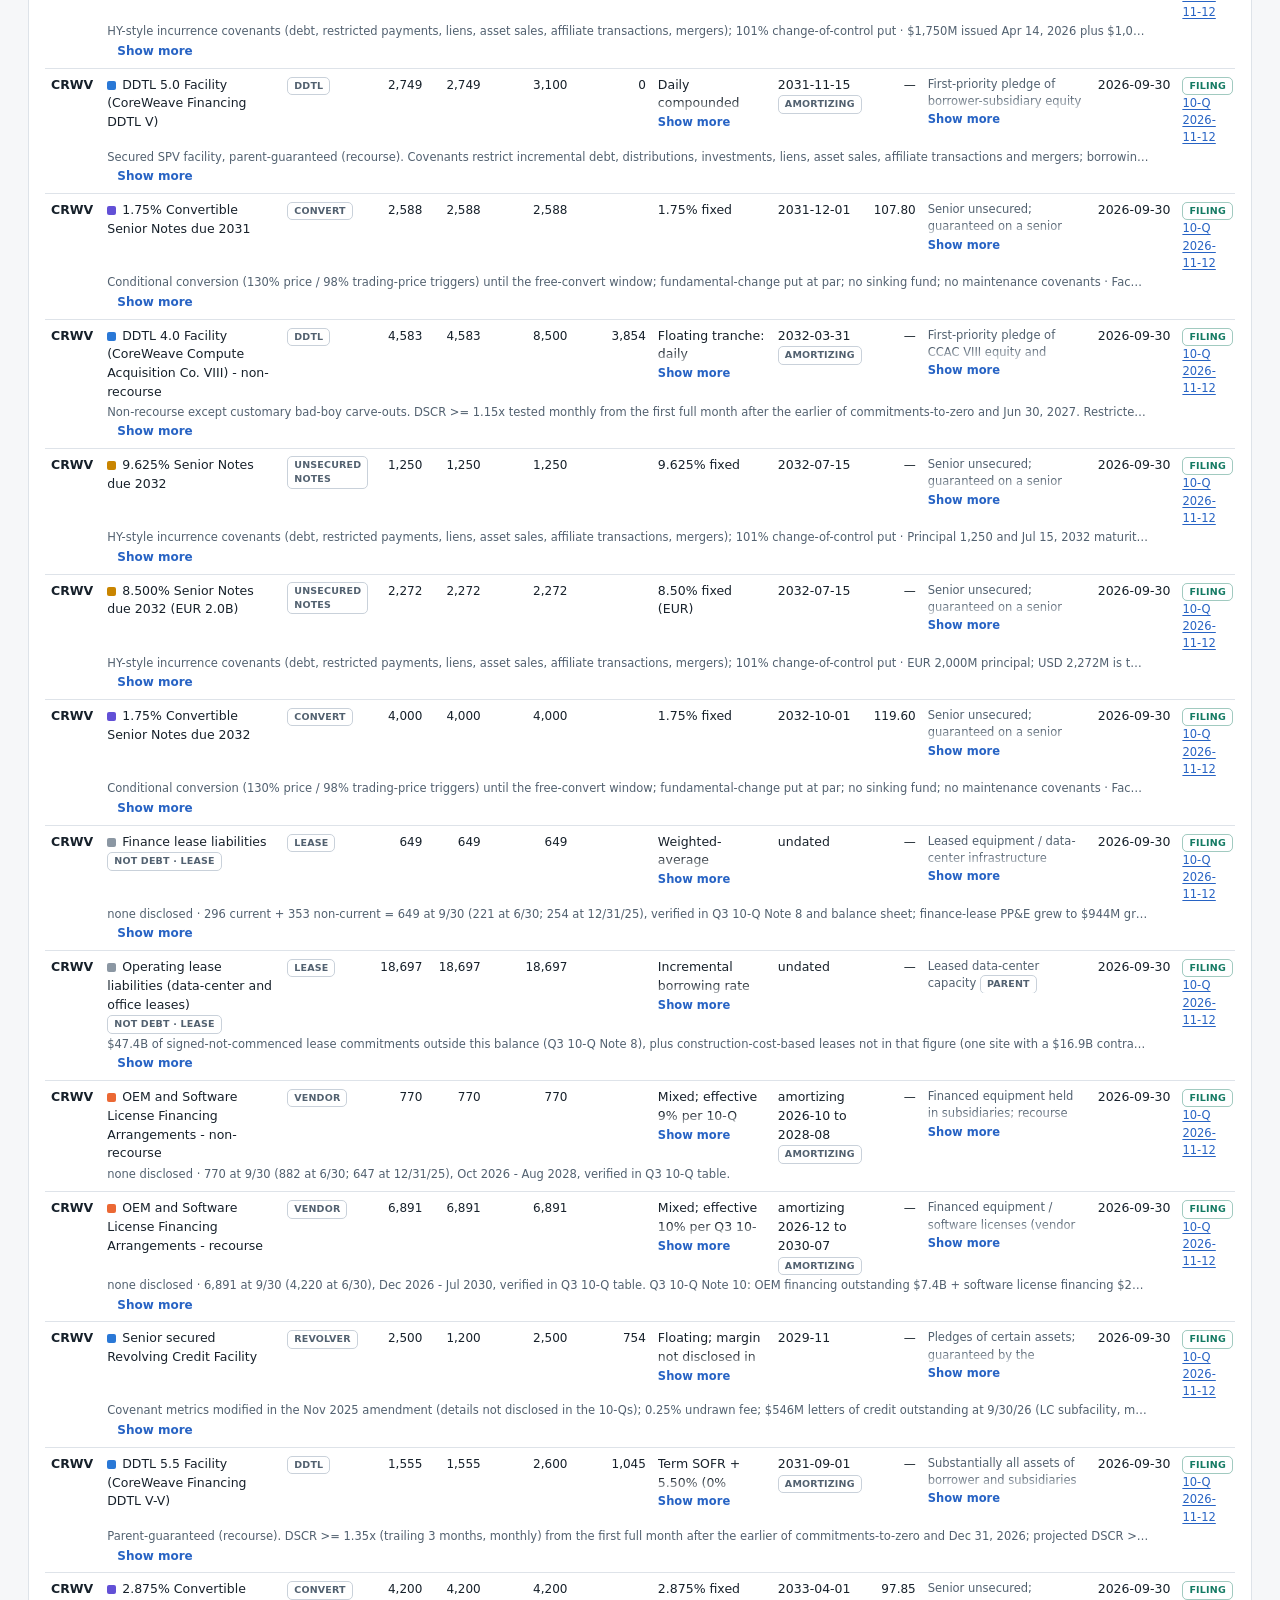
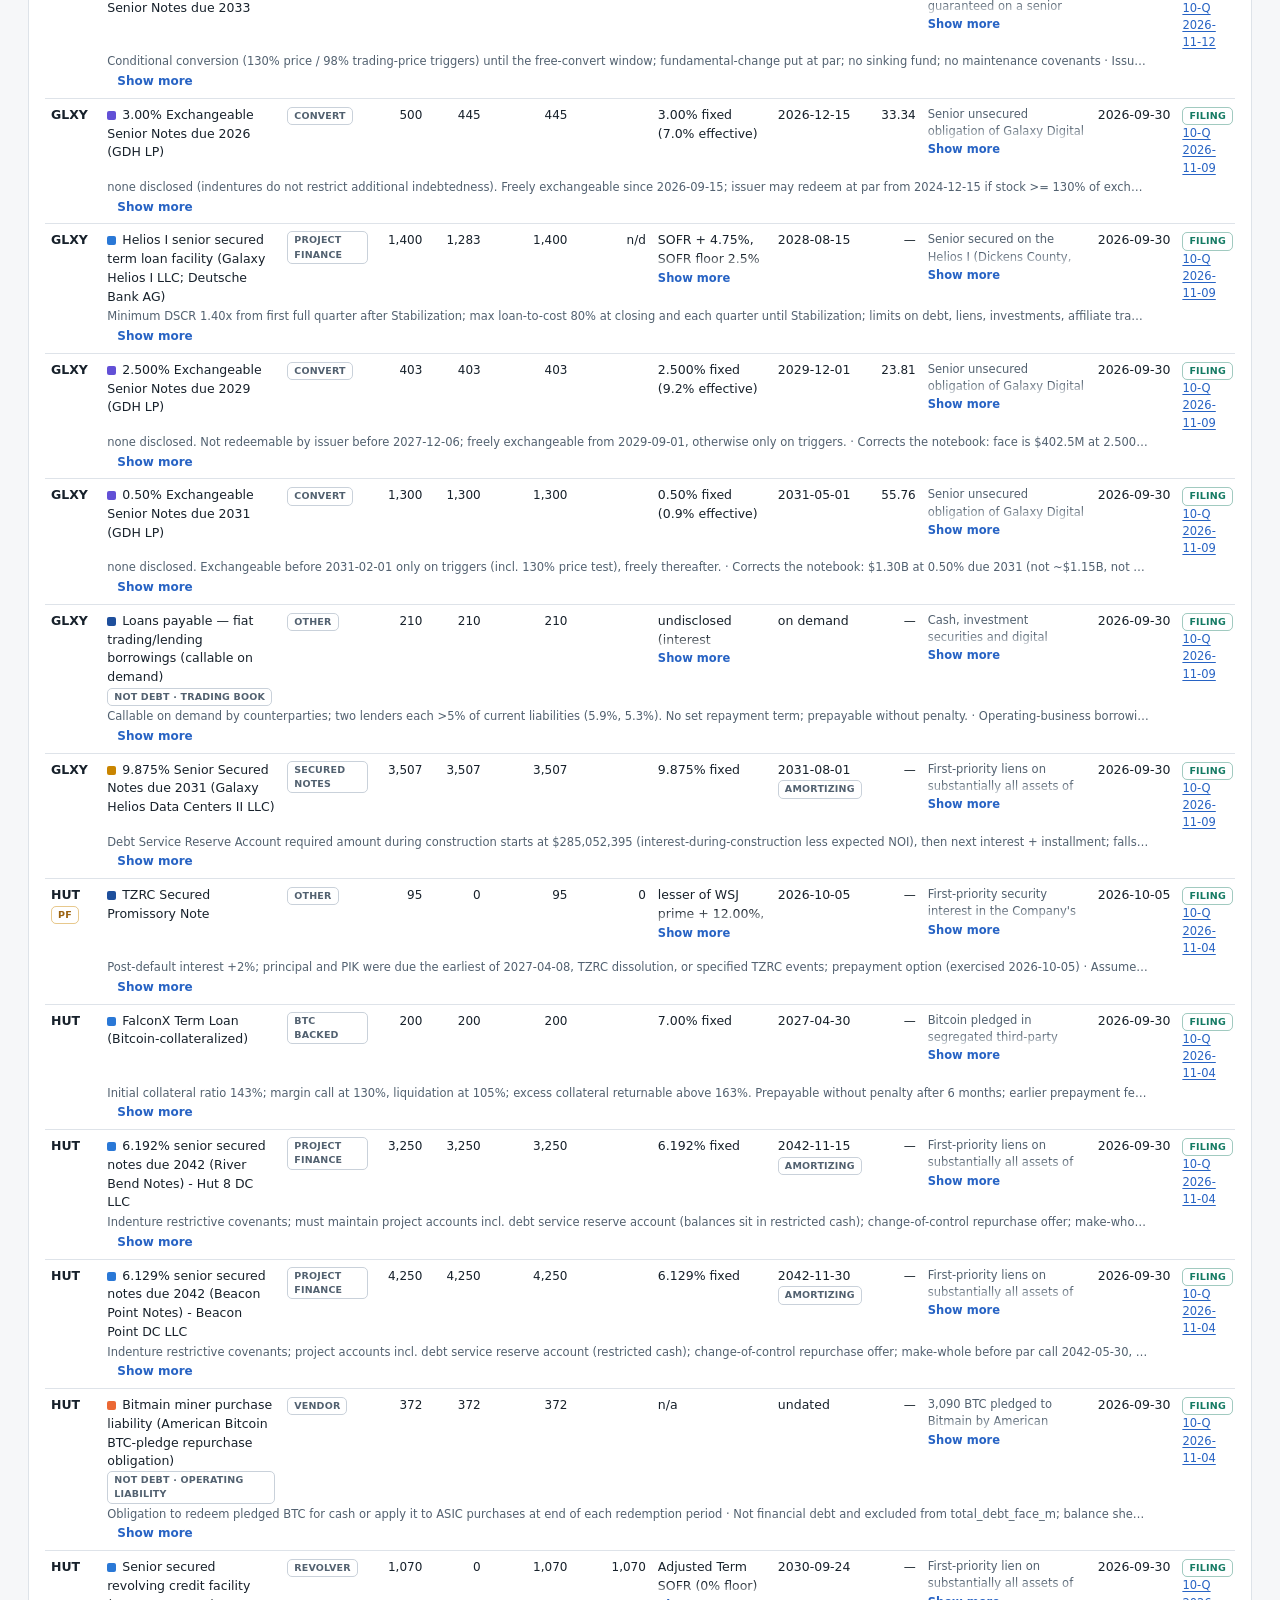
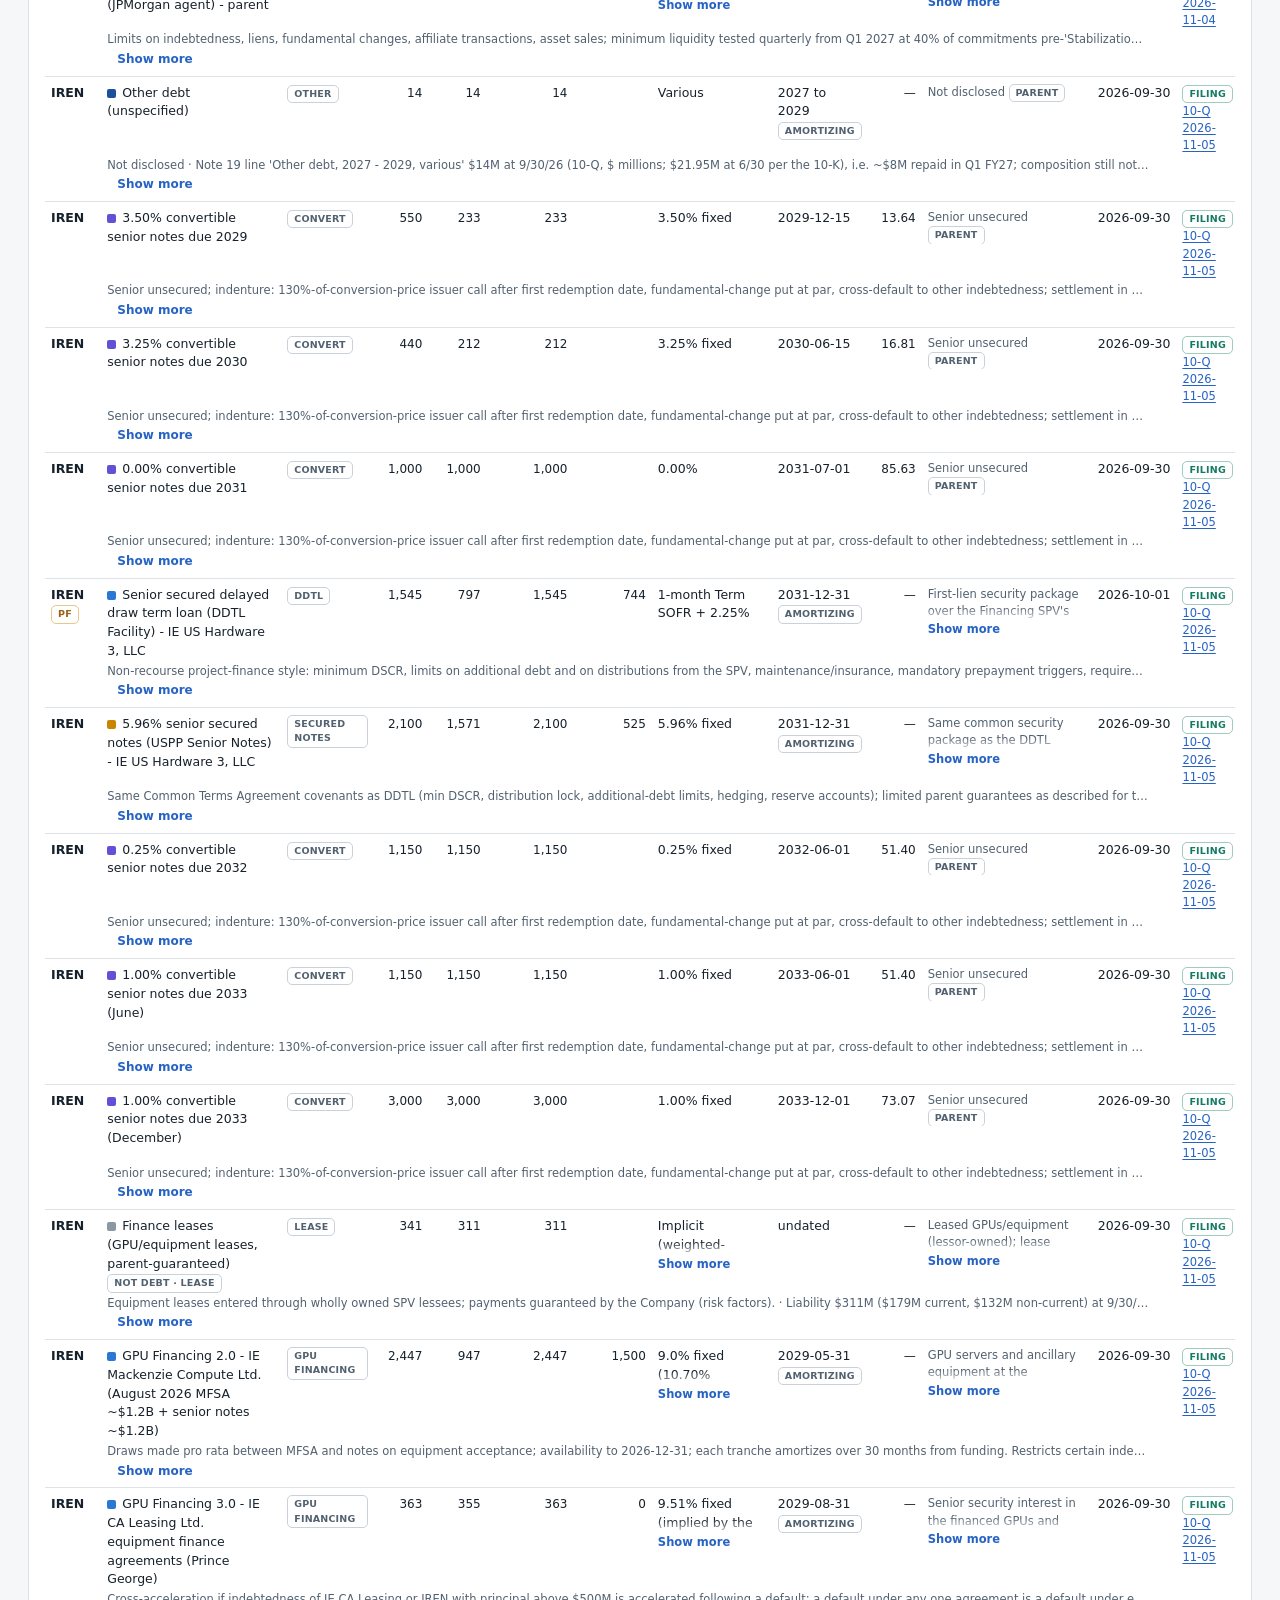
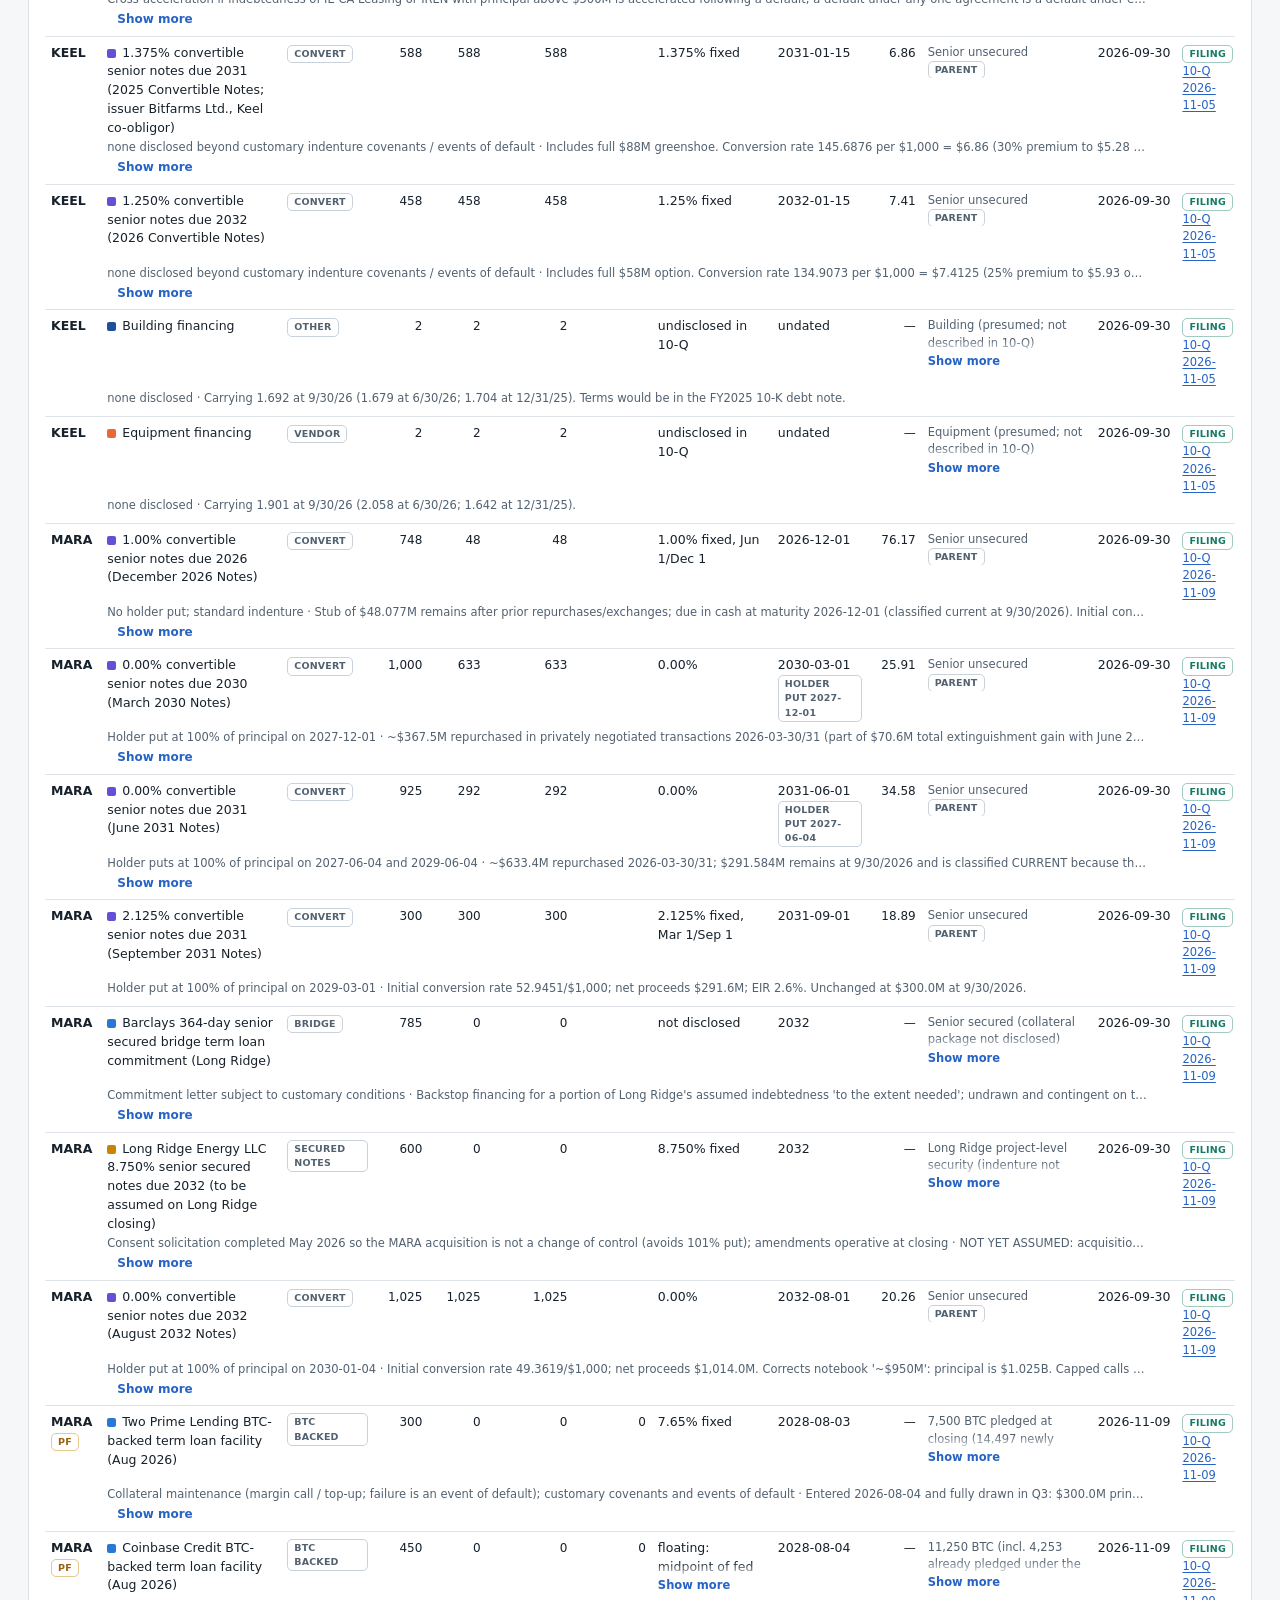
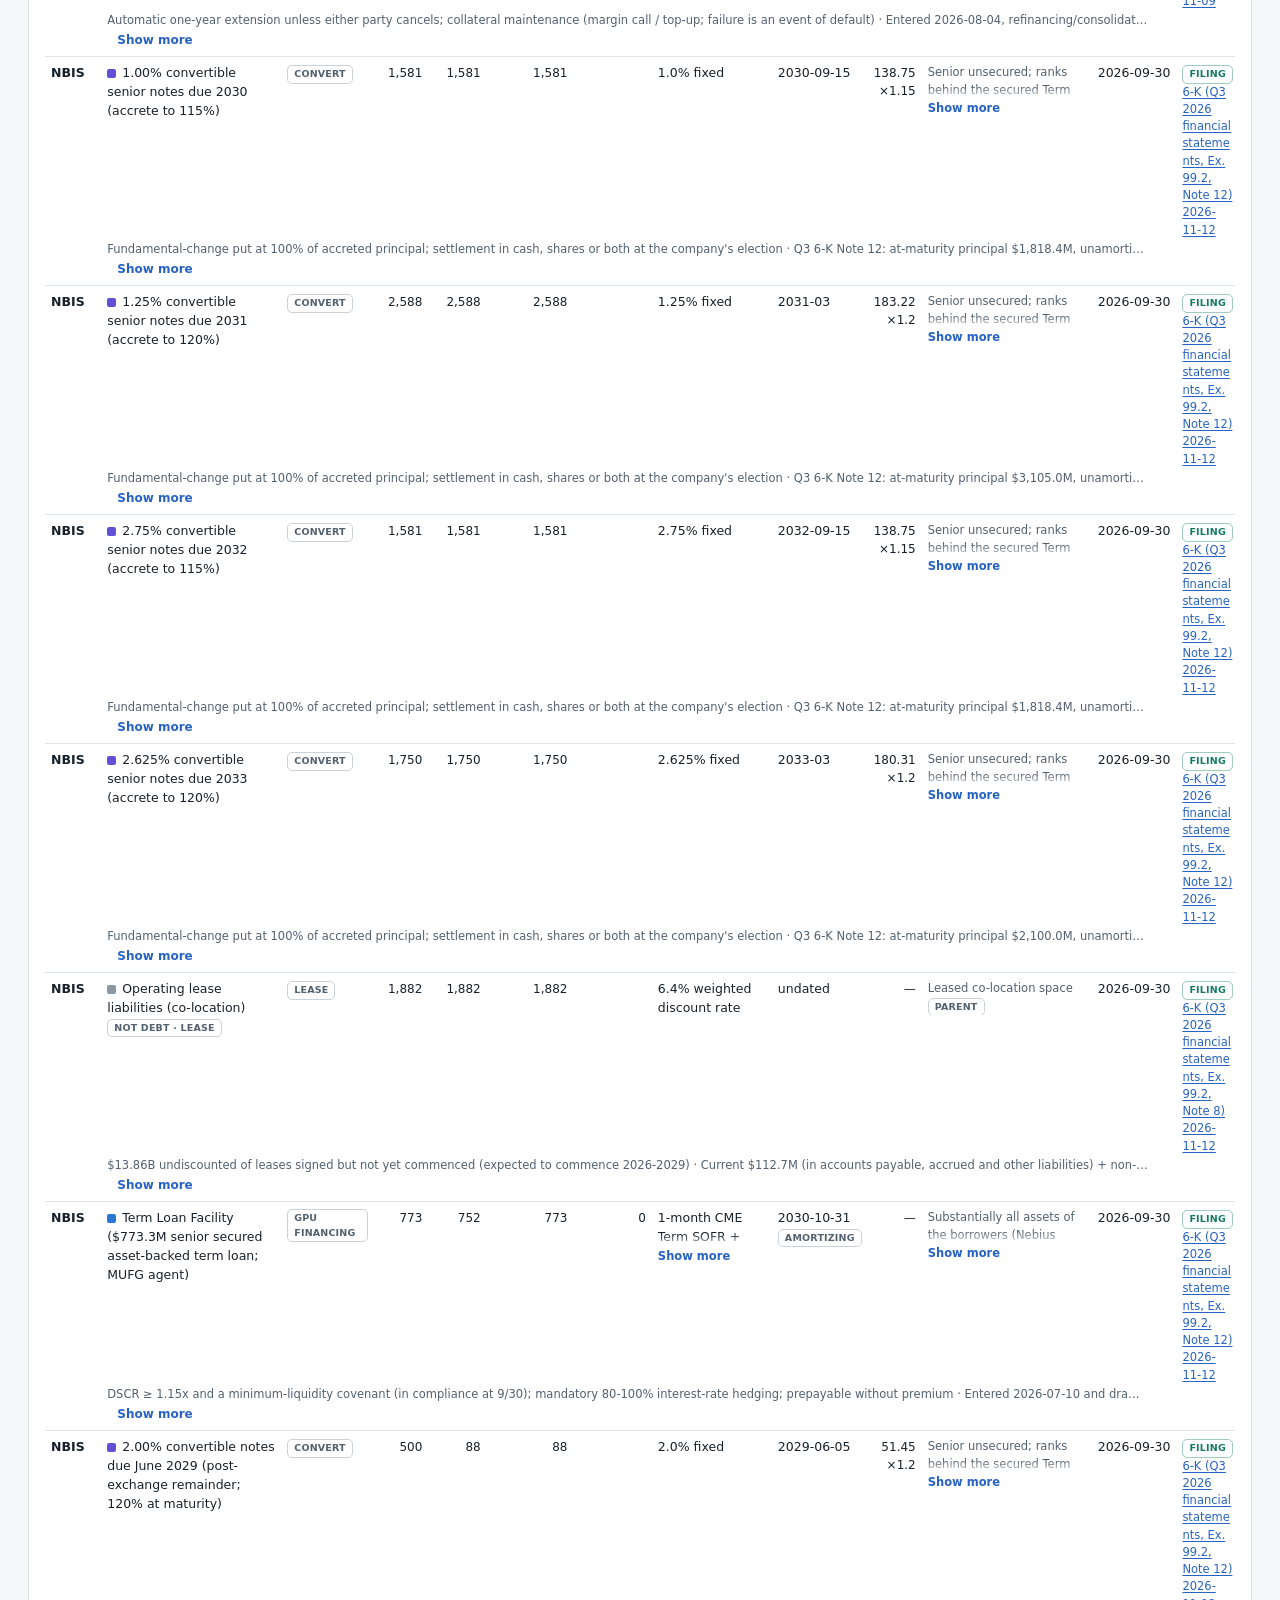
<file: site/neocloud-financing-ledger.html>
<!DOCTYPE html>
<html lang="en">
<head>
<meta charset="utf-8" />
<meta name="viewport" content="width=device-width, initial-scale=1" />
<title>Neocloud Financing Ledger · AI Infra Monitor</title>
<style>
  :root{
    --bg:#ffffff;--ink:#17212b;--muted:#8b97a3;--faint:#606c7a;
    --panel:rgba(23,33,43,.025);--panel-2:rgba(23,33,43,.04);
    --border:rgba(23,33,43,.08);--border-2:rgba(23,33,43,.14);
    --gold:#c98500;--gold-dim:rgba(201,133,0,.16);
    --c-convert:#6250d6;--c-notes:#c98500;--c-facility:#2a78d6;--c-vendor:#eb6834;--c-lease:#8b97a3;--c-other:#1e4f9c;--c-scheduled:#e34948;
    --c-conv-ok:#7b6fc4;--c-unpriced:#e879a6;--c-debt:#4b5563;
    --ok:#147a63;--warn:#9a6210;--bad:#e34948;
    --radius:14px;
    --mono:"JetBrains Mono",ui-monospace,SFMono-Regular,Menlo,monospace;
    --sans:"Inter",system-ui,-apple-system,Segoe UI,Roboto,sans-serif;
    --display:"Space Grotesk","Inter",system-ui,sans-serif;
  }
  *{box-sizing:border-box}html,body{margin:0}
  body{background:radial-gradient(1200px 600px at 85% -10%,rgba(98,80,214,.10),transparent 60%),radial-gradient(1000px 700px at -10% 110%,rgba(194,65,12,.08),transparent 55%),var(--bg);
    color:var(--ink);font-family:var(--sans);line-height:1.5;-webkit-font-smoothing:antialiased;min-height:100vh}
  a{color:inherit}
  .wrap{max-width:1280px;margin:0 auto;padding:42px 28px 80px}
  .eyebrow{font-family:var(--mono);font-size:11px;letter-spacing:.22em;text-transform:uppercase;color:var(--faint);margin-bottom:14px}
  h1{font-family:var(--display);font-weight:700;letter-spacing:-.02em;font-size:clamp(28px,4.4vw,46px);line-height:1.04;margin:0 0 14px}
  .lede{max-width:880px;color:var(--muted);font-size:16px}.lede b{color:var(--ink);font-weight:600}
  .kpis{display:grid;grid-template-columns:minmax(0,1.4fr) repeat(2,minmax(0,1fr));gap:10px;margin:24px 0 8px}
  .kpi{border:1px solid var(--border);background:var(--panel);border-radius:12px;padding:14px 16px}
  .kpi .n{font-family:var(--mono);font-size:28px;font-weight:700;letter-spacing:-.02em;line-height:1.1}
  .kpi.lead .n{font-size:44px}
  .kpi .l{font-size:13px;color:var(--muted);margin-top:6px;line-height:1.4}
  .meter{display:flex;gap:2px;height:8px;margin-top:12px}.meter span{border-radius:2px}
  .context{font-size:13px;color:var(--muted);margin:4px 2px 0}
  .tabs{display:flex;flex-wrap:wrap;gap:8px;margin:26px 0 6px}
  .tab{appearance:none;border:1px solid var(--border-2);background:var(--panel);color:var(--muted);font-family:var(--display);font-weight:600;font-size:13.5px;
    padding:10px 16px;border-radius:11px;cursor:pointer;transition:.15s;display:flex;align-items:center;gap:9px}
  .tab:hover{color:var(--ink)}
  .tab.on{background:linear-gradient(180deg,rgba(98,80,214,.16),rgba(98,80,214,.05));color:var(--ink);border-color:rgba(98,80,214,.5)}
  .tab .tn{font-family:var(--mono);font-size:10px;color:var(--faint)}.tab.on .tn{color:var(--c-convert)}
  .view-sub{font-size:13px;color:var(--muted);margin:4px 2px 18px;max-width:920px}.view-sub b{color:var(--ink)}
  .controls{position:sticky;top:0;z-index:30;margin:14px 0 6px;display:flex;flex-wrap:wrap;gap:12px;align-items:center;
    padding:12px 16px;border:1px solid var(--border);border-radius:14px;background:rgba(255,255,255,.86);backdrop-filter:blur(14px)}
  .search{flex:1 1 200px;display:flex;align-items:center;gap:9px;border:1px solid var(--border-2);border-radius:10px;background:rgba(23,33,43,.03);padding:8px 13px}
  .search input{border:0;outline:0;background:transparent;color:var(--ink);font-family:var(--sans);font-size:14px;width:100%}
  .search input::placeholder{color:var(--faint)}
  .ctl-group{display:flex;flex-direction:column;gap:4px;min-width:0;max-width:100%}
  .ctl-lab{font-family:var(--mono);font-size:9.5px;letter-spacing:.14em;text-transform:uppercase;color:var(--faint);padding-left:2px}
  .seg{display:flex;border:1px solid var(--border-2);border-radius:10px;overflow-x:auto;max-width:100%;flex:none}
  .seg button{appearance:none;border:0;border-right:1px solid var(--border);background:transparent;color:var(--muted);font-family:var(--sans);font-size:12.5px;padding:7px 11px;cursor:pointer;white-space:nowrap}
  .seg button:last-child{border-right:0}.seg button:hover{color:var(--ink)}.seg button.on{background:rgba(98,80,214,.14);color:var(--ink)}
  .toggle{display:flex;align-items:center;gap:9px;cursor:pointer;user-select:none;font-size:13px;color:var(--muted);white-space:nowrap}
  .switch{width:40px;height:23px;border-radius:99px;background:rgba(23,33,43,.10);border:1px solid var(--border-2);position:relative;transition:.2s;flex:none}
  .switch::after{content:"";position:absolute;top:2px;left:2px;width:17px;height:17px;border-radius:50%;background:var(--muted);transition:.2s}
  .toggle.on .switch{background:var(--gold-dim);border-color:var(--gold)}.toggle.on .switch::after{left:19px;background:var(--gold)}.toggle.on{color:var(--ink)}
  .legend{display:flex;flex-wrap:wrap;gap:13px 18px;align-items:center;margin:16px 2px 8px;font-size:12.5px;color:var(--muted)}
  .legend .it{display:flex;align-items:center;gap:7px}.sw{width:13px;height:13px;border-radius:3px;flex:none}
  .card{border:1px solid var(--border);border-radius:var(--radius);background:linear-gradient(180deg,var(--panel-2),var(--panel));padding:14px 16px;margin-top:12px}
  .card h2,.card h3{font-family:var(--display);font-size:15px;margin:0 0 8px;letter-spacing:-.01em}
  .card .sub{font-size:12.5px;color:var(--muted);margin-bottom:10px}
  table{width:100%;border-collapse:collapse;font-size:12.5px}
  th{font-family:var(--mono);font-size:9.5px;letter-spacing:.1em;text-transform:uppercase;color:var(--faint);text-align:left;padding:8px 8px;border-bottom:1px solid var(--border);cursor:pointer;white-space:nowrap;user-select:none}
  th.num,td.num{text-align:right;font-family:var(--mono);font-size:12px}
  td{padding:7px 8px;border-bottom:1px dashed var(--border);vertical-align:top}
  tr:hover td{background:rgba(23,33,43,.02)}
  .tkr{font-family:var(--mono);font-size:11.5px;font-weight:700}
  .chip{font-family:var(--mono);font-size:9px;letter-spacing:.04em;padding:1px 6px;border-radius:5px;text-transform:uppercase;white-space:nowrap;border:1px solid var(--border-2);color:var(--muted)}
  .chip.filing{color:var(--ok);border-color:rgba(20,122,99,.4)}.chip.company_release{color:#2a78d6;border-color:rgba(42,120,214,.4)}
  .chip.secondary{color:var(--bad);border-color:rgba(227,73,72,.45)}.chip.derived{color:var(--warn);border-color:rgba(154,98,16,.45)}
  .chip.pf{color:var(--gold);border-color:rgba(201,133,0,.45)}
  .cls{display:inline-block;width:9px;height:9px;border-radius:2px;margin-right:6px;vertical-align:-1px}
  .cls.convert{background:var(--c-convert)}.cls.notes{background:var(--c-notes)}.cls.facility{background:var(--c-facility)}.cls.vendor{background:var(--c-vendor)}.cls.lease{background:var(--c-lease)}.cls.other{background:var(--c-other)}.cls.scheduled{background:var(--c-scheduled)}
  .st{font-family:var(--mono);font-size:10.5px;font-weight:700}.st.ITM{color:var(--ok)}.st.near{color:var(--warn)}.st.OTM{color:var(--bad)}
  .st.match{color:var(--ok)}.st.disagree{color:var(--bad)}.st.no-tracker{color:var(--muted)}.st.consolidated{color:var(--muted)}
  .det{font-size:11.5px;color:var(--muted);max-width:520px}
  /* ledger table: headers and tags wrap and long tokens (URLs) in notes break, so all 13 columns fit the card;
     each instrument is a tbody whose notes run on a full-width row under its columns */
  .ledger th{white-space:normal}.ledger th,.ledger td{padding-left:6px;padding-right:6px}
  /* While the ledger fits its card (.fits, set by pinHeads) the wrapper stops scrolling sideways, so the column heads can pin under the controls. */
  @media (min-width:640px){.ledger-wrap.fits{overflow-x:visible!important}
    .ledger-wrap.fits thead th{position:sticky;top:var(--ctl-h,0px);z-index:2;background:var(--bg);box-shadow:inset 0 -1px 0 var(--border)}}
  .ledger .det{overflow-wrap:anywhere}.ledger .chip{display:inline-block;white-space:normal}
  .ledger .instr{min-width:180px}.ledger .coupon{min-width:120px}.ledger .collat{min-width:170px}.ledger .asof{white-space:nowrap}
  .ledger tr.has-notes td{border-bottom:0;padding-bottom:2px}.ledger tr.notes td{padding-top:0}.ledger tr.notes .det{max-width:none}
  .ledger tbody:hover td{background:rgba(23,33,43,.02)}
  .det a{color:#2a78d6;text-decoration:none}.det a:hover{text-decoration:underline}
  .chartcard{border:1px solid var(--border);border-radius:14px;background:linear-gradient(180deg,var(--panel-2),var(--panel));padding:8px;margin-top:12px}
  svg text{font-family:var(--mono);font-size:10.5px;fill:var(--muted)}
  .hbar{display:grid;grid-template-columns:64px 1fr 290px;gap:12px;align-items:center;padding:6px 10px;border-bottom:1px dashed var(--border)}
  .hbar:last-child{border-bottom:0}
  .hbar .bar{height:20px;border-radius:5px;background:rgba(23,33,43,.03);border:1px solid var(--border);overflow:hidden;display:flex}
  .hbar .bar .d{background:var(--c-facility)}.hbar .bar .u{background:rgba(42,120,214,.22);border-left:1px dashed var(--c-facility)}.hbar .bar .n{background:repeating-linear-gradient(45deg,rgba(154,98,16,.35) 0 4px,transparent 4px 8px);border-left:1px dashed var(--warn)}
  .hbar .lab{font-family:var(--mono);font-size:11px;color:var(--muted);text-align:right;line-height:1.35}
  .note{font-size:12px;color:var(--muted);margin-top:10px;line-height:1.5}
  footer{margin-top:40px;padding-top:18px;border-top:1px solid var(--border);font-size:12.5px;color:var(--muted);line-height:1.6}
  footer code{font-family:var(--mono);font-size:11.5px;color:var(--ink);background:rgba(23,33,43,.05);padding:1px 5px;border-radius:4px}
  .hidden{display:none}
  .th-sort{all:unset;cursor:pointer}.th-sort:focus-visible{outline:2px solid var(--c-convert);outline-offset:2px}
  .wall-hit{cursor:pointer}.wall-hit:hover,.wall-hit:focus-visible{fill:rgba(23,33,43,.05);outline:none;stroke:var(--c-convert);stroke-width:1.5}#heroWall rect[data-k]{cursor:pointer}
  .yearchip{appearance:none;font:inherit;font-size:12.5px;color:var(--ink);background:var(--gold-dim);border:1px solid var(--gold);border-radius:99px;padding:5px 11px;cursor:pointer}.yearchip[hidden]{display:none}
  @media (max-width:760px){.wrap{padding:28px 16px 60px}.hbar{grid-template-columns:48px 1fr 150px}.kpis{grid-template-columns:1fr}.kpi.lead .n{font-size:36px}}
</style>
<!-- © 2026 Eric Wyluda. All rights reserved. Terms: https://ewyluda.github.io/ai-infra-monitor/terms.html · AIM canary 242a3ced-c0e2-472b-8a07-06ca97b03cf8 --><meta name="tdm-reservation" content="1" /><meta name="tdm-policy" content="https://ewyluda.github.io/ai-infra-monitor/terms.html" /><meta name="robots" content="noai, noimageai" /><meta name="description" content="Every debt instrument behind the buildout: maturity wall, drawn versus committed facilities, converts and vendor financing, reconciled issuer by issuer to the filings." /><link rel="canonical" href="https://ewyluda.github.io/ai-infra-monitor/neocloud-financing-ledger.html" /><link rel="icon" href="assets/favicon.svg" type="image/svg+xml" /><link rel="apple-touch-icon" href="assets/apple-touch-icon.png" /><meta name="theme-color" content="#F6F7F9" /><meta property="og:type" content="website" /><meta property="og:site_name" content="AI Infra Monitor" /><meta property="og:title" content="Neocloud Financing Ledger · AI Infra Monitor" /><meta property="og:description" content="Every debt instrument behind the buildout: maturity wall, drawn versus committed facilities, converts and vendor financing, reconciled issuer by issuer to the filings." /><meta property="og:url" content="https://ewyluda.github.io/ai-infra-monitor/neocloud-financing-ledger.html" /><meta property="og:image" content="https://ewyluda.github.io/ai-infra-monitor/assets/og-image.png" /><meta property="og:image:width" content="1200" /><meta property="og:image:height" content="630" /><meta property="og:image:alt" content="AI Infra Monitor: who is building the AI buildout, and how it is funded." /><meta name="twitter:card" content="summary_large_image" /><link rel="stylesheet" href="assets/brand.css" /><style id="aim-theme">/* Shared light restyle for the dark dashboard system: surfaces, ink and type from the
   AI Infra Monitor brand (MacroGauge tokens). Injected after the page's own styles. */
:root{color-scheme:light;
  --bg:#F6F7F9;--ink:#17212B;--muted:#526170;--faint:#606C7A;
  --panel:#FFFFFF;--panel-2:#F9FAFB;--border:#DEE3E9;--border-2:#C9D1DA;
  --gold:#9A6210;--gold-dim:rgba(154,98,16,.10);
  --mono:var(--aim-sans);--sans:var(--aim-sans);--display:var(--aim-sans)}
/* The hub's shared style (the capacity page's MacroGauge parts) for both pages on this theme: sans
   labels and numerals (--mono is the sans), one eyebrow and type scale, KPI tile, segmented control,
   table head, hover card and card radius. */
.eyebrow{font:650 12px/1.4 var(--aim-sans);letter-spacing:.08em;text-transform:uppercase;color:var(--aim-sky)}
h1{font-size:clamp(30px,3vw,42px);line-height:1.15;letter-spacing:-.035em;font-weight:650}
.stat .n{font-weight:600;letter-spacing:-.03em;font-variant-numeric:tabular-nums}
th{font:600 11px/1.4 var(--aim-sans);letter-spacing:.08em;color:var(--muted)}
.num,td{font-variant-numeric:tabular-nums}
body{background:var(--bg);color:var(--ink)}
/* Links inside prose need a non-color cue (axe link-in-text-block). */
footer a{color:#2763C4;text-decoration:underline;text-underline-offset:2px}

/* Financing ledger: text-safe status red. "scheduled" moves from red to aqua: it stacks with
   vendor orange, and that red/orange pair fails the normal-vision floor on white. Stack order
   scheduled, convert, notes, facility, vendor, other passes the dataviz validator.
   Hero wall: convert violet (more than 20% below break-even) over a lighter violet step (near or above;
   the pair passes the ordinal checks), unpriced magenta, and a de-emphasis gray for other debt. Every
   adjacent pair in that stack passes CVD and normal-vision separation on white. */
:root{--bad:#BB4545;--c-scheduled:#1baf7a;--c-conv-ok:#9d93e8;--c-unpriced:#e87ba4;--c-debt:#c9d0d8}
.chip.company_release{color:#2763C4}
/* Shared style, page parts */
.lede{line-height:1.65}
.kpi{border-radius:8px;padding:18px 20px}
.kpi .n{font-size:30px;font-weight:600;letter-spacing:-.03em;line-height:1.15}
.kpi.lead .n{font-size:40px;color:var(--aim-sky)}
.kpi .l{font-size:13px}
.tabs{gap:4px;border-bottom:1px solid var(--border);margin:30px 0 8px;overflow-x:auto;flex-wrap:nowrap;scrollbar-width:none}
.tab{border:0;border-bottom:2px solid transparent;border-radius:0;background:none;margin-bottom:-1px;padding:12px 14px;font:500 15px var(--aim-sans);color:var(--muted);white-space:nowrap;
  transition:color .15s var(--aim-ease),border-color .15s var(--aim-ease)}
.tab:hover{color:var(--ink)}
.tab.on{background:none;border-color:transparent;border-bottom-color:var(--aim-sky);color:var(--ink);font-weight:600}
.tab .tn{display:none}
.tab:focus-visible,.seg button:focus-visible,.toggle:focus-visible,.yearchip:focus-visible{outline:2px solid var(--aim-sky);outline-offset:2px}
.controls{border-radius:11px}
.search{border-radius:6px;border-color:var(--border)}
.ctl-lab{font:500 11px var(--aim-sans);letter-spacing:.04em;color:var(--muted)}
.seg{border-color:var(--border);border-radius:6px;background:var(--panel);padding:2px;gap:2px}
.seg button{border-right:0;border-radius:4px;font:500 13px var(--aim-sans);padding:5px 10px;transition:background-color .15s var(--aim-ease),color .15s var(--aim-ease)}
.seg button.on{background:var(--aim-sky-wash);color:var(--aim-sky);font-weight:600}
.toggle.on .switch{background:var(--aim-sky-wash);border-color:var(--aim-sky)}
.toggle.on .switch::after{background:var(--aim-sky)}
.yearchip{background:var(--aim-sky-wash);border-color:#B5C9EA;color:var(--aim-sky);font-weight:600}
.card,.chartcard{border-radius:11px;background:var(--panel)}
.chip{font:600 9.5px/1.5 var(--aim-sans);letter-spacing:.02em}
.tkr{font-size:12.5px;font-weight:650}
.st{font-weight:650}
svg text{font-variant-numeric:tabular-nums}
.hbar .lab{font-size:11.5px}
td{border-bottom-style:solid}
.ledger tbody{transition:background-color .12s var(--aim-ease)}
.ledger tbody:hover td,#view table:not(.ledger) tbody tr:hover td{background:#F4F7FB}
.ledger .aim-sort-ind{font-size:0}
.ledger th{cursor:default}
.wall-hit:hover,.wall-hit:focus-visible{fill:rgba(39,99,196,.06);stroke:var(--aim-sky)}
.aim-all{margin-left:auto}
/* the ledger's heads wrap so all 13 columns fit; the note teaser keeps Show more on its line */
.ledger .aim-sort{display:inline;white-space:normal}
.ledger .aim-sort-ind{display:inline-block;width:7px;margin-left:3px;vertical-align:-1px;background-size:7px 9px}
.ledger th{font-size:10.5px;letter-spacing:.03em}
.ledger tr.notes .det.aim-clamp:not(.aim-open){display:inline-block;width:min(calc(100% - 84px),calc(100vw - 210px));vertical-align:top} /* the toggle stays on screen when the table scrolls on a phone */
.ledger tr.notes .det + .aim-more{margin:0 0 0 10px;vertical-align:top;line-height:1.5}
.ledger td.coupon .aim-more,.ledger td.collat .aim-more{font-size:11.5px;margin-top:1px}
.ledger th:first-child{white-space:nowrap}
.det a{color:#2763C4;text-decoration:underline;text-underline-offset:2px} /* 4.41:1 was below AA and links in text need a non-color cue; the old gradient card hid both from axe */
/* Phones: 13 columns don't fit, so each instrument becomes a card and its heads a row of sort buttons. The cells
   flow in column order after issuer, type and instrument; amounts, maturity, conversion price and as-of carry their
   column head inline (the kit's data-aim-label); coupon, collateral and source read without one. Empty cells drop out. */
@media (max-width:639px){
  .ledger,.ledger thead,.ledger tbody,.ledger tr,.ledger th,.ledger td{display:block}
  .ledger thead tr{display:flex;flex-wrap:wrap;gap:0 14px;padding-bottom:4px;border-bottom:1px solid var(--border)}
  .ledger thead tr::before{content:"Sort by";flex-basis:100%;font:600 11px/1.6 var(--aim-sans);color:var(--muted)}
  .ledger th{position:static;padding:0;border:0;background:none;font-size:11px}
  .ledger th .aim-sort{display:inline-flex;flex-direction:row;align-items:center;gap:3px;padding:7px 0;white-space:nowrap}
  .ledger th .aim-sort-ind{margin-left:0}
  .ledger tbody{padding:12px 0;border-bottom:1px solid var(--border)}
  .ledger tbody:hover td{background:none}
  .ledger tr:not(.notes){display:flex;flex-wrap:wrap;align-items:baseline;gap:6px 14px}
  .ledger td,.ledger tr.has-notes td{position:static;min-width:0;padding:0;border:0;text-align:left;background:none}
  .ledger td.instr,.ledger td.coupon,.ledger td.collat{min-width:0}
  .ledger td:first-child,.ledger td:nth-child(3){order:-2}
  .ledger td:nth-child(3){margin-left:auto}
  .ledger td.instr{order:-1;flex-basis:100%}
  .ledger td.collat{flex-basis:100%}
  .ledger td:empty{display:none}
  .ledger tr:not(.notes) td:last-child .det{display:inline;margin-left:6px}
  .ledger tr:not(.notes) td:is(:nth-child(4),:nth-child(5),:nth-child(6),:nth-child(7),:nth-child(9),:nth-child(10),.asof)::before{
    content:attr(data-aim-label);margin-right:5px;font:500 11px var(--aim-sans);color:var(--muted)}
  .ledger tr.notes td:first-child{display:none}
  .ledger tr.notes td{padding:8px 0 0}
  .ledger tr.notes .det.aim-clamp:not(.aim-open){width:calc(100% - 84px)}
}
</style><style>#heroWall{position:relative;padding-bottom:18px}#heroWall::after{content:"AI Infra Monitor · ewyluda.github.io/ai-infra-monitor";position:absolute;right:10px;bottom:3px;font:600 10.5px/1 var(--aim-sans);color:var(--aim-muted);opacity:.8;pointer-events:none}</style><style>:is(th,td):where(#view table > * > tr > :first-child:not([colspan])){position:sticky;left:0;z-index:1;background-color:var(--aim-card)}@supports (animation-timeline:scroll()){:where(#view table > * > tr > :first-child:not([colspan])){animation:aim-stick linear both;animation-timeline:scroll(nearest inline);animation-range:0 24px}}@keyframes aim-stick{to{box-shadow:6px 0 6px -4px rgba(23,33,43,.14)}}</style>
</head>
<body>
<header class="aim-bar"><div class="aim-bar-in"><a class="aim-brand" href="index.html"><span class="aim-mark">AIM</span><span>AI Infra Monitor</span></a><nav class="aim-nav" aria-label="Dashboards"><a href="neocloud-capacity-tracker.html">Capacity</a><a href="neocloud-financing-ledger.html" aria-current="page">Financing</a><a href="ai-demand-monitor.html">Demand</a><a href="ai-cash-flow-monitor.html">Cash flow</a><a href="ai-infrastructure-etf-atlas.html">ETF Atlas</a><a href="ai-trade-layer-index.html">Layers</a></nav></div></header><main class="aim-content">
<div class="wrap">
  <div class="eyebrow">AI Infra Monitor · Neocloud financing ledger</div>
  <h1 id="headline">Neocloud Financing Ledger</h1>
  <p class="lede">One row per instrument across the levered AI-infrastructure cohort — <b>what is owed, to whom, when, and on what terms</b>.
    Research as of <b id="asOf">—</b>; quotes as of <b id="quoteAsOfLede">—</b>. Research note, not investment advice; no positions, no P&amp;L.</p>

  <div class="kpis" id="statbar"></div>
  <p class="context" id="context"></p>
  <div class="legend" id="heroLegend"></div>
  <div class="chartcard" id="heroWall"></div>
  <div class="note" id="heroNote"></div>

  <div class="tabs" id="tabs">
    <button type="button" class="tab on" aria-pressed="true" data-v="ledger"><span>Ledger</span><span class="tn">01</span></button>
    <button type="button" class="tab" aria-pressed="false" data-v="wall"><span>Maturity wall</span><span class="tn">02</span></button>
    <button type="button" class="tab" aria-pressed="false" data-v="commit"><span>Drawn vs committed</span><span class="tn">03</span></button>
    <button type="button" class="tab" aria-pressed="false" data-v="money"><span>Convert moneyness</span><span class="tn">04</span></button>
    <button type="button" class="tab" aria-pressed="false" data-v="recon"><span>Net-debt reconciliation</span><span class="tn">05</span></button>
  </div>
  <div class="view-sub" id="viewSub"></div>

  <div class="controls" id="controls">
    <div class="search"><svg viewBox="0 0 24 24" fill="none" stroke="currentColor" stroke-width="2" width="16" height="16"><circle cx="11" cy="11" r="7"/><path d="m20 20-3.5-3.5"/></svg>
      <input id="search" placeholder="filter: ticker, instrument, collateral, source form…" /></div>
    <div class="ctl-group"><div class="ctl-lab">issuer</div><div class="seg" id="tickSeg"></div></div>
    <div class="ctl-group"><div class="ctl-lab">class</div><div class="seg" id="clsSeg">
      <button class="on" data-c="all">all</button><button data-c="convert">converts</button><button data-c="notes">notes</button>
      <button data-c="facility">facilities</button><button data-c="vendor">vendor</button><button data-c="other">other</button><button data-c="nondebt">not debt</button></div></div>
    <div class="toggle on" id="pfToggle" role="switch" aria-checked="true" tabindex="0"><span class="switch"></span><span>include post-quarter rows (pro forma)</span></div>
    <button type="button" class="yearchip" id="yearChip" hidden aria-label="Clear the maturity-year filter">maturing in <b></b> <span aria-hidden="true">×</span></button>
  </div>
  <div class="legend" id="legend"></div>

  <div id="view"></div>

  <footer>
    <b>Sources &amp; method.</b> Every row traces to a filing, company release or feed, tagged by provenance. Tracker quote date <span id="quoteAsOf">—</span>; tracker net-debt vintages are per issuer. Provenance chips: <span class="chip filing">filing</span> SEC document ·
    <span class="chip company_release">release</span> company press release / IR · <span class="chip secondary">secondary</span> press or feed only ·
    <span class="chip derived">derived</span> analyst calculation. Undisclosed draws count as zero outstanding and are shown as undisclosed commitments, never as undrawn. Leases, preferred equity, operating liabilities and trading-book loans are listed but excluded from debt totals.
  </footer>
</div>

<script>
const LED = /*FIN-DATA-START*/{"schema_version":2,"as_of":"2026-11-12","note":"Neocloud financing ledger: one row per debt instrument for the levered AI-infrastructure cohort of neocloud-capacity.json. Money in USD millions. Rows dated after the issuer's balance_date are pro forma; drawn_bd_m carries the balance-date principal when it differs. Undisclosed draws are null (counted as zero outstanding and reported as undisclosed commitments). Leases, preferred equity, operating liabilities and trading-book loans carry a category and stay out of debt totals. Canonical source for neocloud-financing-ledger.{md,html}; derived views are computed at render time, not stored. Seed build: an internal research run. Research, not P&L.","basis":{"maturity_wall":"outstanding financial-debt principal by year due: an issuer's filed principal ladder where it files one (used only when every row it covers is selected; bullets at their own maturity, the rest of each period as amortization, fiscal periods in the year they end), else the row's own schedule, else its final maturity; 'demand' for on-demand loans; holder puts and accretion above principal are reported beside it","available":"disclosed or derived undrawn availability (available_m); repaid principal is not availability; commitments with undisclosed draws are reported separately","moneyness":"status from tracker px vs maturity break-even (conversion price × maturity cash ratio); near = within 20% below","net_debt":"Σ principal (nd_include rows) − cash per the issuer's convention, matched to MacroGauge's published capacity.json; pro forma adds post-quarter rows and pro_forma_cash (borrowing proceeds in, disclosed uses and repayments out); the tracker's carrying-value nd plus tracker_to_principal_m is compared with the figure named by tracker_compare; disagree beyond max($150M, 3%)"},"cohort":["NBIS","CRWV","APLD","CORZ","IREN","WULF","CIFR","GLXY","HUT","BTDR","WYFI","KEEL","RIOT","MARA","BTBT"],"companies":[{"t":"NBIS","n":"Nebius Group","role":"neocloud","balance_date":"2026-09-30","filing":{"form":"6-K","date":"2026-11-12","url":"https://www.sec.gov/Archives/edgar/data/1513845/000110465926126238/nbis-ex99d2.htm"},"cash_m":7425.6,"restricted_cash_m":1215.5,"finance_leases_m":null,"total_debt_face_m":14176.8,"fmp_total_debt_m":null,"reconciliation_note":"Q3 6-K Note 12 (9/30/26): eight convert series + the Term Loan Facility, principal outstanding at maturity $16,478.0M less unamortized accretion $2,143.7M and costs $171.5M = carrying $14,162.8M (current $159.5M, all Term Loan Facility; non-current $14,003.3M). Balance sheet: Debt, current $187.5M + Debt, non-current $14,003.3M = $14,190.8M; the $28.0M of Debt, current outside Note 12 is not principal (accrued coupon on the notes and facility is $22.6M; $5.4M unidentified) and has no row. Original principal: converts $13,425.0M (June-2025 series $87.5M each after the August exchange; Sept-2025 $1,581.25M each; March-2026 $2,587.5M + $1,750.0M; August-2026 $3,450.0M + $2,300.0M; each = Note 12 at-maturity principal ÷ its accretion ratio) + Term Loan Facility $751.8M = $14,176.8M. Sum of instrument drawn_m (balance-date rows) = 14,176.8 (ties). Excluded: operating lease liabilities $1,881.5M (lease row, nd_include false) and the post-quarter $3.5B Citi bridge (draw undisclosed). No debt ladder by year is filed (only next-12-months / beyond for the Term Loan Facility, incl. interest).","nd_convention":"MacroGauge convention: converts less unrestricted cash; $1.06B restricted cash and operating leases excluded. Ledger debt is original principal, MacroGauge's carrying value includes accretion.","tracker_compare":"balance","pro_forma_cash":[],"post_quarter":[{"date":"2026-10-17","event":"$3.5B Citi 364-day secured bridge signed (6-K of 10/22 dates it 10/17; Q3 6-K Note 16 says 10/22); matures 2027-10-16; min-liquidity covenant; draw undisclosed","url":"https://www.sec.gov/Archives/edgar/data/1513845/000110465926117978/tm2628078d1_6k.htm","provenance":"filing"}],"sources":[{"form":"6-K (Q3 2026 financial statements, Ex. 99.2)","date":"2026-11-12","url":"https://www.sec.gov/Archives/edgar/data/1513845/000110465926126238/nbis-ex99d2.htm"},{"form":"6-K (Q3 2026 OFR, Ex. 99.1)","date":"2026-11-12","url":"https://www.sec.gov/Archives/edgar/data/1513845/000110465926126238/nbis-ex99d1.htm"},{"form":"6-K (Q3 2026 results release + shareholder letter)","date":"2026-11-12","url":"https://www.sec.gov/Archives/edgar/data/1513845/000110465926126008/tm2629571d1_ex99-2.htm"},{"form":"6-K","date":"2026-10-22","url":"https://www.sec.gov/Archives/edgar/data/1513845/000110465926117978/tm2628078d1_6k.htm"},{"form":"6-K","date":"2026-08-24","url":"https://www.sec.gov/Archives/edgar/data/1513845/000110465926100347/tm2623863d1_ex99-1.htm"}],"tracker_to_principal_m":-14.0,"tracker_to_principal_note":"Original principal $14,176.8M − balance-sheet debt $14,190.8M (current 187.5 + non-current 14,003.3) = −14.0: principal is 14.0 above Note 12 carrying $14,162.8M (Term Loan Facility +18.7 lender-fee discount and costs; converts −4.7, accretion to date exceeding unamortized costs), less the $28.0M of Debt, current outside Note 12 (mostly $22.6M accrued coupon) that a balance-sheet debt figure includes. Q3 6-K, 9/30/26."},{"t":"CRWV","n":"CoreWeave, Inc.","role":"neocloud","balance_date":"2026-09-30","filing":{"form":"10-Q","date":"2026-11-12","url":"https://www.sec.gov/Archives/edgar/data/1769628/000176962826000465/crwv-20260930.htm"},"cash_m":4184.0,"restricted_cash_m":2282.0,"finance_leases_m":649.0,"total_debt_face_m":47504.5,"fmp_total_debt_m":null,"reconciliation_note":"Sum of instrument drawn_m (balance-date rows) = 47,504.5 (ties): 18 financial-debt rows, with the 2031 convert at its exact $2,587.5M face (2,588 in the table), vs the Q3 10-Q Note 10 future-principal-payments total $47,505M (XBRL DebtInstrumentCarryingAmount 47,505) and the risk-factor 'total indebtedness was $47.5 billion'. Principal by Note 10 table: recourse 42,152 + non-recourse 5,353 (DDTL 4.0 4,583 + OEM 770). Carrying value: recourse 41,600 (current 9,183 + non-current 32,417) + non-recourse 5,273 (current 1,389 + non-current 3,884) = 46,873 = 47,505 less 632 unamortized discount/issuance costs (552 recourse, of which 183 on the three converts, + 80 non-recourse). Excluded from the principal total: finance leases 649 (296 current + 353 non-current; a separate nd_include row), operating leases 18,697 (nd_include false), and the DCSP financing obligation (111) + DCSP finance lease (117), which are netted against the $300M DCSP note receivable under ASC 210 setoff. Convertible promissory notes settled in shares in Apr 2026 (zero at 6/30 and 9/30). cash_m = 4,122 cash and equivalents + 62 marketable securities; restricted 1,405 current + 877 non-current = 2,282 (total cash incl. restricted 6,404 per cash-flow statement). Undrawn availability at 9/30: 10-Q MD&A 'Availability under existing facilities' $5,653M = revolver 754 + DDTL 5.5 1,045 + DDTL 4.0 3,854 (residual; committed − drawn would be 3,917). No post-quarter rows: every row is at 9/30.","nd_convention":"MacroGauge convention: recourse + non-recourse debt + finance leases − unrestricted cash and marketable securities; operating leases ($18.7B at 9/30) and $2.28B restricted cash excluded (its basis fix). The ledger keeps operating leases out of net debt to match.","tracker_compare":"balance","pro_forma_cash":[],"post_quarter":[{"date":"2026-11-12","event":"No debt added or repaid after 9/30 is disclosed: the Q3 10-Q (filed 2026-11-12) has no subsequent-events note on debt, and the EDGAR submissions feed shows only the 2026-11-10 8-K (Item 2.02 Q3 results; its release lists only Q3 financings) plus Forms 4/144 between 2026-09-23 and 2026-11-12. Post-9/30 draws on DDTL 5.5 (through Dec 31, 2026) and DDTL 4.0 / the revolver, and DDTL 5.0 amortization from Nov 2026, are not disclosed.","url":"https://data.sec.gov/submissions/CIK0001769628.json","provenance":"filing"}],"sources":[],"filed_ladder":{"basis":"Q3 10-Q future principal payments at September 30, 2026 (Q4 2026 shown as 2026); total $47,505M = balance-date financial debt excluding leases","source":{"form":"10-Q","date":"2026-11-12","url":"https://www.sec.gov/Archives/edgar/data/1769628/000176962826000465/crwv-20260930.htm"},"years":{"2026":2433.0,"2027":10974.0,"2028":5479.0,"2029":4727.0,"2030":4247.0},"after":{"from":2031,"amount_m":19645.0}},"tracker_to_principal_m":632.0,"tracker_to_principal_note":"Principal $47,505M − carrying $46,873M = $632M unamortized discount and costs (Q3 10-Q Note 10: 552 recourse + 80 non-recourse). The tracker's nd (29.8) is still its Q2 figure (ndflag: 'Q2'26 10-Q ... re-pull at Q3'); on its own convention the Q3 10-Q gives 46,873 + 649 finance leases − 4,184 cash and securities = $43.3B."},{"t":"APLD","n":"Applied Digital Corporation","role":"landlord","balance_date":"2026-08-31","filing":{"form":"10-Q","date":"2026-10-07","url":"https://www.sec.gov/Archives/edgar/data/1144879/000114487926000059/apld-20260831.htm"},"cash_m":2949.9,"restricted_cash_m":728.0,"finance_leases_m":45.9,"total_debt_face_m":6721.6,"fmp_total_debt_m":6483.4,"reconciliation_note":"Filing Note 9 principal: 2,350.0 + 2,150.0 + 1,590.0 + 450.0 + 82.39 + 99.215 = 6,721.6 (ties to the filing's remaining-principal schedule total of $6,721,605k). Balance-sheet carrying debt = 6,721.6 - 345.0 deferred financing costs = 6,376.6 (current 112.6 + long-term 6,263.9), which matches FMP short+long-term debt exactly. FMP totalDebt 6,483.4 = 6,376.6 + 106.8 'capital leases'; the filing shows finance lease liabilities of only 45.9 (43.5 current + 2.5 long-term), so FMP's lease add-on appears to include operating-lease or other items (gap 60.9). Restricted cash 728.0 = 313.4 current + 414.6 in other assets (debt service reserves for the senior secured notes + cash-secured LCs; of which $511.0M sits inside TopCo 2). MAM/Macquarie preferred units ($1,825M face, carrying $2,010.9M) are redeemable NCI (temporary equity), not debt; FMP minorityInterest 2,016.6 ~ that line. Series G preferred $124.9M + Series E-1 $56.4M also temporary equity, excluded.","nd_convention":"MacroGauge convention (FY27 Q1 10-Q): debt less unrestricted cash; the $0.73B restricted cash (current $0.31B + non-current $0.41B) and the Macquarie TopCo 2 preferred ($1.825B, 12.75% PIK) are excluded.","tracker_compare":"balance","pro_forma_cash":[],"post_quarter":[{"date":"2026-09-30","event":"ChronoScale completed sale of legacy Ekso business (two transactions); proceeds not disclosed in 10-Q","url":"https://www.sec.gov/Archives/edgar/data/1144879/000114487926000059/apld-20260831.htm","provenance":"filing"},{"date":"2026-10-01","event":"Second 75 MW phase of Building 2 at Polaris Forge 1 reached Ready for Service (250 MW live at campus); starts the clock on lease-commencement-linked amortization of the 9.250% 2030 notes","url":"https://www.sec.gov/Archives/edgar/data/1144879/000114487926000057/apldq127earningsrelease.htm","provenance":"company_release"},{"date":"2026-10-04","event":"Power Purchase Agreement with Base Electron for ~1,200 MW gas-fired generation in North Dakota for Polaris Forge 3 expansion (future capex/financing need, not debt)","url":"https://www.sec.gov/Archives/edgar/data/1144879/000114487926000059/apld-20260831.htm","provenance":"filing"},{"date":"2026-10","event":"Remaining 128,750 Series G preferred shares ($124.9M carrying) converted into ~5.2M common shares after quarter end; Series G PEPA commitment was raised to $2.0B on 2026-06-26 and can be re-drawn","url":"https://www.sec.gov/Archives/edgar/data/1144879/000114487926000059/apld-20260831.htm","provenance":"filing"}],"sources":[],"filed_ladder":{"basis":"10-Q remaining principal payments at August 31, 2026 by fiscal year ending May 31 (FY27 = September 2026 to May 2027); total $6,721.6M. Each fiscal year sits in the wall in the calendar year it ends","source":{"form":"10-Q","date":"2026-10-07","url":"https://www.sec.gov/Archives/edgar/data/1144879/000114487926000059/apld-20260831.htm"},"years":{"2027-05":108.739,"2028-05":221.545,"2029-05":341.453,"2030-05":354.294,"2031-05":4256.666},"after":{"from":2031,"amount_m":1438.908}},"tracker_to_principal_m":345.0,"tracker_to_principal_note":"Principal $6,721.6M − carrying $6,376.6M = $345.0M deferred financing costs (10-Q Note 9)."},{"t":"CORZ","n":"Core Scientific, Inc.","role":"landlord","balance_date":"2026-09-30","filing":{"form":"10-Q","date":"2026-11-05","url":"https://www.sec.gov/Archives/edgar/data/1839341/000183934126000030/core-20260930.htm"},"cash_m":803.9,"restricted_cash_m":837.6,"finance_leases_m":0.9,"total_debt_face_m":4385.0,"fmp_total_debt_m":null,"reconciliation_note":"10-Q Note 7 principal at 9/30/26: 3,300.0 (7.75% senior secured notes) + 460.0 (3.00% 2029 converts) + 625.0 (0.00% 2031 converts) = 4,385.0 notes payable; less $82.825M unamortized discounts and issuance costs = $4,302.175M long-term debt, which is the whole balance-sheet debt (no current portion presented; XBRL LongTermDebt 4,302.2, DebtInstrumentCarryingAmount 4,385.0). Sum of instrument drawn_m (balance-date rows) = 4,385.0 (ties); the JPMorgan $100.0M revolver is a 0.0 row (undrawn at 9/30) and the $500.0M L/C facility had no letters of credit outstanding (not a funded debt row). Excluded: $0.892M non-current finance lease (Note 6; no current portion), $103.7M operating lease liabilities, $1,118.9M warrant liabilities (880.7 current + 238.2 non-current, incl. the $137.3M AMD warrant liability) and $573.6M deferred revenue. Unrestricted cash $803.9M; restricted cash $837.6M = 201.7 current + 635.9 non-current, comprising the $347.9M senior-notes debt service reserve (non-current) and construction/development escrows (the Polaris acquisition escrow was applied at the 8/13 closing). Bitcoin held: 32 BTC ($2.7M) at 9/30/26, not in cash.","nd_convention":"MacroGauge convention (Q3 10-Q): all debt incl. the 7.75% project notes less unrestricted cash; $838M restricted cash (incl. $348M DSRA) excluded. Compared at the balance date.","tracker_compare":"balance","pro_forma_cash":[],"post_quarter":[],"sources":[],"tracker_to_principal_m":82.8,"tracker_to_principal_note":"Principal $4,385.0M − carrying $4,302.2M = $82.8M unamortized discounts and issuance costs (10-Q Note 7: $82,825K). The tracker's nd adds no debt the ledger rows leave out (it excludes the $0.9M finance lease, as do the rows)."},{"t":"IREN","n":"IREN Limited","role":"operator","balance_date":"2026-09-30","filing":{"form":"10-Q","date":"2026-11-05","url":"https://www.sec.gov/Archives/edgar/data/1878848/000187884826000066/iren-20260930.htm"},"cash_m":3522.0,"restricted_cash_m":2256.0,"finance_leases_m":311.0,"total_debt_face_m":10041.0,"fmp_total_debt_m":null,"reconciliation_note":"10-Q Note 19 total principal $10,041M at 9/30/26 (recourse $8,061M = six converts $6,746M + GPU Financing 2.0 $947M + GPU Financing 3.0 $355M + other debt $14M; non-recourse $1,980M = DDTL $409M + USPP $1,571M) less $144M unamortized issuance costs = $9,897M carrying (debt current $950M + non-current $8,947M; XBRL LongTermDebt 9,897, DebtInstrumentCarryingAmount 10,041). The 10-Q reports in $ millions (the 10-K in thousands): rows carry the 10-Q's rounded figures except the 2029/2030 converts, kept at the 10-K's $233.4M/$212.3M (unchanged; MD&A gives combined convert principal $6,746M). Sum of instrument drawn_m (balance-date rows) = 10,041.7 (ties to $10,041M within rounding; the DDTL row is dated 10/1 and counts its 9/30 drawn_bd_m 409). Excluded: finance-lease liabilities $311M (Note 17: $179M current + $132M non-current; undiscounted $341M), operating-lease liabilities $7M, and $2,544M deferred revenue (Note 16: $2,096M deferred operating-lease revenue + $448M contracts with customers; customer prepayments, not debt). Restricted cash $2,256M (Note 8: $2,208M current + $48M non-current; reserve accounts under debt financing and L/C arrangements), of which $1,050M was USPP Tranche 2-3 proceeds in escrow (MD&A). IREN's own non-GAAP net debt $4,430M = 9,897 + 311 finance leases − 3,522 cash − 2,256 restricted (Q1 FY27 release).","nd_convention":"MacroGauge convention (Q1 FY27 10-Q, operator basis): carrying debt incl. the non-recourse IE US Hardware 3 DDTL/USPP and the parent-guaranteed GPU Financing 2.0/3.0, plus $0.31B finance leases, less unrestricted cash; $2.26B restricted cash, operating leases and $2.54B deferred revenue (customer prepayments) excluded. The ledger's nd_include rows exclude the finance leases; tracker_to_principal_m takes them back out.","tracker_compare":"balance","pro_forma_cash":[{"date":"2026-10-01","amount_m":388.0,"note":"$388M borrowed under the DDTL Facility (10-Q MD&A, GPU Financing 1.0); assumed to unrestricted cash"},{"date":"2026-10-01","amount_m":525.0,"note":"USPP Tranche 2 proceeds released from escrow (restricted at 9/30 → unrestricted; the notes were already in 9/30 debt) (10-Q MD&A)"},{"date":"2026-10-30","amount_m":630.0,"note":"ATM: 17,374,990 ordinary shares after 9/30 for ~$630M gross (10-Q Note 25); commissions not disclosed"}],"post_quarter":[{"date":"2026-10-01","event":"GPU Financing 1.0: $388M borrowed under the DDTL Facility (drawn $409M → $797M; $744M of the $1,545M commitment left) and USPP Tranche 2 proceeds of $525M released from escrow; Tranche 3 ($525M) still escrowed","url":"https://www.sec.gov/Archives/edgar/data/1878848/000187884826000066/iren-20260930.htm","provenance":"filing"},{"date":"2026-10-30","event":"ATM: 17,374,990 ordinary shares issued after 9/30 for ~$630M gross proceeds (76.8M shares / ~$3.7B under the $6.0B March 2026 supplement as of 10/30)","url":"https://www.sec.gov/Archives/edgar/data/1878848/000187884826000066/iren-20260930.htm","provenance":"filing"}],"sources":[],"filed_ladder":{"basis":"Q1 FY27 10-Q future principal payments by fiscal year ending June 30 (remainder of FY2027 first); total $10,041M. Each fiscal year sits in the wall in the calendar year it ends","source":{"form":"10-Q","date":"2026-11-05","url":"https://www.sec.gov/Archives/edgar/data/1878848/000187884826000066/iren-20260930.htm"},"years":{"2027-06":723.0,"2028-06":1059.0,"2029-06":821.0,"2030-06":733.0,"2031-06":274.0},"after":{"from":2031,"amount_m":6431.0}},"tracker_to_principal_m":-167.0,"tracker_to_principal_note":"Principal $10,041M − carrying $9,897M = +$144M unamortized issuance costs (10-Q Note 19), less the $311M finance-lease liabilities (Note 17: $179M current + $132M non-current) that the tracker's nd adds on its operator basis but the ledger's nd_include rows exclude: 144 − 311 = −167."},{"t":"WULF","n":"TeraWulf Inc.","role":"landlord","balance_date":"2026-09-30","filing":{"form":"10-Q","date":"2026-11-06","url":"https://www.sec.gov/Archives/edgar/data/1083301/000162828026071671/wulf-20260930.htm"},"cash_m":1602.1,"restricted_cash_m":753.2,"finance_leases_m":0.4,"total_debt_face_m":5725.0,"fmp_total_debt_m":null,"reconciliation_note":"Note 10 principal maturities at 2026-09-30 total $5,725.0M = WULF Compute 7.75% 2030 secured notes $3,200.0M + 2.75% 2030 converts $500.0M + 1.00% 2031 converts $1,000.0M + 0.00% 2032 converts $1,025.0M. Sum of instrument drawn_m (balance-date rows) = 5,725.0 (ties), excluding the Muskie deferred-consideration row (operating liability, not in Note 10) and the undrawn revolver. Carrying on the balance sheet: current portion of long-term debt $81.3M + long-term debt $3,032.1M (secured notes $3,113.4M net of $86.6M costs) + short-term convertible notes $491.5M (2030 series, still convertible) + convertible notes $1,627.3M (2031 $625.3M + 2032 $1,002.1M) = $5,232.3M; principal exceeds carrying by $492.7M, of which $374.7M is the unamortized bifurcated-conversion discount on the 2031 converts. The 2031 converts were no longer convertible at 9/30 (sale-price trigger not met in Q3) and moved back to long-term. Excluded: finance leases $0.4M ($0.003M current + $0.366M non-current) and operating leases $25.7M (not debt); the Muskie $50.0M deferred cash consideration (other current liabilities); $360.7M of letters of credit posted in Q3 ($74.2M under the revolver, $286.7M under a separate LC facility cash-collateralised with a $295.3M deposit), which are contingent, not borrowings. Restricted cash $753.2M = $486.7M current + $266.5M non-current (10-Q Note 2; 10-Q does not itemise; the $295.3M LC collateral deposit made in Q3 is the likely source of the rise in current restricted cash from $189.9M at 2025-12-31, inferred). The $19.4M 'restricted trust investments' is an employee-trust asset, not cash. Abernathy: the $250.0M first instalment was received in July 2026; the $272.8M receivable for the remaining $280.0M is an asset, not netted. Notebook check: 10-Q 'approximately $2.4 billion of cash, cash equivalents and restricted cash' = $2,355.3M (cash-flow statement).","nd_convention":"MacroGauge convention (Q3 10-Q): total carrying debt incl. current portion and short-term converts ($5.23B) less unrestricted cash ($1.60B); $753M restricted cash and the $272.8M Abernathy receivable not netted. The Muskie $50M deferred consideration is not a borrowing.","tracker_compare":"balance","pro_forma_cash":[],"post_quarter":[{"date":"2026-10-01","event":"Amended and restated ESA and LOA with Kentucky Power: Muskie contracted capacity 500 MW -> 1,000 MW (ESA effective on KPSC approval); on effectiveness WULF funds $100.0M of bill credits (2028-2037), pays quarterly carrying charges of up to $465.4M on Kentucky Power's planned generating facility, and posts $125.1M of additional ESA collateral within 60 days of approval (total ESA collateral $435.9M). LOA collateral (up to $320.2M through Q3 2028) unchanged. Second A&R ESA 2026-11-04 leaves collateral unchanged. Collateral is LC/cash/guaranty, not debt. 8-K 2026-10-05; 10-Q Note 3.","url":"https://www.sec.gov/Archives/edgar/data/1083301/000162828026064757/wulf-20261001.htm","provenance":"filing"},{"date":"2026-10-23","event":"Amendment No. 1 to the Revolving Credit Agreement (filed as 10-Q Exhibit 10.1): commitments $250.0M -> $400.0M, uncommitted $150.0M accordion, $150.0M LC sublimit eliminated, Pre-Commencement Availability Cap $75.0M -> $150.0M, collateral-release mechanics. Applicable margin and maturity (2030-05-07, springing 91 days before the 2030 converts' maturity) unchanged in the conformed agreement.","url":"https://www.sec.gov/Archives/edgar/data/1083301/000162828026071671/wulfform-revolveramendment.htm","provenance":"filing"},{"date":"2026-10","event":"EPC agreement with Fluor Enterprises for three data center buildings at the Justified Data Campus (guaranteed maximum price to be set as engineering progresses; ready-for-service late 2027 to Q2 2028). No financing attached (10-Q Note 18).","url":"https://www.sec.gov/Archives/edgar/data/1083301/000162828026071671/wulf-20260930.htm","provenance":"filing"},{"date":"2026-11-04","event":"Credit support agreements with Google for the Anthropic HPC leases at Justified (Hawesville): Google backstops Anthropic's rent from commencement of the last data hall (pay rent and assume the lease, or pay a termination fee capped by reference to the related project financing). Press release: support for 'anticipated debt financing' behind ~$19B of contracted lease commitments. No debt raised yet.","url":"https://www.sec.gov/Archives/edgar/data/1083301/000162828026069810/wulf-20261104.htm","provenance":"filing"},{"date":"2026-10-01 to 2026-11-12","event":"No 8-K reporting a Hawesville/Justified project loan (the notebook's ~$3.5B figure) has been filed: 8-Ks since 9/30 are 10/05 (Muskie power), 10/23 (revolver), 11/04 (Google credit support / Fluor EPC) and 11/06 (Q3 results).","url":"https://www.sec.gov/cgi-bin/browse-edgar?action=getcompany&CIK=0001083301&type=8-K","provenance":"derived"}],"sources":[],"nd_cash_includes_restricted":null,"filed_ladder":{"basis":"10-Q principal maturities at September 30, 2026 (remainder of 2026 shown as 2026); total $5,725.0M","source":{"form":"10-Q","date":"2026-11-06","url":"https://www.sec.gov/Archives/edgar/data/1083301/000162828026071671/wulf-20260930.htm"},"years":{"2026":14.158,"2027":210.662,"2028":296.744,"2029":302.678,"2030":2875.758},"after":{"from":2031,"amount_m":2025.0}},"tracker_to_principal_m":492.7,"tracker_to_principal_note":"Principal $5,725.0M − carrying $5,232.3M ($81.3M current + $3,032.1M long-term debt + $491.5M short-term converts + $1,627.3M converts) = $492.7M unamortized discount and issuance costs, $374.7M of it the bifurcated 2031 convert discount (10-Q Note 10). Tracker and ledger both leave out finance leases ($0.4M)."},{"t":"CIFR","n":"Cipher Digital Inc. (formerly Cipher Mining Inc.)","role":"landlord","balance_date":"2026-09-30","filing":{"form":"10-Q","date":"2026-11-02","url":"https://www.sec.gov/Archives/edgar/data/1819989/000181998926000050/cifr-20260930.htm"},"cash_m":656.0,"restricted_cash_m":2196.6,"finance_leases_m":22.3,"total_debt_face_m":6016.3,"fmp_total_debt_m":null,"reconciliation_note":"Note 14 outstanding principal at 2026-09-30 $6,016.3M = 1.75% 2030 converts $172.5M + 0.00% 2031 converts $1,300.0M + Cipher Compute 7.125% 2030 $1,733.0M + Black Pearl Compute 6.125% 2031 $2,000.0M + Stingray Compute 6.000% 2031 $810.0M + vehicle loans $0.8M. Sum of instrument drawn_m (balance-date rows) = 6,016.3 (ties; revolver and Coinbase facility undrawn; the 2030 converts row carries its 9/30 principal in drawn_bd_m). Less $456.4M unamortized discounts and issuance costs ($382.6M of it the bifurcated-conversion discount on the 2031 converts) = $5,559.9M carrying, split $112.7M short-term borrowings (Cipher Compute $48.4M + Black Pearl $64.2M + vehicle loans $0.2M) and $5,447.2M long-term borrowings, net (XBRL LongTermDebtCurrent 112,704 / LongTermDebtNoncurrent 5,447,174). Excluded: finance leases $22.3M ($4.4M current + $17.9M non-current; the Odessa Luminant lease plus the Mikeska ground lease classified as a finance lease in August 2026) and operating leases $37.0M (not debt). Restricted cash $2,196.6M = $1,719.4M current (secured-notes proceeds restricted to site build-outs) + $477.2M non-current (notes debt-service accounts and Luminant/Vistra power-contract collateral) (10-Q Note 2). Cash components, each counted once: unrestricted $656.0M; current restricted $1,719.4M; non-current restricted $477.2M; all cash $2,852.6M (= cash-flow statement); bitcoin $25.9M is not cash. Face net debt is $5,360.3M on unrestricted cash, $3,640.9M also netting current restricted cash, and $3,163.7M netting all restricted cash - net debt on every basis. Most restricted cash is notes proceeds committed to construction, so this ledger nets unrestricted cash only. Post-quarter (2026-10-16): $165.9M of 2030 converts exchanged for ~40.7M shares and $850.0M 0% 2032 converts issued, so pro forma principal is $6,700.4M (company slide: '$6.7B').","nd_convention":"MacroGauge convention (Q3 10-Q): carrying debt incl. the current portion ($112.7M short-term + $5,447.2M long-term = $5.56B) less unrestricted cash ($0.656B); current restricted cash $1.72B and non-current restricted cash $0.48B (mostly unspent project-notes proceeds) are not netted; finance leases $22.3M and bitcoin $25.9M excluded. The figure is restated to principal before comparing.","tracker_compare":"balance","pro_forma_cash":[{"date":"2026-10-16","amount_m":835.1,"note":"$850.0M 0% 2032 converts: company-estimated net proceeds after initial purchasers' discounts and commissions, before offering expenses (pricing release, 8-K 2026-10-14: https://www.sec.gov/Archives/edgar/data/1819989/000119312526421035/d77312dex991.htm); the $150M option expired unexercised (10-Q Note 21)"},{"date":"2026-10-16","amount_m":-89.7,"note":"Capped call transactions funded from the proceeds (10-Q Note 21). The 2030-convert exchange was all-stock (no cash)."}],"post_quarter":[{"date":"2026-10-16","event":"$850.0M 0.00% convertible senior notes due 2032-11-01 issued; the initial purchasers' $150M option expired unexercised (10-Q Note 21); initial conversion price ~$15.31 (65.3211 sh/$1,000); capped calls cap $28.35 (cost ~$89.7M); holder put at par 2030-11-01; issuer call from 2029-11-05 at 130% trigger; senior unsecured, structurally junior to subsidiary secured notes and effectively junior to the $200M revolver. Estimated net proceeds $835.1M before offering expenses; remainder after capped calls earmarked for additional equity in Barber Lake, pipeline build-out and general purposes.","url":"https://www.sec.gov/Archives/edgar/data/1819989/000119312526424297/d313847d8k.htm","provenance":"filing"},{"date":"2026-10-16","event":"Concurrent exchange of ~$165.9M of the 1.75% 2030 converts for ~40.7M common shares (incl. accrued interest); ~$6.6M of 2030 notes remain (10-Q Notes 14/21). Default settlement method for 2030 and 2031 converts changed to physical (share) settlement. Google warrant shares up ~2.0M on the share delivery (10-Q Note 16).","url":"https://www.sec.gov/Archives/edgar/data/1819989/000119312526424297/d313847d8k.htm","provenance":"filing"}],"sources":[],"nd_cash_includes_restricted":null,"tracker_to_principal_m":456.4,"tracker_to_principal_note":"Principal $6,016.3M − carrying $5,559.9M ($112.7M short-term + $5,447.2M long-term) = $456.4M unamortized discount and issuance costs (10-Q Note 14; XBRL DebtInstrumentUnamortizedDiscountPremiumAndDebtIssuanceCostsNet 456,434). Since Q3 the tracker includes the current portion, so nothing else is added back; both sides exclude finance leases ($22.3M).","filed_ladder":{"basis":"10-Q future minimum principal payments at September 30, 2026 (remainder of 2026 shown as 2026); total $6,016.3M","source":{"form":"10-Q","date":"2026-11-02","url":"https://www.sec.gov/Archives/edgar/data/1819989/000181998926000050/cifr-20260930.htm"},"years":{"2026":0.04,"2027":188.861,"2028":295.095,"2029":299.631,"2030":1606.517},"after":{"from":2031,"amount_m":3626.168}}},{"t":"GLXY","n":"Galaxy Digital Inc. (debt issued by Galaxy Digital Holdings LP and project subsidiaries)","role":"landlord","balance_date":"2026-09-30","filing":{"form":"10-Q","date":"2026-11-09","url":"https://www.sec.gov/Archives/edgar/data/1859392/000185939226000112/glxy-20260930.htm"},"cash_m":1324.8,"restricted_cash_m":null,"finance_leases_m":null,"total_debt_face_m":6937.9,"fmp_total_debt_m":null,"reconciliation_note":"10-Q Note 16 notes-payable repayment schedule at 9/30/26 totals 6,937.907: 2026 445.0 (2026 exch) + 2028 1,283.407 (Helios I term loan) + 2029 496.020 (402.5 2029 exch + 93.52 Helios II amortization) + 2030 140.280 (Helios II) + 2031 4,573.2 (1,300.0 2031 exch + 3,273.2 Helios II). The per-instrument split is derived: the Helios II pieces 93.52 + 140.28 + 3,273.2 = 3,507.0, its full face, so the 2028 bucket is wholly Helios I (MD&A: schedule is contractual principal; Helios II amortization keys off the anticipated rent commencement date and may move). Sum of instrument drawn_m (balance-date rows) = 6,937.9 (ties; XBRL LongTermDebt 6,937.907). Balance-sheet Notes payable carrying 6,748.432 (441.316 current + 6,307.116 non-current); the 189.5 gap to principal is $32.2M unamortized exchangeable-note issuance costs + $32.8M unamortized Helios II issuance costs + $124.5M (derived) unamortized Helios II original-issue discount ($17.5M at issue, 99.5% price) and Helios I costs/discount. Q3 cash flow shows $41.7M 'Repayment of notes payable' that the 10-Q does not attribute (no exchangeables were exchanged; inferred Helios I). EXCLUDED from total_debt_face_m but genuinely borrowed money: Loans payable $210.5M (fiat borrowings for trading/lending, callable on demand, collateralized; the GDH LP operating partnership's own statements show $351.1M, a different reporting entity), listed as a trading_book row. Crypto-denominated liabilities also excluded: Digital assets borrowed $2,312.0M current + $31.6M non-current and Collateral payable $2,612.2M. cash_m is Cash and cash equivalents $1,324.8M (includes $366.3M T-bills of \u003c=3 months original maturity); U.S. Treasuries $2,755.8M (in Investments) and stablecoins $812.5M (in Digital assets) are not netted (the company's 'cash, stablecoins and U.S. Treasuries' measure is $4,893.1M). No restricted cash is presented (XBRL cash + restricted cash = 1,324.759 = cash) and no finance leases; operating lease liabilities $17.3M. Digital assets subject to lock-ups $49.6M.","nd_convention":"MacroGauge convention (Q3 earnings 8-K 10/27, figures identical in the 10-Q): notes payable at carrying value (incl. the Helios II 9.875% notes and the Helios I term loan) less cash and cash equivalents. Trading-book loans payable, digital assets borrowed and collateral payable are outside both figures, as are U.S. Treasuries and stablecoins.","tracker_compare":"balance","pro_forma_cash":[{"date":"2026-10-15","amount_m":-55.6,"note":"Share repurchases 2026-10-01 to 10-15 completing the $200M Initial Share Repurchase Program: $200.0M authorization less $144.4M bought through 9/30 (10-Q Note 17; Part II Item 2 says the program was completed as of 2026-10-15). Derived; excludes commissions."}],"post_quarter":[{"date":"2026-12-15","event":"UPCOMING: $445M 3.00% 2026 Exchangeable Notes mature (cash or shares at issuer election); holders have been free to exchange since 2026-09-15 (exchange price ~$33.34); none exchanged through 9/30","url":"https://www.sec.gov/Archives/edgar/data/1859392/000185939226000112/glxy-20260930.htm","provenance":"filing"}],"sources":[],"tracker_to_principal_m":189.5,"tracker_to_principal_note":"Principal $6,937.9M − carrying $6,748.4M = $189.5M unamortized discount and issuance costs (10-Q Note 16: $32.2M exchangeables + $32.8M Helios II costs; the remaining $124.5M is Helios II OID and Helios I costs, derived). The tracker's $5.4B = carrying $6,748.4M − cash $1,324.8M = $5,423.7M, which the 10-Q confirms."},{"t":"HUT","n":"Hut 8 Corp.","role":"landlord","balance_date":"2026-09-30","filing":{"form":"10-Q","date":"2026-11-04","url":"https://www.sec.gov/Archives/edgar/data/1964789/000119312526446146/hut-20260930.htm"},"cash_m":156.9,"restricted_cash_m":3556.0,"finance_leases_m":0.0,"total_debt_face_m":7726.4,"fmp_total_debt_m":null,"reconciliation_note":"10-Q Note 11 (9/30/26): principal of loans/notes $7,726.4M = Beacon Point Notes $4,250.0M + River Bend Notes $3,250.0M + FalconX Term Loan $200.0M + TZRC Secured Promissory Note $26.41M (principal + PIK); Revolving Credit Facility nil drawn. Less $98.2M unamortized discount and debt issuance costs = $7,628.2M non-recourse debt, plus $3.3M other financial liability (SAFE, ASC 480, not debt) = carrying $7,631.5M (current $226.1M + non-current $7,405.4M). Recourse debt is nil (Coatue Note converted May 2026). Sum of instrument drawn_m (balance-date rows) = 7,726.4 (ties to Note 11, to the maturity table total $7,726.4M and to XBRL DebtInstrumentCarryingAmount 7,726.41), counting TZRC at its 9/30 drawn_bd_m of 26.41 (repaid 2026-10-05). Cash $156.9M; restricted cash and cash equivalents $3,556.0M plus restricted short-term investments $2,838.5M (River Bend / Beacon Point project accounts for construction and debt service, plus LC cash) are not netted. No finance leases at 9/30 (Leases note; XBRL FinanceLeaseLiability 0); operating lease liabilities $29.5M ($4.7M current + $24.8M non-current) excluded. Not included in total_debt_face_m: $371.7M miner purchase liability ($290.6M current + $81.1M non-current; vendor row below) and the $3.3M SAFE. Two Prime ($200M, never drawn) was terminated in September 2026.","nd_convention":"MacroGauge convention (Q3 10-Q): all consolidated loans, notes and other financial liabilities at carrying value, incl. the River Bend and Beacon Point senior secured notes of wholly owned project subsidiaries, less unrestricted cash; the $3.56B restricted cash + $2.84B restricted short-term investments (mostly those notes' unspent proceeds), ~$0.70B Hut 8-attributed BTC and the $0.37B miner purchase liability are excluded. Compared at the balance date.","tracker_compare":"balance","pro_forma_cash":[{"date":"2026-10-05","amount_m":-26.5,"note":"TZRC Secured Promissory Note repaid in full: $26.4M principal + PIK at 9/30 plus interest to the repayment date (10-Q MD&A)"},{"date":"2026-10-31","amount_m":175.4,"note":"Net proceeds from selling ~2,148 BTC in October 2026 (10-Q MD&A; exact dates n/d)"},{"date":"2026-10-31","amount_m":-175.3,"note":"Repurchased 2,384,677 shares at $73.49 average in October 2026, funded by the BTC sales above (10-Q MD&A; exact dates n/d)"}],"post_quarter":[{"date":"2026-10-05","event":"TZRC Secured Promissory Note repaid in full for $26.5M ($26.4M principal + PIK at 9/30 plus accrued interest); remaining discount expensed","url":"https://www.sec.gov/Archives/edgar/data/1964789/000119312526446146/hut-20260930.htm","provenance":"filing"},{"date":"2026-11-04","event":"10-Q: company intends to repay the $200M 7.00% FalconX Term Loan before its 2027-04-30 maturity (prepayable without penalty from ~2026-11-01); $3.9M letter of credit issued under the $1,070M JPM revolver after 9/30","url":"https://www.sec.gov/Archives/edgar/data/1964789/000119312526446146/hut-20260930.htm","provenance":"filing"},{"date":"2026-11-04","event":"Beacon Point Phase 2 (352 MW, lease signed 2026-07-20) financing not yet arranged: 10-Q says the company is 'actively pursuing financing' for its development and construction","url":"https://www.sec.gov/Archives/edgar/data/1964789/000119312526446146/hut-20260930.htm","provenance":"filing"}],"sources":[],"filed_ladder":{"basis":"10-Q maturities of long-term debt at September 30, 2026 (remainder of 2026 shown as 2026: the TZRC note, repaid 2026-10-05); total $7,726.4M","source":{"form":"10-Q","date":"2026-11-04","url":"https://www.sec.gov/Archives/edgar/data/1964789/000119312526446146/hut-20260930.htm"},"years":{"2026":26.41,"2027":200.0,"2028":86.389,"2029":100.634,"2030":237.971},"after":{"from":2031,"amount_m":7075.006}},"tracker_to_principal_m":94.9,"tracker_to_principal_note":"Ledger principal $7,726.4M − carrying $7,631.5M = $94.9M: $98.2M unamortized discount and issuance costs less the $3.3M SAFE liability that the 10-Q's carrying total (MacroGauge's basis) includes (Note 11)."},{"t":"BTDR","n":"Bitdeer Technologies Group (foreign private issuer; 20-F / 6-K)","role":"operator","balance_date":"2026-06-30","filing":{"form":"6-K (H1-2026 interim financial statements, Ex. 99.1)","date":"2026-09-29","url":"https://www.sec.gov/Archives/edgar/data/1899123/000121390026104638/ea030647301ex99-1.htm"},"cash_m":456.8,"restricted_cash_m":39.5,"finance_leases_m":null,"total_debt_face_m":1902.3,"fmp_total_debt_m":1952.3,"reconciliation_note":"Balance-sheet borrowings at 6/30/26 = 1,841.7 (short-term bank 26.0 + current LT bank 0.1 + current related-party 491.0 + LT borrowings 1,182.5 + noncurrent related-party 142.1), i.e. the ~$1.8B the Q2 release cites. FMP totalDebt 1,952.3 = 1,841.7 + operating lease liabilities (13.1 current + 97.5 noncurrent); FMP's 'finance leases 97.5' is the noncurrent OPERATING lease liability - Bitdeer reports no finance leases. FMP shortTermDebt 530.2 = 26.0+0.1+491.0+13.1 current op lease; longTermDebt 1,324.5 = 1,182.5+142.1. Face sum 1,902.3 exceeds carrying by ~60.6: unamortized discounts/issuance costs on the four converts (1,215.0 face vs 1,181.5 carrying = 33.5) and the BIT Bitcoin Loan carried at fair value 117.5 vs principal 144.6 (27.1 embedded derivative asset). Cash 456.8 excludes short-term investments 4.0 and restricted cash 39.5 (33.2 current + 6.2 noncurrent); the release's 'US$496.3M cash, cash equivalents and restricted cash' = 456.8+39.5. Digital assets 34.8 + digital-asset receivables from related party 162.2 (the latter pledged to BIT Group).","nd_convention":"MacroGauge convention (Q2 6-K): borrowings incl. related-party BIT Group loans less unrestricted cash; the $39.5M restricted cash, operating leases and BTC are excluded. Compared at the balance date.","tracker_compare":"balance","pro_forma_cash":[{"date":"2026-09-01","amount_m":-100.0,"note":"~$100M cash purchase of 200 acres near Rockdale (6-K)"},{"date":"2026-09-29","amount_m":-92.3,"note":"Net $92.3M reduction in the BIT Assets loan (515.6 → 423.3), assumed paid from cash; the source of funds is undisclosed (the BTC loan grew over the same period, unvalued)"},{"date":"2026-09-29","amount_m":58.0,"note":"ATM: 4,367,199 Class A shares, $58.0M net, 2026-07-01 to 09-29 (6-K Note 24)"}],"post_quarter":[{"date":"2026-07","event":"$26.0M unsecured Singapore bank facility (10.31%) repaid at maturity and immediately redrawn for $26.0M at 10.31%, maturing December 2026.","url":"https://www.sec.gov/Archives/edgar/data/1899123/000121390026104638/ea030647301ex99-1.htm","provenance":"filing"},{"date":"2026-08-05","event":"$4.7B, 16-year colocation lease + services agreement with Volta Tydal AS for 121 IT MW at Tydal, Norway. Tenant obligations 'anticipated to be backed by Letters of Credit' of ~$1.3B - this is tenant credit support in Bitdeer's favour, NOT Bitdeer debt (confirmed). Remaining Tydal capex ~$500M; no equity or warrants issued. Same 6-K registers a new up-to-$1.0B ATM.","url":"https://www.sec.gov/Archives/edgar/data/1899123/000121390026087067/ea0301286-6k_bitdeer.htm","provenance":"filing"},{"date":"2026-08","event":"Additional $45.0M BIT Assets Collateralized Loan facility (BIT Group, related party) at 9.0% + reference rate, one-week tenor, fully drawn in August. Aggregate outstanding under the BIT Assets Collateralized Loan facilities ~$423.3M as of 2026-09-29 (vs 515.6 principal at 6/30).","url":"https://www.sec.gov/Archives/edgar/data/1899123/000121390026104638/ea030647301ex99-1.htm","provenance":"filing"},{"date":"2026-08","event":"BIT Bitcoin Loan amended to a revolving facility capped at 6,000 BTC outstanding. 7/1-9/29/26: drew ~3,900 BTC, repaid ~2,185 BTC; ~3,669 BTC outstanding at 2026-09-29 (vs 1,953.84 BTC at 6/30). USD value not disclosed.","url":"https://www.sec.gov/Archives/edgar/data/1899123/000121390026104638/ea030647301ex99-1.htm","provenance":"filing"},{"date":"2026-08","event":"Completed acquisition of ~200 acres greenfield land in Milam County, Texas (near Rockdale) for ~$100M, paid in cash (announced 2026-09-01).","url":"https://www.sec.gov/Archives/edgar/data/1899123/000121390026096425/ea0304021-6k_bitdeer.htm","provenance":"filing"},{"date":"2026-07-01 to 2026-09-29","event":"Issued 4,367,199 Class A shares (ATM) for $58.0M net proceeds.","url":"https://www.sec.gov/Archives/edgar/data/1899123/000121390026104638/ea030647301ex99-1.htm","provenance":"filing"},{"date":"2026-10-08","event":"New $100M share repurchase program authorized (through 2027-10-07); prior $40M program fully used.","url":"https://www.sec.gov/Archives/edgar/data/1899123/000121390026107955/ea0307821-6k_bitdeer.htm","provenance":"filing"},{"date":"2026-10-25","event":"No project-finance, new convertible, or Tydal construction-debt filing between 2026-08-10 and 2026-10-25 (EDGAR submissions feed checked; all 6-Ks reviewed).","url":"https://data.sec.gov/submissions/CIK0001899123.json","provenance":"derived"}],"sources":[],"tracker_to_principal_m":60.6,"tracker_to_principal_note":"Face $1,902.3M − carrying borrowings $1,841.7M = $60.6M convert costs and the BTC loan's fair-value carrying (6-K)."},{"t":"WYFI","n":"WhiteFiber, Inc. (~59.7%-owned subsidiary of Bit Digital at the Q3 10-Q date; consolidated by BTBT)","role":"operator","balance_date":"2026-09-30","filing":{"form":"10-Q","date":"2026-11-10","url":"https://www.sec.gov/Archives/edgar/data/2042022/000121390026117728/ea0310427-10q_whitefiber.htm"},"cash_m":138.5,"restricted_cash_m":9.0,"finance_leases_m":0.0,"total_debt_face_m":415.5,"fmp_total_debt_m":null,"reconciliation_note":"Principal at 9/30/26 (10-Q Note 10): 2032 convert 310.0 + 2031 convert 31.85 + Bit Digital DDTL 30.0 + Iceland 17.75 (10.143 current + 7.607 non-current) + syndicated RBC 25.947 (1.730 current + 24.217 non-current; CAD 36.8M) = 415.547. Balance sheet carrying: convertible notes payable, net 330.088 + third-party ST debt 11.873 + related-party ST debt 29.989 + third-party LT debt 30.683 = 402.633. Principal - carrying 12.914 = unamortized discount and issuance costs 11.762 (converts) + 0.593 (DDTL) + 0.283 (Iceland) + 0.858 (RBC) - 0.582 accreted MOIC that the related-party line carries on top of the DDTL's net amount (Note 10). Sum of instrument drawn_m (balance-date rows) = 415.5 (ties). Excluded: operating lease liabilities 69.3 (12.955 + 56.297); other long-term liabilities 6.3 (long-term customer deposits per MD&A, although XBRL tags the line OtherLongTermDebtNoncurrent); amounts due to related parties 7.7 (TSA fees payable to Bit Digital, not borrowings); accrued convert interest 1.9 (in other payables); the RBC CAD 8M LC/guarantee revolver and the $3M Duke surety bond (contingent). No finance leases at 9/30/26 (MTL-3 finance lease extinguished on the 2026-05-08 purchase). Restricted cash 9.0: LC collateral (LC max 9.0), $4.0M escrow and $0.5M card collateral. Removed since 6/30: B. Riley note (repaid 2026-08-24) and the amended RBC facility (repaid 2026-07-15). Pro forma rows: DDTL +$70M advance 2026-10-27 and the unfunded $300M Morgan Stanley NC-1 term loan (2026-11-09). No future-principal schedule in the 10-Q.","nd_convention":"MacroGauge convention (ndflag still the Q2'26 computation at the 2026-11-12 publish): consolidated WYFI debt incl. related-party and SPV rows less unrestricted cash; restricted cash is excluded. Compared at the balance date; pro forma adds the 2026-10-27 $70M DDTL advance and the 2026-10-28 Yadkinville payment.","tracker_compare":"balance","pro_forma_cash":[{"date":"2026-10-27","amount_m":70.0,"note":"Additional $70.0M advance under the Bit Digital DDTL (10-Q Note 19). Gross; any OID on this advance is not disclosed (the May draws were funded at a 3% OID)."},{"date":"2026-10-28","amount_m":-57.75,"note":"Yadkinville NC properties closed for $60.0M cash; the $2.25M escrow deposit paid before 9/30 was applied at closing, so $57.75M left cash after 9/30 (8-K 2026-11-03)."}],"post_quarter":[{"date":"2026-10-27","event":"Received an additional $70.0M advance under the Bit Digital DDTL; matures 116 days after funding (~2027-02-20), extendable by mutual agreement within the availability period. DDTL principal $100M after the advance ($30M July draws + $70M).","url":"https://www.sec.gov/Archives/edgar/data/2042022/000121390026117728/ea0310427-10q_whitefiber.htm","provenance":"filing"},{"date":"2026-10-28","event":"Closed the Yadkinville, NC acquisition from Unifi for $60.0M cash ($2.25M escrow deposit applied); min 60 MW combined, up to 198 MW. No acquisition financing disclosed.","url":"https://www.sec.gov/Archives/edgar/data/2042022/000121390026115575/ea0310639-8k_whitefiber.htm","provenance":"filing"},{"date":"2026-11-09","event":"Enovum NC-1 Bidco (borrower) / NC-1 Midco signed a $300M Morgan Stanley-led NC-1 term loan ($200M initial + $100M delayed draw); SOFR (2% floor) + 6.00%; 5 years from initial funding; 2.5% quarterly amortization. Unfunded at 11/10; initial funding scheduled within 30 days (two 30-day extensions) subject to readiness and customer acceptance of the first 40 MW. Not guaranteed by WhiteFiber, Inc.","url":"https://www.sec.gov/Archives/edgar/data/2042022/000121390026117723/ea0311622-8k_whitefiber.htm","provenance":"filing"},{"date":"2026-11-12","event":"EDGAR submissions feed checked through 2026-11-12: after 9/30 only the 10-21 proxy, the 11-03 Yadkinville 8-K, the 11-10 NC-1 credit agreement 8-K, the 11-10 10-Q and Form 4s. No funding notice for the NC-1 term loan yet.","url":"https://data.sec.gov/submissions/CIK0002042022.json","provenance":"derived"}],"sources":[],"tracker_to_principal_m":12.9,"tracker_to_principal_note":"Principal $415.5M - carrying $402.6M = $12.9M at 9/30/26 (10-Q Note 10: $11.8M convert costs + $0.6M DDTL + $0.3M Iceland + $0.9M RBC unamortized discount/costs, less $0.6M accreted MOIC in the related-party line). Restates a 9/30 carrying-basis figure; the tracker's nd 0.25 is still its Q2 figure ($305.8M carrying - $56.1M cash), so it is not a 9/30 number even after this adjustment."},{"t":"KEEL","n":"Keel Infrastructure Corp. (formerly Bitfarms Ltd.; FMP still lists 'Bitfarms Ltd.'; redomiciled to US 2026-04-01)","role":"landlord","balance_date":"2026-09-30","filing":{"form":"10-Q","date":"2026-11-05","url":"https://www.sec.gov/Archives/edgar/data/1812477/000181247726000040/keel-20260930.htm"},"cash_m":815.8,"restricted_cash_m":53.4,"finance_leases_m":1.9,"total_debt_face_m":1049.6,"fmp_total_debt_m":null,"reconciliation_note":"Principal at 9/30/26 (10-Q Note 13): 2025 converts 588.0 + 2026 converts 458.0 + building financing 1.692 + equipment financing 1.901 = 1,049.593. Carrying: 588.0 - 15.567 discount = 572.433; 458.0 - 12.870 = 445.130; plus 3.593 = 1,021.156 = current portion of long-term debt 0.798 + long-term debt 1,020.358 (balance sheet). Principal - carrying = 28.437 (convert discounts). Sum of instrument drawn_m (balance-date rows) = 1,049.6 (ties). The 2025 converts line now equals principal exactly (it was 593.6 at 6/30 with accrued coupon in the line). Excluded: finance lease liabilities 1.887 (0.283 + 1.604), operating lease liabilities 10.6, restricted cash 53.377 (LC collateral: Panther Creek 40.2 + Sharon 0.875 + Panther Creek June-ESA 12.302). Digital assets are $0.04M: all 2,261 treasury BTC and Q3 production (2,520 BTC) were sold in Q3 for $192.2M. The MD&A principal schedule (2026 0.225 / 2027 0.744 / 2028 0.716 / 2029 0.601 / 2030+ 1,049.172 = 1,051.458) is 1.865 above the note's principal (the excess sits in the building and equipment financing amounts), so no filed_ladder is carried.","nd_convention":"MacroGauge convention (Q3'26 ndflag): debt at carrying value less unrestricted cash; the $53.4M LC collateral (restricted cash) and $1.9M finance leases are excluded. The BTC treasury was sold in Q3 ($0.04M digital assets left).","tracker_compare":"balance","pro_forma_cash":[],"post_quarter":[{"date":"2026-11-04","event":"Q3 release: ~$780M unrestricted cash liquidity at 2026-11-04; CFO says no current need for debt or equity financing before signing a lease. No debt event.","url":"https://www.sec.gov/Archives/edgar/data/1812477/000181247726000041/keelinfrastructureq326resu.htm","provenance":"company_release"},{"date":"2026-11-12","event":"No debt-related filing after 9/30 through 2026-11-12 (EDGAR submissions feed: 10-Q, 8-K 11/05 earnings (Item 2.02), 8-K 11/10 officer change (Item 5.02), a 13G/A and Form 4s). The 10-Q has no subsequent-events note.","url":"https://data.sec.gov/submissions/CIK0001812477.json","provenance":"derived"},{"date":"2027-01-31 (contingent)","event":"Must raise the Panther Creek utility letter of credit from $40.0M to $60.8M by 2027-01-31, contingent on the utility's transmission upgrades - cash will likely become restricted. The Q2 10-Q's ~$82.9M total credit-support estimate before construction is not repeated in the Q3 10-Q.","url":"https://www.sec.gov/Archives/edgar/data/1812477/000181247726000040/keel-20260930.htm","provenance":"filing"}],"sources":[],"tracker_to_principal_m":28.4,"tracker_to_principal_note":"Principal $1,049.6M - carrying $1,021.2M = $28.4M at 9/30/26 (unamortized convert discounts: $15.6M 2025 notes + $12.9M 2026 notes; 10-Q Note 13). The tracker's $1.9M finance-lease exclusion matches the ledger, which has no finance-lease row."},{"t":"RIOT","n":"Riot Platforms, Inc.","role":"landlord","balance_date":"2026-09-30","filing":{"form":"10-Q","date":"2026-11-04","url":"https://www.sec.gov/Archives/edgar/data/1167419/000110465926122417/riot-20260930x10q.htm"},"cash_m":669.1,"restricted_cash_m":79.2,"finance_leases_m":0.0,"total_debt_face_m":674.5,"fmp_total_debt_m":null,"reconciliation_note":"Principal at 9/30/2026 (10-Q Note 11 'Total outstanding principal' $674.512M; XBRL DebtInstrumentCarryingAmount 674.5): 2030 Notes $594.4M + $50M revolver $34.3M + $20M revolver $20.0M + $573M Riot DC Logistics facility $20.8M + CPACE note payable $5.0M = $674.5M. Sum of instrument drawn_m (balance-date rows) = 674.5 (ties). The $200M Coinbase facility ($200.0M at 6/30) was prepaid in full and terminated 2026-09-21, so it is $0 at 9/30 and its row is removed. Less $17.9M unamortized issuance costs (2030 Notes $9.9M + $573M facility $8.0M) = carrying $656.6M = current $67.5M (revolvers 34.3 + 20.0 + $573M facility net $12.8M + note payable current portion) + 'Debt, less current portion' $589.2M (2030 Notes net $584.5M + note payable non-current); XBRL LongTermDebt 656.645 = 67.482 + 589.163. Excluded: no finance-lease liability remains (finance lease ROU asset $3.2M, no remaining liability); operating leases $10.0M current + $23.0M non-current = $33.0M. Restricted cash $79.2M includes the $50.0M and $20.0M revolver cash collateral. BTC: 2,418 held (~$202.0M at $83,554, Q3 release); restricted bitcoin nil after the Coinbase collateral release.","nd_convention":"MacroGauge convention (Q3 10-Q): all debt less unrestricted cash; the $79.2M restricted cash and BTC are excluded. Compared at the balance date; the non-recourse $573M Riot DC Logistics facility ($20.8M drawn at 9/30) is in both figures.","tracker_compare":"balance","pro_forma_cash":[],"post_quarter":[{"date":"2026-10-01","event":"2030 Notes convertible at holder option during Q4 2026 (stock > 130% of the $14.86 conversion price for 20 of the 30 trading days to 9/30). Company has the ability and intent to settle in shares, so they stay long-term; est. FV ~$0.9B vs $594.4M principal. No conversions in Q3 (principal unchanged).","url":"https://www.sec.gov/Archives/edgar/data/1167419/000110465926122417/riot-20260930x10q.htm","provenance":"filing"},{"date":"2026-11-04","event":"Corsicana Lease with the Frontier AI Lab (Anthropic PBC per the 10-Q), signed 2026-10-28, effective 2026-11-04: 910 MW critical IT in three phases (first block targeted 2027-06-28, Phase 3 2028-07-30), 15-year initial term from first block, base rent $130/kW-month escalating 3%. Riot reimburses module costs of up to $4.0M/MW, subject to obtaining financing on acceptable market terms (otherwise rent credits amortizing that amount at 12%). No debt incurred yet.","url":"https://www.sec.gov/Archives/edgar/data/1167419/000110465926122417/riot-20260930x10q.htm","provenance":"filing"}],"sources":[],"tracker_to_principal_m":17.9,"tracker_to_principal_note":"Principal $674.5M − carrying $656.6M = $17.9M unamortized issuance costs (2030 Notes $9.9M + $573M facility $8.0M; Q3 10-Q Note 11). The tracker counts the same debt (all of it, at carrying, including the non-recourse $573M facility) and the same unrestricted cash, so nothing else is restated."},{"t":"MARA","n":"MARA Holdings, Inc.","role":"exploratory","balance_date":"2026-09-30","filing":{"form":"10-Q","date":"2026-11-09","url":"https://www.sec.gov/Archives/edgar/data/1507605/000150760526000028/mara-20260930.htm"},"cash_m":946.5,"restricted_cash_m":12.0,"finance_leases_m":4.1,"total_debt_face_m":3047.2,"fmp_total_debt_m":null,"reconciliation_note":"10-Q Note 13: total principal $3,047.2M (Dec 2026 Notes $48.1M + Sep 2031 Notes $300.0M + Mar 2030 Notes $632.5M + Jun 2031 Notes $291.6M + Aug 2032 Notes $1,025.0M + bitcoin-collateralized loans $750.0M [Coinbase $450.0M + Two Prime $300.0M]), less $27.9M unamortized OID/issuance costs = carrying $3,019.3M (current $335.7M = Dec 2026 Notes + Jun 2031 Notes, the latter current because the holder put becomes exercisable 2027-06-04; long-term $2,683.7M). XBRL DebtInstrumentCarryingAmount 3,047.201, LongTermDebt 3,019.332. Sum of instrument drawn_m (balance-date rows) = 3,047.2 (ties). The 2026 Line of Credit ($150.0M at 6/30) was refinanced into the Coinbase facility on 2026-08-04 and has no balance at 9/30 (row removed). Excluded: the Barclays $785M bridge commitment and Long Ridge's $600M 8.750% notes (contingent on the Long Ridge closing; not on the balance sheet), finance leases $4.1M ($0.2M current + $3.9M non-current) and operating leases $56.4M. After quarter end both BTC-collateralized loans were repaid in full (Note 18), so pro forma principal is $2,297.2M. Restricted cash $12.0M supports letters of credit. BTC pledged at 9/30: 17,477 for the loans + 375 for other arrangements; the 17,477 were returned on repayment.","nd_convention":"MacroGauge convention (Q2 10-Q): converts + line of credit less unrestricted cash; the $12M restricted cash and BTC are excluded. Compared at the balance date. The tracker's nd is still its Q2 figure; the ledger is at 9/30, where the same all-debt basis is converts + the BTC-collateralized loans.","tracker_compare":"balance","pro_forma_cash":[{"date":"2026-11-09","amount_m":1100.0,"note":"Sold 13,597 BTC after quarter end for ~$1.1B (Q3 10-Q Note 18; exact dates undisclosed, dated to the 10-Q). BTC is outside the nd convention, so the proceeds count once they are cash"},{"date":"2026-11-09","amount_m":-750.0,"note":"Coinbase ($450.0M) and Two Prime ($300.0M) BTC-collateralized loans repaid in full from those proceeds (Note 18)"}],"post_quarter":[{"date":"2026-10-01 to 2026-11-09","event":"Sold 13,597 BTC (average ~$81,039; ~$1.1B proceeds) and used $750.0M to repay in full the Coinbase and Two Prime BTC-collateralized term loans; all 17,477 pledged BTC returned. Exact dates undisclosed.","url":"https://www.sec.gov/Archives/edgar/data/1507605/000150760526000028/mara-20260930.htm","provenance":"filing"},{"date":"2026-10-23","event":"MAT 1177 project company replaced the $100.0M utility security deposit (posted in Q3 under the 9/21 HIF amendment) with a $100.0M letter of credit issued by Goldman Sachs Bank USA. Return of the deposit cash and the LC's reimbursement/collateral terms are not disclosed.","url":"https://www.sec.gov/Archives/edgar/data/1507605/000150760526000028/mara-20260930.htm","provenance":"filing"},{"date":"2026-11-04","event":"FERC approved the Long Ridge Energy & Power acquisition (~$1.5B EV including assumed debt of up to ~$900M, of which $600M 8.750% senior secured notes due 2032; Barclays $785M 364-day bridge commitment as backstop). Closing expected in the coming weeks, subject to customary conditions (by year-end per the Q3 shareholder letter).","url":"https://www.sec.gov/Archives/edgar/data/1507605/000150760526000028/mara-20260930.htm","provenance":"filing"}],"sources":[],"tracker_to_principal_m":27.9,"tracker_to_principal_note":"Principal $3,047.2M − carrying $3,019.3M = $27.9M unamortized OID and costs (Q3 10-Q Note 13). The tracker's nd (2.0) is still its Q2'26 figure (converts $2.27B + $150M line − $0.42B cash); on its own all-debt-at-carrying basis the Q3 10-Q gives $3,019.3M − $946.5M = $2.07B, so the balance-date comparison passes on a stale figure."},{"t":"BTBT","n":"Bit Digital, Inc. (Cayman; consolidates WhiteFiber, Inc. ~59.7% at 9/30/26)","role":"operator","balance_date":"2026-09-30","filing":{"form":"10-Q","date":"2026-11-12","url":"https://www.sec.gov/Archives/edgar/data/1710350/000121390026118350/ea0310144-10q_bitdigital.htm"},"cash_m":4.926,"restricted_cash_m":9.0,"finance_leases_m":0.0,"total_debt_face_m":565.5,"fmp_total_debt_m":null,"reconciliation_note":"BTBT-level instruments: 4.00% converts due 2030 150.0 + Galaxy LsETH-collateralized borrowing 30.0 = 180.0 face. Sum of instrument drawn_m (balance-date rows) = 180.0 (ties to the 10-Q's 2030 Notes $150,000K and 'Collateralized borrowing' $30,000K). Consolidated WYFI instruments (see WYFI entry): 4.50% converts due 2031 31.85 + 5.00% converts due 2032 310.0 + Iceland 17.75 (10.143 current + 7.607 non-current) + Syndicated RBC 25.947 (1.730 + 24.217) = 385.5. Total consolidated face 565.5. The $30M WYFI DDTL owed to Bit Digital Capital at 9/30 is intercompany and eliminates (BTBT's term-debt table shows Galaxy 30 in its place). Balance-sheet carrying: convertible notes, net 445.3 (150 + 31.85 + 310 − 46.5 discount/costs, of which ~28.5 is the bifurcated 2030 conversion feature) + short-term debt 41.9 (Galaxy 30.0 + Iceland 10.1 + RBC 1.7) + long-term debt 30.7 (Iceland 7.3 + RBC 23.4) = 517.9; XBRL ConvertibleDebtNoncurrent 445.330, ShortTermBorrowings 41.873, LongTermDebt 30.683. Derivative liability (2030 conversion feature) 13.2, separate. Cash 143.5 (WYFI 138.5, so ~4.9 at BTBT; the Q3 release says ~5.0 / ~138.5); restricted 9.0 is WYFI's LC collateral. LsETH pledged to Galaxy: 19,000 LsETH, $37.1M 'digital asset collateral receivable'. Finance leases: none at 9/30/26 (the $12.9M at YE25 was extinguished by acquiring the underlying assets).","nd_convention":"Parent-level only (4.00% 2030 convert + Galaxy LsETH loan) less parent cash: consolidated $143.470M less WYFI's $138.544M = $4.926M (derived; not a filed parent balance sheet; the Q3 release states ~$5.0M held at Bit Digital). WYFI's instruments and its $9.0M restricted cash are under WYFI. The tracker consolidates WYFI, so the figures differ by construction.","tracker_compare":"balance","pro_forma_cash":[{"date":"2026-11-12","amount_m":70.0,"note":"Additional $70.0M Galaxy LsETH-collateralized draw after 9/30 (Q3 10-Q Note 22; date undisclosed, dated to the 10-Q)"},{"date":"2026-10-27","amount_m":-70.0,"note":"Bit Digital Capital advanced $70.0M to WhiteFiber's NC-1 sub under the DDTL (intercompany; eliminates on consolidation but is a BTBT cash use; Note 22)"}],"post_quarter":[{"date":"2026-10-01 to 2026-11-12","event":"Drew an additional $70.0M under the Galaxy LsETH-collateralized arrangement (Master Digital Currency Loan Agreement of 2026-03-27), taking Galaxy principal from $30.0M to $100.0M.","url":"https://www.sec.gov/Archives/edgar/data/1710350/000121390026118350/ea0310144-10q_bitdigital.htm","provenance":"filing"},{"date":"2026-10-27","event":"Bit Digital Capital advanced a further $70.0M to WhiteFiber's Enovum NC-1 Venture under the DDTL (matures 116 days after funding), bringing it to $100.0M outstanding (intercompany; eliminates on consolidation).","url":"https://www.sec.gov/Archives/edgar/data/1710350/000121390026118350/ea0310144-10q_bitdigital.htm","provenance":"filing"},{"date":"2026-11-09","event":"WhiteFiber (consolidated) NC-1 Credit Agreement with Morgan Stanley Senior Funding: $200.0M initial + $100.0M delayed-draw term loans, SOFR (2.00% floor) + 6.00%, 5 years from initial funding; unfunded at the 10-Q date; not guaranteed by WhiteFiber, Inc. (WYFI-level; see WYFI entry).","url":"https://www.sec.gov/Archives/edgar/data/1710350/000121390026118350/ea0310144-10q_bitdigital.htm","provenance":"filing"}],"sources":[],"tracker_basis":"consolidated"}],"instruments":[{"t":"NBIS","name":"1.00% convertible senior notes due 2030 (accrete to 115%)","type":"convert","face_m":1581.25,"drawn_m":1581.25,"committed_m":1581.25,"coupon":"1.0% fixed","coupon_pct":1.0,"floating":false,"issued":"2025-09-15","maturity":"2030-09-15","conv_price":138.75,"maturity_cash_ratio":1.15,"secured":false,"recourse":"parent","collateral":"Senior unsecured; ranks behind the secured Term Loan Facility ($751.8M at 9/30, subsidiary borrowers) and, since Oct 2026, the $3.5B Citi secured bridge","restrictions":"Fundamental-change put at 100% of accreted principal; settlement in cash, shares or both at the company's election","as_of":"2026-09-30","source":{"form":"6-K (Q3 2026 financial statements, Ex. 99.2, Note 12)","date":"2026-11-12","url":"https://www.sec.gov/Archives/edgar/data/1513845/000110465926126238/nbis-ex99d2.htm"},"provenance":"filing","nd_include":true,"notes":"Q3 6-K Note 12: at-maturity principal $1,818.4M, unamortized accretion $191.7M and costs $25.8M, carrying $1,600.9M at 9/30/26."},{"t":"NBIS","name":"1.25% convertible senior notes due 2031 (accrete to 120%)","type":"convert","face_m":2587.5,"drawn_m":2587.5,"committed_m":2587.5,"coupon":"1.25% fixed","coupon_pct":1.25,"floating":false,"issued":"2026-03-20","maturity":"2031-03","conv_price":183.22,"maturity_cash_ratio":1.2,"secured":false,"recourse":"parent","collateral":"Senior unsecured; ranks behind the secured Term Loan Facility ($751.8M at 9/30, subsidiary borrowers) and, since Oct 2026, the $3.5B Citi secured bridge","restrictions":"Fundamental-change put at 100% of accreted principal; settlement in cash, shares or both at the company's election","as_of":"2026-09-30","source":{"form":"6-K (Q3 2026 financial statements, Ex. 99.2, Note 12)","date":"2026-11-12","url":"https://www.sec.gov/Archives/edgar/data/1513845/000110465926126238/nbis-ex99d2.htm"},"provenance":"filing","nd_include":true,"notes":"Q3 6-K Note 12: at-maturity principal $3,105.0M, unamortized accretion $467.9M and costs $23.6M, carrying $2,613.5M at 9/30/26."},{"t":"NBIS","name":"2.75% convertible senior notes due 2032 (accrete to 115%)","type":"convert","face_m":1581.25,"drawn_m":1581.25,"committed_m":1581.25,"coupon":"2.75% fixed","coupon_pct":2.75,"floating":false,"issued":"2025-09-15","maturity":"2032-09-15","conv_price":138.75,"maturity_cash_ratio":1.15,"secured":false,"recourse":"parent","collateral":"Senior unsecured; ranks behind the secured Term Loan Facility ($751.8M at 9/30, subsidiary borrowers) and, since Oct 2026, the $3.5B Citi secured bridge","restrictions":"Fundamental-change put at 100% of accreted principal; settlement in cash, shares or both at the company's election","as_of":"2026-09-30","source":{"form":"6-K (Q3 2026 financial statements, Ex. 99.2, Note 12)","date":"2026-11-12","url":"https://www.sec.gov/Archives/edgar/data/1513845/000110465926126238/nbis-ex99d2.htm"},"provenance":"filing","nd_include":true,"notes":"Q3 6-K Note 12: at-maturity principal $1,818.4M, unamortized accretion $206.8M and costs $27.9M, carrying $1,583.7M at 9/30/26."},{"t":"NBIS","name":"2.625% convertible senior notes due 2033 (accrete to 120%)","type":"convert","face_m":1750.0,"drawn_m":1750.0,"committed_m":1750.0,"coupon":"2.625% fixed","coupon_pct":2.625,"floating":false,"issued":"2026-03-20","maturity":"2033-03","conv_price":180.31,"maturity_cash_ratio":1.2,"secured":false,"recourse":"parent","collateral":"Senior unsecured; ranks behind the secured Term Loan Facility ($751.8M at 9/30, subsidiary borrowers) and, since Oct 2026, the $3.5B Citi secured bridge","restrictions":"Fundamental-change put at 100% of accreted principal; settlement in cash, shares or both at the company's election","as_of":"2026-09-30","source":{"form":"6-K (Q3 2026 financial statements, Ex. 99.2, Note 12)","date":"2026-11-12","url":"https://www.sec.gov/Archives/edgar/data/1513845/000110465926126238/nbis-ex99d2.htm"},"provenance":"filing","nd_include":true,"notes":"Q3 6-K Note 12: at-maturity principal $2,100.0M, unamortized accretion $327.4M and costs $16.5M, carrying $1,756.1M at 9/30/26."},{"t":"NBIS","name":"Operating lease liabilities (co-location)","type":"lease","face_m":1881.5,"drawn_m":1881.5,"committed_m":1881.5,"coupon":"6.4% weighted discount rate","coupon_pct":6.4,"floating":false,"issued":null,"maturity":null,"conv_price":null,"maturity_cash_ratio":null,"secured":false,"recourse":"parent","collateral":"Leased co-location space","restrictions":"$13.86B undiscounted of leases signed but not yet commenced (expected to commence 2026-2029)","as_of":"2026-09-30","source":{"form":"6-K (Q3 2026 financial statements, Ex. 99.2, Note 8)","date":"2026-11-12","url":"https://www.sec.gov/Archives/edgar/data/1513845/000110465926126238/nbis-ex99d2.htm"},"provenance":"filing","nd_include":false,"notes":"Current $112.7M (in accounts payable, accrued and other liabilities) + non-current $1,768.8M at 9/30/26; 8.7-year weighted remaining term. Excluded from the tracker's net-debt convention for NBIS."},{"t":"NBIS","name":"Term Loan Facility ($773.3M senior secured asset-backed term loan; MUFG agent)","type":"gpu_financing","face_m":773.3,"drawn_m":751.8,"committed_m":773.3,"available_m":0.0,"coupon":"1-month CME Term SOFR + 2.50% (swapped to ~3.9% fixed SOFR + margin)","coupon_pct":null,"floating":true,"issued":"2026-07-10","maturity":"2030-10-31","schedule":[["2027-09",159.5],["2030-10-31",592.3]],"amortizing":true,"conv_price":null,"maturity_cash_ratio":null,"secured":true,"recourse":"spv","collateral":"Substantially all assets of the borrowers (Nebius Compute II, LLC and Nebius Compute II Oy), incl. $154.4M cash/restricted cash and $56.9M receivables at 9/30, and the borrowers' shares; secured against long-term agreements with an investment-grade customer","restrictions":"DSCR ≥ 1.15x and a minimum-liquidity covenant (in compliance at 9/30); mandatory 80-100% interest-rate hedging; prepayable without premium","as_of":"2026-09-30","source":{"form":"6-K (Q3 2026 financial statements, Ex. 99.2, Note 12)","date":"2026-11-12","url":"https://www.sec.gov/Archives/edgar/data/1513845/000110465926126238/nbis-ex99d2.htm"},"provenance":"filing","nd_include":true,"notes":"Entered 2026-07-10 and drawn in full ($773.3M proceeds from long-term debt, 9M cash flow); monthly instalments from 2026-08-15 ($21.5M repaid by 9/30), final instalment 2030-10-15, maturity 2030-10-31. 9/30 principal $751.8M, lender-fee discount $15.2M and costs $3.5M, carrying $733.1M. Schedule: $159.5M current portion (Note 12 'Debt, current'; bucketed at the 12-month window end) and $592.3M thereafter (per-year split not filed). Parent support limited to a non-recourse bad-acts guaranty and a performance guarantee of certain subsidiaries' obligations. The July press release called it $775M."},{"t":"NBIS","name":"2.00% convertible notes due June 2029 (post-exchange remainder; 120% at maturity)","type":"convert","face_m":500.0,"drawn_m":87.5,"committed_m":87.5,"coupon":"2.0% fixed","coupon_pct":2.0,"floating":false,"issued":"2025-06-05","maturity":"2029-06-05","conv_price":51.45,"maturity_cash_ratio":1.2,"secured":false,"recourse":"parent","collateral":"Senior unsecured; ranks behind the secured Term Loan Facility ($751.8M at 9/30, subsidiary borrowers) and, since Oct 2026, the $3.5B Citi secured bridge","restrictions":"Fundamental-change put at 100% of accreted principal; settlement in cash, shares or both at the company's election","as_of":"2026-09-30","source":{"form":"6-K (Q3 2026 financial statements, Ex. 99.2, Note 12)","date":"2026-11-12","url":"https://www.sec.gov/Archives/edgar/data/1513845/000110465926126238/nbis-ex99d2.htm"},"provenance":"filing","nd_include":true,"notes":"Q3 6-K Note 12: $87.5M original principal left after holders exchanged $400.0M of the series for Class A shares (15,770,124 shares across both series, delivered from treasury 2026-08-24; induced conversion expense $49.5M). 9/30 at-maturity principal $105.0M (= 87.5 × 1.20), carrying $91.2M. The 6/30 row's derived original principal (489.6) implied ~2.1 more than the 487.5 the Q3 note implies; no Q3 conversion is disclosed."},{"t":"NBIS","name":"3.00% convertible notes due June 2031 (post-exchange remainder; 125% at maturity)","type":"convert","face_m":500.0,"drawn_m":87.5,"committed_m":87.5,"coupon":"3.0% fixed","coupon_pct":3.0,"floating":false,"issued":"2025-06-05","maturity":"2031-06-05","conv_price":51.45,"maturity_cash_ratio":1.25,"secured":false,"recourse":"parent","collateral":"Senior unsecured; ranks behind the secured Term Loan Facility ($751.8M at 9/30, subsidiary borrowers) and, since Oct 2026, the $3.5B Citi secured bridge","restrictions":"Fundamental-change put at 100% of accreted principal; settlement in cash, shares or both at the company's election","as_of":"2026-09-30","source":{"form":"6-K (Q3 2026 financial statements, Ex. 99.2, Note 12)","date":"2026-11-12","url":"https://www.sec.gov/Archives/edgar/data/1513845/000110465926126238/nbis-ex99d2.htm"},"provenance":"filing","nd_include":true,"notes":"Q3 6-K Note 12: $87.5M original principal left after holders exchanged $400.0M of the series for Class A shares (15,770,124 shares across both series, delivered from treasury 2026-08-24; induced conversion expense $49.5M). 9/30 at-maturity principal $109.4M (= 87.5 × 1.25), carrying $89.8M. The 6/30 row's derived original principal (490.0) implied ~2.5 more than the 487.5 the Q3 note implies; no Q3 conversion is disclosed."},{"t":"NBIS","name":"0.50% convertible senior notes due 2030 (accrete to 110%)","type":"convert","face_m":3450.0,"drawn_m":3450.0,"committed_m":3450.0,"coupon":"0.5% fixed","coupon_pct":0.5,"floating":false,"issued":"2026-08-24","maturity":"2030-02-15","conv_price":313.46,"maturity_cash_ratio":1.1,"secured":false,"recourse":"parent","collateral":"Senior unsecured; ranks behind the secured Term Loan Facility ($751.8M at 9/30, subsidiary borrowers) and, since Oct 2026, the $3.5B Citi secured bridge","restrictions":"Fundamental-change put at 100% of accreted principal; settlement in cash, shares or both at the company's election","as_of":"2026-09-30","source":{"form":"6-K (Q3 2026 financial statements, Ex. 99.2, Note 12)","date":"2026-11-12","url":"https://www.sec.gov/Archives/edgar/data/1513845/000110465926126238/nbis-ex99d2.htm"},"provenance":"filing","nd_include":true,"notes":"August 2026 offering closed 2026-08-24 (initial purchasers' options exercised in full); $5.75B gross across the two series, net $5,678.1M. Q3 6-K Note 12: at-maturity principal $3,795.0M, unamortized accretion $335.4M and costs $42.2M, carrying $3,417.4M at 9/30/26."},{"t":"NBIS","name":"4.50% convertible senior notes due 2034 (accrete to 125%)","type":"convert","face_m":2300.0,"drawn_m":2300.0,"committed_m":2300.0,"coupon":"4.5% fixed","coupon_pct":4.5,"floating":false,"issued":"2026-08-24","maturity":"2034-02-15","conv_price":324.65,"maturity_cash_ratio":1.25,"secured":false,"recourse":"parent","collateral":"Senior unsecured; ranks behind the secured Term Loan Facility ($751.8M at 9/30, subsidiary borrowers) and, since Oct 2026, the $3.5B Citi secured bridge","restrictions":"Fundamental-change put at 100% of accreted principal; settlement in cash, shares or both at the company's election","as_of":"2026-09-30","source":{"form":"6-K (Q3 2026 financial statements, Ex. 99.2, Note 12)","date":"2026-11-12","url":"https://www.sec.gov/Archives/edgar/data/1513845/000110465926126238/nbis-ex99d2.htm"},"provenance":"filing","nd_include":true,"notes":"August 2026 offering closed 2026-08-24 (initial purchasers' options exercised in full); $5.75B gross across the two series, net $5,678.1M. Q3 6-K Note 12: at-maturity principal $2,875.0M, unamortized accretion $569.3M and costs $28.6M, carrying $2,277.1M at 9/30/26."},{"t":"NBIS","name":"Citi 364-day secured bridge facility","type":"bridge","face_m":3500.0,"drawn_m":null,"committed_m":3500.0,"coupon":"Term SOFR + 2.75%, stepping +25bp per 90 days to 3.50%","coupon_pct":null,"floating":true,"issued":"2026-10-17","maturity":"2027-10-16","conv_price":null,"maturity_cash_ratio":null,"secured":true,"recourse":"parent","collateral":"Substantially all assets of Nebius Group N.V., Nebius Inc. and Nebius B.V., including subsidiary shares","restrictions":"Minimum-liquidity covenant (level undisclosed); prepayable without premium; facility agreement not filed","as_of":"2026-10-17","source":{"form":"6-K","date":"2026-10-22","url":"https://www.sec.gov/Archives/edgar/data/1513845/000110465926117978/tm2628078d1_6k.htm"},"provenance":"filing","nd_include":true,"notes":"Draw undisclosed — counted as zero outstanding here; the Q3 6-K (Note 16) and Q3 shareholder letter mention the facility but no draw. Note 16 dates the agreement 2026-10-22; the 10/22 6-K says it was entered into 2026-10-17. The Oct 25 debt-capacity read assumes it fully drawn."},{"t":"CRWV","name":"DDTL 1.0 Facility (CoreWeave Compute Acquisition Co. II)","type":"ddtl","face_m":1139.0,"drawn_m":1139.0,"committed_m":2300.0,"available_m":0.0,"coupon":"SOFR + undisclosed margin (10-Q effective rate 15%)","coupon_pct":null,"floating":true,"issued":"2023-07","maturity":"2028-03-28","amortizing":true,"conv_price":null,"maturity_cash_ratio":null,"secured":true,"recourse":"parent","collateral":"First-priority pledge of borrower equity and substantially all SPV assets (GPU infrastructure + customer contracts)","restrictions":"Secured SPV facility, parent-guaranteed (recourse). Covenants restrict incremental debt, distributions, investments, liens, asset sales, affiliate transactions and mergers; borrowings sized to depreciable cost of financed GPU servers; mandatory prepayment on default, change of control, certain asset sales / debt incurrence; interest-rate hedging requirement. In covenant compliance at 2026-09-30 (Q3 10-Q Note 10). Quarterly amortization.","as_of":"2026-09-30","source":{"form":"10-Q","date":"2026-11-12","url":"https://www.sec.gov/Archives/edgar/data/1769628/000176962826000465/crwv-20260930.htm"},"provenance":"filing","nd_include":true,"notes":"Drawn 1,139 at 9/30 (1,300 at 6/30; 1,553 at 12/31/25) and Mar 2028 maturity verified in Q3 10-Q debt table (effective rate 15%); $2.3B original commitment and Mar 28, 2028 final payment from 10-K Note 10. Draw period over; balance amortizing. SOFR margin not disclosed in 10-K/10-Qs. Availability: the Q3 10-Q's 'Availability under existing facilities' of $5,653M at 9/30 (MD&A liquidity table, footnote: 'secured commitments under the revolving credit facility and delayed draw term loan agreements'; risk factors: '$5.7 billion of undrawn availability under our Revolving Credit Facility, DDTL 4.0 Facility ..., and DDTL 5.5 Facility') = revolver $754M (after $546M LCs, Note 10) + DDTL 5.5 $1,045M (2,600 − 1,555; no amortization before Feb 2027) + DDTL 4.0 $3,854M (residual; 8,500 − 4,583 = 3,917, the $63M gap is not explained in the filing). DDTL 1.0/2.0/2.1/3.0/5.0 draw periods are closed, so their committed − drawn is repaid or lapsed commitment, not availability."},{"t":"CRWV","name":"Magnetar Loan (MagAI Capacity Agreement refundable deposit)","type":"other","face_m":195.0,"drawn_m":195.0,"committed_m":195.0,"coupon":"Imputed; effective 12% per 10-Q table (accruing redemption premiums)","coupon_pct":null,"floating":false,"issued":"2024","maturity":"2029-01","conv_price":null,"maturity_cash_ratio":null,"secured":false,"recourse":"parent","collateral":"Unsecured capacity-agreement deposit obligation","restrictions":"none disclosed","as_of":"2026-09-30","source":{"form":"10-Q","date":"2026-11-12","url":"https://www.sec.gov/Archives/edgar/data/1769628/000176962826000465/crwv-20260930.htm"},"provenance":"filing","nd_include":true,"notes":"Verified in Q3 10-Q table and Note 10: remaining obligation $195M at 9/30 = unused refundable deposit plus accrued redemption premiums (189 at 6/30 after the $100M Jun 2026 partial settlement to MagAI Ventures; 273 at 12/31/25); the Q3 increase is redemption-premium accretion. Jan 2029 maturity per table."},{"t":"CRWV","name":"9.250% Senior Notes due 2030","type":"unsecured_notes","face_m":2000.0,"drawn_m":2000.0,"committed_m":2000.0,"coupon":"9.25% fixed","coupon_pct":9.25,"floating":false,"issued":"2025-05","maturity":"2030-06","conv_price":null,"maturity_cash_ratio":null,"secured":false,"recourse":"parent","collateral":"Senior unsecured; guaranteed on a senior unsecured basis by the subsidiaries that guarantee the Revolving Credit Facility","restrictions":"HY-style incurrence covenants (debt, restricted payments, liens, asset sales, affiliate transactions, mergers); 101% change-of-control put","as_of":"2026-09-30","source":{"form":"10-Q","date":"2026-11-12","url":"https://www.sec.gov/Archives/edgar/data/1769628/000176962826000465/crwv-20260930.htm"},"provenance":"filing","nd_include":true,"notes":"Principal 2,000 and Jun 2030 maturity verified in Q3 10-Q table; exact day not re-pulled (May 2025 8-K not opened this run)."},{"t":"CRWV","name":"DDTL 2.0 Facility (CoreWeave Compute Acquisition Co. IV)","type":"ddtl","face_m":2796.0,"drawn_m":2796.0,"committed_m":5000.0,"available_m":0.0,"coupon":"SOFR + undisclosed margin (10-Q effective rate 11%)","coupon_pct":null,"floating":true,"issued":"2024-05","maturity":"2030-08","amortizing":true,"conv_price":null,"maturity_cash_ratio":null,"secured":true,"recourse":"parent","collateral":"First-priority pledge of borrower equity and substantially all SPV assets","restrictions":"Secured SPV facility, parent-guaranteed (recourse). Covenants restrict incremental debt, distributions, investments, liens, asset sales, affiliate transactions and mergers; borrowings sized to depreciable cost of financed GPU servers; mandatory prepayment on default, change of control, certain asset sales / debt incurrence; interest-rate hedging requirement. In covenant compliance at 2026-09-30 (Q3 10-Q Note 10). Quarterly amortization from Jan 2026; each loan due five years after funding.","as_of":"2026-09-30","source":{"form":"10-Q","date":"2026-11-12","url":"https://www.sec.gov/Archives/edgar/data/1769628/000176962826000465/crwv-20260930.htm"},"provenance":"filing","nd_include":true,"notes":"Drawn 2,796 at 9/30 (3,190 at 6/30; 5,037 at 12/31/25) and Aug 2030 maturity verified in Q3 10-Q table (effective rate 11%); up-to-$7.6B commitment from 10-K / Q3 10-Q risk factors. SOFR margin not disclosed. Committed shown as $5.0B: $2.6B of the original $7.6B became part of the $3.0B DDTL 2.1 tranche, which added only $0.4B (Q3 2025 release), so the two rows together carry $8.0B, not $10.6B. Availability: the Q3 10-Q's 'Availability under existing facilities' of $5,653M at 9/30 (MD&A liquidity table, footnote: 'secured commitments under the revolving credit facility and delayed draw term loan agreements'; risk factors: '$5.7 billion of undrawn availability under our Revolving Credit Facility, DDTL 4.0 Facility ..., and DDTL 5.5 Facility') = revolver $754M (after $546M LCs, Note 10) + DDTL 5.5 $1,045M (2,600 − 1,555; no amortization before Feb 2027) + DDTL 4.0 $3,854M (residual; 8,500 − 4,583 = 3,917, the $63M gap is not explained in the filing). DDTL 1.0/2.0/2.1/3.0/5.0 draw periods are closed, so their committed − drawn is repaid or lapsed commitment, not availability."},{"t":"CRWV","name":"DDTL 3.0 Facility (CoreWeave Compute Acquisition Co. V / VII)","type":"ddtl","face_m":2323.0,"drawn_m":2323.0,"committed_m":2600.0,"available_m":0.0,"coupon":"SOFR + 4.00%","coupon_pct":null,"floating":true,"issued":"2025-07-28","maturity":"2030-08","amortizing":true,"conv_price":null,"maturity_cash_ratio":null,"secured":true,"recourse":"parent","collateral":"First-priority pledge of borrower equity and substantially all SPV assets","restrictions":"Secured SPV facility, parent-guaranteed (recourse). Covenants restrict incremental debt, distributions, investments, liens, asset sales, affiliate transactions and mergers; borrowings sized to depreciable cost of financed GPU servers; mandatory prepayment on default, change of control, certain asset sales / debt incurrence; interest-rate hedging requirement. In covenant compliance at 2026-09-30 (Q3 10-Q Note 10). Monthly amortization from Apr 2026, final Aug 2030; draws through Jul 2026. Dec 31, 2025 First Amendment (8-K filed 2026-01-02): minimum-liquidity covenant cut to $100M for Mar-Apr 2026 payment dates, DSCR first test deferred to Oct 31, 2027, contract-realization-ratio first test deferred to Feb 28, 2026, unlimited equity cures before Oct 28, 2026 then max 3 of 4 consecutive months. Interest-rate swaps on >=75% of anticipated floating borrowings.","as_of":"2026-09-30","source":{"form":"10-Q","date":"2026-11-12","url":"https://www.sec.gov/Archives/edgar/data/1769628/000176962826000465/crwv-20260930.htm"},"provenance":"filing","nd_include":true,"notes":"Drawn 2,323 at 9/30 (2,215 at 6/30; 340 at 12/31/25) and Aug 2030 verified in Q3 10-Q table (effective rate 9%); $2.6B commitment and SOFR + 4.00% from 10-K; amendment terms from 8-K filed 2026-01-02 (https://www.sec.gov/Archives/edgar/data/1769628/000176962826000003/crwv-20251231.htm). Draws ran through Jul 2026; the ~385 undrawn at 6/30 is no longer counted (DDTL 3.0 is absent from the Q3 10-Q's undrawn-availability list), so available 0. Availability: the Q3 10-Q's 'Availability under existing facilities' of $5,653M at 9/30 (MD&A liquidity table, footnote: 'secured commitments under the revolving credit facility and delayed draw term loan agreements'; risk factors: '$5.7 billion of undrawn availability under our Revolving Credit Facility, DDTL 4.0 Facility ..., and DDTL 5.5 Facility') = revolver $754M (after $546M LCs, Note 10) + DDTL 5.5 $1,045M (2,600 − 1,555; no amortization before Feb 2027) + DDTL 4.0 $3,854M (residual; 8,500 − 4,583 = 3,917, the $63M gap is not explained in the filing). DDTL 1.0/2.0/2.1/3.0/5.0 draw periods are closed, so their committed − drawn is repaid or lapsed commitment, not availability."},{"t":"CRWV","name":"9.000% Senior Notes due 2031","type":"unsecured_notes","face_m":1750.0,"drawn_m":1750.0,"committed_m":1750.0,"coupon":"9.00% fixed","coupon_pct":9.0,"floating":false,"issued":"2025-07","maturity":"2031-02","conv_price":null,"maturity_cash_ratio":null,"secured":false,"recourse":"parent","collateral":"Senior unsecured; guaranteed on a senior unsecured basis by the subsidiaries that guarantee the Revolving Credit Facility","restrictions":"HY-style incurrence covenants (debt, restricted payments, liens, asset sales, affiliate transactions, mergers); 101% change-of-control put","as_of":"2026-09-30","source":{"form":"10-Q","date":"2026-11-12","url":"https://www.sec.gov/Archives/edgar/data/1769628/000176962826000465/crwv-20260930.htm"},"provenance":"filing","nd_include":true,"notes":"Principal 1,750 and Feb 2031 maturity verified in Q3 10-Q table; exact day not re-pulled."},{"t":"CRWV","name":"DDTL 2.1 Facility (tranche under amended DDTL 2.0 credit agreement)","type":"ddtl","face_m":2494.0,"drawn_m":2494.0,"committed_m":3000.0,"available_m":0.0,"coupon":"SOFR + 4.25%","coupon_pct":null,"floating":true,"issued":"2025-09","maturity":"2031-03","amortizing":true,"conv_price":null,"maturity_cash_ratio":null,"secured":true,"recourse":"parent","collateral":"Same collateral package as DDTL 2.0 (borrower equity + SPV assets)","restrictions":"Secured SPV facility, parent-guaranteed (recourse). Covenants restrict incremental debt, distributions, investments, liens, asset sales, affiliate transactions and mergers; borrowings sized to depreciable cost of financed GPU servers; mandatory prepayment on default, change of control, certain asset sales / debt incurrence; interest-rate hedging requirement. In covenant compliance at 2026-09-30 (Q3 10-Q Note 10). Quarterly amortization from Jul 2026; each loan due five years after funding (draw period ran to Mar 2026, hence Mar 2031).","as_of":"2026-09-30","source":{"form":"10-Q","date":"2026-11-12","url":"https://www.sec.gov/Archives/edgar/data/1769628/000176962826000465/crwv-20260930.htm"},"provenance":"filing","nd_include":true,"notes":"Drawn 2,494 at 9/30 (3,000 = full commitment at 6/30; 2,741 at 12/31/25), Mar 2031 maturity, verified in Q3 10-Q table (effective rate 9%). SOFR + 4.25% and $3.0B capacity from 10-K 2025 issuance table. Draw period ran to Mar 2026; quarterly amortization from Jul 2026 (the $506M Q3 reduction is larger than one scheduled quarter would suggest; the 10-Q does not break out prepayments). Availability: the Q3 10-Q's 'Availability under existing facilities' of $5,653M at 9/30 (MD&A liquidity table, footnote: 'secured commitments under the revolving credit facility and delayed draw term loan agreements'; risk factors: '$5.7 billion of undrawn availability under our Revolving Credit Facility, DDTL 4.0 Facility ..., and DDTL 5.5 Facility') = revolver $754M (after $546M LCs, Note 10) + DDTL 5.5 $1,045M (2,600 − 1,555; no amortization before Feb 2027) + DDTL 4.0 $3,854M (residual; 8,500 − 4,583 = 3,917, the $63M gap is not explained in the filing). DDTL 1.0/2.0/2.1/3.0/5.0 draw periods are closed, so their committed − drawn is repaid or lapsed commitment, not availability."},{"t":"CRWV","name":"9.750% Senior Notes due 2031","type":"unsecured_notes","face_m":2750.0,"drawn_m":2750.0,"committed_m":2750.0,"coupon":"9.75% fixed","coupon_pct":9.75,"floating":false,"issued":"2026-04-14","maturity":"2031-10-01","conv_price":null,"maturity_cash_ratio":null,"secured":false,"recourse":"parent","collateral":"Senior unsecured; guaranteed on a senior unsecured basis by the subsidiaries that guarantee the Revolving Credit Facility","restrictions":"HY-style incurrence covenants (debt, restricted payments, liens, asset sales, affiliate transactions, mergers); 101% change-of-control put","as_of":"2026-09-30","source":{"form":"10-Q","date":"2026-11-12","url":"https://www.sec.gov/Archives/edgar/data/1769628/000176962826000465/crwv-20260930.htm"},"provenance":"filing","nd_include":true,"notes":"$1,750M issued Apr 14, 2026 plus $1,000M add-on Apr 21, 2026 under a First Supplemental Indenture = $2,750M single class. Semi-annual Apr 1 / Oct 1 from Oct 1, 2026. Make-whole before Oct 1, 2028; 40% equity claw before Oct 1, 2028; 101% CoC put. Terms verified in 8-Ks filed 2026-04-14 and 2026-04-21; 2,750 at 9/30 verified in Q3 10-Q table."},{"t":"CRWV","name":"DDTL 5.0 Facility (CoreWeave Financing DDTL V)","type":"ddtl","face_m":2749.0,"drawn_m":2749.0,"committed_m":3100.0,"available_m":0.0,"coupon":"Daily compounded SOFR + 4.50% (0% floor); ABR + 3.50%","coupon_pct":null,"floating":true,"issued":"2026-05-15","maturity":"2031-11-15","amortizing":true,"conv_price":null,"maturity_cash_ratio":null,"secured":true,"recourse":"parent","collateral":"First-priority pledge of borrower-subsidiary equity and substantially all their assets (GPU servers / customer contracts)","restrictions":"Secured SPV facility, parent-guaranteed (recourse). Covenants restrict incremental debt, distributions, investments, liens, asset sales, affiliate transactions and mergers; borrowings sized to depreciable cost of financed GPU servers; mandatory prepayment on default, change of control, certain asset sales / debt incurrence; interest-rate hedging requirement. In covenant compliance at 2026-09-30 (Q3 10-Q Note 10). DSCR >= 1.35x from the first full month after the earlier of commitments-to-zero and Sep 30, 2026. Draws ended Sep 30, 2026 (commitment termination date); 0.50% undrawn fee; monthly amortization from Nov 2026 with expected final payment May 2031 (legal maturity Nov 15, 2031). Swaps on >= 95% of anticipated floating loans.","as_of":"2026-09-30","source":{"form":"10-Q","date":"2026-11-12","url":"https://www.sec.gov/Archives/edgar/data/1769628/000176962826000465/crwv-20260930.htm"},"provenance":"filing","nd_include":true,"notes":"Drawn 2,749 at 9/30 (1,101 at 6/30) and Nov 2031 verified in Q3 10-Q table (effective rate 9%); $3.1B commitment, SOFR + 4.50%, Nov 15, 2031 maturity, 1.35x DSCR verified in 8-K filed 2026-05-18 (https://www.sec.gov/Archives/edgar/data/1769628/000176962826000236/crwv-20260515.htm). Q3 10-Q Note 10: draws through the Sep 30, 2026 commitment termination date, monthly repayment from Nov 2026, expected final payment May 2031, $54M capitalized deferred financing costs in total ($25M at 6/30). The $351M never drawn is not in the Q3 10-Q's undrawn-availability list, so available 0. Availability: the Q3 10-Q's 'Availability under existing facilities' of $5,653M at 9/30 (MD&A liquidity table, footnote: 'secured commitments under the revolving credit facility and delayed draw term loan agreements'; risk factors: '$5.7 billion of undrawn availability under our Revolving Credit Facility, DDTL 4.0 Facility ..., and DDTL 5.5 Facility') = revolver $754M (after $546M LCs, Note 10) + DDTL 5.5 $1,045M (2,600 − 1,555; no amortization before Feb 2027) + DDTL 4.0 $3,854M (residual; 8,500 − 4,583 = 3,917, the $63M gap is not explained in the filing). DDTL 1.0/2.0/2.1/3.0/5.0 draw periods are closed, so their committed − drawn is repaid or lapsed commitment, not availability."},{"t":"CRWV","name":"1.75% Convertible Senior Notes due 2031","type":"convert","face_m":2587.5,"drawn_m":2587.5,"committed_m":2587.5,"coupon":"1.75% fixed","coupon_pct":1.75,"floating":false,"issued":"2025-12-11","maturity":"2031-12-01","conv_price":107.8,"maturity_cash_ratio":1.0,"secured":false,"recourse":"parent","collateral":"Senior unsecured; guaranteed on a senior unsecured basis by the subsidiaries that guarantee the Revolving Credit Facility","restrictions":"Conditional conversion (130% price / 98% trading-price triggers) until the free-convert window; fundamental-change put at par; no sinking fund; no maintenance covenants","as_of":"2026-09-30","source":{"form":"10-Q","date":"2026-11-12","url":"https://www.sec.gov/Archives/edgar/data/1769628/000176962826000465/crwv-20260930.htm"},"provenance":"filing","nd_include":true,"notes":"Face $2,587.5M (incl. $337.5M greenshoe), shown as 2,588 in the Q3 10-Q table. Initial conversion rate 9.2764 sh/$1,000 = conversion price ~$107.80 (25% premium to $86.24 on Dec 8, 2025). Capped calls: strike $107.80, cap $215.60, cost ~$340.0M. Net proceeds ~$2,542.2M before expenses. Provisional redemption on/after Dec 5, 2028 at 130% trigger; free convert from Sep 1, 2031. Guaranteed by the senior-note guarantors. Terms verified in 8-K filed 2025-12-11; principal at 9/30 verified in Q3 10-Q table."},{"t":"CRWV","name":"DDTL 4.0 Facility (CoreWeave Compute Acquisition Co. VIII) - non-recourse","type":"ddtl","face_m":4583.0,"drawn_m":4583.0,"committed_m":8500.0,"available_m":3854.0,"coupon":"Floating tranche: daily compounded SOFR + 2.25% (0% floor; ABR + 1.25%); fixed tranche: UST blended rate + 2.00%","coupon_pct":null,"floating":true,"issued":"2026-03-30","maturity":"2032-03-31","amortizing":true,"conv_price":null,"maturity_cash_ratio":null,"secured":true,"recourse":"non-recourse","collateral":"First-priority pledge of CCAC VIII equity and substantially all CCAC VIII assets ($5.2B non-current assets, $233M current assets at 9/30/26)","restrictions":"Non-recourse except customary bad-boy carve-outs. DSCR >= 1.15x tested monthly from the first full month after the earlier of commitments-to-zero and Jun 30, 2027. Restricted-cash reserve = forward 3-month coverage of scheduled interest, principal, swap settlements and opex (max projected 3-month amounts after commitment termination). Hedge >= 95% of anticipated floating borrowings post-commitment termination; power-cost hedging requirement. 0.50% undrawn fee. Monthly amortization from the earliest of commitment termination (Jun 30, 2027), delayed-site amortization dates, or top-up draw dates; remainder at maturity. Mandatory prepayment on default / change of control / certain asset sales or debt incurrence.","as_of":"2026-09-30","source":{"form":"10-Q","date":"2026-11-12","url":"https://www.sec.gov/Archives/edgar/data/1769628/000176962826000465/crwv-20260930.htm"},"provenance":"filing","nd_include":true,"notes":"Drawn 4,583 at 9/30 (2,837 at 6/30; $2.2B floating + $2.4B fixed per Q3 10-Q Note 10; 4,583 principal less 80 non-recourse unamortized costs = carrying) and Mar 2032 verified in Q3 10-Q; $8.5B commitment through Jun 30, 2027, Mar 31, 2032 maturity, margins and 1.15x DSCR verified in 8-K filed 2026-03-31 (https://www.sec.gov/Archives/edgar/data/1769628/000176962826000129/crwv-20260330.htm). Register's IG rating (A3/A-low) NOT verified in filings - press/company release only. available_m 3,854 is derived as the residual of the 10-Q total, not committed − drawn (3,917): monthly amortization can start at top-up draw dates, so some repaid principal may not be redrawable (inferred). Availability: the Q3 10-Q's 'Availability under existing facilities' of $5,653M at 9/30 (MD&A liquidity table, footnote: 'secured commitments under the revolving credit facility and delayed draw term loan agreements'; risk factors: '$5.7 billion of undrawn availability under our Revolving Credit Facility, DDTL 4.0 Facility ..., and DDTL 5.5 Facility') = revolver $754M (after $546M LCs, Note 10) + DDTL 5.5 $1,045M (2,600 − 1,555; no amortization before Feb 2027) + DDTL 4.0 $3,854M (residual; 8,500 − 4,583 = 3,917, the $63M gap is not explained in the filing). DDTL 1.0/2.0/2.1/3.0/5.0 draw periods are closed, so their committed − drawn is repaid or lapsed commitment, not availability."},{"t":"CRWV","name":"9.625% Senior Notes due 2032","type":"unsecured_notes","face_m":1250.0,"drawn_m":1250.0,"committed_m":1250.0,"coupon":"9.625% fixed","coupon_pct":9.625,"floating":false,"issued":"2026-06-18","maturity":"2032-07-15","conv_price":null,"maturity_cash_ratio":null,"secured":false,"recourse":"parent","collateral":"Senior unsecured; guaranteed on a senior unsecured basis by the subsidiaries that guarantee the Revolving Credit Facility","restrictions":"HY-style incurrence covenants (debt, restricted payments, liens, asset sales, affiliate transactions, mergers); 101% change-of-control put","as_of":"2026-09-30","source":{"form":"10-Q","date":"2026-11-12","url":"https://www.sec.gov/Archives/edgar/data/1769628/000176962826000465/crwv-20260930.htm"},"provenance":"filing","nd_include":true,"notes":"Principal 1,250 and Jul 15, 2032 maturity verified in Q3 10-Q Note 10 (indenture dated Jun 18, 2026; the 2026-06-18 8-K was not re-opened)."},{"t":"CRWV","name":"8.500% Senior Notes due 2032 (EUR 2.0B)","type":"unsecured_notes","face_m":2272.0,"drawn_m":2272.0,"committed_m":2272.0,"coupon":"8.50% fixed (EUR)","coupon_pct":8.5,"floating":false,"issued":"2026-06-18","maturity":"2032-07-15","conv_price":null,"maturity_cash_ratio":null,"secured":false,"recourse":"parent","collateral":"Senior unsecured; guaranteed on a senior unsecured basis by the subsidiaries that guarantee the Revolving Credit Facility","restrictions":"HY-style incurrence covenants (debt, restricted payments, liens, asset sales, affiliate transactions, mergers); 101% change-of-control put","as_of":"2026-09-30","source":{"form":"10-Q","date":"2026-11-12","url":"https://www.sec.gov/Archives/edgar/data/1769628/000176962826000465/crwv-20260930.htm"},"provenance":"filing","nd_include":true,"notes":"EUR 2,000M principal; USD 2,272M is the Q3 10-Q translation at 9/30/26 (implied ~1.136 USD/EUR; 2,279 at 6/30). EUR 2.0B cross-currency interest-rate swap designated as a fair-value hedge (Jun 2026). Verified in Q3 10-Q Note 10."},{"t":"CRWV","name":"1.75% Convertible Senior Notes due 2032","type":"convert","face_m":4000.0,"drawn_m":4000.0,"committed_m":4000.0,"coupon":"1.75% fixed","coupon_pct":1.75,"floating":false,"issued":"2026-04-14","maturity":"2032-10-01","conv_price":119.6,"maturity_cash_ratio":1.0,"secured":false,"recourse":"parent","collateral":"Senior unsecured; guaranteed on a senior unsecured basis by the subsidiaries that guarantee the Revolving Credit Facility","restrictions":"Conditional conversion (130% price / 98% trading-price triggers) until the free-convert window; fundamental-change put at par; no sinking fund; no maintenance covenants","as_of":"2026-09-30","source":{"form":"10-Q","date":"2026-11-12","url":"https://www.sec.gov/Archives/edgar/data/1769628/000176962826000465/crwv-20260930.htm"},"provenance":"filing","nd_include":true,"notes":"Face $4,000M incl. $500M greenshoe. Initial conversion rate 8.3612 sh/$1,000 = conversion price ~$119.60. Capped calls: strike $119.60, cap $230.00 (150% premium to $92.00 on Apr 9, 2026), cost $492.0M. Net proceeds $3,940.0M before expenses. No redemption before Oct 8, 2029. Free convert from Jul 1, 2032. Terms verified in 8-K filed 2026-04-14; principal, conversion price, cap and cost re-verified in Q3 10-Q Note 10."},{"t":"CRWV","name":"Finance lease liabilities","type":"lease","face_m":649.0,"drawn_m":649.0,"committed_m":649.0,"coupon":"Weighted-average discount rate 9%; DCSP data-center finance lease imputed 13%","coupon_pct":null,"floating":false,"issued":"various","maturity":null,"conv_price":null,"maturity_cash_ratio":null,"secured":true,"recourse":"parent","collateral":"Leased equipment / data-center infrastructure","restrictions":"none disclosed","as_of":"2026-09-30","source":{"form":"10-Q","date":"2026-11-12","url":"https://www.sec.gov/Archives/edgar/data/1769628/000176962826000465/crwv-20260930.htm"},"provenance":"filing","nd_include":true,"notes":"296 current + 353 non-current = 649 at 9/30 (221 at 6/30; 254 at 12/31/25), verified in Q3 10-Q Note 8 and balance sheet; finance-lease PP&E grew to $944M gross (2027 payments $361M of $822M undiscounted). Excluded from total_debt_face_m and from the filing's $47.5B total indebtedness. DCSP financing obligation + finance lease ($229M) is presented net against the $300M DCSP note receivable (right of setoff, Note 10)."},{"t":"CRWV","name":"Operating lease liabilities (data-center and office leases)","type":"lease","face_m":18697.0,"drawn_m":18697.0,"committed_m":18697.0,"coupon":"Incremental borrowing rate (10-Q Note 8)","coupon_pct":null,"floating":false,"issued":null,"maturity":null,"conv_price":null,"maturity_cash_ratio":null,"secured":false,"recourse":"parent","collateral":"Leased data-center capacity","restrictions":"$47.4B of signed-not-commenced lease commitments outside this balance (Q3 10-Q Note 8), plus construction-cost-based leases not in that figure (one site with a $16.9B contractual maximum)","as_of":"2026-09-30","source":{"form":"10-Q","date":"2026-11-12","url":"https://www.sec.gov/Archives/edgar/data/1769628/000176962826000465/crwv-20260930.htm"},"provenance":"filing","nd_include":false,"notes":"668 current + 18,029 non-current = 18,697 at 9/30 (16,319 at 6/30), Q3 10-Q Note 8. Kept out of net debt (nd_include false): the tracker's ndflag excludes operating leases."},{"t":"CRWV","name":"OEM and Software License Financing Arrangements - non-recourse","type":"vendor","face_m":770.0,"drawn_m":770.0,"committed_m":770.0,"coupon":"Mixed; effective 9% per 10-Q table","coupon_pct":null,"floating":false,"issued":"various","maturity":"amortizing 2026-10 to 2028-08","amortizing":true,"conv_price":null,"maturity_cash_ratio":null,"secured":true,"recourse":"non-recourse","collateral":"Financed equipment held in subsidiaries; recourse limited to subsidiary assets with customary carve-out guarantees","restrictions":"none disclosed","as_of":"2026-09-30","source":{"form":"10-Q","date":"2026-11-12","url":"https://www.sec.gov/Archives/edgar/data/1769628/000176962826000465/crwv-20260930.htm"},"provenance":"filing","nd_include":true,"notes":"770 at 9/30 (882 at 6/30; 647 at 12/31/25), Oct 2026 - Aug 2028, verified in Q3 10-Q table.","final_maturity":"2028-08"},{"t":"CRWV","name":"OEM and Software License Financing Arrangements - recourse","type":"vendor","face_m":6891.0,"drawn_m":6891.0,"committed_m":6891.0,"coupon":"Mixed; effective 10% per Q3 10-Q table (weighted-average 9% on short-term OEM tranches)","coupon_pct":null,"floating":false,"issued":"various","maturity":"amortizing 2026-12 to 2030-07","amortizing":true,"conv_price":null,"maturity_cash_ratio":null,"secured":true,"recourse":"parent","collateral":"Financed equipment / software licenses (vendor financing)","restrictions":"none disclosed","as_of":"2026-09-30","source":{"form":"10-Q","date":"2026-11-12","url":"https://www.sec.gov/Archives/edgar/data/1769628/000176962826000465/crwv-20260930.htm"},"provenance":"filing","nd_include":true,"notes":"6,891 at 9/30 (4,220 at 6/30), Dec 2026 - Jul 2030, verified in Q3 10-Q table. Q3 10-Q Note 10: OEM financing outstanding $7.4B + software license financing $278M = $7.7B across recourse (6,891) and non-recourse (770) lines (7,661).","final_maturity":"2030-07"},{"t":"CRWV","name":"Senior secured Revolving Credit Facility","type":"revolver","face_m":2500.0,"drawn_m":1200.0,"committed_m":2500.0,"available_m":754.0,"coupon":"Floating; margin not disclosed in 10-K/10-Qs (effective rate 7% in Q3 10-Q table)","coupon_pct":null,"floating":true,"issued":"2024","maturity":"2029-11","conv_price":null,"maturity_cash_ratio":null,"secured":true,"recourse":"parent","collateral":"Pledges of certain assets; guaranteed by the domestic restricted subsidiaries that also guarantee the senior notes","restrictions":"Covenant metrics modified in the Nov 2025 amendment (details not disclosed in the 10-Qs); 0.25% undrawn fee; $546M letters of credit outstanding at 9/30/26 (LC subfacility, mainly supporting data-center leases) reduce availability","as_of":"2026-09-30","source":{"form":"10-Q","date":"2026-11-12","url":"https://www.sec.gov/Archives/edgar/data/1769628/000176962826000465/crwv-20260930.htm"},"provenance":"filing","nd_include":true,"notes":"$1.2B drawn and $754M remaining capacity at 9/30 (Q3 10-Q Note 10 and MD&A; 2,500 − 1,200 − 546 LCs = 754). Drawn in Aug 2026 ($0 at 6/30 after the Apr 2026 repayment of the $1.0B drawn at 12/31/25). Capacity raised to $2.5B and maturity extended to Nov 2029 in Nov 2025 (10-K). Omitted from the notebook register - added here."},{"t":"CRWV","name":"DDTL 5.5 Facility (CoreWeave Financing DDTL V-V)","type":"ddtl","face_m":1555.0,"drawn_m":1555.0,"committed_m":2600.0,"available_m":1045.0,"coupon":"Term SOFR + 5.50% (0% floor); base rate + 4.50%","coupon_pct":null,"floating":true,"issued":"2026-08-07","maturity":"2031-09-01","amortizing":true,"conv_price":null,"maturity_cash_ratio":null,"secured":true,"recourse":"parent","collateral":"Substantially all assets of borrower and subsidiaries plus 100% pledge of borrower equity held by CW Financing DDTL V-V Holdco; parent guarantee and pledge agreement","restrictions":"Parent-guaranteed (recourse). DSCR >= 1.35x (trailing 3 months, monthly) from the first full month after the earlier of commitments-to-zero and Dec 31, 2026; projected DSCR >= 1.35x also governs contract renewals/re-leases. Liquidity Requirement (cash in Liquidity Account or standby L/C): $112.5M through month 6, then greater of 10% of outstanding principal or $112.5M; drops to next-2-months' scheduled P&I in the final 12 months; 15-business-day equity-cure window. Monthly waterfall funds a Liquidity Account and Distribution Reserve Account; distributions only after the Commitment Termination Date and only if Distribution Conditions are met. Cash Trap Event (e.g. unwaived material MSA breach giving the counterparty a termination right) diverts residual cash to a Cash Trap Account; three consecutive monthly trap dates = Cash Sweep Event requiring 100% of collateral-account cash to prepay loans until Projected Contract Value Ratio > 2.40x. 0.50% undrawn fee; draws through Dec 31, 2026; after commitment termination, monthly excess-cash-flow sweep prepays loans until principal is $1.3B (Q3 10-Q Note 10); monthly repayment from Feb 2027; cross-default and material-contract adverse-event EoDs.","as_of":"2026-09-30","source":{"form":"10-Q","date":"2026-11-12","url":"https://www.sec.gov/Archives/edgar/data/1769628/000176962826000465/crwv-20260930.htm"},"provenance":"filing","nd_include":true,"notes":"Drawn 1,555 at 9/30 (Q3 10-Q table, effective rate 11%; $1.2B was drawn by 8/11 per the Q2 10-Q). Facility size, rate, Sep 1, 2031 maturity, DSCR and security verified in 8-K filed 2026-08-10 (Items 1.01/2.03) and Credit Agreement Ex. 10.1 (https://www.sec.gov/Archives/edgar/data/1769628/000176962826000357/ex101creditagreement.htm). Q3 10-Q Note 10: draws through Dec 31, 2026; monthly installments from Feb 2027 with expected final payment Jul 2031 (table maturity Sep 2031); $105M capitalized deferred financing costs. Underlying customer contracts average ~3 years vs ~5-year facility; ratings Ba2 (Moody's) / BB+ (Fitch) per company press release Ex. 99.1 (https://www.sec.gov/Archives/edgar/data/1769628/000176962826000357/ex991pr.htm) - company_release provenance for the ratings only. Availability: the Q3 10-Q's 'Availability under existing facilities' of $5,653M at 9/30 (MD&A liquidity table, footnote: 'secured commitments under the revolving credit facility and delayed draw term loan agreements'; risk factors: '$5.7 billion of undrawn availability under our Revolving Credit Facility, DDTL 4.0 Facility ..., and DDTL 5.5 Facility') = revolver $754M (after $546M LCs, Note 10) + DDTL 5.5 $1,045M (2,600 − 1,555; no amortization before Feb 2027) + DDTL 4.0 $3,854M (residual; 8,500 − 4,583 = 3,917, the $63M gap is not explained in the filing). DDTL 1.0/2.0/2.1/3.0/5.0 draw periods are closed, so their committed − drawn is repaid or lapsed commitment, not availability."},{"t":"CRWV","name":"2.875% Convertible Senior Notes due 2033","type":"convert","face_m":4200.0,"drawn_m":4200.0,"committed_m":4200.0,"coupon":"2.875% fixed","coupon_pct":2.875,"floating":false,"issued":"2026-09-22","maturity":"2033-04-01","conv_price":97.85,"maturity_cash_ratio":1.0,"secured":false,"recourse":"parent","collateral":"Senior unsecured; guaranteed on a senior unsecured basis by the subsidiaries that guarantee the Revolving Credit Facility","restrictions":"Conditional conversion (130% price / 98% trading-price triggers) until the free-convert window; fundamental-change put at par; no sinking fund; no maintenance covenants","as_of":"2026-09-30","source":{"form":"10-Q","date":"2026-11-12","url":"https://www.sec.gov/Archives/edgar/data/1769628/000176962826000465/crwv-20260930.htm"},"provenance":"filing","nd_include":true,"notes":"Issued Sep 22, 2026 (upsized from $3.0B launch; incl. $500M greenshoe); 4,200 at 9/30 in Q3 10-Q table. Initial conversion rate 10.2194 sh/$1,000 = conversion price ~$97.85 (22.5% premium to $79.88 on Sep 17, 2026); max conversion rate 12.5187 (52,578,540-share cap). Capped calls: strike $97.85, cap $199.70 (150% premium), cost $566M. Net proceeds $4,137.0M before expenses; $69M capitalized discount and issuance costs (Q3 10-Q). Provisional redemption on/after Apr 5, 2030 at 130% trigger; cleanup redemption below $100M outstanding; free convert from Jan 3, 2033; semi-annual Apr 1 / Oct 1 from Apr 1, 2027. Cross-default threshold greater of $200M or 5% of LTM EBITDA. Terms verified in 8-K filed 2026-09-22 and Q3 10-Q Note 10."},{"t":"APLD","name":"Starion Term Loan (APLD Hosting, LLC)","type":"term_loan","face_m":3.9,"drawn_m":3.9,"committed_m":3.9,"coupon":"6.50% fixed","coupon_pct":6.5,"floating":false,"issued":"2022","maturity":"2027-07","conv_price":null,"maturity_cash_ratio":null,"secured":true,"recourse":"parent","collateral":"Substantially all assets of APLD Hosting and its interests in master hosting and electric services agreements (Jamestown); guaranteed by the Company","restrictions":"Debt service coverage ratio covenant (in compliance 5/31/26)","as_of":"2026-05-31","source":{"form":"10-K","date":"2026-07-29","url":"https://www.sec.gov/Archives/edgar/data/1144879/000114487926000048/apld-20260531.htm"},"provenance":"filing","nd_include":true,"notes":"Balance $3,900k at 5/31/26; see aggregate note on Starion Ellendale row. Issue date approximate."},{"t":"APLD","name":"Starion Ellendale Loan (APLD ELN-01 LLC)","type":"term_loan","face_m":8.1,"drawn_m":8.1,"committed_m":8.1,"coupon":"7.48% fixed","coupon_pct":7.48,"floating":false,"issued":"2023","maturity":"2028-02","conv_price":null,"maturity_cash_ratio":null,"secured":true,"recourse":"parent","collateral":"Substantially all assets of APLD ELN-01 LLC; guaranteed by the Company","restrictions":"Debt service coverage ratio covenant (in compliance 5/31/26)","as_of":"2026-05-31","source":{"form":"10-K","date":"2026-07-29","url":"https://www.sec.gov/Archives/edgar/data/1144879/000114487926000048/apld-20260531.htm"},"provenance":"filing","nd_include":true,"notes":"Balance $8,108k at 5/31/26. The 10-Q gives only the aggregate of the three legacy secured term loans at 8/31/26 ($19.2M vs $21.9M at 5/31/26); per-loan 8/31 balances not disclosed. Issue date approximate."},{"t":"APLD","name":"Cornerstone Bank Loan (APLD GPU-01, LLC)","type":"term_loan","face_m":9.9,"drawn_m":9.9,"committed_m":9.9,"coupon":"8.59% fixed","coupon_pct":8.59,"floating":false,"issued":"2024","maturity":"2029-03","conv_price":null,"maturity_cash_ratio":null,"secured":true,"recourse":"parent","collateral":"Substantially all assets of APLD GPU-01 incl. electrical services agreements and HPC terms-of-service agreements at Jamestown; guaranteed by the Company, APLD Hosting and Sai Computing","restrictions":"none disclosed beyond customary covenants","as_of":"2026-05-31","source":{"form":"10-K","date":"2026-07-29","url":"https://www.sec.gov/Archives/edgar/data/1144879/000114487926000048/apld-20260531.htm"},"provenance":"filing","nd_include":true,"notes":"Balance $9,910k at 5/31/26; see aggregate note on Starion Ellendale row. Issue date approximate."},{"t":"APLD","name":"2026 Revolving Credit Facility (APLD Intermediate HoldCo LLC)","type":"revolver","face_m":430.0,"drawn_m":82.39,"committed_m":430.0,"available_m":106.61,"coupon":"Term SOFR + 2.25% (or ABR + 1.25%); 0.25% unused fee","coupon_pct":null,"floating":true,"issued":"2026-05","maturity":"2029-05-29","conv_price":null,"maturity_cash_ratio":null,"secured":true,"recourse":"parent","collateral":"Substantially all assets of the loan parties (subject to exclusions); guaranteed by Applied Digital Corp, Applied Talent Resources, James River Housing, APLD Holdings 1/2, APLD HPC TopCo LLC, APLD HPC Holdings LLC","restrictions":"Matures earlier of 2029-05-29 or 91 days before a specified date under the Series G Preferred Equity Purchase Agreement. $241.0M standby letters of credit outstanding at 8/31/26 reduce availability (available ~ $106.6M). Commitments upsized $350M -> $430M on 2026-06-26 with $120M accordion remaining.","as_of":"2026-08-31","source":{"form":"10-Q","date":"2026-10-07","url":"https://www.sec.gov/Archives/edgar/data/1144879/000114487926000059/apld-20260831.htm"},"provenance":"filing","nd_include":true,"notes":"Drawn $82.39M at 8/31/26 (none at 5/31/26). Issue month inferred from maturity date (5/29/2026 + 3y); the original credit agreement 8-K was not opened. Availability derived: $430M − $82.4M drawn − $241M LCs (10-Q)."},{"t":"APLD","name":"2.75% Convertible Senior Notes due 2030","type":"convert","face_m":450.0,"drawn_m":450.0,"committed_m":450.0,"coupon":"2.75% fixed","coupon_pct":2.75,"floating":false,"issued":"2024-11-04","maturity":"2030-06-01","conv_price":9.75,"maturity_cash_ratio":1.0,"secured":false,"recourse":"parent","collateral":"Senior unsecured obligation of Applied Digital Corporation","restrictions":"none disclosed (standard convert indenture; convertible before 2030-03-01 only on triggers, freely from 2030-03-01)","as_of":"2026-08-31","source":{"form":"10-Q","date":"2026-10-07","url":"https://www.sec.gov/Archives/edgar/data/1144879/000114487926000059/apld-20260831.htm"},"provenance":"filing","nd_include":true,"notes":"Corrects the notebook: issued 2024-11-04 (not Nov 2025), $450M incl. $75M greenshoe, at 100%. Initial conversion rate 102.5431 sh/$1,000 (~$9.75); max rate 135.8695. Capped calls cost $51.8M, cap price $14.72 (8-K 2024-11-04: https://www.sec.gov/Archives/edgar/data/1144879/000149315224043604/form8-k.htm). Interest June 1 / Dec 1. Net carrying $276.6M at 8/31/26 with $173.4M unamortized deferred financing costs (includes prepaid-forward/structure costs); fair value $399.1M (Level 3). Deep in the money at current prices; dilution capped by capped call up to $14.72."},{"t":"APLD","name":"9.250% Senior Secured Notes due 2030 (APLD ComputeCo LLC / Polaris Forge 1 ELN-02/03)","type":"secured_notes","face_m":2350.0,"drawn_m":2350.0,"committed_m":2350.0,"coupon":"9.250% fixed","coupon_pct":9.25,"floating":false,"issued":"2025-11-20","maturity":"2030-12-15","amortizing":true,"conv_price":null,"maturity_cash_ratio":1.0,"secured":true,"recourse":"project","collateral":"Equity interests of issuer APLD ComputeCo LLC and guarantors (APLD ELN-02/ELN-03 HoldCo, LLC and LandCo entities, majority-owned), the Project Accounts and substantially all assets of issuer and guarantors","restrictions":"Indenture limits on debt, restricted payments, liens, asset sales, affiliate transactions, mergers; debt service reserve account funded from proceeds (included in restricted cash); semi-annual amortization after lease commencement per indenture","as_of":"2026-08-31","source":{"form":"10-Q","date":"2026-10-07","url":"https://www.sec.gov/Archives/edgar/data/1144879/000114487926000059/apld-20260831.htm"},"provenance":"filing","nd_include":true,"notes":"Issued at 97.000% of par (10-K FY26). Interest payable June 15 / Dec 15 from 2026-06-15. Fair value ~$2.5B (Level 2) at 8/31/26. Issuer sits under APLD HPC TopCo 2, where Macquarie (MIP HPC Holdings) holds $1,825M of 12.75% PIK preferred units; Applied Digital Corp. provides a completion guarantee (FY2026 10-K) (10-K: https://www.sec.gov/Archives/edgar/data/1144879/000114487926000048/apld-20260531.htm)."},{"t":"APLD","name":"6.750% Senior Secured Notes due 2031 (APLD ComputeCo 2 LLC / Polaris Forge 2 FAR-01/02)","type":"secured_notes","face_m":2150.0,"drawn_m":2150.0,"committed_m":2150.0,"coupon":"6.750% fixed","coupon_pct":6.75,"floating":false,"issued":"2026-03-10","maturity":"2031-03-15","amortizing":true,"conv_price":null,"maturity_cash_ratio":1.0,"secured":true,"recourse":"project","collateral":"Equity interests of issuer and guarantors (APLD FAR-01/FAR-02 HoldCo, LLC and LandCo entities, majority-owned), the Project Accounts and substantially all assets of issuer and guarantors","restrictions":"Customary high-yield project covenants; proceeds held in escrow until escrow release condition satisfied 2026-06-18; semi-annual amortization begins after final commencement date of the Projects, amounts per indenture","as_of":"2026-08-31","source":{"form":"10-Q","date":"2026-10-07","url":"https://www.sec.gov/Archives/edgar/data/1144879/000114487926000059/apld-20260831.htm"},"provenance":"filing","nd_include":true,"notes":"Issued at 98.000% of par; interest March 15 / Sept 15 beginning 2026-09-15 (10-K FY26 https://www.sec.gov/Archives/edgar/data/1144879/000114487926000048/apld-20260531.htm). Fair value ~$2.0B at 8/31/26 vs ~$2.2B at 5/31/26. Applied Digital Corp. provides a completion guarantee for this series (FY2026 10-K)."},{"t":"APLD","name":"7.000% Senior Secured Notes due 2031 (APLD ComputeCo 3 LLC / Polaris Forge 1 ELN-04)","type":"secured_notes","face_m":1590.0,"drawn_m":1590.0,"committed_m":1590.0,"coupon":"7.000% fixed","coupon_pct":7.0,"floating":false,"issued":"2026-06-16","maturity":"2031-06-15","amortizing":true,"conv_price":null,"maturity_cash_ratio":1.0,"secured":true,"recourse":"project","collateral":"First-priority liens on substantially all assets of APLD ComputeCo 3 and subsidiary guarantors (APLD ELN-04 HoldCo LLC, APLD ELN-04 LLC, APLD ELN-04 LandCo LLC) incl. project accounts, plus pledge of ComputeCo 3 equity by its direct parent","restrictions":"Limits on debt, restricted payments, investments, liens, asset sales, sale-leasebacks, non-permitted businesses, affiliate transactions, mergers. Amortization: semi-annual after final lease commencement, initial 2.70% p.a. of original principal, +0.50% each anniversary. Debt service reserves and interest-during-construction funded from proceeds. Lease termination fees must be applied to redeem at par. Change of control put at 101%.","as_of":"2026-08-31","source":{"form":"10-Q","date":"2026-10-07","url":"https://www.sec.gov/Archives/edgar/data/1144879/000114487926000059/apld-20260831.htm"},"provenance":"filing","nd_include":true,"notes":"Issued at 100% (Goldman Sachs lead, 144A/Reg S). Proceeds funded ELN-04 construction, repaid the $300M Bridge Facility in full, funded DSRA. Parent provides a completion guarantee only; 'Other than the completion guarantee, the Company is not a guarantor'. Redemption: make-whole before 2028-06-15; 40% equity claw and 10%/yr at par-plus before 2028-06-15; callable at indenture prices from 2028-06-15. Unamortized issuance costs $28.7M. Fair value ~$1.5B. Corrects the notebook: coupon is 7.000% (not refinancing of the 6.75%s); the bridge it refinanced was $300M."},{"t":"APLD","name":"Texas Capital Bank Loan and Security Agreement note","type":"term_loan","face_m":58.5,"drawn_m":58.5,"committed_m":58.5,"coupon":"1-month Term SOFR + 2.75%","coupon_pct":null,"floating":true,"issued":"2026-06-30","maturity":"2031-06-30","conv_price":null,"maturity_cash_ratio":null,"secured":true,"recourse":"parent","collateral":"Certain corporate assets","restrictions":"Market capitalization must remain above $2.0B at the close of any trading day; liquidity covenant tied in part to market cap; customary covenants and cross-default","as_of":"2026-08-31","source":{"form":"10-Q","date":"2026-10-07","url":"https://www.sec.gov/Archives/edgar/data/1144879/000114487926000059/apld-20260831.htm"},"provenance":"filing","nd_include":true,"notes":"Included in 'Other debt' ($99.2M) in Note 9. Market-cap covenant is the only parent-level price-linked trigger in the stack."},{"t":"APLD","name":"APLD HPC TopCo 2 preferred units held by MIP HPC Holdings (Macquarie Asset Management) — NOT DEBT","type":"other","category":"preferred_equity","face_m":1825.0,"drawn_m":1825.0,"committed_m":1825.0,"coupon":"12.75% PIK, compounding semi-annually; steps up 87.5 bp on 2030-10-07 and 2031-10-07, +200 bp on 2035-10-07 and annually thereafter to a 16.75% cap; further increases if weighted all-in rate on certain debt exceeds 8.75% or on trigger events","coupon_pct":12.75,"floating":false,"issued":"2025-10-06","maturity":"2032-10-06","conv_price":null,"maturity_cash_ratio":null,"secured":false,"recourse":"project","collateral":"Preferred equity in APLD HPC TopCo 2 LLC (owner of the Polaris Forge 1 project entities); structurally junior to the 9.250% and 7.000% project notes, senior to APLD's common equity in TopCo 2","restrictions":"Redemption features (investor put on a Sale, APLD Holdings call, Distribution Redemptions) and Contingent Dividend Rate Increase bifurcated as derivatives; 'expected maturity' used in valuation 2032-10-06. MIP also holds 13.5% of TopCo 2 fully diluted common units and 2.4M APLD warrants at $8.29.","as_of":"2026-08-31","source":{"form":"10-Q","date":"2026-10-07","url":"https://www.sec.gov/Archives/edgar/data/1144879/000114487926000059/apld-20260831.htm"},"provenance":"filing","nd_include":false,"notes":"Four closings Oct 2025 - May 29, 2026 totalling $1,825M preferred ($112.5M, $450M, $337.5M, $925M). Carrying value of redeemable NCI $2,010.9M at 8/31/26 (incl. $60.1M PIK in the quarter). Included here because it is debt-like project capital the notebook tracks; EXCLUDED from total_debt_face_m. Rate terms from 10-K FY26 Note 16: https://www.sec.gov/Archives/edgar/data/1144879/000114487926000048/apld-20260531.htm Preferred equity at the project HoldCo (FMP minorityInterest): senior to common, not debt. Liquidation preference: the greater of terms-based value and 1.80× invested capital, rising to 2.00× on specified IPO or drag-along outcomes. 2032-10-06 is the date the holder may force a sale process, not a debt maturity (FY2026 10-K)."},{"t":"APLD","name":"Two promissory notes (entered Q2 FY26)","type":"other","face_m":18.5,"drawn_m":18.5,"committed_m":18.5,"coupon":"undisclosed","coupon_pct":null,"floating":false,"issued":"2025-11","maturity":null,"conv_price":null,"maturity_cash_ratio":null,"secured":false,"recourse":"parent","collateral":"undisclosed","restrictions":"none disclosed","as_of":"2026-08-31","source":{"form":"10-Q","date":"2026-10-07","url":"https://www.sec.gov/Archives/edgar/data/1144879/000114487926000059/apld-20260831.htm"},"provenance":"filing","nd_include":true,"notes":"Disclosed only as 'two promissory notes ... for a total of approximately $18.5 million' within Other debt. 10-Q fair-value text refers to a 'Promissory Note' accreting from a business-combination acquisition date (likely ChronoScale/Ekso related). Other debt $99.2M = 58.5 + 19.2 + 18.5 = 96.2; residual ~$3.0M unexplained (accretion/other). $12.0M of SAFE liabilities in the 5/31 balance were repaid 2026-06-02 for $13.3M."},{"t":"CORZ","name":"3.00% Convertible Senior Notes due 2029","type":"convert","face_m":460.0,"drawn_m":460.0,"committed_m":460.0,"coupon":"3.00% fixed (3.7% effective)","coupon_pct":3.0,"floating":false,"issued":"2024-08-19","maturity":"2029-09-01","conv_price":11.0,"maturity_cash_ratio":1.0,"secured":false,"recourse":"parent","collateral":"Senior unsecured obligation of Core Scientific, Inc.","restrictions":"none disclosed (standard convert indenture; 130% stock-price trigger ~$14.30)","as_of":"2026-09-30","source":{"form":"10-Q","date":"2026-11-05","url":"https://www.sec.gov/Archives/edgar/data/1839341/000183934126000030/core-20260930.htm"},"provenance":"filing","nd_include":true,"notes":"Conversion condition satisfied in Q4'25 and in each of Q1-Q3'26, so convertible at holder option through Q4'26; no holders converted in 9M26 (10-Q Note 7). No capped call disclosed (none in the FY25 10-K or 2026 10-Qs). Fair value $768.2M at 9/30/26 (1.67x face; $1,108.3M at 6/30) — equity-like; treat maturity_cash_ratio as 1.0 only if settled in cash."},{"t":"CORZ","name":"7.75% Senior Secured Notes due 2031 (Core Scientific Finance I LLC)","type":"secured_notes","face_m":3300.0,"drawn_m":3300.0,"committed_m":3300.0,"coupon":"7.75% fixed (8.3% effective)","coupon_pct":7.75,"floating":false,"issued":"2026-05-06","maturity":"2031-05-15","amortizing":true,"conv_price":null,"maturity_cash_ratio":1.0,"secured":true,"recourse":"project","collateral":"First-priority liens on substantially all assets of Core Scientific Finance and Subsidiary Guarantors (Core Scientific Austin, Denton, Dalton, Marble, Muskogee LLCs), equity of Core Scientific Finance held by its direct parent, and ringfenced assets/rights not yet transferred","restrictions":"Covenants on debt, restricted payments, investments, liens, asset sales, sale-leasebacks, unrelated operations, affiliate transactions, mergers (apply to issuer/guarantors only). Debt service reserve account $347.9M at 9/30/26 (non-current restricted cash; $344.8M at 6/30). Amortization: semi-annual installments from the First Installment Payment Date (first payment date >= 15 days after later of rent commencement and abatement of revenue credits under the datacenter leases) at 11.50% p.a. of original principal; filing's maturity table assumes 2029-11-15 (2029: 189.75; 2030: 379.5; thereafter 2,730.75). Make-whole before 2028-05-15; CoC put at 101%. Parent gave an UNCAPPED completion guarantee for the specified projects.","as_of":"2026-09-30","source":{"form":"10-Q","date":"2026-11-05","url":"https://www.sec.gov/Archives/edgar/data/1839341/000183934126000030/core-20260930.htm"},"provenance":"filing","nd_include":true,"notes":"Single series (corrects the notebook's 'identify each series' — the 2026 secured issuance is one $3.3B tranche). Issued at 99.25% ($24.8M OID + $42.0M issuance costs). Interest May 15 / Nov 15 from 2026-11-15. Proceeds funded the DSRA and a distribution to parent used to repay the $1.0B Term Loan Facility. Fair value $3,177.6M at 9/30/26 ($3,349.1M at 6/30). Indenture: https://www.sec.gov/Archives/edgar/data/1839341/000119312526208905/d47435dex41.htm (maturity May 15, 2031 per form of note). Wall schedule from the Q3 10-Q maturity table (unchanged from Q2; VERIFIED), which assumes a 2029-11-15 first installment; amortization starts earlier or later with rent commencement.","schedule":[["2029",189.75],["2030",379.5],["2031-05-15",2730.75]]},{"t":"CORZ","name":"0.00% Convertible Senior Notes due 2031","type":"convert","face_m":625.0,"drawn_m":625.0,"committed_m":625.0,"coupon":"0.00% (0.4% effective)","coupon_pct":0.0,"floating":false,"issued":"2024-12-05","maturity":"2031-06-15","conv_price":22.49,"maturity_cash_ratio":1.0,"secured":false,"recourse":"parent","collateral":"Senior unsecured obligation of Core Scientific, Inc.","restrictions":"none disclosed (standard convert indenture; 130% stock-price trigger ~$29.24, not met in any measurement period through 9/30/26)","as_of":"2026-09-30","source":{"form":"10-Q","date":"2026-11-05","url":"https://www.sec.gov/Archives/edgar/data/1839341/000183934126000030/core-20260930.htm"},"provenance":"filing","nd_include":true,"notes":"Fair value $681.8M at 9/30/26 ($868.4M at 6/30). No capped call disclosed."},{"t":"CORZ","name":"Revolving Credit Facility (JPMorgan Chase Bank, N.A., agent)","type":"revolver","face_m":100.0,"drawn_m":0.0,"committed_m":100.0,"available_m":100.0,"coupon":"Adjusted Term SOFR (0% floor) + 1.750% or ABR + 0.75%; 0.25% commitment fee","coupon_pct":null,"floating":true,"issued":"2026-08-25","maturity":"2029-08-25","conv_price":null,"maturity_cash_ratio":null,"secured":true,"recourse":"parent","collateral":"First-priority lien on substantially all assets of Core Scientific, Inc. and wholly owned material domestic subsidiary guarantors (outside the ringfenced notes collateral)","restrictions":"Liquidity (unrestricted cash + undrawn revolver) >= $150.0M at each quarter-end; each revolver borrowing requires market cap >= $3,000.0M at prior close; customary negative covenants. Matures 2029-08-25, extendable to 2030-08-25 at company election (10-Q Note 7). Guaranteed by wholly owned material domestic subsidiaries.","as_of":"2026-09-30","source":{"form":"10-Q","date":"2026-11-05","url":"https://www.sec.gov/Archives/edgar/data/1839341/000183934126000030/core-20260930.htm"},"provenance":"filing","nd_include":true,"notes":"Entered 2026-08-25 (8-K 2026-08-27, https://www.sec.gov/Archives/edgar/data/1839341/000183934126000021/core-20260825.htm) alongside a $500.0M L/C facility (1.750% participation fee). No borrowings and no letters of credit outstanding at 9/30/26 (10-Q Note 7). Corrects the notebook: agent/lender is JPMorgan Chase, not Morgan Stanley. The 10-Q MD&A now states that replacing utility cash collateral with L/Cs is expected to release ~$300.0M of restricted cash, subject to issuance and acceptance of the L/Cs (timing not given)."},{"t":"IREN","name":"Other debt (unspecified)","type":"other","face_m":14.0,"drawn_m":14.0,"committed_m":14.0,"coupon":"Various","coupon_pct":null,"floating":null,"issued":null,"maturity":"2027 to 2029","conv_price":null,"maturity_cash_ratio":null,"secured":null,"recourse":"parent","collateral":"Not disclosed","restrictions":"Not disclosed","as_of":"2026-09-30","source":{"form":"10-Q","date":"2026-11-05","url":"https://www.sec.gov/Archives/edgar/data/1878848/000187884826000066/iren-20260930.htm"},"provenance":"filing","nd_include":true,"notes":"Note 19 line 'Other debt, 2027 - 2029, various' $14M at 9/30/26 (10-Q, $ millions; $21.95M at 6/30 per the 10-K), i.e. ~$8M repaid in Q1 FY27; composition still not described (possibly equipment loans or debt acquired with Nostrum Group, whose acquisition accounting closed in Q1 FY27 with no adjustments). Open item.","amortizing":true,"final_maturity":"2029"},{"t":"IREN","name":"3.50% convertible senior notes due 2029","type":"convert","face_m":550.0,"drawn_m":233.4,"committed_m":233.4,"coupon":"3.50% fixed","coupon_pct":3.5,"floating":false,"issued":"2025-06-13","maturity":"2029-12-15","conv_price":13.64,"maturity_cash_ratio":1.0,"secured":false,"recourse":"parent","collateral":"Senior unsecured","restrictions":"Senior unsecured; indenture: 130%-of-conversion-price issuer call after first redemption date, fundamental-change put at par, cross-default to other indebtedness; settlement in cash, shares or combination at issuer election. First redemption date 2028-06-20. Conversion trigger met at 2026-06-30 and 2026-09-30 (10-Q Note 19).","as_of":"2026-09-30","source":{"form":"10-Q","date":"2026-11-05","url":"https://www.sec.gov/Archives/edgar/data/1878848/000187884826000066/iren-20260930.htm"},"provenance":"filing","nd_include":true,"notes":"Original $550.0M; no change in Q1 FY27 (10-Q Note 19 shows $233M; 10-K precision kept); $316.6M repurchased Dec-2025 (see 2030 row). Capped call: long strike $13.64, cap $20.98 (Note 17). Effective rate 4.22%; carrying at 6/30/26 (10-K; the 10-Q gives no per-series carrying) $228.3M."},{"t":"IREN","name":"3.25% convertible senior notes due 2030","type":"convert","face_m":440.0,"drawn_m":212.3,"committed_m":212.3,"coupon":"3.25% fixed","coupon_pct":3.25,"floating":false,"issued":"2024-12-06","maturity":"2030-06-15","conv_price":16.81,"maturity_cash_ratio":1.0,"secured":false,"recourse":"parent","collateral":"Senior unsecured","restrictions":"Senior unsecured; indenture: 130%-of-conversion-price issuer call after first redemption date, fundamental-change put at par, cross-default to other indebtedness; settlement in cash, shares or combination at issuer election. First redemption date 2027-12-20. Share-price conversion trigger was met at 2026-06-30 and 2026-09-30 (10-Q Note 19).","as_of":"2026-09-30","source":{"form":"10-Q","date":"2026-11-05","url":"https://www.sec.gov/Archives/edgar/data/1878848/000187884826000066/iren-20260930.htm"},"provenance":"filing","nd_include":true,"notes":"Original $440.0M; no change in Q1 FY27 (10-Q Note 19 shows $212M; 10-K precision kept); $227.7M repurchased in the Dec-2025 induced conversion (combined 2030/2029 repurchase $544.3M face for $1,632.4M incl. $8.9M interest, 39.7M shares issued). Capped call: long strike $16.81, cap $25.86 (Note 17). Prepaid forward transactions also in place. Effective rate 3.87%; carrying at 6/30/26 (10-K; the 10-Q gives no per-series carrying) $207.6M."},{"t":"IREN","name":"0.00% convertible senior notes due 2031","type":"convert","face_m":1000.0,"drawn_m":1000.0,"committed_m":1000.0,"coupon":"0.00%","coupon_pct":0.0,"floating":false,"issued":"2025-10-14","maturity":"2031-07-01","conv_price":85.63,"maturity_cash_ratio":1.0,"secured":false,"recourse":"parent","collateral":"Senior unsecured","restrictions":"Senior unsecured; indenture: 130%-of-conversion-price issuer call after first redemption date, fundamental-change put at par, cross-default to other indebtedness; settlement in cash, shares or combination at issuer election. First redemption date 2029-01-08.","as_of":"2026-09-30","source":{"form":"10-Q","date":"2026-11-05","url":"https://www.sec.gov/Archives/edgar/data/1878848/000187884826000066/iren-20260930.htm"},"provenance":"filing","nd_include":true,"notes":"$875M base + $125M option. Capped call cap price $120.18 (8-K 2025-10-14, https://www.sec.gov/Archives/edgar/data/1878848/000114036125038083/ef20056955_8k.htm). Effective rate 0.37%; carrying at 6/30/26 (10-K; the 10-Q gives no per-series carrying) $981.8M. Notebook carried '2.25%/0% 2031' - coupon is 0.00%."},{"t":"IREN","name":"Senior secured delayed draw term loan (DDTL Facility) - IE US Hardware 3, LLC","type":"ddtl","face_m":1545.0,"drawn_m":797.0,"drawn_bd_m":409.0,"committed_m":1545.0,"available_m":744.0,"coupon":"1-month Term SOFR + 2.25%","coupon_pct":null,"floating":true,"issued":"2026-05-29","maturity":"2031-12-31","amortizing":true,"conv_price":null,"maturity_cash_ratio":null,"secured":true,"recourse":"spv","collateral":"First-lien security package over the Financing SPV's GPUs and related infrastructure and the Microsoft contract cash flows (Common Terms Agreement shared with USPP notes)","restrictions":"Non-recourse project-finance style: minimum DSCR, limits on additional debt and on distributions from the SPV, maintenance/insurance, mandatory prepayment triggers, required interest-rate and power hedges, restricted cash reserve accounts. Parent guarantees limited to: pre-closing hedge obligations (interim), a remarketing-right guarantee if Microsoft terminates a funded tranche and no replacement customer is found (debt allocated to that tranche net of GPU sale proceeds), and a managed-services performance guarantee. Terms unchanged in Q1 FY27 (10-Q Note 19).","as_of":"2026-10-01","source":{"form":"10-Q","date":"2026-11-05","url":"https://www.sec.gov/Archives/edgar/data/1878848/000187884826000066/iren-20260930.htm"},"provenance":"filing","nd_include":true,"notes":"Part of the $3,645M investment-grade-rated GPU Financing 1.0 (May 2026) supporting the ~$9.7B Microsoft Agreement; drawn in four tranches aligned to Microsoft delivery milestones. $413M funded through 9/30; monthly amortization of Tranche 1 began Sept 2026 after Microsoft accepted Horizon 1, leaving $409M principal at 9/30 (10-Q Note 19) with $1,132M unfunded. On 2026-10-01 $388M was borrowed (10-Q MD&A) → drawn_m 797 = 409 + 388 (October amortization not disclosed); available 744 = 1,132 − 388 (derived). Effective rate 7.22%. Pay-fixed swaps: aggregate notional $1,478M at 9/30, maturing Oct-2031 and amortizing with the facility (Note 13). Commercial-bank syndicate (secondary reports name Goldman Sachs and JPMorgan as arrangers - not confirmed in filing)."},{"t":"IREN","name":"5.96% senior secured notes (USPP Senior Notes) - IE US Hardware 3, LLC","type":"secured_notes","face_m":2100.0,"drawn_m":1571.0,"committed_m":2100.0,"available_m":525.0,"coupon":"5.96% fixed","coupon_pct":5.96,"floating":false,"issued":"2026-05-29","maturity":"2031-12-31","amortizing":true,"conv_price":null,"maturity_cash_ratio":null,"secured":true,"recourse":"spv","collateral":"Same common security package as the DDTL Facility (SPV GPUs, infrastructure, Microsoft contract cash flows)","restrictions":"Same Common Terms Agreement covenants as DDTL (min DSCR, distribution lock, additional-debt limits, hedging, reserve accounts); limited parent guarantees as described for the DDTL.","as_of":"2026-09-30","source":{"form":"10-Q","date":"2026-11-05","url":"https://www.sec.gov/Archives/edgar/data/1878848/000187884826000066/iren-20260930.htm"},"provenance":"filing","nd_include":true,"notes":"Up to $2,100M in up to four tranches under a Note Purchase Agreement with institutional investors. Tranche 1 ($525M) issued 2026-06-11; Tranches 2 and 3 ($1,050M) issued in Q1 FY27 into escrow, so $1,575M issued and $525M unfunded at 9/30; monthly amortization of Tranche 1 began Sept 2026, leaving $1,571M principal (10-Q Note 19). Escrowed proceeds are released on satisfaction of release conditions and bear interest from issue: $1,050M sat in restricted cash at 9/30; Tranche 2 ($525M) was released 2026-10-01 (10-Q MD&A), so the 10/1 event moves cash, not principal. Effective rate 7.09%. Availability = the unissued fourth tranche (10-Q)."},{"t":"IREN","name":"0.25% convertible senior notes due 2032","type":"convert","face_m":1150.0,"drawn_m":1150.0,"committed_m":1150.0,"coupon":"0.25% fixed","coupon_pct":0.25,"floating":false,"issued":"2025-12-08","maturity":"2032-06-01","conv_price":51.4,"maturity_cash_ratio":1.0,"secured":false,"recourse":"parent","collateral":"Senior unsecured","restrictions":"Senior unsecured; indenture: 130%-of-conversion-price issuer call after first redemption date, fundamental-change put at par, cross-default to other indebtedness; settlement in cash, shares or combination at issuer election. First redemption date 2028-12-06.","as_of":"2026-09-30","source":{"form":"10-Q","date":"2026-11-05","url":"https://www.sec.gov/Archives/edgar/data/1878848/000187884826000066/iren-20260930.htm"},"provenance":"filing","nd_include":true,"notes":"Issued concurrently with the 2033 (Jun) series and the Dec-2025 induced-conversion repurchase. Capped call cap price $82.24 (8-K 2025-12-08, https://www.sec.gov/Archives/edgar/data/1878848/000114036125044888/ef20060782_8k.htm). Effective rate 0.45%; carrying at 6/30/26 (10-K; the 10-Q gives no per-series carrying) $1,136.4M."},{"t":"IREN","name":"1.00% convertible senior notes due 2033 (June)","type":"convert","face_m":1150.0,"drawn_m":1150.0,"committed_m":1150.0,"coupon":"1.00% fixed","coupon_pct":1.0,"floating":false,"issued":"2025-12-08","maturity":"2033-06-01","conv_price":51.4,"maturity_cash_ratio":1.0,"secured":false,"recourse":"parent","collateral":"Senior unsecured","restrictions":"Senior unsecured; indenture: 130%-of-conversion-price issuer call after first redemption date, fundamental-change put at par, cross-default to other indebtedness; settlement in cash, shares or combination at issuer election. First redemption date 2029-12-06.","as_of":"2026-09-30","source":{"form":"10-Q","date":"2026-11-05","url":"https://www.sec.gov/Archives/edgar/data/1878848/000187884826000066/iren-20260930.htm"},"provenance":"filing","nd_include":true,"notes":"Capped call cap price $82.24 (8-K 2025-12-08). Effective rate 1.18%; carrying at 6/30/26 (10-K; the 10-Q gives no per-series carrying) $1,136.2M."},{"t":"IREN","name":"1.00% convertible senior notes due 2033 (December)","type":"convert","face_m":3000.0,"drawn_m":3000.0,"committed_m":3000.0,"coupon":"1.00% fixed","coupon_pct":1.0,"floating":false,"issued":"2026-05-14","maturity":"2033-12-01","conv_price":73.07,"maturity_cash_ratio":1.0,"secured":false,"recourse":"parent","collateral":"Senior unsecured","restrictions":"Senior unsecured; indenture: 130%-of-conversion-price issuer call after first redemption date, fundamental-change put at par, cross-default to other indebtedness; settlement in cash, shares or combination at issuer election. First redemption date 2030-06-06.","as_of":"2026-09-30","source":{"form":"10-Q","date":"2026-11-05","url":"https://www.sec.gov/Archives/edgar/data/1878848/000187884826000066/iren-20260930.htm"},"provenance":"filing","nd_include":true,"notes":"Priced 2026-05-12 at $2.6B + $400M option, fully exercised to $3.0B. Capped call cap price $110.30 (8-K 2026-05-14, https://www.sec.gov/Archives/edgar/data/1878848/000114036126021285/ef20073507_8k.htm); ~$201.3M of proceeds used for capped calls. Effective rate 1.18%; carrying at 6/30/26 (10-K; the 10-Q gives no per-series carrying) $2,962.4M."},{"t":"IREN","name":"Finance leases (GPU/equipment leases, parent-guaranteed)","type":"lease","face_m":341.0,"drawn_m":311.0,"committed_m":311.0,"coupon":"Implicit (weighted-average discount rate 9.9%)","coupon_pct":null,"floating":null,"issued":"FY2026-FY2027","maturity":null,"conv_price":null,"maturity_cash_ratio":null,"secured":true,"recourse":"parent","collateral":"Leased GPUs/equipment (lessor-owned); lease payments guaranteed by IREN Limited","restrictions":"Equipment leases entered through wholly owned SPV lessees; payments guaranteed by the Company (risk factors).","as_of":"2026-09-30","source":{"form":"10-Q","date":"2026-11-05","url":"https://www.sec.gov/Archives/edgar/data/1878848/000187884826000066/iren-20260930.htm"},"provenance":"filing","nd_include":false,"notes":"Liability $311M ($179M current, $132M non-current) at 9/30/26 (10-Q Note 17; $243.8M at 6/30); undiscounted $341M ($152M rest of FY27, $152M FY28, $37M FY29); ROU asset $353M; weighted-average remaining term 1.8 years; $30M principal repaid in the quarter, so ~$97M of new leases were added. Excluded from total_debt_face_m and from the ledger nd; included in the tracker's operator-basis nd (see tracker_to_principal_m). Lessor(s) not identified in the filing. Face shows undiscounted payments ($341M); drawn is the present-value liability."},{"t":"IREN","name":"GPU Financing 2.0 - IE Mackenzie Compute Ltd. (August 2026 MFSA ~$1.2B + senior notes ~$1.2B)","type":"gpu_financing","face_m":2447.0,"drawn_m":947.0,"committed_m":2447.0,"available_m":1500.0,"coupon":"9.0% fixed (10.70% effective)","coupon_pct":9.0,"floating":false,"issued":"2026-08-25","maturity":"2029-05-31","amortizing":true,"conv_price":null,"maturity_cash_ratio":null,"secured":true,"recourse":"spv, parent payment guarantee","collateral":"GPU servers and ancillary equipment at the Mackenzie, BC data center (master financing and security agreement; notes share collateral via intercreditor agreement)","restrictions":"Draws made pro rata between MFSA and notes on equipment acceptance; availability to 2026-12-31; each tranche amortizes over 30 months from funding. Restricts certain indebtedness of the borrower and IREN (permitted baskets); cross-default on payment defaults on other debt of the borrower, IREN and certain subsidiaries above thresholds. IREN's payment guarantee carries no financial maintenance covenants and no IREN assets are pledged (10-Q MD&A).","as_of":"2026-09-30","source":{"form":"10-Q","date":"2026-11-05","url":"https://www.sec.gov/Archives/edgar/data/1878848/000187884826000066/iren-20260930.htm"},"provenance":"filing","nd_include":true,"notes":"Entered 2026-08-25 (10-Q Note 19: borrowing capacity $2,447M); term loans and notes funded ratably on identical terms and presented as a single instrument. $947M funded at 9/30/26, $1,500M available through 2026-12-31 (10-Q). Maturity per the Note 19 table (May 31, 2029). Blue Owl Capital Corporation is administrative, collateral, intercreditor and note agent and a lender; PIMCO is adviser to the note purchasers. Recourse to IREN through its unconditional payment guarantee (10-Q classes it as recourse debt). Draws after 9/30 not disclosed. Press release (FY26): funds ~90% of associated GPU capex for the Mackenzie air-cooled expansion."},{"t":"IREN","name":"GPU Financing 3.0 - IE CA Leasing Ltd. equipment finance agreements (Prince George)","type":"gpu_financing","face_m":363.0,"drawn_m":355.0,"committed_m":363.0,"available_m":0.0,"coupon":"9.51% fixed (implied by the scheduled payments; 10.38% effective)","coupon_pct":9.51,"floating":false,"issued":"2026-08-26","maturity":"2029-08-31","amortizing":true,"conv_price":null,"maturity_cash_ratio":null,"secured":true,"recourse":"spv, parent payment guarantee","collateral":"Senior security interest in the financed GPUs and related equipment at the Prince George, BC data center","restrictions":"Cross-acceleration if indebtedness of IE CA Leasing or IREN with principal above $500M is accelerated following a default; a default under any one agreement is a default under each. IREN's payment guarantee carries no financial maintenance covenants and no IREN assets are pledged (10-Q MD&A).","as_of":"2026-09-30","source":{"form":"10-Q","date":"2026-11-05","url":"https://www.sec.gov/Archives/edgar/data/1878848/000187884826000066/iren-20260930.htm"},"provenance":"filing","nd_include":true,"notes":"New in Q1 FY27: equipment finance agreements totaling $363M entered August 2026 (Note 19 issuance date 2026-08-26), fully funded; 36 equal monthly installments from September 2026, so $355M principal at 9/30/26 (10-Q). Available 0: repaid principal is not availability. $2,447M GPU 2.0 + $363M GPU 3.0 = $2,810M, consistent with the '$2.8bn GPU financings' in the FY26 release (the ~$0.4B balance the ledger could not itemise at 6/30)."},{"t":"WULF","name":"Muskie Data Campus deferred cash consideration","type":"other","category":"operating_liability","face_m":50.0,"drawn_m":50.0,"committed_m":50.0,"coupon":"Imputed 6.7% (present value $47.1M)","coupon_pct":null,"floating":null,"issued":"2026-05-22","maturity":"2027-05-22","conv_price":null,"maturity_cash_ratio":null,"secured":false,"recourse":"parent","collateral":"Unsecured deferred purchase price","restrictions":"none disclosed","as_of":"2026-09-30","source":{"form":"10-Q","date":"2026-11-06","url":"https://www.sec.gov/Archives/edgar/data/1083301/000162828026071671/wulf-20260930.htm"},"provenance":"filing","nd_include":false,"notes":"Deferred acquisition consideration due one year after the 2026-05-22 Muskie closing; recorded at present value $47.1M in other current liabilities, $1.0M accreted to interest expense in Q3 (10-Q Note 3). Not debt in Note 10 - excluded from total_debt_face_m and from the 5,725 reconciliation; shown because it is a fixed cash obligation. Deferred acquisition consideration (imputed interest), not a borrowing."},{"t":"WULF","name":"2.75% convertible senior notes due 2030","type":"convert","face_m":500.0,"drawn_m":500.0,"committed_m":500.0,"coupon":"2.75% fixed","coupon_pct":2.75,"floating":false,"issued":"2024-10","maturity":"2030-02-01","conv_price":8.48,"maturity_cash_ratio":1.0,"secured":false,"recourse":"parent","collateral":"Senior unsecured","restrictions":"Issuer call for cash on/after 2027-11-06 if stock >130% of conversion price; fundamental-change put at par; 25% holders can accelerate on default. Principal is paid in cash on conversion; the excess may be cash or shares at issuer election.","as_of":"2026-09-30","source":{"form":"10-Q","date":"2026-11-06","url":"https://www.sec.gov/Archives/edgar/data/1083301/000162828026071671/wulf-20260930.htm"},"provenance":"filing","nd_include":true,"notes":"Convertible at holder option since 2025-12-31 (sale-price trigger) and still convertible at 2026-09-30 - classified short-term. Capped call: strike $8.48, cap $12.80 (cost $60.0M), terminates 2030-02-01. Effective rate 3.3%; carrying $491.5M ($8.5M unamortized). Revolver has a springing maturity 91 days before this series' maturity.","settlement":"cash principal"},{"t":"WULF","name":"WULF Compute LLC 7.75% senior secured notes due 2030","type":"secured_notes","face_m":3200.0,"drawn_m":3200.0,"committed_m":3200.0,"coupon":"7.75% fixed","coupon_pct":7.75,"floating":false,"issued":"2025-10-22","maturity":"2030-10-15","amortizing":true,"conv_price":null,"maturity_cash_ratio":null,"secured":true,"recourse":"spv","collateral":"First-priority liens on substantially all assets of Wulf Compute and guarantors (La Lupa Data LLC, Akela Data Holdings LLC, Akela Data LLC), all equity of Wulf Compute held by its parent Brookings, a designated Fluidstack lockbox account, and Google's pledge of the Google Warrants (released on Fluidstack lease commencement or repayment)","restrictions":"Semi-annual amortization (Apr 15/Oct 15) starting after completion of the initial Lake Mariner HPC phase; mandatory excess-cash-flow repurchase offers each semi-annual date; customary negative covenants (debt, liens, asset sales, distributions); mandatory prepayment events; call at make-whole before 2027-10-15, at set prices after; 40% equity claw. Parent provides a completion guarantee for the Lake Mariner HPC buildout (not a guarantee of the notes). A Google affiliate agreed with the collateral agent to pay the Fluidstack lease Termination Fee per the Google Recognition Agreements.","as_of":"2026-09-30","source":{"form":"10-Q","date":"2026-11-06","url":"https://www.sec.gov/Archives/edgar/data/1083301/000162828026071671/wulf-20260930.htm"},"provenance":"filing","nd_include":true,"notes":"Finances the Fluidstack-leased (Google-backstopped) HPC buildout at Lake Mariner; current portion $81.3M at 2026-09-30 (filed ladder: $14.2M in the rest of 2026, $210.7M in 2027); unamortized issuance costs $86.6M; effective rate 8.7%; carrying $3,113.4M; fair value $3,280.0M (Level 1). Sole bookrunner Morgan Stanley (secondary). Q3 release: CB-4 on track for phased delivery and rent in Q4 2026, CB-5 early 2027."},{"t":"WULF","name":"1.00% convertible senior notes due 2031","type":"convert","face_m":1000.0,"drawn_m":1000.0,"committed_m":1000.0,"coupon":"1.00% fixed","coupon_pct":1.0,"floating":false,"issued":"2025-08","maturity":"2031-09-01","conv_price":12.43,"maturity_cash_ratio":1.0,"secured":false,"recourse":"parent","collateral":"Senior unsecured","restrictions":"Issuer call on/after 2028-09-06 if stock >130% of conversion price; fundamental-change put at par. Principal is paid in cash on conversion; the excess may be cash or shares at issuer election.","as_of":"2026-09-30","source":{"form":"10-Q","date":"2026-11-06","url":"https://www.sec.gov/Archives/edgar/data/1083301/000162828026071671/wulf-20260930.htm"},"provenance":"filing","nd_include":true,"notes":"$850M base + $150M option. Convertible at holder option in Q3 2026 (trigger met at 6/30) but the sale-price trigger was not met for Q4, so not convertible at 2026-09-30 and classified long-term again. Capped call: strike $12.43, cap $18.76 (cost $100.6M). Conversion feature was bifurcated at issuance ($410.6M derivative, reclassified to APIC 2025-09-30), leaving a $374.7M unamortized discount at 9/30; effective rate 10.9%; carrying $625.3M.","settlement":"cash principal"},{"t":"WULF","name":"0.00% convertible senior notes due 2032","type":"convert","face_m":1025.0,"drawn_m":1025.0,"committed_m":1025.0,"coupon":"0.00%","coupon_pct":0.0,"floating":false,"issued":"2025-10","maturity":"2032-05-01","conv_price":19.94,"maturity_cash_ratio":1.0,"secured":false,"recourse":"parent","collateral":"Senior unsecured","restrictions":"Issuer call for cash on/after 2027-11-06 if stock >130% of conversion price; fundamental-change put at par. Settles in cash or cash+shares at issuer election.","as_of":"2026-09-30","source":{"form":"10-Q","date":"2026-11-06","url":"https://www.sec.gov/Archives/edgar/data/1083301/000162828026071671/wulf-20260930.htm"},"provenance":"filing","nd_include":true,"notes":"$900M base + $125M option; net proceeds ~$998.4M. Effective rate 0.4%; carrying $1,002.1M ($22.9M unamortized). The Q3 10-Q describes capped calls only for the 2030 and 2031 series; a cap price for this series is not disclosed (open item)."},{"t":"WULF","name":"Senior secured revolving credit facility (Morgan Stanley Senior Funding, agent)","type":"revolver","face_m":400.0,"drawn_m":0.0,"drawn_bd_m":0.0,"committed_m":400.0,"available_m":75.8,"coupon":"Term SOFR + 1.75% (grid 1.25%-1.75% after first Fluidstack commencement) or ABR + 0.75%","coupon_pct":null,"floating":true,"issued":"2026-05-07","maturity":"2030-05-07","conv_price":null,"maturity_cash_ratio":null,"secured":true,"recourse":"parent","collateral":"Substantially all assets of TeraWulf Inc. and certain subsidiary assets, guaranteed by certain subsidiaries (excluded assets carve-outs)","restrictions":"Minimum liquidity covenant; customary restrictive covenants; borrowings and LCs capped at $150M (was $75M until the 2026-10-23 amendment) until the first Fluidstack CB-4/CB-5 commencement date; 0.50% unused fee. In compliance at 2026-09-30.","as_of":"2026-10-23","source":{"form":"10-Q","date":"2026-11-06","url":"https://www.sec.gov/Archives/edgar/data/1083301/000162828026071671/wulf-20260930.htm"},"provenance":"filing","nd_include":true,"notes":"No borrowings at 2026-09-30; $74.2M of letters of credit issued in 2026 (Muskie ESA/LOA collateral), leaving $0.8M under the $75M pre-commencement cap at 9/30 (10-Q Note 10). Commitments raised from $250M to $400M by Amendment No. 1 (2026-10-23; ~$150M uncommitted accordion; LC sublimit eliminated; pre-commencement cap raised to $150M; pricing and maturity unchanged). Availability derived: $150M cap − $74.2M LCs = $75.8M, assuming no new LCs or draws since 9/30 and that CB-4 has not commenced (Q3 release: CB-4 rent commencement expected in Q4 2026); after First Commencement the cap falls away and availability would be up to $325.8M."},{"t":"CIFR","name":"Senior secured revolving credit facility (Morgan Stanley Senior Funding, agent)","type":"revolver","face_m":200.0,"drawn_m":0.0,"committed_m":200.0,"available_m":159.4,"coupon":"Adjusted Term SOFR + 1.75% (grid 1.25%-1.75% on total debt/market cap after Q3-26) or ABR + 0.75%","coupon_pct":null,"floating":true,"issued":"2026-03-23","maturity":"2030-03-23 (springing to 91 days before the 2030 converts' maturity if they remain outstanding)","conv_price":null,"maturity_cash_ratio":null,"secured":true,"recourse":"parent","collateral":"First-priority security interest in substantially all assets of the borrower and guarantors, including pledged equity of material subsidiaries","restrictions":"Pre-completion availability cap $50M until Barber Lake or Black Pearl commences; $50M LC sublimit (within commitment); minimum liquidity covenant $100M / $150M / $200M as facilities commence (equity cure available); each borrowing conditioned on a minimum market capitalisation; 0.50% unused fee. In compliance at 2026-09-30.","as_of":"2026-09-30","source":{"form":"10-Q","date":"2026-11-02","url":"https://www.sec.gov/Archives/edgar/data/1819989/000181998926000050/cifr-20260930.htm"},"provenance":"filing","nd_include":true,"notes":"No borrowings; $40.6M letters of credit outstanding at 2026-09-30 (10-Q Note 14). $50M accordion. Availability derived: $200.0M − $40.6M LCs = $159.4M. Conditional: borrowings are capped at $50M during the Pre-Completion Availability Period (until operations commence at Barber Lake or Black Pearl); Black Pearl's initial phase commenced in August 2026, but the 10-Q still describes the cap without saying whether it has lapsed, and each borrowing is subject to a minimum market-cap condition."},{"t":"CIFR","name":"Cipher Compute LLC 7.125% senior secured notes due 2030 (Barber Lake)","type":"secured_notes","face_m":1733.0,"drawn_m":1733.0,"committed_m":1733.0,"coupon":"7.125% fixed","coupon_pct":7.125,"floating":false,"issued":"2025-11-13","maturity":"2030-11-15","amortizing":true,"conv_price":null,"maturity_cash_ratio":null,"secured":true,"recourse":"spv","collateral":"Senior secured obligations of Cipher Compute LLC, guaranteed by Cipher Barber Lake LLC (wholly owned sub of the issuer); collateral is the Barber Lake HPC facility assets/equity (indenture Ex. 4.1); Cipher provides a completion guarantee (not a guarantee of the notes)","restrictions":"Semi-annual amortization (May 15/Nov 15) per indenture schedules, none before Barber Lake completion; make-whole before 2027-11-15, set prices after; 40% equity claw; covenants limit debt, liens, distributions, investments, asset sales, affiliate transactions and non-Barber-Lake activities; 101% change-of-control put; debt-service reserve accounts (non-current restricted cash).","as_of":"2026-09-30","source":{"form":"10-Q","date":"2026-11-02","url":"https://www.sec.gov/Archives/edgar/data/1819989/000181998926000050/cifr-20260930.htm"},"provenance":"filing","nd_include":true,"notes":"$1,400.0M issued 2025-11-13 plus $333.0M additional notes 2025-11-24 (8-Ks https://www.sec.gov/Archives/edgar/data/1819989/000095010325014692/dp237330_8k.htm and .../000095010325015181/dp237816_8k.htm). Current portion $48.4M at 2026-09-30 (was $94.5M at 6/30; the 10-Q does not explain the drop - the September 2026 Fluidstack amendment moved deliveries to Q4 2026-Q1 2027, inferred cause). Carrying $1,710.3M ($48.4M current + $1,661.9M long-term) net of $22.7M costs. Supports the Fluidstack Barber Lake lease backstopped by Google (Google warrants 24,178,576 sh @ $0.01; balance-sheet warrant liability $504.9M at 9/30); a 10-year follow-on lease with a 'leading AI lab' was signed with the September amendment."},{"t":"CIFR","name":"Black Pearl Compute LLC 6.125% senior secured notes due 2031 (Black Pearl / AWS)","type":"secured_notes","face_m":2000.0,"drawn_m":2000.0,"committed_m":2000.0,"coupon":"6.125% fixed","coupon_pct":6.125,"floating":false,"issued":"2026-02-11","maturity":"2031-02-15","conv_price":null,"maturity_cash_ratio":null,"secured":true,"recourse":"spv","collateral":"Senior secured obligations of Black Pearl Compute LLC, guaranteed by Cipher Black Pearl LLC and 11786 Wink LLC; Black Pearl facility (Wink, TX) assets; Cipher completion guarantee (not a guarantee of the notes)","restrictions":"Semi-annual amortization (Feb 15/Aug 15) at an initial 7.00% p.a. of issue-date principal, none before completion of all Black Pearl construction phases; make-whole before 2028-02-15; 40% equity claw; standard project covenants; debt-service reserves funded from proceeds; ~$232.5M of proceeds reimbursed Cipher's prior equity.","as_of":"2026-09-30","source":{"form":"10-Q","date":"2026-11-02","url":"https://www.sec.gov/Archives/edgar/data/1819989/000181998926000050/cifr-20260930.htm"},"provenance":"filing","nd_include":true,"notes":"Issued at 100%. Carrying $1,967.9M ($64.2M current + $1,903.8M long-term) net of $32.1M costs. Tenant: 15-year lease with Amazon Web Services for ~300 MW (10-K); initial phase commenced August 2026 (10-Q Note 1). 8-K: https://www.sec.gov/Archives/edgar/data/1819989/000095010326001966/dp241421_8k.htm. Amortizing: the 10-Q principal table implies ~$484M of Black Pearl and Stingray principal is paid by 2030 (derived; the split between the two series is not disclosed).","amortizing":true},{"t":"CIFR","name":"Stingray Compute LLC 6.000% senior secured notes due 2031 (Stingray, Andrews TX)","type":"secured_notes","face_m":810.0,"drawn_m":810.0,"committed_m":810.0,"coupon":"6.000% fixed","coupon_pct":6.0,"floating":false,"issued":"2026-06-15","maturity":"2031-06-15","conv_price":null,"maturity_cash_ratio":null,"secured":true,"recourse":"spv","collateral":"Senior secured obligations of Stingray Compute LLC, guaranteed by Cipher Stingray LLC; Stingray HPC facility assets; Cipher completion guarantee (not a guarantee of the notes)","restrictions":"Semi-annual amortization (Jun 15/Dec 15) after the Final Commencement Date sized to a Target Project DSCR; make-whole before 2028-06-15; 40% equity claw; 101% change-of-control put; covenants limit debt, liens, distributions, investments, asset sales, non-Stingray activities; debt-service reserves funded from proceeds; ~$61.5M reimbursed Cipher's prior equity.","as_of":"2026-09-30","source":{"form":"10-Q","date":"2026-11-02","url":"https://www.sec.gov/Archives/edgar/data/1819989/000181998926000050/cifr-20260930.htm"},"provenance":"filing","nd_include":true,"notes":"Issued at 99.750% (OID). Carrying $795.0M net of $15.0M; no current portion at 9/30. The notebook's 'Amazon-parent-guaranteed lease' attribution to Stingray is not supported by the filings reviewed - the AWS lease is Black Pearl; the Stingray tenant/credit support is not named in the 10-Q or the 8-K (open item). 8-K: https://www.sec.gov/Archives/edgar/data/1819989/000095010326008994/dp248453_8k.htm. Amortizing: the 10-Q principal table implies ~$484M of Black Pearl and Stingray principal is paid by 2030 (derived; the split between the two series is not disclosed).","amortizing":true},{"t":"CIFR","name":"0.00% convertible senior notes due 2031","type":"convert","face_m":1300.0,"drawn_m":1300.0,"committed_m":1300.0,"coupon":"0.00%","coupon_pct":0.0,"floating":false,"issued":"2025-09-30","maturity":"2031-10-01","conv_price":16.03,"maturity_cash_ratio":1.0,"secured":false,"recourse":"parent","collateral":"Senior unsecured","restrictions":"Issuer call on/after 2028-10-05 at 130% trigger plus liquidity conditions (min $100M must remain if partial); fundamental-change put at par; settles in cash, shares or combination (default now physical).","as_of":"2026-09-30","source":{"form":"10-Q","date":"2026-11-02","url":"https://www.sec.gov/Archives/edgar/data/1819989/000181998926000050/cifr-20260930.htm"},"provenance":"filing","nd_include":true,"notes":"62.3733 shares per $1,000. Capped call cap price $23.32 (8-K 2025-10-01, https://www.sec.gov/Archives/edgar/data/1819989/000119312525225645/d52925d8k.htm). Conversion feature bifurcated at issuance pending authorized-share increase, leaving a $382.6M unamortized discount at 9/30; effective rate 6.89%; carrying $917.4M. Holder put at par on 2029-10-01 (10-Q risk factors).","first_put":"2029-10-01"},{"t":"CIFR","name":"Finance leases (Combined Luminant Lease - Odessa land and substation; Mikeska ground lease)","type":"lease","face_m":22.3,"drawn_m":22.3,"committed_m":22.3,"coupon":"Implicit","coupon_pct":null,"floating":null,"issued":"2021","maturity":null,"conv_price":null,"maturity_cash_ratio":null,"secured":true,"recourse":"parent","collateral":"Odessa Facility land and substation financed by Luminant affiliates; Mikeska land (ground lease with purchase option)","restrictions":"none disclosed","as_of":"2026-09-30","source":{"form":"10-Q","date":"2026-11-02","url":"https://www.sec.gov/Archives/edgar/data/1819989/000181998926000050/cifr-20260930.htm"},"provenance":"filing","nd_include":false,"notes":"Liability $4.4M current + $17.9M non-current at 2026-09-30. Up from $5.3M at 6/30: in August 2026 the Mikeska ground lease was amended (expanded optioned land, longer option period) and classified as a finance lease because exercise of the purchase option is reasonably certain ($18.2M ROU asset, $18.0M liability at recognition); undiscounted payments $19.5M fall in 2028 (10-Q Note 12). Excluded from total_debt_face_m."},{"t":"CIFR","name":"Coinbase overnight credit facility (Master Loan Agreement)","type":"btc_backed","face_m":25.0,"drawn_m":0.0,"committed_m":25.0,"available_m":25.0,"coupon":"Federal Funds Target Rate (upper bound) + 2.5%","coupon_pct":null,"floating":true,"issued":"pre-2025","maturity":"on demand (overnight facility)","conv_price":null,"maturity_cash_ratio":null,"secured":true,"recourse":"parent","collateral":"Bitcoin transferred to Coinbase (rehypothecable; recorded as a receivable at fair value when drawn)","restrictions":"Subject to credit review; no commitment fee.","as_of":"2026-09-30","source":{"form":"10-Q","date":"2026-11-02","url":"https://www.sec.gov/Archives/edgar/data/1819989/000181998926000050/cifr-20260930.htm"},"provenance":"filing","nd_include":true,"notes":"Undrawn at 2026-09-30 (10-Q Liquidity); $25.0M drawn at 9.5% at 2025-12-31. Capacity is 'to be determined, subject to credit review' - the $25M is the last drawn amount, not a disclosed commitment."},{"t":"CIFR","name":"1.75% convertible senior notes due 2030","type":"convert","face_m":172.5,"drawn_m":6.6,"drawn_bd_m":172.5,"committed_m":6.6,"coupon":"1.75% fixed","coupon_pct":1.75,"floating":false,"issued":"2025-05-22","maturity":"2030-05-15","conv_price":4.45,"maturity_cash_ratio":1.0,"secured":false,"recourse":"parent","collateral":"Senior unsecured","restrictions":"Issuer call on/after 2028-05-22 at 130% trigger (min $50M must remain if partial); fundamental-change put at par; conversion settles in cash, shares or combination at issuer election (default now physical).","as_of":"2026-10-16","source":{"form":"10-Q","date":"2026-11-02","url":"https://www.sec.gov/Archives/edgar/data/1819989/000181998926000050/cifr-20260930.htm"},"provenance":"filing","nd_include":true,"notes":"224.9213 shares per $1,000. Effective rate 2.43%; carrying $168.4M at 2026-09-30 on $172.5M principal. Post-quarter: ~$165.9M exchanged for ~40.7M shares on 2026-10-16, leaving ~$6.6M outstanding (10-Q Notes 14/21). Holder put at par on 2028-05-15 (10-Q risk factors). The Q3 10-Q describes capped calls only for the 2031 and 2032 series. Revolver has a springing maturity 91 days before this series' maturity.","first_put":"2028-05-15"},{"t":"CIFR","name":"0.00% convertible senior notes due 2032 (October 2026)","type":"convert","face_m":850.0,"drawn_m":850.0,"committed_m":850.0,"coupon":"0.00%","coupon_pct":0.0,"floating":false,"issued":"2026-10-16","maturity":"2032-11-01","conv_price":15.31,"maturity_cash_ratio":1.0,"secured":false,"recourse":"parent","collateral":"Senior unsecured","restrictions":"Redeemable from 2029-11-05 above 130% of conversion; holder put at par 2030-11-01; capped call cap $28.35 (cost $89.7M); $150M initial-purchaser option expired unexercised","as_of":"2026-10-16","source":{"form":"8-K (Item 1.01, indenture)","date":"2026-10-16","url":"https://www.sec.gov/Archives/edgar/data/1819989/000119312526424297/d313847d8k.htm"},"provenance":"filing","nd_include":true,"notes":"Post-quarter issue (10-Q Note 21 confirms $850.0M and the lapsed option); the concurrent 2030-note exchange was all-stock","first_put":"2030-11-01"},{"t":"CIFR","name":"Vehicle loans","type":"term_loan","face_m":0.8,"drawn_m":0.8,"committed_m":0.8,"coupon":"10.300% (10-Q Note 14 table)","coupon_pct":10.3,"floating":false,"issued":"various","maturity":null,"amortizing":true,"conv_price":null,"maturity_cash_ratio":null,"secured":true,"recourse":"parent","collateral":"Vehicles (inferred; the 10-Q gives no collateral detail)","restrictions":"none disclosed","as_of":"2026-09-30","source":{"form":"10-Q","date":"2026-11-02","url":"https://www.sec.gov/Archives/edgar/data/1819989/000181998926000050/cifr-20260930.htm"},"provenance":"filing","nd_include":true,"notes":"First listed in the Q3 10-Q debt table: principal $812K, $168K current, maturity 'Various'. Inside the $6,016.3M principal and the $112.7M / $5,447.2M carrying lines, and inside the filed ladder (likely the $40K 2026 entry)."},{"t":"GLXY","name":"3.00% Exchangeable Senior Notes due 2026 (GDH LP)","type":"convert","face_m":500.0,"drawn_m":445.0,"committed_m":445.0,"coupon":"3.00% fixed (7.0% effective)","coupon_pct":3.0,"floating":false,"issued":"2021-12-09","maturity":"2026-12-15","conv_price":33.34,"maturity_cash_ratio":1.0,"secured":false,"recourse":"parent","collateral":"Senior unsecured obligation of Galaxy Digital Holdings LP; exchangeable into GLXY Class A common stock (cash, shares or combination at issuer election)","restrictions":"none disclosed (indentures do not restrict additional indebtedness). Freely exchangeable since 2026-09-15; issuer may redeem at par from 2024-12-15 if stock >= 130% of exchange price for 20 of 30 trading days.","as_of":"2026-09-30","source":{"form":"10-Q","date":"2026-11-09","url":"https://www.sec.gov/Archives/edgar/data/1859392/000185939226000112/glxy-20260930.htm"},"provenance":"filing","nd_include":true,"notes":"The notebook omitted this series. $445M outstanding of $500M original (reduction predates this review; no exchanges in the nine months to 9/30/26 per Q3 10-Q Note 16). Initial exchange rate 7,498.2210 sh per $250,000 = ~$33.34. Interest June 15 / Dec 15. Maturity date and redemption terms from the 2026-05-21 424B3 (investor.galaxy.com mirror of the SEC filing) and the 2021-12-09 closing release; the 10-Q itself states only '2026'. Shown as Notes payable, current ($441.316M carrying at 9/30)."},{"t":"GLXY","name":"Helios I senior secured term loan facility (Galaxy Helios I LLC; Deutsche Bank AG)","type":"project_finance","face_m":1400.0,"drawn_m":1283.407,"committed_m":1400.0,"available_m":null,"coupon":"SOFR + 4.75%, SOFR floor 2.5% (hedged with interest-rate caps)","coupon_pct":null,"floating":true,"issued":"2025-08-15","maturity":"2028-08-15","conv_price":null,"maturity_cash_ratio":null,"secured":true,"recourse":"project","collateral":"Senior secured on the Helios I (Dickens County, TX) data center project assets of Galaxy Helios I LLC (wholly owned by GDH LP)","restrictions":"Minimum DSCR 1.40x from first full quarter after Stabilization; max loan-to-cost 80% at closing and each quarter until Stabilization; limits on debt, liens, investments, affiliate transactions, fundamental changes; prepayment premium. Parent-level: GDH LP must maintain tangible net worth >= Loan Amount and liquidity >= 10% of outstanding Loan Amount (5% on conditions). Cross-default and change-of-control EoDs.","as_of":"2026-09-30","source":{"form":"10-Q","date":"2026-11-09","url":"https://www.sec.gov/Archives/edgar/data/1859392/000185939226000112/glxy-20260930.htm"},"provenance":"filing","nd_include":true,"notes":"Drawn $1,283.407M = the 2028 bucket of the Q3 10-Q Note 16 repayment schedule (text rounds to '$1.3 billion'; the other buckets tie exactly to the exchangeables and the $3,507M Helios II notes, so the 2028 bucket is this loan alone). Up from $1,268.257M at 6/30; the Q3 cash flow shows $41.7M 'Repayment of notes payable' (not attributed; inferred to be this loan) alongside further draws. $116.6M of the $1.4B is undrawn, but remaining draw availability is not disclosed. Interest cost $34.1M Q3 / $83.6M 9M26, of which nil / $42.1M capitalized. Credit agreement filed as 8-K/A exhibit 2025-10-20 (https://www.sec.gov/Archives/edgar/data/1859392/000185939225000066/glxy-20250815.htm). Notebook's '36-month, ~80% LTC' is consistent."},{"t":"GLXY","name":"2.500% Exchangeable Senior Notes due 2029 (GDH LP)","type":"convert","face_m":402.5,"drawn_m":402.5,"committed_m":402.5,"coupon":"2.500% fixed (9.2% effective)","coupon_pct":2.5,"floating":false,"issued":"2024-11-25","maturity":"2029-12-01","conv_price":23.81,"maturity_cash_ratio":1.0,"secured":false,"recourse":"parent","collateral":"Senior unsecured obligation of Galaxy Digital Holdings LP; exchangeable into GLXY Class A common stock","restrictions":"none disclosed. Not redeemable by issuer before 2027-12-06; freely exchangeable from 2029-09-01, otherwise only on triggers.","as_of":"2026-09-30","source":{"form":"10-Q","date":"2026-11-09","url":"https://www.sec.gov/Archives/edgar/data/1859392/000185939226000112/glxy-20260930.htm"},"provenance":"filing","nd_include":true,"notes":"Corrects the notebook: face is $402.5M at 2.500% (not ~$460M). Initial exchange rate 10,497.5856 sh per $250,000 = ~$23.81; max ~23.2M shares. Interest June 1 / Dec 1. Exact maturity date from 424B3 2026-05-21 (10-Q gives year only). No capped call disclosed; historical $94.0M embedded-derivative discount reclassified to equity at the May 2025 reorganization."},{"t":"GLXY","name":"0.50% Exchangeable Senior Notes due 2031 (GDH LP)","type":"convert","face_m":1300.0,"drawn_m":1300.0,"committed_m":1300.0,"coupon":"0.50% fixed (0.9% effective)","coupon_pct":0.5,"floating":false,"issued":"2025-10-30","maturity":"2031-05-01","conv_price":55.76,"maturity_cash_ratio":1.0,"secured":false,"recourse":"parent","collateral":"Senior unsecured obligation of Galaxy Digital Holdings LP, pari passu with the 2026/2029 exchangeables; structurally subordinated to subsidiary debt (incl. Helios project debt)","restrictions":"none disclosed. Exchangeable before 2031-02-01 only on triggers (incl. 130% price test), freely thereafter.","as_of":"2026-09-30","source":{"form":"10-Q","date":"2026-11-09","url":"https://www.sec.gov/Archives/edgar/data/1859392/000185939226000112/glxy-20260930.htm"},"provenance":"filing","nd_include":true,"notes":"Corrects the notebook: $1.30B at 0.50% due 2031 (not ~$1.15B, not Sept 2025); includes $150M greenshoe. Initial exchange rate 17.9352 sh/$1,000 = ~$55.76; max rate 24.6609. Interest May 1 / Nov 1 from 2026-05-01. Terms per 8-K 2025-10-30: https://www.sec.gov/Archives/edgar/data/1859392/000095010325013949/dp236467_8k.htm. $26.7M issuance costs."},{"t":"GLXY","name":"Loans payable — fiat trading/lending borrowings (callable on demand)","type":"other","category":"trading_book","face_m":210.478,"drawn_m":210.478,"committed_m":210.478,"coupon":"undisclosed (interest expense $0.3M Q3 / $1.0M 9M26)","coupon_pct":null,"floating":true,"issued":"revolving","maturity":"on demand","conv_price":null,"maturity_cash_ratio":null,"secured":true,"recourse":"parent","collateral":"Cash, investment securities and digital assets in trading accounts at counterparties; digital assets posted as collateral $144.7M net","restrictions":"Callable on demand by counterparties; two lenders each >5% of current liabilities (5.9%, 5.3%). No set repayment term; prepayable without penalty.","as_of":"2026-09-30","source":{"form":"10-Q","date":"2026-11-09","url":"https://www.sec.gov/Archives/edgar/data/1859392/000185939226000112/glxy-20260930.htm"},"provenance":"filing","nd_include":false,"notes":"Operating-business borrowing for the trading desk, NOT in total_debt_face_m (which equals 6,937.9; with this line 7,148.4). Down from $286.7M at 6/30/26 (up from $52.6M at 12/31/25); 9M26 proceeds $125.8M, repayments $30.8M, plus $62.8M net margin loans. Crypto-denominated borrowings (Digital assets borrowed $2,343.6M incl. non-current; Collateral payable $2,612.2M) are also outside term debt and are not listed as instruments."},{"t":"GLXY","name":"9.875% Senior Secured Notes due 2031 (Galaxy Helios Data Centers II LLC)","type":"secured_notes","face_m":3507.0,"drawn_m":3507.0,"committed_m":3507.0,"coupon":"9.875% fixed","coupon_pct":9.875,"floating":false,"issued":"2026-07-28","maturity":"2031-08-01","amortizing":true,"schedule":[["2029",93.52],["2030",140.28],["2031-08-01",3273.2]],"conv_price":null,"maturity_cash_ratio":1.0,"secured":true,"recourse":"project","collateral":"First-priority liens on substantially all assets of the issuer and guarantor Galaxy Helios II LLC (excluding excluded property), the Project Accounts, and all issuer equity pledged by HoldCo (Galaxy Helios II Qualified Opportunity Zone Business, LLC); mortgages and account control agreements","restrictions":"Debt Service Reserve Account required amount during construction starts at $285,052,395 (interest-during-construction less expected NOI), then next interest + installment; falls to 50% if rated investment grade. Covenants: limitation on debt, restricted payments, liens, asset sales/casualty, affiliate transactions, SPE, HoldCo negative covenant, no modification of the CoreWeave Data Center Lease (dated 2025-08-08, amended 2026-01-21 and 2026-06-03), project accounts and cash waterfall. Amortization semi-annual Feb 1 / Aug 1 from the first payment date >= 10 months after rent first paid under the lease. Change of Control Trigger requires CoC + ratings decline.","as_of":"2026-09-30","source":{"form":"10-Q","date":"2026-11-09","url":"https://www.sec.gov/Archives/edgar/data/1859392/000185939226000112/glxy-20260930.htm"},"provenance":"filing","nd_include":true,"notes":"Issued 2026-07-28 at 99.500% ($17.5M discount); issuance costs $34.0M, unamortized $32.8M at 9/30 (Q3 10-Q Note 16). Interest Feb 1 / Aug 1 from 2027-02-01; Q3 interest cost $62.0M, of which $20.7M capitalized. Schedule derived from the Note 16 repayment table less the exchangeables and Helios I: 2029 $93.52M (2.67%), 2030 $140.28M (4.0%), $3,273.2M at maturity; the 10-Q says it rests on the anticipated rent commencement date and may move. Redemption: before 2028-08-01 at par + make-whole (Applicable Premium: greater of 1% and PV at T+50bp of the 2028-08-01 redemption price); equity claw up to 40% at 109.875% within 180 days of an equity offering. GDH LP uncapped completion guarantee dated 2026-07-28 (does not guarantee repayment); otherwise non-recourse to Galaxy Digital Inc. Indenture: 8-K 2026-07-28 https://www.sec.gov/Archives/edgar/data/1859392/000185939226000079/closing8-kxex41indenture.htm. No restricted cash is presented for the unspent proceeds (MD&A points to 'related cash and Treasury holdings')."},{"t":"HUT","name":"TZRC Secured Promissory Note","type":"other","face_m":95.1,"drawn_m":0.0,"drawn_bd_m":26.41,"committed_m":95.1,"available_m":0.0,"coupon":"lesser of WSJ prime + 12.00%, 15.25% cap, or legal max; PIK elected","coupon_pct":15.25,"floating":true,"issued":"2022-12-06","maturity":"2026-10-05","conv_price":null,"maturity_cash_ratio":null,"secured":true,"recourse":"non-recourse","collateral":"First-priority security interest in the Company's membership interest in TZRC (King Mountain JV)","restrictions":"Post-default interest +2%; principal and PIK were due the earliest of 2027-04-08, TZRC dissolution, or specified TZRC events; prepayment option (exercised 2026-10-05)","as_of":"2026-10-05","source":{"form":"10-Q","date":"2026-11-04","url":"https://www.sec.gov/Archives/edgar/data/1964789/000119312526446146/hut-20260930.htm"},"provenance":"filing","nd_include":true,"notes":"Assumed in 2022 at ~$95.1M fair value (face_m uses that assumed amount; original carryover basis ~$96.8M). $26.41M principal + PIK outstanding at 9/30/2026 excl. $0.2M discount ($27.6M principal paid in 9M26; PIK $4.4M 9M26); rate 15.25%. REPAID IN FULL 2026-10-05 for $26.5M (10-Q MD&A), so drawn_m is 0 and drawn_bd_m carries the 9/30 principal. Contractual maturity 2027-04-08; maturity is set to the repayment date because the 10-Q ladder places this principal in the rest of 2026. Company is not guarantor; no recourse to Hut 8. Committed is the original note size; the balance above drawn has been repaid."},{"t":"HUT","name":"FalconX Term Loan (Bitcoin-collateralized)","type":"btc_backed","face_m":200.0,"drawn_m":200.0,"committed_m":200.0,"coupon":"7.00% fixed","coupon_pct":7.0,"floating":false,"issued":"2026-05-01","maturity":"2027-04-30","conv_price":null,"maturity_cash_ratio":null,"secured":true,"recourse":"non-recourse","collateral":"Bitcoin pledged in segregated third-party custody account; lender recourse limited to pledged BTC","restrictions":"Initial collateral ratio 143%; margin call at 130%, liquidation at 105%; excess collateral returnable above 163%. Prepayable without penalty after 6 months; earlier prepayment fee 0.125%-0.25%.","as_of":"2026-09-30","source":{"form":"10-Q","date":"2026-11-04","url":"https://www.sec.gov/Archives/edgar/data/1964789/000119312526446146/hut-20260930.htm"},"provenance":"filing","nd_include":true,"notes":"Lender FalconX Charlie, Inc. Proceeds repaid in full and terminated the Coinbase facility (9.0%) in May 2026. Unamortized costs $0.1M; carrying $199.9M at 9/30. 4,850 BTC (FV $404.6M) pledged at 9/30, partly also securing written BTC call options. 10-Q MD&A: the company intends to repay it before maturity. This is the BTC-backed facility the notebook attributed to Anchorage; Anchorage appears in the 10-Q only as a custodian."},{"t":"HUT","name":"6.192% senior secured notes due 2042 (River Bend Notes) - Hut 8 DC LLC","type":"project_finance","face_m":3250.0,"drawn_m":3250.0,"committed_m":3250.0,"coupon":"6.192% fixed","coupon_pct":6.192,"floating":false,"issued":"2026-04-30","maturity":"2042-11-15","amortizing":true,"conv_price":null,"maturity_cash_ratio":1.0,"secured":true,"recourse":"spv","collateral":"First-priority liens on substantially all assets of Hut 8 DC LLC (incl. project accounts) plus pledge of equity interests in Hut 8 DC LLC","restrictions":"Indenture restrictive covenants; must maintain project accounts incl. debt service reserve account (balances sit in restricted cash); change-of-control repurchase offer; make-whole redemption before par call 2042-05-15, par thereafter","as_of":"2026-09-30","source":{"form":"10-Q","date":"2026-11-04","url":"https://www.sec.gov/Archives/edgar/data/1964789/000119312526446146/hut-20260930.htm"},"provenance":"filing","nd_include":true,"notes":"Issued at par in private offering; fully amortizing, scheduled principal payments semi-annual from 2028-05-15; interest May 15/Nov 15 from 2026-11-15. Obligations solely of Hut 8 DC, not guaranteed by Hut 8 Corp., tenant (Fluidstack USA IV) or lease guarantor (Google LLC financial backstop on rent). Issuance costs $54.0M; unamortized $52.5M at 9/30; carrying $3.20B; EIR 6.41%; est. FV $3.05B (Level 2). Proceeds fund 245 MW River Bend (St. Francisville, LA) build, ~$184M return of prior parent equity, DSRA, fees. Rated BBB- (S&P, positive outlook) / BBB- (Fitch, stable) per company closing release 2026-04-30 (company_release, hosted at https://finance.yahoo.com/markets/crypto/articles/hut-8-closes-3-25-213000769.html)."},{"t":"HUT","name":"6.129% senior secured notes due 2042 (Beacon Point Notes) - Beacon Point DC LLC","type":"project_finance","face_m":4250.0,"drawn_m":4250.0,"committed_m":4250.0,"coupon":"6.129% fixed","coupon_pct":6.129,"floating":false,"issued":"2026-06-09","maturity":"2042-11-30","amortizing":true,"conv_price":null,"maturity_cash_ratio":1.0,"secured":true,"recourse":"spv","collateral":"First-priority liens on substantially all assets of Beacon Point DC LLC (incl. project accounts) plus pledge of equity interests held by Beacon Point Holding LLC","restrictions":"Indenture restrictive covenants; project accounts incl. debt service reserve account (restricted cash); change-of-control repurchase offer; make-whole before par call 2042-05-30, par thereafter","as_of":"2026-09-30","source":{"form":"10-Q","date":"2026-11-04","url":"https://www.sec.gov/Archives/edgar/data/1964789/000119312526446146/hut-20260930.htm"},"provenance":"filing","nd_include":true,"notes":"Issued at par; fully amortizing, principal payments semi-annual from 2030-05-30; interest May 30/Nov 30 from 2026-11-30. Rated Baa2 (Moody's) per Q2 10-Q MD&A; priced T+165bp, 20bp inside River Bend (company release https://www.hut8.com/news-insights/press-releases/hut-8-closes-usd4-25-billion-of-investment-grade-senior-secured-notes-for-beacon-point-data). Non-recourse to Hut 8; not guaranteed by parent or tenant. Issuance costs $46.4M; unamortized $45.5M at 9/30; carrying $4.20B; EIR 6.27%; est. FV $3.90B (Level 2). Funds 352 MW Beacon Point Phase 1 (Nueces County, TX), DSRA, fees; tenant is a high-investment-grade company under triple-net lease."},{"t":"HUT","name":"Bitmain miner purchase liability (American Bitcoin BTC-pledge repurchase obligation)","type":"vendor","category":"operating_liability","face_m":371.7,"drawn_m":371.7,"committed_m":371.7,"coupon":"n/a","coupon_pct":null,"floating":false,"issued":"2025","maturity":null,"conv_price":null,"maturity_cash_ratio":null,"secured":true,"recourse":"spv","collateral":"3,090 BTC pledged to Bitmain by American Bitcoin (FV $257.8M at 9/30), shown as Digital assets - pledged for miner purchase ($198.9M current + $58.8M non-current)","restrictions":"Obligation to redeem pledged BTC for cash or apply it to ASIC purchases at end of each redemption period","as_of":"2026-09-30","source":{"form":"10-Q","date":"2026-11-04","url":"https://www.sec.gov/Archives/edgar/data/1964789/000119312526446146/hut-20260930.htm"},"provenance":"filing","nd_include":false,"notes":"Not financial debt and excluded from total_debt_face_m; balance sheet shows $290.6M current + $81.1M non-current = $371.7M at 9/30/2026 (6/30: $371.7M non-current; 12/31/2025: $100.9M current + $332.2M non-current). Accounted as repurchase agreement under ASC 606/610-20."},{"t":"HUT","name":"Senior secured revolving credit facility (JPMorgan agent) - parent","type":"revolver","face_m":1070.0,"drawn_m":0.0,"committed_m":1070.0,"available_m":1070.0,"coupon":"Adjusted Term SOFR (0% floor) + 1.50%-2.00% (initial 1.75%) or ABR + 0.50%-1.00%, grid on consolidated total debt / market cap; 0.25% commitment fee on unused","coupon_pct":null,"floating":true,"issued":"2026-09-24","maturity":"2030-09-24","conv_price":null,"maturity_cash_ratio":null,"secured":true,"recourse":"parent","collateral":"First-priority lien on substantially all assets of Hut 8 Corp. and guarantor subsidiaries (with exclusions); guaranteed by certain subsidiaries","restrictions":"Limits on indebtedness, liens, fundamental changes, affiliate transactions, asset sales; minimum liquidity tested quarterly from Q1 2027 at 40% of commitments pre-'Stabilization Date', 25% after, with equity cure","as_of":"2026-09-30","source":{"form":"10-Q","date":"2026-11-04","url":"https://www.sec.gov/Archives/edgar/data/1964789/000119312526446146/hut-20260930.htm"},"provenance":"filing","nd_include":true,"notes":"$1,070.0M LC sublimit. Entered 2026-09-24 (8-K 2026-09-28 https://www.sec.gov/Archives/edgar/data/1964789/000110465926111154/tm2625691d1_8k.htm). No borrowings or LCs at 9/30 (10-Q Note 11); a $3.9M letter of credit issued after 9/30 reduces availability to ~$1,066.1M (date n/d). Issuance costs $10.5M in prepaid assets. First parent-level recourse facility; SPV notes remain outside it."},{"t":"BTDR","name":"Unsecured bank facility - Singapore financial institution","type":"revolver","face_m":26.0,"drawn_m":26.0,"committed_m":26.0,"coupon":"10.31% fixed","coupon_pct":10.31,"floating":false,"issued":"2025-09","maturity":"2026-12 (renewed July 2026; prior draw matured 2026-07)","conv_price":null,"maturity_cash_ratio":null,"secured":false,"recourse":"parent","collateral":"Unsecured; proceeds finance supplier payments","restrictions":"none disclosed","as_of":"2026-06-30","source":{"form":"6-K (H1-2026 interim financial statements, Ex. 99.1)","date":"2026-09-29","url":"https://www.sec.gov/Archives/edgar/data/1899123/000121390026104638/ea030647301ex99-1.htm"},"provenance":"filing","nd_include":true,"notes":"Presented as short-term borrowings 26.0 at both 6/30/26 and 12/31/25. Repaid and redrawn July 2026 at same rate, new maturity Dec 2026."},{"t":"BTDR","name":"BIT Bitcoin Loan (BIT Group - related party, BTC-denominated)","type":"btc_backed","face_m":144.6,"drawn_m":144.6,"committed_m":144.6,"coupon":"3.00% fixed (payable weekly)","coupon_pct":3.0,"floating":false,"issued":"2026-02 (amended/restated 2026-03 to 6,000 BTC max)","maturity":"2027-06 (all due within 12 months of 2026-06-30)","conv_price":null,"maturity_cash_ratio":null,"secured":true,"recourse":"parent","collateral":"Receivables denominated in digital assets / stablecoins / fiat ($162.2M digital-asset receivables from related party pledged at 6/30/26); LTV maintenance","restrictions":"LTV maintenance; facility cap 6,000 BTC (revolving after Aug-2026 amendment)","as_of":"2026-06-30","source":{"form":"6-K (H1-2026 interim financial statements, Ex. 99.1)","date":"2026-09-29","url":"https://www.sec.gov/Archives/edgar/data/1899123/000121390026104638/ea030647301ex99-1.htm"},"provenance":"filing","nd_include":true,"notes":"Facility denominated in BTC (committed_m null: 6,000 BTC cap). 1,953.84 BTC outstanding at 6/30/26 = principal US$144.6M; carried at fair value US$117.5M (short-term borrowings from related party) net of a $27.1M embedded derivative asset. Post-quarter ~3,669 BTC outstanding at 2026-09-29 (USD not disclosed). Repayments are made in digital assets. Kept at the June balance: units rose to ~3,669 BTC by 2026-09-29, but no dollar value is disclosed and none is assumed here, so pro-forma debt understates this loan.","final_maturity":"2027-06"},{"t":"BTDR","name":"BIT Assets Collateralized Loan (BIT Group / Matrixport - related party)","type":"gpu_financing","face_m":760.0,"drawn_m":423.3,"committed_m":760.0,"available_m":null,"coupon":"9.0% + market-based reference rate (EIR 13.0% H1-26)","coupon_pct":null,"floating":true,"issued":"2025-04 (series of contracts through 2026-05)","maturity":"2028-06 (each draw repaid in 24 monthly instalments)","schedule":[["2027-06",373.5],["2028-06",142.1]],"amortizing":true,"conv_price":null,"maturity_cash_ratio":null,"secured":true,"recourse":"parent","collateral":"Mining rigs, inventories, datacenter assets and other agreed collateral; agreed loan-to-value maintenance","restrictions":"LTV maintenance covenant; related-party lender (controlling shareholder Jihan Wu is co-founder/chairman of BIT Group)","as_of":"2026-09-29","source":{"form":"6-K (H1-2026 interim financial statements, Ex. 99.1)","date":"2026-09-29","url":"https://www.sec.gov/Archives/edgar/data/1899123/000121390026104638/ea030647301ex99-1.htm"},"provenance":"filing","nd_include":true,"notes":"Committed = sum of facility maximums disclosed: Contract 1 (Apr-25, amended Jul-25 to 400) + 100 (Oct-25) + 50 (Dec-25) + 50 (Jan-26) + 50 (Feb-26) + 50 (Mar-26) + 60 (May-26) = 760; 2026 facilities fully drawn at 6/30. Principal outstanding 515.6 at 6/30/26 (balance sheet: current RP borrowings 373.5 + noncurrent 142.1). Interest expense H1-26 $32.7M. Post-quarter: +$45M one-week facility drawn Aug-26; aggregate outstanding ~$423.3M at 2026-09-29. This is the notebook's 'equipment/GPU financing' - it is a related-party asset-backed loan, not third-party vendor financing. Schedule: $373.5M due within 12 months of 6/30 (bucketed at the window end) and $142.1M thereafter. Revolving related-party facility; availability undisclosed. Pro forma uses the $423.3M aggregate outstanding at 2026-09-29 (6-K subsequent events); the schedule is scaled pro rata, since which instalments were repaid is not disclosed.","drawn_bd_m":515.6},{"t":"BTDR","name":"5.25% convertible senior notes due 2029 (November 2024 notes)","type":"convert","face_m":400.0,"drawn_m":65.0,"committed_m":65.0,"coupon":"5.25% fixed","coupon_pct":5.25,"floating":false,"issued":"2024-11","maturity":"2029-12-01","conv_price":15.95,"maturity_cash_ratio":1.0,"secured":false,"recourse":"parent","collateral":"Senior unsecured","restrictions":"none disclosed beyond customary indenture covenants / events of default","as_of":"2026-06-30","source":{"form":"6-K (H1-2026 interim financial statements, Ex. 99.1)","date":"2026-09-29","url":"https://www.sec.gov/Archives/edgar/data/1899123/000121390026104638/ea030647301ex99-1.htm"},"provenance":"filing","nd_include":true,"notes":"Original $400.0M. $200.0M repurchased Nov-2025 ($119.3M cash + 10,661,140 shares); $135.0M repurchased H1-2026 for $94.5M cash (loss on extinguishment $5.4M). $65.0M principal outstanding at 6/30/26 (carrying 63.4; maturity table shows 65.0 due 2029). Conversion rate 62.7126 sh/$1,000 (= $15.95). Holder put at par on 2027-12-06. Company-side zero-strike call option with Barclays: 14,298,480 shares for ~$160.0M (expires after 2029-12-01). Equity-classified conversion feature, amortized cost.","first_put":"2027-12-06"},{"t":"BTDR","name":"4.875% convertible senior notes due 2031 (June 2025 notes)","type":"convert","face_m":375.0,"drawn_m":375.0,"committed_m":375.0,"coupon":"4.875% fixed","coupon_pct":4.875,"floating":false,"issued":"2025-06","maturity":"2031-07-01","conv_price":15.875,"maturity_cash_ratio":1.0,"secured":false,"recourse":"parent","collateral":"Senior unsecured","restrictions":"none disclosed beyond customary indenture covenants / events of default","as_of":"2026-06-30","source":{"form":"6-K (H1-2026 interim financial statements, Ex. 99.1)","date":"2026-09-29","url":"https://www.sec.gov/Archives/edgar/data/1899123/000121390026104638/ea030647301ex99-1.htm"},"provenance":"filing","nd_include":true,"notes":"Conversion rate 62.9921 sh/$1,000 (= $15.875). Holder put at par on 2029-07-06. Zero-strike call option with Barclays: 10,205,300 shares for ~$129.6M. Carrying 364.9 at 6/30/26. Notebook's '4.875% due 2029 or 2031?' resolves to 2031.","first_put":"2029-07-06"},{"t":"BTDR","name":"4.00% convertible senior notes due 2031 (November 2025 notes)","type":"convert","face_m":400.0,"drawn_m":400.0,"committed_m":400.0,"coupon":"4.0% fixed","coupon_pct":4.0,"floating":false,"issued":"2025-11-12","maturity":"2031-11-15","conv_price":17.77,"maturity_cash_ratio":1.0,"secured":false,"recourse":"parent","collateral":"Senior unsecured","restrictions":"none disclosed beyond customary indenture covenants / events of default","as_of":"2026-06-30","source":{"form":"6-K (H1-2026 interim financial statements, Ex. 99.1)","date":"2026-09-29","url":"https://www.sec.gov/Archives/edgar/data/1899123/000121390026104638/ea030647301ex99-1.htm"},"provenance":"filing","nd_include":true,"notes":"Conversion rate 56.2635 sh/$1,000 (= $17.77). Holder put at par on 2029-11-20. Capped calls: strike $17.77, cap $27.88 (20-F), premium $35.4M. Carrying 389.0 at 6/30/26.","first_put":"2029-11-20"},{"t":"BTDR","name":"5.00% convertible senior notes due 2032 (February 2026 notes)","type":"convert","face_m":375.0,"drawn_m":375.0,"committed_m":375.0,"coupon":"5.0% fixed","coupon_pct":5.0,"floating":false,"issued":"2026-02","maturity":"2032-03-01","conv_price":9.925,"maturity_cash_ratio":1.0,"secured":false,"recourse":"parent","collateral":"Senior unsecured","restrictions":"none disclosed beyond customary indenture covenants / events of default","as_of":"2026-06-30","source":{"form":"6-K (H1-2026 interim financial statements, Ex. 99.1)","date":"2026-09-29","url":"https://www.sec.gov/Archives/edgar/data/1899123/000121390026104638/ea030647301ex99-1.htm"},"provenance":"filing","nd_include":true,"notes":"Conversion rate 100.7557 sh/$1,000 (= $9.925). Capped calls: cap $15.88 (pricing term sheet 2026-02-20), premium $33.7M. Proceeds (with concurrent 5,503,030-share registered direct at $7.94) funded the $135M Nov-2024 note repurchase. No specified-date holder put disclosed in the interim note (fundamental-change put only). Carrying 364.1 at 6/30/26. Not in the notebook's list - '2025-26 series' = this and the Nov-2025 notes."},{"t":"BTDR","name":"BIT BTC Collateralized Loan (BIT Group - related party)","type":"btc_backed","face_m":400.0,"drawn_m":0.0,"committed_m":400.0,"available_m":400.0,"coupon":"8.35% fixed (monthly)","coupon_pct":8.35,"floating":false,"issued":"2025-09","maturity":null,"conv_price":null,"maturity_cash_ratio":null,"secured":true,"recourse":"parent","collateral":"Bitcoin, LTV-maintained","restrictions":"LTV maintenance","as_of":"2026-06-30","source":{"form":"6-K (H1-2026 interim financial statements, Ex. 99.1)","date":"2026-09-29","url":"https://www.sec.gov/Archives/edgar/data/1899123/000121390026104638/ea030647301ex99-1.htm"},"provenance":"filing","nd_include":true,"notes":"US$67.2M outstanding at 12/31/25 fully repaid in digital assets Jan-Feb 2026; zero drawn at 6/30/26. Listed because the $400M commitment remains available. Undrawn related-party facility."},{"t":"BTDR","name":"Other bank loans (long-term, small)","type":"other","face_m":1.07,"drawn_m":1.07,"committed_m":1.07,"coupon":"undisclosed","coupon_pct":null,"floating":null,"issued":null,"maturity":"amortizing 2026-2028","conv_price":null,"maturity_cash_ratio":null,"secured":null,"recourse":"parent","collateral":"undisclosed","restrictions":"none disclosed","as_of":"2026-06-30","source":{"form":"6-K (H1-2026 interim financial statements, Ex. 99.1)","date":"2026-09-29","url":"https://www.sec.gov/Archives/edgar/data/1899123/000121390026104638/ea030647301ex99-1.htm"},"provenance":"filing","nd_include":true,"notes":"Current portion 0.099 + noncurrent 0.971 in the borrowings table; terms not described.","final_maturity":"2028","amortizing":true},{"t":"WYFI","name":"Iceland secured term loan facility - Landsbankinn hf (WhiteFiber Iceland ehf.)","type":"term_loan","face_m":20.0,"drawn_m":17.75,"committed_m":20.0,"available_m":0.0,"coupon":"3M Term SOFR + 4.25% (0% floor); weighted avg stated 7.94% at 9/30/26, EIR 10.35%","coupon_pct":null,"floating":true,"issued":"2026-03-25 (drawn $18M 2026-04-24; remaining $2M 2026-09-11)","maturity":"2028-03-25 (2-yr initial; extendable up to 4 yrs to 2030-03); quarterly amortization from 3 months after first draw","amortizing":true,"conv_price":null,"maturity_cash_ratio":null,"secured":true,"recourse":"parent","collateral":"First-ranking security over 100% of WhiteFiber Iceland ehf. shares and designated GPU/CPU servers, IB switches and accessories; after-acquired material assets within 60 days","restrictions":"Leverage, equity and loan-to-value maintenance covenants (in compliance at 9/30/26); mandatory prepayment on asset disposals / insurance proceeds; prepayment fees","as_of":"2026-09-30","source":{"form":"10-Q","date":"2026-11-10","url":"https://www.sec.gov/Archives/edgar/data/2042022/000121390026117728/ea0310427-10q_whitefiber.htm"},"provenance":"filing","nd_include":true,"notes":"Guaranteed by WhiteFiber, Inc. and WhiteFiber AI, Inc. (hence recourse 'parent'). Up to two draws, $5M minimum: $18M drawn 2026-04-24 and the remaining $2M on 2026-09-11, so the $20M commitment is fully drawn; $2.25M repaid by 9/30 -> 17.75 principal (10.143 current + 7.607 non-current; carrying 17.467). Repaid principal is not availability. Note 10 dates the agreement 2026-03-23, Note 17 2026-03-25 (row keeps 03-25). Amortizing quarterly; no filed schedule.","final_maturity":"2028-03-25"},{"t":"WYFI","name":"Syndicated RBC Credit Facility (Enovum Data Center Corp.)","type":"term_loan","face_m":80.8,"drawn_m":25.947,"committed_m":80.8,"available_m":54.9,"coupon":"CORRA + 2.45% + CSA (29.5bp 1M / 32.1bp 3M) or RBC Prime + 1.00%","coupon_pct":null,"floating":true,"issued":"2026-07-06 (first draw 2026-07-15: CAD 36.8M ~ $26.2M)","maturity":"2029-07","amortizing":true,"conv_price":null,"maturity_cash_ratio":null,"secured":true,"recourse":"spv","collateral":"First-ranking security over substantially all present and future assets of the borrower and guarantors; first mortgages on MTL-2 and MTL-3 real estate, improvements and equipment","restrictions":"Minimum DSCR; maximum net funded debt / EBITDA; non-revolving (repaid amounts cannot be reborrowed); interest-only until first full quarter after draw","as_of":"2026-09-30","source":{"form":"10-Q","date":"2026-11-10","url":"https://www.sec.gov/Archives/edgar/data/2042022/000121390026117728/ea0310427-10q_whitefiber.htm"},"provenance":"filing","nd_include":true,"notes":"CAD 115M (~$80.8M at the 10-Q's stated rate) + CAD 25M (~$17.7M) accordion. Only draw: CAD 36.8M on 2026-07-15 (refinanced the amended RBC facility); principal 25.947 at 9/30 FX (1.730 current + 24.217 non-current; carrying 25.089), all-in 5.03% at 9/30. Guarantors are the Enovum MLT entities and 1504950 B.C. ULC (credit agreement exhibit); WhiteFiber, Inc. is not one. Availability derived: commitment (10-Q USD) less 9/30 principal; the 10-Q does not state remaining availability or an availability period. Interest-only until the first full quarter after the draw, then 15-year amortization."},{"t":"WYFI","name":"Delayed Draw Term Loan Facility - Bit Digital Capital, Inc. (related party; Enovum NC-1 Venture, LLC borrower)","type":"ddtl","face_m":100.0,"drawn_m":100.0,"drawn_bd_m":30.0,"committed_m":100.0,"available_m":null,"coupon":"9.5% fixed (step-down after NC-1 40 MW phase substantially complete and >=80% leased) + MOIC to 1.1x + 3% OID","coupon_pct":9.5,"floating":false,"issued":"2026-05-20 (first draws 2026-05-26)","maturity":"2027-02 (10/27 $70M advance: 116 days, ~2027-02-20; July $30M draws: 180 days, ~2027-01-23/26); extendable by mutual agreement within the availability period","conv_price":null,"maturity_cash_ratio":null,"secured":true,"recourse":"spv","collateral":"First-ranking pledge of 100% of Enovum NC-1 Topco, Inc. equity; guaranteed by WhiteFiber Operating Partnership, LP; collateral released upon NC-1 institutional/permanent financing","restrictions":"Commitment fee; mandatory prepayment on specified events; MOIC minimum return (average EIR 25.7% at 9/30/26 given short tenor) Intercompany within the cohort: Bit Digital (BTBT) consolidates WYFI, so this is a real WYFI obligation but not external funding of the combined cohort.","as_of":"2026-10-27","source":{"form":"10-Q","date":"2026-11-10","url":"https://www.sec.gov/Archives/edgar/data/2042022/000121390026117728/ea0310427-10q_whitefiber.htm"},"provenance":"filing","nd_include":true,"notes":"Upsizable to $150M. 9/30 principal $30M = the 2026-07-27 $20M and 2026-07-30 $10M draws (Note 10; MD&A says 7/31), 180-day maturities; carrying 29.407 + 0.582 accreted MOIC = 29.989 'short-term debt - related parties'. Q3: the May $30M draw was extended 30 days and repaid 2026-09-23 for $32.1M ($2.1M MOIC); the May $20M note assigned to B. Riley was repaid 2026-08-24 for $21.5M ($1.5M MOIC). Post-quarter: +$70.0M advance 2026-10-27 (10-Q Note 19) -> $100M outstanding. CORRECTION to the notebook: this is NOT an 'ETH-backed' loan - it is secured by NC-1 Topco equity. Collateral is released when NC-1 obtains permanent financing (the 2026-11-09 Morgan Stanley NC-1 term loan, unfunded at 11/10). Eliminates in BTBT consolidation. Availability undisclosed: cumulative advances are now $150M against the stated $100M commitment, so the earlier reading (non-revolving, at most $20M left) does not hold; whether the commitment was raised to $150M or repaid amounts can be re-borrowed is not disclosed."},{"t":"WYFI","name":"4.50% convertible senior notes due 2031 (2031 Notes)","type":"convert","face_m":230.0,"drawn_m":31.85,"committed_m":31.85,"coupon":"4.5% fixed","coupon_pct":4.5,"floating":false,"issued":"2026-01-26","maturity":"2031-02-01","conv_price":25.91,"maturity_cash_ratio":1.0,"secured":false,"recourse":"parent","collateral":"Senior unsecured","restrictions":"none disclosed beyond customary indenture covenants / events of default","as_of":"2026-09-30","source":{"form":"10-Q","date":"2026-11-10","url":"https://www.sec.gov/Archives/edgar/data/2042022/000121390026117728/ea0310427-10q_whitefiber.htm"},"provenance":"filing","nd_include":true,"notes":"Original issue $230.0M incl. $20M greenshoe (face_m). Conversion rate 38.5981 per $1,000 = $25.91. Holder put at par on 2029-02-06 and on fundamental change; company call on/after 2029-02-06 at 130% trigger. Zero-strike call option (NOT a capped call): ~$120.0M premium for 5,905,511 shares, physically settled, equity-classified. Q3: $198.15M settled 2026-08-21 (binding 8/18) for $118.5M cash (incl. $0.5M accrued interest) + 6,271,534 shares (FV $169.8M), accounted as an induced conversion ($80.8M expense). $31.85M principal outstanding at 9/30/26; carrying 30.871 (0.979 unamortized), EIR 5.37%, fair value 34.5; classified long-term.","first_put":"2029-02-06"},{"t":"WYFI","name":"5.00% convertible senior notes due 2032","type":"convert","face_m":310.0,"drawn_m":310.0,"committed_m":310.0,"coupon":"5.0% fixed","coupon_pct":5.0,"floating":false,"issued":"2026-08-21","maturity":"2032-09-01","conv_price":33.84,"maturity_cash_ratio":1.0,"secured":false,"recourse":"parent","collateral":"Senior unsecured","restrictions":"none disclosed beyond customary indenture covenants / events of default","as_of":"2026-09-30","source":{"form":"10-Q","date":"2026-11-10","url":"https://www.sec.gov/Archives/edgar/data/2042022/000121390026117728/ea0310427-10q_whitefiber.htm"},"provenance":"filing","nd_include":true,"notes":"Issued 2026-08-21 ($270M + $40M option). Conversion rate 29.5530 per $1,000 = ~$33.84 (25% premium to 8/18 close); max conversion rate 36.9413 (11,451,803 shares). Interest from 2027-03-01. Holder put at par on 2030-09-06 and on fundamental change; company call on/after 2030-09-06 at 130% trigger; $75M partial-redemption floor. Cross-default to >$20M indebtedness of Company/Significant Subsidiaries. Carrying 299.217 at 9/30/26 (10.783 unamortized), EIR 5.81%, fair value 297.7; classified long-term. Net proceeds ~$298.5M; ~$118.5M used for the 2031-note exchange. No capped call or zero-strike call disclosed.","first_put":"2030-09-06"},{"t":"WYFI","name":"NC-1 Term Loan Credit Agreement - Morgan Stanley Senior Funding, Inc. (Enovum NC-1 Bidco, LLC borrower) - POST-QUARTER, UNFUNDED","type":"project_finance","face_m":300.0,"drawn_m":0.0,"committed_m":300.0,"available_m":null,"coupon":"Term SOFR (2.00% floor) + 6.00% or base rate (3.00% floor) + 5.00%; commitment fee on unused commitments; upfront and funding premiums","coupon_pct":null,"floating":true,"issued":"2026-11-09 (signed; $200M initial term loan + $100M delayed draw; no loans funded at 2026-11-10)","maturity":"~2031-12 (fifth anniversary of initial funding; initial funding scheduled within 30 days of 2026-11-09, extendable twice by 30 days)","amortizing":true,"conv_price":null,"maturity_cash_ratio":null,"secured":true,"recourse":"spv","collateral":"Substantially all assets of the borrower, Holdings' equity in the borrower and indebtedness owed to Holdings; mortgage on the NC-1 data center required at initial funding; guaranteed by Enovum NC-1 Midco (Holdings)","restrictions":"Minimum DSCR and maximum debt / NOI from the test period ending 2027-03-31 (equity cure); restrictions on distributions, debt and liens; mandatory prepayments (asset sales, debt incurrence, excess cash flow, customer LC draws / termination proceeds); make-whole to year 2, then 2% / 1%; non-revolving","as_of":"2026-11-09","source":{"form":"8-K (NC-1 Term Loan Credit Agreement)","date":"2026-11-10","url":"https://www.sec.gov/Archives/edgar/data/2042022/000121390026117723/ea0311622-8k_whitefiber.htm"},"provenance":"filing","nd_include":true,"notes":"Initial funding conditional on readiness and customer acceptance of the first 40 MW at NC-1; delayed draws on final completion of the 40 MW phase and pro forma tests, available for six months after initial funding. 2.5% quarterly amortization from the quarter ending 2027-03-31. Not guaranteed by WhiteFiber, Inc.; White Fiber Operating Partnership LP must give an unsecured Phase 1 completion / cost-overrun and carry-cost guarantee before funding. Proceeds: Phase 1 construction costs, reserves, fees and permitted distributions. Availability null: commitment is conditional, nothing is drawable until the funding conditions are met. Final maturity year depends on the funding date (2031-12 if funded on schedule). Credit agreement to be filed with the 10-K.","final_maturity":"2031-12"},{"t":"KEEL","name":"1.375% convertible senior notes due 2031 (2025 Convertible Notes; issuer Bitfarms Ltd., Keel co-obligor)","type":"convert","face_m":588.0,"drawn_m":588.0,"committed_m":588.0,"coupon":"1.375% fixed","coupon_pct":1.375,"floating":false,"issued":"2025-10-01","maturity":"2031-01-15","conv_price":6.86,"maturity_cash_ratio":1.0,"secured":false,"recourse":"parent","collateral":"Senior unsecured","restrictions":"none disclosed beyond customary indenture covenants / events of default","as_of":"2026-09-30","source":{"form":"10-Q","date":"2026-11-05","url":"https://www.sec.gov/Archives/edgar/data/1812477/000181247726000040/keel-20260930.htm"},"provenance":"filing","nd_include":true,"notes":"Includes full $88M greenshoe. Conversion rate 145.6876 per $1,000 = $6.86 (30% premium to $5.28 on 2025-10-16). Not redeemable before 2028-10-20; thereafter at par if stock >=130% of conv price 20/30 days. Fundamental-change put at par. Capped calls (Oct-2025): cap $11.88 (125% premium), accounted as a derivative asset (23.5 at 9/30/26, down from 78.8 at 6/30; ~$55M Q3 unrealized loss). Supplemental indenture 2026-04-01 made Keel co-obligor; reference property now Keel common stock; no economic change. Carrying 588.0 less 15.567 unamortized discount = 572.433 at 9/30/26 (fair value 589.7); none of the early conversion / put conditions met at 9/30. Interest payable semi-annually in cash. NOT in the notebook - the notebook only knew the June-2026 series."},{"t":"KEEL","name":"1.250% convertible senior notes due 2032 (2026 Convertible Notes)","type":"convert","face_m":458.0,"drawn_m":458.0,"committed_m":458.0,"coupon":"1.25% fixed","coupon_pct":1.25,"floating":false,"issued":"2026-06-09","maturity":"2032-01-15","conv_price":7.41,"maturity_cash_ratio":1.0,"secured":false,"recourse":"parent","collateral":"Senior unsecured","restrictions":"none disclosed beyond customary indenture covenants / events of default","as_of":"2026-09-30","source":{"form":"10-Q","date":"2026-11-05","url":"https://www.sec.gov/Archives/edgar/data/1812477/000181247726000040/keel-20260930.htm"},"provenance":"filing","nd_include":true,"notes":"Includes full $58M option. Conversion rate 134.9073 per $1,000 = $7.4125 (25% premium to $5.93 on 2026-06-04); max conversion rate 168.6340. Senior unsecured, fully and unconditionally guaranteed by Bitfarms Ltd. Not redeemable before 2029-07-20; thereafter at par if stock >=130% 20/30 days. Fundamental-change put at par. Capped calls: strike $7.4125, cap $11.86 (100% premium), equity-classified. Transaction costs 13.6; net proceeds 444.4. Carrying 445.130 at 9/30/26 (12.870 unamortized; fair value 459.8). Notebook's '~$458M closed 2026-06-09' confirmed; coupon 1.25%, maturity 2032-01-15, conversion ~$7.41."},{"t":"KEEL","name":"Building financing","type":"other","face_m":1.692,"drawn_m":1.692,"committed_m":1.692,"coupon":"undisclosed in 10-Q","coupon_pct":null,"floating":null,"issued":null,"maturity":null,"conv_price":null,"maturity_cash_ratio":null,"secured":true,"recourse":"parent","collateral":"Building (presumed; not described in 10-Q)","restrictions":"none disclosed","as_of":"2026-09-30","source":{"form":"10-Q","date":"2026-11-05","url":"https://www.sec.gov/Archives/edgar/data/1812477/000181247726000040/keel-20260930.htm"},"provenance":"filing","nd_include":true,"notes":"Carrying 1.692 at 9/30/26 (1.679 at 6/30/26; 1.704 at 12/31/25). Terms would be in the FY2025 10-K debt note."},{"t":"KEEL","name":"Equipment financing","type":"vendor","face_m":1.901,"drawn_m":1.901,"committed_m":1.901,"coupon":"undisclosed in 10-Q","coupon_pct":null,"floating":null,"issued":null,"maturity":null,"conv_price":null,"maturity_cash_ratio":null,"secured":true,"recourse":"parent","collateral":"Equipment (presumed; not described in 10-Q)","restrictions":"none disclosed","as_of":"2026-09-30","source":{"form":"10-Q","date":"2026-11-05","url":"https://www.sec.gov/Archives/edgar/data/1812477/000181247726000040/keel-20260930.htm"},"provenance":"filing","nd_include":true,"notes":"Carrying 1.901 at 9/30/26 (2.058 at 6/30/26; 1.642 at 12/31/25)."},{"t":"RIOT","name":"$20 Million Revolving Credit Facility (cash-collateralized)","type":"revolver","face_m":20.0,"drawn_m":20.0,"committed_m":20.0,"coupon":"SOFR + 1.60% (5.3% at 9/30/2026); LC fee 1.5%","coupon_pct":null,"floating":true,"issued":"2024-08","maturity":"2028-08-02","conv_price":null,"maturity_cash_ratio":null,"secured":true,"recourse":"parent","collateral":"$20.0M cash in lender control account (restricted cash)","restrictions":"None disclosed beyond collateral","as_of":"2026-09-30","source":{"form":"10-Q","date":"2026-11-04","url":"https://www.sec.gov/Archives/edgar/data/1167419/000110465926122417/riot-20260930x10q.htm"},"provenance":"filing","nd_include":true,"notes":"Two-year facility from Aug 2024, extended in July 2026 through 2028-08-02 (Q3 10-Q). Fully drawn ($20.0M); no LCs at 9/30/2026."},{"t":"RIOT","name":"$50 Million Revolving Credit Facility (cash-collateralized)","type":"revolver","face_m":50.0,"drawn_m":34.3,"committed_m":50.0,"available_m":0.557,"coupon":"SOFR + 1.25% (4.9% at 9/30/2026); LC fee 1.25%","coupon_pct":null,"floating":true,"issued":"2024-07","maturity":"2027-07-15","conv_price":null,"maturity_cash_ratio":null,"secured":true,"recourse":"parent","collateral":"$50.0M cash in lender control account (restricted cash); LCs require 105% cash collateral","restrictions":"None disclosed beyond collateral","as_of":"2026-09-30","source":{"form":"10-Q","date":"2026-11-04","url":"https://www.sec.gov/Archives/edgar/data/1167419/000110465926122417/riot-20260930x10q.htm"},"provenance":"filing","nd_include":true,"notes":"Borrowings $34.272M + LCs $15.171M; available capacity $0.557M at 9/30/2026. Extended June 2026 to 2027-07-15. Economically defeased by restricted cash."},{"t":"RIOT","name":"0.75% convertible senior notes due 2030","type":"convert","face_m":594.4,"drawn_m":594.4,"committed_m":594.4,"coupon":"0.75% fixed, semi-annual Jan 15/Jul 15","coupon_pct":0.75,"floating":false,"issued":"2024-12","maturity":"2030-01-15","conv_price":14.86,"maturity_cash_ratio":1.0,"secured":false,"recourse":"parent","collateral":"Senior unsecured","restrictions":"Not redeemable before 2028-01-20 (then only on certain conditions); conversion settlement in cash, shares or combination at company election; holder conversion before 2029-07-15 only on triggers","as_of":"2026-09-30","source":{"form":"10-Q","date":"2026-11-04","url":"https://www.sec.gov/Archives/edgar/data/1167419/000110465926122417/riot-20260930x10q.htm"},"provenance":"filing","nd_include":true,"notes":"Initial conversion rate 67.2767 shares per $1,000 (= ~$14.86) per 10-K debt note (https://www.sec.gov/Archives/edgar/data/1167419/000110465926022322/riot-20251231x10k.htm). Carrying $584.5M = $594.4M less $9.9M unamortized costs; est. FV ~$0.9B (Level 1) at 9/30/2026, i.e. in the money. Convertible at holder option in Q3 2026 with no conversions (principal unchanged) and again in Q4 2026; classified long-term because the company intends share settlement."},{"t":"RIOT","name":"CPACE note payable (8.81%)","type":"other","face_m":5.0,"drawn_m":5.0,"committed_m":5.0,"coupon":"8.81% fixed","coupon_pct":8.81,"floating":false,"issued":"2023","maturity":"2035-12","conv_price":null,"maturity_cash_ratio":null,"secured":null,"recourse":"parent","collateral":"Not described in 10-Q (C-PACE financing is typically a property assessment lien)","restrictions":"Annual principal + interest payments from 2024-12-31","as_of":"2026-09-30","source":{"form":"10-Q","date":"2026-11-04","url":"https://www.sec.gov/Archives/edgar/data/1167419/000110465926122417/riot-20260930x10q.htm"},"provenance":"filing","nd_include":true,"notes":"Remaining principal $5.009M; est. FV $4.9M (Level 3) at 9/30/2026. Labelled 'CPACE Note Payable' in the 10-Q debt table. Filed principal schedule (Q3 10-Q): $0.343M rest of 2026, 0.373 2027, 0.405 2028, 0.443 2029, 0.482 2030, 2.963 thereafter."},{"t":"RIOT","name":"$573 Million Credit Facility - Riot DC Logistics LLC (interim/delayed-draw term loan, Morgan Stanley agent)","type":"bridge","face_m":573.0,"drawn_m":20.8,"committed_m":573.0,"available_m":552.2,"coupon":"Adjusted Term SOFR + 2.75% or Base Rate + 1.75% (6.49% at 9/30/2026); undrawn fee 0.50%","coupon_pct":null,"floating":true,"issued":"2026-08-10","maturity":"2026-12-31","conv_price":null,"maturity_cash_ratio":null,"secured":true,"recourse":"non-recourse","collateral":"Substantially all assets of the Borrower, and of the Frontier AI Lab, related to the 191 MW Rockdale project; guaranteed by the Borrower's subsidiaries and affiliate RPI AUS01-0H DC LLC (the Credit Parties)","restrictions":"Limits on indebtedness, liens, restricted payments, investments, affiliate transactions and business changes; customary EoDs; non-recourse to Riot Platforms, Inc. with fraud/misappropriation carve-outs","as_of":"2026-09-30","source":{"form":"10-Q","date":"2026-11-04","url":"https://www.sec.gov/Archives/edgar/data/1167419/000110465926122417/riot-20260930x10q.htm"},"provenance":"filing","nd_include":true,"notes":"Entered 2026-08-10 (Q3). $20.8M principal drawn at 9/30/2026 (carrying $12.8M net of $8.0M unamortized issuance costs; $12.3M initial costs), in Current portion of debt. available_m derived as commitment less draw ($573.0M − $20.8M); the availability period is not dated in the 10-Q. Matures 2026-12-31 (10-Q and the 2026-08-14 8-K agree; the Q2 10-Q's Oct 15 date is superseded). Use of proceeds: long-lead equipment and development costs for the Rockdale lease; company expects to repay it from long-term project financing, which is not yet in place. Interest and cost amortization capitalized to CIP."},{"t":"MARA","name":"1.00% convertible senior notes due 2026 (December 2026 Notes)","type":"convert","face_m":747.5,"drawn_m":48.1,"committed_m":48.1,"coupon":"1.00% fixed, Jun 1/Dec 1","coupon_pct":1.0,"floating":false,"issued":"2021-11","maturity":"2026-12-01","conv_price":76.17,"maturity_cash_ratio":1.0,"secured":false,"recourse":"parent","collateral":"Senior unsecured","restrictions":"No holder put; standard indenture","as_of":"2026-09-30","source":{"form":"10-Q","date":"2026-11-09","url":"https://www.sec.gov/Archives/edgar/data/1507605/000150760526000028/mara-20260930.htm"},"provenance":"filing","nd_include":true,"notes":"Stub of $48.077M remains after prior repurchases/exchanges; due in cash at maturity 2026-12-01 (classified current at 9/30/2026). Initial conversion rate 13.1277 (deep out of the money). Corrects notebook: not fully repurchased."},{"t":"MARA","name":"0.00% convertible senior notes due 2030 (March 2030 Notes)","type":"convert","face_m":1000.0,"drawn_m":632.5,"committed_m":632.5,"coupon":"0.00%","coupon_pct":0.0,"floating":false,"issued":"2024-11","maturity":"2030-03-01","conv_price":25.91,"maturity_cash_ratio":1.0,"secured":false,"recourse":"parent","collateral":"Senior unsecured","restrictions":"Holder put at 100% of principal on 2027-12-01","as_of":"2026-09-30","source":{"form":"10-Q","date":"2026-11-09","url":"https://www.sec.gov/Archives/edgar/data/1507605/000150760526000028/mara-20260930.htm"},"provenance":"filing","nd_include":true,"notes":"~$367.5M repurchased in privately negotiated transactions 2026-03-30/31 (part of $70.6M total extinguishment gain with June 2031 Notes); $632.54M remains at 9/30/2026. Initial conversion rate 38.5902/$1,000. Holder put 2027-12-01 is the next 12-month exposure after the June 2031 put. Corrects notebook '~$1.0B'.","first_put":"2027-12-01"},{"t":"MARA","name":"0.00% convertible senior notes due 2031 (June 2031 Notes)","type":"convert","face_m":925.0,"drawn_m":291.6,"committed_m":291.6,"coupon":"0.00%","coupon_pct":0.0,"floating":false,"issued":"2024-12","maturity":"2031-06-01","conv_price":34.58,"maturity_cash_ratio":1.0,"secured":false,"recourse":"parent","collateral":"Senior unsecured","restrictions":"Holder puts at 100% of principal on 2027-06-04 and 2029-06-04","as_of":"2026-09-30","source":{"form":"10-Q","date":"2026-11-09","url":"https://www.sec.gov/Archives/edgar/data/1507605/000150760526000028/mara-20260930.htm"},"provenance":"filing","nd_include":true,"notes":"~$633.4M repurchased 2026-03-30/31; $291.584M remains at 9/30/2026 and is classified CURRENT because the first put (2027-06-04) is within 12 months. Initial conversion rate 28.9159/$1,000. Corrects notebook '~$1.0B 2031'.","first_put":"2027-06-04"},{"t":"MARA","name":"2.125% convertible senior notes due 2031 (September 2031 Notes)","type":"convert","face_m":300.0,"drawn_m":300.0,"committed_m":300.0,"coupon":"2.125% fixed, Mar 1/Sep 1","coupon_pct":2.125,"floating":false,"issued":"2024-08","maturity":"2031-09-01","conv_price":18.89,"maturity_cash_ratio":1.0,"secured":false,"recourse":"parent","collateral":"Senior unsecured","restrictions":"Holder put at 100% of principal on 2029-03-01","as_of":"2026-09-30","source":{"form":"10-Q","date":"2026-11-09","url":"https://www.sec.gov/Archives/edgar/data/1507605/000150760526000028/mara-20260930.htm"},"provenance":"filing","nd_include":true,"notes":"Initial conversion rate 52.9451/$1,000; net proceeds $291.6M; EIR 2.6%. Unchanged at $300.0M at 9/30/2026."},{"t":"MARA","name":"Barclays 364-day senior secured bridge term loan commitment (Long Ridge)","type":"bridge","face_m":785.0,"drawn_m":0.0,"committed_m":0.0,"coupon":"not disclosed","coupon_pct":null,"floating":null,"issued":"2026-04-29","maturity":"2032","conv_price":null,"maturity_cash_ratio":null,"secured":true,"recourse":"parent","collateral":"Senior secured (collateral package not disclosed)","restrictions":"Commitment letter subject to customary conditions","as_of":"2026-09-30","source":{"form":"10-Q","date":"2026-11-09","url":"https://www.sec.gov/Archives/edgar/data/1507605/000150760526000028/mara-20260930.htm"},"provenance":"filing","nd_include":false,"notes":"Backstop financing for a portion of Long Ridge's assumed indebtedness 'to the extent needed'; undrawn and contingent on the acquisition closing. Not on the 9/30 balance sheet. FERC approved the acquisition 2026-11-04; closing expected in the coming weeks (Q3 10-Q Note 18). Pricing and collateral still undisclosed; the '2032' maturity carried here is not from the filing (a 364-day bridge would mature ~1 year after funding)."},{"t":"MARA","name":"Long Ridge Energy LLC 8.750% senior secured notes due 2032 (to be assumed on Long Ridge closing)","type":"secured_notes","face_m":600.0,"drawn_m":0.0,"committed_m":0.0,"coupon":"8.750% fixed","coupon_pct":8.75,"floating":false,"issued":"pre-acquisition (Long Ridge issuance)","maturity":"2032","conv_price":null,"maturity_cash_ratio":1.0,"secured":true,"recourse":"spv","collateral":"Long Ridge project-level security (indenture not reviewed)","restrictions":"Consent solicitation completed May 2026 so the MARA acquisition is not a change of control (avoids 101% put); amendments operative at closing","as_of":"2026-09-30","source":{"form":"10-Q","date":"2026-11-09","url":"https://www.sec.gov/Archives/edgar/data/1507605/000150760526000028/mara-20260930.htm"},"provenance":"filing","nd_include":false,"notes":"NOT YET ASSUMED: acquisition had not closed at 9/30/2026; FERC approved it 2026-11-04 and closing is expected in the coming weeks (Q3 10-Q Note 18). Total Long Ridge indebtedness to be assumed is 'up to approximately $900.0M', so ~$300M of additional Long Ridge debt is unidentified (open item). drawn_m = 0 reflects MARA's balance sheet, not Long Ridge's."},{"t":"MARA","name":"0.00% convertible senior notes due 2032 (August 2032 Notes)","type":"convert","face_m":1025.0,"drawn_m":1025.0,"committed_m":1025.0,"coupon":"0.00%","coupon_pct":0.0,"floating":false,"issued":"2025-07","maturity":"2032-08-01","conv_price":20.26,"maturity_cash_ratio":1.0,"secured":false,"recourse":"parent","collateral":"Senior unsecured","restrictions":"Holder put at 100% of principal on 2030-01-04","as_of":"2026-09-30","source":{"form":"10-Q","date":"2026-11-09","url":"https://www.sec.gov/Archives/edgar/data/1507605/000150760526000028/mara-20260930.htm"},"provenance":"filing","nd_include":true,"notes":"Initial conversion rate 49.3619/$1,000; net proceeds $1,014.0M. Corrects notebook '~$950M': principal is $1.025B. Capped calls (Q3 10-Q Note 13): entered 2025-07-23 at ~$39.8M cost, strike $20.26, initial cap $24.14, covering the shares underlying these notes; equity-classified."},{"t":"MARA","name":"Two Prime Lending BTC-backed term loan facility (Aug 2026)","type":"btc_backed","face_m":300.0,"drawn_m":0.0,"drawn_bd_m":300.0,"committed_m":0.0,"available_m":0.0,"coupon":"7.65% fixed","coupon_pct":7.65,"floating":false,"issued":"2026-08-04","maturity":"2028-08-03","conv_price":null,"maturity_cash_ratio":null,"secured":true,"recourse":"parent","collateral":"7,500 BTC pledged at closing (14,497 newly transferred across both facilities, ~$932.7M at closing); released on repayment","restrictions":"Collateral maintenance (margin call / top-up; failure is an event of default); customary covenants and events of default","as_of":"2026-11-09","source":{"form":"10-Q","date":"2026-11-09","url":"https://www.sec.gov/Archives/edgar/data/1507605/000150760526000028/mara-20260930.htm"},"provenance":"filing","nd_include":true,"notes":"Entered 2026-08-04 and fully drawn in Q3: $300.0M principal at 9/30/2026 (Q3 10-Q Note 13). POST-QUARTER: repaid in full from BTC sale proceeds (Note 18; exact date undisclosed, dated to the 10-Q), so $0 outstanding today."},{"t":"MARA","name":"Coinbase Credit BTC-backed term loan facility (Aug 2026)","type":"btc_backed","face_m":450.0,"drawn_m":0.0,"drawn_bd_m":450.0,"committed_m":0.0,"available_m":0.0,"coupon":"floating: midpoint of fed funds target range + 3.875%","coupon_pct":null,"floating":true,"issued":"2026-08-04","maturity":"2028-08-04","conv_price":null,"maturity_cash_ratio":null,"secured":true,"recourse":"parent","collateral":"11,250 BTC (incl. 4,253 already pledged under the 2026 Line of Credit); released on repayment","restrictions":"Automatic one-year extension unless either party cancels; collateral maintenance (margin call / top-up; failure is an event of default)","as_of":"2026-11-09","source":{"form":"10-Q","date":"2026-11-09","url":"https://www.sec.gov/Archives/edgar/data/1507605/000150760526000028/mara-20260930.htm"},"provenance":"filing","nd_include":true,"notes":"Entered 2026-08-04, refinancing/consolidating the $150M 2026 Line of Credit (accounted for as a modification) plus $300M new; fully drawn in Q3: $450.0M principal at 9/30/2026 (Q3 10-Q Note 13). Together with Two Prime: $750M, $600M incremental vs 6/30. POST-QUARTER: repaid in full from BTC sale proceeds (Note 18; exact date undisclosed, dated to the 10-Q), so $0 outstanding today."},{"t":"BTBT","name":"4.00% convertible senior notes due 2030 (2030 Notes) - BTBT-level","type":"convert","face_m":150.0,"drawn_m":150.0,"committed_m":150.0,"coupon":"4.0% fixed","coupon_pct":4.0,"floating":false,"issued":"2025-10-02","maturity":"2030-10-01","conv_price":4.16,"maturity_cash_ratio":1.0,"secured":false,"recourse":"parent","collateral":"Senior unsecured","restrictions":"none disclosed beyond customary indenture covenants / events of default","as_of":"2026-09-30","source":{"form":"10-Q","date":"2026-11-12","url":"https://www.sec.gov/Archives/edgar/data/1710350/000121390026118350/ea0310144-10q_bitdigital.htm"},"provenance":"filing","nd_include":true,"notes":"Includes $15M over-allotment; net proceeds ~$143.7M. Conversion rate 240.3846 per $1,000 = $4.16 (30% premium to $3.20 on 2025-09-29). One-time holder put at par on 2028-10-01; fundamental-change put. Interest make-whole conversion adjustment available for conversions from 6 months post-issue until 2028-09-15. Company call on/after 2028-10-06 at 130% trigger. Conversion feature bifurcated as a derivative liability (13.2 at 9/30/26, down from 19.3 at YE25); EIR 11.7%. Fair value ~136.2 at 9/30/26. Still outstanding at $150M principal (no repurchase or conversion in Q3).","first_put":"2028-10-01"},{"t":"BTBT","name":"Galaxy Digital LLC collateralized borrowing (LsETH-backed) - BTBT-level","type":"other","face_m":100.0,"drawn_m":100.0,"drawn_bd_m":30.0,"committed_m":100.0,"coupon":"5.5% fixed (per Loan Term Sheet)","coupon_pct":5.5,"floating":false,"issued":"2026-03-27 (master agreement); drawn 2026-05-20 ($50M), 2026-07-30 ($10M), after 9/30 ($70M)","maturity":"on demand (recallable on 7 days' notice)","conv_price":null,"maturity_cash_ratio":null,"secured":true,"recourse":"parent","collateral":"Liquid staked ETH (LsETH) pledged to Galaxy (19,000 LsETH, $37.1M 'digital asset collateral receivable' at 9/30/26); margin call if collateral falls below maintenance threshold","restrictions":"Collateral maintenance / top-up; lender recall right on 7 days' notice -> classified current; one-year agreement term, auto-renewing","as_of":"2026-11-12","source":{"form":"10-Q","date":"2026-11-12","url":"https://www.sec.gov/Archives/edgar/data/1710350/000121390026118350/ea0310144-10q_bitdigital.htm"},"provenance":"filing","nd_include":true,"notes":"Facility has no fixed commitment (loan-by-loan term sheets), so face/committed are set to the principal outstanding. Draws: $50.0M 2026-05-20 + $10.0M 2026-07-30; $30.0M repaid 2026-09-29 -> $30.0M at 9/30/26 (drawn_bd_m). POST-QUARTER: further $70.0M drawn (date undisclosed; dated to the 10-Q) -> $100.0M. The draws and repayments mirror the WYFI DDTL owed to Bit Digital Capital (-$30M in September, +$70M on 2026-10-27), but no filing states that Galaxy proceeds fund the DDTL (inferred from timing only)."}],"open_items":["NBIS: Citi bridge draw (if any), minimum-liquidity level and any term-out mechanism are undisclosed (facility agreement not filed; Q3 6-K Note 16 and the Q3 letter give no draw); Note 16 dates the agreement 2026-10-22 vs 2026-10-17 in the 10/22 6-K.","NBIS: balance-sheet Debt, current $187.5M exceeds Note 12's current portion ($159.5M, Term Loan Facility) by $28.0M; accrued coupon is $22.6M, leaving $5.4M unidentified (6/30: 46.7 vs 41.4 accrued coupon). Confirm what the line holds beyond Note 12 (2026 20-F).","NBIS: Term Loan Facility per-year amortization is not filed (only the $159.5M current portion); the June-2025 series remainders ($87.5M each per Q3 Note 12) are ~2.1/2.5 below what the 6/30 at-maturity principal implied, with no Q3 conversion disclosed.","CRWV: DDTL 1.0 and DDTL 2.0 SOFR margins are not disclosed in the FY2025 10-K or the Q2/Q3 2026 10-Qs (only 2.1 = SOFR+4.25%, 3.0 = SOFR+4.00%, 4.0 = SOFR+2.25%/UST+2.00%, 5.0 = SOFR+4.50%, 5.5 = SOFR+5.50%). The 2025 S-1 or the original credit agreements (8-K exhibits, 2023/2024) would confirm them.","CRWV: Revolving Credit Facility interest margin and the Nov 2025 covenant changes are not described in the 10-K or Q2/Q3 10-Qs beyond 'modified certain covenant metrics'; the Nov 2025 amendment exhibit would confirm.","CRWV: DDTL 4.0 investment-grade ratings (register: A3 / A-low) were not verified from a filing - the 8-K body does not mention ratings; the Mar 30, 2026 press release exhibit would be the company-release source.","CRWV: Exact maturity days for the 9.25% 2030 notes (Jun 2030) and 9.00% 2031 notes (Feb 2031) were taken from the 10-Q/10-K month-level tables; the May 2025 and Jul 2025 8-K indentures were not re-opened.","CRWV: Q3 10-Q 'Availability under existing facilities' is $5,653M, but committed − principal on the three open facilities is $5,716M (revolver 754 + DDTL 4.0 3,917 + DDTL 5.5 1,045); the $63M gap is put on DDTL 4.0 (available_m 3,854) on the inference that its top-up-date amortization is not redrawable. The per-facility split is not disclosed; the FY2026 10-K or the DDTL 4.0 credit agreement would confirm.","CRWV: Post-9/30 draws on DDTL 5.5 ($1,045M available through Dec 31, 2026), DDTL 4.0 (through Jun 30, 2027) and the revolver ($754M) are undisclosed until the FY2026 10-K or an 8-K.","CRWV: DDTL 2.1 fell from 3,000 (6/30) to 2,494 (9/30) and DDTL 2.0 from 3,190 to 2,796; the Q3 10-Q does not say whether the $900M combined reduction includes voluntary prepayments beyond scheduled amortization.","APLD: per-loan 8/31/26 balances of the three legacy secured term loans (Starion Ellendale, Cornerstone, Starion Term) are not disclosed — only the $19.2M aggregate; rows carry 5/31/26 balances. Verify with next 10-Q or the FY26 10-K schedule.","APLD: terms (rate, maturity, collateral) of the two ~$18.5M promissory notes in 'Other debt' are undisclosed; ~$3.0M residual in Other debt unexplained. Verify in a future 10-K debt note.","APLD: FMP 'capital leases' 106.8 vs filing finance leases 45.9 — FMP tagging unverified; FMP totalDebt (6,483.4) therefore overstates filing debt + finance leases (6,422.5) by ~60.9.","APLD: 2026 Revolving Credit Facility origination date and original credit agreement not opened (maturity 2029-05-29 implies May 2026 closing); amortization schedules of the 2030/2031 6.75% notes beyond 'per indenture' not pulled.","CORZ: ~$300M of restricted cash is expected to be released once letters of credit under the JPMorgan L/C facility replace utility cash collateral (Q3 10-Q MD&A; no L/Cs outstanding at 9/30, timing not given); the split of the $489.7M non-DSRA restricted cash (201.7 current + 288.0 non-current) by project is not quantified.","CORZ: project-level bond financing for the AMD/Neocloud build-out is expected within twelve months (Q3 10-Q Note 10); size, issuer entity and terms undisclosed. The $40M Polaris contingent payment (40 MW firm capacity by 2026-12-31) was unmet at 9/30.","CORZ: whether capped calls exist on either convert — none disclosed in the FY25 10-K or the Q2/Q3 2026 10-Qs; treated as none.","IREN: composition of the 'Other debt' line (maturities 2027-2029; $14M at 9/30/26, $21.95M at 6/30) is not described in the 10-K or Q1 FY27 10-Q - likely equipment loans or Nostrum-acquired debt.","IREN: GPU Financing 2.0 draws after 9/30 ($1,500M available through 2026-12-31) and the timing of the USPP Tranche 3 escrow release ($525M), the unissued fourth USPP tranche ($525M) and the remaining DDTL ($744M after the 10/1 draw), all tied to Microsoft Horizon acceptances that the Microsoft-requested design change may delay - not disclosed; Q2 FY27 10-Q would verify.","IREN: lessor(s) and pricing of the GPU finance leases ($311M liability / $341M undiscounted at 9/30) are not named in the 10-K or Q1 FY27 10-Q. Arrangers of the DDTL (Goldman Sachs/JPMorgan per secondary press) are not named in the filings.","WULF: cap price of the 2032 convertible notes' capped calls - the Q3 10-Q describes capped calls only for the 2030 ($12.80 cap) and 2031 ($18.76 cap) series, so the 2032 series may have none; the Oct-2025 pricing 8-K (press-release exhibit) would settle it.","WULF: itemisation of the $753.2M restricted cash at 2026-09-30 ($486.7M current + $266.5M non-current) - the 10-Q does not split it between 2030 Secured Notes reserve accounts and the $295.3M cash collateral for the $286.7M LC facility (Note 3); the 10-K would verify.","WULF: no filing supports a ~$3.5B Hawesville/Justified project loan as of 2026-11-12; Google credit support for the Anthropic leases was signed 2026-11-04 to back 'anticipated debt financing'. Monitor 8-K Items 1.01/2.03 - the tracker's nd will rise when it prices.","CIFR: cap price of the 1.75% 2030 converts' capped calls - not found in any filing; the Q3 10-Q risk factors describe capped calls only for the 2031 and 2032 series, so there may be none. Immaterial after the Oct-2026 exchange left ~$6.6M outstanding.","CIFR: tenant and credit support for the Stingray facility (Andrews, TX) are not named in the 10-Q or the Stingray 8-K; the notebook's 'Amazon-parent-guaranteed lease' should be re-sourced (the AWS lease is Black Pearl). The dollar size of the Google backstop (~$1.73B in the notebook) is not stated in the filings - only the 24,178,576 warrants are; the backstop amount would need the Google Recognition Agreement / lease exhibits.","CIFR: how much of the 2032-convert proceeds moved into Cipher Compute (Barber Lake equity) - the Q3 business update (8-K 2026-11-02, slide 18) shows pro forma parent unrestricted cash and equivalents of $724M including $25.9M of bitcoin and Cipher Compute cash of $1,278M, versus the ledger's pro forma $656.0M + $745.4M; the amount pushed down is not disclosed, so pro_forma_cash counts the full net proceeds as unrestricted.","GLXY: exact maturity dates of the 2026 (Dec 15, 2026) and 2029 (Dec 1, 2029) exchangeables come from the 424B3 prospectus (investor.galaxy.com mirror of the SEC filing) and 2021 closing release; the Q3 10-Q still states only the year.","GLXY: per-instrument principal is derived from the Q3 10-Q Note 16 repayment table (Helios I $1,283.4M = the 2028 bucket; Helios II 2029 $93.52M / 2030 $140.28M / 2031 $3,273.2M), and the 10-Q says the Helios II amortization moves with rent commencement; the $124.5M of unamortized Helios II OID plus Helios I costs is not split.","GLXY: the Q3 cash flow's $41.7M 'Repayment of notes payable' is not attributed to an instrument (no exchangeables were exchanged; presumably Helios I); Helios I undrawn availability ($116.6M of the $1.4B) is not disclosed as drawable.","GLXY: no restricted cash is presented for the unspent Helios II proceeds or the $285.05M DSRA requirement; the MD&A points to 'related cash and Treasury holdings', so how much of the $1,324.8M cash and $2,755.8M Treasuries is project-restricted is undisclosed.","GLXY: loans payable differ by entity, not by error: $351.1M in the GDH LP operating-partnership statements vs $210.5M in the GDI consolidated statements at 9/30/26; exact eliminations not reconstructed.","HUT: River Bend ratings (BBB-/BBB-) are from the company's closing release, not a filing; Beacon Point Baa2 was in the Q2 10-Q MD&A (not repeated in Q3). Beacon Point Phase 2 financing: 10-Q (2026-11-04) says 'actively pursuing'; no terms yet.","HUT: FalconX $200M early repayment is an intention only (10-Q MD&A); date, amount and whether it is funded from cash, BTC or the JPM revolver are not disclosed. Exact date of the post-9/30 $3.9M revolver LC is not disclosed.","HUT: Poolin West Texas sites ($100.0M at closing + up to $80.0M contingent) close in December 2026 (court-approved 2026-10-02); funding source not stated, so not in pro_forma_cash.","BTDR: USD value of the BIT Bitcoin Loan after the Aug-2026 revolving amendment (3,669 BTC at 9/29/26) - needs a BTC price; the 6-K gives only BTC units. Also no disclosure of how much of the $423.3M BIT Assets Collateralized Loan balance at 9/29 is the one-week $45M tranche.","BTDR: Feb-2026 5.00% notes due 2032 - the interim note does not mention a specified-date holder put (the other three series have one); the indenture/424B5 would confirm. Cap price $15.88 taken from the 2026-02-20 pricing term sheet.","BTDR: 'Other bank loans' (~$1.07M) terms not described in the interim note; immaterial.","WYFI: Bit Digital DDTL availability after the 2026-10-27 $70M advance is undisclosed - cumulative advances ($150M) exceed the stated $100M commitment, so either the $150M upsize was exercised or repaid amounts are re-borrowable; OID / net proceeds on the $70M advance also undisclosed.","WYFI: NC-1 Morgan Stanley term loan ($300M, signed 2026-11-09) unfunded; initial funding due within 30 days (two 30-day extensions) on 40 MW readiness / customer acceptance. Whether funding repays the $100M Bit Digital DDTL (due ~Jan-Feb 2027) is not stated; credit agreement to be filed with the 10-K.","WYFI: syndicated RBC facility - only the 2026-07-15 CAD 36.8M draw was outstanding at 9/30 (10-Q); remaining CAD ~78M availability window and conditions are not disclosed. Guarantors are the Enovum MLT entities and 1504950 B.C. ULC (credit agreement exhibit); WhiteFiber, Inc. is not a guarantor, so the SPV classification holds.","KEEL: Building (1.692) and equipment (1.901) financing terms are only in the FY2025 10-K debt note (not pulled). The Q3 MD&A principal schedule totals 1,051.458 vs the note's 1,049.593 principal; the 1.865 gap sits in these two financings (likely undiscounted payments) - until resolved, no filed_ladder is carried.","KEEL: Panther Creek LC must rise to $60.8M by 2027-01-31 (contingent on transmission upgrades); the Q2 10-Q's ~$82.9M total credit-support estimate is not repeated in the Q3 10-Q - whether it was reduced or shared with other projects is not disclosed.","RIOT: the $573M Riot DC Logistics facility matures 2026-12-31 and is to be repaid from long-term project financing that is not yet in place; post-9/30 draws are undisclosed (only $20.8M at 9/30).","RIOT: 2030 Notes are convertible at holder option during Q4 2026 (est. FV ~$0.9B vs $594.4M principal; company intends share settlement); any conversions will show in the 10-K.","RIOT: CPACE note security not described in the 10-Q (Q3 10-Q still silent).","RIOT: Corsicana Lease (910 MW, effective 2026-11-04) commits Riot to reimburse up to $4.0M/MW of module costs, expected to be funded with non-recourse project debt; no facility signed yet. The tracker's '$180M AMD term loan expected to close shortly' is not in the Q3 10-Q or the Q3 release text (Ex. 99.1); source unverified.","MARA: Long Ridge closing pending (FERC approved 2026-11-04 per Q3 10-Q Note 18; closing expected in the coming weeks); the composition of 'up to ~$900M' assumed debt beyond the $600M 8.750% notes is unidentified; Barclays bridge pricing and maturity undisclosed.","MARA: exact dates of the post-quarter BTC sales (~$1.1B) and the $750M BTC-loan repayment are undisclosed (rows dated to the 10-Q, 2026-11-09); the $100M Goldman Sachs LC that replaced the utility deposit on 2026-10-23 has undisclosed collateral, and the deposit's return is not stated, so pro forma cash does not credit it.","MARA: holder puts on the June 2031 Notes ($291.6M, 2027-06-04) and March 2030 Notes ($632.5M, 2027-12-01) fall in 2027; the Q3 letter says BTC will be used to build cash for them; watch for repurchases.","BTBT: no BTBT guarantee of WYFI debt is disclosed in the Q3 10-Q (its earlier Iceland colocation guarantee was assumed by WhiteFiber 2025-09-25; the NC-1 loans are not guaranteed by WhiteFiber, Inc.); 'no guarantee' remains inferred from absence. BTBT held 27,043,750 WYFI shares (59.7%) at 9/30/26.","BTBT: whether Galaxy proceeds fund the WYFI DDTL is inferred from timing (Galaxy −$30M 9/29 vs DDTL −$30M in September; Galaxy +$70M after 9/30 vs DDTL +$70M 2026-10-27); no filing states it. Galaxy facility has no stated maximum and the date of the post-quarter $70M draw is undisclosed.","BTDR: FMP totalDebt is unreliable for this name (includes operating leases); use the filing figures. KEEL, WYFI and BTBT were rolled to their Q3 10-Qs on 2026-11-12 without FMP."],"tracker":{"source":"MacroGauge capacity.json","published_at":"2026-11-26T13:55:20Z","as_of":"2026-11-16","quote_as_of":"2026-11-25","rows":{"CRWV":{"px":42.57,"cap":23.67,"nd":43.3,"ndflag":"Q3'26 10-Q: recourse debt $41.6B + non-recourse $5.27B + finance leases $0.65B − cash $4.12B − marketable securities $0.06B ≈ $43.3B; restricted cash $2.28B not netted; operating leases ($18.7B) excluded. Includes the $4.2B 2033 converts and DDTL 5.5 ($1.56B drawn) closed in Q3. Post-Q3 (re-pull at Q4): CFO 11/10 — next DDTL, investment-grade, to launch 'in the coming weeks' (~7–7.5% yield, >90% of capex); size ≥$4B is press only (Bloomberg 11/11); no new parent-level unsecured debt through 2027 and \u003c$5B incremental parent-level capital through 2027"},"NBIS":{"px":84.99,"cap":20.4,"nd":6.8,"ndflag":"Q3'26 6-K: debt $14.19B (balance sheet; converts ~$13.43B + $775M IG term loan $0.73B carrying; debt note total $14.16B) − cash $7.43B ≈ $6.8B; restricted cash $1.22B not netted; no finance leases (all leases operating, $1.88B excluded); no marketable securities. Q3 included the $5.75B converts (8/24) and ~$1.0B ATM net proceeds. Post-Q (re-pull at Q4): $3.5B Citi senior secured 364-day facility signed 10/17/26 (SOFR+2.75% stepping to 3.50%)"},"APLD":{"px":12.29,"cap":3.72,"nd":3.4,"ndflag":"FY27 Q1 10-Q (8/31/26): debt $6.38B ($0.11B current + $6.26B long-term) − unrestricted cash $2.95B ≈ $3.4B; excludes $0.73B restricted cash ($0.31B current + $0.41B in other assets) and $0.05B finance leases; Q1 capex $2.07B; PF3/DF1/DF2 still to be financed (Macquarie pref + project debt)"},"CORZ":{"px":10.82,"cap":3.49,"nd":3.5,"ndflag":"Q3'26 10-Q (9/30/26): debt $4.30B carrying ($3.3B 7.75% senior secured notes of Core Scientific Finance + $1.085B converts; principal $4.385B) − cash $0.80B ≈ $3.5B. Excludes $0.84B restricted cash (incl. $348M DSRA), $2.7M digital assets, $0.9M finance leases, ~$0.10B operating leases and $1.12B warrant liabilities. Pending, not in nd: ~$300M restricted cash release once L/Cs replace cash collateral; AMD project bonds targeted early 2027; ~$650M Tranche 1 warrant cash ~Jan 2027"},"GLXY":{"px":11.56,"cap":3.83,"nd":2.7,"ndflag":"Q3'26 10-Q (9/30): notes payable $6.75B carrying ($441M current + $6,307M non-current; principal $6.94B incl. the $3.5B 9.875% Helios II secured notes, $1.3B drawn on the DB Helios I term loan and $2.1B exchangeables) − cash & equivalents $1.32B (incl. $366M T-bills) − U.S. Treasuries $2.76B ≈ $2.7B. The Treasuries are AFS investments, not classified as restricted, but were bought with the Helios II note proceeds, which the indenture requires for Ph II construction and debt-service reserves (mgmt: holdings 'do not represent funds available solely for general corporate purposes'); without them nd ≈ $5.4B. Left out: $0.81B stablecoins (not cash), $210M callable trading-book loans payable and $2.61B collateral payable"},"WULF":{"px":10.03,"cap":5.03,"nd":3.6,"ndflag":"computed Q3'26 10-Q (filed 11/06): debt $5.23B carrying ($3,113.4M long-term incl. current + $2,118.9M converts incl. short-term) − unrestricted cash $1.60B ≈ $3.6B. Excludes $753.2M restricted cash and the $272.8M Abernathy receivable; finance leases $0.4M, operating leases $25.7M. Company's own net debt $3.4B = $5.8B face debt less all cash incl. restricted. Abernathy sale closed in Q3: $250M received, $150M due by 12/31/26, ~$130M by 4/30/27 · Justified project debt not yet raised (Google credit support signed 11/04/26) — nd rises when it prices · revolver commitments $250M → $400M + $150M uncommitted accordion post-quarter; $75M used for LCs"},"HUT":{"px":48.83,"cap":5.86,"nd":7.5,"ndflag":"Q3'26 10-Q (9/30/26): loans, notes and other financial liabilities $7.63B carrying ($0.23B current + $7.41B non-current), incl. the River Bend ($3.25B) and Beacon Point Ph1 ($4.25B) senior secured notes of wholly owned project subsidiaries, $0.20B BTC-collateralized FalconX loan and $26M TZRC note, all non-recourse to the parent − cash $0.16B ≈ $7.5B. Excludes $3.56B restricted cash + $2.84B restricted short-term investments (mostly the notes' unspent proceeds) and $0.70B Hut 8-attributed BTC; no finance leases; operating leases $29M. Post-period, not in nd: TZRC repaid 10/5 ($26.5M); $175.3M buybacks funded with BTC; FalconX to be retired early; Poolin $100M at Dec close; Beacon Ph2 financing pending. $1.07B parent revolver undrawn"},"CIFR":{"px":5.51,"cap":2.51,"nd":4.9,"ndflag":"computed Q3'26 10-Q: debt carrying value $5.56B ($112.7M short-term + $5,447.2M long-term) − unrestricted cash $0.66B ≈ $4.9B. Excludes $2.20B restricted cash (mostly unspent project-note proceeds), $25.9M bitcoin; finance leases $22.3M, operating leases $37.0M. Company's own net debt ~$3.08B is pro forma for the converts and nets restricted cash · re-pull at 10-K: 10/16/26 issued $850M 0% converts due 11/2032 (the $150M option expired unexercised), ~$89.7M capped calls, exchanged ~$165.9M of 2030 converts for ~40.7M shares; pro forma $6.7B total debt, $724M unrestricted cash"},"IREN":{"px":12.85,"cap":5.45,"nd":6.7,"ndflag":"Q1 FY27 10-Q (9/30/26): debt $9.90B carrying ($0.95B current + $8.95B non-current; principal $10.04B) + finance leases $0.31B (operator basis) − cash $3.52B ≈ $6.7B; excludes $2.26B restricted cash and operating leases (IREN's own net debt, $4.43B, nets the restricted cash). Post-period, not in nd: 10/1 $525M USPP Tranche 2 released from escrow and $388M DDTL drawn; ~$630M gross ATM after 9/30; $1.5B GPU 2.0 undrawn through 12/31/26; $6.7B Dell GPU POs (9/28) with deliveries from 2H CY2027"},"KEEL":{"px":1.385,"cap":0.86,"nd":0.21,"ndflag":"Q3'26 10-Q (9/30/26): debt $1,021.2M carrying ($572.4M 2025 converts + $445.1M 2026 converts + $3.6M building and equipment financing) − cash $815.8M ≈ $0.21B; excludes $53.4M restricted cash and $1.9M finance leases. Unrestricted cash ~$780M at 11/4/26, not in nd; $380M pre-lease commitments through 2028"},"RIOT":{"px":16.65,"cap":6.25,"nd":-0.01,"ndflag":"computed Q3'26 10-Q: debt $656.6M carrying ($67.5M current + $589.2M long-term) − unrestricted cash $669.1M ≈ −$0.01B ex-BTC (excludes $79.2M restricted cash; 2,418 BTC ~$202.0M held; no finance-lease liability left; operating leases $33.0M excluded). $200M Coinbase loan repaid 9/21/26. $573M Morgan Stanley Rockdale facility: non-recourse, $20.8M drawn at 9/30, matures 12/31/26, to be repaid from project financing. Re-pull at 10-K: $180M AMD term loan expected to close shortly; Corsicana project debt illustrative $4.4–4.9B non-recourse, process launches 2027"},"BTDR":{"px":3.05,"cap":0.71,"nd":1.8,"ndflag":"operator basis (finance leases incl., Eric 2026-11-06), computed Q3'26 6-K: borrowings $1.95B (incl. $738.6M from related party BIT Group, part BTC-denominated at fair value) + finance lease $16.3M − cash $163.7M ≈ $1.8B ex-BTC (excludes $50.0M restricted cash; ~$1.4B net of ~$387M digital assets and receivables). Re-pull: Tydal project financing and A102/A201 GPU financings in progress, none closed at 11/10"},"WYFI":{"px":6.5,"cap":0.29,"nd":0.26,"ndflag":"operator basis (finance leases incl., Eric 2026-11-06), computed Q3'26 10-Q: debt at carrying value $402.6M (converts $330.1M, Bit Digital DDTL $30.0M related party, Iceland + RBC term loans $42.6M) + finance leases $0 − cash $138.5M ≈ $0.26B (excludes $9.0M restricted cash; operating leases $69.3M not counted). Re-pull: +$70.0M DDTL advance from Bit Digital 10/27/26 (outstanding $100M); $60M cash paid for NC-2/3 10/28/26; $300M NC-1 term loan (Morgan Stanley; $200M initial + $100M delayed draw, SOFR+600) signed 11/9/26, unfunded, funding expected late Nov/Dec"},"BTBT":{"px":0.4807,"cap":0.17,"nd":0.37,"ndflag":"operator basis (finance leases incl., Eric 2026-11-06), computed consolidated incl. WhiteFiber (59.7% owned, consolidated) Q3'26 10-Q: debt $517.9M (converts $445.3M, Galaxy LsETH-backed loan $30.0M, WYFI term debt $42.6M) + finance leases $0 − cash $143.5M ≈ $0.37B (excludes $9.0M restricted cash; ETH not netted) — cosmetic: row is not additive. Re-pull: +$70.0M Galaxy draw post-9/30 (on-lent to WYFI, intercompany); WYFI's $300M NC-1 term loan signed 11/9/26, unfunded; WYFI $60M NC-2/3 cash 10/28/26"},"MARA":{"px":5.42,"cap":2.1,"nd":2.1,"ndflag":"Q3'26 10-Q (9/30, operator basis): total debt $3.02B carrying (converts $2.30B principal + $750M BTC-collateralized term loans from Coinbase/Two Prime, which absorbed the $150M credit line 8/4; less $28M OID/costs) + finance leases $4M − cash $0.95B ≈ $2.1B ex-BTC (BTC $2.8B incl. receivables not netted; $12M restricted cash excluded). Post-Q re-pull: sold 13,597 BTC (~$1.1B) and repaid the $750M BTC loans in full (10-Q Note 18); Long Ridge not yet closed (FERC approved 11/4) — on closing MARA consolidates Long Ridge's debt ($1.11B carrying at 9/30 incl. $600M 8.750% 2032 notes; MARA expects to assume up to ~$900M) plus a $185M 8.750% 2032 add-on notes offering conditioned on closing (8-K 11/16); $785M Barclays bridge commitment. Prior 2.0 was the Q2 basis"}}},"_terms":"© 2026 Eric Wyluda. All rights reserved. https://ewyluda.github.io/ai-infra-monitor/terms.html · AIM canary 242a3ced-c0e2-472b-8a07-06ca97b03cf8"}/*FIN-DATA-END*/;

/* ---------- base helpers (same formulas as the refresh script) ---------- */
const CLASS_OF={convert:'convert',secured_notes:'notes',unsecured_notes:'notes',term_loan:'facility',ddtl:'facility',bridge:'facility',abl:'facility',revolver:'facility',project_finance:'facility',gpu_financing:'facility',btc_backed:'facility',vendor:'vendor',lease:'lease',other:'other'};
const WALL_CLASSES=['scheduled','convert','notes','facility','vendor','other'];
const MONEY_CLASSES=['OTM','near','ITM'];
const CATEGORIES=['financial_debt','lease','preferred_equity','operating_liability','trading_book'];
const MONEY_NEAR=0.20, RECON_TOL_M=150, RECON_TOL_PCT=0.03;
const PEAK_YEARS=3;
const DEMAND_RE=/\bon demand\b|\brecallable\b/i;
const DATE_RE=/(?<!\d)20\d\d(?:-\d\d){0,2}(?!\d)/;
const COS=Object.fromEntries(LED.companies.map(c=>[c.t,c]));
const TR=(LED.tracker&&LED.tracker.rows)||{};
function maturityYear(m){const ys=(m||'').match(/(?<!\d)(20\d\d)(?!\d)/g);return ys?+ys[ys.length-1]:null;}
function bucket(m){if(m&&DEMAND_RE.test(m))return 'demand';const y=maturityYear(m);return y?String(y):'undated';}
function due(r){return r.final_maturity||r.maturity;}
function periodEnd(d){return d.length===4?d+'-12-31':d.length===7?d+'-31':d;}
function dueDate(r){const s=due(r)||'',m=s.match(DATE_RE);return m&&!DEMAND_RE.test(s)?periodEnd(m[0]):null;}
function bucketKey(k){return [k==='demand'?0:k==='undated'?2:1,k];}
function category(r){return r.category||(r.type==='lease'?'lease':'financial_debt');}
function isDebt(r){return category(r)==='financial_debt';}
function outstanding(r){return r.drawn_m==null?0:r.drawn_m;}
function isProForma(r){const co=COS[r.t];return !!(r.as_of&&co&&co.balance_date&&r.as_of>co.balance_date);}
function outstandingBd(r){if('drawn_bd_m' in r)return r.drawn_bd_m||0;return isProForma(r)?0:outstanding(r);}
function inBasis(r,pf){return pf||!isProForma(r)||('drawn_bd_m' in r);}
function amount(r,pf){return pf?outstanding(r):outstandingBd(r);}
function ladderRow(r){return !isProForma(r)||('drawn_bd_m' in r);}
function ladderTotal(l){return Object.values(l.years||{}).reduce((a,b)=>a+b,0)+(((l.after||{}).amount_m)||0);}
function moneyStatus(r){const px=(TR[r.t]||{}).px; if(r.type!=='convert'||!r.conv_price||!px)return null;
  const pctBe=px/(r.conv_price*(r.maturity_cash_ratio||1))-1; return pctBe>=0?'ITM':(pctBe>=-MONEY_NEAR?'near':'OTM');}
/* tickers whose filed ladder applies: every row it covers is in the selection, else rows fall back to their own placement */
function laddered(rows,useLadder){const out=new Set(); if(!useLadder)return out; const ids=new Set(rows);
  for(const co of LED.companies){ if(!co.filed_ladder)continue; const cov=LED.instruments.filter(r=>r.t===co.t&&isDebt(r)&&ladderRow(r));
    if(cov.length&&cov.every(r=>ids.has(r)))out.add(co.t); }
  return out;}
/* bullets keep their maturity and come off the ladder period holding it; what is left is amortization */
function ladderSplit(co){const lad=co.filed_ladder, pe=periodEnd;
  const periods=Object.keys(lad.years||{}).sort((a,b)=>pe(a)<pe(b)?-1:pe(a)>pe(b)?1:0);
  const left={...(lad.years||{})}; let after=((lad.after||{}).amount_m)||0; const last=periods.length?pe(periods[periods.length-1]):'';
  const bullets=[],late=[];
  for(const r of LED.instruments){ if(r.t!==co.t||!isDebt(r)||!ladderRow(r))continue; const bd=outstandingBd(r),d=dueDate(r);
    if(r.amortizing){if(d&&d>last)late.push(r);continue;}
    if(!bd||!d)continue; bullets.push(r); const k=periods.find(p=>pe(p)>=d); if(k)left[k]-=bd; else after-=bd; }
  return {bullets,left:periods.map(k=>[k,left[k]]),after,late};}
/* byMoney classes priced converts by moneyStatus instead of 'convert'; unpriced converts stay 'convert' */
function maturityWall(rows,proForma,useLadder,byMoney){
  const CL=byMoney?WALL_CLASSES.concat(MONEY_CLASSES):WALL_CLASSES, cl=r=>(byMoney&&moneyStatus(r))||CLASS_OF[r.type];
  const wall={}; const add=(k,c,a)=>{wall[k]=wall[k]||Object.fromEntries(CL.map(x=>[x,0]));wall[k][c]+=a;};
  const place=(r,amt)=>{ if(!amt)return; const sched=r.schedule; const tot=sched?sched.reduce((s,x)=>s+x[1],0):0;
    if(sched&&tot){for(const [when,a] of sched)add(bucket(when),cl(r),amt*a/tot);} else add(bucket(due(r)),cl(r),amt); };
  const sel=rows.filter(r=>isDebt(r)&&inBasis(r,proForma)), lad=laddered(sel,useLadder);
  for(const r of sel){ if(lad.has(r.t)&&ladderRow(r)){ if(proForma)place(r,outstanding(r)-outstandingBd(r)); continue; }
    place(r,amount(r,proForma)); }
  for(const t of [...lad].sort()){ const co=COS[t], sp=ladderSplit(co);
    for(const r of sp.bullets)add(bucket(due(r)),cl(r),outstandingBd(r));
    for(const [k,a] of sp.left)if(a)add(bucket(k),'scheduled',a);
    const base=sp.late.reduce((s,r)=>s+outstandingBd(r),0);
    for(const r of sp.late)if(base)add(bucket(due(r)),cl(r),sp.after*outstandingBd(r)/base);
    if(!base&&sp.after)add(String(co.filed_ladder.after.from),'scheduled',sp.after); }
  return wall;
}
/* JS enumerates year-like keys numerically before any other key, so order buckets explicitly */
function wallKeys(w){return Object.keys(w).sort((a,b)=>{const ka=bucketKey(a),kb=bucketKey(b);return ka[0]-kb[0]||ka[1].localeCompare(kb[1]);});}
function nearTerm(wall){const y=+LED.as_of.slice(0,4);return ['demand',String(y),String(y+1)].reduce((s,k)=>s+(wall[k]?Object.values(wall[k]).reduce((a,b)=>a+b,0):0),0);}
/* the n consecutive calendar years carrying the most principal; a skipped year counts zero, the earliest run wins a tie */
function peakWindow(wall,n){const tot=k=>wall[k]?Object.values(wall[k]).reduce((a,b)=>a+b,0):0; let best=null;
  for(const k of wallKeys(wall)){ if(!/^\d{4}$/.test(k))continue; const y=+k; let s=0; for(let i=0;i<n;i++)s+=tot(String(y+i));
    if(!best||s>best.total)best={from:y,to:y+n-1,total:s}; }
  return best;}
function totals(rows,pf=true){
  const out={debt:0,converts:0}; CATEGORIES.filter(c=>c!=='financial_debt').forEach(c=>out[c]=0);
  for(const r of rows){ if(!inBasis(r,pf))continue; const c=category(r),a=amount(r,pf);
    if(c==='financial_debt'){out.debt+=a; if(r.type==='convert')out.converts+=a;} else out[c]+=a;}
  return out;
}
function commitments(rows,pf=true){
  const out={};
  for(const r of rows){ if(!isDebt(r)||!inBasis(r,pf))continue; const o=out[r.t]=out[r.t]||{drawn:0,committed:0,available:0,undisclosed:0,unknown_avail:0};
    const d=pf||!('drawn_bd_m' in r)?r.drawn_m:r.drawn_bd_m; const c=r.committed_m!=null?r.committed_m:(r.face_m||0);
    o.drawn+=d||0; o.committed+=c;
    if(d==null)o.undisclosed+=c; else if('available_m' in r){ if(r.available_m==null||!(pf||!isProForma(r)))o.unknown_avail++; else o.available+=r.available_m; } }
  return out;
}
function moneyness(rows,pf=true){
  const out=[];
  for(const r of rows){ if(r.type!=='convert'||!r.conv_price||!inBasis(r,pf)||!amount(r,pf))continue; const px=(TR[r.t]||{}).px; if(!px)continue;
    const ratio=r.maturity_cash_ratio||1, be=r.conv_price*ratio, pct=px/r.conv_price-1, pctBe=px/be-1;
    out.push({t:r.t,name:r.name,face_m:amount(r,pf),drawn_m:r.drawn_m,conv_price:r.conv_price,px,pct,pct_be:pctBe,breakeven:be,maturity:r.maturity,
      status:moneyStatus(r),settlement:r.settlement||null}); }
  return out.sort((a,b)=>b.pct_be-a.pct_be);
}
/* holder puts on or before `through`: optional for holders, so shown beside the wall, not in it */
function holderPuts(rows,through,pf=true){
  return rows.filter(r=>isDebt(r)&&r.first_put&&r.first_put<=through&&inBasis(r,pf)&&amount(r,pf))
    .map(r=>({t:r.t,name:r.name,first_put:r.first_put,amount_m:amount(r,pf)})).sort((a,b)=>a.first_put<b.first_put?-1:a.first_put>b.first_put?1:0);}
function accretion(rows,pf=true){return rows.filter(r=>isDebt(r)&&inBasis(r,pf)).reduce((s,r)=>s+amount(r,pf)*((r.maturity_cash_ratio||1)-1),0);}
function ndCash(co){return (co.cash_m||0)+(co.nd_cash_includes_restricted?(co.restricted_cash_m||0):0);}
function reconciliation(){
  return LED.companies.map(co=>{
    const rows=LED.instruments.filter(r=>r.t===co.t&&r.nd_include);
    const bd=rows.reduce((s,r)=>s+outstandingBd(r),0), pf=rows.reduce((s,r)=>s+outstanding(r),0);
    const cash=ndCash(co), pfCash=cash+(co.pro_forma_cash||[]).reduce((s,a)=>s+(a.amount_m||0),0);
    const bdNd=bd-cash, pfNd=pf-pfCash; const t=TR[co.t]||{}; const tnd=t.nd==null?null:t.nd*1000; const basis=co.tracker_compare||'balance';
    const adj=co.tracker_to_principal_m||0;
    let status='no-tracker',diff=null,target=null;
    if(tnd!=null){target=basis==='pro_forma'?pfNd:bdNd; diff=tnd+adj-target;
      const tol=Math.max(RECON_TOL_M,RECON_TOL_PCT*Math.max(Math.abs(tnd+adj),Math.abs(target)));
      status=Math.abs(diff)<=tol?'match':'disagree'; if(co.tracker_basis==='consolidated')status='consolidated';}
    return {t:co.t,bd_debt:bd,pf_debt:pf,cash,pf_cash:pfCash,bd_nd:bdNd,pf_nd:pfNd,tracker_nd:tnd,tracker_adj:adj,basis,target,diff,status,convention:co.nd_convention||''};
  });
}
/* ---------- end base helpers ---------- */

/* ---------- state ---------- */
let view='ledger', query='', tick='all', cls='all', proForma=true, sortKey='t', sortDir=1, year=null;
const fB=m=>m==null?'—':(m/1000).toFixed(2);
const fM=m=>m==null?'n/d':Math.round(m).toLocaleString();
const esc=s=>String(s==null?'':s).replace(/[&<>"]/g,c=>({'&':'&amp;','<':'&lt;','>':'&gt;','"':'&quot;'}[c]));
const CAT_LABEL={lease:'lease',preferred_equity:'preferred equity',operating_liability:'operating liability',trading_book:'trading book'};
function matchesClass(r){return cls==='all'||(cls==='nondebt'?!isDebt(r):(isDebt(r)&&CLASS_OF[r.type]===cls));}
function filtered(){
  return LED.instruments.filter(r=>(tick==='all'||r.t===tick)&&matchesClass(r)&&(proForma||!isProForma(r)||('drawn_bd_m' in r))
    &&(!year||String(r.maturity||'').slice(0,4)===year)
    &&(!query||[r.t,r.name,r.type,category(r),r.collateral,r.restrictions,r.notes,(r.source||{}).form,r.provenance].join(' ').toLowerCase().includes(query)));
}

/* ---------- maturity wall chart (hero and tab), drawn at the container's width ---------- */
/* series: [{keys, c, l}] stacked from the baseline up; o: {dp, aria, peak:{from,to,label}, near:{keys,label}} */
function wallSvg(wall,series,W,o){
  const keys=wallKeys(wall), narrow=W<640, H=narrow?260:340, L=48,R=10,T=o.peak?46:22,B=30, pw=W-L-R, ph=H-T-B;
  const tot=k=>Object.values(wall[k]).reduce((a,b)=>a+b,0), top=Math.max(1,...keys.map(tot))/1000;
  const step=[.1,.2,.25,.5,1,2,2.5,5,10,20,25,50,100].find(s=>top/s<=5)||top/5, max=Math.ceil(top*1.04/step)*step, y=v=>T+ph-ph*v/max;
  const isYr=k=>/^\d{4}$/.test(k), skip=keys.map((k,i)=>i>0&&isYr(k)&&isYr(keys[i-1])&&+k-keys[i-1]>1);
  const sw=pw/(keys.length+skip.filter(Boolean).length/2), bw=Math.min(44,sw*.66), cx={};
  let x=L, s='', marks='';
  keys.forEach((k,i)=>{ if(skip[i]){const m=x+sw/4; marks+=`<path d="M${m-5} ${T+ph+5}l4 -10M${m+1} ${T+ph+5}l4 -10" fill="none" style="stroke:var(--muted);stroke-width:1.2"/>`; x+=sw/2;}
    cx[k]=x+sw/2; x+=sw; });
  if(o.near){const ks=o.near.keys.filter(k=>k in cx); if(ks.length){const x0=cx[ks[0]]-sw/2+2, x1=cx[ks[ks.length-1]]+sw/2-2;
    s+=`<rect x="${x0}" y="${T-4}" width="${x1-x0}" height="${ph+4}" rx="6" fill="rgba(23,33,43,.04)"/>`;
    if(x1-x0>=150)s+=`<text x="${x0+8}" y="${T+12}" style="fill:var(--ink)">${o.near.label}</text>`;}}
  for(let i=0;i*step<=max+1e-9;i++){const v=i*step; s+=`<line x1="${L}" x2="${W-R}" y1="${y(v)}" y2="${y(v)}" stroke="rgba(23,33,43,.07)"/><text x="${L-8}" y="${y(v)+4}" text-anchor="end">$${+v.toFixed(2)}B</text>`;}
  if(o.pick)keys.filter(isYr).forEach(k=>{s+=`<rect class="wall-hit" data-k="${k}" x="${cx[k]-sw/2+1}" y="${T-4}" width="${sw-2}" height="${ph+4}" rx="4" fill="transparent" tabindex="0" role="button" aria-label="Show instruments maturing in ${k}"/>`;});
  keys.forEach(k=>{ let base=0;
    for(const se of series){const v=se.keys.reduce((a,c)=>a+(wall[k][c]||0),0); if(!v)continue; const y0=y(base/1000), y1=y((base+v)/1000);
      s+=`<rect${o.pick&&isYr(k)?` data-k="${k}"`:''} x="${cx[k]-bw/2}" y="${y1}" width="${bw}" height="${Math.max(1,y0-y1-(base?2:0))}" rx="2" style="fill:${se.c}"><title>${k} · ${se.l}: $${fB(v)}B</title></rect>`; base+=v;}
    const t=tot(k)/1000, lab=narrow?'$'+Math.round(t):(+t.toFixed(o.dp)?'$'+t.toFixed(o.dp):'<$'+1/10**o.dp);
    if(!narrow||t>=top*.25)s+=`<text x="${cx[k]}" y="${y(t)-6}" text-anchor="middle" style="fill:var(--ink)">${lab}B</text>`;
    s+=`<text x="${cx[k]}" y="${H-B+16}" text-anchor="middle">${narrow?(isYr(k)?k.slice(2):k.slice(0,3)):k}</text>`; });
  if(o.peak){const ks=keys.filter(k=>isYr(k)&&+k>=o.peak.from&&+k<=o.peak.to), x0=cx[ks[0]]-bw/2-4, x1=cx[ks[ks.length-1]]+bw/2+4, by=T-18;
    s+=`<path d="M${x0} ${by+6}V${by}H${x1}V${by+6}" fill="none" style="stroke:var(--ink);stroke-width:1.2"/>
      <text x="${Math.min(W-R-100,Math.max(L+100,(x0+x1)/2))}" y="${by-7}" text-anchor="middle" style="fill:var(--ink);font-weight:700">${o.peak.label}</text>`;}
  return `<svg viewBox="0 0 ${W} ${H}" width="100%" role="${o.pick?'group':'img'}" aria-label="${esc(o.aria)}" style="display:block">${s}${marks}<line x1="${L}" x2="${W-R}" y1="${y(0)}" y2="${y(0)}" style="stroke:var(--border-2)"/></svg>`;
}

/* ---------- headline, ranked figures, hero wall ---------- */
const f1=m=>(m/1000).toFixed(1);
const HERO_SERIES=[[['OTM'],'var(--c-convert)','converts more than 20% below maturity break-even'],[['near','ITM'],'var(--c-conv-ok)','converts near or above break-even'],
  [['convert'],'var(--c-unpriced)','converts without a price'],[['scheduled','notes','facility','vendor','other'],'var(--c-debt)','other financial debt']];
function statBar(){
  const rows=LED.instruments; const tot=totals(rows);
  const other=CATEGORIES.filter(c=>c!=='financial_debt').reduce((s,c)=>s+tot[c],0);
  const com=Object.values(commitments(rows)); const avail=com.reduce((s,o)=>s+o.available,0), undis=com.reduce((s,o)=>s+o.undisclosed,0);
  const yr=+LED.as_of.slice(0,4), wall=maturityWall(rows,true,true,true), near=nearTerm(wall), peak=peakWindow(wall,PEAK_YEARS);
  const puts=holderPuts(rows,`${yr+1}-12-31`).reduce((s,p)=>s+p.amount_m,0);
  const m=moneyness(rows), priced=m.reduce((s,x)=>s+x.face_m,0), otm=m.filter(x=>x.status==='OTM').reduce((s,x)=>s+x.face_m,0);
  const pct=(a,b)=>Math.round(100*a/b)+'%', span=peak?`${peak.from}–${String(peak.to).slice(2)}`:'';
  const top=LED.companies.map(c=>[c.t,nearTerm(maturityWall(rows.filter(r=>r.t===c.t),true,true))]).sort((a,b)=>b[1]-a[1])[0];
  if(peak)document.getElementById('headline').textContent=`The debt wall is ${span}`+
    (priced?`, and ${pct(otm,priced)} of ${priced<tot.converts-0.5?'priced ':''}convert debt is a cash claim unless prices recover`:'');
  document.getElementById('statbar').innerHTML=
    (peak?`<div class="kpi lead"><div class="n">$${f1(peak.total)}B</div><div class="l">due ${span}, ${pct(peak.total,tot.debt)} of the $${f1(tot.debt)}B of financial debt (pro forma)</div></div>`:'')+
    (priced?`<div class="kpi"><div class="n">${pct(otm,priced)}</div><div class="l">of the $${f1(priced)}B of priced converts sits more than 20% below maturity break-even</div>
      <div class="meter" aria-hidden="true"><span style="flex:${otm};background:var(--c-convert)" title="more than 20% below: $${f1(otm)}B"></span><span style="flex:${priced-otm};background:var(--c-conv-ok)" title="near or above: $${f1(priced-otm)}B"></span></div></div>`
      :`<div class="kpi"><div class="n">$${f1(tot.converts)}B</div><div class="l">of the financial debt is converts</div></div>`)+
    `<div class="kpi"><div class="n">$${f1(near)}B</div><div class="l">due on demand or by end-${yr+1}${near?`, ${pct(top[1],near)} of it ${top[0]}`:''}${puts?`; holders can put $${f1(puts)}B more by then`:''}</div></div>`;
  document.getElementById('context').textContent=`${LED.companies.length} issuers · ${rows.length} instruments · $${f1(avail)}B available undrawn, plus $${f1(undis)}B committed with the draw undisclosed · $${f1(other)}B of leases and other claims, listed but kept out of debt`;
  const series=HERO_SERIES.map(([keys,c,l])=>keys[0]==='convert'&&!priced?{keys,c:'var(--c-convert)',l:'converts'}:{keys,c,l})
    .filter(se=>Object.values(wall).some(b=>se.keys.some(k=>b[k])));
  document.getElementById('heroLegend').innerHTML=series.map(se=>`<span class="it"><span class="sw" style="background:${se.c}"></span>${se.l}</span>`).join('');
  document.getElementById('heroNote').textContent=(priced?'Converts are split by today\'s price against their maturity break-even. ':'')+
    'Where an issuer files a principal schedule, bullet notes and converts sit at their own maturity and the rest of the schedule is amortization, shown as other financial debt. Undisclosed draws count as zero.';
  const box=document.getElementById('heroWall'); let drawn=0;
  const draw=()=>{const W=Math.max(300,Math.round(box.clientWidth-16)); if(W===drawn)return; drawn=W;
    box.innerHTML=wallSvg(wall,series,W,{dp:1,pick:true,aria:`Maturity wall, $B of financial debt by year due${peak?`; ${span} carries $${f1(peak.total)}B`:''}`,
      peak:peak&&{from:peak.from,to:peak.to,label:`${span}: $${f1(peak.total)}B, ${pct(peak.total,tot.debt)} of the debt`},
      near:{keys:['demand',String(yr),String(yr+1)],label:`due by end-${yr+1}: $${f1(near)}B`}});};
  draw(); new ResizeObserver(draw).observe(box);
  const pick=e=>{const k=e.target.closest&&e.target.closest('[data-k]'); if(!k)return; setYear(k.dataset.k); document.getElementById('tabs').scrollIntoView({behavior:'smooth',block:'start'});};
  box.addEventListener('click',pick);
  box.addEventListener('keydown',e=>{if(e.key==='Enter'||e.key===' '){e.preventDefault();pick(e);}});
  document.getElementById('asOf').textContent=LED.as_of;
  const q=(LED.tracker||{}).quote_as_of||'n/a';
  document.getElementById('quoteAsOfLede').textContent=q; document.getElementById('quoteAsOf').textContent=q;
}

/* ---------- views ---------- */
const SUB={
  ledger:'Every instrument with face, drawn vs committed, coupon, maturity, conversion price, collateral and restrictions. Click a column to sort. <b>as-of</b> is the date the drawn figure is good for; rows dated after the issuer\'s balance date are <b>pro forma</b>. Leases, preferred equity, operating liabilities and trading-book loans are listed but kept out of debt totals.',
  wall:'Outstanding financial-debt principal by year due. Where an issuer files its own principal schedule, that ladder is used: bullet notes and converts sit at their own maturity, the rest of each filed period is amortization (<b>scheduled</b>, in the year the period ends — fiscal-year filers in the year their fiscal year ends), and the open-ended remainder is spread over the amortizing instruments maturing after it. Other rows use their own schedule if one is captured, else final maturity (amortizing rows without a schedule are flagged by <code>check</code>). <b>demand</b> = repayable on demand. Undisclosed draws count as zero. A ladder is used only when every instrument it covers is in view; a class filter or search falls back to each instrument\'s own schedule or maturity.',
  commit:'Drawn vs committed per issuer (financial debt). <b>Available</b> is disclosed or derived undrawn availability — principal already repaid on an amortizing loan is not availability. <b>Draw n/d</b> are commitments whose draw is undisclosed: unknown, not undrawn.',
  money:'Each convert against the tracker price. Status compares price with the <b>maturity break-even</b> (conversion price × maturity cash ratio): below it, an accreting note is still a cash claim at maturity even if the price is above its initial conversion price. Status is price against the break-even only: some notes must pay principal in cash on conversion whatever the price (<b>cash principal</b>). Bubble area ∝ outstanding principal, with a minimum size so small series stay visible.',
  recon:'Ledger net debt (nd_include rows − cash per the issuer\'s convention) at the balance date and pro forma, against the net debt (<code>nd</code>) in MacroGauge\'s published capacity dataset, the figure the capacity page shows. Each issuer\'s <code>tracker_compare</code> names which figure the tracker claims to be (read from its own flag); a gap beyond max($0.15B, 3%) is <b>disagree</b>, and the fix belongs upstream.'
};
function setYear(y){year=y; const c=document.getElementById('yearChip'); c.hidden=!y; c.querySelector('b').textContent=y||''; if(view!=='ledger')setView('ledger'); else render();}
function setView(v){view=v;document.querySelectorAll('.tab').forEach(b=>{b.classList.toggle('on',b.dataset.v===v);b.setAttribute('aria-pressed',String(b.dataset.v===v));});
  document.getElementById('viewSub').innerHTML=SUB[v];document.getElementById('controls').classList.toggle('hidden',v==='recon');setLegend(v);render();}
function setLegend(v){
  const L=document.getElementById('legend');
  const cl=WALL_CLASSES.map(k=>`<span class="it"><span class="sw" style="background:var(--c-${k})"></span>${k}</span>`).join('');
  if(v==='ledger')L.innerHTML=cl+`<span class="it"><span class="chip pf">PF</span> post-quarter row</span><span class="it"><span class="chip">not debt</span> listed only</span>`;
  else if(v==='wall')L.innerHTML=cl;
  else if(v==='commit')L.innerHTML=`<span class="it"><span class="sw" style="background:var(--c-facility)"></span>drawn</span><span class="it"><span class="sw" style="background:rgba(42,120,214,.22);border:1px dashed var(--c-facility)"></span>available</span><span class="it"><span class="sw" style="background:repeating-linear-gradient(45deg,rgba(154,98,16,.35) 0 4px,transparent 4px 8px);border:1px dashed var(--warn)"></span>draw undisclosed</span>`;
  else if(v==='money')L.innerHTML=`<span class="it"><span class="st ITM">ITM</span> price ≥ maturity break-even</span><span class="it"><span class="st near">near</span> within 20% below</span><span class="it"><span class="st OTM">OTM</span> &gt;20% below</span>`;
  else L.innerHTML='';
}
// A wrapper that scrolls sideways cannot hold a sticky head, so the heads pin only while the table fits; --ctl-h is the controls' height as they wrap.
function pinHeads(){const w=document.querySelector('.ledger-wrap');if(!w)return;w.classList.remove('fits');w.classList.toggle('fits',w.scrollWidth<=w.clientWidth);
  document.documentElement.style.setProperty('--ctl-h',document.getElementById('controls').offsetHeight+'px');}
addEventListener('resize',pinHeads);
function render(){const V=document.getElementById('view');({ledger:renderLedger,wall:renderWall,commit:renderCommit,money:renderMoney,recon:renderRecon})[view](V);}

function renderLedger(V){
  const rows=filtered().slice().sort((a,b)=>{const va=a[sortKey],vb=b[sortKey];
    if(va==null&&vb==null)return 0; if(va==null)return 1; if(vb==null)return -1;
    return (typeof va==='number'?va-vb:String(va).localeCompare(String(vb)))*sortDir;});
  const cols=[['t','Issuer'],['name','Instrument'],['type','Type'],['face_m','Face $M',1],['drawn_m','Drawn $M',1],['committed_m','Committed $M',1],['available_m','Available $M',1],['coupon','Coupon'],['maturity','Maturity'],['conv_price','Conv px',1],['collateral','Security / collateral'],['as_of','As of'],['provenance','Source']];
  const th=cols.map(([k,l,n])=>`<th class="${n?'num':''}" data-k="${k}" aria-sort="${sortKey===k?(sortDir>0?'ascending':'descending'):'none'}"><button type="button" class="th-sort aim-sort${n?' aim-sort-r':''}">${l}<span class="aim-sort-ind" aria-hidden="true">${sortKey===k?(sortDir>0?' ▲':' ▼'):''}</span></button></th>`).join('');
  const tr=rows.map(r=>{const note=[r.restrictions,r.notes].filter(Boolean).map(esc).join(' · ');
    return `<tbody><tr${note?' class="has-notes"':''}>
    <td><span class="tkr">${r.t}</span>${isProForma(r)?' <span class="chip pf">PF</span>':''}</td>
    <td class="instr"><span class="cls ${CLASS_OF[r.type]}"></span>${esc(r.name)}${isDebt(r)?'':` <span class="chip">not debt · ${esc(CAT_LABEL[category(r)])}</span>`}</td>
    <td><span class="chip">${esc(r.type.replace(/_/g,' '))}</span></td>
    <td class="num">${fM(r.face_m)}</td><td class="num">${fM(proForma||!('drawn_bd_m' in r)?r.drawn_m:r.drawn_bd_m)}</td><td class="num">${fM(r.committed_m!=null?r.committed_m:r.face_m)}</td>
    <td class="num">${'available_m' in r?fM(r.available_m):''}</td>
    <td class="coupon"><div class="cpn">${esc(r.coupon||'—')}</div></td><td>${esc(r.maturity||'undated')}${r.amortizing?' <span class="chip">amortizing</span>':''}${r.first_put?` <span class="chip">holder put ${esc(r.first_put)}</span>`:''}</td>
    <td class="num">${r.conv_price?r.conv_price.toFixed(2)+(r.maturity_cash_ratio&&r.maturity_cash_ratio!==1?' ×'+r.maturity_cash_ratio:''):'—'}</td>
    <td class="collat"><div class="det">${esc(r.collateral||'')}${r.recourse?` <span class="chip">${esc(r.recourse)}</span>`:''}</div></td>
    <td class="asof">${esc(proForma||!isProForma(r)?r.as_of||'':COS[r.t].balance_date)}</td>
    <td><span class="chip ${esc(r.provenance)}">${esc(r.provenance.replace(/_/g,' '))}</span><div class="det">${r.source?`<a href="${esc(r.source.url)}" target="_blank" rel="noopener">${esc(r.source.form||'source')} ${esc(r.source.date||'')}</a>`:''}</div></td></tr>
    ${note?`<tr class="notes"><td></td><td colspan="${cols.length-1}"><div class="det">${note}</div></td></tr>`:''}</tbody>`;}).join('');
  const tot=totals(rows,proForma);
  V.innerHTML=`<div class="card"><div class="sub">${rows.length} instruments · $${fB(tot.debt)}B financial debt in view${proForma?'':' at the balance date'} · ${rows.filter(r=>r.provenance==='secondary').length} secondary-only${year?` · final maturity in ${year}. The wall's ${year} bar differs: it places amortization in the year it is due`:''}</div>
    <div class="ledger-wrap" style="overflow-x:auto" tabindex="0"><table class="ledger"><thead><tr>${th}</tr></thead>${tr}</table></div></div>`;
  pinHeads();
  V.querySelectorAll('th').forEach(h=>h.addEventListener('click',()=>{const k=h.dataset.k;if(sortKey===k)sortDir*=-1;else{sortKey=k;sortDir=h.classList.contains('num')?-1:1;}render();}));  // amounts: largest first
}

function renderWall(V){
  const rows=filtered(); const wall=maturityWall(rows,proForma,true); const keys=wallKeys(wall);
  const lad=laddered(rows.filter(r=>isDebt(r)&&inBasis(r,proForma)),true);
  const svg=wallSvg(wall,WALL_CLASSES.map(c=>({keys:[c],c:`var(--c-${c})`,l:c})),Math.max(300,Math.round(V.clientWidth-18)),{dp:2,aria:'Maturity wall by instrument class, $B of financial debt by year due'});
  const perCo={}; for(const t of [...new Set(rows.map(r=>r.t))]){const w=maturityWall(rows.filter(r=>r.t===t),proForma,true); for(const [k,cl] of Object.entries(w))(perCo[t]=perCo[t]||{})[k]=Object.values(cl).reduce((a,b)=>a+b,0);}
  const tbl=`<table><thead><tr><th>Issuer</th>${keys.map(y=>`<th class="num">${y}</th>`).join('')}<th class="num">Total</th></tr></thead><tbody>${
    Object.entries(perCo).sort((a,b)=>Object.values(b[1]).reduce((x,y)=>x+y,0)-Object.values(a[1]).reduce((x,y)=>x+y,0)).map(([t,m])=>`<tr><td><span class="tkr">${t}</span>${lad.has(t)?' <span class="chip">filed ladder</span>':''}</td>${keys.map(y=>`<td class="num">${m[y]?fB(m[y]):''}</td>`).join('')}<td class="num"><b>${fB(Object.values(m).reduce((x,y)=>x+y,0))}</b></td></tr>`).join('')}</tbody></table>`;
  const near=nearTerm(wall), yr=+LED.as_of.slice(0,4);
  const floorList=[...new Set(rows.filter(r=>isDebt(r)&&inBasis(r,proForma)&&r.amortizing&&!r.schedule&&!(lad.has(r.t)&&ladderRow(r))).map(r=>r.t))].join(', ');
  const puts=holderPuts(rows,`${yr+1}-12-31`,proForma), putSum=puts.reduce((s,p)=>s+p.amount_m,0), acc=accretion(rows,proForma);
  V.innerHTML=`<div class="chartcard">${svg}</div>
    <div class="card"><h2>By issuer ($B financial debt) · due on demand or by end-${yr+1}: $${fB(near)}B</h2><div style="overflow-x:auto" tabindex="0">${tbl}</div>
    <div class="note">Amortizing rows without a captured schedule still sit at final maturity, so the near-term figure is a floor for ${floorList||'no issuer'}.${putSum?` Holders can also require $${fB(putSum)}B to be repaid by end-${yr+1} (${puts.map(p=>`${p.t} ${p.first_put} $${fB(p.amount_m)}B`).join(', ')}); a put is the holder\'s option, so it is not in the chart.`:''} Converts show original principal${acc>0.5?`: accreting notes repay $${fB(acc)}B more at maturity`:''} (see Convert moneyness). Leases and non-debt claims are not in this chart.</div></div>`;
}

function renderCommit(V){
  const rows=filtered(); const com=commitments(rows,proForma); const ents=Object.entries(com).sort((a,b)=>b[1].committed-a[1].committed);
  const max=Math.max(1,...ents.map(([,o])=>o.drawn+o.available+o.undisclosed));
  V.innerHTML=`<div class="card">${ents.map(([t,o])=>`<div class="hbar"><span class="tkr">${t}</span>
    <div class="bar"><div class="d" style="width:${100*o.drawn/max}%"></div><div class="u" style="width:${100*o.available/max}%"></div><div class="n" style="width:${100*o.undisclosed/max}%"></div></div>
    <div class="lab">${fB(o.drawn)}B drawn${o.available?` · avail ${fB(o.available)}B`:''}${o.undisclosed?` · n/d ${fB(o.undisclosed)}B`:''}${o.unknown_avail?` · ${o.unknown_avail} avail n/d`:''}</div></div>`).join('')}
    <div class="note">Availability is what the filings disclose or what can be derived from them (CoreWeave's ties to the 10-Q's $10.0B of unused facilities at June 30). Facilities that draw against delivery milestones or collateral tests are availability on paper only. Commitments with undisclosed draws (Nebius's Citi bridge and ABF, IREN's Mackenzie financing, Riot's interim facility) are shown hatched: unknown, not undrawn.</div></div>`;
}

function renderMoney(V){
  const rows=filtered(); const m=moneyness(rows,proForma);
  const W=1100,H=300,pl=64,pr=20,pt=16,pb=40; const iw=W-pl-pr, ih=H-pt-pb;
  const lo=Math.min(-0.9,...m.map(x=>x.pct_be)), hi=Math.max(0.3,...m.map(x=>x.pct_be));
  const X=p=>pl+iw*(p-lo)/(hi-lo); const maxF=Math.max(1,...m.map(x=>x.face_m||0));
  let s='';
  for(let p=Math.ceil(lo*10)/10;p<=hi+1e-9;p+=0.1){const x=X(p);s+=`<line x1="${x}" x2="${x}" y1="${pt}" y2="${pt+ih}" stroke="rgba(23,33,43,${Math.abs(p)<1e-9?.35:.06})"/><text x="${x}" y="${H-pb+16}" text-anchor="middle">${(p*100).toFixed(0)}%</text>`;}
  const tks=[...new Set(m.map(x=>x.t))]; const rowH=ih/Math.max(tks.length,1);
  tks.forEach((t,i)=>{const y=pt+rowH*(i+.5);s+=`<text x="${pl-8}" y="${y+4}" text-anchor="end" style="fill:var(--ink);font-weight:700">${t}</text>`;
    m.filter(x=>x.t===t).forEach(x=>{const r=Math.max(4,Math.sqrt((x.face_m||0)/maxF)*22);
      s+=`<circle cx="${X(x.pct_be)}" cy="${y}" r="${r}" fill="var(--c-convert)" fill-opacity=".55" stroke="var(--c-convert)"><title>${esc(x.t)} ${esc(x.name)}: px ${x.px} vs break-even ${x.breakeven.toFixed(2)} (${(x.pct_be*100).toFixed(0)}%), conversion ${x.conv_price.toFixed(2)}, outstanding $${fB(x.face_m)}B</title></circle>`;});});
  const sg=v=>(v>=0?'+':'')+(v*100).toFixed(0)+'%';
  const tbl=`<table><thead><tr><th>Issuer</th><th>Convert</th><th class="num">Outstanding $M</th><th class="num">Conv px</th><th class="num">Px</th><th class="num">vs conv</th><th class="num">Break-even</th><th class="num">vs break-even</th><th>Maturity</th><th>Status</th></tr></thead><tbody>${
    m.map(x=>`<tr><td><span class="tkr">${x.t}</span></td><td>${esc(x.name)}</td><td class="num">${fM(x.face_m)}</td><td class="num">${x.conv_price.toFixed(2)}</td><td class="num">${x.px}</td><td class="num">${sg(x.pct)}</td><td class="num">${x.breakeven.toFixed(2)}</td><td class="num">${sg(x.pct_be)}</td><td>${esc(x.maturity||'')}</td><td><span class="st ${x.status}">${x.status}</span>${x.settlement?` <span class="chip">${esc(x.settlement)}</span>`:''}</td></tr>`).join('')}</tbody></table>`;
  const face=m.reduce((s,x)=>s+(x.face_m||0),0), otm=m.filter(x=>x.status==='OTM').reduce((s,x)=>s+(x.face_m||0),0);
  V.innerHTML=`<div class="chartcard"><svg viewBox="0 0 ${W} ${H}" width="100%" style="display:block">${s}</svg></div>
    <div class="card"><div class="sub">$${fB(face)}B of converts outstanding and priced · $${fB(otm)}B more than 20% below maturity break-even — a cash claim at maturity unless the price recovers</div><div style="overflow-x:auto" tabindex="0">${tbl}</div>
    <div class="note">Initial conversion prices; anti-dilution adjustments are not tracked. The x-axis is price vs maturity break-even. Issuer-level price is the tracker's quote for the ticker.</div></div>`;
}

function renderRecon(V){
  const rec=reconciliation();
  const tbl=`<table><thead><tr><th>Issuer</th><th>Balance date</th><th class="num">Debt bal-date $B</th><th class="num">Debt pro forma $B</th><th class="num">Cash $B</th><th class="num">Cash pro forma $B</th><th class="num">Ledger net debt bal-date</th><th class="num">Ledger net debt pro forma</th><th class="num">Tracker net debt</th><th class="num">+ to principal</th><th>Compared with</th><th class="num">Diff</th><th>Status</th></tr></thead><tbody>${
    rec.map(r=>`<tr><td><span class="tkr">${r.t}</span></td><td>${esc((COS[r.t]||{}).balance_date||'')}</td>
      <td class="num">${fB(r.bd_debt)}</td><td class="num">${fB(r.pf_debt)}</td><td class="num">${fB(r.cash)}</td><td class="num">${fB(r.pf_cash)}</td>
      <td class="num">${fB(r.bd_nd)}</td><td class="num">${fB(r.pf_nd)}</td><td class="num">${fB(r.tracker_nd)}</td><td class="num">${r.tracker_adj?(r.tracker_adj>0?'+':'')+fB(r.tracker_adj):''}</td><td>${r.basis==='pro_forma'?'pro forma':'balance date'}</td><td class="num">${r.diff==null?'—':(r.diff/1000>0?'+':'')+(r.diff/1000).toFixed(2)}</td>
      <td><span class="st ${r.status}">${r.status}</span></td></tr>`).join('')}</tbody></table>`;
  const cards=LED.companies.map(c=>{const r=rec.find(x=>x.t===c.t)||{}; const t=TR[c.t]||{};
    const lad=c.filed_ladder?' · filed principal ladder: '+Object.entries(c.filed_ladder.years||{}).map(([k,v])=>`${k} $${fB(v)}B`).join(' · ')+(c.filed_ladder.after?` · ${c.filed_ladder.after.from}+ $${fB(c.filed_ladder.after.amount_m)}B`:''):'';
    return `<div class="card"><h2>${c.t} · <span class="st ${r.status}">${r.status}</span>${lad}</h2>
      <div class="det" style="max-width:none"><b>Ledger convention:</b> ${esc(c.nd_convention||'')}</div>
      ${(c.pro_forma_cash||[]).length?`<div class="det" style="max-width:none;margin-top:4px"><b>Pro-forma cash:</b> ${(c.pro_forma_cash||[]).map(a=>`${esc(a.date)} ${a.amount_m>=0?'+':''}$${fM(a.amount_m)}M — ${esc(a.note)}`).join('; ')}</div>`:''}
      ${t.ndflag?`<div class="det" style="max-width:none;margin-top:4px"><b>Tracker net-debt flag${t.capital_as_of?' (capital_as_of '+esc(t.capital_as_of)+')':''}:</b> ${esc(t.ndflag)}</div>`:''}
      ${c.tracker_to_principal_note?`<div class="det" style="max-width:none;margin-top:4px"><b>Tracker debt to principal${c.tracker_to_principal_m?` (${c.tracker_to_principal_m>0?'+':''}$${fM(c.tracker_to_principal_m)}M)`:''}:</b> ${esc(c.tracker_to_principal_note)}</div>`:''}
      ${c.reconciliation_note?`<div class="det" style="max-width:none;margin-top:4px"><b>Filing vs FMP:</b> ${esc(c.reconciliation_note)}</div>`:''}
      ${(c.post_quarter||[]).length?`<div class="det" style="max-width:none;margin-top:8px"><b>Post-quarter events</b></div>`+(c.post_quarter||[]).map(e=>`<div class="det" style="max-width:none;margin-top:3px"><span class="tkr" style="font-weight:500">${esc(e.date)}</span> — ${esc(e.event)} ${e.url?`<a href="${esc(e.url)}" target="_blank" rel="noopener">source</a>`:''} <span class="chip ${esc(e.provenance||'secondary')}">${esc((e.provenance||'secondary').replace(/_/g,' '))}</span></div>`).join(''):''}
    </div>`;}).join('');
  const dis=rec.filter(r=>r.status==='disagree').map(r=>r.t);
  V.innerHTML=`<div class="card"><div class="sub">${dis.length} of ${rec.length} issuers disagree with the tracker's net debt beyond tolerance${dis.length?': '+dis.join(', '):''}</div><div style="overflow-x:auto" tabindex="0">${tbl}</div>
    <div class="note">Ledger convention: financial debt rows with <code>nd_include</code> true (the tracker's per-issuer convention, e.g. HUT excludes its non-recourse SPV notes, CRWV includes finance leases but not operating leases) less unrestricted cash (plus restricted cash where the tracker nets it). The tracker states debt at carrying value; <b>+ to principal</b> restates it on this ledger's principal basis from the filing (unamortized discount and issuance costs) before comparing. Pro forma adds post-quarter rows and the issuer's <code>pro_forma_cash</code>: proceeds of post-quarter borrowings in, disclosed cash uses and repayments out. <b>disagree</b> means the tracker's net debt needs a deliberate re-derivation at the next 10-Q — this page never writes to it. <b>consolidated</b> (BTBT) means the tracker figure consolidates WYFI while this ledger lists WYFI's instruments under WYFI and nets only BTBT's own cash.</div></div>${cards}`;
}

/* ---------- controls ---------- */
(function initTick(){const s=document.getElementById('tickSeg');s.innerHTML=`<button class="on" data-t="all">all</button>`+LED.companies.map(c=>`<button data-t="${c.t}">${c.t}</button>`).join('');})();
document.getElementById('tabs').addEventListener('click',e=>{const b=e.target.closest('.tab');if(b)setView(b.dataset.v);});
document.getElementById('search').addEventListener('input',e=>{query=e.target.value.trim().toLowerCase();render();});
function wireSeg(id,fn){const s=document.getElementById(id);s.querySelectorAll('button').forEach(x=>{x.type='button';x.setAttribute('aria-pressed',String(x.classList.contains('on')));});
  s.addEventListener('click',e=>{const b=e.target.closest('button');if(!b)return;s.querySelectorAll('button').forEach(x=>{x.classList.toggle('on',x===b);x.setAttribute('aria-pressed',String(x===b));});fn(b);render();});}
document.getElementById('yearChip').addEventListener('click',()=>setYear(null));
wireSeg('tickSeg',b=>tick=b.dataset.t); wireSeg('clsSeg',b=>cls=b.dataset.c);
const pf=document.getElementById('pfToggle');
function flip(){const on=pf.classList.toggle('on');proForma=on;pf.setAttribute('aria-checked',on);render();}
pf.addEventListener('click',flip);pf.addEventListener('keydown',e=>{if(e.key==='Enter'||e.key===' '){e.preventDefault();flip();}});

statBar();setView('ledger');
</script>
</main><footer class="aim-foot"><div class="aim-foot-in"><div><b>AI Infra Monitor</b> · built by <a href="https://github.com/ewyluda">Eric Wyluda</a> · <a href="https://github.com/ewyluda/ai-infra-monitor">source</a></div><div>Also by the author: <a href="https://macrogauge-cloudten.vercel.app/datacenter">MacroGauge</a> (data center cost indexes) · <a href="https://ewyluda.github.io/gpu-price-index/">GPU Price Index</a> (compute rental prices)</div><div>Research and analysis only, not investment advice. Market prices: FMP (equities) and Nasdaq (ETF history), shown with their quote dates.</div><div>© 2026 Eric Wyluda. All rights reserved. Quote with a citation; no scraping, bulk copying or AI training. <a href="terms.html">Terms of use</a></div></div></footer><script type="application/json" id="aim-config">{"sort": [{"table": "#view table:not(.ledger)"}], "tips": "#heroWall rect, #view svg rect, #view svg circle, .meter span[title]", "label": ".ledger", "clamp": [{"sel": ".ledger tr.notes .det", "lines": 1, "all": "#yearChip"}, {"sel": ".ledger td.collat .det, .ledger td.coupon .cpn", "lines": 2, "all": "#yearChip"}]}</script><script src="assets/aim.js" defer></script>
</body>
</html>
</file>
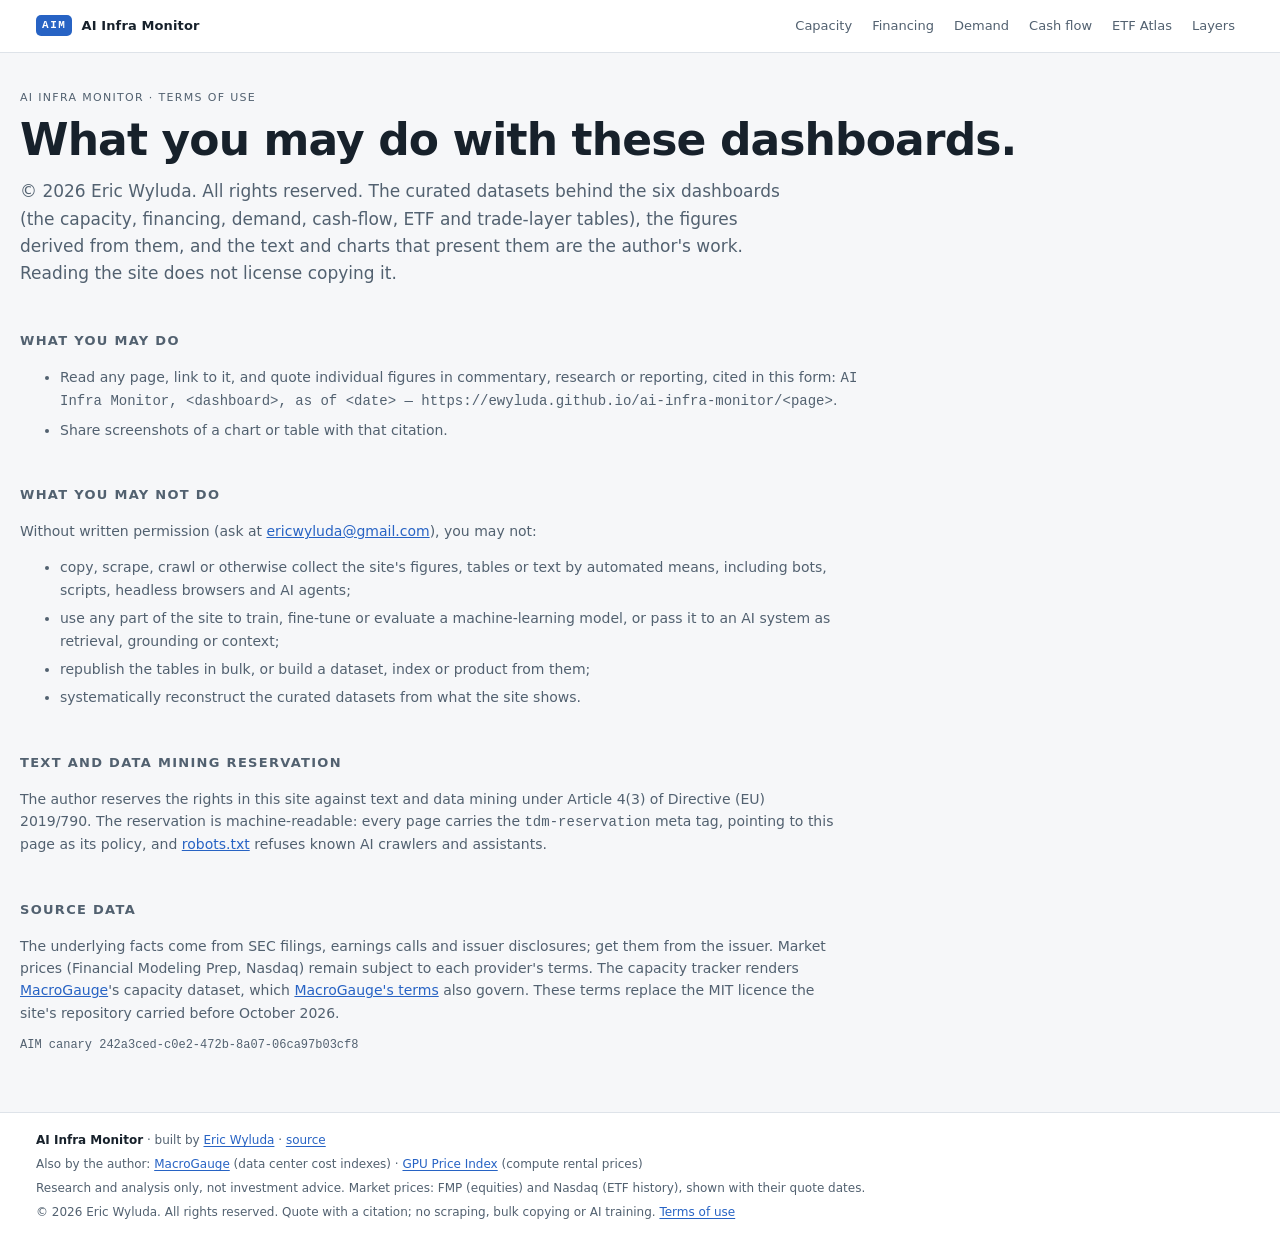
<file: site/terms.html>
<!doctype html>
<html lang="en">
<head>
<meta charset="utf-8" />
<meta name="viewport" content="width=device-width, initial-scale=1" />
<title>Terms of use · AI Infra Monitor</title>
<!-- © 2026 Eric Wyluda. All rights reserved. Terms: https://ewyluda.github.io/ai-infra-monitor/terms.html · AIM canary 242a3ced-c0e2-472b-8a07-06ca97b03cf8 --><meta name="tdm-reservation" content="1" /><meta name="tdm-policy" content="https://ewyluda.github.io/ai-infra-monitor/terms.html" /><meta name="robots" content="noai, noimageai" /><meta name="description" content="Copyright, permitted quotation with citation, and the reservation against scraping, bulk copying and AI training." /><link rel="canonical" href="https://ewyluda.github.io/ai-infra-monitor/terms.html" /><link rel="icon" href="assets/favicon.svg" type="image/svg+xml" /><link rel="apple-touch-icon" href="assets/apple-touch-icon.png" /><meta name="theme-color" content="#F6F7F9" /><meta property="og:type" content="website" /><meta property="og:site_name" content="AI Infra Monitor" /><meta property="og:title" content="Terms of use · AI Infra Monitor" /><meta property="og:description" content="Copyright, permitted quotation with citation, and the reservation against scraping, bulk copying and AI training." /><meta property="og:url" content="https://ewyluda.github.io/ai-infra-monitor/terms.html" /><meta property="og:image" content="https://ewyluda.github.io/ai-infra-monitor/assets/og-image.png" /><meta property="og:image:width" content="1200" /><meta property="og:image:height" content="630" /><meta property="og:image:alt" content="AI Infra Monitor: who is building the AI buildout, and how it is funded." /><meta name="twitter:card" content="summary_large_image" />
<link rel="stylesheet" href="assets/brand.css" />
</head>
<body class="aim-page">
<header class="aim-bar"><div class="aim-bar-in"><a class="aim-brand" href="index.html"><span class="aim-mark">AIM</span><span>AI Infra Monitor</span></a><nav class="aim-nav" aria-label="Dashboards"><a href="neocloud-capacity-tracker.html">Capacity</a><a href="neocloud-financing-ledger.html">Financing</a><a href="ai-demand-monitor.html">Demand</a><a href="ai-cash-flow-monitor.html">Cash flow</a><a href="ai-infrastructure-etf-atlas.html">ETF Atlas</a><a href="ai-trade-layer-index.html">Layers</a></nav></div></header>
<main class="aim-main">
<p class="aim-kicker">AI Infra Monitor · Terms of use</p>
<h1>What you may do with these dashboards.</h1>
<p class="aim-lede">© 2026 Eric Wyluda. All rights reserved. The curated datasets behind the six dashboards (the capacity, financing, demand, cash-flow,
ETF and trade-layer tables), the figures derived from them, and the text and charts that present them are the author's
work. Reading the site does not license copying it.</p>
<section class="aim-section"><h3>What you may do</h3><ul class="aim-method">
<li>Read any page, link to it, and quote individual figures in commentary, research or reporting, cited in this form:
<code>AI Infra Monitor, &lt;dashboard&gt;, as of &lt;date&gt; — https://ewyluda.github.io/ai-infra-monitor/&lt;page&gt;</code>.</li>
<li>Share screenshots of a chart or table with that citation.</li>
</ul></section>
<section class="aim-section"><h3>What you may not do</h3>
<p class="aim-method">Without written permission (ask at <a href="mailto:ericwyluda@gmail.com">ericwyluda@gmail.com</a>), you may not:</p>
<ul class="aim-method">
<li>copy, scrape, crawl or otherwise collect the site's figures, tables or text by automated means, including bots,
scripts, headless browsers and AI agents;</li>
<li>use any part of the site to train, fine-tune or evaluate a machine-learning model, or pass it to an AI system as
retrieval, grounding or context;</li>
<li>republish the tables in bulk, or build a dataset, index or product from them;</li>
<li>systematically reconstruct the curated datasets from what the site shows.</li>
</ul></section>
<section class="aim-section"><h3>Text and data mining reservation</h3>
<p class="aim-method">The author reserves the rights in this site against text and data mining under Article 4(3) of Directive (EU)
2019/790. The reservation is machine-readable: every page carries the <code>tdm-reservation</code> meta tag, pointing to
this page as its policy, and <a href="https://ewyluda.github.io/robots.txt">robots.txt</a> refuses known AI crawlers and assistants.</p></section>
<section class="aim-section"><h3>Source data</h3>
<p class="aim-method">The underlying facts come from SEC filings, earnings calls and issuer disclosures; get them from the issuer. Market
prices (Financial Modeling Prep, Nasdaq) remain subject to each provider's terms. The capacity tracker renders
<a href="https://macrogauge.vercel.app/capacity">MacroGauge</a>'s capacity dataset, which
<a href="https://macrogauge.vercel.app/terms">MacroGauge's terms</a> also govern. These terms replace the MIT licence the
site's repository carried before October 2026.</p>
<p class="aim-method aim-canary">AIM canary 242a3ced-c0e2-472b-8a07-06ca97b03cf8</p></section>
</main>
<footer class="aim-foot"><div class="aim-foot-in"><div><b>AI Infra Monitor</b> · built by <a href="https://github.com/ewyluda">Eric Wyluda</a> · <a href="https://github.com/ewyluda/ai-infra-monitor">source</a></div><div>Also by the author: <a href="https://macrogauge-cloudten.vercel.app/datacenter">MacroGauge</a> (data center cost indexes) · <a href="https://ewyluda.github.io/gpu-price-index/">GPU Price Index</a> (compute rental prices)</div><div>Research and analysis only, not investment advice. Market prices: FMP (equities) and Nasdaq (ETF history), shown with their quote dates.</div><div>© 2026 Eric Wyluda. All rights reserved. Quote with a citation; no scraping, bulk copying or AI training. <a href="terms.html">Terms of use</a></div></div></footer>
</body>
</html>
</file>
<file: site/assets/brand.css>
/* AI Infra Monitor brand layer. Light-only, like MacroGauge; a dark variant needs a second
   chart color map per page and is deferred.
   Tokens come from MacroGauge (site/src/app/globals.css) under an --aim- prefix so they never
   collide with a dashboard's own --bg/--muted variables. Selectors are .aim-* only (plus the
   reduced-motion rule at the end): this file must not restyle the dashboards it is injected into.
   Per-page convergence onto these tokens lives in themes/<page>.css. */
:root {
  --aim-bg: #F6F7F9;
  --aim-card: #FFFFFF;
  --aim-border: #DEE3E9;
  --aim-text: #17212B;
  --aim-muted: #526170;
  --aim-chip: #EEF2F6;
  --aim-sky: #2763C4;
  --aim-amber: #9A6210;
  --aim-red: #BB4545;
  --aim-emerald: #147A63;
  --aim-violet: #7356A8;
  --aim-sans: ui-sans-serif, -apple-system, system-ui, "Segoe UI", sans-serif;
  --aim-mono: ui-monospace, SFMono-Regular, Menlo, monospace;
  --aim-sky-wash: #E9EFF8;
  --aim-row-hover: #F4F7FB;
  --aim-shadow: 0 8px 24px rgba(23, 33, 43, .10);
  --aim-ease: cubic-bezier(.2, .7, .3, 1);
}
/* Hub chrome injected into every dashboard */
.aim-bar, .aim-foot { font: 13px/1.5 var(--aim-sans); color: var(--aim-text); background: var(--aim-card); box-sizing: border-box; }
.aim-bar *, .aim-foot * { box-sizing: border-box; }
.aim-bar { border-bottom: 1px solid var(--aim-border); position: relative; z-index: 50; }
.aim-bar-in, .aim-foot-in { max-width: 1240px; margin: 0 auto; padding: 10px 16px; display: flex; flex-wrap: wrap; align-items: center; gap: 8px 18px; }
.aim-bar-in { justify-content: space-between; }
.aim-brand { display: inline-flex; align-items: center; gap: 9px; color: var(--aim-text); text-decoration: none; font-weight: 650; letter-spacing: .01em; }
.aim-mark { font: 700 11px/1 var(--aim-mono); letter-spacing: .14em; color: var(--aim-card); background: var(--aim-sky); border-radius: 5px; padding: 5px 6px; }
.aim-nav { display: flex; flex-wrap: wrap; gap: 2px; }
.aim-nav a { color: var(--aim-muted); text-decoration: none; padding: 6px 9px; border-radius: 7px; white-space: nowrap; }
.aim-nav a:hover { color: var(--aim-text); }
.aim-nav a[aria-current="page"] { color: var(--aim-text); background: var(--aim-chip); }
.aim-nav a:focus-visible, .aim-brand:focus-visible, .aim-foot a:focus-visible { outline: 2px solid var(--aim-sky); outline-offset: 1px; }
.aim-foot { border-top: 1px solid var(--aim-border); margin-top: 40px; }
.aim-foot-in { flex-direction: column; align-items: flex-start; gap: 6px; padding: 18px 16px 22px; color: var(--aim-muted); font-size: 12px; }
.aim-foot a { color: var(--aim-sky); text-decoration: underline; text-underline-offset: 2px; }
.aim-foot a:hover { text-decoration: underline; }
.aim-foot b { color: var(--aim-text); }

/* Hub landing page */
.aim-page { margin: 0; background: var(--aim-bg); color: var(--aim-text); font: 15px/1.6 var(--aim-sans); }
.aim-main { max-width: 1240px; margin: 0 auto; padding: 36px 16px 8px; }
.aim-kicker { color: var(--aim-muted); font-size: 11px; letter-spacing: .12em; text-transform: uppercase; margin: 0 0 10px; }
.aim-main h1 { font-size: clamp(30px, 5vw, 44px); line-height: 1.1; letter-spacing: -.02em; margin: 0 0 14px; }
.aim-lede { color: var(--aim-muted); max-width: 760px; font-size: 17px; margin: 0 0 30px; }
.aim-grid { display: grid; grid-template-columns: repeat(3, minmax(0, 1fr)); gap: 14px; }
@media (max-width: 1079px) { .aim-grid { grid-template-columns: repeat(2, minmax(0, 1fr)); } }
@media (max-width: 639px) { .aim-grid { grid-template-columns: minmax(0, 1fr); } }
.aim-card { display: flex; flex-direction: column; gap: 8px; background: var(--aim-card); border: 1px solid var(--aim-border); border-radius: 11px; padding: 18px; color: inherit; text-decoration: none;
  transition: border-color .15s var(--aim-ease), box-shadow .2s var(--aim-ease); }
.aim-card:hover { border-color: #B5C9EA; box-shadow: 0 6px 24px rgba(23, 33, 43, .06); }
.aim-card:hover h2 { color: var(--aim-sky); }
.aim-card h2 { transition: color .15s var(--aim-ease); }
.aim-card:focus-visible { outline: 2px solid var(--aim-sky); outline-offset: 2px; }
.aim-card-tag { color: var(--aim-sky); font: 600 10.5px/1 var(--aim-mono); letter-spacing: .1em; text-transform: uppercase; }
.aim-card h2 { font-size: 19px; line-height: 1.25; margin: 0; }
.aim-card p { color: var(--aim-muted); font-size: 13.5px; margin: 0; }
.aim-stat { margin-top: auto; padding-top: 10px; border-top: 1px solid var(--aim-border); display: flex; flex-wrap: wrap; justify-content: space-between; gap: 6px; font-size: 12px; color: var(--aim-muted); }
.aim-stat b { color: var(--aim-text); font-variant-numeric: tabular-nums; font-size: 14px; }
.aim-stat .aim-asof { flex-basis: 100%; }
/* Card previews, built at export time: decorative thumbnails of each dashboard's lead chart */
.aim-preview { margin: 6px 0 4px; display: flex; flex-direction: column; gap: 7px; }
.aim-preview-plot { display: block; width: 100%; height: 64px; overflow: visible; }
.aim-preview-cap { display: flex; flex-wrap: wrap; align-items: center; gap: 3px 10px; font-size: 11.5px; line-height: 1.35; color: var(--aim-muted); }
.aim-key { display: inline-flex; align-items: center; gap: 5px; }
.aim-key i { width: 8px; height: 8px; border-radius: 2px; flex: none; }
.aim-hbar { display: grid; grid-template-columns: minmax(0, 1fr) auto; gap: 3px 10px; font-size: 12px; color: var(--aim-muted); }
.aim-hbar b { color: var(--aim-text); font-variant-numeric: tabular-nums; font-weight: 600; }
.aim-hbar-track { grid-column: 1 / -1; display: flex; height: 12px; border-radius: 3px; background: #F1F4F7; overflow: hidden; }
.aim-hbar-track i { display: block; height: 100%; }
.aim-hbar-track i + i { box-shadow: inset 1px 0 0 var(--aim-card); }
.aim-seg-op { background: #9A6210; }
.aim-seg-con { background: #2763C4; }
.aim-seg-plan { background: repeating-linear-gradient(135deg, #C9D1DA 0 3px, #E3E8EE 3px 6px); }
.aim-section { margin-top: 44px; }
.aim-section h3 { font-size: 13px; letter-spacing: .1em; text-transform: uppercase; color: var(--aim-muted); margin: 0 0 12px; }
.aim-trio { display: grid; grid-template-columns: repeat(auto-fit, minmax(220px, 1fr)); gap: 12px; }
.aim-trio a, .aim-trio div { background: var(--aim-card); border: 1px solid var(--aim-border); border-radius: 10px; padding: 14px; color: inherit; text-decoration: none; font-size: 13.5px; transition: border-color .15s var(--aim-ease); }
.aim-trio a:hover { border-color: #B5C9EA; }
.aim-trio a strong { color: var(--aim-sky); }
.aim-trio div { background: transparent; border-style: dashed; } /* this site: not a link */
.aim-trio strong { display: block; margin-bottom: 4px; }
.aim-trio span { color: var(--aim-muted); }
.aim-method { color: var(--aim-muted); max-width: 820px; font-size: 14px; }
.aim-method li { margin-bottom: 6px; }
.aim-method a { color: var(--aim-sky); }
.aim-canary { font: 12px var(--aim-mono); }
.aim-tour-link { margin: -16px 0 24px; font-size: 15px; }
.aim-tour-link a { color: var(--aim-sky); font-weight: 600; text-decoration: none; }
.aim-tour-link a:hover { text-decoration: underline; }
.aim-tour { display: block; width: 100%; max-width: 960px; height: auto; border: 1px solid var(--aim-border); border-radius: 11px; background: #0D1A2B; }
.aim-note { margin-top: 18px; padding: 12px 14px; border: 1px solid color-mix(in srgb, var(--aim-amber) 35%, var(--aim-border)); background: color-mix(in srgb, var(--aim-amber) 6%, transparent); border-radius: 9px; font-size: 13px; color: var(--aim-muted); }

/* Shared kit (assets/aim.js): one tooltip and sortable headers on every dashboard. The tooltip is
   MacroGauge's hover card (the capacity page's .cap-tip). */
.aim-tip { position: fixed; left: 0; top: 0; z-index: 1000; max-width: min(340px, calc(100vw - 24px)); pointer-events: none;
  background: var(--aim-card); color: var(--aim-text); border: 1px solid var(--aim-border); border-radius: 6px; box-shadow: var(--aim-shadow);
  padding: 10px 12px; font: 13px/1.5 var(--aim-sans); letter-spacing: 0; text-transform: none; text-align: left; white-space: pre-line;
  font-variant-numeric: tabular-nums; opacity: 0; transition: opacity .12s var(--aim-ease); }
.aim-tip.on { opacity: 1; }
.aim-sort { all: unset; box-sizing: border-box; display: inline-flex; align-items: center; gap: 5px; cursor: pointer; border-radius: 4px;
  font: inherit; color: inherit; letter-spacing: inherit; text-transform: inherit; text-align: inherit; }
.aim-sort-r { flex-direction: row-reverse; }
.aim-sort:hover { color: var(--aim-text); }
.aim-sort:focus-visible { outline: 2px solid var(--aim-sky); outline-offset: 2px; }
.aim-sort-ind { flex: none; width: 8px; height: 10px; opacity: .35; transition: opacity .15s var(--aim-ease);
  background: no-repeat center/8px 10px url("data:image/svg+xml,%3Csvg xmlns='http://www.w3.org/2000/svg' viewBox='0 0 8 10'%3E%3Cpath d='M4 0 7.5 4h-7zM4 10 .5 6h7z' fill='%23526170'/%3E%3C/svg%3E"); }
.aim-sort:hover .aim-sort-ind { opacity: .7; }
th[aria-sort="ascending"] .aim-sort-ind, th[aria-sort="descending"] .aim-sort-ind { opacity: 1; }
th[aria-sort="ascending"] .aim-sort-ind { background-image: url("data:image/svg+xml,%3Csvg xmlns='http://www.w3.org/2000/svg' viewBox='0 0 8 10'%3E%3Cpath d='M4 1 7.5 5.5h-7z' fill='%232763C4'/%3E%3C/svg%3E"); }
th[aria-sort="descending"] .aim-sort-ind { background-image: url("data:image/svg+xml,%3Csvg xmlns='http://www.w3.org/2000/svg' viewBox='0 0 8 10'%3E%3Cpath d='M4 9 .5 4.5h7z' fill='%232763C4'/%3E%3C/svg%3E"); }
th[aria-sort="ascending"], th[aria-sort="descending"] { color: var(--aim-text); }

/* Clamped notes: a few lines with a fade, Show more where the text overflows */
.aim-clamp { line-height: 1.5; max-height: calc(var(--aim-lines, 3) * 1.5em); overflow: hidden; }
.aim-clamp.aim-cut { -webkit-mask-image: linear-gradient(#000 calc(100% - 1.1em), rgba(0, 0, 0, .2)); mask-image: linear-gradient(#000 calc(100% - 1.1em), rgba(0, 0, 0, .2)); }
.aim-clamp.aim-open { max-height: none; }
.aim-clamp-1:not(.aim-open) { white-space: nowrap; text-overflow: ellipsis; contain: inline-size; } /* no-wrap text must not widen its table */
.aim-clamp-1.aim-cut { -webkit-mask-image: none; mask-image: none; }
.aim-more { all: unset; display: inline-block; margin-top: 3px; cursor: pointer; border-radius: 3px; font: 600 12px/1.4 var(--aim-sans); color: var(--aim-sky); }
.aim-more[hidden] { display: none; }
.aim-more:hover { text-decoration: underline; text-underline-offset: 2px; }
.aim-more:focus-visible, .aim-all:focus-visible { outline: 2px solid var(--aim-sky); outline-offset: 2px; }
.aim-all { font: 500 13px/1 var(--aim-sans); color: var(--aim-muted); background: var(--aim-card); border: 1px solid var(--aim-border); border-radius: 6px;
  padding: 8px 12px; min-height: 34px; cursor: pointer; vertical-align: middle; transition: background-color .15s var(--aim-ease), color .15s var(--aim-ease); }
.aim-all:hover { color: var(--aim-text); }
.aim-all[aria-pressed="true"] { background: var(--aim-sky-wash); color: var(--aim-sky); font-weight: 600; border-color: #B5C9EA; }

@media (prefers-reduced-motion: reduce) {
  *, *::before, *::after { transition-duration: .01ms !important; animation-duration: .01ms !important; animation-iteration-count: 1 !important; scroll-behavior: auto !important; }
}
</file>
